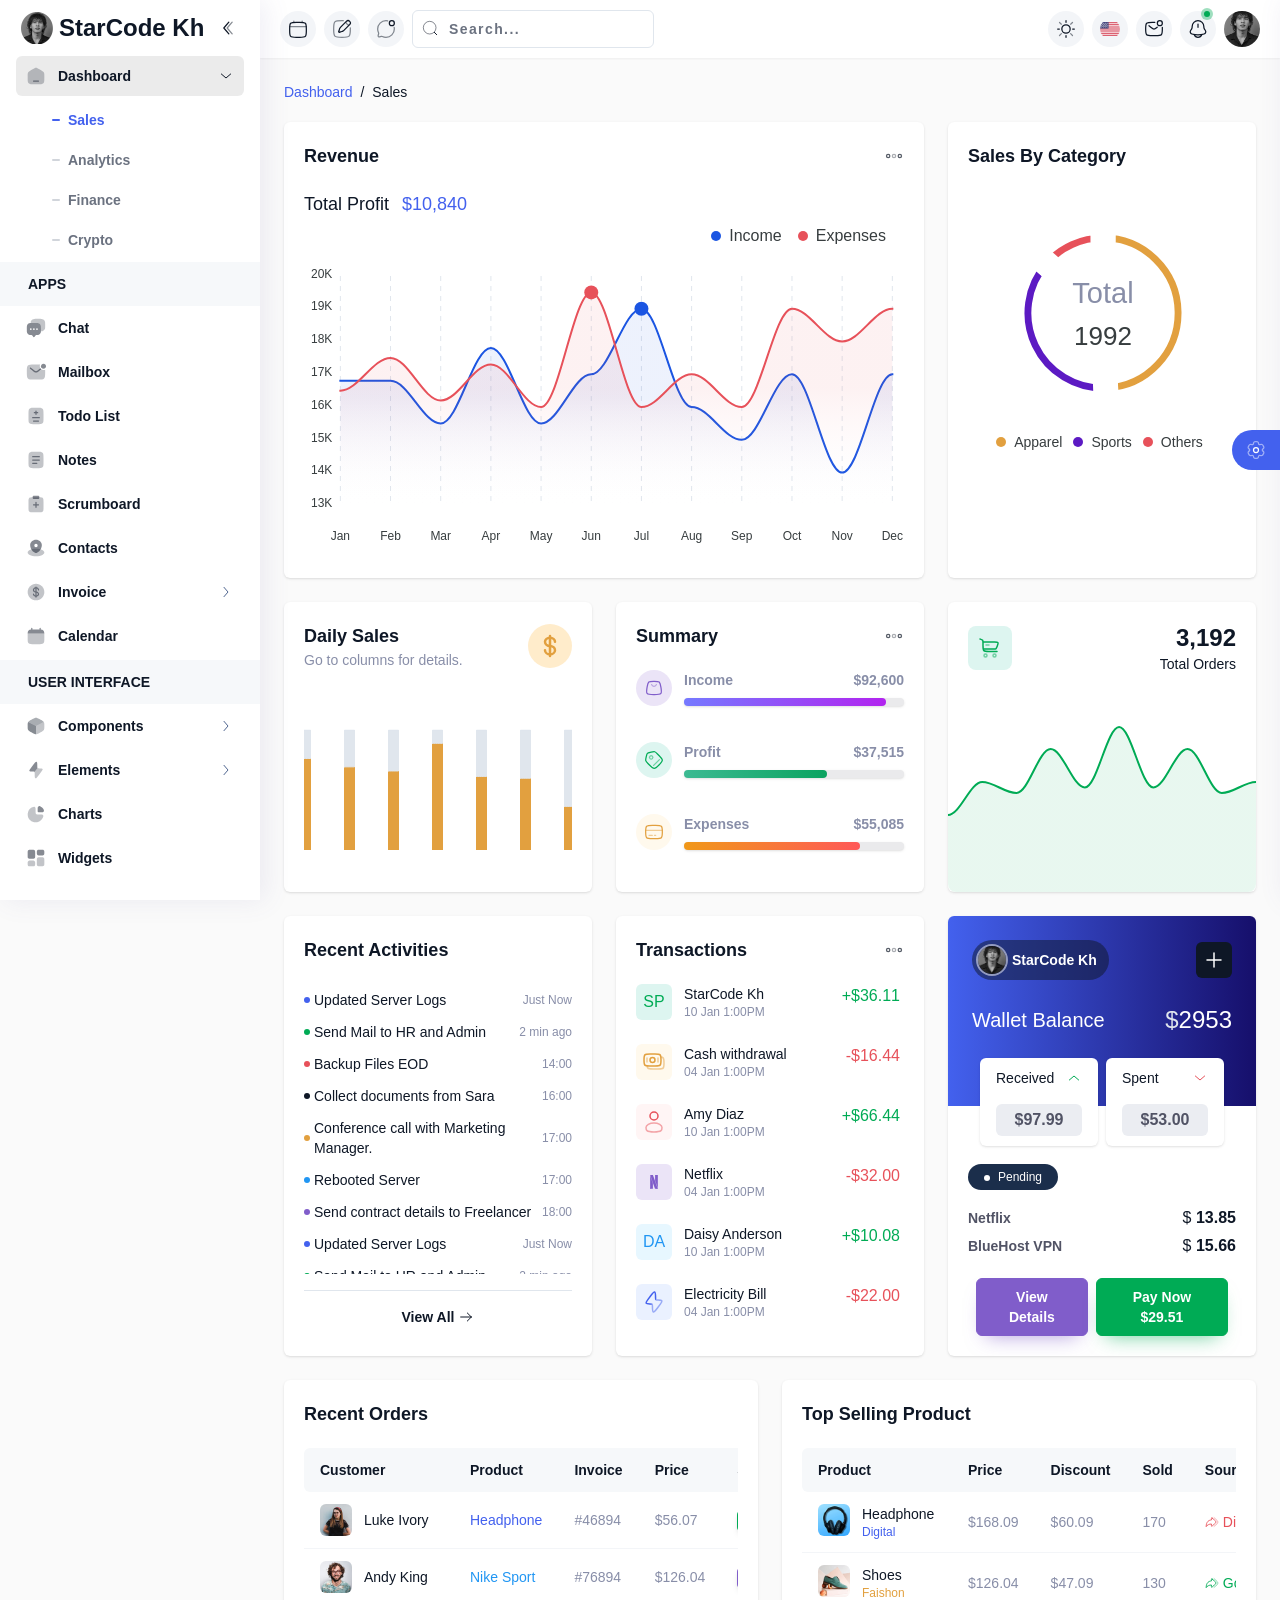
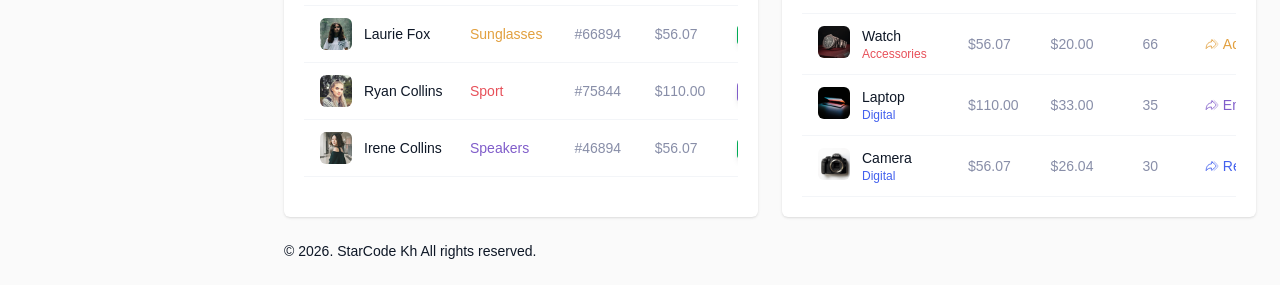
<file: Shareholder Management System/admin-template-pro-html-bootstrap-5-main/index.html>
﻿<!DOCTYPE html>
<html lang="en" dir="ltr">
    <head>
        <meta charset="utf-8">
        <meta http-equiv="X-UA-Compatible" content="IE=edge">
        <title>Dashboard Template</title>
        <meta name="viewport" content="width=device-width, initial-scale=1">
        <link rel="icon" type="image/x-icon" href="favicon.png">
        <link rel="preconnect" href="https://fonts.googleapis.com">
        <link rel="preconnect" href="https://fonts.gstatic.com" crossorigin="">
        <link href="css2?family=Nunito:wght@400;500;600;700;800&display=swap" rel="stylesheet">
        <link rel="stylesheet" type="text/css" media="screen" href="assets/css/perfect-scrollbar.min.css">
        <link rel="stylesheet" type="text/css" media="screen" href="assets/css/style.css">
        <link defer="" rel="stylesheet" type="text/css" media="screen" href="assets/css/animate.css">
        <script src="assets/js/perfect-scrollbar.min.js"></script>
        <script defer="" src="assets/js/popper.min.js"></script>
        <script defer="" src="assets/js/tippy-bundle.umd.min.js"></script>
        <script defer="" src="assets/js/sweetalert.min.js"></script>
    </head>

    <body x-data="main" class="relative overflow-x-hidden font-nunito text-sm font-normal antialiased" :class="[ $store.app.sidebar ? 'toggle-sidebar' : '', $store.app.theme === 'dark' || $store.app.isDarkMode ?  'dark' : '', $store.app.menu, $store.app.layout,$store.app.rtlClass]">
        <!-- sidebar menu overlay -->
        <div x-cloak="" class="fixed inset-0 z-50 bg-[black]/60 lg:hidden" :class="{'hidden' : !$store.app.sidebar}" @click="$store.app.toggleSidebar()"></div>

        <!-- screen loader -->
        <div class="screen_loader animate__animated fixed inset-0 z-[60] grid place-content-center bg-[#fafafa] dark:bg-[#060818]">
            <svg width="64" height="64" viewbox="0 0 135 135" xmlns="http://www.w3.org/2000/svg" fill="#4361ee">
                <path d="M67.447 58c5.523 0 10-4.477 10-10s-4.477-10-10-10-10 4.477-10 10 4.477 10 10 10zm9.448 9.447c0 5.523 4.477 10 10 10 5.522 0 10-4.477 10-10s-4.478-10-10-10c-5.523 0-10 4.477-10 10zm-9.448 9.448c-5.523 0-10 4.477-10 10 0 5.522 4.477 10 10 10s10-4.478 10-10c0-5.523-4.477-10-10-10zM58 67.447c0-5.523-4.477-10-10-10s-10 4.477-10 10 4.477 10 10 10 10-4.477 10-10z">
                    <animatetransform attributename="transform" type="rotate" from="0 67 67" to="-360 67 67" dur="2.5s" repeatcount="indefinite"></animatetransform>
                </path>
                <path d="M28.19 40.31c6.627 0 12-5.374 12-12 0-6.628-5.373-12-12-12-6.628 0-12 5.372-12 12 0 6.626 5.372 12 12 12zm30.72-19.825c4.686 4.687 12.284 4.687 16.97 0 4.686-4.686 4.686-12.284 0-16.97-4.686-4.687-12.284-4.687-16.97 0-4.687 4.686-4.687 12.284 0 16.97zm35.74 7.705c0 6.627 5.37 12 12 12 6.626 0 12-5.373 12-12 0-6.628-5.374-12-12-12-6.63 0-12 5.372-12 12zm19.822 30.72c-4.686 4.686-4.686 12.284 0 16.97 4.687 4.686 12.285 4.686 16.97 0 4.687-4.686 4.687-12.284 0-16.97-4.685-4.687-12.283-4.687-16.97 0zm-7.704 35.74c-6.627 0-12 5.37-12 12 0 6.626 5.373 12 12 12s12-5.374 12-12c0-6.63-5.373-12-12-12zm-30.72 19.822c-4.686-4.686-12.284-4.686-16.97 0-4.686 4.687-4.686 12.285 0 16.97 4.686 4.687 12.284 4.687 16.97 0 4.687-4.685 4.687-12.283 0-16.97zm-35.74-7.704c0-6.627-5.372-12-12-12-6.626 0-12 5.373-12 12s5.374 12 12 12c6.628 0 12-5.373 12-12zm-19.823-30.72c4.687-4.686 4.687-12.284 0-16.97-4.686-4.686-12.284-4.686-16.97 0-4.687 4.686-4.687 12.284 0 16.97 4.686 4.687 12.284 4.687 16.97 0z">
                    <animatetransform attributename="transform" type="rotate" from="0 67 67" to="360 67 67" dur="8s" repeatcount="indefinite"></animatetransform>
                </path>
            </svg>
        </div>

        <!-- scroll to top button -->
        <div class="fixed bottom-6 z-50 ltr:right-6 rtl:left-6" x-data="scrollToTop">
            <template x-if="showTopButton">
                <button type="button" class="btn btn-outline-primary animate-pulse rounded-full bg-[#fafafa] p-2 dark:bg-[#060818] dark:hover:bg-primary" @click="goToTop">
                    <svg width="24" height="24" class="h-4 w-4" viewbox="0 0 24 24" fill="none" xmlns="http://www.w3.org/2000/svg">
                        <path opacity="0.5" fill-rule="evenodd" clip-rule="evenodd" d="M12 20.75C12.4142 20.75 12.75 20.4142 12.75 20L12.75 10.75L11.25 10.75L11.25 20C11.25 20.4142 11.5858 20.75 12 20.75Z" fill="currentColor"></path>
                        <path d="M6.00002 10.75C5.69667 10.75 5.4232 10.5673 5.30711 10.287C5.19103 10.0068 5.25519 9.68417 5.46969 9.46967L11.4697 3.46967C11.6103 3.32902 11.8011 3.25 12 3.25C12.1989 3.25 12.3897 3.32902 12.5304 3.46967L18.5304 9.46967C18.7449 9.68417 18.809 10.0068 18.6929 10.287C18.5768 10.5673 18.3034 10.75 18 10.75L6.00002 10.75Z" fill="currentColor"></path>
                    </svg>
                </button>
            </template>
            
        </div>

        <!-- start theme customizer section -->
        <div x-data="customizer">
            <div class="fixed inset-0 z-[51] hidden bg-[black]/60 px-4 transition-[display]" :class="{'!block': showCustomizer}" @click="showCustomizer = false"></div>

            <nav class="fixed bottom-0 top-0 z-[51] w-full max-w-[400px] bg-white p-4 shadow-[5px_0_25px_0_rgba(94,92,154,0.1)] transition-[right] duration-300 ltr:-right-[400px] rtl:-left-[400px] dark:bg-[#0e1726]" :class="{'ltr:!right-0 rtl:!left-0' : showCustomizer}">
                <a href="javascript:;" class="absolute bottom-0 top-0 my-auto flex h-10 w-12 cursor-pointer items-center justify-center bg-primary text-white ltr:-left-12 ltr:rounded-bl-full ltr:rounded-tl-full rtl:-right-12 rtl:rounded-br-full rtl:rounded-tr-full" @click="showCustomizer = !showCustomizer">
                    <svg width="24" height="24" viewbox="0 0 24 24" fill="none" xmlns="http://www.w3.org/2000/svg" class="h-5 w-5 animate-[spin_3s_linear_infinite]">
                        <circle cx="12" cy="12" r="3" stroke="currentColor" stroke-width="1.5"></circle>
                        <path opacity="0.5" d="M13.7654 2.15224C13.3978 2 12.9319 2 12 2C11.0681 2 10.6022 2 10.2346 2.15224C9.74457 2.35523 9.35522 2.74458 9.15223 3.23463C9.05957 3.45834 9.0233 3.7185 9.00911 4.09799C8.98826 4.65568 8.70226 5.17189 8.21894 5.45093C7.73564 5.72996 7.14559 5.71954 6.65219 5.45876C6.31645 5.2813 6.07301 5.18262 5.83294 5.15102C5.30704 5.08178 4.77518 5.22429 4.35436 5.5472C4.03874 5.78938 3.80577 6.1929 3.33983 6.99993C2.87389 7.80697 2.64092 8.21048 2.58899 8.60491C2.51976 9.1308 2.66227 9.66266 2.98518 10.0835C3.13256 10.2756 3.3397 10.437 3.66119 10.639C4.1338 10.936 4.43789 11.4419 4.43786 12C4.43783 12.5581 4.13375 13.0639 3.66118 13.3608C3.33965 13.5629 3.13248 13.7244 2.98508 13.9165C2.66217 14.3373 2.51966 14.8691 2.5889 15.395C2.64082 15.7894 2.87379 16.193 3.33973 17C3.80568 17.807 4.03865 18.2106 4.35426 18.4527C4.77508 18.7756 5.30694 18.9181 5.83284 18.8489C6.07289 18.8173 6.31632 18.7186 6.65204 18.5412C7.14547 18.2804 7.73556 18.27 8.2189 18.549C8.70224 18.8281 8.98826 19.3443 9.00911 19.9021C9.02331 20.2815 9.05957 20.5417 9.15223 20.7654C9.35522 21.2554 9.74457 21.6448 10.2346 21.8478C10.6022 22 11.0681 22 12 22C12.9319 22 13.3978 22 13.7654 21.8478C14.2554 21.6448 14.6448 21.2554 14.8477 20.7654C14.9404 20.5417 14.9767 20.2815 14.9909 19.902C15.0117 19.3443 15.2977 18.8281 15.781 18.549C16.2643 18.2699 16.8544 18.2804 17.3479 18.5412C17.6836 18.7186 17.927 18.8172 18.167 18.8488C18.6929 18.9181 19.2248 18.7756 19.6456 18.4527C19.9612 18.2105 20.1942 17.807 20.6601 16.9999C21.1261 16.1929 21.3591 15.7894 21.411 15.395C21.4802 14.8691 21.3377 14.3372 21.0148 13.9164C20.8674 13.7243 20.6602 13.5628 20.3387 13.3608C19.8662 13.0639 19.5621 12.558 19.5621 11.9999C19.5621 11.4418 19.8662 10.9361 20.3387 10.6392C20.6603 10.4371 20.8675 10.2757 21.0149 10.0835C21.3378 9.66273 21.4803 9.13087 21.4111 8.60497C21.3592 8.21055 21.1262 7.80703 20.6602 7C20.1943 6.19297 19.9613 5.78945 19.6457 5.54727C19.2249 5.22436 18.693 5.08185 18.1671 5.15109C17.9271 5.18269 17.6837 5.28136 17.3479 5.4588C16.8545 5.71959 16.2644 5.73002 15.7811 5.45096C15.2977 5.17191 15.0117 4.65566 14.9909 4.09794C14.9767 3.71848 14.9404 3.45833 14.8477 3.23463C14.6448 2.74458 14.2554 2.35523 13.7654 2.15224Z" stroke="currentColor" stroke-width="1.5"></path>
                    </svg>
                </a>
                <div class="perfect-scrollbar h-full overflow-y-auto overflow-x-hidden">
                    <div class="relative pb-5 text-center">
                        <a href="javascript:;" class="absolute top-0 opacity-30 hover:opacity-100 ltr:right-0 rtl:left-0 dark:text-white" @click="showCustomizer = false">
                            <svg xmlns="http://www.w3.org/2000/svg" width="24px" height="24px" viewbox="0 0 24 24" fill="none" stroke="currentColor" stroke-width="1.5" stroke-linecap="round" stroke-linejoin="round" class="h-5 w-5">
                                <line x1="18" y1="6" x2="6" y2="18"></line>
                                <line x1="6" y1="6" x2="18" y2="18"></line>
                            </svg>
                        </a>
                        <h4 class="mb-1 dark:text-white">TEMPLATE CUSTOMIZER</h4>
                        <p class="text-white-dark">Set preferences that will be cookied for your live preview demonstration.</p>
                    </div>
                    <div class="mb-3 rounded-md border border-dashed border-[#e0e6ed] p-3 dark:border-[#1b2e4b]">
                        <h5 class="mb-1 text-base leading-none dark:text-white">Color Scheme</h5>
                        <p class="text-xs text-white-dark">Overall light or dark presentation.</p>
                        <div class="mt-3 grid grid-cols-3 gap-2">
                            <button type="button" class="btn" :class="[$store.app.theme === 'light' ? 'btn-primary' :'btn-outline-primary']" @click="$store.app.toggleTheme('light')">
                                <svg width="20" height="20" viewbox="0 0 24 24" fill="none" xmlns="http://www.w3.org/2000/svg" class="h-5 w-5 shrink-0 ltr:mr-2 rtl:ml-2">
                                    <circle cx="12" cy="12" r="5" stroke="currentColor" stroke-width="1.5"></circle>
                                    <path d="M12 2V4" stroke="currentColor" stroke-width="1.5" stroke-linecap="round"></path>
                                    <path d="M12 20V22" stroke="currentColor" stroke-width="1.5" stroke-linecap="round"></path>
                                    <path d="M4 12L2 12" stroke="currentColor" stroke-width="1.5" stroke-linecap="round"></path>
                                    <path d="M22 12L20 12" stroke="currentColor" stroke-width="1.5" stroke-linecap="round"></path>
                                    <path opacity="0.5" d="M19.7778 4.22266L17.5558 6.25424" stroke="currentColor" stroke-width="1.5" stroke-linecap="round"></path>
                                    <path opacity="0.5" d="M4.22217 4.22266L6.44418 6.25424" stroke="currentColor" stroke-width="1.5" stroke-linecap="round"></path>
                                    <path opacity="0.5" d="M6.44434 17.5557L4.22211 19.7779" stroke="currentColor" stroke-width="1.5" stroke-linecap="round"></path>
                                    <path opacity="0.5" d="M19.7778 19.7773L17.5558 17.5551" stroke="currentColor" stroke-width="1.5" stroke-linecap="round"></path>
                                </svg>
                                Light
                            </button>
                            <button type="button" class="btn" :class="[$store.app.theme === 'dark' ? 'btn-primary' :'btn-outline-primary']" @click="$store.app.toggleTheme('dark')">
                                <svg width="20" height="20" viewbox="0 0 24 24" fill="none" xmlns="http://www.w3.org/2000/svg" class="h-5 w-5 shrink-0 ltr:mr-2 rtl:ml-2">
                                    <path d="M21.0672 11.8568L20.4253 11.469L21.0672 11.8568ZM12.1432 2.93276L11.7553 2.29085V2.29085L12.1432 2.93276ZM21.25 12C21.25 17.1086 17.1086 21.25 12 21.25V22.75C17.9371 22.75 22.75 17.9371 22.75 12H21.25ZM12 21.25C6.89137 21.25 2.75 17.1086 2.75 12H1.25C1.25 17.9371 6.06294 22.75 12 22.75V21.25ZM2.75 12C2.75 6.89137 6.89137 2.75 12 2.75V1.25C6.06294 1.25 1.25 6.06294 1.25 12H2.75ZM15.5 14.25C12.3244 14.25 9.75 11.6756 9.75 8.5H8.25C8.25 12.5041 11.4959 15.75 15.5 15.75V14.25ZM20.4253 11.469C19.4172 13.1373 17.5882 14.25 15.5 14.25V15.75C18.1349 15.75 20.4407 14.3439 21.7092 12.2447L20.4253 11.469ZM9.75 8.5C9.75 6.41182 10.8627 4.5828 12.531 3.57467L11.7553 2.29085C9.65609 3.5593 8.25 5.86509 8.25 8.5H9.75ZM12 2.75C11.9115 2.75 11.8077 2.71008 11.7324 2.63168C11.6686 2.56527 11.6538 2.50244 11.6503 2.47703C11.6461 2.44587 11.6482 2.35557 11.7553 2.29085L12.531 3.57467C13.0342 3.27065 13.196 2.71398 13.1368 2.27627C13.0754 1.82126 12.7166 1.25 12 1.25V2.75ZM21.7092 12.2447C21.6444 12.3518 21.5541 12.3539 21.523 12.3497C21.4976 12.3462 21.4347 12.3314 21.3683 12.2676C21.2899 12.1923 21.25 12.0885 21.25 12H22.75C22.75 11.2834 22.1787 10.9246 21.7237 10.8632C21.286 10.804 20.7293 10.9658 20.4253 11.469L21.7092 12.2447Z" fill="currentColor"></path>
                                </svg>
                                Dark
                            </button>
                            <button type="button" class="btn" :class="[$store.app.theme === 'system' ? 'btn-primary' :'btn-outline-primary']" @click="$store.app.toggleTheme('system')">
                                <svg width="20" height="20" viewbox="0 0 24 24" fill="none" xmlns="http://www.w3.org/2000/svg" class="h-5 w-5 shrink-0 ltr:mr-2 rtl:ml-2">
                                    <path d="M3 9C3 6.17157 3 4.75736 3.87868 3.87868C4.75736 3 6.17157 3 9 3H15C17.8284 3 19.2426 3 20.1213 3.87868C21 4.75736 21 6.17157 21 9V14C21 15.8856 21 16.8284 20.4142 17.4142C19.8284 18 18.8856 18 17 18H7C5.11438 18 4.17157 18 3.58579 17.4142C3 16.8284 3 15.8856 3 14V9Z" stroke="currentColor" stroke-width="1.5"></path>
                                    <path opacity="0.5" d="M22 21H2" stroke="currentColor" stroke-width="1.5" stroke-linecap="round"></path>
                                    <path opacity="0.5" d="M15 15H9" stroke="currentColor" stroke-width="1.5" stroke-linecap="round"></path>
                                </svg>
                                System
                            </button>
                        </div>
                    </div>

                    <div class="mb-3 rounded-md border border-dashed border-[#e0e6ed] p-3 dark:border-[#1b2e4b]">
                        <h5 class="mb-1 text-base leading-none dark:text-white">Navigation Position</h5>
                        <p class="text-xs text-white-dark">Select the primary navigation paradigm for your app.</p>
                        <div class="mt-3 grid grid-cols-3 gap-2">
                            <button type="button" class="btn" :class="[$store.app.menu === 'horizontal' ? 'btn-primary' :'btn-outline-primary']" @click="$store.app.toggleMenu('horizontal')">
                                Horizontal
                            </button>
                            <button type="button" class="btn" :class="[$store.app.menu === 'vertical' ? 'btn-primary' :'btn-outline-primary']" @click="$store.app.toggleMenu('vertical')">
                                Vertical
                            </button>
                            <button type="button" class="btn" :class="[$store.app.menu === 'collapsible-vertical' ? 'btn-primary' :'btn-outline-primary']" @click="$store.app.toggleMenu('collapsible-vertical')">
                                Collapsible
                            </button>
                        </div>
                        <div class="mt-5 text-primary">
                            <label class="mb-0 inline-flex">
                                <input x-model="$store.app.semidark" type="checkbox" :value="true" class="form-checkbox" @change="$store.app.toggleSemidark()">
                                <span>Semi Dark (Sidebar & Header)</span>
                            </label>
                        </div>
                    </div>
                    <div class="mb-3 rounded-md border border-dashed border-[#e0e6ed] p-3 dark:border-[#1b2e4b]">
                        <h5 class="mb-1 text-base leading-none dark:text-white">Layout Style</h5>
                        <p class="text-xs text-white-dark">Select the primary layout style for your app.</p>
                        <div class="mt-3 flex gap-2">
                            <button type="button" class="btn flex-auto" :class="[$store.app.layout === 'boxed-layout' ? 'btn-primary' :'btn-outline-primary']" @click="$store.app.toggleLayout('boxed-layout')">
                                Box
                            </button>
                            <button type="button" class="btn flex-auto" :class="[$store.app.layout === 'full' ? 'btn-primary' :'btn-outline-primary']" @click="$store.app.toggleLayout('full')">
                                Full
                            </button>
                        </div>
                    </div>
                    <div class="mb-3 rounded-md border border-dashed border-[#e0e6ed] p-3 dark:border-[#1b2e4b]">
                        <h5 class="mb-1 text-base leading-none dark:text-white">Direction</h5>
                        <p class="text-xs text-white-dark">Select the direction for your app.</p>
                        <div class="mt-3 flex gap-2">
                            <button type="button" class="btn flex-auto" :class="[$store.app.rtlClass === 'ltr' ? 'btn-primary' :'btn-outline-primary']" @click="$store.app.toggleRTL('ltr')">
                                LTR
                            </button>
                            <button type="button" class="btn flex-auto" :class="[$store.app.rtlClass === 'rtl' ? 'btn-primary' :'btn-outline-primary']" @click="$store.app.toggleRTL('rtl')">
                                RTL
                            </button>
                        </div>
                    </div>

                    <div class="mb-3 rounded-md border border-dashed border-[#e0e6ed] p-3 dark:border-[#1b2e4b]">
                        <h5 class="mb-1 text-base leading-none dark:text-white">Navbar Type</h5>
                        <p class="text-xs text-white-dark">Sticky or Floating.</p>
                        <div class="mt-3 flex items-center gap-3 text-primary">
                            <label class="mb-0 inline-flex">
                                <input x-model="$store.app.navbar" type="radio" value="navbar-sticky" class="form-radio" @change="$store.app.toggleNavbar()">
                                <span>Sticky</span>
                            </label>
                            <label class="mb-0 inline-flex">
                                <input x-model="$store.app.navbar" type="radio" value="navbar-floating" class="form-radio" @change="$store.app.toggleNavbar()">
                                <span>Floating</span>
                            </label>
                            <label class="mb-0 inline-flex">
                                <input x-model="$store.app.navbar" type="radio" value="navbar-static" class="form-radio" @change="$store.app.toggleNavbar()">
                                <span>Static</span>
                            </label>
                        </div>
                    </div>

                    <div class="mb-3 rounded-md border border-dashed border-[#e0e6ed] p-3 dark:border-[#1b2e4b]">
                        <h5 class="mb-1 text-base leading-none dark:text-white">Router Transition</h5>
                        <p class="text-xs text-white-dark">Animation of main content.</p>
                        <div class="mt-3">
                            <select x-model="$store.app.animation" class="form-select border-primary text-primary" @change="$store.app.toggleAnimation()">
                                <option value="">None</option>
                                <option value="animate__fadeIn">Fade</option>
                                <option value="animate__fadeInDown">Fade Down</option>
                                <option value="animate__fadeInUp">Fade Up</option>
                                <option value="animate__fadeInLeft">Fade Left</option>
                                <option value="animate__fadeInRight">Fade Right</option>
                                <option value="animate__slideInDown">Slide Down</option>
                                <option value="animate__slideInLeft">Slide Left</option>
                                <option value="animate__slideInRight">Slide Right</option>
                                <option value="animate__zoomIn">Zoom In</option>
                            </select>
                        </div>
                    </div>
                </div>
            </nav>
        </div>
        <!-- end theme customizer section -->

        <div class="main-container min-h-screen text-black dark:text-white-dark" :class="[$store.app.navbar]">
            <!-- start sidebar section -->
            <div :class="{'dark text-white-dark' : $store.app.semidark}">
                <nav x-data="sidebar" class="sidebar fixed bottom-0 top-0 z-50 h-full min-h-screen w-[260px] shadow-[5px_0_25px_0_rgba(94,92,154,0.1)] transition-all duration-300">
                    <div class="h-full bg-white dark:bg-[#0e1726]">
                        <div class="flex items-center justify-between px-4 py-3">
                            <a href="index.html" class="main-logo flex shrink-0 items-center">
                                <img class="ml-[5px] w-8 flex-none" src="assets/images/logo.png" alt="image">
                                <span class="align-middle text-2xl font-semibold ltr:ml-1.5 rtl:mr-1.5 dark:text-white-light lg:inline">StarCode Kh</span>
                            </a>
                            <a href="javascript:;" class="collapse-icon flex h-8 w-8 items-center rounded-full transition duration-300 hover:bg-gray-500/10 rtl:rotate-180 dark:text-white-light dark:hover:bg-dark-light/10" @click="$store.app.toggleSidebar()">
                                <svg class="m-auto h-5 w-5" width="20" height="20" viewbox="0 0 24 24" fill="none" xmlns="http://www.w3.org/2000/svg">
                                    <path d="M13 19L7 12L13 5" stroke="currentColor" stroke-width="1.5" stroke-linecap="round" stroke-linejoin="round"></path>
                                    <path opacity="0.5" d="M16.9998 19L10.9998 12L16.9998 5" stroke="currentColor" stroke-width="1.5" stroke-linecap="round" stroke-linejoin="round"></path>
                                </svg>
                            </a>
                        </div>
                        <ul class="perfect-scrollbar relative h-[calc(100vh-80px)] space-y-0.5 overflow-y-auto overflow-x-hidden p-4 py-0 font-semibold" x-data="{ activeDropdown: 'dashboard' }">
                            <li class="menu nav-item">
                                <button type="button" class="nav-link group" :class="{'active' : activeDropdown === 'dashboard'}" @click="activeDropdown === 'dashboard' ? activeDropdown = null : activeDropdown = 'dashboard'">
                                    <div class="flex items-center">
                                        <svg class="shrink-0 group-hover:!text-primary" width="20" height="20" viewbox="0 0 24 24" fill="none" xmlns="http://www.w3.org/2000/svg">
                                            <path opacity="0.5" d="M2 12.2039C2 9.91549 2 8.77128 2.5192 7.82274C3.0384 6.87421 3.98695 6.28551 5.88403 5.10813L7.88403 3.86687C9.88939 2.62229 10.8921 2 12 2C13.1079 2 14.1106 2.62229 16.116 3.86687L18.116 5.10812C20.0131 6.28551 20.9616 6.87421 21.4808 7.82274C22 8.77128 22 9.91549 22 12.2039V13.725C22 17.6258 22 19.5763 20.8284 20.7881C19.6569 22 17.7712 22 14 22H10C6.22876 22 4.34315 22 3.17157 20.7881C2 19.5763 2 17.6258 2 13.725V12.2039Z" fill="currentColor"></path>
                                            <path d="M9 17.25C8.58579 17.25 8.25 17.5858 8.25 18C8.25 18.4142 8.58579 18.75 9 18.75H15C15.4142 18.75 15.75 18.4142 15.75 18C15.75 17.5858 15.4142 17.25 15 17.25H9Z" fill="currentColor"></path>
                                        </svg>

                                        <span class="text-black ltr:pl-3 rtl:pr-3 dark:text-[#506690] dark:group-hover:text-white-dark">Dashboard</span>
                                    </div>
                                    <div class="rtl:rotate-180" :class="{'!rotate-90' : activeDropdown === 'dashboard'}">
                                        <svg width="16" height="16" viewbox="0 0 24 24" fill="none" xmlns="http://www.w3.org/2000/svg">
                                            <path d="M9 5L15 12L9 19" stroke="currentColor" stroke-width="1.5" stroke-linecap="round" stroke-linejoin="round"></path>
                                        </svg>
                                    </div>
                                </button>
                                <ul x-cloak="" x-show="activeDropdown === 'dashboard'" x-collapse="" class="sub-menu text-gray-500">
                                    <li>
                                        <a href="index.html" class="active">Sales</a>
                                    </li>
                                    <li>
                                        <a href="analytics.html">Analytics</a>
                                    </li>
                                    <li>
                                        <a href="finance.html">Finance</a>
                                    </li>
                                    <li>
                                        <a href="crypto.html">Crypto</a>
                                    </li>
                                </ul>
                            </li>

                            <h2 class="-mx-4 mb-1 flex items-center bg-white-light/30 px-7 py-3 font-extrabold uppercase dark:bg-dark dark:bg-opacity-[0.08]">
                                <svg class="hidden h-5 w-4 flex-none" viewbox="0 0 24 24" stroke="currentColor" stroke-width="1.5" fill="none" stroke-linecap="round" stroke-linejoin="round">
                                    <line x1="5" y1="12" x2="19" y2="12"></line>
                                </svg>
                                <span>Apps</span>
                            </h2>

                            <li class="nav-item">
                                <ul>
                                    <li class="nav-item">
                                        <a href="apps-chat.html" class="group">
                                            <div class="flex items-center">
                                                <svg class="shrink-0 group-hover:!text-primary" width="20" height="20" viewbox="0 0 24 24" fill="none" xmlns="http://www.w3.org/2000/svg">
                                                    <path fill-rule="evenodd" clip-rule="evenodd" d="M10.4036 22.4797L10.6787 22.015C11.1195 21.2703 11.3399 20.8979 11.691 20.6902C12.0422 20.4825 12.5001 20.4678 13.4161 20.4385C14.275 20.4111 14.8523 20.3361 15.3458 20.1317C16.385 19.7012 17.2106 18.8756 17.641 17.8365C17.9639 17.0571 17.9639 16.0691 17.9639 14.093V13.2448C17.9639 10.4683 17.9639 9.08006 17.3389 8.06023C16.9892 7.48958 16.5094 7.0098 15.9388 6.66011C14.919 6.03516 13.5307 6.03516 10.7542 6.03516H8.20964C5.43314 6.03516 4.04489 6.03516 3.02507 6.66011C2.45442 7.0098 1.97464 7.48958 1.62495 8.06023C1 9.08006 1 10.4683 1 13.2448V14.093C1 16.0691 1 17.0571 1.32282 17.8365C1.75326 18.8756 2.57886 19.7012 3.61802 20.1317C4.11158 20.3361 4.68882 20.4111 5.5477 20.4385C6.46368 20.4678 6.92167 20.4825 7.27278 20.6902C7.6239 20.8979 7.84431 21.2703 8.28514 22.015L8.5602 22.4797C8.97002 23.1721 9.9938 23.1721 10.4036 22.4797ZM13.1928 14.5171C13.7783 14.5171 14.253 14.0424 14.253 13.4568C14.253 12.8713 13.7783 12.3966 13.1928 12.3966C12.6072 12.3966 12.1325 12.8713 12.1325 13.4568C12.1325 14.0424 12.6072 14.5171 13.1928 14.5171ZM10.5422 13.4568C10.5422 14.0424 10.0675 14.5171 9.48193 14.5171C8.89637 14.5171 8.42169 14.0424 8.42169 13.4568C8.42169 12.8713 8.89637 12.3966 9.48193 12.3966C10.0675 12.3966 10.5422 12.8713 10.5422 13.4568ZM5.77108 14.5171C6.35664 14.5171 6.83133 14.0424 6.83133 13.4568C6.83133 12.8713 6.35664 12.3966 5.77108 12.3966C5.18553 12.3966 4.71084 12.8713 4.71084 13.4568C4.71084 14.0424 5.18553 14.5171 5.77108 14.5171Z" fill="currentColor"></path>
                                                    <path opacity="0.5" d="M15.486 1C16.7529 0.999992 17.7603 0.999986 18.5683 1.07681C19.3967 1.15558 20.0972 1.32069 20.7212 1.70307C21.3632 2.09648 21.9029 2.63623 22.2963 3.27821C22.6787 3.90219 22.8438 4.60265 22.9226 5.43112C22.9994 6.23907 22.9994 7.24658 22.9994 8.51343V9.37869C22.9994 10.2803 22.9994 10.9975 22.9597 11.579C22.9191 12.174 22.8344 12.6848 22.6362 13.1632C22.152 14.3323 21.2232 15.2611 20.0541 15.7453C20.0249 15.7574 19.9955 15.7691 19.966 15.7804C19.8249 15.8343 19.7039 15.8806 19.5978 15.915H17.9477C17.9639 15.416 17.9639 14.8217 17.9639 14.093V13.2448C17.9639 10.4683 17.9639 9.08006 17.3389 8.06023C16.9892 7.48958 16.5094 7.0098 15.9388 6.66011C14.919 6.03516 13.5307 6.03516 10.7542 6.03516H8.20964C7.22423 6.03516 6.41369 6.03516 5.73242 6.06309V4.4127C5.76513 4.29934 5.80995 4.16941 5.86255 4.0169C5.95202 3.75751 6.06509 3.51219 6.20848 3.27821C6.60188 2.63623 7.14163 2.09648 7.78361 1.70307C8.40759 1.32069 9.10805 1.15558 9.93651 1.07681C10.7445 0.999986 11.7519 0.999992 13.0188 1H15.486Z" fill="currentColor"></path>
                                                </svg>
                                                <span class="text-black ltr:pl-3 rtl:pr-3 dark:text-[#506690] dark:group-hover:text-white-dark">Chat</span>
                                            </div>
                                        </a>
                                    </li>
                                    <li class="nav-item">
                                        <a href="apps-mailbox.html" class="group">
                                            <div class="flex items-center">
                                                <svg class="shrink-0 group-hover:!text-primary" width="20" height="20" viewbox="0 0 24 24" fill="none" xmlns="http://www.w3.org/2000/svg">
                                                    <path d="M24 5C24 6.65685 22.6569 8 21 8C19.3431 8 18 6.65685 18 5C18 3.34315 19.3431 2 21 2C22.6569 2 24 3.34315 24 5Z" fill="currentColor"></path>
                                                    <path d="M17.2339 7.46394L15.6973 8.74444C14.671 9.59966 13.9585 10.1915 13.357 10.5784C12.7747 10.9529 12.3798 11.0786 12.0002 11.0786C11.6206 11.0786 11.2258 10.9529 10.6435 10.5784C10.0419 10.1915 9.32941 9.59966 8.30315 8.74444L5.92837 6.76546C5.57834 6.47377 5.05812 6.52106 4.76643 6.87109C4.47474 7.22112 4.52204 7.74133 4.87206 8.03302L7.28821 10.0465C8.2632 10.859 9.05344 11.5176 9.75091 11.9661C10.4775 12.4334 11.185 12.7286 12.0002 12.7286C12.8154 12.7286 13.523 12.4334 14.2495 11.9661C14.947 11.5176 15.7372 10.859 16.7122 10.0465L18.3785 8.65795C17.9274 8.33414 17.5388 7.92898 17.2339 7.46394Z" fill="currentColor"></path>
                                                    <path d="M18.4538 6.58719C18.7362 6.53653 19.0372 6.63487 19.234 6.87109C19.3965 7.06614 19.4538 7.31403 19.4121 7.54579C19.0244 7.30344 18.696 6.97499 18.4538 6.58719Z" fill="currentColor"></path>
                                                    <path opacity="0.5" d="M16.9576 3.02099C16.156 3 15.2437 3 14.2 3H9.8C5.65164 3 3.57746 3 2.28873 4.31802C1 5.63604 1 7.75736 1 12C1 16.2426 1 18.364 2.28873 19.682C3.57746 21 5.65164 21 9.8 21H14.2C18.3484 21 20.4225 21 21.7113 19.682C23 18.364 23 16.2426 23 12C23 10.9326 23 9.99953 22.9795 9.1797C22.3821 9.47943 21.7103 9.64773 21 9.64773C18.5147 9.64773 16.5 7.58722 16.5 5.04545C16.5 4.31904 16.6646 3.63193 16.9576 3.02099Z" fill="currentColor"></path>
                                                </svg>
                                                <span class="text-black ltr:pl-3 rtl:pr-3 dark:text-[#506690] dark:group-hover:text-white-dark">Mailbox</span>
                                            </div>
                                        </a>
                                    </li>
                                    <li class="nav-item">
                                        <a href="apps-todolist.html" class="group">
                                            <div class="flex items-center">
                                                <svg class="shrink-0 group-hover:!text-primary" width="20" height="20" viewbox="0 0 24 24" fill="none" xmlns="http://www.w3.org/2000/svg">
                                                    <path opacity="0.5" d="M3 10C3 6.22876 3 4.34315 4.17157 3.17157C5.34315 2 7.22876 2 11 2H13C16.7712 2 18.6569 2 19.8284 3.17157C21 4.34315 21 6.22876 21 10V14C21 17.7712 21 19.6569 19.8284 20.8284C18.6569 22 16.7712 22 13 22H11C7.22876 22 5.34315 22 4.17157 20.8284C3 19.6569 3 17.7712 3 14V10Z" fill="currentColor"></path>
                                                    <path fill-rule="evenodd" clip-rule="evenodd" d="M12 5.25C12.4142 5.25 12.75 5.58579 12.75 6V7.25H14C14.4142 7.25 14.75 7.58579 14.75 8C14.75 8.41421 14.4142 8.75 14 8.75L12.75 8.75L12.75 10C12.75 10.4142 12.4142 10.75 12 10.75C11.5858 10.75 11.25 10.4142 11.25 10L11.25 8.75H9.99997C9.58575 8.75 9.24997 8.41421 9.24997 8C9.24997 7.58579 9.58575 7.25 9.99997 7.25H11.25L11.25 6C11.25 5.58579 11.5858 5.25 12 5.25ZM7.25 14C7.25 13.5858 7.58579 13.25 8 13.25H16C16.4142 13.25 16.75 13.5858 16.75 14C16.75 14.4142 16.4142 14.75 16 14.75H8C7.58579 14.75 7.25 14.4142 7.25 14ZM8.25 18C8.25 17.5858 8.58579 17.25 9 17.25H15C15.4142 17.25 15.75 17.5858 15.75 18C15.75 18.4142 15.4142 18.75 15 18.75H9C8.58579 18.75 8.25 18.4142 8.25 18Z" fill="currentColor"></path>
                                                </svg>
                                                <span class="text-black ltr:pl-3 rtl:pr-3 dark:text-[#506690] dark:group-hover:text-white-dark">Todo List</span>
                                            </div>
                                        </a>
                                    </li>
                                    <li class="nav-item">
                                        <a href="apps-notes.html" class="group">
                                            <div class="flex items-center">
                                                <svg class="shrink-0 group-hover:!text-primary" width="20" height="20" viewbox="0 0 24 24" fill="none" xmlns="http://www.w3.org/2000/svg">
                                                    <path opacity="0.5" d="M3 10C3 6.22876 3 4.34315 4.17157 3.17157C5.34315 2 7.22876 2 11 2H13C16.7712 2 18.6569 2 19.8284 3.17157C21 4.34315 21 6.22876 21 10V14C21 17.7712 21 19.6569 19.8284 20.8284C18.6569 22 16.7712 22 13 22H11C7.22876 22 5.34315 22 4.17157 20.8284C3 19.6569 3 17.7712 3 14V10Z" fill="currentColor"></path>
                                                    <path fill-rule="evenodd" clip-rule="evenodd" d="M7.25 12C7.25 11.5858 7.58579 11.25 8 11.25H16C16.4142 11.25 16.75 11.5858 16.75 12C16.75 12.4142 16.4142 12.75 16 12.75H8C7.58579 12.75 7.25 12.4142 7.25 12Z" fill="currentColor"></path>
                                                    <path fill-rule="evenodd" clip-rule="evenodd" d="M7.25 8C7.25 7.58579 7.58579 7.25 8 7.25H16C16.4142 7.25 16.75 7.58579 16.75 8C16.75 8.41421 16.4142 8.75 16 8.75H8C7.58579 8.75 7.25 8.41421 7.25 8Z" fill="currentColor"></path>
                                                    <path fill-rule="evenodd" clip-rule="evenodd" d="M7.25 16C7.25 15.5858 7.58579 15.25 8 15.25H13C13.4142 15.25 13.75 15.5858 13.75 16C13.75 16.4142 13.4142 16.75 13 16.75H8C7.58579 16.75 7.25 16.4142 7.25 16Z" fill="currentColor"></path>
                                                </svg>
                                                <span class="text-black ltr:pl-3 rtl:pr-3 dark:text-[#506690] dark:group-hover:text-white-dark">Notes</span>
                                            </div>
                                        </a>
                                    </li>
                                    <li class="nav-item">
                                        <a href="apps-scrumboard.html" class="group">
                                            <div class="flex items-center">
                                                <svg class="shrink-0 group-hover:!text-primary" width="20" height="20" viewbox="0 0 24 24" fill="none" xmlns="http://www.w3.org/2000/svg">
                                                    <path opacity="0.5" d="M21 15.9983V9.99826C21 7.16983 21 5.75562 20.1213 4.87694C19.3529 4.10856 18.175 4.01211 16 4H8C5.82497 4.01211 4.64706 4.10856 3.87868 4.87694C3 5.75562 3 7.16983 3 9.99826V15.9983C3 18.8267 3 20.2409 3.87868 21.1196C4.75736 21.9983 6.17157 21.9983 9 21.9983H15C17.8284 21.9983 19.2426 21.9983 20.1213 21.1196C21 20.2409 21 18.8267 21 15.9983Z" fill="currentColor"></path>
                                                    <path d="M8 3.5C8 2.67157 8.67157 2 9.5 2H14.5C15.3284 2 16 2.67157 16 3.5V4.5C16 5.32843 15.3284 6 14.5 6H9.5C8.67157 6 8 5.32843 8 4.5V3.5Z" fill="currentColor"></path>
                                                    <path fill-rule="evenodd" clip-rule="evenodd" d="M12 9.25C12.4142 9.25 12.75 9.58579 12.75 10V12.25L15 12.25C15.4142 12.25 15.75 12.5858 15.75 13C15.75 13.4142 15.4142 13.75 15 13.75L12.75 13.75L12.75 16C12.75 16.4142 12.4142 16.75 12 16.75C11.5858 16.75 11.25 16.4142 11.25 16L11.25 13.75H9C8.58579 13.75 8.25 13.4142 8.25 13C8.25 12.5858 8.58579 12.25 9 12.25L11.25 12.25L11.25 10C11.25 9.58579 11.5858 9.25 12 9.25Z" fill="currentColor"></path>
                                                </svg>
                                                <span class="text-black ltr:pl-3 rtl:pr-3 dark:text-[#506690] dark:group-hover:text-white-dark">Scrumboard</span>
                                            </div>
                                        </a>
                                    </li>
                                    <li class="nav-item">
                                        <a href="apps-contacts.html" class="group">
                                            <div class="flex items-center">
                                                <svg class="shrink-0 group-hover:!text-primary" width="20" height="20" viewbox="0 0 24 24" fill="none" xmlns="http://www.w3.org/2000/svg">
                                                    <path opacity="0.5" d="M19.7165 20.3624C21.143 19.5846 22 18.5873 22 17.5C22 16.3475 21.0372 15.2961 19.4537 14.5C17.6226 13.5794 14.9617 13 12 13C9.03833 13 6.37738 13.5794 4.54631 14.5C2.96285 15.2961 2 16.3475 2 17.5C2 18.6525 2.96285 19.7039 4.54631 20.5C6.37738 21.4206 9.03833 22 12 22C15.1066 22 17.8823 21.3625 19.7165 20.3624Z" fill="currentColor"></path>
                                                    <path fill-rule="evenodd" clip-rule="evenodd" d="M5 8.51464C5 4.9167 8.13401 2 12 2C15.866 2 19 4.9167 19 8.51464C19 12.0844 16.7658 16.2499 13.2801 17.7396C12.4675 18.0868 11.5325 18.0868 10.7199 17.7396C7.23416 16.2499 5 12.0844 5 8.51464ZM12 11C13.1046 11 14 10.1046 14 9C14 7.89543 13.1046 7 12 7C10.8954 7 10 7.89543 10 9C10 10.1046 10.8954 11 12 11Z" fill="currentColor"></path>
                                                </svg>

                                                <span class="text-black ltr:pl-3 rtl:pr-3 dark:text-[#506690] dark:group-hover:text-white-dark">Contacts</span>
                                            </div>
                                        </a>
                                    </li>
                                    <li class="menu nav-item">
                                        <button type="button" class="nav-link group" :class="{'active' : activeDropdown === 'invoice'}" @click="activeDropdown === 'invoice' ? activeDropdown = null : activeDropdown = 'invoice'">
                                            <div class="flex items-center">
                                                <svg class="shrink-0 group-hover:!text-primary" width="20" height="20" viewbox="0 0 24 24" fill="none" xmlns="http://www.w3.org/2000/svg">
                                                    <path opacity="0.5" fill-rule="evenodd" clip-rule="evenodd" d="M22 12C22 17.5228 17.5228 22 12 22C6.47715 22 2 17.5228 2 12C2 6.47715 6.47715 2 12 2C17.5228 2 22 6.47715 22 12Z" fill="currentColor"></path>
                                                    <path fill-rule="evenodd" clip-rule="evenodd" d="M12 5.25C12.4142 5.25 12.75 5.58579 12.75 6V6.31673C14.3804 6.60867 15.75 7.83361 15.75 9.5C15.75 9.91421 15.4142 10.25 15 10.25C14.5858 10.25 14.25 9.91421 14.25 9.5C14.25 8.82154 13.6859 8.10339 12.75 7.84748V11.3167C14.3804 11.6087 15.75 12.8336 15.75 14.5C15.75 16.1664 14.3804 17.3913 12.75 17.6833V18C12.75 18.4142 12.4142 18.75 12 18.75C11.5858 18.75 11.25 18.4142 11.25 18V17.6833C9.61957 17.3913 8.25 16.1664 8.25 14.5C8.25 14.0858 8.58579 13.75 9 13.75C9.41421 13.75 9.75 14.0858 9.75 14.5C9.75 15.1785 10.3141 15.8966 11.25 16.1525V12.6833C9.61957 12.3913 8.25 11.1664 8.25 9.5C8.25 7.83361 9.61957 6.60867 11.25 6.31673V6C11.25 5.58579 11.5858 5.25 12 5.25ZM11.25 7.84748C10.3141 8.10339 9.75 8.82154 9.75 9.5C9.75 10.1785 10.3141 10.8966 11.25 11.1525V7.84748ZM14.25 14.5C14.25 13.8215 13.6859 13.1034 12.75 12.8475V16.1525C13.6859 15.8966 14.25 15.1785 14.25 14.5Z" fill="currentColor"></path>
                                                </svg>
                                                <span class="text-black ltr:pl-3 rtl:pr-3 dark:text-[#506690] dark:group-hover:text-white-dark">Invoice</span>
                                            </div>
                                            <div class="rtl:rotate-180" :class="{'!rotate-90' : activeDropdown === 'invoice'}">
                                                <svg width="16" height="16" viewbox="0 0 24 24" fill="none" xmlns="http://www.w3.org/2000/svg">
                                                    <path d="M9 5L15 12L9 19" stroke="currentColor" stroke-width="1.5" stroke-linecap="round" stroke-linejoin="round"></path>
                                                </svg>
                                            </div>
                                        </button>
                                        <ul x-cloak="" x-show="activeDropdown === 'invoice'" x-collapse="" class="sub-menu text-gray-500">
                                            <li>
                                                <a href="apps-invoice-list.html">List</a>
                                            </li>
                                            <li>
                                                <a href="apps-invoice-preview.html">Preview</a>
                                            </li>
                                            <li>
                                                <a href="apps-invoice-add.html">Add</a>
                                            </li>
                                            <li>
                                                <a href="apps-invoice-edit.html">Edit</a>
                                            </li>
                                        </ul>
                                    </li>
                                    <li class="nav-item">
                                        <a href="apps-calendar.html" class="group">
                                            <div class="flex items-center">
                                                <svg class="shrink-0 group-hover:!text-primary" width="20" height="20" viewbox="0 0 24 24" fill="none" xmlns="http://www.w3.org/2000/svg">
                                                    <path d="M6.94028 2C7.35614 2 7.69326 2.32421 7.69326 2.72414V4.18487C8.36117 4.17241 9.10983 4.17241 9.95219 4.17241H13.9681C14.8104 4.17241 15.5591 4.17241 16.227 4.18487V2.72414C16.227 2.32421 16.5641 2 16.98 2C17.3958 2 17.733 2.32421 17.733 2.72414V4.24894C19.178 4.36022 20.1267 4.63333 20.8236 5.30359C21.5206 5.97385 21.8046 6.88616 21.9203 8.27586L22 9H2.92456H2V8.27586C2.11571 6.88616 2.3997 5.97385 3.09665 5.30359C3.79361 4.63333 4.74226 4.36022 6.1873 4.24894V2.72414C6.1873 2.32421 6.52442 2 6.94028 2Z" fill="currentColor"></path>
                                                    <path opacity="0.5" d="M21.9995 14.0001V12.0001C21.9995 11.161 21.9963 9.66527 21.9834 9H2.00917C1.99626 9.66527 1.99953 11.161 1.99953 12.0001V14.0001C1.99953 17.7713 1.99953 19.6569 3.1711 20.8285C4.34267 22.0001 6.22829 22.0001 9.99953 22.0001H13.9995C17.7708 22.0001 19.6564 22.0001 20.828 20.8285C21.9995 19.6569 21.9995 17.7713 21.9995 14.0001Z" fill="currentColor"></path>
                                                </svg>
                                                <span class="text-black ltr:pl-3 rtl:pr-3 dark:text-[#506690] dark:group-hover:text-white-dark">Calendar</span>
                                            </div>
                                        </a>
                                    </li>
                                </ul>
                            </li>

                            <h2 class="-mx-4 mb-1 flex items-center bg-white-light/30 px-7 py-3 font-extrabold uppercase dark:bg-dark dark:bg-opacity-[0.08]">
                                <svg class="hidden h-5 w-4 flex-none" viewbox="0 0 24 24" stroke="currentColor" stroke-width="1.5" fill="none" stroke-linecap="round" stroke-linejoin="round">
                                    <line x1="5" y1="12" x2="19" y2="12"></line>
                                </svg>
                                <span>USER INTERFACE</span>
                            </h2>

                            <li class="menu nav-item">
                                <button type="button" class="nav-link group" :class="{'active' : activeDropdown === 'components'}" @click="activeDropdown === 'components' ? activeDropdown = null : activeDropdown = 'components'">
                                    <div class="flex items-center">
                                        <svg class="shrink-0 group-hover:!text-primary" width="20" height="20" viewbox="0 0 24 24" fill="none" xmlns="http://www.w3.org/2000/svg">
                                            <path d="M8.42229 20.6181C10.1779 21.5395 11.0557 22.0001 12 22.0001V12.0001L2.63802 7.07275C2.62423 7.09491 2.6107 7.11727 2.5974 7.13986C2 8.15436 2 9.41678 2 11.9416V12.0586C2 14.5834 2 15.8459 2.5974 16.8604C3.19479 17.8749 4.27063 18.4395 6.42229 19.5686L8.42229 20.6181Z" fill="currentColor"></path>
                                            <path opacity="0.7" d="M17.5774 4.43152L15.5774 3.38197C13.8218 2.46066 12.944 2 11.9997 2C11.0554 2 10.1776 2.46066 8.42197 3.38197L6.42197 4.43152C4.31821 5.53552 3.24291 6.09982 2.6377 7.07264L11.9997 12L21.3617 7.07264C20.7564 6.09982 19.6811 5.53552 17.5774 4.43152Z" fill="currentColor"></path>
                                            <path opacity="0.5" d="M21.4026 7.13986C21.3893 7.11727 21.3758 7.09491 21.362 7.07275L12 12.0001V22.0001C12.9443 22.0001 13.8221 21.5395 15.5777 20.6181L17.5777 19.5686C19.7294 18.4395 20.8052 17.8749 21.4026 16.8604C22 15.8459 22 14.5834 22 12.0586V11.9416C22 9.41678 22 8.15436 21.4026 7.13986Z" fill="currentColor"></path>
                                        </svg>
                                        <span class="text-black ltr:pl-3 rtl:pr-3 dark:text-[#506690] dark:group-hover:text-white-dark">Components</span>
                                    </div>
                                    <div class="rtl:rotate-180" :class="{'!rotate-90' : activeDropdown === 'components'}">
                                        <svg width="16" height="16" viewbox="0 0 24 24" fill="none" xmlns="http://www.w3.org/2000/svg">
                                            <path d="M9 5L15 12L9 19" stroke="currentColor" stroke-width="1.5" stroke-linecap="round" stroke-linejoin="round"></path>
                                        </svg>
                                    </div>
                                </button>
                                <ul x-cloak="" x-show="activeDropdown === 'components'" x-collapse="" class="sub-menu text-gray-500">
                                    <li>
                                        <a href="components-tabs.html">Tabs</a>
                                    </li>
                                    <li>
                                        <a href="components-accordions.html">Accordions</a>
                                    </li>
                                    <li>
                                        <a href="components-modals.html">Modals</a>
                                    </li>
                                    <li>
                                        <a href="components-cards.html">Cards</a>
                                    </li>
                                    <li>
                                        <a href="components-carousel.html">Carousel</a>
                                    </li>
                                    <li>
                                        <a href="components-countdown.html">Countdown</a>
                                    </li>
                                    <li>
                                        <a href="components-counter.html">Counter</a>
                                    </li>
                                    <li>
                                        <a href="components-sweetalert.html">Sweet Alerts</a>
                                    </li>
                                    <li>
                                        <a href="components-timeline.html">Timeline</a>
                                    </li>
                                    <li>
                                        <a href="components-notifications.html">Notifications</a>
                                    </li>
                                    <li>
                                        <a href="components-media-object.html">Media Object</a>
                                    </li>
                                    <li>
                                        <a href="components-list-group.html">List Group</a>
                                    </li>
                                    <li>
                                        <a href="components-pricing-table.html">Pricing Tables</a>
                                    </li>
                                    <li>
                                        <a href="components-lightbox.html">Lightbox</a>
                                    </li>
                                </ul>
                            </li>

                            <li class="menu nav-item">
                                <button type="button" class="nav-link group" :class="{'active' : activeDropdown === 'elements'}" @click="activeDropdown === 'elements' ? activeDropdown = null : activeDropdown = 'elements'">
                                    <div class="flex items-center">
                                        <svg width="24" height="24" viewbox="0 0 24 24" fill="none" xmlns="http://www.w3.org/2000/svg" class="shrink-0 group-hover:!text-primary">
                                            <path fill-rule="evenodd" clip-rule="evenodd" d="M8.73167 5.77133L5.66953 9.91436C4.3848 11.6526 3.74244 12.5217 4.09639 13.205C4.10225 13.2164 4.10829 13.2276 4.1145 13.2387C4.48945 13.9117 5.59888 13.9117 7.81775 13.9117C9.05079 13.9117 9.6673 13.9117 10.054 14.2754L10.074 14.2946L13.946 9.72466L13.926 9.70541C13.5474 9.33386 13.5474 8.74151 13.5474 7.55682V7.24712C13.5474 3.96249 13.5474 2.32018 12.6241 2.03721C11.7007 1.75425 10.711 3.09327 8.73167 5.77133Z" fill="currentColor"></path>
                                            <path opacity="0.5" d="M10.4527 16.4432L10.4527 16.7528C10.4527 20.0374 10.4527 21.6798 11.376 21.9627C12.2994 22.2457 13.2891 20.9067 15.2685 18.2286L18.3306 14.0856C19.6154 12.3474 20.2577 11.4783 19.9038 10.7949C19.8979 10.7836 19.8919 10.7724 19.8857 10.7613C19.5107 10.0883 18.4013 10.0883 16.1824 10.0883C14.9494 10.0883 14.3329 10.0883 13.9462 9.72461L10.0742 14.2946C10.4528 14.6661 10.4527 15.2585 10.4527 16.4432Z" fill="currentColor"></path>
                                        </svg>
                                        <span class="text-black ltr:pl-3 rtl:pr-3 dark:text-[#506690] dark:group-hover:text-white-dark">Elements</span>
                                    </div>
                                    <div class="rtl:rotate-180" :class="{'!rotate-90' : activeDropdown === 'elements'}">
                                        <svg width="16" height="16" viewbox="0 0 24 24" fill="none" xmlns="http://www.w3.org/2000/svg">
                                            <path d="M9 5L15 12L9 19" stroke="currentColor" stroke-width="1.5" stroke-linecap="round" stroke-linejoin="round"></path>
                                        </svg>
                                    </div>
                                </button>
                                <ul x-cloak="" x-show="activeDropdown === 'elements'" x-collapse="" class="sub-menu text-gray-500">
                                    <li>
                                        <a href="elements-alerts.html">Alerts</a>
                                    </li>
                                    <li>
                                        <a href="elements-avatar.html">Avatar</a>
                                    </li>
                                    <li>
                                        <a href="elements-badges.html">Badges</a>
                                    </li>
                                    <li>
                                        <a href="elements-breadcrumbs.html">Breadcrumbs</a>
                                    </li>
                                    <li>
                                        <a href="elements-buttons.html">Buttons</a>
                                    </li>
                                    <li>
                                        <a href="elements-buttons-group.html">Button Groups</a>
                                    </li>
                                    <li>
                                        <a href="elements-color-library.html">Color Library</a>
                                    </li>
                                    <li>
                                        <a href="elements-dropdown.html">Dropdown</a>
                                    </li>
                                    <li>
                                        <a href="elements-infobox.html">Infobox</a>
                                    </li>
                                    <li>
                                        <a href="elements-jumbotron.html">Jumbotron</a>
                                    </li>
                                    <li>
                                        <a href="elements-loader.html">Loader</a>
                                    </li>
                                    <li>
                                        <a href="elements-pagination.html">Pagination</a>
                                    </li>
                                    <li>
                                        <a href="elements-popovers.html">Popovers</a>
                                    </li>
                                    <li>
                                        <a href="elements-progress-bar.html">Progress Bar</a>
                                    </li>
                                    <li>
                                        <a href="elements-search.html">Search</a>
                                    </li>
                                    <li>
                                        <a href="elements-tooltips.html">Tooltips</a>
                                    </li>
                                    <li>
                                        <a href="elements-treeview.html">Treeview</a>
                                    </li>
                                    <li>
                                        <a href="elements-typography.html">Typography</a>
                                    </li>
                                </ul>
                            </li>

                            <li class="menu nav-item">
                                <a href="charts.html" class="nav-link group">
                                    <div class="flex items-center">
                                        <svg class="shrink-0 group-hover:!text-primary" width="20" height="20" viewbox="0 0 24 24" fill="none" xmlns="http://www.w3.org/2000/svg">
                                            <path opacity="0.5" d="M6.22209 4.60105C6.66665 4.304 7.13344 4.04636 7.6171 3.82976C8.98898 3.21539 9.67491 2.9082 10.5875 3.4994C11.5 4.09061 11.5 5.06041 11.5 7.00001V8.50001C11.5 10.3856 11.5 11.3284 12.0858 11.9142C12.6716 12.5 13.6144 12.5 15.5 12.5H17C18.9396 12.5 19.9094 12.5 20.5006 13.4125C21.0918 14.3251 20.7846 15.011 20.1702 16.3829C19.9536 16.8666 19.696 17.3334 19.399 17.7779C18.3551 19.3402 16.8714 20.5578 15.1355 21.2769C13.3996 21.9959 11.4895 22.184 9.64665 21.8175C7.80383 21.4509 6.11109 20.5461 4.78249 19.2175C3.45389 17.8889 2.5491 16.1962 2.18254 14.3534C1.81598 12.5105 2.00412 10.6004 2.72315 8.86451C3.44218 7.12861 4.65982 5.64492 6.22209 4.60105Z" fill="currentColor"></path>
                                            <path d="M21.446 7.06901C20.6342 5.00831 18.9917 3.36579 16.931 2.55398C15.3895 1.94669 14 3.34316 14 5.00002V9.00002C14 9.5523 14.4477 10 15 10H19C20.6569 10 22.0533 8.61055 21.446 7.06901Z" fill="currentColor"></path>
                                        </svg>
                                        <span class="text-black ltr:pl-3 rtl:pr-3 dark:text-[#506690] dark:group-hover:text-white-dark">Charts</span>
                                    </div>
                                </a>
                            </li>

                            <li class="menu nav-item">
                                <a href="widgets.html" class="nav-link group">
                                    <div class="flex items-center">
                                        <svg class="shrink-0 group-hover:!text-primary" width="20" height="20" viewbox="0 0 24 24" fill="none" xmlns="http://www.w3.org/2000/svg">
                                            <path opacity="0.5" d="M13 15.4C13 13.3258 13 12.2887 13.659 11.6444C14.318 11 15.3787 11 17.5 11C19.6213 11 20.682 11 21.341 11.6444C22 12.2887 22 13.3258 22 15.4V17.6C22 19.6742 22 20.7113 21.341 21.3556C20.682 22 19.6213 22 17.5 22C15.3787 22 14.318 22 13.659 21.3556C13 20.7113 13 19.6742 13 17.6V15.4Z" fill="currentColor"></path>
                                            <path d="M2 8.6C2 10.6742 2 11.7113 2.65901 12.3556C3.31802 13 4.37868 13 6.5 13C8.62132 13 9.68198 13 10.341 12.3556C11 11.7113 11 10.6742 11 8.6V6.4C11 4.32582 11 3.28873 10.341 2.64437C9.68198 2 8.62132 2 6.5 2C4.37868 2 3.31802 2 2.65901 2.64437C2 3.28873 2 4.32582 2 6.4V8.6Z" fill="currentColor"></path>
                                            <path d="M13 5.5C13 4.4128 13 3.8692 13.1713 3.44041C13.3996 2.86867 13.8376 2.41443 14.389 2.17761C14.8024 2 15.3266 2 16.375 2H18.625C19.6734 2 20.1976 2 20.611 2.17761C21.1624 2.41443 21.6004 2.86867 21.8287 3.44041C22 3.8692 22 4.4128 22 5.5C22 6.5872 22 7.1308 21.8287 7.55959C21.6004 8.13133 21.1624 8.58557 20.611 8.82239C20.1976 9 19.6734 9 18.625 9H16.375C15.3266 9 14.8024 9 14.389 8.82239C13.8376 8.58557 13.3996 8.13133 13.1713 7.55959C13 7.1308 13 6.5872 13 5.5Z" fill="currentColor"></path>
                                            <path opacity="0.5" d="M2 18.5C2 19.5872 2 20.1308 2.17127 20.5596C2.39963 21.1313 2.83765 21.5856 3.38896 21.8224C3.80245 22 4.32663 22 5.375 22H7.625C8.67337 22 9.19755 22 9.61104 21.8224C10.1624 21.5856 10.6004 21.1313 10.8287 20.5596C11 20.1308 11 19.5872 11 18.5C11 17.4128 11 16.8692 10.8287 16.4404C10.6004 15.8687 10.1624 15.4144 9.61104 15.1776C9.19755 15 8.67337 15 7.625 15H5.375C4.32663 15 3.80245 15 3.38896 15.1776C2.83765 15.4144 2.39963 15.8687 2.17127 16.4404C2 16.8692 2 17.4128 2 18.5Z" fill="currentColor"></path>
                                        </svg>
                                        <span class="text-black ltr:pl-3 rtl:pr-3 dark:text-[#506690] dark:group-hover:text-white-dark">Widgets</span>
                                    </div>
                                </a>
                            </li>

                            <li class="menu nav-item">
                                <a href="font-icons.html" class="nav-link group">
                                    <div class="flex items-center">
                                        <svg class="shrink-0 group-hover:!text-primary" width="20" height="20" viewbox="0 0 24 24" fill="none" xmlns="http://www.w3.org/2000/svg">
                                            <path opacity="0.5" d="M2 12C2 6.47715 6.47715 2 12 2C17.5228 2 22 6.47715 22 12C22 17.5228 17.5228 22 12 22C6.47715 22 2 17.5228 2 12Z" fill="currentColor"></path>
                                            <path fill-rule="evenodd" clip-rule="evenodd" d="M12 6.75C9.1005 6.75 6.75 9.1005 6.75 12C6.75 14.8995 9.1005 17.25 12 17.25C12.4142 17.25 12.75 17.5858 12.75 18C12.75 18.4142 12.4142 18.75 12 18.75C8.27208 18.75 5.25 15.7279 5.25 12C5.25 8.27208 8.27208 5.25 12 5.25C15.7279 5.25 18.75 8.27208 18.75 12C18.75 12.8103 18.6069 13.5889 18.3439 14.3108C18.211 14.6756 17.9855 14.9732 17.7354 15.204L17.6548 15.2783C16.8451 16.0252 15.6294 16.121 14.7127 15.5099C14.3431 15.2635 14.0557 14.9233 13.8735 14.5325C13.3499 14.9205 12.7017 15.15 12 15.15C10.2603 15.15 8.85 13.7397 8.85 12C8.85 10.2603 10.2603 8.85 12 8.85C13.7397 8.85 15.15 10.2603 15.15 12V13.5241C15.15 13.8206 15.2981 14.0974 15.5448 14.2618C15.8853 14.4888 16.3369 14.4533 16.6377 14.1758L16.7183 14.1015C16.8295 13.9989 16.8991 13.8944 16.9345 13.7973C17.1384 13.2376 17.25 12.6327 17.25 12C17.25 9.1005 14.8995 6.75 12 6.75ZM12 10.35C12.9113 10.35 13.65 11.0887 13.65 12C13.65 12.9113 12.9113 13.65 12 13.65C11.0887 13.65 10.35 12.9113 10.35 12C10.35 11.0887 11.0887 10.35 12 10.35Z" fill="currentColor"></path>
                                        </svg>
                                        <span class="text-black ltr:pl-3 rtl:pr-3 dark:text-[#506690] dark:group-hover:text-white-dark">Font Icons</span>
                                    </div>
                                </a>
                            </li>

                            <li class="menu nav-item">
                                <a href="dragndrop.html" class="nav-link group">
                                    <div class="flex items-center">
                                        <svg class="shrink-0 group-hover:!text-primary" width="20" height="20" viewbox="0 0 24 24" fill="none" xmlns="http://www.w3.org/2000/svg">
                                            <path opacity="0.5" d="M2 12C2 7.28595 2 4.92893 3.46447 3.46447C4.92893 2 7.28595 2 12 2C16.714 2 19.0711 2 20.5355 3.46447C22 4.92893 22 7.28595 22 12C22 16.714 22 19.0711 20.5355 20.5355C19.0711 22 16.714 22 12 22C7.28595 22 4.92893 22 3.46447 20.5355C2 19.0711 2 16.714 2 12Z" fill="currentColor"></path>
                                            <path d="M13.25 7C13.25 7.41421 13.5858 7.75 14 7.75H15.1893L12.9697 9.96967C12.6768 10.2626 12.6768 10.7374 12.9697 11.0303C13.2626 11.3232 13.7374 11.3232 14.0303 11.0303L16.25 8.81066V10C16.25 10.4142 16.5858 10.75 17 10.75C17.4142 10.75 17.75 10.4142 17.75 10V7C17.75 6.58579 17.4142 6.25 17 6.25H14C13.5858 6.25 13.25 6.58579 13.25 7Z" fill="currentColor"></path>
                                            <path d="M11.0303 14.0303C11.3232 13.7374 11.3232 13.2626 11.0303 12.9697C10.7374 12.6768 10.2626 12.6768 9.96967 12.9697L7.75 15.1893V14C7.75 13.5858 7.41421 13.25 7 13.25C6.58579 13.25 6.25 13.5858 6.25 14V17C6.25 17.4142 6.58579 17.75 7 17.75H10C10.4142 17.75 10.75 17.4142 10.75 17C10.75 16.5858 10.4142 16.25 10 16.25H8.81066L11.0303 14.0303Z" fill="currentColor"></path>
                                            <path d="M10.75 7C10.75 7.41421 10.4142 7.75 10 7.75H8.81066L11.0303 9.96967C11.3232 10.2626 11.3232 10.7374 11.0303 11.0303C10.7374 11.3232 10.2626 11.3232 9.96967 11.0303L7.75 8.81066V10C7.75 10.4142 7.41421 10.75 7 10.75C6.58579 10.75 6.25 10.4142 6.25 10V7C6.25 6.58579 6.58579 6.25 7 6.25H10C10.4142 6.25 10.75 6.58579 10.75 7Z" fill="currentColor"></path>
                                            <path d="M12.9697 14.0303C12.6768 13.7374 12.6768 13.2626 12.9697 12.9697C13.2626 12.6768 13.7374 12.6768 14.0303 12.9697L16.25 15.1893V14C16.25 13.5858 16.5858 13.25 17 13.25C17.4142 13.25 17.75 13.5858 17.75 14V17C17.75 17.4142 17.4142 17.75 17 17.75H14C13.5858 17.75 13.25 17.4142 13.25 17C13.25 16.5858 13.5858 16.25 14 16.25H15.1893L12.9697 14.0303Z" fill="currentColor"></path>
                                        </svg>
                                        <span class="text-black ltr:pl-3 rtl:pr-3 dark:text-[#506690] dark:group-hover:text-white-dark">Drag and Drop</span>
                                    </div>
                                </a>
                            </li>

                            <h2 class="-mx-4 mb-1 flex items-center bg-white-light/30 px-7 py-3 font-extrabold uppercase dark:bg-dark dark:bg-opacity-[0.08]">
                                <svg class="hidden h-5 w-4 flex-none" viewbox="0 0 24 24" stroke="currentColor" stroke-width="1.5" fill="none" stroke-linecap="round" stroke-linejoin="round">
                                    <line x1="5" y1="12" x2="19" y2="12"></line>
                                </svg>
                                <span>TABLES AND FORMS</span>
                            </h2>

                            <li class="menu nav-item">
                                <a href="tables.html" class="nav-link group">
                                    <div class="flex items-center">
                                        <svg class="shrink-0 group-hover:!text-primary" width="20" height="20" viewbox="0 0 24 24" fill="none" xmlns="http://www.w3.org/2000/svg">
                                            <path opacity="0.5" d="M12 22C7.28595 22 4.92893 22 3.46447 20.5355C2 19.0711 2 16.714 2 12C2 7.28595 2 4.92893 3.46447 3.46447C4.92893 2 7.28595 2 12 2C16.714 2 19.0711 2 20.5355 3.46447C22 4.92893 22 7.28595 22 12C22 16.714 22 19.0711 20.5355 20.5355C19.0711 22 16.714 22 12 22Z" fill="currentColor"></path>
                                            <path d="M18.75 8C18.75 8.41421 18.4142 8.75 18 8.75H6C5.58579 8.75 5.25 8.41421 5.25 8C5.25 7.58579 5.58579 7.25 6 7.25H18C18.4142 7.25 18.75 7.58579 18.75 8Z" fill="currentColor"></path>
                                            <path d="M18.75 12C18.75 12.4142 18.4142 12.75 18 12.75H6C5.58579 12.75 5.25 12.4142 5.25 12C5.25 11.5858 5.58579 11.25 6 11.25H18C18.4142 11.25 18.75 11.5858 18.75 12Z" fill="currentColor"></path>
                                            <path d="M18.75 16C18.75 16.4142 18.4142 16.75 18 16.75H6C5.58579 16.75 5.25 16.4142 5.25 16C5.25 15.5858 5.58579 15.25 6 15.25H18C18.4142 15.25 18.75 15.5858 18.75 16Z" fill="currentColor"></path>
                                        </svg>
                                        <span class="text-black ltr:pl-3 rtl:pr-3 dark:text-[#506690] dark:group-hover:text-white-dark">Tables</span>
                                    </div>
                                </a>
                            </li>

                            <li class="menu nav-item">
                                <button type="button" class="nav-link group" :class=" {'active' : activeDropdown==='datatables' }" @click="activeDropdown === 'datatables' ? activeDropdown = null : activeDropdown = 'datatables'">
                                    <div class="flex items-center">
                                        <svg class="shrink-0 group-hover:!text-primary" width="20" height="20" viewbox="0 0 24 24" fill="none" xmlns="http://www.w3.org/2000/svg">
                                            <path d="M4.97883 9.68508C2.99294 8.89073 2 8.49355 2 8C2 7.50645 2.99294 7.10927 4.97883 6.31492L7.7873 5.19153C9.77318 4.39718 10.7661 4 12 4C13.2339 4 14.2268 4.39718 16.2127 5.19153L19.0212 6.31492C21.0071 7.10927 22 7.50645 22 8C22 8.49355 21.0071 8.89073 19.0212 9.68508L16.2127 10.8085C14.2268 11.6028 13.2339 12 12 12C10.7661 12 9.77318 11.6028 7.7873 10.8085L4.97883 9.68508Z" fill="currentColor"></path>
                                            <path fill-rule="evenodd" clip-rule="evenodd" d="M2 8C2 8.49355 2.99294 8.89073 4.97883 9.68508L7.7873 10.8085C9.77318 11.6028 10.7661 12 12 12C13.2339 12 14.2268 11.6028 16.2127 10.8085L19.0212 9.68508C21.0071 8.89073 22 8.49355 22 8C22 7.50645 21.0071 7.10927 19.0212 6.31492L16.2127 5.19153C14.2268 4.39718 13.2339 4 12 4C10.7661 4 9.77318 4.39718 7.7873 5.19153L4.97883 6.31492C2.99294 7.10927 2 7.50645 2 8Z" fill="currentColor"></path>
                                            <path opacity="0.7" d="M5.76613 10L4.97883 10.3149C2.99294 11.1093 2 11.5065 2 12C2 12.4935 2.99294 12.8907 4.97883 13.6851L7.7873 14.8085C9.77318 15.6028 10.7661 16 12 16C13.2339 16 14.2268 15.6028 16.2127 14.8085L19.0212 13.6851C21.0071 12.8907 22 12.4935 22 12C22 11.5065 21.0071 11.1093 19.0212 10.3149L18.2339 10L16.2127 10.8085C14.2268 11.6028 13.2339 12 12 12C10.7661 12 9.77318 11.6028 7.7873 10.8085L5.76613 10Z" fill="currentColor"></path>
                                            <path opacity="0.4" d="M5.76613 14L4.97883 14.3149C2.99294 15.1093 2 15.5065 2 16C2 16.4935 2.99294 16.8907 4.97883 17.6851L7.7873 18.8085C9.77318 19.6028 10.7661 20 12 20C13.2339 20 14.2268 19.6028 16.2127 18.8085L19.0212 17.6851C21.0071 16.8907 22 16.4935 22 16C22 15.5065 21.0071 15.1093 19.0212 14.3149L18.2339 14L16.2127 14.8085C14.2268 15.6028 13.2339 16 12 16C10.7661 16 9.77318 15.6028 7.7873 14.8085L5.76613 14Z" fill="currentColor"></path>
                                        </svg>

                                        <span class="text-black ltr:pl-3 rtl:pr-3 dark:text-[#506690] dark:group-hover:text-white-dark">Data Tables</span>
                                    </div>
                                    <div class="rtl:rotate-180" :class="{'!rotate-90' : activeDropdown === 'datatables'}">
                                        <svg width="16" height="16" viewbox="0 0 24 24" fill="none" xmlns="http://www.w3.org/2000/svg">
                                            <path d="M9 5L15 12L9 19" stroke="currentColor" stroke-width="1.5" stroke-linecap="round" stroke-linejoin="round"></path>
                                        </svg>
                                    </div>
                                </button>
                                <ul x-cloak="" x-show="activeDropdown === 'datatables'" x-collapse="" class="sub-menu text-gray-500">
                                    <li>
                                        <a href="datatables-basic.html">Basic</a>
                                    </li>
                                    <li>
                                        <a href="datatables-advanced.html">Advanced</a>
                                    </li>
                                    <li>
                                        <a href="datatables-skin.html">Skin</a>
                                    </li>
                                    <li>
                                        <a href="datatables-order-sorting.html">Order Sorting</a>
                                    </li>
                                    <li>
                                        <a href="datatables-multi-column.html">Multi Column</a>
                                    </li>
                                    <li>
                                        <a href="datatables-multiple-tables.html">Multiple Tables</a>
                                    </li>
                                    <li>
                                        <a href="datatables-alt-pagination.html">Alt. Pagination</a>
                                    </li>
                                    <li>
                                        <a href="datatables-checkbox.html">Checkbox</a>
                                    </li>
                                    <li>
                                        <a href="datatables-range-search.html">Range Search</a>
                                    </li>
                                    <li>
                                        <a href="datatables-export.html">Export</a>
                                    </li>
                                    <li>
                                        <a href="datatables-sticky-header.html">Sticky Header</a>
                                    </li>
                                    <li>
                                        <a href="datatables-clone-header.html">Clone Header</a>
                                    </li>
                                    <li>
                                        <a href="datatables-column-chooser.html">Column Chooser</a>
                                    </li>
                                </ul>
                            </li>

                            <li class="menu nav-item">
                                <button type="button" class="nav-link group" :class="{'active' : activeDropdown === 'forms'}" @click="activeDropdown === 'forms' ? activeDropdown = null : activeDropdown = 'forms'">
                                    <div class="flex items-center">
                                        <svg class="shrink-0 group-hover:!text-primary" width="20" height="20" viewbox="0 0 24 24" fill="none" xmlns="http://www.w3.org/2000/svg">
                                            <path opacity="0.5" d="M3 10C3 6.22876 3 4.34315 4.17157 3.17157C5.34315 2 7.22876 2 11 2H13C16.7712 2 18.6569 2 19.8284 3.17157C21 4.34315 21 6.22876 21 10V14C21 17.7712 21 19.6569 19.8284 20.8284C18.6569 22 16.7712 22 13 22H11C7.22876 22 5.34315 22 4.17157 20.8284C3 19.6569 3 17.7712 3 14V10Z" fill="currentColor"></path>
                                            <path d="M16.5189 16.5013C16.6939 16.3648 16.8526 16.2061 17.1701 15.8886L21.1275 11.9312C21.2231 11.8356 21.1793 11.6708 21.0515 11.6264C20.5844 11.4644 19.9767 11.1601 19.4083 10.5917C18.8399 10.0233 18.5356 9.41561 18.3736 8.94849C18.3292 8.82066 18.1644 8.77687 18.0688 8.87254L14.1114 12.8299C13.7939 13.1474 13.6352 13.3061 13.4987 13.4811C13.3377 13.6876 13.1996 13.9109 13.087 14.1473C12.9915 14.3476 12.9205 14.5606 12.7786 14.9865L12.5951 15.5368L12.3034 16.4118L12.0299 17.2323C11.9601 17.4419 12.0146 17.6729 12.1708 17.8292C12.3271 17.9854 12.5581 18.0399 12.7677 17.9701L13.5882 17.6966L14.4632 17.4049L15.0135 17.2214L15.0136 17.2214C15.4394 17.0795 15.6524 17.0085 15.8527 16.913C16.0891 16.8004 16.3124 16.6623 16.5189 16.5013Z" fill="currentColor"></path>
                                            <path d="M22.3665 10.6922C23.2112 9.84754 23.2112 8.47812 22.3665 7.63348C21.5219 6.78884 20.1525 6.78884 19.3078 7.63348L19.1806 7.76071C19.0578 7.88348 19.0022 8.05496 19.0329 8.22586C19.0522 8.33336 19.0879 8.49053 19.153 8.67807C19.2831 9.05314 19.5288 9.54549 19.9917 10.0083C20.4545 10.4712 20.9469 10.7169 21.3219 10.847C21.5095 10.9121 21.6666 10.9478 21.7741 10.9671C21.945 10.9978 22.1165 10.9422 22.2393 10.8194L22.3665 10.6922Z" fill="currentColor"></path>
                                            <path fill-rule="evenodd" clip-rule="evenodd" d="M7.25 9C7.25 8.58579 7.58579 8.25 8 8.25H14.5C14.9142 8.25 15.25 8.58579 15.25 9C15.25 9.41421 14.9142 9.75 14.5 9.75H8C7.58579 9.75 7.25 9.41421 7.25 9ZM7.25 13C7.25 12.5858 7.58579 12.25 8 12.25H11C11.4142 12.25 11.75 12.5858 11.75 13C11.75 13.4142 11.4142 13.75 11 13.75H8C7.58579 13.75 7.25 13.4142 7.25 13ZM7.25 17C7.25 16.5858 7.58579 16.25 8 16.25H9.5C9.91421 16.25 10.25 16.5858 10.25 17C10.25 17.4142 9.91421 17.75 9.5 17.75H8C7.58579 17.75 7.25 17.4142 7.25 17Z" fill="currentColor"></path>
                                        </svg>
                                        <span class="text-black ltr:pl-3 rtl:pr-3 dark:text-[#506690] dark:group-hover:text-white-dark">Forms</span>
                                    </div>
                                    <div class="rtl:rotate-180" :class="{'!rotate-90' : activeDropdown === 'forms'}">
                                        <svg width="16" height="16" viewbox="0 0 24 24" fill="none" xmlns="http://www.w3.org/2000/svg">
                                            <path d="M9 5L15 12L9 19" stroke="currentColor" stroke-width="1.5" stroke-linecap="round" stroke-linejoin="round"></path>
                                        </svg>
                                    </div>
                                </button>
                                <ul x-cloak="" x-show="activeDropdown === 'forms'" x-collapse="" class="sub-menu text-gray-500">
                                    <li>
                                        <a href="forms-basic.html">Basic</a>
                                    </li>
                                    <li>
                                        <a href="forms-input-group.html">Input Group</a>
                                    </li>
                                    <li>
                                        <a href="forms-layouts.html">Layouts</a>
                                    </li>
                                    <li>
                                        <a href="forms-validation.html">Validation</a>
                                    </li>
                                    <li>
                                        <a href="forms-input-mask.html">Input Mask</a>
                                    </li>
                                    <li>
                                        <a href="forms-select2.html">Select2</a>
                                    </li>
                                    <li>
                                        <a href="forms-touchspin.html">TouchSpin</a>
                                    </li>
                                    <li>
                                        <a href="forms-checkbox-radio.html">Checkbox & Radio</a>
                                    </li>
                                    <li>
                                        <a href="forms-switches.html">Switches</a>
                                    </li>
                                    <li>
                                        <a href="forms-wizards.html">Wizards</a>
                                    </li>
                                    <li>
                                        <a href="forms-file-upload.html">File Upload</a>
                                    </li>
                                    <li>
                                        <a href="forms-quill-editor.html">Quill Editor</a>
                                    </li>
                                    <li>
                                        <a href="forms-markdown-editor.html">Markdown Editor</a>
                                    </li>
                                    <li>
                                        <a href="forms-date-picker.html">Date & Range Picker</a>
                                    </li>
                                    <li>
                                        <a href="forms-clipboard.html">Clipboard</a>
                                    </li>
                                </ul>
                            </li>

                            <h2 class="-mx-4 mb-1 flex items-center bg-white-light/30 px-7 py-3 font-extrabold uppercase dark:bg-dark dark:bg-opacity-[0.08]">
                                <svg class="hidden h-5 w-4 flex-none" viewbox="0 0 24 24" stroke="currentColor" stroke-width="1.5" fill="none" stroke-linecap="round" stroke-linejoin="round">
                                    <line x1="5" y1="12" x2="19" y2="12"></line>
                                </svg>
                                <span>USER AND PAGES</span>
                            </h2>

                            <li class="menu nav-item">
                                <button type="button" class="nav-link group" :class="{'active' : activeDropdown === 'users'}" @click="activeDropdown === 'users' ? activeDropdown = null : activeDropdown = 'users'">
                                    <div class="flex items-center">
                                        <svg class="shrink-0 group-hover:!text-primary" width="20" height="20" viewbox="0 0 24 24" fill="none" xmlns="http://www.w3.org/2000/svg">
                                            <circle opacity="0.5" cx="15" cy="6" r="3" fill="currentColor"></circle>
                                            <ellipse opacity="0.5" cx="16" cy="17" rx="5" ry="3" fill="currentColor"></ellipse>
                                            <circle cx="9.00098" cy="6" r="4" fill="currentColor"></circle>
                                            <ellipse cx="9.00098" cy="17.001" rx="7" ry="4" fill="currentColor"></ellipse>
                                        </svg>
                                        <span class="text-black ltr:pl-3 rtl:pr-3 dark:text-[#506690] dark:group-hover:text-white-dark">Users</span>
                                    </div>
                                    <div class="rtl:rotate-180" :class="{'!rotate-90' : activeDropdown === 'users'}">
                                        <svg width="16" height="16" viewbox="0 0 24 24" fill="none" xmlns="http://www.w3.org/2000/svg">
                                            <path d="M9 5L15 12L9 19" stroke="currentColor" stroke-width="1.5" stroke-linecap="round" stroke-linejoin="round"></path>
                                        </svg>
                                    </div>
                                </button>
                                <ul x-cloak="" x-show="activeDropdown === 'users'" x-collapse="" class="sub-menu text-gray-500">
                                    <li>
                                        <a href="users-profile.html">Profile</a>
                                    </li>
                                    <li>
                                        <a href="users-account-settings.html">Account Settings</a>
                                    </li>
                                </ul>
                            </li>
                            <li class="menu nav-item">
                                <button type="button" class="nav-link group" :class="{'active' : activeDropdown === 'pages'}" @click="activeDropdown === 'pages' ? activeDropdown = null : activeDropdown = 'pages'">
                                    <div class="flex items-center">
                                        <svg class="shrink-0 group-hover:!text-primary" width="20" height="20" viewbox="0 0 24 24" fill="none" xmlns="http://www.w3.org/2000/svg">
                                            <path opacity="0.5" fill-rule="evenodd" clip-rule="evenodd" d="M14 22H10C6.22876 22 4.34315 22 3.17157 20.8284C2 19.6569 2 17.7712 2 14V10C2 6.22876 2 4.34315 3.17157 3.17157C4.34315 2 6.23869 2 10.0298 2C10.6358 2 11.1214 2 11.53 2.01666C11.5166 2.09659 11.5095 2.17813 11.5092 2.26057L11.5 5.09497C11.4999 6.19207 11.4998 7.16164 11.6049 7.94316C11.7188 8.79028 11.9803 9.63726 12.6716 10.3285C13.3628 11.0198 14.2098 11.2813 15.0569 11.3952C15.8385 11.5003 16.808 11.5002 17.9051 11.5001L18 11.5001H21.9574C22 12.0344 22 12.6901 22 13.5629V14C22 17.7712 22 19.6569 20.8284 20.8284C19.6569 22 17.7712 22 14 22Z" fill="currentColor"></path>
                                            <path d="M6 13.75C5.58579 13.75 5.25 14.0858 5.25 14.5C5.25 14.9142 5.58579 15.25 6 15.25H14C14.4142 15.25 14.75 14.9142 14.75 14.5C14.75 14.0858 14.4142 13.75 14 13.75H6Z" fill="currentColor"></path>
                                            <path d="M6 17.25C5.58579 17.25 5.25 17.5858 5.25 18C5.25 18.4142 5.58579 18.75 6 18.75H11.5C11.9142 18.75 12.25 18.4142 12.25 18C12.25 17.5858 11.9142 17.25 11.5 17.25H6Z" fill="currentColor"></path>
                                            <path d="M11.5092 2.2601L11.5 5.0945C11.4999 6.1916 11.4998 7.16117 11.6049 7.94269C11.7188 8.78981 11.9803 9.6368 12.6716 10.3281C13.3629 11.0193 14.2098 11.2808 15.057 11.3947C15.8385 11.4998 16.808 11.4997 17.9051 11.4996L21.9574 11.4996C21.9698 11.6552 21.9786 11.821 21.9848 11.9995H22C22 11.732 22 11.5983 21.9901 11.4408C21.9335 10.5463 21.5617 9.52125 21.0315 8.79853C20.9382 8.6713 20.8743 8.59493 20.7467 8.44218C19.9542 7.49359 18.911 6.31193 18 5.49953C17.1892 4.77645 16.0787 3.98536 15.1101 3.3385C14.2781 2.78275 13.862 2.50487 13.2915 2.29834C13.1403 2.24359 12.9408 2.18311 12.7846 2.14466C12.4006 2.05013 12.0268 2.01725 11.5 2.00586L11.5092 2.2601Z" fill="currentColor"></path>
                                        </svg>
                                        <span class="text-black ltr:pl-3 rtl:pr-3 dark:text-[#506690] dark:group-hover:text-white-dark">Pages</span>
                                    </div>
                                    <div class="rtl:rotate-180" :class="{'!rotate-90' : activeDropdown === 'pages'}">
                                        <svg width="16" height="16" viewbox="0 0 24 24" fill="none" xmlns="http://www.w3.org/2000/svg">
                                            <path d="M9 5L15 12L9 19" stroke="currentColor" stroke-width="1.5" stroke-linecap="round" stroke-linejoin="round"></path>
                                        </svg>
                                    </div>
                                </button>
                                <ul x-cloak="" x-show="activeDropdown === 'pages'" x-collapse="" class="sub-menu text-gray-500">
                                    <li>
                                        <a href="pages-knowledge-base.html">Knowledge Base</a>
                                    </li>
                                    <li>
                                        <a href="pages-contact-us-boxed.html" target="_blank">Contact Us Boxed</a>
                                    </li>
                                    <li>
                                        <a href="pages-contact-us-cover.html" target="_blank">Contact Us Cover</a>
                                    </li>
                                    <li>
                                        <a href="pages-faq.html">Faq</a>
                                    </li>
                                    <li>
                                        <a href="pages-coming-soon-boxed.html" target="_blank">Coming Soon Boxed</a>
                                    </li>
                                    <li>
                                        <a href="pages-coming-soon-cover.html" target="_blank">Coming Soon Cover</a>
                                    </li>
                                    <li x-data="{subActive:null}">
                                        <button type="button" class="before:h-[5px] before:w-[5px] before:rounded before:bg-gray-300 hover:bg-gray-100 ltr:before:mr-2 rtl:before:ml-2 dark:text-[#888ea8] dark:hover:bg-gray-900" @click="subActive === 'error' ? subActive = null : subActive = 'error'">
                                            Error
                                            <div class="ltr:ml-auto rtl:mr-auto rtl:rotate-180" :class="{'!rotate-90' : subActive === 'error'}">
                                                <svg width="16" height="16" viewbox="0 0 24 24" fill="none" xmlns="http://www.w3.org/2000/svg">
                                                    <path opacity="0.5" d="M6.25 19C6.25 19.3139 6.44543 19.5946 6.73979 19.7035C7.03415 19.8123 7.36519 19.7264 7.56944 19.4881L13.5694 12.4881C13.8102 12.2073 13.8102 11.7928 13.5694 11.5119L7.56944 4.51194C7.36519 4.27364 7.03415 4.18773 6.73979 4.29662C6.44543 4.40551 6.25 4.68618 6.25 5.00004L6.25 19Z" fill="currentColor"></path>
                                                    <path fill-rule="evenodd" clip-rule="evenodd" d="M10.5119 19.5695C10.1974 19.2999 10.161 18.8264 10.4306 18.5119L16.0122 12L10.4306 5.48811C10.161 5.17361 10.1974 4.70014 10.5119 4.43057C10.8264 4.161 11.2999 4.19743 11.5695 4.51192L17.5695 11.5119C17.8102 11.7928 17.8102 12.2072 17.5695 12.4881L11.5695 19.4881C11.2999 19.8026 10.8264 19.839 10.5119 19.5695Z" fill="currentColor"></path>
                                                </svg>
                                            </div>
                                        </button>
                                        <ul class="sub-menu text-gray-500 ltr:ml-2 rtl:mr-2" x-show="subActive === 'error'" x-collapse="">
                                            <li>
                                                <a href="pages-error404.html" target="_blank">404</a>
                                            </li>
                                            <li>
                                                <a href="pages-error500.html" target="_blank">500</a>
                                            </li>
                                            <li>
                                                <a href="pages-error503.html" target="_blank">503</a>
                                            </li>
                                        </ul>
                                    </li>
                                    <li>
                                        <a href="pages-maintenence.html" target="_blank">Maintanence</a>
                                    </li>
                                </ul>
                            </li>
                            <li class="menu nav-item">
                                <button type="button" class="nav-link group" :class="{'active' : activeDropdown === 'authentication'}" @click="activeDropdown === 'authentication' ? activeDropdown = null : activeDropdown = 'authentication'">
                                    <div class="flex items-center">
                                        <svg class="shrink-0 group-hover:!text-primary" width="20" height="20" viewbox="0 0 24 24" fill="none" xmlns="http://www.w3.org/2000/svg">
                                            <path opacity="0.5" d="M2 16C2 13.1716 2 11.7574 2.87868 10.8787C3.75736 10 5.17157 10 8 10H16C18.8284 10 20.2426 10 21.1213 10.8787C22 11.7574 22 13.1716 22 16C22 18.8284 22 20.2426 21.1213 21.1213C20.2426 22 18.8284 22 16 22H8C5.17157 22 3.75736 22 2.87868 21.1213C2 20.2426 2 18.8284 2 16Z" fill="currentColor"></path>
                                            <path d="M8 17C8.55228 17 9 16.5523 9 16C9 15.4477 8.55228 15 8 15C7.44772 15 7 15.4477 7 16C7 16.5523 7.44772 17 8 17Z" fill="currentColor"></path>
                                            <path d="M12 17C12.5523 17 13 16.5523 13 16C13 15.4477 12.5523 15 12 15C11.4477 15 11 15.4477 11 16C11 16.5523 11.4477 17 12 17Z" fill="currentColor"></path>
                                            <path d="M17 16C17 16.5523 16.5523 17 16 17C15.4477 17 15 16.5523 15 16C15 15.4477 15.4477 15 16 15C16.5523 15 17 15.4477 17 16Z" fill="currentColor"></path>
                                            <path d="M6.75 8C6.75 5.10051 9.10051 2.75 12 2.75C14.8995 2.75 17.25 5.10051 17.25 8V10.0036C17.8174 10.0089 18.3135 10.022 18.75 10.0546V8C18.75 4.27208 15.7279 1.25 12 1.25C8.27208 1.25 5.25 4.27208 5.25 8V10.0546C5.68651 10.022 6.18264 10.0089 6.75 10.0036V8Z" fill="currentColor"></path>
                                        </svg>
                                        <span class="text-black ltr:pl-3 rtl:pr-3 dark:text-[#506690] dark:group-hover:text-white-dark">Authentication</span>
                                    </div>
                                    <div class="rtl:rotate-180" :class="{'!rotate-90' : activeDropdown === 'authentication'}">
                                        <svg width="16" height="16" viewbox="0 0 24 24" fill="none" xmlns="http://www.w3.org/2000/svg">
                                            <path d="M9 5L15 12L9 19" stroke="currentColor" stroke-width="1.5" stroke-linecap="round" stroke-linejoin="round"></path>
                                        </svg>
                                    </div>
                                </button>
                                <ul x-cloak="" x-show="activeDropdown === 'authentication'" x-collapse="" class="sub-menu text-gray-500">
                                    <li>
                                        <a href="auth-boxed-signin.html" target="_blank">Login Boxed</a>
                                    </li>
                                    <li>
                                        <a href="auth-boxed-signup.html" target="_blank">Register Boxed</a>
                                    </li>
                                    <li>
                                        <a href="auth-boxed-lockscreen.html" target="_blank">Unlock Boxed</a>
                                    </li>
                                    <li>
                                        <a href="auth-boxed-password-reset.html" target="_blank">Recover ID Boxed</a>
                                    </li>
                                    <li>
                                        <a href="auth-cover-login.html" target="_blank">Login Cover</a>
                                    </li>
                                    <li>
                                        <a href="auth-cover-register.html" target="_blank">Register Cover</a>
                                    </li>
                                    <li>
                                        <a href="auth-cover-lockscreen.html" target="_blank">Unlock Cover</a>
                                    </li>
                                    <li>
                                        <a href="auth-cover-password-reset.html" target="_blank">Recover ID Cover</a>
                                    </li>
                                </ul>
                            </li>

                        </ul>
                    </div>
                </nav>
            </div>
            <!-- end sidebar section -->

            <div class="main-content flex min-h-screen flex-col">
                <!-- start header section -->
                <header class="z-40" :class="{'dark' : $store.app.semidark && $store.app.menu === 'horizontal'}">
                    <div class="shadow-sm">
                        <div class="relative flex w-full items-center bg-white px-5 py-2.5 dark:bg-[#0e1726]">
                            <div class="horizontal-logo flex items-center justify-between ltr:mr-2 rtl:ml-2 lg:hidden">
                                <a href="index.html" class="main-logo flex shrink-0 items-center">
                                    <img class="inline w-8 ltr:-ml-1 rtl:-mr-1" src="assets/images/logo.png" alt="image">
                                    <span class="hidden align-middle text-2xl font-semibold transition-all duration-300 ltr:ml-1.5 rtl:mr-1.5 dark:text-white-light md:inline">StarCode Kh</span>
                                </a>

                                <a href="javascript:;" class="collapse-icon flex flex-none rounded-full bg-white-light/40 p-2 hover:bg-white-light/90 hover:text-primary ltr:ml-2 rtl:mr-2 dark:bg-dark/40 dark:text-[#d0d2d6] dark:hover:bg-dark/60 dark:hover:text-primary lg:hidden" @click="$store.app.toggleSidebar()">
                                    <svg width="20" height="20" viewbox="0 0 24 24" fill="none" xmlns="http://www.w3.org/2000/svg">
                                        <path d="M20 7L4 7" stroke="currentColor" stroke-width="1.5" stroke-linecap="round"></path>
                                        <path opacity="0.5" d="M20 12L4 12" stroke="currentColor" stroke-width="1.5" stroke-linecap="round"></path>
                                        <path d="M20 17L4 17" stroke="currentColor" stroke-width="1.5" stroke-linecap="round"></path>
                                    </svg>
                                </a>
                            </div>
                            <div class="hidden ltr:mr-2 rtl:ml-2 sm:block">
                                <ul class="flex items-center space-x-2 rtl:space-x-reverse dark:text-[#d0d2d6]">
                                    <li>
                                        <a href="apps-calendar.html" class="block rounded-full bg-white-light/40 p-2 hover:bg-white-light/90 hover:text-primary dark:bg-dark/40 dark:hover:bg-dark/60">
                                            <svg width="20" height="20" viewbox="0 0 24 24" fill="none" xmlns="http://www.w3.org/2000/svg">
                                                <path d="M2 12C2 8.22876 2 6.34315 3.17157 5.17157C4.34315 4 6.22876 4 10 4H14C17.7712 4 19.6569 4 20.8284 5.17157C22 6.34315 22 8.22876 22 12V14C22 17.7712 22 19.6569 20.8284 20.8284C19.6569 22 17.7712 22 14 22H10C6.22876 22 4.34315 22 3.17157 20.8284C2 19.6569 2 17.7712 2 14V12Z" stroke="currentColor" stroke-width="1.5"></path>
                                                <path opacity="0.5" d="M7 4V2.5" stroke="currentColor" stroke-width="1.5" stroke-linecap="round"></path>
                                                <path opacity="0.5" d="M17 4V2.5" stroke="currentColor" stroke-width="1.5" stroke-linecap="round"></path>
                                                <path opacity="0.5" d="M2 9H22" stroke="currentColor" stroke-width="1.5" stroke-linecap="round"></path>
                                            </svg>
                                        </a>
                                    </li>
                                    <li>
                                        <a href="apps-todolist.html" class="block rounded-full bg-white-light/40 p-2 hover:bg-white-light/90 hover:text-primary dark:bg-dark/40 dark:hover:bg-dark/60">
                                            <svg width="20" height="20" viewbox="0 0 24 24" fill="none" xmlns="http://www.w3.org/2000/svg">
                                                <path opacity="0.5" d="M22 10.5V12C22 16.714 22 19.0711 20.5355 20.5355C19.0711 22 16.714 22 12 22C7.28595 22 4.92893 22 3.46447 20.5355C2 19.0711 2 16.714 2 12C2 7.28595 2 4.92893 3.46447 3.46447C4.92893 2 7.28595 2 12 2H13.5" stroke="currentColor" stroke-width="1.5" stroke-linecap="round"></path>
                                                <path d="M17.3009 2.80624L16.652 3.45506L10.6872 9.41993C10.2832 9.82394 10.0812 10.0259 9.90743 10.2487C9.70249 10.5114 9.52679 10.7957 9.38344 11.0965C9.26191 11.3515 9.17157 11.6225 8.99089 12.1646L8.41242 13.9L8.03811 15.0229C7.9492 15.2897 8.01862 15.5837 8.21744 15.7826C8.41626 15.9814 8.71035 16.0508 8.97709 15.9619L10.1 15.5876L11.8354 15.0091C12.3775 14.8284 12.6485 14.7381 12.9035 14.6166C13.2043 14.4732 13.4886 14.2975 13.7513 14.0926C13.9741 13.9188 14.1761 13.7168 14.5801 13.3128L20.5449 7.34795L21.1938 6.69914C22.2687 5.62415 22.2687 3.88124 21.1938 2.80624C20.1188 1.73125 18.3759 1.73125 17.3009 2.80624Z" stroke="currentColor" stroke-width="1.5"></path>
                                                <path opacity="0.5" d="M16.6522 3.45508C16.6522 3.45508 16.7333 4.83381 17.9499 6.05034C19.1664 7.26687 20.5451 7.34797 20.5451 7.34797M10.1002 15.5876L8.4126 13.9" stroke="currentColor" stroke-width="1.5"></path>
                                            </svg>
                                        </a>
                                    </li>
                                    <li>
                                        <a href="apps-chat.html" class="block rounded-full bg-white-light/40 p-2 hover:bg-white-light/90 hover:text-primary dark:bg-dark/40 dark:hover:bg-dark/60">
                                            <svg width="20" height="20" viewbox="0 0 24 24" fill="none" xmlns="http://www.w3.org/2000/svg">
                                                <circle r="3" transform="matrix(-1 0 0 1 19 5)" stroke="currentColor" stroke-width="1.5"></circle>
                                                <path opacity="0.5" d="M14 2.20004C13.3538 2.06886 12.6849 2 12 2C6.47715 2 2 6.47715 2 12C2 13.5997 2.37562 15.1116 3.04346 16.4525C3.22094 16.8088 3.28001 17.2161 3.17712 17.6006L2.58151 19.8267C2.32295 20.793 3.20701 21.677 4.17335 21.4185L6.39939 20.8229C6.78393 20.72 7.19121 20.7791 7.54753 20.9565C8.88837 21.6244 10.4003 22 12 22C17.5228 22 22 17.5228 22 12C22 11.3151 21.9311 10.6462 21.8 10" stroke="currentColor" stroke-width="1.5" stroke-linecap="round"></path>
                                            </svg>
                                        </a>
                                    </li>
                                </ul>
                            </div>
                            <div x-data="header" class="flex items-center space-x-1.5 ltr:ml-auto rtl:mr-auto rtl:space-x-reverse dark:text-[#d0d2d6] sm:flex-1 ltr:sm:ml-0 sm:rtl:mr-0 lg:space-x-2">
                                <div class="sm:ltr:mr-auto sm:rtl:ml-auto" x-data="{ search: false }" @click.outside="search = false">
                                    <form class="absolute inset-x-0 top-1/2 z-10 mx-4 hidden -translate-y-1/2 sm:relative sm:top-0 sm:mx-0 sm:block sm:translate-y-0" :class="{'!block' : search}" @submit.prevent="search = false">
                                        <div class="relative">
                                            <input type="text" class="peer form-input bg-gray-100 placeholder:tracking-widest ltr:pl-9 ltr:pr-9 rtl:pl-9 rtl:pr-9 sm:bg-transparent ltr:sm:pr-4 rtl:sm:pl-4" placeholder="Search...">
                                            <button type="button" class="absolute inset-0 h-9 w-9 appearance-none peer-focus:text-primary ltr:right-auto rtl:left-auto">
                                                <svg class="mx-auto" width="16" height="16" viewbox="0 0 24 24" fill="none" xmlns="http://www.w3.org/2000/svg">
                                                    <circle cx="11.5" cy="11.5" r="9.5" stroke="currentColor" stroke-width="1.5" opacity="0.5"></circle>
                                                    <path d="M18.5 18.5L22 22" stroke="currentColor" stroke-width="1.5" stroke-linecap="round"></path>
                                                </svg>
                                            </button>
                                            <button type="button" class="absolute top-1/2 block -translate-y-1/2 hover:opacity-80 ltr:right-2 rtl:left-2 sm:hidden" @click="search = false">
                                                <svg width="20" height="20" viewbox="0 0 24 24" fill="none" xmlns="http://www.w3.org/2000/svg">
                                                    <circle opacity="0.5" cx="12" cy="12" r="10" stroke="currentColor" stroke-width="1.5"></circle>
                                                    <path d="M14.5 9.50002L9.5 14.5M9.49998 9.5L14.5 14.5" stroke="currentColor" stroke-width="1.5" stroke-linecap="round"></path>
                                                </svg>
                                            </button>
                                        </div>
                                    </form>
                                    <button type="button" class="search_btn rounded-full bg-white-light/40 p-2 hover:bg-white-light/90 dark:bg-dark/40 dark:hover:bg-dark/60 sm:hidden" @click="search = ! search">
                                        <svg class="mx-auto h-4.5 w-4.5 dark:text-[#d0d2d6]" width="20" height="20" viewbox="0 0 24 24" fill="none" xmlns="http://www.w3.org/2000/svg">
                                            <circle cx="11.5" cy="11.5" r="9.5" stroke="currentColor" stroke-width="1.5" opacity="0.5"></circle>
                                            <path d="M18.5 18.5L22 22" stroke="currentColor" stroke-width="1.5" stroke-linecap="round"></path>
                                        </svg>
                                    </button>
                                </div>
                                <div>
                                    <a href="javascript:;" x-cloak="" x-show="$store.app.theme === 'light'" href="javascript:;" class="flex items-center rounded-full bg-white-light/40 p-2 hover:bg-white-light/90 hover:text-primary dark:bg-dark/40 dark:hover:bg-dark/60" @click="$store.app.toggleTheme('dark')">
                                        <svg width="20" height="20" viewbox="0 0 24 24" fill="none" xmlns="http://www.w3.org/2000/svg">
                                            <circle cx="12" cy="12" r="5" stroke="currentColor" stroke-width="1.5"></circle>
                                            <path d="M12 2V4" stroke="currentColor" stroke-width="1.5" stroke-linecap="round"></path>
                                            <path d="M12 20V22" stroke="currentColor" stroke-width="1.5" stroke-linecap="round"></path>
                                            <path d="M4 12L2 12" stroke="currentColor" stroke-width="1.5" stroke-linecap="round"></path>
                                            <path d="M22 12L20 12" stroke="currentColor" stroke-width="1.5" stroke-linecap="round"></path>
                                            <path opacity="0.5" d="M19.7778 4.22266L17.5558 6.25424" stroke="currentColor" stroke-width="1.5" stroke-linecap="round"></path>
                                            <path opacity="0.5" d="M4.22217 4.22266L6.44418 6.25424" stroke="currentColor" stroke-width="1.5" stroke-linecap="round"></path>
                                            <path opacity="0.5" d="M6.44434 17.5557L4.22211 19.7779" stroke="currentColor" stroke-width="1.5" stroke-linecap="round"></path>
                                            <path opacity="0.5" d="M19.7778 19.7773L17.5558 17.5551" stroke="currentColor" stroke-width="1.5" stroke-linecap="round"></path>
                                        </svg>
                                    </a>
                                    <a href="javascript:;" x-cloak="" x-show="$store.app.theme === 'dark'" href="javascript:;" class="flex items-center rounded-full bg-white-light/40 p-2 hover:bg-white-light/90 hover:text-primary dark:bg-dark/40 dark:hover:bg-dark/60" @click="$store.app.toggleTheme('system')">
                                        <svg width="20" height="20" viewbox="0 0 24 24" fill="none" xmlns="http://www.w3.org/2000/svg">
                                            <path d="M21.0672 11.8568L20.4253 11.469L21.0672 11.8568ZM12.1432 2.93276L11.7553 2.29085V2.29085L12.1432 2.93276ZM21.25 12C21.25 17.1086 17.1086 21.25 12 21.25V22.75C17.9371 22.75 22.75 17.9371 22.75 12H21.25ZM12 21.25C6.89137 21.25 2.75 17.1086 2.75 12H1.25C1.25 17.9371 6.06294 22.75 12 22.75V21.25ZM2.75 12C2.75 6.89137 6.89137 2.75 12 2.75V1.25C6.06294 1.25 1.25 6.06294 1.25 12H2.75ZM15.5 14.25C12.3244 14.25 9.75 11.6756 9.75 8.5H8.25C8.25 12.5041 11.4959 15.75 15.5 15.75V14.25ZM20.4253 11.469C19.4172 13.1373 17.5882 14.25 15.5 14.25V15.75C18.1349 15.75 20.4407 14.3439 21.7092 12.2447L20.4253 11.469ZM9.75 8.5C9.75 6.41182 10.8627 4.5828 12.531 3.57467L11.7553 2.29085C9.65609 3.5593 8.25 5.86509 8.25 8.5H9.75ZM12 2.75C11.9115 2.75 11.8077 2.71008 11.7324 2.63168C11.6686 2.56527 11.6538 2.50244 11.6503 2.47703C11.6461 2.44587 11.6482 2.35557 11.7553 2.29085L12.531 3.57467C13.0342 3.27065 13.196 2.71398 13.1368 2.27627C13.0754 1.82126 12.7166 1.25 12 1.25V2.75ZM21.7092 12.2447C21.6444 12.3518 21.5541 12.3539 21.523 12.3497C21.4976 12.3462 21.4347 12.3314 21.3683 12.2676C21.2899 12.1923 21.25 12.0885 21.25 12H22.75C22.75 11.2834 22.1787 10.9246 21.7237 10.8632C21.286 10.804 20.7293 10.9658 20.4253 11.469L21.7092 12.2447Z" fill="currentColor"></path>
                                        </svg>
                                    </a>
                                    <a href="javascript:;" x-cloak="" x-show="$store.app.theme === 'system'" href="javascript:;" class="flex items-center rounded-full bg-white-light/40 p-2 hover:bg-white-light/90 hover:text-primary dark:bg-dark/40 dark:hover:bg-dark/60" @click="$store.app.toggleTheme('light')">
                                        <svg width="20" height="20" viewbox="0 0 24 24" fill="none" xmlns="http://www.w3.org/2000/svg">
                                            <path d="M3 9C3 6.17157 3 4.75736 3.87868 3.87868C4.75736 3 6.17157 3 9 3H15C17.8284 3 19.2426 3 20.1213 3.87868C21 4.75736 21 6.17157 21 9V14C21 15.8856 21 16.8284 20.4142 17.4142C19.8284 18 18.8856 18 17 18H7C5.11438 18 4.17157 18 3.58579 17.4142C3 16.8284 3 15.8856 3 14V9Z" stroke="currentColor" stroke-width="1.5"></path>
                                            <path opacity="0.5" d="M22 21H2" stroke="currentColor" stroke-width="1.5" stroke-linecap="round"></path>
                                            <path opacity="0.5" d="M15 15H9" stroke="currentColor" stroke-width="1.5" stroke-linecap="round"></path>
                                        </svg>
                                    </a>
                                </div>

                                <div class="dropdown shrink-0" x-data="dropdown" @click.outside="open = false">
                                    <a href="javascript:;" class="block rounded-full bg-white-light/40 p-2 hover:bg-white-light/90 hover:text-primary dark:bg-dark/40 dark:hover:bg-dark/60" @click="toggle">
                                        <img :src="`assets/images/flags/${$store.app.locale.toUpperCase()}.svg`" alt="image" class="h-5 w-5 rounded-full object-cover">
                                    </a>
                                    <ul x-cloak="" x-show="open" x-transition="" x-transition.duration.300ms="" class="top-11 grid w-[280px] grid-cols-2 gap-y-2 !px-2 font-semibold text-dark ltr:-right-14 rtl:-left-14 dark:text-white-dark dark:text-white-light/90 sm:ltr:-right-2 sm:rtl:-left-2">
                                        <template x-for="item in languages">
                                            <li>
                                                <a href="javascript:;" class="hover:text-primary" @click="$store.app.toggleLocale(item.value),toggle()" :class="{'bg-primary/10 text-primary' : $store.app.locale == item.value}">
                                                    <img class="h-5 w-5 rounded-full object-cover" :src="`assets/images/flags/${item.value.toUpperCase()}.svg`" alt="image">
                                                    <span class="ltr:ml-3 rtl:mr-3" x-text="item.key"></span>
                                                </a>
                                            </li>
                                        </template>
                                    </ul>
                                </div>

                                <div class="dropdown" x-data="dropdown" @click.outside="open = false">
                                    <a href="javascript:;" class="block rounded-full bg-white-light/40 p-2 hover:bg-white-light/90 hover:text-primary dark:bg-dark/40 dark:hover:bg-dark/60" @click="toggle">
                                        <svg width="20" height="20" viewbox="0 0 24 24" fill="none" xmlns="http://www.w3.org/2000/svg">
                                            <path d="M22 10C22.0185 10.7271 22 11.0542 22 12C22 15.7712 22 17.6569 20.8284 18.8284C19.6569 20 17.7712 20 14 20H10C6.22876 20 4.34315 20 3.17157 18.8284C2 17.6569 2 15.7712 2 12C2 8.22876 2 6.34315 3.17157 5.17157C4.34315 4 6.22876 4 10 4H13" stroke="currentColor" stroke-width="1.5" stroke-linecap="round"></path>
                                            <path d="M6 8L8.1589 9.79908C9.99553 11.3296 10.9139 12.0949 12 12.0949C13.0861 12.0949 14.0045 11.3296 15.8411 9.79908" stroke="currentColor" stroke-width="1.5" stroke-linecap="round"></path>
                                            <circle cx="19" cy="5" r="3" stroke="currentColor" stroke-width="1.5"></circle>
                                        </svg>
                                    </a>
                                    <ul x-cloak="" x-show="open" x-transition="" x-transition.duration.300ms="" class="top-11 w-[300px] !py-0 text-xs text-dark ltr:-right-16 rtl:-left-16 dark:text-white-dark sm:w-[375px] sm:ltr:-right-2 sm:rtl:-left-2">
                                        <li class="mb-5">
                                            <div class="relative overflow-hidden rounded-t-md !p-5 text-white">
                                                <div class="absolute inset-0 h-full w-full bg-[url('../images/menu-heade.jpg')] bg-cover bg-center bg-no-repeat"></div>
                                                <h4 class="relative z-10 text-lg font-semibold">Messages</h4>
                                            </div>
                                        </li>
                                        <template x-for="msg in messages">
                                            <li>
                                                <div class="flex items-center px-5 py-3" @click.self="toggle">
                                                    <div x-html="msg.image"></div>
                                                    <span class="px-3 dark:text-gray-500">
                                                        <div class="text-sm font-semibold dark:text-white-light/90" x-text="msg.title"></div>
                                                        <div x-text="msg.message"></div>
                                                    </span>
                                                    <span class="whitespace-pre rounded bg-white-dark/20 px-1 font-semibold text-dark/60 ltr:ml-auto ltr:mr-2 rtl:ml-2 rtl:mr-auto dark:text-white-dark" x-text="msg.time"></span>
                                                    <button type="button" class="text-neutral-300 hover:text-danger" @click="removeMessage(msg.id)">
                                                        <svg width="20" height="20" viewbox="0 0 24 24" fill="none" xmlns="http://www.w3.org/2000/svg">
                                                            <circle opacity="0.5" cx="12" cy="12" r="10" stroke="currentColor" stroke-width="1.5"></circle>
                                                            <path d="M14.5 9.50002L9.5 14.5M9.49998 9.5L14.5 14.5" stroke="currentColor" stroke-width="1.5" stroke-linecap="round"></path>
                                                        </svg>
                                                    </button>
                                                </div>
                                            </li>
                                        </template>
                                        <template x-if="messages.length">
                                            <li class="mt-5 border-t border-white-light text-center dark:border-white/10">
                                                <div class="group flex cursor-pointer items-center justify-center px-4 py-4 font-semibold text-primary dark:text-gray-400" @click="toggle">
                                                    <span class="group-hover:underline ltr:mr-1 rtl:ml-1">VIEW ALL ACTIVITIES</span>
                                                    <svg class="h-4 w-4 transition duration-300 group-hover:translate-x-1 ltr:ml-1 rtl:mr-1" viewbox="0 0 24 24" fill="none" xmlns="http://www.w3.org/2000/svg">
                                                        <path d="M4 12H20M20 12L14 6M20 12L14 18" stroke="currentColor" stroke-width="1.5" stroke-linecap="round" stroke-linejoin="round"></path>
                                                    </svg>
                                                </div>
                                            </li>
                                        </template>
                                        <template x-if="!messages.length">
                                            <li class="mb-5">
                                                <div class="!grid min-h-[200px] place-content-center text-lg hover:!bg-transparent">
                                                    <div class="mx-auto mb-4 rounded-full text-primary ring-4 ring-primary/30">
                                                        <svg width="40" height="40" viewbox="0 0 20 20" fill="none" xmlns="http://www.w3.org/2000/svg">
                                                            <path opacity="0.5" d="M20 10C20 4.47715 15.5228 0 10 0C4.47715 0 0 4.47715 0 10C0 15.5228 4.47715 20 10 20C15.5228 20 20 15.5228 20 10Z" fill="currentColor"></path>
                                                            <path d="M10 4.25C10.4142 4.25 10.75 4.58579 10.75 5V11C10.75 11.4142 10.4142 11.75 10 11.75C9.58579 11.75 9.25 11.4142 9.25 11V5C9.25 4.58579 9.58579 4.25 10 4.25Z" fill="currentColor"></path>
                                                            <path d="M10 15C10.5523 15 11 14.5523 11 14C11 13.4477 10.5523 13 10 13C9.44772 13 9 13.4477 9 14C9 14.5523 9.44772 15 10 15Z" fill="currentColor"></path>
                                                        </svg>
                                                    </div>
                                                    No data available.
                                                </div>
                                            </li>
                                        </template>
                                    </ul>
                                </div>
                                <div class="dropdown" x-data="dropdown" @click.outside="open = false">
                                    <a href="javascript:;" class="relative block rounded-full bg-white-light/40 p-2 hover:bg-white-light/90 hover:text-primary dark:bg-dark/40 dark:hover:bg-dark/60" @click="toggle">
                                        <svg width="20" height="20" viewbox="0 0 24 24" fill="none" xmlns="http://www.w3.org/2000/svg">
                                            <path d="M19.0001 9.7041V9C19.0001 5.13401 15.8661 2 12.0001 2C8.13407 2 5.00006 5.13401 5.00006 9V9.7041C5.00006 10.5491 4.74995 11.3752 4.28123 12.0783L3.13263 13.8012C2.08349 15.3749 2.88442 17.5139 4.70913 18.0116C9.48258 19.3134 14.5175 19.3134 19.291 18.0116C21.1157 17.5139 21.9166 15.3749 20.8675 13.8012L19.7189 12.0783C19.2502 11.3752 19.0001 10.5491 19.0001 9.7041Z" stroke="currentColor" stroke-width="1.5"></path>
                                            <path d="M7.5 19C8.15503 20.7478 9.92246 22 12 22C14.0775 22 15.845 20.7478 16.5 19" stroke="currentColor" stroke-width="1.5" stroke-linecap="round"></path>
                                            <path d="M12 6V10" stroke="currentColor" stroke-width="1.5" stroke-linecap="round"></path>
                                        </svg>

                                        <span class="absolute top-0 flex h-3 w-3 ltr:right-0 rtl:left-0">
                                            <span class="absolute -top-[3px] inline-flex h-full w-full animate-ping rounded-full bg-success/50 opacity-75 ltr:-left-[3px] rtl:-right-[3px]"></span>
                                            <span class="relative inline-flex h-[6px] w-[6px] rounded-full bg-success"></span>
                                        </span>
                                    </a>
                                    <ul x-cloak="" x-show="open" x-transition="" x-transition.duration.300ms="" class="top-11 w-[300px] divide-y !py-0 text-dark ltr:-right-2 rtl:-left-2 dark:divide-white/10 dark:text-white-dark sm:w-[350px]">
                                        <li>
                                            <div class="flex items-center justify-between px-4 py-2 font-semibold hover:!bg-transparent">
                                                <h4 class="text-lg">Notification</h4>
                                                <template x-if="notifications.length">
                                                    <span class="badge bg-primary/80" x-text="notifications.length + 'New'"></span>
                                                </template>
                                            </div>
                                        </li>
                                        <template x-for="notification in notifications">
                                            <li class="dark:text-white-light/90">
                                                <div class="group flex items-center px-4 py-2" @click.self="toggle">
                                                    <div class="grid place-content-center rounded">
                                                        <div class="relative h-12 w-12">
                                                            <img class="h-12 w-12 rounded-full object-cover" :src="`assets/images/${notification.profile}`" alt="image">
                                                            <span class="absolute bottom-0 right-[6px] block h-2 w-2 rounded-full bg-success"></span>
                                                        </div>
                                                    </div>
                                                    <div class="flex flex-auto ltr:pl-3 rtl:pr-3">
                                                        <div class="ltr:pr-3 rtl:pl-3">
                                                            <h6 x-html="notification.message"></h6>
                                                            <span class="block text-xs font-normal dark:text-gray-500" x-text="notification.time"></span>
                                                        </div>
                                                        <button type="button" class="text-neutral-300 opacity-0 hover:text-danger group-hover:opacity-100 ltr:ml-auto rtl:mr-auto" @click="removeNotification(notification.id)">
                                                            <svg width="20" height="20" viewbox="0 0 24 24" fill="none" xmlns="http://www.w3.org/2000/svg">
                                                                <circle opacity="0.5" cx="12" cy="12" r="10" stroke="currentColor" stroke-width="1.5"></circle>
                                                                <path d="M14.5 9.50002L9.5 14.5M9.49998 9.5L14.5 14.5" stroke="currentColor" stroke-width="1.5" stroke-linecap="round"></path>
                                                            </svg>
                                                        </button>
                                                    </div>
                                                </div>
                                            </li>
                                        </template>
                                        <template x-if="notifications.length">
                                            <li>
                                                <div class="p-4">
                                                    <button class="btn btn-primary btn-small block w-full" @click="toggle">Read All Notifications</button>
                                                </div>
                                            </li>
                                        </template>
                                        <template x-if="!notifications.length">
                                            <li>
                                                <div class="!grid min-h-[200px] place-content-center text-lg hover:!bg-transparent">
                                                    <div class="mx-auto mb-4 rounded-full text-primary ring-4 ring-primary/30">
                                                        <svg width="40" height="40" viewbox="0 0 20 20" fill="none" xmlns="http://www.w3.org/2000/svg">
                                                            <path opacity="0.5" d="M20 10C20 4.47715 15.5228 0 10 0C4.47715 0 0 4.47715 0 10C0 15.5228 4.47715 20 10 20C15.5228 20 20 15.5228 20 10Z" fill="currentColor"></path>
                                                            <path d="M10 4.25C10.4142 4.25 10.75 4.58579 10.75 5V11C10.75 11.4142 10.4142 11.75 10 11.75C9.58579 11.75 9.25 11.4142 9.25 11V5C9.25 4.58579 9.58579 4.25 10 4.25Z" fill="currentColor"></path>
                                                            <path d="M10 15C10.5523 15 11 14.5523 11 14C11 13.4477 10.5523 13 10 13C9.44772 13 9 13.4477 9 14C9 14.5523 9.44772 15 10 15Z" fill="currentColor"></path>
                                                        </svg>
                                                    </div>
                                                    No data available.
                                                </div>
                                            </li>
                                        </template>
                                    </ul>
                                </div>
                                <div class="dropdown flex-shrink-0" x-data="dropdown" @click.outside="open = false">
                                    <a href="javascript:;" class="group relative" @click="toggle()">
                                        <span><img class="h-9 w-9 rounded-full object-cover saturate-50 group-hover:saturate-100" src="assets/images/user-profile.jpeg" alt="image"></span>
                                    </a>
                                    <ul x-cloak="" x-show="open" x-transition="" x-transition.duration.300ms="" class="top-11 w-[230px] !py-0 font-semibold text-dark ltr:right-0 rtl:left-0 dark:text-white-dark dark:text-white-light/90">
                                        <li>
                                            <div class="flex items-center px-4 py-4">
                                                <div class="flex-none">
                                                    <img class="h-10 w-10 rounded-md object-cover" src="assets/images/user-profile.jpeg" alt="image">
                                                </div>
                                                <div class="truncate ltr:pl-4 rtl:pr-4">
                                                    <h4 class="text-base">
                                                        StarCode Kh<span class="rounded bg-success-light px-1 text-xs text-success ltr:ml-2 rtl:ml-2">Pro</span>
                                                    </h4>
                                                    <a class="text-black/60 hover:text-primary dark:text-dark-light/60 dark:hover:text-white" href="javascript:;">starcodekh@gmail.com</a>
                                                </div>
                                            </div>
                                        </li>
                                        <li>
                                            <a href="users-profile.html" class="dark:hover:text-white" @click="toggle">
                                                <svg class="h-4.5 w-4.5 shrink-0 ltr:mr-2 rtl:ml-2" width="18" height="18" viewbox="0 0 24 24" fill="none" xmlns="http://www.w3.org/2000/svg">
                                                    <circle cx="12" cy="6" r="4" stroke="currentColor" stroke-width="1.5"></circle>
                                                    <path opacity="0.5" d="M20 17.5C20 19.9853 20 22 12 22C4 22 4 19.9853 4 17.5C4 15.0147 7.58172 13 12 13C16.4183 13 20 15.0147 20 17.5Z" stroke="currentColor" stroke-width="1.5"></path>
                                                </svg>
                                                Profile</a>
                                        </li>
                                        <li>
                                            <a href="apps-mailbox.html" class="dark:hover:text-white" @click="toggle">
                                                <svg class="h-4.5 w-4.5 shrink-0 ltr:mr-2 rtl:ml-2" width="18" height="18" viewbox="0 0 24 24" fill="none" xmlns="http://www.w3.org/2000/svg">
                                                    <path opacity="0.5" d="M2 12C2 8.22876 2 6.34315 3.17157 5.17157C4.34315 4 6.22876 4 10 4H14C17.7712 4 19.6569 4 20.8284 5.17157C22 6.34315 22 8.22876 22 12C22 15.7712 22 17.6569 20.8284 18.8284C19.6569 20 17.7712 20 14 20H10C6.22876 20 4.34315 20 3.17157 18.8284C2 17.6569 2 15.7712 2 12Z" stroke="currentColor" stroke-width="1.5"></path>
                                                    <path d="M6 8L8.1589 9.79908C9.99553 11.3296 10.9139 12.0949 12 12.0949C13.0861 12.0949 14.0045 11.3296 15.8411 9.79908L18 8" stroke="currentColor" stroke-width="1.5" stroke-linecap="round"></path>
                                                </svg>
                                                Inbox</a>
                                        </li>
                                        <li>
                                            <a href="auth-boxed-lockscreen.html" class="dark:hover:text-white" @click="toggle">
                                                <svg class="h-4.5 w-4.5 shrink-0 ltr:mr-2 rtl:ml-2" width="18" height="18" viewbox="0 0 24 24" fill="none" xmlns="http://www.w3.org/2000/svg">
                                                    <path d="M2 16C2 13.1716 2 11.7574 2.87868 10.8787C3.75736 10 5.17157 10 8 10H16C18.8284 10 20.2426 10 21.1213 10.8787C22 11.7574 22 13.1716 22 16C22 18.8284 22 20.2426 21.1213 21.1213C20.2426 22 18.8284 22 16 22H8C5.17157 22 3.75736 22 2.87868 21.1213C2 20.2426 2 18.8284 2 16Z" stroke="currentColor" stroke-width="1.5"></path>
                                                    <path opacity="0.5" d="M6 10V8C6 4.68629 8.68629 2 12 2C15.3137 2 18 4.68629 18 8V10" stroke="currentColor" stroke-width="1.5" stroke-linecap="round"></path>
                                                    <g opacity="0.5">
                                                        <path d="M9 16C9 16.5523 8.55228 17 8 17C7.44772 17 7 16.5523 7 16C7 15.4477 7.44772 15 8 15C8.55228 15 9 15.4477 9 16Z" fill="currentColor"></path>
                                                        <path d="M13 16C13 16.5523 12.5523 17 12 17C11.4477 17 11 16.5523 11 16C11 15.4477 11.4477 15 12 15C12.5523 15 13 15.4477 13 16Z" fill="currentColor"></path>
                                                        <path d="M17 16C17 16.5523 16.5523 17 16 17C15.4477 17 15 16.5523 15 16C15 15.4477 15.4477 15 16 15C16.5523 15 17 15.4477 17 16Z" fill="currentColor"></path>
                                                    </g>
                                                </svg>
                                                Lock Screen</a>
                                        </li>
                                        <li class="border-t border-white-light dark:border-white-light/10">
                                            <a href="auth-boxed-signin.html" class="!py-3 text-danger" @click="toggle">
                                                <svg class="h-4.5 w-4.5 shrink-0 rotate-90 ltr:mr-2 rtl:ml-2" width="18" height="18" viewbox="0 0 24 24" fill="none" xmlns="http://www.w3.org/2000/svg">
                                                    <path opacity="0.5" d="M17 9.00195C19.175 9.01406 20.3529 9.11051 21.1213 9.8789C22 10.7576 22 12.1718 22 15.0002V16.0002C22 18.8286 22 20.2429 21.1213 21.1215C20.2426 22.0002 18.8284 22.0002 16 22.0002H8C5.17157 22.0002 3.75736 22.0002 2.87868 21.1215C2 20.2429 2 18.8286 2 16.0002L2 15.0002C2 12.1718 2 10.7576 2.87868 9.87889C3.64706 9.11051 4.82497 9.01406 7 9.00195" stroke="currentColor" stroke-width="1.5" stroke-linecap="round"></path>
                                                    <path d="M12 15L12 2M12 2L15 5.5M12 2L9 5.5" stroke="currentColor" stroke-width="1.5" stroke-linecap="round" stroke-linejoin="round"></path>
                                                </svg>
                                                Sign Out
                                            </a>
                                        </li>
                                    </ul>
                                </div>
                            </div>
                        </div>

                        <!-- horizontal menu -->
                        <ul class="horizontal-menu hidden border-t border-[#ebedf2] bg-white px-6 py-1.5 font-semibold text-black rtl:space-x-reverse dark:border-[#191e3a] dark:bg-[#0e1726] dark:text-white-dark lg:space-x-1.5 xl:space-x-8">
                            <li class="menu nav-item relative">
                                <a href="javascript:;" class="nav-link active">
                                    <div class="flex items-center">
                                        <svg width="20" height="20" viewbox="0 0 24 24" fill="none" xmlns="http://www.w3.org/2000/svg" class="shrink-0">
                                            <path opacity="0.5" d="M2 12.2039C2 9.91549 2 8.77128 2.5192 7.82274C3.0384 6.87421 3.98695 6.28551 5.88403 5.10813L7.88403 3.86687C9.88939 2.62229 10.8921 2 12 2C13.1079 2 14.1106 2.62229 16.116 3.86687L18.116 5.10812C20.0131 6.28551 20.9616 6.87421 21.4808 7.82274C22 8.77128 22 9.91549 22 12.2039V13.725C22 17.6258 22 19.5763 20.8284 20.7881C19.6569 22 17.7712 22 14 22H10C6.22876 22 4.34315 22 3.17157 20.7881C2 19.5763 2 17.6258 2 13.725V12.2039Z" fill="currentColor"></path>
                                            <path d="M9 17.25C8.58579 17.25 8.25 17.5858 8.25 18C8.25 18.4142 8.58579 18.75 9 18.75H15C15.4142 18.75 15.75 18.4142 15.75 18C15.75 17.5858 15.4142 17.25 15 17.25H9Z" fill="currentColor"></path>
                                        </svg>
                                        <span class="px-1">Dashboard</span>
                                    </div>
                                    <div class="right_arrow">
                                        <svg class="h-4 w-4 rotate-90" width="16" height="16" viewbox="0 0 24 24" fill="none" xmlns="http://www.w3.org/2000/svg">
                                            <path d="M9 5L15 12L9 19" stroke="currentColor" stroke-width="1.5" stroke-linecap="round" stroke-linejoin="round"></path>
                                        </svg>
                                    </div>
                                </a>
                                <ul class="sub-menu">
                                    <li>
                                        <a href="index.html" class="active">Sales</a>
                                    </li>
                                    <li>
                                        <a href="analytics.html">Analytics</a>
                                    </li>
                                    <li>
                                        <a href="finance.html">Finance</a>
                                    </li>
                                    <li>
                                        <a href="crypto.html">Crypto</a>
                                    </li>
                                </ul>
                            </li>
                            <li class="menu nav-item relative">
                                <a href="javascript:;" class="nav-link">
                                    <div class="flex items-center">
                                        <svg width="20" height="20" viewbox="0 0 24 24" fill="none" xmlns="http://www.w3.org/2000/svg" class="shrink-0">
                                            <g opacity="0.5">
                                                <path d="M14 2.75C15.9068 2.75 17.2615 2.75159 18.2892 2.88976C19.2952 3.02503 19.8749 3.27869 20.2981 3.7019C20.7213 4.12511 20.975 4.70476 21.1102 5.71085C21.2484 6.73851 21.25 8.09318 21.25 10C21.25 10.4142 21.5858 10.75 22 10.75C22.4142 10.75 22.75 10.4142 22.75 10V9.94359C22.75 8.10583 22.75 6.65019 22.5969 5.51098C22.4392 4.33856 22.1071 3.38961 21.3588 2.64124C20.6104 1.89288 19.6614 1.56076 18.489 1.40314C17.3498 1.24997 15.8942 1.24998 14.0564 1.25H14C13.5858 1.25 13.25 1.58579 13.25 2C13.25 2.41421 13.5858 2.75 14 2.75Z" fill="currentColor"></path>
                                                <path d="M9.94358 1.25H10C10.4142 1.25 10.75 1.58579 10.75 2C10.75 2.41421 10.4142 2.75 10 2.75C8.09318 2.75 6.73851 2.75159 5.71085 2.88976C4.70476 3.02503 4.12511 3.27869 3.7019 3.7019C3.27869 4.12511 3.02503 4.70476 2.88976 5.71085C2.75159 6.73851 2.75 8.09318 2.75 10C2.75 10.4142 2.41421 10.75 2 10.75C1.58579 10.75 1.25 10.4142 1.25 10V9.94358C1.24998 8.10583 1.24997 6.65019 1.40314 5.51098C1.56076 4.33856 1.89288 3.38961 2.64124 2.64124C3.38961 1.89288 4.33856 1.56076 5.51098 1.40314C6.65019 1.24997 8.10583 1.24998 9.94358 1.25Z" fill="currentColor"></path>
                                                <path d="M22 13.25C22.4142 13.25 22.75 13.5858 22.75 14V14.0564C22.75 15.8942 22.75 17.3498 22.5969 18.489C22.4392 19.6614 22.1071 20.6104 21.3588 21.3588C20.6104 22.1071 19.6614 22.4392 18.489 22.5969C17.3498 22.75 15.8942 22.75 14.0564 22.75H14C13.5858 22.75 13.25 22.4142 13.25 22C13.25 21.5858 13.5858 21.25 14 21.25C15.9068 21.25 17.2615 21.2484 18.2892 21.1102C19.2952 20.975 19.8749 20.7213 20.2981 20.2981C20.7213 19.8749 20.975 19.2952 21.1102 18.2892C21.2484 17.2615 21.25 15.9068 21.25 14C21.25 13.5858 21.5858 13.25 22 13.25Z" fill="currentColor"></path>
                                                <path d="M2.75 14C2.75 13.5858 2.41421 13.25 2 13.25C1.58579 13.25 1.25 13.5858 1.25 14V14.0564C1.24998 15.8942 1.24997 17.3498 1.40314 18.489C1.56076 19.6614 1.89288 20.6104 2.64124 21.3588C3.38961 22.1071 4.33856 22.4392 5.51098 22.5969C6.65019 22.75 8.10583 22.75 9.94359 22.75H10C10.4142 22.75 10.75 22.4142 10.75 22C10.75 21.5858 10.4142 21.25 10 21.25C8.09318 21.25 6.73851 21.2484 5.71085 21.1102C4.70476 20.975 4.12511 20.7213 3.7019 20.2981C3.27869 19.8749 3.02503 19.2952 2.88976 18.2892C2.75159 17.2615 2.75 15.9068 2.75 14Z" fill="currentColor"></path>
                                            </g>
                                            <path d="M5.52721 5.52721C5 6.05442 5 6.90294 5 8.6C5 9.73137 5 10.2971 5.35147 10.6485C5.70294 11 6.26863 11 7.4 11H8.6C9.73137 11 10.2971 11 10.6485 10.6485C11 10.2971 11 9.73137 11 8.6V7.4C11 6.26863 11 5.70294 10.6485 5.35147C10.2971 5 9.73137 5 8.6 5C6.90294 5 6.05442 5 5.52721 5.52721Z" fill="currentColor"></path>
                                            <path d="M5.52721 18.4728C5 17.9456 5 17.0971 5 15.4C5 14.2686 5 13.7029 5.35147 13.3515C5.70294 13 6.26863 13 7.4 13H8.6C9.73137 13 10.2971 13 10.6485 13.3515C11 13.7029 11 14.2686 11 15.4V16.6C11 17.7314 11 18.2971 10.6485 18.6485C10.2971 19 9.73138 19 8.60002 19C6.90298 19 6.05441 19 5.52721 18.4728Z" fill="currentColor"></path>
                                            <path d="M13 7.4C13 6.26863 13 5.70294 13.3515 5.35147C13.7029 5 14.2686 5 15.4 5C17.0971 5 17.9456 5 18.4728 5.52721C19 6.05442 19 6.90294 19 8.6C19 9.73137 19 10.2971 18.6485 10.6485C18.2971 11 17.7314 11 16.6 11H15.4C14.2686 11 13.7029 11 13.3515 10.6485C13 10.2971 13 9.73137 13 8.6V7.4Z" fill="currentColor"></path>
                                            <path d="M13.3515 18.6485C13 18.2971 13 17.7314 13 16.6V15.4C13 14.2686 13 13.7029 13.3515 13.3515C13.7029 13 14.2686 13 15.4 13H16.6C17.7314 13 18.2971 13 18.6485 13.3515C19 13.7029 19 14.2686 19 15.4C19 17.097 19 17.9456 18.4728 18.4728C17.9456 19 17.0971 19 15.4 19C14.2687 19 13.7029 19 13.3515 18.6485Z" fill="currentColor"></path>
                                        </svg>
                                        <span class="px-1">Apps</span>
                                    </div>
                                    <div class="right_arrow">
                                        <svg class="h-4 w-4 rotate-90" width="16" height="16" viewbox="0 0 24 24" fill="none" xmlns="http://www.w3.org/2000/svg">
                                            <path d="M9 5L15 12L9 19" stroke="currentColor" stroke-width="1.5" stroke-linecap="round" stroke-linejoin="round"></path>
                                        </svg>
                                    </div>
                                </a>
                                <ul class="sub-menu">
                                    <li>
                                        <a href="apps-chat.html">Chat</a>
                                    </li>
                                    <li>
                                        <a href="apps-mailbox.html">Mailbox</a>
                                    </li>
                                    <li>
                                        <a href="apps-todolist.html">Todo List</a>
                                    </li>
                                    <li>
                                        <a href="apps-notes.html">Notes</a>
                                    </li>
                                    <li>
                                        <a href="apps-scrumboard.html">Scrumboard</a>
                                    </li>
                                    <li>
                                        <a href="apps-contacts.html">Contacts</a>
                                    </li>
                                    <li class="relative">
                                        <a href="javascript:;">Invoice
                                            <div class="ltr:ml-auto rtl:mr-auto rtl:rotate-180">
                                                <svg width="16" height="16" viewbox="0 0 24 24" fill="none" xmlns="http://www.w3.org/2000/svg">
                                                    <path d="M9 5L15 12L9 19" stroke="currentColor" stroke-width="1.5" stroke-linecap="round" stroke-linejoin="round"></path>
                                                </svg>
                                            </div>
                                        </a>
                                        <ul class="absolute top-0 z-[10] hidden min-w-[180px] rounded bg-white p-0 py-2 text-dark shadow ltr:left-[95%] rtl:right-[95%] dark:bg-[#1b2e4b] dark:text-white-dark">
                                            <li>
                                                <a href="apps-invoice-list.html">List</a>
                                            </li>
                                            <li>
                                                <a href="apps-invoice-preview.html">Preview</a>
                                            </li>
                                            <li>
                                                <a href="apps-invoice-add.html">Add</a>
                                            </li>
                                            <li>
                                                <a href="apps-invoice-edit.html">Edit</a>
                                            </li>
                                        </ul>
                                    </li>
                                    <li>
                                        <a href="apps-calendar.html">Calendar</a>
                                    </li>
                                </ul>
                            </li>
                            <li class="menu nav-item relative">
                                <a href="javascript:;" class="nav-link">
                                    <div class="flex items-center">
                                        <svg width="20" height="20" viewbox="0 0 24 24" fill="none" xmlns="http://www.w3.org/2000/svg" class="shrink-0">
                                            <path d="M8.42229 20.6181C10.1779 21.5395 11.0557 22.0001 12 22.0001V12.0001L2.63802 7.07275C2.62423 7.09491 2.6107 7.11727 2.5974 7.13986C2 8.15436 2 9.41678 2 11.9416V12.0586C2 14.5834 2 15.8459 2.5974 16.8604C3.19479 17.8749 4.27063 18.4395 6.42229 19.5686L8.42229 20.6181Z" fill="currentColor"></path>
                                            <path opacity="0.7" d="M17.5774 4.43152L15.5774 3.38197C13.8218 2.46066 12.944 2 11.9997 2C11.0554 2 10.1776 2.46066 8.42197 3.38197L6.42197 4.43152C4.31821 5.53552 3.24291 6.09982 2.6377 7.07264L11.9997 12L21.3617 7.07264C20.7564 6.09982 19.6811 5.53552 17.5774 4.43152Z" fill="currentColor"></path>
                                            <path opacity="0.5" d="M21.4026 7.13986C21.3893 7.11727 21.3758 7.09491 21.362 7.07275L12 12.0001V22.0001C12.9443 22.0001 13.8221 21.5395 15.5777 20.6181L17.5777 19.5686C19.7294 18.4395 20.8052 17.8749 21.4026 16.8604C22 15.8459 22 14.5834 22 12.0586V11.9416C22 9.41678 22 8.15436 21.4026 7.13986Z" fill="currentColor"></path>
                                        </svg>
                                        <span class="px-1">Components</span>
                                    </div>
                                    <div class="right_arrow">
                                        <svg class="h-4 w-4 rotate-90" width="16" height="16" viewbox="0 0 24 24" fill="none" xmlns="http://www.w3.org/2000/svg">
                                            <path d="M9 5L15 12L9 19" stroke="currentColor" stroke-width="1.5" stroke-linecap="round" stroke-linejoin="round"></path>
                                        </svg>
                                    </div>
                                </a>
                                <ul class="sub-menu">
                                    <li>
                                        <a href="components-tabs.html">Tabs</a>
                                    </li>
                                    <li>
                                        <a href="components-accordions.html">Accordions</a>
                                    </li>
                                    <li>
                                        <a href="components-modals.html">Modals</a>
                                    </li>
                                    <li>
                                        <a href="components-cards.html">Cards</a>
                                    </li>
                                    <li>
                                        <a href="components-carousel.html">Carousel</a>
                                    </li>
                                    <li>
                                        <a href="components-countdown.html">Countdown</a>
                                    </li>
                                    <li>
                                        <a href="components-counter.html">Counter</a>
                                    </li>
                                    <li>
                                        <a href="components-sweetalert.html">Sweet Alerts</a>
                                    </li>
                                    <li>
                                        <a href="components-timeline.html">Timeline</a>
                                    </li>
                                    <li>
                                        <a href="components-notifications.html">Notifications</a>
                                    </li>
                                    <li>
                                        <a href="components-media-object.html">Media Object</a>
                                    </li>
                                    <li>
                                        <a href="components-list-group.html">List Group</a>
                                    </li>
                                    <li>
                                        <a href="components-pricing-table.html">Pricing Tables</a>
                                    </li>
                                    <li>
                                        <a href="components-lightbox.html">Lightbox</a>
                                    </li>
                                </ul>
                            </li>
                            <li class="menu nav-item relative">
                                <a href="javascript:;" class="nav-link">
                                    <div class="flex items-center">
                                        <svg width="24" height="24" viewbox="0 0 24 24" fill="none" xmlns="http://www.w3.org/2000/svg" class="shrink-0">
                                            <path fill-rule="evenodd" clip-rule="evenodd" d="M8.73167 5.77133L5.66953 9.91436C4.3848 11.6526 3.74244 12.5217 4.09639 13.205C4.10225 13.2164 4.10829 13.2276 4.1145 13.2387C4.48945 13.9117 5.59888 13.9117 7.81775 13.9117C9.05079 13.9117 9.6673 13.9117 10.054 14.2754L10.074 14.2946L13.946 9.72466L13.926 9.70541C13.5474 9.33386 13.5474 8.74151 13.5474 7.55682V7.24712C13.5474 3.96249 13.5474 2.32018 12.6241 2.03721C11.7007 1.75425 10.711 3.09327 8.73167 5.77133Z" fill="currentColor"></path>
                                            <path opacity="0.5" d="M10.4527 16.4432L10.4527 16.7528C10.4527 20.0374 10.4527 21.6798 11.376 21.9627C12.2994 22.2457 13.2891 20.9067 15.2685 18.2286L18.3306 14.0856C19.6154 12.3474 20.2577 11.4783 19.9038 10.7949C19.8979 10.7836 19.8919 10.7724 19.8857 10.7613C19.5107 10.0883 18.4013 10.0883 16.1824 10.0883C14.9494 10.0883 14.3329 10.0883 13.9462 9.72461L10.0742 14.2946C10.4528 14.6661 10.4527 15.2585 10.4527 16.4432Z" fill="currentColor"></path>
                                        </svg>
                                        <span class="px-1">Elements</span>
                                    </div>
                                    <div class="right_arrow">
                                        <svg class="h-4 w-4 rotate-90" width="16" height="16" viewbox="0 0 24 24" fill="none" xmlns="http://www.w3.org/2000/svg">
                                            <path d="M9 5L15 12L9 19" stroke="currentColor" stroke-width="1.5" stroke-linecap="round" stroke-linejoin="round"></path>
                                        </svg>
                                    </div>
                                </a>
                                <ul class="sub-menu">
                                    <li>
                                        <a href="elements-alerts.html">Alerts</a>
                                    </li>
                                    <li>
                                        <a href="elements-avatar.html">Avatar</a>
                                    </li>
                                    <li>
                                        <a href="elements-badges.html">Badges</a>
                                    </li>
                                    <li>
                                        <a href="elements-breadcrumbs.html">Breadcrumbs</a>
                                    </li>
                                    <li>
                                        <a href="elements-buttons.html">Buttons</a>
                                    </li>
                                    <li>
                                        <a href="elements-buttons-group.html">Button Groups</a>
                                    </li>
                                    <li>
                                        <a href="elements-color-library.html">Color Library</a>
                                    </li>
                                    <li>
                                        <a href="elements-dropdown.html">Dropdown</a>
                                    </li>
                                    <li>
                                        <a href="elements-infobox.html">Infobox</a>
                                    </li>
                                    <li>
                                        <a href="elements-jumbotron.html">Jumbotron</a>
                                    </li>
                                    <li>
                                        <a href="elements-loader.html">Loader</a>
                                    </li>
                                    <li>
                                        <a href="elements-pagination.html">Pagination</a>
                                    </li>
                                    <li>
                                        <a href="elements-popovers.html">Popovers</a>
                                    </li>
                                    <li>
                                        <a href="elements-progress-bar.html">Progress Bar</a>
                                    </li>
                                    <li>
                                        <a href="elements-search.html">Search</a>
                                    </li>
                                    <li>
                                        <a href="elements-tooltips.html">Tooltips</a>
                                    </li>
                                    <li>
                                        <a href="elements-treeview.html">Treeview</a>
                                    </li>
                                    <li>
                                        <a href="elements-typography.html">Typography</a>
                                    </li>
                                </ul>
                            </li>
                            <li class="menu nav-item relative">
                                <a href="javascript:;" class="nav-link">
                                    <div class="flex items-center">
                                        <svg width="20" height="20" viewbox="0 0 24 24" fill="none" xmlns="http://www.w3.org/2000/svg" class="shrink-0">
                                            <path d="M4.97883 9.68508C2.99294 8.89073 2 8.49355 2 8C2 7.50645 2.99294 7.10927 4.97883 6.31492L7.7873 5.19153C9.77318 4.39718 10.7661 4 12 4C13.2339 4 14.2268 4.39718 16.2127 5.19153L19.0212 6.31492C21.0071 7.10927 22 7.50645 22 8C22 8.49355 21.0071 8.89073 19.0212 9.68508L16.2127 10.8085C14.2268 11.6028 13.2339 12 12 12C10.7661 12 9.77318 11.6028 7.7873 10.8085L4.97883 9.68508Z" fill="currentColor"></path>
                                            <path fill-rule="evenodd" clip-rule="evenodd" d="M2 8C2 8.49355 2.99294 8.89073 4.97883 9.68508L7.7873 10.8085C9.77318 11.6028 10.7661 12 12 12C13.2339 12 14.2268 11.6028 16.2127 10.8085L19.0212 9.68508C21.0071 8.89073 22 8.49355 22 8C22 7.50645 21.0071 7.10927 19.0212 6.31492L16.2127 5.19153C14.2268 4.39718 13.2339 4 12 4C10.7661 4 9.77318 4.39718 7.7873 5.19153L4.97883 6.31492C2.99294 7.10927 2 7.50645 2 8Z" fill="currentColor"></path>
                                            <path opacity="0.7" d="M5.76613 10L4.97883 10.3149C2.99294 11.1093 2 11.5065 2 12C2 12.4935 2.99294 12.8907 4.97883 13.6851L7.7873 14.8085C9.77318 15.6028 10.7661 16 12 16C13.2339 16 14.2268 15.6028 16.2127 14.8085L19.0212 13.6851C21.0071 12.8907 22 12.4935 22 12C22 11.5065 21.0071 11.1093 19.0212 10.3149L18.2339 10L16.2127 10.8085C14.2268 11.6028 13.2339 12 12 12C10.7661 12 9.77318 11.6028 7.7873 10.8085L5.76613 10Z" fill="currentColor"></path>
                                            <path opacity="0.4" d="M5.76613 14L4.97883 14.3149C2.99294 15.1093 2 15.5065 2 16C2 16.4935 2.99294 16.8907 4.97883 17.6851L7.7873 18.8085C9.77318 19.6028 10.7661 20 12 20C13.2339 20 14.2268 19.6028 16.2127 18.8085L19.0212 17.6851C21.0071 16.8907 22 16.4935 22 16C22 15.5065 21.0071 15.1093 19.0212 14.3149L18.2339 14L16.2127 14.8085C14.2268 15.6028 13.2339 16 12 16C10.7661 16 9.77318 15.6028 7.7873 14.8085L5.76613 14Z" fill="currentColor"></path>
                                        </svg>
                                        <span class="px-1">Tables</span>
                                    </div>
                                    <div class="right_arrow">
                                        <svg class="h-4 w-4 rotate-90" width="16" height="16" viewbox="0 0 24 24" fill="none" xmlns="http://www.w3.org/2000/svg">
                                            <path d="M9 5L15 12L9 19" stroke="currentColor" stroke-width="1.5" stroke-linecap="round" stroke-linejoin="round"></path>
                                        </svg>
                                    </div>
                                </a>
                                <ul class="sub-menu">
                                    <li>
                                        <a href="tables.html">Tables</a>
                                    </li>
                                    <li class="relative">
                                        <a href="javascript:;">Data Tables
                                            <div class="ltr:ml-auto rtl:mr-auto rtl:rotate-180">
                                                <svg width="16" height="16" viewbox="0 0 24 24" fill="none" xmlns="http://www.w3.org/2000/svg">
                                                    <path d="M9 5L15 12L9 19" stroke="currentColor" stroke-width="1.5" stroke-linecap="round" stroke-linejoin="round"></path>
                                                </svg>
                                            </div>
                                        </a>
                                        <ul class="absolute top-0 z-[10] hidden min-w-[180px] rounded bg-white p-0 py-2 text-dark shadow ltr:left-[95%] rtl:right-[95%] dark:bg-[#1b2e4b] dark:text-white-dark">
                                            <li>
                                                <a href="datatables-basic.html">Basic</a>
                                            </li>
                                            <li>
                                                <a href="datatables-advanced.html">Advanced</a>
                                            </li>
                                            <li>
                                                <a href="datatables-skin.html">Skin</a>
                                            </li>
                                            <li>
                                                <a href="datatables-order-sorting.html">Order Sorting</a>
                                            </li>
                                            <li>
                                                <a href="datatables-multi-column.html">Multi Column</a>
                                            </li>
                                            <li>
                                                <a href="datatables-multiple-tables.html">Multiple Tables</a>
                                            </li>
                                            <li>
                                                <a href="datatables-alt-pagination.html">Alt. Pagination</a>
                                            </li>
                                            <li>
                                                <a href="datatables-checkbox.html">Checkbox</a>
                                            </li>
                                            <li>
                                                <a href="datatables-range-search.html">Range Search</a>
                                            </li>
                                            <li>
                                                <a href="datatables-export.html">Export</a>
                                            </li>
                                            <li>
                                                <a href="datatables-sticky-header.html">Sticky Header</a>
                                            </li>
                                            <li>
                                                <a href="datatables-clone-header.html">Clone Header</a>
                                            </li>
                                            <li>
                                                <a href="datatables-column-chooser.html">Column Chooser</a>
                                            </li>
                                        </ul>
                                    </li>
                                </ul>
                            </li>
                            <li class="menu nav-item relative">
                                <a href="javascript:;" class="nav-link">
                                    <div class="flex items-center">
                                        <svg width="20" height="20" viewbox="0 0 24 24" fill="none" xmlns="http://www.w3.org/2000/svg" class="shrink-0">
                                            <path opacity="0.5" d="M3 10C3 6.22876 3 4.34315 4.17157 3.17157C5.34315 2 7.22876 2 11 2H13C16.7712 2 18.6569 2 19.8284 3.17157C21 4.34315 21 6.22876 21 10V14C21 17.7712 21 19.6569 19.8284 20.8284C18.6569 22 16.7712 22 13 22H11C7.22876 22 5.34315 22 4.17157 20.8284C3 19.6569 3 17.7712 3 14V10Z" fill="currentColor"></path>
                                            <path d="M16.5189 16.5013C16.6939 16.3648 16.8526 16.2061 17.1701 15.8886L21.1275 11.9312C21.2231 11.8356 21.1793 11.6708 21.0515 11.6264C20.5844 11.4644 19.9767 11.1601 19.4083 10.5917C18.8399 10.0233 18.5356 9.41561 18.3736 8.94849C18.3292 8.82066 18.1644 8.77687 18.0688 8.87254L14.1114 12.8299C13.7939 13.1474 13.6352 13.3061 13.4987 13.4811C13.3377 13.6876 13.1996 13.9109 13.087 14.1473C12.9915 14.3476 12.9205 14.5606 12.7786 14.9865L12.5951 15.5368L12.3034 16.4118L12.0299 17.2323C11.9601 17.4419 12.0146 17.6729 12.1708 17.8292C12.3271 17.9854 12.5581 18.0399 12.7677 17.9701L13.5882 17.6966L14.4632 17.4049L15.0135 17.2214L15.0136 17.2214C15.4394 17.0795 15.6524 17.0085 15.8527 16.913C16.0891 16.8004 16.3124 16.6623 16.5189 16.5013Z" fill="currentColor"></path>
                                            <path d="M22.3665 10.6922C23.2112 9.84754 23.2112 8.47812 22.3665 7.63348C21.5219 6.78884 20.1525 6.78884 19.3078 7.63348L19.1806 7.76071C19.0578 7.88348 19.0022 8.05496 19.0329 8.22586C19.0522 8.33336 19.0879 8.49053 19.153 8.67807C19.2831 9.05314 19.5288 9.54549 19.9917 10.0083C20.4545 10.4712 20.9469 10.7169 21.3219 10.847C21.5095 10.9121 21.6666 10.9478 21.7741 10.9671C21.945 10.9978 22.1165 10.9422 22.2393 10.8194L22.3665 10.6922Z" fill="currentColor"></path>
                                            <path fill-rule="evenodd" clip-rule="evenodd" d="M7.25 9C7.25 8.58579 7.58579 8.25 8 8.25H14.5C14.9142 8.25 15.25 8.58579 15.25 9C15.25 9.41421 14.9142 9.75 14.5 9.75H8C7.58579 9.75 7.25 9.41421 7.25 9ZM7.25 13C7.25 12.5858 7.58579 12.25 8 12.25H11C11.4142 12.25 11.75 12.5858 11.75 13C11.75 13.4142 11.4142 13.75 11 13.75H8C7.58579 13.75 7.25 13.4142 7.25 13ZM7.25 17C7.25 16.5858 7.58579 16.25 8 16.25H9.5C9.91421 16.25 10.25 16.5858 10.25 17C10.25 17.4142 9.91421 17.75 9.5 17.75H8C7.58579 17.75 7.25 17.4142 7.25 17Z" fill="currentColor"></path>
                                        </svg>
                                        <span class="px-1">Forms</span>
                                    </div>
                                    <div class="right_arrow">
                                        <svg class="h-4 w-4 rotate-90" width="16" height="16" viewbox="0 0 24 24" fill="none" xmlns="http://www.w3.org/2000/svg">
                                            <path d="M9 5L15 12L9 19" stroke="currentColor" stroke-width="1.5" stroke-linecap="round" stroke-linejoin="round"></path>
                                        </svg>
                                    </div>
                                </a>
                                <ul class="sub-menu">
                                    <li>
                                        <a href="forms-basic.html">Basic</a>
                                    </li>
                                    <li>
                                        <a href="forms-input-group.html">Input Group</a>
                                    </li>
                                    <li>
                                        <a href="forms-layouts.html">Layouts</a>
                                    </li>
                                    <li>
                                        <a href="forms-validation.html">Validation</a>
                                    </li>
                                    <li>
                                        <a href="forms-input-mask.html">Input Mask</a>
                                    </li>
                                    <li>
                                        <a href="forms-select2.html">Select2</a>
                                    </li>
                                    <li>
                                        <a href="forms-touchspin.html">TouchSpin</a>
                                    </li>
                                    <li>
                                        <a href="forms-checkbox-radio.html">Checkbox & Radio</a>
                                    </li>
                                    <li>
                                        <a href="forms-switches.html">Switches</a>
                                    </li>
                                    <li>
                                        <a href="forms-wizards.html">Wizards</a>
                                    </li>
                                    <li>
                                        <a href="forms-file-upload.html">File Upload</a>
                                    </li>
                                    <li>
                                        <a href="forms-quill-editor.html">Quill Editor</a>
                                    </li>
                                    <li>
                                        <a href="forms-markdown-editor.html">Markdown Editor</a>
                                    </li>
                                    <li>
                                        <a href="forms-date-picker.html">Date & Range Picker</a>
                                    </li>
                                    <li>
                                        <a href="forms-clipboard.html">Clipboard</a>
                                    </li>
                                </ul>
                            </li>
                            <li class="menu nav-item relative">
                                <a href="javascript:;" class="nav-link">
                                    <div class="flex items-center">
                                        <svg width="20" height="20" viewbox="0 0 24 24" fill="none" xmlns="http://www.w3.org/2000/svg" class="shrink-0">
                                            <path opacity="0.5" fill-rule="evenodd" clip-rule="evenodd" d="M14 22H10C6.22876 22 4.34315 22 3.17157 20.8284C2 19.6569 2 17.7712 2 14V10C2 6.22876 2 4.34315 3.17157 3.17157C4.34315 2 6.23869 2 10.0298 2C10.6358 2 11.1214 2 11.53 2.01666C11.5166 2.09659 11.5095 2.17813 11.5092 2.26057L11.5 5.09497C11.4999 6.19207 11.4998 7.16164 11.6049 7.94316C11.7188 8.79028 11.9803 9.63726 12.6716 10.3285C13.3628 11.0198 14.2098 11.2813 15.0569 11.3952C15.8385 11.5003 16.808 11.5002 17.9051 11.5001L18 11.5001H21.9574C22 12.0344 22 12.6901 22 13.5629V14C22 17.7712 22 19.6569 20.8284 20.8284C19.6569 22 17.7712 22 14 22Z" fill="currentColor"></path>
                                            <path d="M6 13.75C5.58579 13.75 5.25 14.0858 5.25 14.5C5.25 14.9142 5.58579 15.25 6 15.25H14C14.4142 15.25 14.75 14.9142 14.75 14.5C14.75 14.0858 14.4142 13.75 14 13.75H6Z" fill="currentColor"></path>
                                            <path d="M6 17.25C5.58579 17.25 5.25 17.5858 5.25 18C5.25 18.4142 5.58579 18.75 6 18.75H11.5C11.9142 18.75 12.25 18.4142 12.25 18C12.25 17.5858 11.9142 17.25 11.5 17.25H6Z" fill="currentColor"></path>
                                            <path d="M11.5092 2.2601L11.5 5.0945C11.4999 6.1916 11.4998 7.16117 11.6049 7.94269C11.7188 8.78981 11.9803 9.6368 12.6716 10.3281C13.3629 11.0193 14.2098 11.2808 15.057 11.3947C15.8385 11.4998 16.808 11.4997 17.9051 11.4996L21.9574 11.4996C21.9698 11.6552 21.9786 11.821 21.9848 11.9995H22C22 11.732 22 11.5983 21.9901 11.4408C21.9335 10.5463 21.5617 9.52125 21.0315 8.79853C20.9382 8.6713 20.8743 8.59493 20.7467 8.44218C19.9542 7.49359 18.911 6.31193 18 5.49953C17.1892 4.77645 16.0787 3.98536 15.1101 3.3385C14.2781 2.78275 13.862 2.50487 13.2915 2.29834C13.1403 2.24359 12.9408 2.18311 12.7846 2.14466C12.4006 2.05013 12.0268 2.01725 11.5 2.00586L11.5092 2.2601Z" fill="currentColor"></path>
                                        </svg>
                                        <span class="px-1">Pages</span>
                                    </div>
                                    <div class="right_arrow">
                                        <svg class="h-4 w-4 rotate-90" width="16" height="16" viewbox="0 0 24 24" fill="none" xmlns="http://www.w3.org/2000/svg">
                                            <path d="M9 5L15 12L9 19" stroke="currentColor" stroke-width="1.5" stroke-linecap="round" stroke-linejoin="round"></path>
                                        </svg>
                                    </div>
                                </a>
                                <ul class="sub-menu">
                                    <li class="relative">
                                        <a href="javascript:;">Users
                                            <div class="ltr:ml-auto rtl:mr-auto rtl:rotate-180">
                                                <svg width="16" height="16" viewbox="0 0 24 24" fill="none" xmlns="http://www.w3.org/2000/svg">
                                                    <path d="M9 5L15 12L9 19" stroke="currentColor" stroke-width="1.5" stroke-linecap="round" stroke-linejoin="round"></path>
                                                </svg>
                                            </div>
                                        </a>
                                        <ul class="absolute top-0 z-[10] hidden min-w-[180px] rounded bg-white p-0 py-2 text-dark shadow ltr:left-[95%] rtl:right-[95%] dark:bg-[#1b2e4b] dark:text-white-dark">
                                            <li>
                                                <a href="users-profile.html">Profile</a>
                                            </li>
                                            <li>
                                                <a href="users-account-settings.html">Account Settings</a>
                                            </li>
                                        </ul>
                                    </li>
                                    <li>
                                        <a href="pages-knowledge-base.html">Knowledge Base</a>
                                    </li>
                                    <li>
                                        <a href="pages-contact-us-boxed.html" target="_blank">Contact Us Boxed</a>
                                    </li>
                                    <li>
                                        <a href="pages-contact-us-cover.html" target="_blank">Contact Us Cover</a>
                                    </li>
                                    <li>
                                        <a href="pages-faq.html">Faq</a>
                                    </li>
                                    <li>
                                        <a href="pages-coming-soon-boxed.html" target="_blank">Coming Soon Boxed</a>
                                    </li>
                                    <li>
                                        <a href="pages-coming-soon-cover.html" target="_blank">Coming Soon Cover</a>
                                    </li>
                                    <li>
                                        <a href="pages-maintenence.html" target="_blank">Maintanence</a>
                                    </li>
                                    <li class="relative">
                                        <a href="javascript:;">Error
                                            <div class="ltr:ml-auto rtl:mr-auto rtl:rotate-180">
                                                <svg width="16" height="16" viewbox="0 0 24 24" fill="none" xmlns="http://www.w3.org/2000/svg">
                                                    <path d="M9 5L15 12L9 19" stroke="currentColor" stroke-width="1.5" stroke-linecap="round" stroke-linejoin="round"></path>
                                                </svg>
                                            </div>
                                        </a>
                                        <ul class="absolute top-0 z-[10] hidden min-w-[180px] rounded bg-white p-0 py-2 text-dark shadow ltr:left-[95%] rtl:right-[95%] dark:bg-[#1b2e4b] dark:text-white-dark">
                                            <li>
                                                <a href="pages-error404.html" target="_blank">404</a>
                                            </li>
                                            <li>
                                                <a href="pages-error500.html" target="_blank">500</a>
                                            </li>
                                            <li>
                                                <a href="pages-error503.html" target="_blank">503</a>
                                            </li>
                                        </ul>
                                    </li>
                                    <li class="relative">
                                        <a href="javascript:;">Login
                                            <div class="ltr:ml-auto rtl:mr-auto rtl:rotate-180">
                                                <svg width="16" height="16" viewbox="0 0 24 24" fill="none" xmlns="http://www.w3.org/2000/svg">
                                                    <path d="M9 5L15 12L9 19" stroke="currentColor" stroke-width="1.5" stroke-linecap="round" stroke-linejoin="round"></path>
                                                </svg>
                                            </div>
                                        </a>
                                        <ul class="absolute top-0 z-[10] hidden min-w-[180px] rounded bg-white p-0 py-2 text-dark shadow ltr:left-[95%] rtl:right-[95%] dark:bg-[#1b2e4b] dark:text-white-dark">
                                            <li>
                                                <a href="auth-cover-login.html" target="_blank">Login Cover</a>
                                            </li>
                                            <li>
                                                <a href="auth-boxed-signin.html" target="_blank">Login Boxed</a>
                                            </li>
                                        </ul>
                                    </li>
                                    <li class="relative">
                                        <a href="javascript:;">Register
                                            <div class="ltr:ml-auto rtl:mr-auto rtl:rotate-180">
                                                <svg width="16" height="16" viewbox="0 0 24 24" fill="none" xmlns="http://www.w3.org/2000/svg">
                                                    <path d="M9 5L15 12L9 19" stroke="currentColor" stroke-width="1.5" stroke-linecap="round" stroke-linejoin="round"></path>
                                                </svg>
                                            </div>
                                        </a>
                                        <ul class="absolute top-0 z-[10] hidden min-w-[180px] rounded bg-white p-0 py-2 text-dark shadow ltr:left-[95%] rtl:right-[95%] dark:bg-[#1b2e4b] dark:text-white-dark">
                                            <li>
                                                <a href="auth-cover-register.html" target="_blank">Register Cover</a>
                                            </li>
                                            <li>
                                                <a href="auth-boxed-signup.html" target="_blank">Register Boxed</a>
                                            </li>
                                        </ul>
                                    </li>
                                    <li class="relative">
                                        <a href="javascript:;">Password Recovery
                                            <div class="ltr:ml-auto rtl:mr-auto rtl:rotate-180">
                                                <svg width="16" height="16" viewbox="0 0 24 24" fill="none" xmlns="http://www.w3.org/2000/svg">
                                                    <path d="M9 5L15 12L9 19" stroke="currentColor" stroke-width="1.5" stroke-linecap="round" stroke-linejoin="round"></path>
                                                </svg>
                                            </div>
                                        </a>
                                        <ul class="absolute top-0 z-[10] hidden min-w-[180px] rounded bg-white p-0 py-2 text-dark shadow ltr:left-[95%] rtl:right-[95%] dark:bg-[#1b2e4b] dark:text-white-dark">
                                            <li>
                                                <a href="auth-cover-password-reset.html" target="_blank">Recover ID Cover</a>
                                            </li>
                                            <li>
                                                <a href="auth-boxed-password-reset.html" target="_blank">Recover ID Boxed</a>
                                            </li>
                                        </ul>
                                    </li>
                                    <li class="relative">
                                        <a href="javascript:;">Lockscreen
                                            <div class="ltr:ml-auto rtl:mr-auto rtl:rotate-180">
                                                <svg width="16" height="16" viewbox="0 0 24 24" fill="none" xmlns="http://www.w3.org/2000/svg">
                                                    <path d="M9 5L15 12L9 19" stroke="currentColor" stroke-width="1.5" stroke-linecap="round" stroke-linejoin="round"></path>
                                                </svg>
                                            </div>
                                        </a>
                                        <ul class="absolute top-0 z-[10] hidden min-w-[180px] rounded bg-white p-0 py-2 text-dark shadow ltr:left-[95%] rtl:right-[95%] dark:bg-[#1b2e4b] dark:text-white-dark">
                                            <li>
                                                <a href="auth-cover-lockscreen.html" target="_blank">Unlock Cover</a>
                                            </li>
                                            <li>
                                                <a href="auth-boxed-lockscreen.html" target="_blank">Unlock Boxed</a>
                                            </li>
                                        </ul>
                                    </li>
                                </ul>
                            </li>
                            <li class="menu nav-item relative">
                                <a href="javascript:;" class="nav-link">
                                    <div class="flex items-center">
                                        <svg width="20" height="20" viewbox="0 0 24 24" fill="none" xmlns="http://www.w3.org/2000/svg" class="shrink-0">
                                            <path opacity="0.5" d="M22 12C22 17.5228 17.5228 22 12 22C6.47715 22 2 17.5228 2 12C2 6.47715 6.47715 2 12 2C17.5228 2 22 6.47715 22 12Z" fill="currentColor"></path>
                                            <path d="M12.75 9C12.75 8.58579 12.4142 8.25 12 8.25C11.5858 8.25 11.25 8.58579 11.25 9L11.25 11.25H9C8.58579 11.25 8.25 11.5858 8.25 12C8.25 12.4142 8.58579 12.75 9 12.75H11.25V15C11.25 15.4142 11.5858 15.75 12 15.75C12.4142 15.75 12.75 15.4142 12.75 15L12.75 12.75H15C15.4142 12.75 15.75 12.4142 15.75 12C15.75 11.5858 15.4142 11.25 15 11.25H12.75V9Z" fill="currentColor"></path>
                                        </svg>
                                        <span class="px-1">More</span>
                                    </div>
                                    <div class="right_arrow">
                                        <svg class="h-4 w-4 rotate-90" width="16" height="16" viewbox="0 0 24 24" fill="none" xmlns="http://www.w3.org/2000/svg">
                                            <path d="M9 5L15 12L9 19" stroke="currentColor" stroke-width="1.5" stroke-linecap="round" stroke-linejoin="round"></path>
                                        </svg>
                                    </div>
                                </a>
                                <ul class="sub-menu">
                                    <li>
                                        <a href="dragndrop.html">Drag and Drop</a>
                                    </li>
                                    <li>
                                        <a href="charts.html">Charts</a>
                                    </li>
                                    <li>
                                        <a href="font-icons.html">Font Icons</a>
                                    </li>
                                    <li>
                                        <a href="widgets.html">Widgets</a>
                                    </li>
                                    <li>
                                        <a href="souysoeng.com" target="_blank">Documentation</a>
                                    </li>
                                </ul>
                            </li>
                        </ul>
                    </div>
                </header>
                <!-- end header section -->

                <div class="animate__animated p-6" :class="[$store.app.animation]">
                    <!-- start main content section -->
                    <div x-data="sales">
                        <ul class="flex space-x-2 rtl:space-x-reverse">
                            <li>
                                <a href="javascript:;" class="text-primary hover:underline">Dashboard</a>
                            </li>
                            <li class="before:content-['/'] ltr:before:mr-1 rtl:before:ml-1">
                                <span>Sales</span>
                            </li>
                        </ul>

                        <div class="pt-5">
                            <div class="mb-6 grid gap-6 xl:grid-cols-3">
                                <div class="panel h-full xl:col-span-2">
                                    <div class="mb-5 flex items-center dark:text-white-light">
                                        <h5 class="text-lg font-semibold">Revenue</h5>
                                        <div x-data="dropdown" @click.outside="open = false" class="dropdown ltr:ml-auto rtl:mr-auto">
                                            <a href="javascript:;" @click="toggle">
                                                <svg class="h-5 w-5 text-black/70 hover:!text-primary dark:text-white/70" viewbox="0 0 24 24" fill="none" xmlns="http://www.w3.org/2000/svg">
                                                    <circle cx="5" cy="12" r="2" stroke="currentColor" stroke-width="1.5"></circle>
                                                    <circle opacity="0.5" cx="12" cy="12" r="2" stroke="currentColor" stroke-width="1.5"></circle>
                                                    <circle cx="19" cy="12" r="2" stroke="currentColor" stroke-width="1.5"></circle>
                                                </svg>
                                            </a>
                                            <ul x-cloak="" x-show="open" x-transition="" x-transition.duration.300ms="" class="ltr:right-0 rtl:left-0">
                                                <li><a href="javascript:;" @click="toggle">Weekly</a></li>
                                                <li><a href="javascript:;" @click="toggle">Monthly</a></li>
                                                <li><a href="javascript:;" @click="toggle">Yearly</a></li>
                                            </ul>
                                        </div>
                                    </div>
                                    <p class="text-lg dark:text-white-light/90">Total Profit <span class="ml-2 text-primary">$10,840</span></p>
                                    <div class="relative overflow-hidden">
                                        <div x-ref="revenueChart" class="rounded-lg bg-white dark:bg-black">
                                            <!-- loader -->
                                            <div class="grid min-h-[325px] place-content-center bg-white-light/30 dark:bg-dark dark:bg-opacity-[0.08]">
                                                <span class="inline-flex h-5 w-5 animate-spin rounded-full border-2 border-black !border-l-transparent dark:border-white"></span>
                                            </div>
                                        </div>
                                    </div>
                                </div>

                                <div class="panel h-full">
                                    <div class="mb-5 flex items-center">
                                        <h5 class="text-lg font-semibold dark:text-white-light">Sales By Category</h5>
                                    </div>
                                    <div class="overflow-hidden">
                                        <div x-ref="salesByCategory" class="rounded-lg bg-white dark:bg-black">
                                            <!-- loader -->
                                            <div class="grid min-h-[353px] place-content-center bg-white-light/30 dark:bg-dark dark:bg-opacity-[0.08]">
                                                <span class="inline-flex h-5 w-5 animate-spin rounded-full border-2 border-black !border-l-transparent dark:border-white"></span>
                                            </div>
                                        </div>
                                    </div>
                                </div>
                            </div>

                            <div class="mb-6 grid gap-6 sm:grid-cols-2 xl:grid-cols-3">
                                <div class="panel h-full sm:col-span-2 xl:col-span-1">
                                    <div class="mb-5 flex items-center">
                                        <h5 class="text-lg font-semibold dark:text-white-light">
                                            Daily Sales <span class="block text-sm font-normal text-white-dark">Go to columns for details.</span>
                                        </h5>
                                        <div class="relative ltr:ml-auto rtl:mr-auto">
                                            <div class="grid h-11 w-11 place-content-center rounded-full bg-[#ffeccb] text-warning dark:bg-warning dark:text-[#ffeccb]">
                                                <svg width="40" height="40" viewbox="0 0 24 24" fill="none" xmlns="http://www.w3.org/2000/svg">
                                                    <path d="M12 6V18" stroke="currentColor" stroke-width="1.5" stroke-linecap="round"></path>
                                                    <path d="M15 9.5C15 8.11929 13.6569 7 12 7C10.3431 7 9 8.11929 9 9.5C9 10.8807 10.3431 12 12 12C13.6569 12 15 13.1193 15 14.5C15 15.8807 13.6569 17 12 17C10.3431 17 9 15.8807 9 14.5" stroke="currentColor" stroke-width="1.5" stroke-linecap="round"></path>
                                                </svg>
                                            </div>
                                        </div>
                                    </div>
                                    <div class="overflow-hidden">
                                        <div x-ref="dailySales" class="rounded-lg bg-white dark:bg-black">
                                            <!-- loader -->
                                            <div class="grid min-h-[175px] place-content-center bg-white-light/30 dark:bg-dark dark:bg-opacity-[0.08]">
                                                <span class="inline-flex h-5 w-5 animate-spin rounded-full border-2 border-black !border-l-transparent dark:border-white"></span>
                                            </div>
                                        </div>
                                    </div>
                                </div>

                                <div class="panel h-full">
                                    <div class="mb-5 flex items-center dark:text-white-light">
                                        <h5 class="text-lg font-semibold">Summary</h5>
                                        <div x-data="dropdown" @click.outside="open = false" class="dropdown ltr:ml-auto rtl:mr-auto">
                                            <a href="javascript:;" @click="toggle">
                                                <svg class="h-5 w-5 text-black/70 hover:!text-primary dark:text-white/70" viewbox="0 0 24 24" fill="none" xmlns="http://www.w3.org/2000/svg">
                                                    <circle cx="5" cy="12" r="2" stroke="currentColor" stroke-width="1.5"></circle>
                                                    <circle opacity="0.5" cx="12" cy="12" r="2" stroke="currentColor" stroke-width="1.5"></circle>
                                                    <circle cx="19" cy="12" r="2" stroke="currentColor" stroke-width="1.5"></circle>
                                                </svg>
                                            </a>
                                            <ul x-cloak="" x-show="open" x-transition="" x-transition.duration.300ms="" class="ltr:right-0 rtl:left-0">
                                                <li><a href="javascript:;" @click="toggle">View Report</a></li>
                                                <li><a href="javascript:;" @click="toggle">Edit Report</a></li>
                                                <li><a href="javascript:;" @click="toggle">Mark as Done</a></li>
                                            </ul>
                                        </div>
                                    </div>
                                    <div class="space-y-9">
                                        <div class="flex items-center">
                                            <div class="h-9 w-9 ltr:mr-3 rtl:ml-3">
                                                <div class="grid h-9 w-9 place-content-center rounded-full bg-secondary-light text-secondary dark:bg-secondary dark:text-secondary-light">
                                                    <svg width="20" height="20" viewbox="0 0 24 24" fill="none" xmlns="http://www.w3.org/2000/svg">
                                                        <path d="M3.74157 18.5545C4.94119 20 7.17389 20 11.6393 20H12.3605C16.8259 20 19.0586 20 20.2582 18.5545M3.74157 18.5545C2.54194 17.1091 2.9534 14.9146 3.77633 10.5257C4.36155 7.40452 4.65416 5.84393 5.76506 4.92196M3.74157 18.5545C3.74156 18.5545 3.74157 18.5545 3.74157 18.5545ZM20.2582 18.5545C21.4578 17.1091 21.0464 14.9146 20.2235 10.5257C19.6382 7.40452 19.3456 5.84393 18.2347 4.92196M20.2582 18.5545C20.2582 18.5545 20.2582 18.5545 20.2582 18.5545ZM18.2347 4.92196C17.1238 4 15.5361 4 12.3605 4H11.6393C8.46374 4 6.87596 4 5.76506 4.92196M18.2347 4.92196C18.2347 4.92196 18.2347 4.92196 18.2347 4.92196ZM5.76506 4.92196C5.76506 4.92196 5.76506 4.92196 5.76506 4.92196Z" stroke="currentColor" stroke-width="1.5"></path>
                                                        <path opacity="0.5" d="M9.1709 8C9.58273 9.16519 10.694 10 12.0002 10C13.3064 10 14.4177 9.16519 14.8295 8" stroke="currentColor" stroke-width="1.5" stroke-linecap="round"></path>
                                                    </svg>
                                                </div>
                                            </div>
                                            <div class="flex-1">
                                                <div class="mb-2 flex font-semibold text-white-dark">
                                                    <h6>Income</h6>
                                                    <p class="ltr:ml-auto rtl:mr-auto">$92,600</p>
                                                </div>
                                                <div class="h-2 rounded-full bg-dark-light shadow dark:bg-[#1b2e4b]">
                                                    <div class="h-full w-11/12 rounded-full bg-gradient-to-r from-[#7579ff] to-[#b224ef]"></div>
                                                </div>
                                            </div>
                                        </div>
                                        <div class="flex items-center">
                                            <div class="h-9 w-9 ltr:mr-3 rtl:ml-3">
                                                <div class="grid h-9 w-9 place-content-center rounded-full bg-success-light text-success dark:bg-success dark:text-success-light">
                                                    <svg width="20" height="20" viewbox="0 0 24 24" fill="none" xmlns="http://www.w3.org/2000/svg">
                                                        <path d="M4.72848 16.1369C3.18295 14.5914 2.41018 13.8186 2.12264 12.816C1.83509 11.8134 2.08083 10.7485 2.57231 8.61875L2.85574 7.39057C3.26922 5.59881 3.47597 4.70292 4.08944 4.08944C4.70292 3.47597 5.59881 3.26922 7.39057 2.85574L8.61875 2.57231C10.7485 2.08083 11.8134 1.83509 12.816 2.12264C13.8186 2.41018 14.5914 3.18295 16.1369 4.72848L17.9665 6.55812C20.6555 9.24711 22 10.5916 22 12.2623C22 13.933 20.6555 15.2775 17.9665 17.9665C15.2775 20.6555 13.933 22 12.2623 22C10.5916 22 9.24711 20.6555 6.55812 17.9665L4.72848 16.1369Z" stroke="currentColor" stroke-width="1.5"></path>
                                                        <circle opacity="0.5" cx="8.60699" cy="8.87891" r="2" transform="rotate(-45 8.60699 8.87891)" stroke="currentColor" stroke-width="1.5"></circle>
                                                        <path opacity="0.5" d="M11.5417 18.5L18.5208 11.5208" stroke="currentColor" stroke-width="1.5" stroke-linecap="round"></path>
                                                    </svg>
                                                </div>
                                            </div>
                                            <div class="flex-1">
                                                <div class="mb-2 flex font-semibold text-white-dark">
                                                    <h6>Profit</h6>
                                                    <p class="ltr:ml-auto rtl:mr-auto">$37,515</p>
                                                </div>
                                                <div class="h-2 w-full rounded-full bg-dark-light shadow dark:bg-[#1b2e4b]">
                                                    <div class="h-full w-full rounded-full bg-gradient-to-r from-[#3cba92] to-[#0ba360]" style="width: 65%"></div>
                                                </div>
                                            </div>
                                        </div>
                                        <div class="flex items-center">
                                            <div class="h-9 w-9 ltr:mr-3 rtl:ml-3">
                                                <div class="grid h-9 w-9 place-content-center rounded-full bg-warning-light text-warning dark:bg-warning dark:text-warning-light">
                                                    <svg width="20" height="20" viewbox="0 0 24 24" fill="none" xmlns="http://www.w3.org/2000/svg">
                                                        <path d="M2 12C2 8.22876 2 6.34315 3.17157 5.17157C4.34315 4 6.22876 4 10 4H14C17.7712 4 19.6569 4 20.8284 5.17157C22 6.34315 22 8.22876 22 12C22 15.7712 22 17.6569 20.8284 18.8284C19.6569 20 17.7712 20 14 20H10C6.22876 20 4.34315 20 3.17157 18.8284C2 17.6569 2 15.7712 2 12Z" stroke="currentColor" stroke-width="1.5"></path>
                                                        <path opacity="0.5" d="M10 16H6" stroke="currentColor" stroke-width="1.5" stroke-linecap="round"></path>
                                                        <path opacity="0.5" d="M14 16H12.5" stroke="currentColor" stroke-width="1.5" stroke-linecap="round"></path>
                                                        <path opacity="0.5" d="M2 10L22 10" stroke="currentColor" stroke-width="1.5" stroke-linecap="round"></path>
                                                    </svg>
                                                </div>
                                            </div>
                                            <div class="flex-1">
                                                <div class="mb-2 flex font-semibold text-white-dark">
                                                    <h6>Expenses</h6>
                                                    <p class="ltr:ml-auto rtl:mr-auto">$55,085</p>
                                                </div>
                                                <div class="h-2 w-full rounded-full bg-dark-light shadow dark:bg-[#1b2e4b]">
                                                    <div class="h-full w-full rounded-full bg-gradient-to-r from-[#f09819] to-[#ff5858]" style="width: 80%"></div>
                                                </div>
                                            </div>
                                        </div>
                                    </div>
                                </div>

                                <div class="panel h-full p-0">
                                    <div class="absolute flex w-full items-center justify-between p-5">
                                        <div class="relative">
                                            <div class="flex h-11 w-11 items-center justify-center rounded-lg bg-success-light text-success dark:bg-success dark:text-success-light">
                                                <svg width="24" height="24" viewbox="0 0 24 24" fill="none" xmlns="http://www.w3.org/2000/svg">
                                                    <path d="M2 3L2.26491 3.0883C3.58495 3.52832 4.24497 3.74832 4.62248 4.2721C5 4.79587 5 5.49159 5 6.88304V9.5C5 12.3284 5 13.7426 5.87868 14.6213C6.75736 15.5 8.17157 15.5 11 15.5H19" stroke="currentColor" stroke-width="1.5" stroke-linecap="round"></path>
                                                    <path opacity="0.5" d="M7.5 18C8.32843 18 9 18.6716 9 19.5C9 20.3284 8.32843 21 7.5 21C6.67157 21 6 20.3284 6 19.5C6 18.6716 6.67157 18 7.5 18Z" stroke="currentColor" stroke-width="1.5"></path>
                                                    <path opacity="0.5" d="M16.5 18.0001C17.3284 18.0001 18 18.6716 18 19.5001C18 20.3285 17.3284 21.0001 16.5 21.0001C15.6716 21.0001 15 20.3285 15 19.5001C15 18.6716 15.6716 18.0001 16.5 18.0001Z" stroke="currentColor" stroke-width="1.5"></path>
                                                    <path opacity="0.5" d="M11 9H8" stroke="currentColor" stroke-width="1.5" stroke-linecap="round"></path>
                                                    <path d="M5 6H16.4504C18.5054 6 19.5328 6 19.9775 6.67426C20.4221 7.34853 20.0173 8.29294 19.2078 10.1818L18.7792 11.1818C18.4013 12.0636 18.2123 12.5045 17.8366 12.7523C17.4609 13 16.9812 13 16.0218 13H5" stroke="currentColor" stroke-width="1.5"></path>
                                                </svg>
                                            </div>
                                        </div>
                                        <h5 class="text-2xl font-semibold ltr:text-right rtl:text-left dark:text-white-light">
                                            3,192
                                            <span class="block text-sm font-normal">Total Orders</span>
                                        </h5>
                                    </div>
                                    <div x-ref="totalOrders" class="overflow-hidden rounded-lg bg-transparent">
                                        <!-- loader -->
                                        <div class="grid min-h-[290px] place-content-center bg-white-light/30 dark:bg-dark dark:bg-opacity-[0.08]">
                                            <span class="inline-flex h-5 w-5 animate-spin rounded-full border-2 border-black !border-l-transparent dark:border-white"></span>
                                        </div>
                                    </div>
                                </div>
                            </div>

                            <div class="mb-6 grid gap-6 sm:grid-cols-2 xl:grid-cols-3">
                                <div class="panel h-full pb-0 sm:col-span-2 xl:col-span-1">
                                    <h5 class="mb-5 text-lg font-semibold dark:text-white-light">Recent Activities</h5>

                                    <div class="perfect-scrollbar relative -mr-3 mb-4 h-[290px] pr-3">
                                        <div class="cursor-pointer text-sm">
                                            <div class="group relative flex items-center py-1.5">
                                                <div class="h-1.5 w-1.5 rounded-full bg-primary ltr:mr-1 rtl:ml-1.5"></div>
                                                <div class="flex-1">Updated Server Logs</div>
                                                <div class="text-xs text-white-dark ltr:ml-auto rtl:mr-auto dark:text-gray-500">Just Now</div>

                                                <span class="badge badge-outline-primary absolute bg-primary-light text-xs opacity-0 group-hover:opacity-100 ltr:right-0 rtl:left-0 dark:bg-[#0e1726]">Pending</span>
                                            </div>
                                            <div class="group relative flex items-center py-1.5">
                                                <div class="h-1.5 w-1.5 rounded-full bg-success ltr:mr-1 rtl:ml-1.5"></div>
                                                <div class="flex-1">Send Mail to HR and Admin</div>
                                                <div class="text-xs text-white-dark ltr:ml-auto rtl:mr-auto dark:text-gray-500">2 min ago</div>

                                                <span class="badge badge-outline-success absolute bg-success-light text-xs opacity-0 group-hover:opacity-100 ltr:right-0 rtl:left-0 dark:bg-[#0e1726]">Completed</span>
                                            </div>
                                            <div class="group relative flex items-center py-1.5">
                                                <div class="h-1.5 w-1.5 rounded-full bg-danger ltr:mr-1 rtl:ml-1.5"></div>
                                                <div class="flex-1">Backup Files EOD</div>
                                                <div class="text-xs text-white-dark ltr:ml-auto rtl:mr-auto dark:text-gray-500">14:00</div>

                                                <span class="badge badge-outline-danger absolute bg-danger-light text-xs opacity-0 group-hover:opacity-100 ltr:right-0 rtl:left-0 dark:bg-[#0e1726]">Pending</span>
                                            </div>
                                            <div class="group relative flex items-center py-1.5">
                                                <div class="h-1.5 w-1.5 rounded-full bg-black ltr:mr-1 rtl:ml-1.5"></div>
                                                <div class="flex-1">Collect documents from Sara</div>
                                                <div class="text-xs text-white-dark ltr:ml-auto rtl:mr-auto dark:text-gray-500">16:00</div>

                                                <span class="badge badge-outline-dark absolute bg-dark-light text-xs opacity-0 group-hover:opacity-100 ltr:right-0 rtl:left-0 dark:bg-[#0e1726]">Completed</span>
                                            </div>
                                            <div class="group relative flex items-center py-1.5">
                                                <div class="h-1.5 w-1.5 rounded-full bg-warning ltr:mr-1 rtl:ml-1.5"></div>
                                                <div class="flex-1">Conference call with Marketing Manager.</div>
                                                <div class="text-xs text-white-dark ltr:ml-auto rtl:mr-auto dark:text-gray-500">17:00</div>

                                                <span class="badge badge-outline-warning absolute bg-warning-light text-xs opacity-0 group-hover:opacity-100 ltr:right-0 rtl:left-0 dark:bg-[#0e1726]">In progress</span>
                                            </div>
                                            <div class="group relative flex items-center py-1.5">
                                                <div class="h-1.5 w-1.5 rounded-full bg-info ltr:mr-1 rtl:ml-1.5"></div>
                                                <div class="flex-1">Rebooted Server</div>
                                                <div class="text-xs text-white-dark ltr:ml-auto rtl:mr-auto dark:text-gray-500">17:00</div>

                                                <span class="badge badge-outline-info absolute bg-info-light text-xs opacity-0 group-hover:opacity-100 ltr:right-0 rtl:left-0 dark:bg-[#0e1726]">Completed</span>
                                            </div>
                                            <div class="group relative flex items-center py-1.5">
                                                <div class="h-1.5 w-1.5 rounded-full bg-secondary ltr:mr-1 rtl:ml-1.5"></div>
                                                <div class="flex-1">Send contract details to Freelancer</div>
                                                <div class="text-xs text-white-dark ltr:ml-auto rtl:mr-auto dark:text-gray-500">18:00</div>

                                                <span class="badge badge-outline-secondary absolute bg-secondary-light text-xs opacity-0 group-hover:opacity-100 ltr:right-0 rtl:left-0 dark:bg-[#0e1726]">Pending</span>
                                            </div>
                                            <div class="group relative flex items-center py-1.5">
                                                <div class="h-1.5 w-1.5 rounded-full bg-primary ltr:mr-1 rtl:ml-1.5"></div>
                                                <div class="flex-1">Updated Server Logs</div>
                                                <div class="text-xs text-white-dark ltr:ml-auto rtl:mr-auto dark:text-gray-500">Just Now</div>

                                                <span class="badge badge-outline-primary absolute bg-primary-light text-xs opacity-0 group-hover:opacity-100 ltr:right-0 rtl:left-0 dark:bg-[#0e1726]">Pending</span>
                                            </div>
                                            <div class="group relative flex items-center py-1.5">
                                                <div class="h-1.5 w-1.5 rounded-full bg-success ltr:mr-1 rtl:ml-1.5"></div>
                                                <div class="flex-1">Send Mail to HR and Admin</div>
                                                <div class="text-xs text-white-dark ltr:ml-auto rtl:mr-auto dark:text-gray-500">2 min ago</div>

                                                <span class="badge badge-outline-success absolute bg-success-light text-xs opacity-0 group-hover:opacity-100 ltr:right-0 rtl:left-0 dark:bg-[#0e1726]">Completed</span>
                                            </div>
                                            <div class="group relative flex items-center py-1.5">
                                                <div class="h-1.5 w-1.5 rounded-full bg-danger ltr:mr-1 rtl:ml-1.5"></div>
                                                <div class="flex-1">Backup Files EOD</div>
                                                <div class="text-xs text-white-dark ltr:ml-auto rtl:mr-auto dark:text-gray-500">14:00</div>

                                                <span class="badge badge-outline-danger absolute bg-danger-light text-xs opacity-0 group-hover:opacity-100 ltr:right-0 rtl:left-0 dark:bg-[#0e1726]">Pending</span>
                                            </div>
                                            <div class="group relative flex items-center py-1.5">
                                                <div class="h-1.5 w-1.5 rounded-full bg-black ltr:mr-1 rtl:ml-1.5"></div>
                                                <div class="flex-1">Collect documents from Sara</div>
                                                <div class="text-xs text-white-dark ltr:ml-auto rtl:mr-auto dark:text-gray-500">16:00</div>

                                                <span class="badge badge-outline-dark absolute bg-dark-light text-xs opacity-0 group-hover:opacity-100 ltr:right-0 rtl:left-0 dark:bg-[#0e1726]">Completed</span>
                                            </div>
                                            <div class="group relative flex items-center py-1.5">
                                                <div class="h-1.5 w-1.5 rounded-full bg-warning ltr:mr-1 rtl:ml-1.5"></div>
                                                <div class="flex-1">Conference call with Marketing Manager.</div>
                                                <div class="text-xs text-white-dark ltr:ml-auto rtl:mr-auto dark:text-gray-500">17:00</div>

                                                <span class="badge badge-outline-warning absolute bg-warning-light text-xs opacity-0 group-hover:opacity-100 ltr:right-0 rtl:left-0 dark:bg-[#0e1726]">In progress</span>
                                            </div>
                                            <div class="group relative flex items-center py-1.5">
                                                <div class="h-1.5 w-1.5 rounded-full bg-info ltr:mr-1 rtl:ml-1.5"></div>
                                                <div class="flex-1">Rebooted Server</div>
                                                <div class="text-xs text-white-dark ltr:ml-auto rtl:mr-auto dark:text-gray-500">17:00</div>

                                                <span class="badge badge-outline-info absolute bg-info-light text-xs opacity-0 group-hover:opacity-100 ltr:right-0 rtl:left-0 dark:bg-[#0e1726]">Completed</span>
                                            </div>
                                            <div class="group relative flex items-center py-1.5">
                                                <div class="h-1.5 w-1.5 rounded-full bg-secondary ltr:mr-1 rtl:ml-1.5"></div>
                                                <div class="flex-1">Send contract details to Freelancer</div>
                                                <div class="text-xs text-white-dark ltr:ml-auto rtl:mr-auto dark:text-gray-500">18:00</div>

                                                <span class="badge badge-outline-secondary absolute bg-secondary-light text-xs opacity-0 group-hover:opacity-100 ltr:right-0 rtl:left-0 dark:bg-[#0e1726]">Pending</span>
                                            </div>
                                        </div>
                                    </div>
                                    <div class="border-t border-white-light dark:border-white/10">
                                        <a href="javascript:;" class="group group flex items-center justify-center p-4 font-semibold hover:text-primary">
                                            View All
                                            <svg class="h-4 w-4 transition duration-300 group-hover:translate-x-1 ltr:ml-1 rtl:mr-1 rtl:rotate-180 rtl:group-hover:-translate-x-1" viewbox="0 0 24 24" fill="none" xmlns="http://www.w3.org/2000/svg">
                                                <path d="M4 12H20M20 12L14 6M20 12L14 18" stroke="currentColor" stroke-width="1.5" stroke-linecap="round" stroke-linejoin="round"></path>
                                            </svg>
                                        </a>
                                    </div>
                                </div>

                                <div class="panel h-full">
                                    <div class="mb-5 flex items-center justify-between dark:text-white-light">
                                        <h5 class="text-lg font-semibold">Transactions</h5>
                                        <div x-data="dropdown" @click.outside="open = false" class="dropdown">
                                            <a href="javascript:;" @click="toggle">
                                                <svg class="h-5 w-5 text-black/70 hover:!text-primary dark:text-white/70" viewbox="0 0 24 24" fill="none" xmlns="http://www.w3.org/2000/svg">
                                                    <circle cx="5" cy="12" r="2" stroke="currentColor" stroke-width="1.5"></circle>
                                                    <circle opacity="0.5" cx="12" cy="12" r="2" stroke="currentColor" stroke-width="1.5"></circle>
                                                    <circle cx="19" cy="12" r="2" stroke="currentColor" stroke-width="1.5"></circle>
                                                </svg>
                                            </a>
                                            <ul x-cloak="" x-show="open" x-transition="" x-transition.duration.300ms="" class="ltr:right-0 rtl:left-0">
                                                <li><a href="javascript:;" @click="toggle">View Report</a></li>
                                                <li><a href="javascript:;" @click="toggle">Edit Report</a></li>
                                                <li><a href="javascript:;" @click="toggle">Mark as Done</a></li>
                                            </ul>
                                        </div>
                                    </div>
                                    <div>
                                        <div class="space-y-6">
                                            <div class="flex">
                                                <span class="grid h-9 w-9 shrink-0 place-content-center rounded-md bg-success-light text-base text-success dark:bg-success dark:text-success-light">SP</span>
                                                <div class="flex-1 px-3">
                                                    <div>StarCode Kh</div>
                                                    <div class="text-xs text-white-dark dark:text-gray-500">10 Jan 1:00PM</div>
                                                </div>
                                                <span class="whitespace-pre px-1 text-base text-success ltr:ml-auto rtl:mr-auto">+$36.11</span>
                                            </div>
                                            <div class="flex">
                                                <span class="grid h-9 w-9 shrink-0 place-content-center rounded-md bg-warning-light text-warning dark:bg-warning dark:text-warning-light">
                                                    <svg width="24" height="24" viewbox="0 0 24 24" fill="none" xmlns="http://www.w3.org/2000/svg" class="h-6 w-6">
                                                        <path d="M2 10C2 7.17157 2 5.75736 2.87868 4.87868C3.75736 4 5.17157 4 8 4H13C15.8284 4 17.2426 4 18.1213 4.87868C19 5.75736 19 7.17157 19 10C19 12.8284 19 14.2426 18.1213 15.1213C17.2426 16 15.8284 16 13 16H8C5.17157 16 3.75736 16 2.87868 15.1213C2 14.2426 2 12.8284 2 10Z" stroke="currentColor" stroke-width="1.5"></path>
                                                        <path opacity="0.5" d="M19.0003 7.07617C19.9754 7.17208 20.6317 7.38885 21.1216 7.87873C22.0003 8.75741 22.0003 10.1716 22.0003 13.0001C22.0003 15.8285 22.0003 17.2427 21.1216 18.1214C20.2429 19.0001 18.8287 19.0001 16.0003 19.0001H11.0003C8.17187 19.0001 6.75766 19.0001 5.87898 18.1214C5.38909 17.6315 5.17233 16.9751 5.07642 16" stroke="currentColor" stroke-width="1.5"></path>
                                                        <path d="M13 10C13 11.3807 11.8807 12.5 10.5 12.5C9.11929 12.5 8 11.3807 8 10C8 8.61929 9.11929 7.5 10.5 7.5C11.8807 7.5 13 8.61929 13 10Z" stroke="currentColor" stroke-width="1.5"></path>
                                                        <path opacity="0.5" d="M16 12L16 8" stroke="currentColor" stroke-width="1.5" stroke-linecap="round"></path>
                                                        <path opacity="0.5" d="M5 12L5 8" stroke="currentColor" stroke-width="1.5" stroke-linecap="round"></path>
                                                    </svg>
                                                </span>
                                                <div class="flex-1 px-3">
                                                    <div>Cash withdrawal</div>
                                                    <div class="text-xs text-white-dark dark:text-gray-500">04 Jan 1:00PM</div>
                                                </div>
                                                <span class="whitespace-pre px-1 text-base text-danger ltr:ml-auto rtl:mr-auto">-$16.44</span>
                                            </div>
                                            <div class="flex">
                                                <span class="grid h-9 w-9 shrink-0 place-content-center rounded-md bg-danger-light text-danger dark:bg-danger dark:text-danger-light">
                                                    <svg width="24" height="24" viewbox="0 0 24 24" fill="none" xmlns="http://www.w3.org/2000/svg">
                                                        <circle cx="12" cy="6" r="4" stroke="currentColor" stroke-width="1.5"></circle>
                                                        <path opacity="0.5" d="M20 17.5C20 19.9853 20 22 12 22C4 22 4 19.9853 4 17.5C4 15.0147 7.58172 13 12 13C16.4183 13 20 15.0147 20 17.5Z" stroke="currentColor" stroke-width="1.5"></path>
                                                    </svg>
                                                </span>
                                                <div class="flex-1 px-3">
                                                    <div>Amy Diaz</div>
                                                    <div class="text-xs text-white-dark dark:text-gray-500">10 Jan 1:00PM</div>
                                                </div>
                                                <span class="whitespace-pre px-1 text-base text-success ltr:ml-auto rtl:mr-auto">+$66.44</span>
                                            </div>
                                            <div class="flex">
                                                <span class="grid h-9 w-9 shrink-0 place-content-center rounded-md bg-secondary-light text-secondary dark:bg-secondary dark:text-secondary-light">
                                                    <svg xmlns="http://www.w3.org/2000/svg" width="1em" height="1em" preserveaspectratio="xMidYMid meet" viewbox="0 0 24 24">
                                                        <path fill="currentColor" d="M5.398 0v.006c3.028 8.556 5.37 15.175 8.348 23.596c2.344.058 4.85.398 4.854.398c-2.8-7.924-5.923-16.747-8.487-24zm8.489 0v9.63L18.6 22.951c-.043-7.86-.004-15.913.002-22.95zM5.398 1.05V24c1.873-.225 2.81-.312 4.715-.398v-9.22z"></path>
                                                    </svg>
                                                </span>
                                                <div class="flex-1 px-3">
                                                    <div>Netflix</div>
                                                    <div class="text-xs text-white-dark dark:text-gray-500">04 Jan 1:00PM</div>
                                                </div>
                                                <span class="whitespace-pre px-1 text-base text-danger ltr:ml-auto rtl:mr-auto">-$32.00</span>
                                            </div>
                                            <div class="flex">
                                                <span class="grid h-9 w-9 shrink-0 place-content-center rounded-md bg-info-light text-base text-info dark:bg-info dark:text-info-light">DA</span>
                                                <div class="flex-1 px-3">
                                                    <div>Daisy Anderson</div>
                                                    <div class="text-xs text-white-dark dark:text-gray-500">10 Jan 1:00PM</div>
                                                </div>
                                                <span class="whitespace-pre px-1 text-base text-success ltr:ml-auto rtl:mr-auto">+$10.08</span>
                                            </div>
                                            <div class="flex">
                                                <span class="grid h-9 w-9 shrink-0 place-content-center rounded-md bg-primary-light text-primary dark:bg-primary dark:text-primary-light">
                                                    <svg width="24" height="24" viewbox="0 0 24 24" fill="none" xmlns="http://www.w3.org/2000/svg">
                                                        <path d="M13.926 9.70541C13.5474 9.33386 13.5474 8.74151 13.5474 7.55682V7.24712C13.5474 3.96249 13.5474 2.32018 12.6241 2.03721C11.7007 1.75425 10.711 3.09327 8.73167 5.77133L5.66953 9.91436C4.3848 11.6526 3.74244 12.5217 4.09639 13.205C4.10225 13.2164 4.10829 13.2276 4.1145 13.2387C4.48945 13.9117 5.59888 13.9117 7.81775 13.9117C9.05079 13.9117 9.6673 13.9117 10.054 14.2754" stroke="currentColor" stroke-width="1.5"></path>
                                                        <path opacity="0.5" d="M13.9259 9.70557L13.9459 9.72481C14.3326 10.0885 14.9492 10.0885 16.1822 10.0885C18.4011 10.0885 19.5105 10.0885 19.8854 10.7615C19.8917 10.7726 19.8977 10.7838 19.9036 10.7951C20.2575 11.4785 19.6151 12.3476 18.3304 14.0858L15.2682 18.2288C13.2888 20.9069 12.2991 22.2459 11.3758 21.9629C10.4524 21.68 10.4524 20.0376 10.4525 16.753L10.4525 16.4434C10.4525 15.2587 10.4525 14.6663 10.074 14.2948L10.054 14.2755" stroke="currentColor" stroke-width="1.5"></path>
                                                    </svg>
                                                </span>
                                                <div class="flex-1 px-3">
                                                    <div>Electricity Bill</div>
                                                    <div class="text-xs text-white-dark dark:text-gray-500">04 Jan 1:00PM</div>
                                                </div>
                                                <span class="whitespace-pre px-1 text-base text-danger ltr:ml-auto rtl:mr-auto">-$22.00</span>
                                            </div>
                                        </div>
                                    </div>
                                </div>

                                <div class="panel h-full overflow-hidden border-0 p-0">
                                    <div class="min-h-[190px] bg-gradient-to-r from-[#4361ee] to-[#160f6b] p-6">
                                        <div class="mb-6 flex items-center justify-between">
                                            <div class="flex items-center rounded-full bg-black/50 p-1 font-semibold text-white ltr:pr-3 rtl:pl-3">
                                                <img class="block h-8 w-8 rounded-full border-2 border-white/50 object-cover ltr:mr-1 rtl:ml-1" src="assets/images/profile-34.jpeg" alt="image">
                                                StarCode Kh
                                            </div>
                                            <button type="button" class="flex h-9 w-9 items-center justify-between rounded-md bg-black text-white hover:opacity-80 ltr:ml-auto rtl:mr-auto">
                                                <svg class="m-auto h-6 w-6" viewbox="0 0 24 24" stroke="currentColor" stroke-width="1.5" fill="none" stroke-linecap="round" stroke-linejoin="round">
                                                    <line x1="12" y1="5" x2="12" y2="19"></line>
                                                    <line x1="5" y1="12" x2="19" y2="12"></line>
                                                </svg>
                                            </button>
                                        </div>
                                        <div class="flex items-center justify-between text-white">
                                            <p class="text-xl">Wallet Balance</p>
                                            <h5 class="text-2xl ltr:ml-auto rtl:mr-auto"><span class="text-white-light">$</span>2953</h5>
                                        </div>
                                    </div>
                                    <div class="-mt-12 grid grid-cols-2 gap-2 px-8">
                                        <div class="rounded-md bg-white px-4 py-2.5 shadow dark:bg-[#060818]">
                                            <span class="mb-4 flex items-center justify-between dark:text-white">Received
                                                <svg class="h-4 w-4 text-success" viewbox="0 0 24 24" fill="none" xmlns="http://www.w3.org/2000/svg">
                                                    <path d="M19 15L12 9L5 15" stroke="currentColor" stroke-width="1.5" stroke-linecap="round" stroke-linejoin="round"></path>
                                                </svg>
                                            </span>
                                            <div class="btn w-full border-0 bg-[#ebedf2] py-1 text-base text-[#515365] shadow-none dark:bg-black dark:text-[#bfc9d4]">
                                                $97.99
                                            </div>
                                        </div>
                                        <div class="rounded-md bg-white px-4 py-2.5 shadow dark:bg-[#060818]">
                                            <span class="mb-4 flex items-center justify-between dark:text-white">Spent
                                                <svg class="h-4 w-4 text-danger" viewbox="0 0 24 24" fill="none" xmlns="http://www.w3.org/2000/svg">
                                                    <path d="M19 9L12 15L5 9" stroke="currentColor" stroke-width="1.5" stroke-linecap="round" stroke-linejoin="round"></path>
                                                </svg>
                                            </span>
                                            <div class="btn w-full border-0 bg-[#ebedf2] py-1 text-base text-[#515365] shadow-none dark:bg-black dark:text-[#bfc9d4]">
                                                $53.00
                                            </div>
                                        </div>
                                    </div>
                                    <div class="p-5">
                                        <div class="mb-5">
                                            <span class="rounded-full bg-[#1b2e4b] px-4 py-1.5 text-xs text-white before:inline-block before:h-1.5 before:w-1.5 before:rounded-full before:bg-white ltr:before:mr-2 rtl:before:ml-2">Pending</span>
                                        </div>
                                        <div class="mb-5 space-y-1">
                                            <div class="flex items-center justify-between">
                                                <p class="font-semibold text-[#515365]">Netflix</p>
                                                <p class="text-base"><span>$</span> <span class="font-semibold">13.85</span></p>
                                            </div>
                                            <div class="flex items-center justify-between">
                                                <p class="font-semibold text-[#515365]">BlueHost VPN</p>
                                                <p class="text-base"><span>$</span> <span class="font-semibold">15.66</span></p>
                                            </div>
                                        </div>
                                        <div class="flex justify-around px-2 text-center">
                                            <button type="button" class="btn btn-secondary ltr:mr-2 rtl:ml-2">View Details</button>
                                            <button type="button" class="btn btn-success">Pay Now $29.51</button>
                                        </div>
                                    </div>
                                </div>
                            </div>

                            <div class="grid grid-cols-1 gap-6 lg:grid-cols-2">
                                <div class="panel h-full w-full">
                                    <div class="mb-5 flex items-center justify-between">
                                        <h5 class="text-lg font-semibold dark:text-white-light">Recent Orders</h5>
                                    </div>
                                    <div class="table-responsive">
                                        <table>
                                            <thead>
                                                <tr>
                                                    <th class="ltr:rounded-l-md rtl:rounded-r-md">Customer</th>
                                                    <th>Product</th>
                                                    <th>Invoice</th>
                                                    <th>Price</th>
                                                    <th class="ltr:rounded-r-md rtl:rounded-l-md">Status</th>
                                                </tr>
                                            </thead>
                                            <tbody>
                                                <tr class="group text-white-dark hover:text-black dark:hover:text-white-light/90">
                                                    <td class="min-w-[150px] text-black dark:text-white">
                                                        <div class="flex items-center">
                                                            <img class="h-8 w-8 rounded-md object-cover ltr:mr-3 rtl:ml-3" src="assets/images/profile-6.jpeg" alt="avatar">
                                                            <span class="whitespace-nowrap">Luke Ivory</span>
                                                        </div>
                                                    </td>
                                                    <td class="text-primary">Headphone</td>
                                                    <td><a href="apps-invoice-preview.html">#46894</a></td>
                                                    <td>$56.07</td>
                                                    <td><span class="badge bg-success shadow-md dark:group-hover:bg-transparent">Paid</span></td>
                                                </tr>
                                                <tr class="group text-white-dark hover:text-black dark:hover:text-white-light/90">
                                                    <td class="text-black dark:text-white">
                                                        <div class="flex items-center">
                                                            <img class="h-8 w-8 rounded-md object-cover ltr:mr-3 rtl:ml-3" src="assets/images/profile-7.jpeg" alt="avatar">
                                                            <span class="whitespace-nowrap">Andy King</span>
                                                        </div>
                                                    </td>
                                                    <td class="text-info">Nike Sport</td>
                                                    <td><a href="apps-invoice-preview.html">#76894</a></td>
                                                    <td>$126.04</td>
                                                    <td><span class="badge bg-secondary shadow-md dark:group-hover:bg-transparent">Shipped</span></td>
                                                </tr>
                                                <tr class="group text-white-dark hover:text-black dark:hover:text-white-light/90">
                                                    <td class="text-black dark:text-white">
                                                        <div class="flex items-center">
                                                            <img class="h-8 w-8 rounded-md object-cover ltr:mr-3 rtl:ml-3" src="assets/images/profile-8.jpeg" alt="avatar">
                                                            <span class="whitespace-nowrap">Laurie Fox</span>
                                                        </div>
                                                    </td>
                                                    <td class="text-warning">Sunglasses</td>
                                                    <td><a href="apps-invoice-preview.html">#66894</a></td>
                                                    <td>$56.07</td>
                                                    <td><span class="badge bg-success shadow-md dark:group-hover:bg-transparent">Paid</span></td>
                                                </tr>
                                                <tr class="group text-white-dark hover:text-black dark:hover:text-white-light/90">
                                                    <td class="text-black dark:text-white">
                                                        <div class="flex items-center">
                                                            <img class="h-8 w-8 rounded-md object-cover ltr:mr-3 rtl:ml-3" src="assets/images/profile-9.jpeg" alt="avatar">
                                                            <span class="whitespace-nowrap">Ryan Collins</span>
                                                        </div>
                                                    </td>
                                                    <td class="text-danger">Sport</td>
                                                    <td><a href="apps-invoice-preview.html">#75844</a></td>
                                                    <td>$110.00</td>
                                                    <td><span class="badge bg-secondary shadow-md dark:group-hover:bg-transparent">Shipped</span></td>
                                                </tr>
                                                <tr class="group text-white-dark hover:text-black dark:hover:text-white-light/90">
                                                    <td class="text-black dark:text-white">
                                                        <div class="flex items-center">
                                                            <img class="h-8 w-8 rounded-md object-cover ltr:mr-3 rtl:ml-3" src="assets/images/profile-10.jpeg" alt="avatar">
                                                            <span class="whitespace-nowrap">Irene Collins</span>
                                                        </div>
                                                    </td>
                                                    <td class="text-secondary">Speakers</td>
                                                    <td><a href="apps-invoice-preview.html">#46894</a></td>
                                                    <td>$56.07</td>
                                                    <td><span class="badge bg-success shadow-md dark:group-hover:bg-transparent">Paid</span></td>
                                                </tr>
                                            </tbody>
                                        </table>
                                    </div>
                                </div>

                                <div class="panel h-full w-full">
                                    <div class="mb-5 flex items-center justify-between">
                                        <h5 class="text-lg font-semibold dark:text-white-light">Top Selling Product</h5>
                                    </div>
                                    <div class="table-responsive">
                                        <table>
                                            <thead>
                                                <tr class="border-b-0">
                                                    <th class="ltr:rounded-l-md rtl:rounded-r-md">Product</th>
                                                    <th>Price</th>
                                                    <th>Discount</th>
                                                    <th>Sold</th>
                                                    <th class="ltr:rounded-r-md rtl:rounded-l-md">Source</th>
                                                </tr>
                                            </thead>
                                            <tbody>
                                                <tr class="group text-white-dark hover:text-black dark:hover:text-white-light/90">
                                                    <td class="min-w-[150px] text-black dark:text-white">
                                                        <div class="flex">
                                                            <img class="h-8 w-8 rounded-md object-cover ltr:mr-3 rtl:ml-3" src="assets/images/product-headphones.jpg" alt="avatar">
                                                            <p class="whitespace-nowrap">Headphone <span class="block text-xs text-primary">Digital</span></p>
                                                        </div>
                                                    </td>
                                                    <td>$168.09</td>
                                                    <td>$60.09</td>
                                                    <td>170</td>
                                                    <td>
                                                        <a class="flex items-center text-danger" href="javascript:;">
                                                            <svg class="h-3.5 w-3.5 ltr:mr-1 rtl:ml-1 rtl:rotate-180" viewbox="0 0 24 24" fill="none" xmlns="http://www.w3.org/2000/svg">
                                                                <path d="M12.6644 5.47875L16.6367 9.00968C18.2053 10.404 18.9896 11.1012 18.9896 11.9993C18.9896 12.8975 18.2053 13.5946 16.6367 14.989L12.6644 18.5199C11.9484 19.1563 11.5903 19.4746 11.2952 19.342C11 19.2095 11 18.7305 11 17.7725V15.4279C7.4 15.4279 3.5 17.1422 2 19.9993C2 10.8565 7.33333 8.57075 11 8.57075V6.22616C11 5.26817 11 4.78917 11.2952 4.65662C11.5903 4.52407 11.9484 4.8423 12.6644 5.47875Z" stroke="currentColor" stroke-width="1.5" stroke-linecap="round" stroke-linejoin="round"></path>
                                                                <path opacity="0.5" d="M15.5386 4.5L20.7548 9.34362C21.5489 10.081 22.0001 11.1158 22.0001 12.1994C22.0001 13.3418 21.4989 14.4266 20.629 15.1671L15.5386 19.5" stroke="currentColor" stroke-width="1.5" stroke-linecap="round"></path>
                                                            </svg>

                                                            Direct
                                                        </a>
                                                    </td>
                                                </tr>
                                                <tr class="group text-white-dark hover:text-black dark:hover:text-white-light/90">
                                                    <td class="text-black dark:text-white">
                                                        <div class="flex">
                                                            <img class="h-8 w-8 rounded-md object-cover ltr:mr-3 rtl:ml-3" src="assets/images/product-shoes.jpg" alt="avatar">
                                                            <p class="whitespace-nowrap">Shoes <span class="block text-xs text-warning">Faishon</span></p>
                                                        </div>
                                                    </td>
                                                    <td>$126.04</td>
                                                    <td>$47.09</td>
                                                    <td>130</td>
                                                    <td>
                                                        <a class="flex items-center text-success" href="javascript:;">
                                                            <svg class="h-3.5 w-3.5 ltr:mr-1 rtl:ml-1 rtl:rotate-180" viewbox="0 0 24 24" fill="none" xmlns="http://www.w3.org/2000/svg">
                                                                <path d="M12.6644 5.47875L16.6367 9.00968C18.2053 10.404 18.9896 11.1012 18.9896 11.9993C18.9896 12.8975 18.2053 13.5946 16.6367 14.989L12.6644 18.5199C11.9484 19.1563 11.5903 19.4746 11.2952 19.342C11 19.2095 11 18.7305 11 17.7725V15.4279C7.4 15.4279 3.5 17.1422 2 19.9993C2 10.8565 7.33333 8.57075 11 8.57075V6.22616C11 5.26817 11 4.78917 11.2952 4.65662C11.5903 4.52407 11.9484 4.8423 12.6644 5.47875Z" stroke="currentColor" stroke-width="1.5" stroke-linecap="round" stroke-linejoin="round"></path>
                                                                <path opacity="0.5" d="M15.5386 4.5L20.7548 9.34362C21.5489 10.081 22.0001 11.1158 22.0001 12.1994C22.0001 13.3418 21.4989 14.4266 20.629 15.1671L15.5386 19.5" stroke="currentColor" stroke-width="1.5" stroke-linecap="round"></path>
                                                            </svg>
                                                            Google
                                                        </a>
                                                    </td>
                                                </tr>
                                                <tr class="group text-white-dark hover:text-black dark:hover:text-white-light/90">
                                                    <td class="text-black dark:text-white">
                                                        <div class="flex">
                                                            <img class="h-8 w-8 rounded-md object-cover ltr:mr-3 rtl:ml-3" src="assets/images/product-watch.jpg" alt="avatar">
                                                            <p class="whitespace-nowrap">Watch <span class="block text-xs text-danger">Accessories</span></p>
                                                        </div>
                                                    </td>
                                                    <td>$56.07</td>
                                                    <td>$20.00</td>
                                                    <td>66</td>
                                                    <td>
                                                        <a class="flex items-center text-warning" href="javascript:;">
                                                            <svg class="h-3.5 w-3.5 ltr:mr-1 rtl:ml-1 rtl:rotate-180" viewbox="0 0 24 24" fill="none" xmlns="http://www.w3.org/2000/svg">
                                                                <path d="M12.6644 5.47875L16.6367 9.00968C18.2053 10.404 18.9896 11.1012 18.9896 11.9993C18.9896 12.8975 18.2053 13.5946 16.6367 14.989L12.6644 18.5199C11.9484 19.1563 11.5903 19.4746 11.2952 19.342C11 19.2095 11 18.7305 11 17.7725V15.4279C7.4 15.4279 3.5 17.1422 2 19.9993C2 10.8565 7.33333 8.57075 11 8.57075V6.22616C11 5.26817 11 4.78917 11.2952 4.65662C11.5903 4.52407 11.9484 4.8423 12.6644 5.47875Z" stroke="currentColor" stroke-width="1.5" stroke-linecap="round" stroke-linejoin="round"></path>
                                                                <path opacity="0.5" d="M15.5386 4.5L20.7548 9.34362C21.5489 10.081 22.0001 11.1158 22.0001 12.1994C22.0001 13.3418 21.4989 14.4266 20.629 15.1671L15.5386 19.5" stroke="currentColor" stroke-width="1.5" stroke-linecap="round"></path>
                                                            </svg>
                                                            Ads
                                                        </a>
                                                    </td>
                                                </tr>
                                                <tr class="group text-white-dark hover:text-black dark:hover:text-white-light/90">
                                                    <td class="text-black dark:text-white">
                                                        <div class="flex">
                                                            <img class="h-8 w-8 rounded-md object-cover ltr:mr-3 rtl:ml-3" src="assets/images/product-laptop.jpg" alt="avatar">
                                                            <p class="whitespace-nowrap">Laptop <span class="block text-xs text-primary">Digital</span></p>
                                                        </div>
                                                    </td>
                                                    <td>$110.00</td>
                                                    <td>$33.00</td>
                                                    <td>35</td>
                                                    <td>
                                                        <a class="flex items-center text-secondary" href="javascript:;">
                                                            <svg class="h-3.5 w-3.5 ltr:mr-1 rtl:ml-1 rtl:rotate-180" viewbox="0 0 24 24" fill="none" xmlns="http://www.w3.org/2000/svg">
                                                                <path d="M12.6644 5.47875L16.6367 9.00968C18.2053 10.404 18.9896 11.1012 18.9896 11.9993C18.9896 12.8975 18.2053 13.5946 16.6367 14.989L12.6644 18.5199C11.9484 19.1563 11.5903 19.4746 11.2952 19.342C11 19.2095 11 18.7305 11 17.7725V15.4279C7.4 15.4279 3.5 17.1422 2 19.9993C2 10.8565 7.33333 8.57075 11 8.57075V6.22616C11 5.26817 11 4.78917 11.2952 4.65662C11.5903 4.52407 11.9484 4.8423 12.6644 5.47875Z" stroke="currentColor" stroke-width="1.5" stroke-linecap="round" stroke-linejoin="round"></path>
                                                                <path opacity="0.5" d="M15.5386 4.5L20.7548 9.34362C21.5489 10.081 22.0001 11.1158 22.0001 12.1994C22.0001 13.3418 21.4989 14.4266 20.629 15.1671L15.5386 19.5" stroke="currentColor" stroke-width="1.5" stroke-linecap="round"></path>
                                                            </svg>
                                                            Email
                                                        </a>
                                                    </td>
                                                </tr>
                                                <tr class="group text-white-dark hover:text-black dark:hover:text-white-light/90">
                                                    <td class="text-black dark:text-white">
                                                        <div class="flex">
                                                            <img class="h-8 w-8 rounded-md object-cover ltr:mr-3 rtl:ml-3" src="assets/images/product-camera.jpg" alt="avatar">
                                                            <p class="whitespace-nowrap">Camera <span class="block text-xs text-primary">Digital</span></p>
                                                        </div>
                                                    </td>
                                                    <td>$56.07</td>
                                                    <td>$26.04</td>
                                                    <td>30</td>
                                                    <td>
                                                        <a class="flex items-center text-primary" href="javascript:;">
                                                            <svg class="h-3.5 w-3.5 ltr:mr-1 rtl:ml-1 rtl:rotate-180" viewbox="0 0 24 24" fill="none" xmlns="http://www.w3.org/2000/svg">
                                                                <path d="M12.6644 5.47875L16.6367 9.00968C18.2053 10.404 18.9896 11.1012 18.9896 11.9993C18.9896 12.8975 18.2053 13.5946 16.6367 14.989L12.6644 18.5199C11.9484 19.1563 11.5903 19.4746 11.2952 19.342C11 19.2095 11 18.7305 11 17.7725V15.4279C7.4 15.4279 3.5 17.1422 2 19.9993C2 10.8565 7.33333 8.57075 11 8.57075V6.22616C11 5.26817 11 4.78917 11.2952 4.65662C11.5903 4.52407 11.9484 4.8423 12.6644 5.47875Z" stroke="currentColor" stroke-width="1.5" stroke-linecap="round" stroke-linejoin="round"></path>
                                                                <path opacity="0.5" d="M15.5386 4.5L20.7548 9.34362C21.5489 10.081 22.0001 11.1158 22.0001 12.1994C22.0001 13.3418 21.4989 14.4266 20.629 15.1671L15.5386 19.5" stroke="currentColor" stroke-width="1.5" stroke-linecap="round"></path>
                                                            </svg>
                                                            Referral
                                                        </a>
                                                    </td>
                                                </tr>
                                            </tbody>
                                        </table>
                                    </div>
                                </div>
                            </div>
                        </div>
                    </div>
                    <!-- end main content section -->
                </div>

                <!-- start footer section -->
                <div class="mt-auto p-6 pt-0 text-center dark:text-white-dark ltr:sm:text-left rtl:sm:text-right">
                    © <span id="footer-year">2022</span>. StarCode Kh All rights reserved.
                </div>
                <!-- end footer section -->
            </div>
        </div>

        <script src="assets/js/alpine-collaspe.min.js"></script>
        <script src="assets/js/alpine-persist.min.js"></script>
        <script defer="" src="assets/js/alpine-ui.min.js"></script>
        <script defer="" src="assets/js/alpine-focus.min.js"></script>
        <script defer="" src="assets/js/alpine.min.js"></script>
        <script src="assets/js/custom.js"></script>
        <script defer="" src="assets/js/apexcharts.js"></script>

        <script>
            document.addEventListener('alpine:init', () => {
                // main section
                Alpine.data('scrollToTop', () => ({
                    showTopButton: false,
                    init() {
                        window.onscroll = () => {
                            this.scrollFunction();
                        };
                    },

                    scrollFunction() {
                        if (document.body.scrollTop > 50 || document.documentElement.scrollTop > 50) {
                            this.showTopButton = true;
                        } else {
                            this.showTopButton = false;
                        }
                    },

                    goToTop() {
                        document.body.scrollTop = 0;
                        document.documentElement.scrollTop = 0;
                    },
                }));

                // theme customization
                Alpine.data('customizer', () => ({
                    showCustomizer: false,
                }));

                // sidebar section
                Alpine.data('sidebar', () => ({
                    init() {
                        const selector = document.querySelector('.sidebar ul a[href="' + window.location.pathname + '"]');
                        if (selector) {
                            selector.classList.add('active');
                            const ul = selector.closest('ul.sub-menu');
                            if (ul) {
                                let ele = ul.closest('li.menu').querySelectorAll('.nav-link');
                                if (ele) {
                                    ele = ele[0];
                                    setTimeout(() => {
                                        ele.click();
                                    });
                                }
                            }
                        }
                    },
                }));

                // header section
                Alpine.data('header', () => ({
                    init() {
                        const selector = document.querySelector('ul.horizontal-menu a[href="' + window.location.pathname + '"]');
                        if (selector) {
                            selector.classList.add('active');
                            const ul = selector.closest('ul.sub-menu');
                            if (ul) {
                                let ele = ul.closest('li.menu').querySelectorAll('.nav-link');
                                if (ele) {
                                    ele = ele[0];
                                    setTimeout(() => {
                                        ele.classList.add('active');
                                    });
                                }
                            }
                        }
                    },

                    notifications: [
                        {
                            id: 1,
                            profile: 'user-profile.jpeg',
                            message: '<strong class="text-sm mr-1">StarCode Kh</strong>invite you to <strong>Prototyping</strong>',
                            time: '45 min ago',
                        },
                        {
                            id: 2,
                            profile: 'profile-34.jpeg',
                            message: '<strong class="text-sm mr-1">Adam Nolan</strong>mentioned you to <strong>UX Basics</strong>',
                            time: '9h Ago',
                        },
                        {
                            id: 3,
                            profile: 'profile-16.jpeg',
                            message: '<strong class="text-sm mr-1">Anna Morgan</strong>Upload a file',
                            time: '9h Ago',
                        },
                    ],

                    messages: [
                        {
                            id: 1,
                            image: '<span class="grid place-content-center w-9 h-9 rounded-full bg-success-light dark:bg-success text-success dark:text-success-light"><svg xmlns="http://www.w3.org/2000/svg" class="w-5 h-5" viewBox="0 0 24 24" fill="none" stroke="currentColor" stroke-width="1.5" stroke-linecap="round" stroke-linejoin="round"><path d="M12 22s8-4 8-10V5l-8-3-8 3v7c0 6 8 10 8 10z"></path></svg></span>',
                            title: 'Congratulations!',
                            message: 'Your OS has been updated.',
                            time: '1hr',
                        },
                        {
                            id: 2,
                            image: '<span class="grid place-content-center w-9 h-9 rounded-full bg-info-light dark:bg-info text-info dark:text-info-light"><svg xmlns="http://www.w3.org/2000/svg" class="w-5 h-5" viewBox="0 0 24 24" fill="none" stroke="currentColor" stroke-width="1.5" stroke-linecap="round" stroke-linejoin="round"><circle cx="12" cy="12" r="10"></circle><line x1="12" y1="16" x2="12" y2="12"></line><line x1="12" y1="8" x2="12.01" y2="8"></line></svg></span>',
                            title: 'Did you know?',
                            message: 'You can switch between artboards.',
                            time: '2hr',
                        },
                        {
                            id: 3,
                            image: '<span class="grid place-content-center w-9 h-9 rounded-full bg-danger-light dark:bg-danger text-danger dark:text-danger-light"><svg xmlns="http://www.w3.org/2000/svg" class="w-5 h-5" viewBox="0 0 24 24" fill="none" stroke="currentColor" stroke-width="1.5" stroke-linecap="round" stroke-linejoin="round"><line x1="18" y1="6" x2="6" y2="18"></line><line x1="6" y1="6" x2="18" y2="18"></line></svg></span>',
                            title: 'Something went wrong!',
                            message: 'Send Reposrt',
                            time: '2days',
                        },
                        {
                            id: 4,
                            image: '<span class="grid place-content-center w-9 h-9 rounded-full bg-warning-light dark:bg-warning text-warning dark:text-warning-light"><svg xmlns="http://www.w3.org/2000/svg" class="w-5 h-5" viewBox="0 0 24 24" fill="none" stroke="currentColor" stroke-width="1.5" stroke-linecap="round" stroke-linejoin="round">    <circle cx="12" cy="12" r="10"></circle>    <line x1="12" y1="8" x2="12" y2="12"></line>    <line x1="12" y1="16" x2="12.01" y2="16"></line></svg></span>',
                            title: 'Warning',
                            message: 'Your password strength is low.',
                            time: '5days',
                        },
                    ],

                    languages: [
                        {
                            id: 1,
                            key: 'Khmer',
                            value: 'kh',
                        },
                        {
                            id: 2,
                            key: 'Danish',
                            value: 'da',
                        },
                        {
                            id: 3,
                            key: 'English',
                            value: 'en',
                        },
                        {
                            id: 4,
                            key: 'French',
                            value: 'fr',
                        },
                        {
                            id: 5,
                            key: 'German',
                            value: 'de',
                        },
                        {
                            id: 6,
                            key: 'Greek',
                            value: 'el',
                        },
                        {
                            id: 7,
                            key: 'Hungarian',
                            value: 'hu',
                        },
                        {
                            id: 8,
                            key: 'Italian',
                            value: 'it',
                        },
                        {
                            id: 9,
                            key: 'Japanese',
                            value: 'ja',
                        },
                        {
                            id: 10,
                            key: 'Polish',
                            value: 'pl',
                        },
                        {
                            id: 11,
                            key: 'Portuguese',
                            value: 'pt',
                        },
                        {
                            id: 12,
                            key: 'Russian',
                            value: 'ru',
                        },
                        {
                            id: 13,
                            key: 'Spanish',
                            value: 'es',
                        },
                        {
                            id: 14,
                            key: 'Swedish',
                            value: 'sv',
                        },
                        {
                            id: 15,
                            key: 'Turkish',
                            value: 'tr',
                        },
                        {
                            id: 16,
                            key: 'Arabic',
                            value: 'ae',
                        },
                    ],

                    removeNotification(value) {
                        this.notifications = this.notifications.filter((d) => d.id !== value);
                    },

                    removeMessage(value) {
                        this.messages = this.messages.filter((d) => d.id !== value);
                    },
                }));

                // content section
                Alpine.data('sales', () => ({
                    init() {
                        isDark = this.$store.app.theme === 'dark' || this.$store.app.isDarkMode ? true : false;
                        isRtl = this.$store.app.rtlClass === 'rtl' ? true : false;

                        const revenueChart = null;
                        const salesByCategory = null;
                        const dailySales = null;
                        const totalOrders = null;

                        // revenue
                        setTimeout(() => {
                            this.revenueChart = new ApexCharts(this.$refs.revenueChart, this.revenueChartOptions);
                            this.$refs.revenueChart.innerHTML = '';
                            this.revenueChart.render();

                            // sales by category
                            this.salesByCategory = new ApexCharts(this.$refs.salesByCategory, this.salesByCategoryOptions);
                            this.$refs.salesByCategory.innerHTML = '';
                            this.salesByCategory.render();

                            // daily sales
                            this.dailySales = new ApexCharts(this.$refs.dailySales, this.dailySalesOptions);
                            this.$refs.dailySales.innerHTML = '';
                            this.dailySales.render();

                            // total orders
                            this.totalOrders = new ApexCharts(this.$refs.totalOrders, this.totalOrdersOptions);
                            this.$refs.totalOrders.innerHTML = '';
                            this.totalOrders.render();
                        }, 300);

                        this.$watch('$store.app.theme', () => {
                            isDark = this.$store.app.theme === 'dark' || this.$store.app.isDarkMode ? true : false;

                            this.revenueChart.updateOptions(this.revenueChartOptions);
                            this.salesByCategory.updateOptions(this.salesByCategoryOptions);
                            this.dailySales.updateOptions(this.dailySalesOptions);
                            this.totalOrders.updateOptions(this.totalOrdersOptions);
                        });

                        this.$watch('$store.app.rtlClass', () => {
                            isRtl = this.$store.app.rtlClass === 'rtl' ? true : false;
                            this.revenueChart.updateOptions(this.revenueChartOptions);
                        });
                    },

                    // revenue
                    get revenueChartOptions() {
                        return {
                            series: [
                                {
                                    name: 'Income',
                                    data: [16800, 16800, 15500, 17800, 15500, 17000, 19000, 16000, 15000, 17000, 14000, 17000],
                                },
                                {
                                    name: 'Expenses',
                                    data: [16500, 17500, 16200, 17300, 16000, 19500, 16000, 17000, 16000, 19000, 18000, 19000],
                                },
                            ],
                            chart: {
                                height: 325,
                                type: 'area',
                                fontFamily: 'Nunito, sans-serif',
                                zoom: {
                                    enabled: false,
                                },
                                toolbar: {
                                    show: false,
                                },
                            },
                            dataLabels: {
                                enabled: false,
                            },
                            stroke: {
                                show: true,
                                curve: 'smooth',
                                width: 2,
                                lineCap: 'square',
                            },
                            dropShadow: {
                                enabled: true,
                                opacity: 0.2,
                                blur: 10,
                                left: -7,
                                top: 22,
                            },
                            colors: isDark ? ['#2196f3', '#e7515a'] : ['#1b55e2', '#e7515a'],
                            markers: {
                                discrete: [
                                    {
                                        seriesIndex: 0,
                                        dataPointIndex: 6,
                                        fillColor: '#1b55e2',
                                        strokeColor: 'transparent',
                                        size: 7,
                                    },
                                    {
                                        seriesIndex: 1,
                                        dataPointIndex: 5,
                                        fillColor: '#e7515a',
                                        strokeColor: 'transparent',
                                        size: 7,
                                    },
                                ],
                            },
                            labels: ['Jan', 'Feb', 'Mar', 'Apr', 'May', 'Jun', 'Jul', 'Aug', 'Sep', 'Oct', 'Nov', 'Dec'],
                            xaxis: {
                                axisBorder: {
                                    show: false,
                                },
                                axisTicks: {
                                    show: false,
                                },
                                crosshairs: {
                                    show: true,
                                },
                                labels: {
                                    offsetX: isRtl ? 2 : 0,
                                    offsetY: 5,
                                    style: {
                                        fontSize: '12px',
                                        cssClass: 'apexcharts-xaxis-title',
                                    },
                                },
                            },
                            yaxis: {
                                tickAmount: 7,
                                labels: {
                                    formatter: (value) => {
                                        return value / 1000 + 'K';
                                    },
                                    offsetX: isRtl ? -30 : -10,
                                    offsetY: 0,
                                    style: {
                                        fontSize: '12px',
                                        cssClass: 'apexcharts-yaxis-title',
                                    },
                                },
                                opposite: isRtl ? true : false,
                            },
                            grid: {
                                borderColor: isDark ? '#191e3a' : '#e0e6ed',
                                strokeDashArray: 5,
                                xaxis: {
                                    lines: {
                                        show: true,
                                    },
                                },
                                yaxis: {
                                    lines: {
                                        show: false,
                                    },
                                },
                                padding: {
                                    top: 0,
                                    right: 0,
                                    bottom: 0,
                                    left: 0,
                                },
                            },
                            legend: {
                                position: 'top',
                                horizontalAlign: 'right',
                                fontSize: '16px',
                                markers: {
                                    width: 10,
                                    height: 10,
                                    offsetX: -2,
                                },
                                itemMargin: {
                                    horizontal: 10,
                                    vertical: 5,
                                },
                            },
                            tooltip: {
                                marker: {
                                    show: true,
                                },
                                x: {
                                    show: false,
                                },
                            },
                            fill: {
                                type: 'gradient',
                                gradient: {
                                    shadeIntensity: 1,
                                    inverseColors: !1,
                                    opacityFrom: isDark ? 0.19 : 0.28,
                                    opacityTo: 0.05,
                                    stops: isDark ? [100, 100] : [45, 100],
                                },
                            },
                        };
                    },

                    // sales by category
                    get salesByCategoryOptions() {
                        return {
                            series: [985, 737, 270],
                            chart: {
                                type: 'donut',
                                height: 460,
                                fontFamily: 'Nunito, sans-serif',
                            },
                            dataLabels: {
                                enabled: false,
                            },
                            stroke: {
                                show: true,
                                width: 25,
                                colors: isDark ? '#0e1726' : '#fff',
                            },
                            colors: isDark ? ['#5c1ac3', '#e2a03f', '#e7515a', '#e2a03f'] : ['#e2a03f', '#5c1ac3', '#e7515a'],
                            legend: {
                                position: 'bottom',
                                horizontalAlign: 'center',
                                fontSize: '14px',
                                markers: {
                                    width: 10,
                                    height: 10,
                                    offsetX: -2,
                                },
                                height: 50,
                                offsetY: 20,
                            },
                            plotOptions: {
                                pie: {
                                    donut: {
                                        size: '65%',
                                        background: 'transparent',
                                        labels: {
                                            show: true,
                                            name: {
                                                show: true,
                                                fontSize: '29px',
                                                offsetY: -10,
                                            },
                                            value: {
                                                show: true,
                                                fontSize: '26px',
                                                color: isDark ? '#bfc9d4' : undefined,
                                                offsetY: 16,
                                                formatter: (val) => {
                                                    return val;
                                                },
                                            },
                                            total: {
                                                show: true,
                                                label: 'Total',
                                                color: '#888ea8',
                                                fontSize: '29px',
                                                formatter: (w) => {
                                                    return w.globals.seriesTotals.reduce(function (a, b) {
                                                        return a + b;
                                                    }, 0);
                                                },
                                            },
                                        },
                                    },
                                },
                            },
                            labels: ['Apparel', 'Sports', 'Others'],
                            states: {
                                hover: {
                                    filter: {
                                        type: 'none',
                                        value: 0.15,
                                    },
                                },
                                active: {
                                    filter: {
                                        type: 'none',
                                        value: 0.15,
                                    },
                                },
                            },
                        };
                    },

                    // daily sales
                    get dailySalesOptions() {
                        return {
                            series: [
                                {
                                    name: 'Sales',
                                    data: [44, 55, 41, 67, 22, 43, 21],
                                },
                                {
                                    name: 'Last Week',
                                    data: [13, 23, 20, 8, 13, 27, 33],
                                },
                            ],
                            chart: {
                                height: 160,
                                type: 'bar',
                                fontFamily: 'Nunito, sans-serif',
                                toolbar: {
                                    show: false,
                                },
                                stacked: true,
                                stackType: '100%',
                            },
                            dataLabels: {
                                enabled: false,
                            },
                            stroke: {
                                show: true,
                                width: 1,
                            },
                            colors: ['#e2a03f', '#e0e6ed'],
                            responsive: [
                                {
                                    breakpoint: 480,
                                    options: {
                                        legend: {
                                            position: 'bottom',
                                            offsetX: -10,
                                            offsetY: 0,
                                        },
                                    },
                                },
                            ],
                            xaxis: {
                                labels: {
                                    show: false,
                                },
                                categories: ['Sun', 'Mon', 'Tue', 'Wed', 'Thur', 'Fri', 'Sat'],
                            },
                            yaxis: {
                                show: false,
                            },
                            fill: {
                                opacity: 1,
                            },
                            plotOptions: {
                                bar: {
                                    horizontal: false,
                                    columnWidth: '25%',
                                },
                            },
                            legend: {
                                show: false,
                            },
                            grid: {
                                show: false,
                                xaxis: {
                                    lines: {
                                        show: false,
                                    },
                                },
                                padding: {
                                    top: 10,
                                    right: -20,
                                    bottom: -20,
                                    left: -20,
                                },
                            },
                        };
                    },

                    // total orders
                    get totalOrdersOptions() {
                        return {
                            series: [
                                {
                                    name: 'Sales',
                                    data: [28, 40, 36, 52, 38, 60, 38, 52, 36, 40],
                                },
                            ],
                            chart: {
                                height: 290,
                                type: 'area',
                                fontFamily: 'Nunito, sans-serif',
                                sparkline: {
                                    enabled: true,
                                },
                            },
                            stroke: {
                                curve: 'smooth',
                                width: 2,
                            },
                            colors: isDark ? ['#00ab55'] : ['#00ab55'],
                            labels: ['1', '2', '3', '4', '5', '6', '7', '8', '9', '10'],
                            yaxis: {
                                min: 0,
                                show: false,
                            },
                            grid: {
                                padding: {
                                    top: 125,
                                    right: 0,
                                    bottom: 0,
                                    left: 0,
                                },
                            },
                            fill: {
                                opacity: 1,
                                type: 'gradient',
                                gradient: {
                                    type: 'vertical',
                                    shadeIntensity: 1,
                                    inverseColors: !1,
                                    opacityFrom: 0.3,
                                    opacityTo: 0.05,
                                    stops: [100, 100],
                                },
                            },
                            tooltip: {
                                x: {
                                    show: false,
                                },
                            },
                        };
                    },
                }));
            });
        </script>
    </body>
</html>
</file>
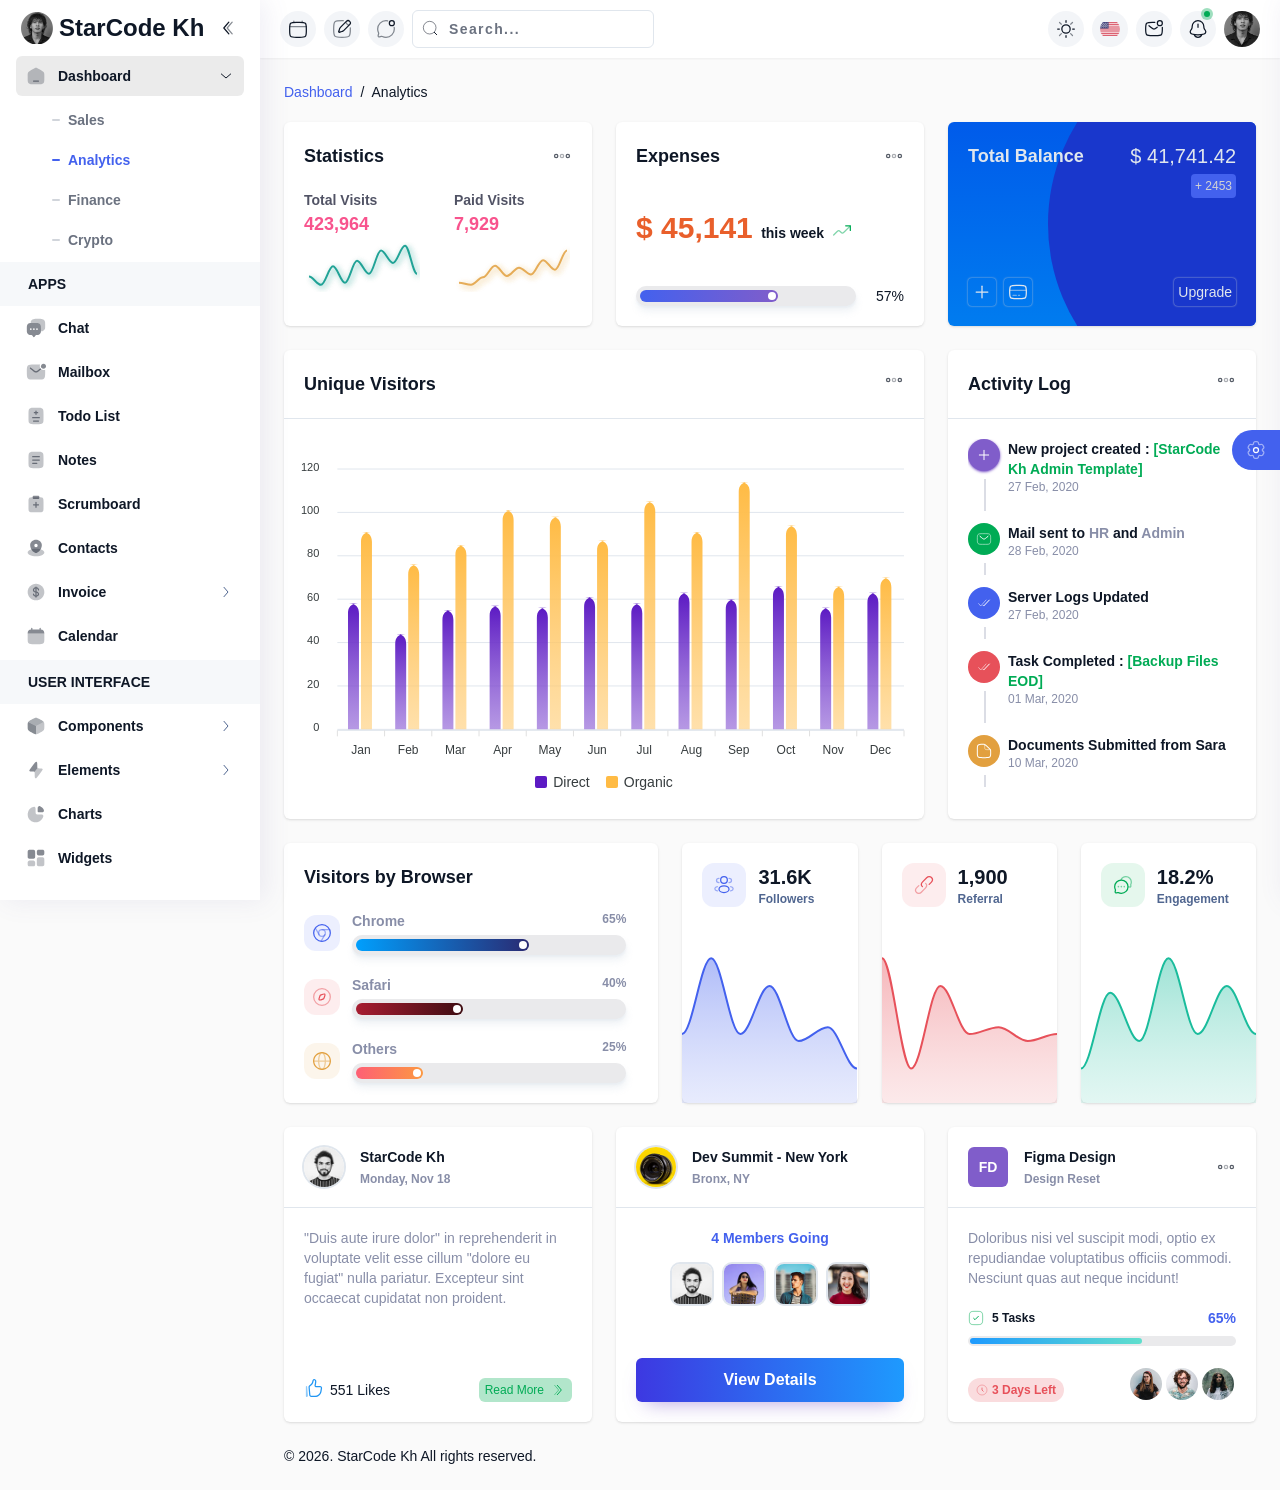
<file: Shareholder Management System/admin-template-pro-html-bootstrap-5-main/analytics.html>
﻿<!DOCTYPE html>
<html lang="en" dir="ltr">
    <head>
        <meta charset="utf-8">
        <meta http-equiv="X-UA-Compatible" content="IE=edge">
        <title>Dashboard Template</title>
        <meta name="viewport" content="width=device-width, initial-scale=1">
        <link rel="icon" type="image/x-icon" href="favicon.png">
        <link rel="preconnect" href="https://fonts.googleapis.com">
        <link rel="preconnect" href="https://fonts.gstatic.com" crossorigin="">
        <link href="css2?family=Nunito:wght@400;500;600;700;800&display=swap" rel="stylesheet">
        <link rel="stylesheet" type="text/css" media="screen" href="assets/css/perfect-scrollbar.min.css">
        <link rel="stylesheet" type="text/css" media="screen" href="assets/css/style.css">
        <link defer="" rel="stylesheet" type="text/css" media="screen" href="assets/css/animate.css">
        <script src="assets/js/perfect-scrollbar.min.js"></script>
        <script defer="" src="assets/js/popper.min.js"></script>
        <script defer="" src="assets/js/tippy-bundle.umd.min.js"></script>
        <script defer="" src="assets/js/sweetalert.min.js"></script>
    </head>

    <body x-data="main" class="relative overflow-x-hidden font-nunito text-sm font-normal antialiased" :class="[ $store.app.sidebar ? 'toggle-sidebar' : '', $store.app.theme === 'dark' || $store.app.isDarkMode ?  'dark' : '', $store.app.menu, $store.app.layout,$store.app.rtlClass]">
        <!-- sidebar menu overlay -->
        <div x-cloak="" class="fixed inset-0 z-50 bg-[black]/60 lg:hidden" :class="{'hidden' : !$store.app.sidebar}" @click="$store.app.toggleSidebar()"></div>

        <!-- screen loader -->
        <div class="screen_loader animate__animated fixed inset-0 z-[60] grid place-content-center bg-[#fafafa] dark:bg-[#060818]">
            <svg width="64" height="64" viewbox="0 0 135 135" xmlns="http://www.w3.org/2000/svg" fill="#4361ee">
                <path d="M67.447 58c5.523 0 10-4.477 10-10s-4.477-10-10-10-10 4.477-10 10 4.477 10 10 10zm9.448 9.447c0 5.523 4.477 10 10 10 5.522 0 10-4.477 10-10s-4.478-10-10-10c-5.523 0-10 4.477-10 10zm-9.448 9.448c-5.523 0-10 4.477-10 10 0 5.522 4.477 10 10 10s10-4.478 10-10c0-5.523-4.477-10-10-10zM58 67.447c0-5.523-4.477-10-10-10s-10 4.477-10 10 4.477 10 10 10 10-4.477 10-10z">
                    <animatetransform attributename="transform" type="rotate" from="0 67 67" to="-360 67 67" dur="2.5s" repeatcount="indefinite"></animatetransform>
                </path>
                <path d="M28.19 40.31c6.627 0 12-5.374 12-12 0-6.628-5.373-12-12-12-6.628 0-12 5.372-12 12 0 6.626 5.372 12 12 12zm30.72-19.825c4.686 4.687 12.284 4.687 16.97 0 4.686-4.686 4.686-12.284 0-16.97-4.686-4.687-12.284-4.687-16.97 0-4.687 4.686-4.687 12.284 0 16.97zm35.74 7.705c0 6.627 5.37 12 12 12 6.626 0 12-5.373 12-12 0-6.628-5.374-12-12-12-6.63 0-12 5.372-12 12zm19.822 30.72c-4.686 4.686-4.686 12.284 0 16.97 4.687 4.686 12.285 4.686 16.97 0 4.687-4.686 4.687-12.284 0-16.97-4.685-4.687-12.283-4.687-16.97 0zm-7.704 35.74c-6.627 0-12 5.37-12 12 0 6.626 5.373 12 12 12s12-5.374 12-12c0-6.63-5.373-12-12-12zm-30.72 19.822c-4.686-4.686-12.284-4.686-16.97 0-4.686 4.687-4.686 12.285 0 16.97 4.686 4.687 12.284 4.687 16.97 0 4.687-4.685 4.687-12.283 0-16.97zm-35.74-7.704c0-6.627-5.372-12-12-12-6.626 0-12 5.373-12 12s5.374 12 12 12c6.628 0 12-5.373 12-12zm-19.823-30.72c4.687-4.686 4.687-12.284 0-16.97-4.686-4.686-12.284-4.686-16.97 0-4.687 4.686-4.687 12.284 0 16.97 4.686 4.687 12.284 4.687 16.97 0z">
                    <animatetransform attributename="transform" type="rotate" from="0 67 67" to="360 67 67" dur="8s" repeatcount="indefinite"></animatetransform>
                </path>
            </svg>
        </div>

        <!-- scroll to top button -->
        <div class="fixed bottom-6 z-50 ltr:right-6 rtl:left-6" x-data="scrollToTop">
            <template x-if="showTopButton">
                <button type="button" class="btn btn-outline-primary animate-pulse rounded-full bg-[#fafafa] p-2 dark:bg-[#060818] dark:hover:bg-primary" @click="goToTop">
                    <svg width="24" height="24" class="h-4 w-4" viewbox="0 0 24 24" fill="none" xmlns="http://www.w3.org/2000/svg">
                        <path opacity="0.5" fill-rule="evenodd" clip-rule="evenodd" d="M12 20.75C12.4142 20.75 12.75 20.4142 12.75 20L12.75 10.75L11.25 10.75L11.25 20C11.25 20.4142 11.5858 20.75 12 20.75Z" fill="currentColor"></path>
                        <path d="M6.00002 10.75C5.69667 10.75 5.4232 10.5673 5.30711 10.287C5.19103 10.0068 5.25519 9.68417 5.46969 9.46967L11.4697 3.46967C11.6103 3.32902 11.8011 3.25 12 3.25C12.1989 3.25 12.3897 3.32902 12.5304 3.46967L18.5304 9.46967C18.7449 9.68417 18.809 10.0068 18.6929 10.287C18.5768 10.5673 18.3034 10.75 18 10.75L6.00002 10.75Z" fill="currentColor"></path>
                    </svg>
                </button>
            </template>
        </div>

        <!-- start theme customizer section -->
        <div x-data="customizer">
            <div class="fixed inset-0 z-[51] hidden bg-[black]/60 px-4 transition-[display]" :class="{'!block': showCustomizer}" @click="showCustomizer = false"></div>

            <nav class="fixed top-0 bottom-0 z-[51] w-full max-w-[400px] bg-white p-4 shadow-[5px_0_25px_0_rgba(94,92,154,0.1)] transition-[right] duration-300 ltr:-right-[400px] rtl:-left-[400px] dark:bg-[#0e1726]" :class="{'ltr:!right-0 rtl:!left-0' : showCustomizer}">
                <a href="javascript:;" class="absolute top-0 bottom-0 my-auto flex h-10 w-12 cursor-pointer items-center justify-center bg-primary text-white ltr:-left-12 ltr:rounded-tl-full ltr:rounded-bl-full rtl:-right-12 rtl:rounded-tr-full rtl:rounded-br-full" @click="showCustomizer = !showCustomizer">
                    <svg width="24" height="24" viewbox="0 0 24 24" fill="none" xmlns="http://www.w3.org/2000/svg" class="h-5 w-5 animate-[spin_3s_linear_infinite]">
                        <circle cx="12" cy="12" r="3" stroke="currentColor" stroke-width="1.5"></circle>
                        <path opacity="0.5" d="M13.7654 2.15224C13.3978 2 12.9319 2 12 2C11.0681 2 10.6022 2 10.2346 2.15224C9.74457 2.35523 9.35522 2.74458 9.15223 3.23463C9.05957 3.45834 9.0233 3.7185 9.00911 4.09799C8.98826 4.65568 8.70226 5.17189 8.21894 5.45093C7.73564 5.72996 7.14559 5.71954 6.65219 5.45876C6.31645 5.2813 6.07301 5.18262 5.83294 5.15102C5.30704 5.08178 4.77518 5.22429 4.35436 5.5472C4.03874 5.78938 3.80577 6.1929 3.33983 6.99993C2.87389 7.80697 2.64092 8.21048 2.58899 8.60491C2.51976 9.1308 2.66227 9.66266 2.98518 10.0835C3.13256 10.2756 3.3397 10.437 3.66119 10.639C4.1338 10.936 4.43789 11.4419 4.43786 12C4.43783 12.5581 4.13375 13.0639 3.66118 13.3608C3.33965 13.5629 3.13248 13.7244 2.98508 13.9165C2.66217 14.3373 2.51966 14.8691 2.5889 15.395C2.64082 15.7894 2.87379 16.193 3.33973 17C3.80568 17.807 4.03865 18.2106 4.35426 18.4527C4.77508 18.7756 5.30694 18.9181 5.83284 18.8489C6.07289 18.8173 6.31632 18.7186 6.65204 18.5412C7.14547 18.2804 7.73556 18.27 8.2189 18.549C8.70224 18.8281 8.98826 19.3443 9.00911 19.9021C9.02331 20.2815 9.05957 20.5417 9.15223 20.7654C9.35522 21.2554 9.74457 21.6448 10.2346 21.8478C10.6022 22 11.0681 22 12 22C12.9319 22 13.3978 22 13.7654 21.8478C14.2554 21.6448 14.6448 21.2554 14.8477 20.7654C14.9404 20.5417 14.9767 20.2815 14.9909 19.902C15.0117 19.3443 15.2977 18.8281 15.781 18.549C16.2643 18.2699 16.8544 18.2804 17.3479 18.5412C17.6836 18.7186 17.927 18.8172 18.167 18.8488C18.6929 18.9181 19.2248 18.7756 19.6456 18.4527C19.9612 18.2105 20.1942 17.807 20.6601 16.9999C21.1261 16.1929 21.3591 15.7894 21.411 15.395C21.4802 14.8691 21.3377 14.3372 21.0148 13.9164C20.8674 13.7243 20.6602 13.5628 20.3387 13.3608C19.8662 13.0639 19.5621 12.558 19.5621 11.9999C19.5621 11.4418 19.8662 10.9361 20.3387 10.6392C20.6603 10.4371 20.8675 10.2757 21.0149 10.0835C21.3378 9.66273 21.4803 9.13087 21.4111 8.60497C21.3592 8.21055 21.1262 7.80703 20.6602 7C20.1943 6.19297 19.9613 5.78945 19.6457 5.54727C19.2249 5.22436 18.693 5.08185 18.1671 5.15109C17.9271 5.18269 17.6837 5.28136 17.3479 5.4588C16.8545 5.71959 16.2644 5.73002 15.7811 5.45096C15.2977 5.17191 15.0117 4.65566 14.9909 4.09794C14.9767 3.71848 14.9404 3.45833 14.8477 3.23463C14.6448 2.74458 14.2554 2.35523 13.7654 2.15224Z" stroke="currentColor" stroke-width="1.5"></path>
                    </svg>
                </a>
                <div class="perfect-scrollbar h-full overflow-y-auto overflow-x-hidden">
                    <div class="relative pb-5 text-center">
                        <a href="javascript:;" class="absolute top-0 opacity-30 hover:opacity-100 ltr:right-0 rtl:left-0 dark:text-white" @click="showCustomizer = false">
                            <svg xmlns="http://www.w3.org/2000/svg" width="24px" height="24px" viewbox="0 0 24 24" fill="none" stroke="currentColor" stroke-width="1.5" stroke-linecap="round" stroke-linejoin="round" class="h-5 w-5">
                                <line x1="18" y1="6" x2="6" y2="18"></line>
                                <line x1="6" y1="6" x2="18" y2="18"></line>
                            </svg>
                        </a>
                        <h4 class="mb-1 dark:text-white">TEMPLATE CUSTOMIZER</h4>
                        <p class="text-white-dark">Set preferences that will be cookied for your live preview demonstration.</p>
                    </div>
                    <div class="mb-3 rounded-md border border-dashed border-[#e0e6ed] p-3 dark:border-[#1b2e4b]">
                        <h5 class="mb-1 text-base leading-none dark:text-white">Color Scheme</h5>
                        <p class="text-xs text-white-dark">Overall light or dark presentation.</p>
                        <div class="mt-3 grid grid-cols-3 gap-2">
                            <button type="button" class="btn" :class="[$store.app.theme === 'light' ? 'btn-primary' :'btn-outline-primary']" @click="$store.app.toggleTheme('light')">
                                <svg width="20" height="20" viewbox="0 0 24 24" fill="none" xmlns="http://www.w3.org/2000/svg" class="h-5 w-5 shrink-0 ltr:mr-2 rtl:ml-2">
                                    <circle cx="12" cy="12" r="5" stroke="currentColor" stroke-width="1.5"></circle>
                                    <path d="M12 2V4" stroke="currentColor" stroke-width="1.5" stroke-linecap="round"></path>
                                    <path d="M12 20V22" stroke="currentColor" stroke-width="1.5" stroke-linecap="round"></path>
                                    <path d="M4 12L2 12" stroke="currentColor" stroke-width="1.5" stroke-linecap="round"></path>
                                    <path d="M22 12L20 12" stroke="currentColor" stroke-width="1.5" stroke-linecap="round"></path>
                                    <path opacity="0.5" d="M19.7778 4.22266L17.5558 6.25424" stroke="currentColor" stroke-width="1.5" stroke-linecap="round"></path>
                                    <path opacity="0.5" d="M4.22217 4.22266L6.44418 6.25424" stroke="currentColor" stroke-width="1.5" stroke-linecap="round"></path>
                                    <path opacity="0.5" d="M6.44434 17.5557L4.22211 19.7779" stroke="currentColor" stroke-width="1.5" stroke-linecap="round"></path>
                                    <path opacity="0.5" d="M19.7778 19.7773L17.5558 17.5551" stroke="currentColor" stroke-width="1.5" stroke-linecap="round"></path>
                                </svg>
                                Light
                            </button>
                            <button type="button" class="btn" :class="[$store.app.theme === 'dark' ? 'btn-primary' :'btn-outline-primary']" @click="$store.app.toggleTheme('dark')">
                                <svg width="20" height="20" viewbox="0 0 24 24" fill="none" xmlns="http://www.w3.org/2000/svg" class="h-5 w-5 shrink-0 ltr:mr-2 rtl:ml-2">
                                    <path d="M21.0672 11.8568L20.4253 11.469L21.0672 11.8568ZM12.1432 2.93276L11.7553 2.29085V2.29085L12.1432 2.93276ZM21.25 12C21.25 17.1086 17.1086 21.25 12 21.25V22.75C17.9371 22.75 22.75 17.9371 22.75 12H21.25ZM12 21.25C6.89137 21.25 2.75 17.1086 2.75 12H1.25C1.25 17.9371 6.06294 22.75 12 22.75V21.25ZM2.75 12C2.75 6.89137 6.89137 2.75 12 2.75V1.25C6.06294 1.25 1.25 6.06294 1.25 12H2.75ZM15.5 14.25C12.3244 14.25 9.75 11.6756 9.75 8.5H8.25C8.25 12.5041 11.4959 15.75 15.5 15.75V14.25ZM20.4253 11.469C19.4172 13.1373 17.5882 14.25 15.5 14.25V15.75C18.1349 15.75 20.4407 14.3439 21.7092 12.2447L20.4253 11.469ZM9.75 8.5C9.75 6.41182 10.8627 4.5828 12.531 3.57467L11.7553 2.29085C9.65609 3.5593 8.25 5.86509 8.25 8.5H9.75ZM12 2.75C11.9115 2.75 11.8077 2.71008 11.7324 2.63168C11.6686 2.56527 11.6538 2.50244 11.6503 2.47703C11.6461 2.44587 11.6482 2.35557 11.7553 2.29085L12.531 3.57467C13.0342 3.27065 13.196 2.71398 13.1368 2.27627C13.0754 1.82126 12.7166 1.25 12 1.25V2.75ZM21.7092 12.2447C21.6444 12.3518 21.5541 12.3539 21.523 12.3497C21.4976 12.3462 21.4347 12.3314 21.3683 12.2676C21.2899 12.1923 21.25 12.0885 21.25 12H22.75C22.75 11.2834 22.1787 10.9246 21.7237 10.8632C21.286 10.804 20.7293 10.9658 20.4253 11.469L21.7092 12.2447Z" fill="currentColor"></path>
                                </svg>
                                Dark
                            </button>
                            <button type="button" class="btn" :class="[$store.app.theme === 'system' ? 'btn-primary' :'btn-outline-primary']" @click="$store.app.toggleTheme('system')">
                                <svg width="20" height="20" viewbox="0 0 24 24" fill="none" xmlns="http://www.w3.org/2000/svg" class="h-5 w-5 shrink-0 ltr:mr-2 rtl:ml-2">
                                    <path d="M3 9C3 6.17157 3 4.75736 3.87868 3.87868C4.75736 3 6.17157 3 9 3H15C17.8284 3 19.2426 3 20.1213 3.87868C21 4.75736 21 6.17157 21 9V14C21 15.8856 21 16.8284 20.4142 17.4142C19.8284 18 18.8856 18 17 18H7C5.11438 18 4.17157 18 3.58579 17.4142C3 16.8284 3 15.8856 3 14V9Z" stroke="currentColor" stroke-width="1.5"></path>
                                    <path opacity="0.5" d="M22 21H2" stroke="currentColor" stroke-width="1.5" stroke-linecap="round"></path>
                                    <path opacity="0.5" d="M15 15H9" stroke="currentColor" stroke-width="1.5" stroke-linecap="round"></path>
                                </svg>
                                System
                            </button>
                        </div>
                    </div>

                    <div class="mb-3 rounded-md border border-dashed border-[#e0e6ed] p-3 dark:border-[#1b2e4b]">
                        <h5 class="mb-1 text-base leading-none dark:text-white">Navigation Position</h5>
                        <p class="text-xs text-white-dark">Select the primary navigation paradigm for your app.</p>
                        <div class="mt-3 grid grid-cols-3 gap-2">
                            <button type="button" class="btn" :class="[$store.app.menu === 'horizontal' ? 'btn-primary' :'btn-outline-primary']" @click="$store.app.toggleMenu('horizontal')">
                                Horizontal
                            </button>
                            <button type="button" class="btn" :class="[$store.app.menu === 'vertical' ? 'btn-primary' :'btn-outline-primary']" @click="$store.app.toggleMenu('vertical')">
                                Vertical
                            </button>
                            <button type="button" class="btn" :class="[$store.app.menu === 'collapsible-vertical' ? 'btn-primary' :'btn-outline-primary']" @click="$store.app.toggleMenu('collapsible-vertical')">
                                Collapsible
                            </button>
                        </div>
                        <div class="mt-5 text-primary">
                            <label class="mb-0 inline-flex">
                                <input x-model="$store.app.semidark" type="checkbox" :value="true" class="form-checkbox" @change="$store.app.toggleSemidark()">
                                <span>Semi Dark (Sidebar & Header)</span>
                            </label>
                        </div>
                    </div>
                    <div class="mb-3 rounded-md border border-dashed border-[#e0e6ed] p-3 dark:border-[#1b2e4b]">
                        <h5 class="mb-1 text-base leading-none dark:text-white">Layout Style</h5>
                        <p class="text-xs text-white-dark">Select the primary layout style for your app.</p>
                        <div class="mt-3 flex gap-2">
                            <button type="button" class="btn flex-auto" :class="[$store.app.layout === 'boxed-layout' ? 'btn-primary' :'btn-outline-primary']" @click="$store.app.toggleLayout('boxed-layout')">
                                Box
                            </button>
                            <button type="button" class="btn flex-auto" :class="[$store.app.layout === 'full' ? 'btn-primary' :'btn-outline-primary']" @click="$store.app.toggleLayout('full')">
                                Full
                            </button>
                        </div>
                    </div>
                    <div class="mb-3 rounded-md border border-dashed border-[#e0e6ed] p-3 dark:border-[#1b2e4b]">
                        <h5 class="mb-1 text-base leading-none dark:text-white">Direction</h5>
                        <p class="text-xs text-white-dark">Select the direction for your app.</p>
                        <div class="mt-3 flex gap-2">
                            <button type="button" class="btn flex-auto" :class="[$store.app.rtlClass === 'ltr' ? 'btn-primary' :'btn-outline-primary']" @click="$store.app.toggleRTL('ltr')">
                                LTR
                            </button>
                            <button type="button" class="btn flex-auto" :class="[$store.app.rtlClass === 'rtl' ? 'btn-primary' :'btn-outline-primary']" @click="$store.app.toggleRTL('rtl')">
                                RTL
                            </button>
                        </div>
                    </div>

                    <div class="mb-3 rounded-md border border-dashed border-[#e0e6ed] p-3 dark:border-[#1b2e4b]">
                        <h5 class="mb-1 text-base leading-none dark:text-white">Navbar Type</h5>
                        <p class="text-xs text-white-dark">Sticky or Floating.</p>
                        <div class="mt-3 flex items-center gap-3 text-primary">
                            <label class="mb-0 inline-flex">
                                <input x-model="$store.app.navbar" type="radio" value="navbar-sticky" class="form-radio" @change="$store.app.toggleNavbar()">
                                <span>Sticky</span>
                            </label>
                            <label class="mb-0 inline-flex">
                                <input x-model="$store.app.navbar" type="radio" value="navbar-floating" class="form-radio" @change="$store.app.toggleNavbar()">
                                <span>Floating</span>
                            </label>
                            <label class="mb-0 inline-flex">
                                <input x-model="$store.app.navbar" type="radio" value="navbar-static" class="form-radio" @change="$store.app.toggleNavbar()">
                                <span>Static</span>
                            </label>
                        </div>
                    </div>

                    <div class="mb-3 rounded-md border border-dashed border-[#e0e6ed] p-3 dark:border-[#1b2e4b]">
                        <h5 class="mb-1 text-base leading-none dark:text-white">Router Transition</h5>
                        <p class="text-xs text-white-dark">Animation of main content.</p>
                        <div class="mt-3">
                            <select x-model="$store.app.animation" class="form-select border-primary text-primary" @change="$store.app.toggleAnimation()">
                                <option value="">None</option>
                                <option value="animate__fadeIn">Fade</option>
                                <option value="animate__fadeInDown">Fade Down</option>
                                <option value="animate__fadeInUp">Fade Up</option>
                                <option value="animate__fadeInLeft">Fade Left</option>
                                <option value="animate__fadeInRight">Fade Right</option>
                                <option value="animate__slideInDown">Slide Down</option>
                                <option value="animate__slideInLeft">Slide Left</option>
                                <option value="animate__slideInRight">Slide Right</option>
                                <option value="animate__zoomIn">Zoom In</option>
                            </select>
                        </div>
                    </div>
                </div>
            </nav>
        </div>
        <!-- end theme customizer section -->

        <div class="main-container min-h-screen text-black dark:text-white-dark" :class="[$store.app.navbar]">
            <!-- start sidebar section -->
            <div :class="{'dark text-white-dark' : $store.app.semidark}">
                <nav x-data="sidebar" class="sidebar fixed top-0 bottom-0 z-50 h-full min-h-screen w-[260px] shadow-[5px_0_25px_0_rgba(94,92,154,0.1)] transition-all duration-300">
                    <div class="h-full bg-white dark:bg-[#0e1726]">
                        <div class="flex items-center justify-between px-4 py-3">
                            <a href="index.html" class="main-logo flex shrink-0 items-center">
                                <img class="ml-[5px] w-8 flex-none" src="assets/images/logo.png" alt="image">
                                <span class="align-middle text-2xl font-semibold ltr:ml-1.5 rtl:mr-1.5 dark:text-white-light lg:inline">StarCode Kh</span>
                            </a>
                            <a href="javascript:;" class="collapse-icon flex h-8 w-8 items-center rounded-full transition duration-300 hover:bg-gray-500/10 rtl:rotate-180 dark:text-white-light dark:hover:bg-dark-light/10" @click="$store.app.toggleSidebar()">
                                <svg class="m-auto h-5 w-5" width="20" height="20" viewbox="0 0 24 24" fill="none" xmlns="http://www.w3.org/2000/svg">
                                    <path d="M13 19L7 12L13 5" stroke="currentColor" stroke-width="1.5" stroke-linecap="round" stroke-linejoin="round"></path>
                                    <path opacity="0.5" d="M16.9998 19L10.9998 12L16.9998 5" stroke="currentColor" stroke-width="1.5" stroke-linecap="round" stroke-linejoin="round"></path>
                                </svg>
                            </a>
                        </div>
                        <ul class="perfect-scrollbar relative h-[calc(100vh-80px)] space-y-0.5 overflow-y-auto overflow-x-hidden p-4 py-0 font-semibold" x-data="{ activeDropdown: 'dashboard' }">
                            <li class="menu nav-item">
                                <button type="button" class="nav-link group" :class="{'active' : activeDropdown === 'dashboard'}" @click="activeDropdown === 'dashboard' ? activeDropdown = null : activeDropdown = 'dashboard'">
                                    <div class="flex items-center">
                                        <svg class="shrink-0 group-hover:!text-primary" width="20" height="20" viewbox="0 0 24 24" fill="none" xmlns="http://www.w3.org/2000/svg">
                                            <path opacity="0.5" d="M2 12.2039C2 9.91549 2 8.77128 2.5192 7.82274C3.0384 6.87421 3.98695 6.28551 5.88403 5.10813L7.88403 3.86687C9.88939 2.62229 10.8921 2 12 2C13.1079 2 14.1106 2.62229 16.116 3.86687L18.116 5.10812C20.0131 6.28551 20.9616 6.87421 21.4808 7.82274C22 8.77128 22 9.91549 22 12.2039V13.725C22 17.6258 22 19.5763 20.8284 20.7881C19.6569 22 17.7712 22 14 22H10C6.22876 22 4.34315 22 3.17157 20.7881C2 19.5763 2 17.6258 2 13.725V12.2039Z" fill="currentColor"></path>
                                            <path d="M9 17.25C8.58579 17.25 8.25 17.5858 8.25 18C8.25 18.4142 8.58579 18.75 9 18.75H15C15.4142 18.75 15.75 18.4142 15.75 18C15.75 17.5858 15.4142 17.25 15 17.25H9Z" fill="currentColor"></path>
                                        </svg>

                                        <span class="text-black ltr:pl-3 rtl:pr-3 dark:text-[#506690] dark:group-hover:text-white-dark">Dashboard</span>
                                    </div>
                                    <div class="rtl:rotate-180" :class="{'!rotate-90' : activeDropdown === 'dashboard'}">
                                        <svg width="16" height="16" viewbox="0 0 24 24" fill="none" xmlns="http://www.w3.org/2000/svg">
                                            <path d="M9 5L15 12L9 19" stroke="currentColor" stroke-width="1.5" stroke-linecap="round" stroke-linejoin="round"></path>
                                        </svg>
                                    </div>
                                </button>
                                <ul x-cloak="" x-show="activeDropdown === 'dashboard'" x-collapse="" class="sub-menu text-gray-500">
                                    <li>
                                        <a href="index.html">Sales</a>
                                    </li>
                                    <li>
                                        <a href="analytics.html" class="active">Analytics</a>
                                    </li>
                                    <li>
                                        <a href="finance.html">Finance</a>
                                    </li>
                                    <li>
                                        <a href="crypto.html">Crypto</a>
                                    </li>
                                </ul>
                            </li>

                            <h2 class="-mx-4 mb-1 flex items-center bg-white-light/30 py-3 px-7 font-extrabold uppercase dark:bg-dark dark:bg-opacity-[0.08]">
                                <svg class="hidden h-5 w-4 flex-none" viewbox="0 0 24 24" stroke="currentColor" stroke-width="1.5" fill="none" stroke-linecap="round" stroke-linejoin="round">
                                    <line x1="5" y1="12" x2="19" y2="12"></line>
                                </svg>
                                <span>Apps</span>
                            </h2>

                            <li class="nav-item">
                                <ul>
                                    <li class="nav-item">
                                        <a href="apps-chat.html" class="group">
                                            <div class="flex items-center">
                                                <svg class="shrink-0 group-hover:!text-primary" width="20" height="20" viewbox="0 0 24 24" fill="none" xmlns="http://www.w3.org/2000/svg">
                                                    <path fill-rule="evenodd" clip-rule="evenodd" d="M10.4036 22.4797L10.6787 22.015C11.1195 21.2703 11.3399 20.8979 11.691 20.6902C12.0422 20.4825 12.5001 20.4678 13.4161 20.4385C14.275 20.4111 14.8523 20.3361 15.3458 20.1317C16.385 19.7012 17.2106 18.8756 17.641 17.8365C17.9639 17.0571 17.9639 16.0691 17.9639 14.093V13.2448C17.9639 10.4683 17.9639 9.08006 17.3389 8.06023C16.9892 7.48958 16.5094 7.0098 15.9388 6.66011C14.919 6.03516 13.5307 6.03516 10.7542 6.03516H8.20964C5.43314 6.03516 4.04489 6.03516 3.02507 6.66011C2.45442 7.0098 1.97464 7.48958 1.62495 8.06023C1 9.08006 1 10.4683 1 13.2448V14.093C1 16.0691 1 17.0571 1.32282 17.8365C1.75326 18.8756 2.57886 19.7012 3.61802 20.1317C4.11158 20.3361 4.68882 20.4111 5.5477 20.4385C6.46368 20.4678 6.92167 20.4825 7.27278 20.6902C7.6239 20.8979 7.84431 21.2703 8.28514 22.015L8.5602 22.4797C8.97002 23.1721 9.9938 23.1721 10.4036 22.4797ZM13.1928 14.5171C13.7783 14.5171 14.253 14.0424 14.253 13.4568C14.253 12.8713 13.7783 12.3966 13.1928 12.3966C12.6072 12.3966 12.1325 12.8713 12.1325 13.4568C12.1325 14.0424 12.6072 14.5171 13.1928 14.5171ZM10.5422 13.4568C10.5422 14.0424 10.0675 14.5171 9.48193 14.5171C8.89637 14.5171 8.42169 14.0424 8.42169 13.4568C8.42169 12.8713 8.89637 12.3966 9.48193 12.3966C10.0675 12.3966 10.5422 12.8713 10.5422 13.4568ZM5.77108 14.5171C6.35664 14.5171 6.83133 14.0424 6.83133 13.4568C6.83133 12.8713 6.35664 12.3966 5.77108 12.3966C5.18553 12.3966 4.71084 12.8713 4.71084 13.4568C4.71084 14.0424 5.18553 14.5171 5.77108 14.5171Z" fill="currentColor"></path>
                                                    <path opacity="0.5" d="M15.486 1C16.7529 0.999992 17.7603 0.999986 18.5683 1.07681C19.3967 1.15558 20.0972 1.32069 20.7212 1.70307C21.3632 2.09648 21.9029 2.63623 22.2963 3.27821C22.6787 3.90219 22.8438 4.60265 22.9226 5.43112C22.9994 6.23907 22.9994 7.24658 22.9994 8.51343V9.37869C22.9994 10.2803 22.9994 10.9975 22.9597 11.579C22.9191 12.174 22.8344 12.6848 22.6362 13.1632C22.152 14.3323 21.2232 15.2611 20.0541 15.7453C20.0249 15.7574 19.9955 15.7691 19.966 15.7804C19.8249 15.8343 19.7039 15.8806 19.5978 15.915H17.9477C17.9639 15.416 17.9639 14.8217 17.9639 14.093V13.2448C17.9639 10.4683 17.9639 9.08006 17.3389 8.06023C16.9892 7.48958 16.5094 7.0098 15.9388 6.66011C14.919 6.03516 13.5307 6.03516 10.7542 6.03516H8.20964C7.22423 6.03516 6.41369 6.03516 5.73242 6.06309V4.4127C5.76513 4.29934 5.80995 4.16941 5.86255 4.0169C5.95202 3.75751 6.06509 3.51219 6.20848 3.27821C6.60188 2.63623 7.14163 2.09648 7.78361 1.70307C8.40759 1.32069 9.10805 1.15558 9.93651 1.07681C10.7445 0.999986 11.7519 0.999992 13.0188 1H15.486Z" fill="currentColor"></path>
                                                </svg>
                                                <span class="text-black ltr:pl-3 rtl:pr-3 dark:text-[#506690] dark:group-hover:text-white-dark">Chat</span>
                                            </div>
                                        </a>
                                    </li>
                                    <li class="nav-item">
                                        <a href="apps-mailbox.html" class="group">
                                            <div class="flex items-center">
                                                <svg class="shrink-0 group-hover:!text-primary" width="20" height="20" viewbox="0 0 24 24" fill="none" xmlns="http://www.w3.org/2000/svg">
                                                    <path d="M24 5C24 6.65685 22.6569 8 21 8C19.3431 8 18 6.65685 18 5C18 3.34315 19.3431 2 21 2C22.6569 2 24 3.34315 24 5Z" fill="currentColor"></path>
                                                    <path d="M17.2339 7.46394L15.6973 8.74444C14.671 9.59966 13.9585 10.1915 13.357 10.5784C12.7747 10.9529 12.3798 11.0786 12.0002 11.0786C11.6206 11.0786 11.2258 10.9529 10.6435 10.5784C10.0419 10.1915 9.32941 9.59966 8.30315 8.74444L5.92837 6.76546C5.57834 6.47377 5.05812 6.52106 4.76643 6.87109C4.47474 7.22112 4.52204 7.74133 4.87206 8.03302L7.28821 10.0465C8.2632 10.859 9.05344 11.5176 9.75091 11.9661C10.4775 12.4334 11.185 12.7286 12.0002 12.7286C12.8154 12.7286 13.523 12.4334 14.2495 11.9661C14.947 11.5176 15.7372 10.859 16.7122 10.0465L18.3785 8.65795C17.9274 8.33414 17.5388 7.92898 17.2339 7.46394Z" fill="currentColor"></path>
                                                    <path d="M18.4538 6.58719C18.7362 6.53653 19.0372 6.63487 19.234 6.87109C19.3965 7.06614 19.4538 7.31403 19.4121 7.54579C19.0244 7.30344 18.696 6.97499 18.4538 6.58719Z" fill="currentColor"></path>
                                                    <path opacity="0.5" d="M16.9576 3.02099C16.156 3 15.2437 3 14.2 3H9.8C5.65164 3 3.57746 3 2.28873 4.31802C1 5.63604 1 7.75736 1 12C1 16.2426 1 18.364 2.28873 19.682C3.57746 21 5.65164 21 9.8 21H14.2C18.3484 21 20.4225 21 21.7113 19.682C23 18.364 23 16.2426 23 12C23 10.9326 23 9.99953 22.9795 9.1797C22.3821 9.47943 21.7103 9.64773 21 9.64773C18.5147 9.64773 16.5 7.58722 16.5 5.04545C16.5 4.31904 16.6646 3.63193 16.9576 3.02099Z" fill="currentColor"></path>
                                                </svg>
                                                <span class="text-black ltr:pl-3 rtl:pr-3 dark:text-[#506690] dark:group-hover:text-white-dark">Mailbox</span>
                                            </div>
                                        </a>
                                    </li>
                                    <li class="nav-item">
                                        <a href="apps-todolist.html" class="group">
                                            <div class="flex items-center">
                                                <svg class="shrink-0 group-hover:!text-primary" width="20" height="20" viewbox="0 0 24 24" fill="none" xmlns="http://www.w3.org/2000/svg">
                                                    <path opacity="0.5" d="M3 10C3 6.22876 3 4.34315 4.17157 3.17157C5.34315 2 7.22876 2 11 2H13C16.7712 2 18.6569 2 19.8284 3.17157C21 4.34315 21 6.22876 21 10V14C21 17.7712 21 19.6569 19.8284 20.8284C18.6569 22 16.7712 22 13 22H11C7.22876 22 5.34315 22 4.17157 20.8284C3 19.6569 3 17.7712 3 14V10Z" fill="currentColor"></path>
                                                    <path fill-rule="evenodd" clip-rule="evenodd" d="M12 5.25C12.4142 5.25 12.75 5.58579 12.75 6V7.25H14C14.4142 7.25 14.75 7.58579 14.75 8C14.75 8.41421 14.4142 8.75 14 8.75L12.75 8.75L12.75 10C12.75 10.4142 12.4142 10.75 12 10.75C11.5858 10.75 11.25 10.4142 11.25 10L11.25 8.75H9.99997C9.58575 8.75 9.24997 8.41421 9.24997 8C9.24997 7.58579 9.58575 7.25 9.99997 7.25H11.25L11.25 6C11.25 5.58579 11.5858 5.25 12 5.25ZM7.25 14C7.25 13.5858 7.58579 13.25 8 13.25H16C16.4142 13.25 16.75 13.5858 16.75 14C16.75 14.4142 16.4142 14.75 16 14.75H8C7.58579 14.75 7.25 14.4142 7.25 14ZM8.25 18C8.25 17.5858 8.58579 17.25 9 17.25H15C15.4142 17.25 15.75 17.5858 15.75 18C15.75 18.4142 15.4142 18.75 15 18.75H9C8.58579 18.75 8.25 18.4142 8.25 18Z" fill="currentColor"></path>
                                                </svg>
                                                <span class="text-black ltr:pl-3 rtl:pr-3 dark:text-[#506690] dark:group-hover:text-white-dark">Todo List</span>
                                            </div>
                                        </a>
                                    </li>
                                    <li class="nav-item">
                                        <a href="apps-notes.html" class="group">
                                            <div class="flex items-center">
                                                <svg class="shrink-0 group-hover:!text-primary" width="20" height="20" viewbox="0 0 24 24" fill="none" xmlns="http://www.w3.org/2000/svg">
                                                    <path opacity="0.5" d="M3 10C3 6.22876 3 4.34315 4.17157 3.17157C5.34315 2 7.22876 2 11 2H13C16.7712 2 18.6569 2 19.8284 3.17157C21 4.34315 21 6.22876 21 10V14C21 17.7712 21 19.6569 19.8284 20.8284C18.6569 22 16.7712 22 13 22H11C7.22876 22 5.34315 22 4.17157 20.8284C3 19.6569 3 17.7712 3 14V10Z" fill="currentColor"></path>
                                                    <path fill-rule="evenodd" clip-rule="evenodd" d="M7.25 12C7.25 11.5858 7.58579 11.25 8 11.25H16C16.4142 11.25 16.75 11.5858 16.75 12C16.75 12.4142 16.4142 12.75 16 12.75H8C7.58579 12.75 7.25 12.4142 7.25 12Z" fill="currentColor"></path>
                                                    <path fill-rule="evenodd" clip-rule="evenodd" d="M7.25 8C7.25 7.58579 7.58579 7.25 8 7.25H16C16.4142 7.25 16.75 7.58579 16.75 8C16.75 8.41421 16.4142 8.75 16 8.75H8C7.58579 8.75 7.25 8.41421 7.25 8Z" fill="currentColor"></path>
                                                    <path fill-rule="evenodd" clip-rule="evenodd" d="M7.25 16C7.25 15.5858 7.58579 15.25 8 15.25H13C13.4142 15.25 13.75 15.5858 13.75 16C13.75 16.4142 13.4142 16.75 13 16.75H8C7.58579 16.75 7.25 16.4142 7.25 16Z" fill="currentColor"></path>
                                                </svg>
                                                <span class="text-black ltr:pl-3 rtl:pr-3 dark:text-[#506690] dark:group-hover:text-white-dark">Notes</span>
                                            </div>
                                        </a>
                                    </li>
                                    <li class="nav-item">
                                        <a href="apps-scrumboard.html" class="group">
                                            <div class="flex items-center">
                                                <svg class="shrink-0 group-hover:!text-primary" width="20" height="20" viewbox="0 0 24 24" fill="none" xmlns="http://www.w3.org/2000/svg">
                                                    <path opacity="0.5" d="M21 15.9983V9.99826C21 7.16983 21 5.75562 20.1213 4.87694C19.3529 4.10856 18.175 4.01211 16 4H8C5.82497 4.01211 4.64706 4.10856 3.87868 4.87694C3 5.75562 3 7.16983 3 9.99826V15.9983C3 18.8267 3 20.2409 3.87868 21.1196C4.75736 21.9983 6.17157 21.9983 9 21.9983H15C17.8284 21.9983 19.2426 21.9983 20.1213 21.1196C21 20.2409 21 18.8267 21 15.9983Z" fill="currentColor"></path>
                                                    <path d="M8 3.5C8 2.67157 8.67157 2 9.5 2H14.5C15.3284 2 16 2.67157 16 3.5V4.5C16 5.32843 15.3284 6 14.5 6H9.5C8.67157 6 8 5.32843 8 4.5V3.5Z" fill="currentColor"></path>
                                                    <path fill-rule="evenodd" clip-rule="evenodd" d="M12 9.25C12.4142 9.25 12.75 9.58579 12.75 10V12.25L15 12.25C15.4142 12.25 15.75 12.5858 15.75 13C15.75 13.4142 15.4142 13.75 15 13.75L12.75 13.75L12.75 16C12.75 16.4142 12.4142 16.75 12 16.75C11.5858 16.75 11.25 16.4142 11.25 16L11.25 13.75H9C8.58579 13.75 8.25 13.4142 8.25 13C8.25 12.5858 8.58579 12.25 9 12.25L11.25 12.25L11.25 10C11.25 9.58579 11.5858 9.25 12 9.25Z" fill="currentColor"></path>
                                                </svg>
                                                <span class="text-black ltr:pl-3 rtl:pr-3 dark:text-[#506690] dark:group-hover:text-white-dark">Scrumboard</span>
                                            </div>
                                        </a>
                                    </li>
                                    <li class="nav-item">
                                        <a href="apps-contacts.html" class="group">
                                            <div class="flex items-center">
                                                <svg class="shrink-0 group-hover:!text-primary" width="20" height="20" viewbox="0 0 24 24" fill="none" xmlns="http://www.w3.org/2000/svg">
                                                    <path opacity="0.5" d="M19.7165 20.3624C21.143 19.5846 22 18.5873 22 17.5C22 16.3475 21.0372 15.2961 19.4537 14.5C17.6226 13.5794 14.9617 13 12 13C9.03833 13 6.37738 13.5794 4.54631 14.5C2.96285 15.2961 2 16.3475 2 17.5C2 18.6525 2.96285 19.7039 4.54631 20.5C6.37738 21.4206 9.03833 22 12 22C15.1066 22 17.8823 21.3625 19.7165 20.3624Z" fill="currentColor"></path>
                                                    <path fill-rule="evenodd" clip-rule="evenodd" d="M5 8.51464C5 4.9167 8.13401 2 12 2C15.866 2 19 4.9167 19 8.51464C19 12.0844 16.7658 16.2499 13.2801 17.7396C12.4675 18.0868 11.5325 18.0868 10.7199 17.7396C7.23416 16.2499 5 12.0844 5 8.51464ZM12 11C13.1046 11 14 10.1046 14 9C14 7.89543 13.1046 7 12 7C10.8954 7 10 7.89543 10 9C10 10.1046 10.8954 11 12 11Z" fill="currentColor"></path>
                                                </svg>

                                                <span class="text-black ltr:pl-3 rtl:pr-3 dark:text-[#506690] dark:group-hover:text-white-dark">Contacts</span>
                                            </div>
                                        </a>
                                    </li>
                                    <li class="menu nav-item">
                                        <button type="button" class="nav-link group" :class="{'active' : activeDropdown === 'invoice'}" @click="activeDropdown === 'invoice' ? activeDropdown = null : activeDropdown = 'invoice'">
                                            <div class="flex items-center">
                                                <svg class="shrink-0 group-hover:!text-primary" width="20" height="20" viewbox="0 0 24 24" fill="none" xmlns="http://www.w3.org/2000/svg">
                                                    <path opacity="0.5" fill-rule="evenodd" clip-rule="evenodd" d="M22 12C22 17.5228 17.5228 22 12 22C6.47715 22 2 17.5228 2 12C2 6.47715 6.47715 2 12 2C17.5228 2 22 6.47715 22 12Z" fill="currentColor"></path>
                                                    <path fill-rule="evenodd" clip-rule="evenodd" d="M12 5.25C12.4142 5.25 12.75 5.58579 12.75 6V6.31673C14.3804 6.60867 15.75 7.83361 15.75 9.5C15.75 9.91421 15.4142 10.25 15 10.25C14.5858 10.25 14.25 9.91421 14.25 9.5C14.25 8.82154 13.6859 8.10339 12.75 7.84748V11.3167C14.3804 11.6087 15.75 12.8336 15.75 14.5C15.75 16.1664 14.3804 17.3913 12.75 17.6833V18C12.75 18.4142 12.4142 18.75 12 18.75C11.5858 18.75 11.25 18.4142 11.25 18V17.6833C9.61957 17.3913 8.25 16.1664 8.25 14.5C8.25 14.0858 8.58579 13.75 9 13.75C9.41421 13.75 9.75 14.0858 9.75 14.5C9.75 15.1785 10.3141 15.8966 11.25 16.1525V12.6833C9.61957 12.3913 8.25 11.1664 8.25 9.5C8.25 7.83361 9.61957 6.60867 11.25 6.31673V6C11.25 5.58579 11.5858 5.25 12 5.25ZM11.25 7.84748C10.3141 8.10339 9.75 8.82154 9.75 9.5C9.75 10.1785 10.3141 10.8966 11.25 11.1525V7.84748ZM14.25 14.5C14.25 13.8215 13.6859 13.1034 12.75 12.8475V16.1525C13.6859 15.8966 14.25 15.1785 14.25 14.5Z" fill="currentColor"></path>
                                                </svg>
                                                <span class="text-black ltr:pl-3 rtl:pr-3 dark:text-[#506690] dark:group-hover:text-white-dark">Invoice</span>
                                            </div>
                                            <div class="rtl:rotate-180" :class="{'!rotate-90' : activeDropdown === 'invoice'}">
                                                <svg width="16" height="16" viewbox="0 0 24 24" fill="none" xmlns="http://www.w3.org/2000/svg">
                                                    <path d="M9 5L15 12L9 19" stroke="currentColor" stroke-width="1.5" stroke-linecap="round" stroke-linejoin="round"></path>
                                                </svg>
                                            </div>
                                        </button>
                                        <ul x-cloak="" x-show="activeDropdown === 'invoice'" x-collapse="" class="sub-menu text-gray-500">
                                            <li>
                                                <a href="apps-invoice-list.html">List</a>
                                            </li>
                                            <li>
                                                <a href="apps-invoice-preview.html">Preview</a>
                                            </li>
                                            <li>
                                                <a href="apps-invoice-add.html">Add</a>
                                            </li>
                                            <li>
                                                <a href="apps-invoice-edit.html">Edit</a>
                                            </li>
                                        </ul>
                                    </li>
                                    <li class="nav-item">
                                        <a href="apps-calendar.html" class="group">
                                            <div class="flex items-center">
                                                <svg class="shrink-0 group-hover:!text-primary" width="20" height="20" viewbox="0 0 24 24" fill="none" xmlns="http://www.w3.org/2000/svg">
                                                    <path d="M6.94028 2C7.35614 2 7.69326 2.32421 7.69326 2.72414V4.18487C8.36117 4.17241 9.10983 4.17241 9.95219 4.17241H13.9681C14.8104 4.17241 15.5591 4.17241 16.227 4.18487V2.72414C16.227 2.32421 16.5641 2 16.98 2C17.3958 2 17.733 2.32421 17.733 2.72414V4.24894C19.178 4.36022 20.1267 4.63333 20.8236 5.30359C21.5206 5.97385 21.8046 6.88616 21.9203 8.27586L22 9H2.92456H2V8.27586C2.11571 6.88616 2.3997 5.97385 3.09665 5.30359C3.79361 4.63333 4.74226 4.36022 6.1873 4.24894V2.72414C6.1873 2.32421 6.52442 2 6.94028 2Z" fill="currentColor"></path>
                                                    <path opacity="0.5" d="M21.9995 14.0001V12.0001C21.9995 11.161 21.9963 9.66527 21.9834 9H2.00917C1.99626 9.66527 1.99953 11.161 1.99953 12.0001V14.0001C1.99953 17.7713 1.99953 19.6569 3.1711 20.8285C4.34267 22.0001 6.22829 22.0001 9.99953 22.0001H13.9995C17.7708 22.0001 19.6564 22.0001 20.828 20.8285C21.9995 19.6569 21.9995 17.7713 21.9995 14.0001Z" fill="currentColor"></path>
                                                </svg>
                                                <span class="text-black ltr:pl-3 rtl:pr-3 dark:text-[#506690] dark:group-hover:text-white-dark">Calendar</span>
                                            </div>
                                        </a>
                                    </li>
                                </ul>
                            </li>

                            <h2 class="-mx-4 mb-1 flex items-center bg-white-light/30 py-3 px-7 font-extrabold uppercase dark:bg-dark dark:bg-opacity-[0.08]">
                                <svg class="hidden h-5 w-4 flex-none" viewbox="0 0 24 24" stroke="currentColor" stroke-width="1.5" fill="none" stroke-linecap="round" stroke-linejoin="round">
                                    <line x1="5" y1="12" x2="19" y2="12"></line>
                                </svg>
                                <span>USER INTERFACE</span>
                            </h2>

                            <li class="menu nav-item">
                                <button type="button" class="nav-link group" :class="{'active' : activeDropdown === 'components'}" @click="activeDropdown === 'components' ? activeDropdown = null : activeDropdown = 'components'">
                                    <div class="flex items-center">
                                        <svg class="shrink-0 group-hover:!text-primary" width="20" height="20" viewbox="0 0 24 24" fill="none" xmlns="http://www.w3.org/2000/svg">
                                            <path d="M8.42229 20.6181C10.1779 21.5395 11.0557 22.0001 12 22.0001V12.0001L2.63802 7.07275C2.62423 7.09491 2.6107 7.11727 2.5974 7.13986C2 8.15436 2 9.41678 2 11.9416V12.0586C2 14.5834 2 15.8459 2.5974 16.8604C3.19479 17.8749 4.27063 18.4395 6.42229 19.5686L8.42229 20.6181Z" fill="currentColor"></path>
                                            <path opacity="0.7" d="M17.5774 4.43152L15.5774 3.38197C13.8218 2.46066 12.944 2 11.9997 2C11.0554 2 10.1776 2.46066 8.42197 3.38197L6.42197 4.43152C4.31821 5.53552 3.24291 6.09982 2.6377 7.07264L11.9997 12L21.3617 7.07264C20.7564 6.09982 19.6811 5.53552 17.5774 4.43152Z" fill="currentColor"></path>
                                            <path opacity="0.5" d="M21.4026 7.13986C21.3893 7.11727 21.3758 7.09491 21.362 7.07275L12 12.0001V22.0001C12.9443 22.0001 13.8221 21.5395 15.5777 20.6181L17.5777 19.5686C19.7294 18.4395 20.8052 17.8749 21.4026 16.8604C22 15.8459 22 14.5834 22 12.0586V11.9416C22 9.41678 22 8.15436 21.4026 7.13986Z" fill="currentColor"></path>
                                        </svg>
                                        <span class="text-black ltr:pl-3 rtl:pr-3 dark:text-[#506690] dark:group-hover:text-white-dark">Components</span>
                                    </div>
                                    <div class="rtl:rotate-180" :class="{'!rotate-90' : activeDropdown === 'components'}">
                                        <svg width="16" height="16" viewbox="0 0 24 24" fill="none" xmlns="http://www.w3.org/2000/svg">
                                            <path d="M9 5L15 12L9 19" stroke="currentColor" stroke-width="1.5" stroke-linecap="round" stroke-linejoin="round"></path>
                                        </svg>
                                    </div>
                                </button>
                                <ul x-cloak="" x-show="activeDropdown === 'components'" x-collapse="" class="sub-menu text-gray-500">
                                    <li>
                                        <a href="components-tabs.html">Tabs</a>
                                    </li>
                                    <li>
                                        <a href="components-accordions.html">Accordions</a>
                                    </li>
                                    <li>
                                        <a href="components-modals.html">Modals</a>
                                    </li>
                                    <li>
                                        <a href="components-cards.html">Cards</a>
                                    </li>
                                    <li>
                                        <a href="components-carousel.html">Carousel</a>
                                    </li>
                                    <li>
                                        <a href="components-countdown.html">Countdown</a>
                                    </li>
                                    <li>
                                        <a href="components-counter.html">Counter</a>
                                    </li>
                                    <li>
                                        <a href="components-sweetalert.html">Sweet Alerts</a>
                                    </li>
                                    <li>
                                        <a href="components-timeline.html">Timeline</a>
                                    </li>
                                    <li>
                                        <a href="components-notifications.html">Notifications</a>
                                    </li>
                                    <li>
                                        <a href="components-media-object.html">Media Object</a>
                                    </li>
                                    <li>
                                        <a href="components-list-group.html">List Group</a>
                                    </li>
                                    <li>
                                        <a href="components-pricing-table.html">Pricing Tables</a>
                                    </li>
                                    <li>
                                        <a href="components-lightbox.html">Lightbox</a>
                                    </li>
                                </ul>
                            </li>

                            <li class="menu nav-item">
                                <button type="button" class="nav-link group" :class="{'active' : activeDropdown === 'elements'}" @click="activeDropdown === 'elements' ? activeDropdown = null : activeDropdown = 'elements'">
                                    <div class="flex items-center">
                                        <svg width="24" height="24" viewbox="0 0 24 24" fill="none" xmlns="http://www.w3.org/2000/svg" class="shrink-0 group-hover:!text-primary">
                                            <path fill-rule="evenodd" clip-rule="evenodd" d="M8.73167 5.77133L5.66953 9.91436C4.3848 11.6526 3.74244 12.5217 4.09639 13.205C4.10225 13.2164 4.10829 13.2276 4.1145 13.2387C4.48945 13.9117 5.59888 13.9117 7.81775 13.9117C9.05079 13.9117 9.6673 13.9117 10.054 14.2754L10.074 14.2946L13.946 9.72466L13.926 9.70541C13.5474 9.33386 13.5474 8.74151 13.5474 7.55682V7.24712C13.5474 3.96249 13.5474 2.32018 12.6241 2.03721C11.7007 1.75425 10.711 3.09327 8.73167 5.77133Z" fill="currentColor"></path>
                                            <path opacity="0.5" d="M10.4527 16.4432L10.4527 16.7528C10.4527 20.0374 10.4527 21.6798 11.376 21.9627C12.2994 22.2457 13.2891 20.9067 15.2685 18.2286L18.3306 14.0856C19.6154 12.3474 20.2577 11.4783 19.9038 10.7949C19.8979 10.7836 19.8919 10.7724 19.8857 10.7613C19.5107 10.0883 18.4013 10.0883 16.1824 10.0883C14.9494 10.0883 14.3329 10.0883 13.9462 9.72461L10.0742 14.2946C10.4528 14.6661 10.4527 15.2585 10.4527 16.4432Z" fill="currentColor"></path>
                                        </svg>
                                        <span class="text-black ltr:pl-3 rtl:pr-3 dark:text-[#506690] dark:group-hover:text-white-dark">Elements</span>
                                    </div>
                                    <div class="rtl:rotate-180" :class="{'!rotate-90' : activeDropdown === 'elements'}">
                                        <svg width="16" height="16" viewbox="0 0 24 24" fill="none" xmlns="http://www.w3.org/2000/svg">
                                            <path d="M9 5L15 12L9 19" stroke="currentColor" stroke-width="1.5" stroke-linecap="round" stroke-linejoin="round"></path>
                                        </svg>
                                    </div>
                                </button>
                                <ul x-cloak="" x-show="activeDropdown === 'elements'" x-collapse="" class="sub-menu text-gray-500">
                                    <li>
                                        <a href="elements-alerts.html">Alerts</a>
                                    </li>
                                    <li>
                                        <a href="elements-avatar.html">Avatar</a>
                                    </li>
                                    <li>
                                        <a href="elements-badges.html">Badges</a>
                                    </li>
                                    <li>
                                        <a href="elements-breadcrumbs.html">Breadcrumbs</a>
                                    </li>
                                    <li>
                                        <a href="elements-buttons.html">Buttons</a>
                                    </li>
                                    <li>
                                        <a href="elements-buttons-group.html">Button Groups</a>
                                    </li>
                                    <li>
                                        <a href="elements-color-library.html">Color Library</a>
                                    </li>
                                    <li>
                                        <a href="elements-dropdown.html">Dropdown</a>
                                    </li>
                                    <li>
                                        <a href="elements-infobox.html">Infobox</a>
                                    </li>
                                    <li>
                                        <a href="elements-jumbotron.html">Jumbotron</a>
                                    </li>
                                    <li>
                                        <a href="elements-loader.html">Loader</a>
                                    </li>
                                    <li>
                                        <a href="elements-pagination.html">Pagination</a>
                                    </li>
                                    <li>
                                        <a href="elements-popovers.html">Popovers</a>
                                    </li>
                                    <li>
                                        <a href="elements-progress-bar.html">Progress Bar</a>
                                    </li>
                                    <li>
                                        <a href="elements-search.html">Search</a>
                                    </li>
                                    <li>
                                        <a href="elements-tooltips.html">Tooltips</a>
                                    </li>
                                    <li>
                                        <a href="elements-treeview.html">Treeview</a>
                                    </li>
                                    <li>
                                        <a href="elements-typography.html">Typography</a>
                                    </li>
                                </ul>
                            </li>

                            <li class="menu nav-item">
                                <a href="charts.html" class="nav-link group">
                                    <div class="flex items-center">
                                        <svg class="shrink-0 group-hover:!text-primary" width="20" height="20" viewbox="0 0 24 24" fill="none" xmlns="http://www.w3.org/2000/svg">
                                            <path opacity="0.5" d="M6.22209 4.60105C6.66665 4.304 7.13344 4.04636 7.6171 3.82976C8.98898 3.21539 9.67491 2.9082 10.5875 3.4994C11.5 4.09061 11.5 5.06041 11.5 7.00001V8.50001C11.5 10.3856 11.5 11.3284 12.0858 11.9142C12.6716 12.5 13.6144 12.5 15.5 12.5H17C18.9396 12.5 19.9094 12.5 20.5006 13.4125C21.0918 14.3251 20.7846 15.011 20.1702 16.3829C19.9536 16.8666 19.696 17.3334 19.399 17.7779C18.3551 19.3402 16.8714 20.5578 15.1355 21.2769C13.3996 21.9959 11.4895 22.184 9.64665 21.8175C7.80383 21.4509 6.11109 20.5461 4.78249 19.2175C3.45389 17.8889 2.5491 16.1962 2.18254 14.3534C1.81598 12.5105 2.00412 10.6004 2.72315 8.86451C3.44218 7.12861 4.65982 5.64492 6.22209 4.60105Z" fill="currentColor"></path>
                                            <path d="M21.446 7.06901C20.6342 5.00831 18.9917 3.36579 16.931 2.55398C15.3895 1.94669 14 3.34316 14 5.00002V9.00002C14 9.5523 14.4477 10 15 10H19C20.6569 10 22.0533 8.61055 21.446 7.06901Z" fill="currentColor"></path>
                                        </svg>
                                        <span class="text-black ltr:pl-3 rtl:pr-3 dark:text-[#506690] dark:group-hover:text-white-dark">Charts</span>
                                    </div>
                                </a>
                            </li>

                            <li class="menu nav-item">
                                <a href="widgets.html" class="nav-link group">
                                    <div class="flex items-center">
                                        <svg class="shrink-0 group-hover:!text-primary" width="20" height="20" viewbox="0 0 24 24" fill="none" xmlns="http://www.w3.org/2000/svg">
                                            <path opacity="0.5" d="M13 15.4C13 13.3258 13 12.2887 13.659 11.6444C14.318 11 15.3787 11 17.5 11C19.6213 11 20.682 11 21.341 11.6444C22 12.2887 22 13.3258 22 15.4V17.6C22 19.6742 22 20.7113 21.341 21.3556C20.682 22 19.6213 22 17.5 22C15.3787 22 14.318 22 13.659 21.3556C13 20.7113 13 19.6742 13 17.6V15.4Z" fill="currentColor"></path>
                                            <path d="M2 8.6C2 10.6742 2 11.7113 2.65901 12.3556C3.31802 13 4.37868 13 6.5 13C8.62132 13 9.68198 13 10.341 12.3556C11 11.7113 11 10.6742 11 8.6V6.4C11 4.32582 11 3.28873 10.341 2.64437C9.68198 2 8.62132 2 6.5 2C4.37868 2 3.31802 2 2.65901 2.64437C2 3.28873 2 4.32582 2 6.4V8.6Z" fill="currentColor"></path>
                                            <path d="M13 5.5C13 4.4128 13 3.8692 13.1713 3.44041C13.3996 2.86867 13.8376 2.41443 14.389 2.17761C14.8024 2 15.3266 2 16.375 2H18.625C19.6734 2 20.1976 2 20.611 2.17761C21.1624 2.41443 21.6004 2.86867 21.8287 3.44041C22 3.8692 22 4.4128 22 5.5C22 6.5872 22 7.1308 21.8287 7.55959C21.6004 8.13133 21.1624 8.58557 20.611 8.82239C20.1976 9 19.6734 9 18.625 9H16.375C15.3266 9 14.8024 9 14.389 8.82239C13.8376 8.58557 13.3996 8.13133 13.1713 7.55959C13 7.1308 13 6.5872 13 5.5Z" fill="currentColor"></path>
                                            <path opacity="0.5" d="M2 18.5C2 19.5872 2 20.1308 2.17127 20.5596C2.39963 21.1313 2.83765 21.5856 3.38896 21.8224C3.80245 22 4.32663 22 5.375 22H7.625C8.67337 22 9.19755 22 9.61104 21.8224C10.1624 21.5856 10.6004 21.1313 10.8287 20.5596C11 20.1308 11 19.5872 11 18.5C11 17.4128 11 16.8692 10.8287 16.4404C10.6004 15.8687 10.1624 15.4144 9.61104 15.1776C9.19755 15 8.67337 15 7.625 15H5.375C4.32663 15 3.80245 15 3.38896 15.1776C2.83765 15.4144 2.39963 15.8687 2.17127 16.4404C2 16.8692 2 17.4128 2 18.5Z" fill="currentColor"></path>
                                        </svg>
                                        <span class="text-black ltr:pl-3 rtl:pr-3 dark:text-[#506690] dark:group-hover:text-white-dark">Widgets</span>
                                    </div>
                                </a>
                            </li>

                            <li class="menu nav-item">
                                <a href="font-icons.html" class="nav-link group">
                                    <div class="flex items-center">
                                        <svg class="shrink-0 group-hover:!text-primary" width="20" height="20" viewbox="0 0 24 24" fill="none" xmlns="http://www.w3.org/2000/svg">
                                            <path opacity="0.5" d="M2 12C2 6.47715 6.47715 2 12 2C17.5228 2 22 6.47715 22 12C22 17.5228 17.5228 22 12 22C6.47715 22 2 17.5228 2 12Z" fill="currentColor"></path>
                                            <path fill-rule="evenodd" clip-rule="evenodd" d="M12 6.75C9.1005 6.75 6.75 9.1005 6.75 12C6.75 14.8995 9.1005 17.25 12 17.25C12.4142 17.25 12.75 17.5858 12.75 18C12.75 18.4142 12.4142 18.75 12 18.75C8.27208 18.75 5.25 15.7279 5.25 12C5.25 8.27208 8.27208 5.25 12 5.25C15.7279 5.25 18.75 8.27208 18.75 12C18.75 12.8103 18.6069 13.5889 18.3439 14.3108C18.211 14.6756 17.9855 14.9732 17.7354 15.204L17.6548 15.2783C16.8451 16.0252 15.6294 16.121 14.7127 15.5099C14.3431 15.2635 14.0557 14.9233 13.8735 14.5325C13.3499 14.9205 12.7017 15.15 12 15.15C10.2603 15.15 8.85 13.7397 8.85 12C8.85 10.2603 10.2603 8.85 12 8.85C13.7397 8.85 15.15 10.2603 15.15 12V13.5241C15.15 13.8206 15.2981 14.0974 15.5448 14.2618C15.8853 14.4888 16.3369 14.4533 16.6377 14.1758L16.7183 14.1015C16.8295 13.9989 16.8991 13.8944 16.9345 13.7973C17.1384 13.2376 17.25 12.6327 17.25 12C17.25 9.1005 14.8995 6.75 12 6.75ZM12 10.35C12.9113 10.35 13.65 11.0887 13.65 12C13.65 12.9113 12.9113 13.65 12 13.65C11.0887 13.65 10.35 12.9113 10.35 12C10.35 11.0887 11.0887 10.35 12 10.35Z" fill="currentColor"></path>
                                        </svg>
                                        <span class="text-black ltr:pl-3 rtl:pr-3 dark:text-[#506690] dark:group-hover:text-white-dark">Font Icons</span>
                                    </div>
                                </a>
                            </li>

                            <li class="menu nav-item">
                                <a href="dragndrop.html" class="nav-link group">
                                    <div class="flex items-center">
                                        <svg class="shrink-0 group-hover:!text-primary" width="20" height="20" viewbox="0 0 24 24" fill="none" xmlns="http://www.w3.org/2000/svg">
                                            <path opacity="0.5" d="M2 12C2 7.28595 2 4.92893 3.46447 3.46447C4.92893 2 7.28595 2 12 2C16.714 2 19.0711 2 20.5355 3.46447C22 4.92893 22 7.28595 22 12C22 16.714 22 19.0711 20.5355 20.5355C19.0711 22 16.714 22 12 22C7.28595 22 4.92893 22 3.46447 20.5355C2 19.0711 2 16.714 2 12Z" fill="currentColor"></path>
                                            <path d="M13.25 7C13.25 7.41421 13.5858 7.75 14 7.75H15.1893L12.9697 9.96967C12.6768 10.2626 12.6768 10.7374 12.9697 11.0303C13.2626 11.3232 13.7374 11.3232 14.0303 11.0303L16.25 8.81066V10C16.25 10.4142 16.5858 10.75 17 10.75C17.4142 10.75 17.75 10.4142 17.75 10V7C17.75 6.58579 17.4142 6.25 17 6.25H14C13.5858 6.25 13.25 6.58579 13.25 7Z" fill="currentColor"></path>
                                            <path d="M11.0303 14.0303C11.3232 13.7374 11.3232 13.2626 11.0303 12.9697C10.7374 12.6768 10.2626 12.6768 9.96967 12.9697L7.75 15.1893V14C7.75 13.5858 7.41421 13.25 7 13.25C6.58579 13.25 6.25 13.5858 6.25 14V17C6.25 17.4142 6.58579 17.75 7 17.75H10C10.4142 17.75 10.75 17.4142 10.75 17C10.75 16.5858 10.4142 16.25 10 16.25H8.81066L11.0303 14.0303Z" fill="currentColor"></path>
                                            <path d="M10.75 7C10.75 7.41421 10.4142 7.75 10 7.75H8.81066L11.0303 9.96967C11.3232 10.2626 11.3232 10.7374 11.0303 11.0303C10.7374 11.3232 10.2626 11.3232 9.96967 11.0303L7.75 8.81066V10C7.75 10.4142 7.41421 10.75 7 10.75C6.58579 10.75 6.25 10.4142 6.25 10V7C6.25 6.58579 6.58579 6.25 7 6.25H10C10.4142 6.25 10.75 6.58579 10.75 7Z" fill="currentColor"></path>
                                            <path d="M12.9697 14.0303C12.6768 13.7374 12.6768 13.2626 12.9697 12.9697C13.2626 12.6768 13.7374 12.6768 14.0303 12.9697L16.25 15.1893V14C16.25 13.5858 16.5858 13.25 17 13.25C17.4142 13.25 17.75 13.5858 17.75 14V17C17.75 17.4142 17.4142 17.75 17 17.75H14C13.5858 17.75 13.25 17.4142 13.25 17C13.25 16.5858 13.5858 16.25 14 16.25H15.1893L12.9697 14.0303Z" fill="currentColor"></path>
                                        </svg>
                                        <span class="text-black ltr:pl-3 rtl:pr-3 dark:text-[#506690] dark:group-hover:text-white-dark">Drag and Drop</span>
                                    </div>
                                </a>
                            </li>

                            <h2 class="-mx-4 mb-1 flex items-center bg-white-light/30 py-3 px-7 font-extrabold uppercase dark:bg-dark dark:bg-opacity-[0.08]">
                                <svg class="hidden h-5 w-4 flex-none" viewbox="0 0 24 24" stroke="currentColor" stroke-width="1.5" fill="none" stroke-linecap="round" stroke-linejoin="round">
                                    <line x1="5" y1="12" x2="19" y2="12"></line>
                                </svg>
                                <span>TABLES AND FORMS</span>
                            </h2>

                            <li class="menu nav-item">
                                <a href="tables.html" class="nav-link group">
                                    <div class="flex items-center">
                                        <svg class="shrink-0 group-hover:!text-primary" width="20" height="20" viewbox="0 0 24 24" fill="none" xmlns="http://www.w3.org/2000/svg">
                                            <path opacity="0.5" d="M12 22C7.28595 22 4.92893 22 3.46447 20.5355C2 19.0711 2 16.714 2 12C2 7.28595 2 4.92893 3.46447 3.46447C4.92893 2 7.28595 2 12 2C16.714 2 19.0711 2 20.5355 3.46447C22 4.92893 22 7.28595 22 12C22 16.714 22 19.0711 20.5355 20.5355C19.0711 22 16.714 22 12 22Z" fill="currentColor"></path>
                                            <path d="M18.75 8C18.75 8.41421 18.4142 8.75 18 8.75H6C5.58579 8.75 5.25 8.41421 5.25 8C5.25 7.58579 5.58579 7.25 6 7.25H18C18.4142 7.25 18.75 7.58579 18.75 8Z" fill="currentColor"></path>
                                            <path d="M18.75 12C18.75 12.4142 18.4142 12.75 18 12.75H6C5.58579 12.75 5.25 12.4142 5.25 12C5.25 11.5858 5.58579 11.25 6 11.25H18C18.4142 11.25 18.75 11.5858 18.75 12Z" fill="currentColor"></path>
                                            <path d="M18.75 16C18.75 16.4142 18.4142 16.75 18 16.75H6C5.58579 16.75 5.25 16.4142 5.25 16C5.25 15.5858 5.58579 15.25 6 15.25H18C18.4142 15.25 18.75 15.5858 18.75 16Z" fill="currentColor"></path>
                                        </svg>
                                        <span class="text-black ltr:pl-3 rtl:pr-3 dark:text-[#506690] dark:group-hover:text-white-dark">Tables</span>
                                    </div>
                                </a>
                            </li>

                            <li class="menu nav-item">
                                <button type="button" class="nav-link group" :class=" {'active' : activeDropdown==='datatables' }" @click="activeDropdown === 'datatables' ? activeDropdown = null : activeDropdown = 'datatables'">
                                    <div class="flex items-center">
                                        <svg class="shrink-0 group-hover:!text-primary" width="20" height="20" viewbox="0 0 24 24" fill="none" xmlns="http://www.w3.org/2000/svg">
                                            <path d="M4.97883 9.68508C2.99294 8.89073 2 8.49355 2 8C2 7.50645 2.99294 7.10927 4.97883 6.31492L7.7873 5.19153C9.77318 4.39718 10.7661 4 12 4C13.2339 4 14.2268 4.39718 16.2127 5.19153L19.0212 6.31492C21.0071 7.10927 22 7.50645 22 8C22 8.49355 21.0071 8.89073 19.0212 9.68508L16.2127 10.8085C14.2268 11.6028 13.2339 12 12 12C10.7661 12 9.77318 11.6028 7.7873 10.8085L4.97883 9.68508Z" fill="currentColor"></path>
                                            <path fill-rule="evenodd" clip-rule="evenodd" d="M2 8C2 8.49355 2.99294 8.89073 4.97883 9.68508L7.7873 10.8085C9.77318 11.6028 10.7661 12 12 12C13.2339 12 14.2268 11.6028 16.2127 10.8085L19.0212 9.68508C21.0071 8.89073 22 8.49355 22 8C22 7.50645 21.0071 7.10927 19.0212 6.31492L16.2127 5.19153C14.2268 4.39718 13.2339 4 12 4C10.7661 4 9.77318 4.39718 7.7873 5.19153L4.97883 6.31492C2.99294 7.10927 2 7.50645 2 8Z" fill="currentColor"></path>
                                            <path opacity="0.7" d="M5.76613 10L4.97883 10.3149C2.99294 11.1093 2 11.5065 2 12C2 12.4935 2.99294 12.8907 4.97883 13.6851L7.7873 14.8085C9.77318 15.6028 10.7661 16 12 16C13.2339 16 14.2268 15.6028 16.2127 14.8085L19.0212 13.6851C21.0071 12.8907 22 12.4935 22 12C22 11.5065 21.0071 11.1093 19.0212 10.3149L18.2339 10L16.2127 10.8085C14.2268 11.6028 13.2339 12 12 12C10.7661 12 9.77318 11.6028 7.7873 10.8085L5.76613 10Z" fill="currentColor"></path>
                                            <path opacity="0.4" d="M5.76613 14L4.97883 14.3149C2.99294 15.1093 2 15.5065 2 16C2 16.4935 2.99294 16.8907 4.97883 17.6851L7.7873 18.8085C9.77318 19.6028 10.7661 20 12 20C13.2339 20 14.2268 19.6028 16.2127 18.8085L19.0212 17.6851C21.0071 16.8907 22 16.4935 22 16C22 15.5065 21.0071 15.1093 19.0212 14.3149L18.2339 14L16.2127 14.8085C14.2268 15.6028 13.2339 16 12 16C10.7661 16 9.77318 15.6028 7.7873 14.8085L5.76613 14Z" fill="currentColor"></path>
                                        </svg>

                                        <span class="text-black ltr:pl-3 rtl:pr-3 dark:text-[#506690] dark:group-hover:text-white-dark">Data Tables</span>
                                    </div>
                                    <div class="rtl:rotate-180" :class="{'!rotate-90' : activeDropdown === 'datatables'}">
                                        <svg width="16" height="16" viewbox="0 0 24 24" fill="none" xmlns="http://www.w3.org/2000/svg">
                                            <path d="M9 5L15 12L9 19" stroke="currentColor" stroke-width="1.5" stroke-linecap="round" stroke-linejoin="round"></path>
                                        </svg>
                                    </div>
                                </button>
                                <ul x-cloak="" x-show="activeDropdown === 'datatables'" x-collapse="" class="sub-menu text-gray-500">
                                    <li>
                                        <a href="datatables-basic.html">Basic</a>
                                    </li>
                                    <li>
                                        <a href="datatables-advanced.html">Advanced</a>
                                    </li>
                                    <li>
                                        <a href="datatables-skin.html">Skin</a>
                                    </li>
                                    <li>
                                        <a href="datatables-order-sorting.html">Order Sorting</a>
                                    </li>
                                    <li>
                                        <a href="datatables-multi-column.html">Multi Column</a>
                                    </li>
                                    <li>
                                        <a href="datatables-multiple-tables.html">Multiple Tables</a>
                                    </li>
                                    <li>
                                        <a href="datatables-alt-pagination.html">Alt. Pagination</a>
                                    </li>
                                    <li>
                                        <a href="datatables-checkbox.html">Checkbox</a>
                                    </li>
                                    <li>
                                        <a href="datatables-range-search.html">Range Search</a>
                                    </li>
                                    <li>
                                        <a href="datatables-export.html">Export</a>
                                    </li>
                                    <li>
                                        <a href="datatables-sticky-header.html">Sticky Header</a>
                                    </li>
                                    <li>
                                        <a href="datatables-clone-header.html">Clone Header</a>
                                    </li>
                                    <li>
                                        <a href="datatables-column-chooser.html">Column Chooser</a>
                                    </li>
                                </ul>
                            </li>

                            <li class="menu nav-item">
                                <button type="button" class="nav-link group" :class="{'active' : activeDropdown === 'forms'}" @click="activeDropdown === 'forms' ? activeDropdown = null : activeDropdown = 'forms'">
                                    <div class="flex items-center">
                                        <svg class="shrink-0 group-hover:!text-primary" width="20" height="20" viewbox="0 0 24 24" fill="none" xmlns="http://www.w3.org/2000/svg">
                                            <path opacity="0.5" d="M3 10C3 6.22876 3 4.34315 4.17157 3.17157C5.34315 2 7.22876 2 11 2H13C16.7712 2 18.6569 2 19.8284 3.17157C21 4.34315 21 6.22876 21 10V14C21 17.7712 21 19.6569 19.8284 20.8284C18.6569 22 16.7712 22 13 22H11C7.22876 22 5.34315 22 4.17157 20.8284C3 19.6569 3 17.7712 3 14V10Z" fill="currentColor"></path>
                                            <path d="M16.5189 16.5013C16.6939 16.3648 16.8526 16.2061 17.1701 15.8886L21.1275 11.9312C21.2231 11.8356 21.1793 11.6708 21.0515 11.6264C20.5844 11.4644 19.9767 11.1601 19.4083 10.5917C18.8399 10.0233 18.5356 9.41561 18.3736 8.94849C18.3292 8.82066 18.1644 8.77687 18.0688 8.87254L14.1114 12.8299C13.7939 13.1474 13.6352 13.3061 13.4987 13.4811C13.3377 13.6876 13.1996 13.9109 13.087 14.1473C12.9915 14.3476 12.9205 14.5606 12.7786 14.9865L12.5951 15.5368L12.3034 16.4118L12.0299 17.2323C11.9601 17.4419 12.0146 17.6729 12.1708 17.8292C12.3271 17.9854 12.5581 18.0399 12.7677 17.9701L13.5882 17.6966L14.4632 17.4049L15.0135 17.2214L15.0136 17.2214C15.4394 17.0795 15.6524 17.0085 15.8527 16.913C16.0891 16.8004 16.3124 16.6623 16.5189 16.5013Z" fill="currentColor"></path>
                                            <path d="M22.3665 10.6922C23.2112 9.84754 23.2112 8.47812 22.3665 7.63348C21.5219 6.78884 20.1525 6.78884 19.3078 7.63348L19.1806 7.76071C19.0578 7.88348 19.0022 8.05496 19.0329 8.22586C19.0522 8.33336 19.0879 8.49053 19.153 8.67807C19.2831 9.05314 19.5288 9.54549 19.9917 10.0083C20.4545 10.4712 20.9469 10.7169 21.3219 10.847C21.5095 10.9121 21.6666 10.9478 21.7741 10.9671C21.945 10.9978 22.1165 10.9422 22.2393 10.8194L22.3665 10.6922Z" fill="currentColor"></path>
                                            <path fill-rule="evenodd" clip-rule="evenodd" d="M7.25 9C7.25 8.58579 7.58579 8.25 8 8.25H14.5C14.9142 8.25 15.25 8.58579 15.25 9C15.25 9.41421 14.9142 9.75 14.5 9.75H8C7.58579 9.75 7.25 9.41421 7.25 9ZM7.25 13C7.25 12.5858 7.58579 12.25 8 12.25H11C11.4142 12.25 11.75 12.5858 11.75 13C11.75 13.4142 11.4142 13.75 11 13.75H8C7.58579 13.75 7.25 13.4142 7.25 13ZM7.25 17C7.25 16.5858 7.58579 16.25 8 16.25H9.5C9.91421 16.25 10.25 16.5858 10.25 17C10.25 17.4142 9.91421 17.75 9.5 17.75H8C7.58579 17.75 7.25 17.4142 7.25 17Z" fill="currentColor"></path>
                                        </svg>
                                        <span class="text-black ltr:pl-3 rtl:pr-3 dark:text-[#506690] dark:group-hover:text-white-dark">Forms</span>
                                    </div>
                                    <div class="rtl:rotate-180" :class="{'!rotate-90' : activeDropdown === 'forms'}">
                                        <svg width="16" height="16" viewbox="0 0 24 24" fill="none" xmlns="http://www.w3.org/2000/svg">
                                            <path d="M9 5L15 12L9 19" stroke="currentColor" stroke-width="1.5" stroke-linecap="round" stroke-linejoin="round"></path>
                                        </svg>
                                    </div>
                                </button>
                                <ul x-cloak="" x-show="activeDropdown === 'forms'" x-collapse="" class="sub-menu text-gray-500">
                                    <li>
                                        <a href="forms-basic.html">Basic</a>
                                    </li>
                                    <li>
                                        <a href="forms-input-group.html">Input Group</a>
                                    </li>
                                    <li>
                                        <a href="forms-layouts.html">Layouts</a>
                                    </li>
                                    <li>
                                        <a href="forms-validation.html">Validation</a>
                                    </li>
                                    <li>
                                        <a href="forms-input-mask.html">Input Mask</a>
                                    </li>
                                    <li>
                                        <a href="forms-select2.html">Select2</a>
                                    </li>
                                    <li>
                                        <a href="forms-touchspin.html">TouchSpin</a>
                                    </li>
                                    <li>
                                        <a href="forms-checkbox-radio.html">Checkbox & Radio</a>
                                    </li>
                                    <li>
                                        <a href="forms-switches.html">Switches</a>
                                    </li>
                                    <li>
                                        <a href="forms-wizards.html">Wizards</a>
                                    </li>
                                    <li>
                                        <a href="forms-file-upload.html">File Upload</a>
                                    </li>
                                    <li>
                                        <a href="forms-quill-editor.html">Quill Editor</a>
                                    </li>
                                    <li>
                                        <a href="forms-markdown-editor.html">Markdown Editor</a>
                                    </li>
                                    <li>
                                        <a href="forms-date-picker.html">Date & Range Picker</a>
                                    </li>
                                    <li>
                                        <a href="forms-clipboard.html">Clipboard</a>
                                    </li>
                                </ul>
                            </li>

                            <h2 class="-mx-4 mb-1 flex items-center bg-white-light/30 py-3 px-7 font-extrabold uppercase dark:bg-dark dark:bg-opacity-[0.08]">
                                <svg class="hidden h-5 w-4 flex-none" viewbox="0 0 24 24" stroke="currentColor" stroke-width="1.5" fill="none" stroke-linecap="round" stroke-linejoin="round">
                                    <line x1="5" y1="12" x2="19" y2="12"></line>
                                </svg>
                                <span>USER AND PAGES</span>
                            </h2>

                            <li class="menu nav-item">
                                <button type="button" class="nav-link group" :class="{'active' : activeDropdown === 'users'}" @click="activeDropdown === 'users' ? activeDropdown = null : activeDropdown = 'users'">
                                    <div class="flex items-center">
                                        <svg class="shrink-0 group-hover:!text-primary" width="20" height="20" viewbox="0 0 24 24" fill="none" xmlns="http://www.w3.org/2000/svg">
                                            <circle opacity="0.5" cx="15" cy="6" r="3" fill="currentColor"></circle>
                                            <ellipse opacity="0.5" cx="16" cy="17" rx="5" ry="3" fill="currentColor"></ellipse>
                                            <circle cx="9.00098" cy="6" r="4" fill="currentColor"></circle>
                                            <ellipse cx="9.00098" cy="17.001" rx="7" ry="4" fill="currentColor"></ellipse>
                                        </svg>
                                        <span class="text-black ltr:pl-3 rtl:pr-3 dark:text-[#506690] dark:group-hover:text-white-dark">Users</span>
                                    </div>
                                    <div class="rtl:rotate-180" :class="{'!rotate-90' : activeDropdown === 'users'}">
                                        <svg width="16" height="16" viewbox="0 0 24 24" fill="none" xmlns="http://www.w3.org/2000/svg">
                                            <path d="M9 5L15 12L9 19" stroke="currentColor" stroke-width="1.5" stroke-linecap="round" stroke-linejoin="round"></path>
                                        </svg>
                                    </div>
                                </button>
                                <ul x-cloak="" x-show="activeDropdown === 'users'" x-collapse="" class="sub-menu text-gray-500">
                                    <li>
                                        <a href="users-profile.html">Profile</a>
                                    </li>
                                    <li>
                                        <a href="users-account-settings.html">Account Settings</a>
                                    </li>
                                </ul>
                            </li>
                            <li class="menu nav-item">
                                <button type="button" class="nav-link group" :class="{'active' : activeDropdown === 'pages'}" @click="activeDropdown === 'pages' ? activeDropdown = null : activeDropdown = 'pages'">
                                    <div class="flex items-center">
                                        <svg class="shrink-0 group-hover:!text-primary" width="20" height="20" viewbox="0 0 24 24" fill="none" xmlns="http://www.w3.org/2000/svg">
                                            <path opacity="0.5" fill-rule="evenodd" clip-rule="evenodd" d="M14 22H10C6.22876 22 4.34315 22 3.17157 20.8284C2 19.6569 2 17.7712 2 14V10C2 6.22876 2 4.34315 3.17157 3.17157C4.34315 2 6.23869 2 10.0298 2C10.6358 2 11.1214 2 11.53 2.01666C11.5166 2.09659 11.5095 2.17813 11.5092 2.26057L11.5 5.09497C11.4999 6.19207 11.4998 7.16164 11.6049 7.94316C11.7188 8.79028 11.9803 9.63726 12.6716 10.3285C13.3628 11.0198 14.2098 11.2813 15.0569 11.3952C15.8385 11.5003 16.808 11.5002 17.9051 11.5001L18 11.5001H21.9574C22 12.0344 22 12.6901 22 13.5629V14C22 17.7712 22 19.6569 20.8284 20.8284C19.6569 22 17.7712 22 14 22Z" fill="currentColor"></path>
                                            <path d="M6 13.75C5.58579 13.75 5.25 14.0858 5.25 14.5C5.25 14.9142 5.58579 15.25 6 15.25H14C14.4142 15.25 14.75 14.9142 14.75 14.5C14.75 14.0858 14.4142 13.75 14 13.75H6Z" fill="currentColor"></path>
                                            <path d="M6 17.25C5.58579 17.25 5.25 17.5858 5.25 18C5.25 18.4142 5.58579 18.75 6 18.75H11.5C11.9142 18.75 12.25 18.4142 12.25 18C12.25 17.5858 11.9142 17.25 11.5 17.25H6Z" fill="currentColor"></path>
                                            <path d="M11.5092 2.2601L11.5 5.0945C11.4999 6.1916 11.4998 7.16117 11.6049 7.94269C11.7188 8.78981 11.9803 9.6368 12.6716 10.3281C13.3629 11.0193 14.2098 11.2808 15.057 11.3947C15.8385 11.4998 16.808 11.4997 17.9051 11.4996L21.9574 11.4996C21.9698 11.6552 21.9786 11.821 21.9848 11.9995H22C22 11.732 22 11.5983 21.9901 11.4408C21.9335 10.5463 21.5617 9.52125 21.0315 8.79853C20.9382 8.6713 20.8743 8.59493 20.7467 8.44218C19.9542 7.49359 18.911 6.31193 18 5.49953C17.1892 4.77645 16.0787 3.98536 15.1101 3.3385C14.2781 2.78275 13.862 2.50487 13.2915 2.29834C13.1403 2.24359 12.9408 2.18311 12.7846 2.14466C12.4006 2.05013 12.0268 2.01725 11.5 2.00586L11.5092 2.2601Z" fill="currentColor"></path>
                                        </svg>
                                        <span class="text-black ltr:pl-3 rtl:pr-3 dark:text-[#506690] dark:group-hover:text-white-dark">Pages</span>
                                    </div>
                                    <div class="rtl:rotate-180" :class="{'!rotate-90' : activeDropdown === 'pages'}">
                                        <svg width="16" height="16" viewbox="0 0 24 24" fill="none" xmlns="http://www.w3.org/2000/svg">
                                            <path d="M9 5L15 12L9 19" stroke="currentColor" stroke-width="1.5" stroke-linecap="round" stroke-linejoin="round"></path>
                                        </svg>
                                    </div>
                                </button>
                                <ul x-cloak="" x-show="activeDropdown === 'pages'" x-collapse="" class="sub-menu text-gray-500">
                                    <li>
                                        <a href="pages-knowledge-base.html">Knowledge Base</a>
                                    </li>
                                    <li>
                                        <a href="pages-contact-us-boxed.html" target="_blank">Contact Us Boxed</a>
                                    </li>
                                    <li>
                                        <a href="pages-contact-us-cover.html" target="_blank">Contact Us Cover</a>
                                    </li>
                                    <li>
                                        <a href="pages-faq.html">Faq</a>
                                    </li>
                                    <li>
                                        <a href="pages-coming-soon-boxed.html" target="_blank">Coming Soon Boxed</a>
                                    </li>
                                    <li>
                                        <a href="pages-coming-soon-cover.html" target="_blank">Coming Soon Cover</a>
                                    </li>
                                    <li x-data="{subActive:null}">
                                        <button type="button" class="before:h-[5px] before:w-[5px] before:rounded before:bg-gray-300 hover:bg-gray-100 ltr:before:mr-2 rtl:before:ml-2 dark:text-[#888ea8] dark:hover:bg-gray-900" @click="subActive === 'error' ? subActive = null : subActive = 'error'">
                                            Error
                                            <div class="ltr:ml-auto rtl:mr-auto rtl:rotate-180" :class="{'!rotate-90' : subActive === 'error'}">
                                                <svg width="16" height="16" viewbox="0 0 24 24" fill="none" xmlns="http://www.w3.org/2000/svg">
                                                    <path opacity="0.5" d="M6.25 19C6.25 19.3139 6.44543 19.5946 6.73979 19.7035C7.03415 19.8123 7.36519 19.7264 7.56944 19.4881L13.5694 12.4881C13.8102 12.2073 13.8102 11.7928 13.5694 11.5119L7.56944 4.51194C7.36519 4.27364 7.03415 4.18773 6.73979 4.29662C6.44543 4.40551 6.25 4.68618 6.25 5.00004L6.25 19Z" fill="currentColor"></path>
                                                    <path fill-rule="evenodd" clip-rule="evenodd" d="M10.5119 19.5695C10.1974 19.2999 10.161 18.8264 10.4306 18.5119L16.0122 12L10.4306 5.48811C10.161 5.17361 10.1974 4.70014 10.5119 4.43057C10.8264 4.161 11.2999 4.19743 11.5695 4.51192L17.5695 11.5119C17.8102 11.7928 17.8102 12.2072 17.5695 12.4881L11.5695 19.4881C11.2999 19.8026 10.8264 19.839 10.5119 19.5695Z" fill="currentColor"></path>
                                                </svg>
                                            </div>
                                        </button>
                                        <ul class="sub-menu text-gray-500 ltr:ml-2 rtl:mr-2" x-show="subActive === 'error'" x-collapse="">
                                            <li>
                                                <a href="pages-error404.html" target="_blank">404</a>
                                            </li>
                                            <li>
                                                <a href="pages-error500.html" target="_blank">500</a>
                                            </li>
                                            <li>
                                                <a href="pages-error503.html" target="_blank">503</a>
                                            </li>
                                        </ul>
                                    </li>
                                    <li>
                                        <a href="pages-maintenence.html" target="_blank">Maintanence</a>
                                    </li>
                                </ul>
                            </li>
                            <li class="menu nav-item">
                                <button type="button" class="nav-link group" :class="{'active' : activeDropdown === 'authentication'}" @click="activeDropdown === 'authentication' ? activeDropdown = null : activeDropdown = 'authentication'">
                                    <div class="flex items-center">
                                        <svg class="shrink-0 group-hover:!text-primary" width="20" height="20" viewbox="0 0 24 24" fill="none" xmlns="http://www.w3.org/2000/svg">
                                            <path opacity="0.5" d="M2 16C2 13.1716 2 11.7574 2.87868 10.8787C3.75736 10 5.17157 10 8 10H16C18.8284 10 20.2426 10 21.1213 10.8787C22 11.7574 22 13.1716 22 16C22 18.8284 22 20.2426 21.1213 21.1213C20.2426 22 18.8284 22 16 22H8C5.17157 22 3.75736 22 2.87868 21.1213C2 20.2426 2 18.8284 2 16Z" fill="currentColor"></path>
                                            <path d="M8 17C8.55228 17 9 16.5523 9 16C9 15.4477 8.55228 15 8 15C7.44772 15 7 15.4477 7 16C7 16.5523 7.44772 17 8 17Z" fill="currentColor"></path>
                                            <path d="M12 17C12.5523 17 13 16.5523 13 16C13 15.4477 12.5523 15 12 15C11.4477 15 11 15.4477 11 16C11 16.5523 11.4477 17 12 17Z" fill="currentColor"></path>
                                            <path d="M17 16C17 16.5523 16.5523 17 16 17C15.4477 17 15 16.5523 15 16C15 15.4477 15.4477 15 16 15C16.5523 15 17 15.4477 17 16Z" fill="currentColor"></path>
                                            <path d="M6.75 8C6.75 5.10051 9.10051 2.75 12 2.75C14.8995 2.75 17.25 5.10051 17.25 8V10.0036C17.8174 10.0089 18.3135 10.022 18.75 10.0546V8C18.75 4.27208 15.7279 1.25 12 1.25C8.27208 1.25 5.25 4.27208 5.25 8V10.0546C5.68651 10.022 6.18264 10.0089 6.75 10.0036V8Z" fill="currentColor"></path>
                                        </svg>
                                        <span class="text-black ltr:pl-3 rtl:pr-3 dark:text-[#506690] dark:group-hover:text-white-dark">Authentication</span>
                                    </div>
                                    <div class="rtl:rotate-180" :class="{'!rotate-90' : activeDropdown === 'authentication'}">
                                        <svg width="16" height="16" viewbox="0 0 24 24" fill="none" xmlns="http://www.w3.org/2000/svg">
                                            <path d="M9 5L15 12L9 19" stroke="currentColor" stroke-width="1.5" stroke-linecap="round" stroke-linejoin="round"></path>
                                        </svg>
                                    </div>
                                </button>
                                <ul x-cloak="" x-show="activeDropdown === 'authentication'" x-collapse="" class="sub-menu text-gray-500">
                                    <li>
                                        <a href="auth-boxed-signin.html" target="_blank">Login Boxed</a>
                                    </li>
                                    <li>
                                        <a href="auth-boxed-signup.html" target="_blank">Register Boxed</a>
                                    </li>
                                    <li>
                                        <a href="auth-boxed-lockscreen.html" target="_blank">Unlock Boxed</a>
                                    </li>
                                    <li>
                                        <a href="auth-boxed-password-reset.html" target="_blank">Recover ID Boxed</a>
                                    </li>
                                    <li>
                                        <a href="auth-cover-login.html" target="_blank">Login Cover</a>
                                    </li>
                                    <li>
                                        <a href="auth-cover-register.html" target="_blank">Register Cover</a>
                                    </li>
                                    <li>
                                        <a href="auth-cover-lockscreen.html" target="_blank">Unlock Cover</a>
                                    </li>
                                    <li>
                                        <a href="auth-cover-password-reset.html" target="_blank">Recover ID Cover</a>
                                    </li>
                                </ul>
                            </li>

                            
                        </ul>
                    </div>
                </nav>
            </div>
            <!-- end sidebar section -->

            <div class="main-content flex flex-col min-h-screen">
                <!-- start header section -->
                <header class="z-40" :class="{'dark' : $store.app.semidark && $store.app.menu === 'horizontal'}">
                    <div class="shadow-sm">
                        <div class="relative flex w-full items-center bg-white px-5 py-2.5 dark:bg-[#0e1726]">
                            <div class="horizontal-logo flex items-center justify-between ltr:mr-2 rtl:ml-2 lg:hidden">
                                <a href="index.html" class="main-logo flex shrink-0 items-center">
                                    <img class="inline w-8 ltr:-ml-1 rtl:-mr-1" src="assets/images/logo.png" alt="image">
                                    <span class="hidden align-middle text-2xl font-semibold transition-all duration-300 ltr:ml-1.5 rtl:mr-1.5 dark:text-white-light md:inline">StarCode Kh</span>
                                </a>

                                <a href="javascript:;" class="collapse-icon flex flex-none rounded-full bg-white-light/40 p-2 hover:bg-white-light/90 hover:text-primary ltr:ml-2 rtl:mr-2 dark:bg-dark/40 dark:text-[#d0d2d6] dark:hover:bg-dark/60 dark:hover:text-primary lg:hidden" @click="$store.app.toggleSidebar()">
                                    <svg width="20" height="20" viewbox="0 0 24 24" fill="none" xmlns="http://www.w3.org/2000/svg">
                                        <path d="M20 7L4 7" stroke="currentColor" stroke-width="1.5" stroke-linecap="round"></path>
                                        <path opacity="0.5" d="M20 12L4 12" stroke="currentColor" stroke-width="1.5" stroke-linecap="round"></path>
                                        <path d="M20 17L4 17" stroke="currentColor" stroke-width="1.5" stroke-linecap="round"></path>
                                    </svg>
                                </a>
                            </div>
                            <div class="hidden ltr:mr-2 rtl:ml-2 sm:block">
                                <ul class="flex items-center space-x-2 rtl:space-x-reverse dark:text-[#d0d2d6]">
                                    <li>
                                        <a href="apps-calendar.html" class="block rounded-full bg-white-light/40 p-2 hover:bg-white-light/90 hover:text-primary dark:bg-dark/40 dark:hover:bg-dark/60">
                                            <svg width="20" height="20" viewbox="0 0 24 24" fill="none" xmlns="http://www.w3.org/2000/svg">
                                                <path d="M2 12C2 8.22876 2 6.34315 3.17157 5.17157C4.34315 4 6.22876 4 10 4H14C17.7712 4 19.6569 4 20.8284 5.17157C22 6.34315 22 8.22876 22 12V14C22 17.7712 22 19.6569 20.8284 20.8284C19.6569 22 17.7712 22 14 22H10C6.22876 22 4.34315 22 3.17157 20.8284C2 19.6569 2 17.7712 2 14V12Z" stroke="currentColor" stroke-width="1.5"></path>
                                                <path opacity="0.5" d="M7 4V2.5" stroke="currentColor" stroke-width="1.5" stroke-linecap="round"></path>
                                                <path opacity="0.5" d="M17 4V2.5" stroke="currentColor" stroke-width="1.5" stroke-linecap="round"></path>
                                                <path opacity="0.5" d="M2 9H22" stroke="currentColor" stroke-width="1.5" stroke-linecap="round"></path>
                                            </svg>
                                        </a>
                                    </li>
                                    <li>
                                        <a href="apps-todolist.html" class="block rounded-full bg-white-light/40 p-2 hover:bg-white-light/90 hover:text-primary dark:bg-dark/40 dark:hover:bg-dark/60">
                                            <svg width="20" height="20" viewbox="0 0 24 24" fill="none" xmlns="http://www.w3.org/2000/svg">
                                                <path opacity="0.5" d="M22 10.5V12C22 16.714 22 19.0711 20.5355 20.5355C19.0711 22 16.714 22 12 22C7.28595 22 4.92893 22 3.46447 20.5355C2 19.0711 2 16.714 2 12C2 7.28595 2 4.92893 3.46447 3.46447C4.92893 2 7.28595 2 12 2H13.5" stroke="currentColor" stroke-width="1.5" stroke-linecap="round"></path>
                                                <path d="M17.3009 2.80624L16.652 3.45506L10.6872 9.41993C10.2832 9.82394 10.0812 10.0259 9.90743 10.2487C9.70249 10.5114 9.52679 10.7957 9.38344 11.0965C9.26191 11.3515 9.17157 11.6225 8.99089 12.1646L8.41242 13.9L8.03811 15.0229C7.9492 15.2897 8.01862 15.5837 8.21744 15.7826C8.41626 15.9814 8.71035 16.0508 8.97709 15.9619L10.1 15.5876L11.8354 15.0091C12.3775 14.8284 12.6485 14.7381 12.9035 14.6166C13.2043 14.4732 13.4886 14.2975 13.7513 14.0926C13.9741 13.9188 14.1761 13.7168 14.5801 13.3128L20.5449 7.34795L21.1938 6.69914C22.2687 5.62415 22.2687 3.88124 21.1938 2.80624C20.1188 1.73125 18.3759 1.73125 17.3009 2.80624Z" stroke="currentColor" stroke-width="1.5"></path>
                                                <path opacity="0.5" d="M16.6522 3.45508C16.6522 3.45508 16.7333 4.83381 17.9499 6.05034C19.1664 7.26687 20.5451 7.34797 20.5451 7.34797M10.1002 15.5876L8.4126 13.9" stroke="currentColor" stroke-width="1.5"></path>
                                            </svg>
                                        </a>
                                    </li>
                                    <li>
                                        <a href="apps-chat.html" class="block rounded-full bg-white-light/40 p-2 hover:bg-white-light/90 hover:text-primary dark:bg-dark/40 dark:hover:bg-dark/60">
                                            <svg width="20" height="20" viewbox="0 0 24 24" fill="none" xmlns="http://www.w3.org/2000/svg">
                                                <circle r="3" transform="matrix(-1 0 0 1 19 5)" stroke="currentColor" stroke-width="1.5"></circle>
                                                <path opacity="0.5" d="M14 2.20004C13.3538 2.06886 12.6849 2 12 2C6.47715 2 2 6.47715 2 12C2 13.5997 2.37562 15.1116 3.04346 16.4525C3.22094 16.8088 3.28001 17.2161 3.17712 17.6006L2.58151 19.8267C2.32295 20.793 3.20701 21.677 4.17335 21.4185L6.39939 20.8229C6.78393 20.72 7.19121 20.7791 7.54753 20.9565C8.88837 21.6244 10.4003 22 12 22C17.5228 22 22 17.5228 22 12C22 11.3151 21.9311 10.6462 21.8 10" stroke="currentColor" stroke-width="1.5" stroke-linecap="round"></path>
                                            </svg>
                                        </a>
                                    </li>
                                </ul>
                            </div>
                            <div x-data="header" class="flex items-center space-x-1.5 ltr:ml-auto rtl:mr-auto rtl:space-x-reverse dark:text-[#d0d2d6] sm:flex-1 ltr:sm:ml-0 sm:rtl:mr-0 lg:space-x-2">
                                <div class="sm:ltr:mr-auto sm:rtl:ml-auto" x-data="{ search: false }" @click.outside="search = false">
                                    <form class="absolute inset-x-0 top-1/2 z-10 mx-4 hidden -translate-y-1/2 sm:relative sm:top-0 sm:mx-0 sm:block sm:translate-y-0" :class="{'!block' : search}" @submit.prevent="search = false">
                                        <div class="relative">
                                            <input type="text" class="peer form-input bg-gray-100 placeholder:tracking-widest ltr:pl-9 ltr:pr-9 rtl:pr-9 rtl:pl-9 sm:bg-transparent ltr:sm:pr-4 rtl:sm:pl-4" placeholder="Search...">
                                            <button type="button" class="absolute inset-0 h-9 w-9 appearance-none peer-focus:text-primary ltr:right-auto rtl:left-auto">
                                                <svg class="mx-auto" width="16" height="16" viewbox="0 0 24 24" fill="none" xmlns="http://www.w3.org/2000/svg">
                                                    <circle cx="11.5" cy="11.5" r="9.5" stroke="currentColor" stroke-width="1.5" opacity="0.5"></circle>
                                                    <path d="M18.5 18.5L22 22" stroke="currentColor" stroke-width="1.5" stroke-linecap="round"></path>
                                                </svg>
                                            </button>
                                            <button type="button" class="absolute top-1/2 block -translate-y-1/2 hover:opacity-80 ltr:right-2 rtl:left-2 sm:hidden" @click="search = false">
                                                <svg width="20" height="20" viewbox="0 0 24 24" fill="none" xmlns="http://www.w3.org/2000/svg">
                                                    <circle opacity="0.5" cx="12" cy="12" r="10" stroke="currentColor" stroke-width="1.5"></circle>
                                                    <path d="M14.5 9.50002L9.5 14.5M9.49998 9.5L14.5 14.5" stroke="currentColor" stroke-width="1.5" stroke-linecap="round"></path>
                                                </svg>
                                            </button>
                                        </div>
                                    </form>
                                    <button type="button" class="search_btn rounded-full bg-white-light/40 p-2 hover:bg-white-light/90 dark:bg-dark/40 dark:hover:bg-dark/60 sm:hidden" @click="search = ! search">
                                        <svg class="mx-auto h-4.5 w-4.5 dark:text-[#d0d2d6]" width="20" height="20" viewbox="0 0 24 24" fill="none" xmlns="http://www.w3.org/2000/svg">
                                            <circle cx="11.5" cy="11.5" r="9.5" stroke="currentColor" stroke-width="1.5" opacity="0.5"></circle>
                                            <path d="M18.5 18.5L22 22" stroke="currentColor" stroke-width="1.5" stroke-linecap="round"></path>
                                        </svg>
                                    </button>
                                </div>
                                <div>
                                    <a href="javascript:;" x-cloak="" x-show="$store.app.theme === 'light'" href="javascript:;" class="flex items-center rounded-full bg-white-light/40 p-2 hover:bg-white-light/90 hover:text-primary dark:bg-dark/40 dark:hover:bg-dark/60" @click="$store.app.toggleTheme('dark')">
                                        <svg width="20" height="20" viewbox="0 0 24 24" fill="none" xmlns="http://www.w3.org/2000/svg">
                                            <circle cx="12" cy="12" r="5" stroke="currentColor" stroke-width="1.5"></circle>
                                            <path d="M12 2V4" stroke="currentColor" stroke-width="1.5" stroke-linecap="round"></path>
                                            <path d="M12 20V22" stroke="currentColor" stroke-width="1.5" stroke-linecap="round"></path>
                                            <path d="M4 12L2 12" stroke="currentColor" stroke-width="1.5" stroke-linecap="round"></path>
                                            <path d="M22 12L20 12" stroke="currentColor" stroke-width="1.5" stroke-linecap="round"></path>
                                            <path opacity="0.5" d="M19.7778 4.22266L17.5558 6.25424" stroke="currentColor" stroke-width="1.5" stroke-linecap="round"></path>
                                            <path opacity="0.5" d="M4.22217 4.22266L6.44418 6.25424" stroke="currentColor" stroke-width="1.5" stroke-linecap="round"></path>
                                            <path opacity="0.5" d="M6.44434 17.5557L4.22211 19.7779" stroke="currentColor" stroke-width="1.5" stroke-linecap="round"></path>
                                            <path opacity="0.5" d="M19.7778 19.7773L17.5558 17.5551" stroke="currentColor" stroke-width="1.5" stroke-linecap="round"></path>
                                        </svg>
                                    </a>
                                    <a href="javascript:;" x-cloak="" x-show="$store.app.theme === 'dark'" href="javascript:;" class="flex items-center rounded-full bg-white-light/40 p-2 hover:bg-white-light/90 hover:text-primary dark:bg-dark/40 dark:hover:bg-dark/60" @click="$store.app.toggleTheme('system')">
                                        <svg width="20" height="20" viewbox="0 0 24 24" fill="none" xmlns="http://www.w3.org/2000/svg">
                                            <path d="M21.0672 11.8568L20.4253 11.469L21.0672 11.8568ZM12.1432 2.93276L11.7553 2.29085V2.29085L12.1432 2.93276ZM21.25 12C21.25 17.1086 17.1086 21.25 12 21.25V22.75C17.9371 22.75 22.75 17.9371 22.75 12H21.25ZM12 21.25C6.89137 21.25 2.75 17.1086 2.75 12H1.25C1.25 17.9371 6.06294 22.75 12 22.75V21.25ZM2.75 12C2.75 6.89137 6.89137 2.75 12 2.75V1.25C6.06294 1.25 1.25 6.06294 1.25 12H2.75ZM15.5 14.25C12.3244 14.25 9.75 11.6756 9.75 8.5H8.25C8.25 12.5041 11.4959 15.75 15.5 15.75V14.25ZM20.4253 11.469C19.4172 13.1373 17.5882 14.25 15.5 14.25V15.75C18.1349 15.75 20.4407 14.3439 21.7092 12.2447L20.4253 11.469ZM9.75 8.5C9.75 6.41182 10.8627 4.5828 12.531 3.57467L11.7553 2.29085C9.65609 3.5593 8.25 5.86509 8.25 8.5H9.75ZM12 2.75C11.9115 2.75 11.8077 2.71008 11.7324 2.63168C11.6686 2.56527 11.6538 2.50244 11.6503 2.47703C11.6461 2.44587 11.6482 2.35557 11.7553 2.29085L12.531 3.57467C13.0342 3.27065 13.196 2.71398 13.1368 2.27627C13.0754 1.82126 12.7166 1.25 12 1.25V2.75ZM21.7092 12.2447C21.6444 12.3518 21.5541 12.3539 21.523 12.3497C21.4976 12.3462 21.4347 12.3314 21.3683 12.2676C21.2899 12.1923 21.25 12.0885 21.25 12H22.75C22.75 11.2834 22.1787 10.9246 21.7237 10.8632C21.286 10.804 20.7293 10.9658 20.4253 11.469L21.7092 12.2447Z" fill="currentColor"></path>
                                        </svg>
                                    </a>
                                    <a href="javascript:;" x-cloak="" x-show="$store.app.theme === 'system'" href="javascript:;" class="flex items-center rounded-full bg-white-light/40 p-2 hover:bg-white-light/90 hover:text-primary dark:bg-dark/40 dark:hover:bg-dark/60" @click="$store.app.toggleTheme('light')">
                                        <svg width="20" height="20" viewbox="0 0 24 24" fill="none" xmlns="http://www.w3.org/2000/svg">
                                            <path d="M3 9C3 6.17157 3 4.75736 3.87868 3.87868C4.75736 3 6.17157 3 9 3H15C17.8284 3 19.2426 3 20.1213 3.87868C21 4.75736 21 6.17157 21 9V14C21 15.8856 21 16.8284 20.4142 17.4142C19.8284 18 18.8856 18 17 18H7C5.11438 18 4.17157 18 3.58579 17.4142C3 16.8284 3 15.8856 3 14V9Z" stroke="currentColor" stroke-width="1.5"></path>
                                            <path opacity="0.5" d="M22 21H2" stroke="currentColor" stroke-width="1.5" stroke-linecap="round"></path>
                                            <path opacity="0.5" d="M15 15H9" stroke="currentColor" stroke-width="1.5" stroke-linecap="round"></path>
                                        </svg>
                                    </a>
                                </div>

                                <div class="dropdown shrink-0" x-data="dropdown" @click.outside="open = false">
                                    <a href="javascript:;" class="block rounded-full bg-white-light/40 p-2 hover:bg-white-light/90 hover:text-primary dark:bg-dark/40 dark:hover:bg-dark/60" @click="toggle">
                                        <img :src="`assets/images/flags/${$store.app.locale.toUpperCase()}.svg`" alt="image" class="h-5 w-5 rounded-full object-cover">
                                    </a>
                                    <ul x-cloak="" x-show="open" x-transition="" x-transition.duration.300ms="" class="top-11 grid w-[280px] grid-cols-2 gap-y-2 !px-2 font-semibold text-dark ltr:-right-14 rtl:-left-14 dark:text-white-dark dark:text-white-light/90 sm:ltr:-right-2 sm:rtl:-left-2">
                                        <template x-for="item in languages">
                                            <li>
                                                <a href="javascript:;" class="hover:text-primary" @click="$store.app.toggleLocale(item.value),toggle()" :class="{'bg-primary/10 text-primary' : $store.app.locale == item.value}">
                                                    <img class="h-5 w-5 rounded-full object-cover" :src="`assets/images/flags/${item.value.toUpperCase()}.svg`" alt="image">
                                                    <span class="ltr:ml-3 rtl:mr-3" x-text="item.key"></span>
                                                </a>
                                            </li>
                                        </template>
                                    </ul>
                                </div>

                                <div class="dropdown" x-data="dropdown" @click.outside="open = false">
                                    <a href="javascript:;" class="block rounded-full bg-white-light/40 p-2 hover:bg-white-light/90 hover:text-primary dark:bg-dark/40 dark:hover:bg-dark/60" @click="toggle">
                                        <svg width="20" height="20" viewbox="0 0 24 24" fill="none" xmlns="http://www.w3.org/2000/svg">
                                            <path d="M22 10C22.0185 10.7271 22 11.0542 22 12C22 15.7712 22 17.6569 20.8284 18.8284C19.6569 20 17.7712 20 14 20H10C6.22876 20 4.34315 20 3.17157 18.8284C2 17.6569 2 15.7712 2 12C2 8.22876 2 6.34315 3.17157 5.17157C4.34315 4 6.22876 4 10 4H13" stroke="currentColor" stroke-width="1.5" stroke-linecap="round"></path>
                                            <path d="M6 8L8.1589 9.79908C9.99553 11.3296 10.9139 12.0949 12 12.0949C13.0861 12.0949 14.0045 11.3296 15.8411 9.79908" stroke="currentColor" stroke-width="1.5" stroke-linecap="round"></path>
                                            <circle cx="19" cy="5" r="3" stroke="currentColor" stroke-width="1.5"></circle>
                                        </svg>
                                    </a>
                                    <ul x-cloak="" x-show="open" x-transition="" x-transition.duration.300ms="" class="top-11 w-[300px] !py-0 text-xs text-dark ltr:-right-16 rtl:-left-16 dark:text-white-dark sm:w-[375px] sm:ltr:-right-2 sm:rtl:-left-2">
                                        <li class="mb-5">
                                            <div class="relative overflow-hidden rounded-t-md !p-5 text-white">
                                                <div class="absolute inset-0 h-full w-full bg-[url('../images/menu-heade.jpg')] bg-cover bg-center bg-no-repeat"></div>
                                                <h4 class="relative z-10 text-lg font-semibold">Messages</h4>
                                            </div>
                                        </li>
                                        <template x-for="msg in messages">
                                            <li>
                                                <div class="flex items-center px-5 py-3" @click.self="toggle">
                                                    <div x-html="msg.image"></div>
                                                    <span class="px-3 dark:text-gray-500">
                                                        <div class="text-sm font-semibold dark:text-white-light/90" x-text="msg.title"></div>
                                                        <div x-text="msg.message"></div>
                                                    </span>
                                                    <span class="whitespace-pre rounded bg-white-dark/20 px-1 font-semibold text-dark/60 ltr:ml-auto ltr:mr-2 rtl:mr-auto rtl:ml-2 dark:text-white-dark" x-text="msg.time"></span>
                                                    <button type="button" class="text-neutral-300 hover:text-danger" @click="removeMessage(msg.id)">
                                                        <svg width="20" height="20" viewbox="0 0 24 24" fill="none" xmlns="http://www.w3.org/2000/svg">
                                                            <circle opacity="0.5" cx="12" cy="12" r="10" stroke="currentColor" stroke-width="1.5"></circle>
                                                            <path d="M14.5 9.50002L9.5 14.5M9.49998 9.5L14.5 14.5" stroke="currentColor" stroke-width="1.5" stroke-linecap="round"></path>
                                                        </svg>
                                                    </button>
                                                </div>
                                            </li>
                                        </template>
                                        <template x-if="messages.length">
                                            <li class="mt-5 border-t border-white-light text-center dark:border-white/10">
                                                <div class="group flex cursor-pointer items-center justify-center px-4 py-4 font-semibold text-primary dark:text-gray-400" @click="toggle">
                                                    <span class="group-hover:underline ltr:mr-1 rtl:ml-1">VIEW ALL ACTIVITIES</span>
                                                    <svg class="h-4 w-4 transition duration-300 group-hover:translate-x-1 ltr:ml-1 rtl:mr-1" viewbox="0 0 24 24" fill="none" xmlns="http://www.w3.org/2000/svg">
                                                        <path d="M4 12H20M20 12L14 6M20 12L14 18" stroke="currentColor" stroke-width="1.5" stroke-linecap="round" stroke-linejoin="round"></path>
                                                    </svg>
                                                </div>
                                            </li>
                                        </template>
                                        <template x-if="!messages.length">
                                            <li class="mb-5">
                                                <div class="!grid min-h-[200px] place-content-center text-lg hover:!bg-transparent">
                                                    <div class="mx-auto mb-4 rounded-full text-primary ring-4 ring-primary/30">
                                                        <svg width="40" height="40" viewbox="0 0 20 20" fill="none" xmlns="http://www.w3.org/2000/svg">
                                                            <path opacity="0.5" d="M20 10C20 4.47715 15.5228 0 10 0C4.47715 0 0 4.47715 0 10C0 15.5228 4.47715 20 10 20C15.5228 20 20 15.5228 20 10Z" fill="currentColor"></path>
                                                            <path d="M10 4.25C10.4142 4.25 10.75 4.58579 10.75 5V11C10.75 11.4142 10.4142 11.75 10 11.75C9.58579 11.75 9.25 11.4142 9.25 11V5C9.25 4.58579 9.58579 4.25 10 4.25Z" fill="currentColor"></path>
                                                            <path d="M10 15C10.5523 15 11 14.5523 11 14C11 13.4477 10.5523 13 10 13C9.44772 13 9 13.4477 9 14C9 14.5523 9.44772 15 10 15Z" fill="currentColor"></path>
                                                        </svg>
                                                    </div>
                                                    No data available.
                                                </div>
                                            </li>
                                        </template>
                                    </ul>
                                </div>
                                <div class="dropdown" x-data="dropdown" @click.outside="open = false">
                                    <a href="javascript:;" class="relative block rounded-full bg-white-light/40 p-2 hover:bg-white-light/90 hover:text-primary dark:bg-dark/40 dark:hover:bg-dark/60" @click="toggle">
                                        <svg width="20" height="20" viewbox="0 0 24 24" fill="none" xmlns="http://www.w3.org/2000/svg">
                                            <path d="M19.0001 9.7041V9C19.0001 5.13401 15.8661 2 12.0001 2C8.13407 2 5.00006 5.13401 5.00006 9V9.7041C5.00006 10.5491 4.74995 11.3752 4.28123 12.0783L3.13263 13.8012C2.08349 15.3749 2.88442 17.5139 4.70913 18.0116C9.48258 19.3134 14.5175 19.3134 19.291 18.0116C21.1157 17.5139 21.9166 15.3749 20.8675 13.8012L19.7189 12.0783C19.2502 11.3752 19.0001 10.5491 19.0001 9.7041Z" stroke="currentColor" stroke-width="1.5"></path>
                                            <path d="M7.5 19C8.15503 20.7478 9.92246 22 12 22C14.0775 22 15.845 20.7478 16.5 19" stroke="currentColor" stroke-width="1.5" stroke-linecap="round"></path>
                                            <path d="M12 6V10" stroke="currentColor" stroke-width="1.5" stroke-linecap="round"></path>
                                        </svg>

                                        <span class="absolute top-0 flex h-3 w-3 ltr:right-0 rtl:left-0">
                                            <span class="absolute -top-[3px] inline-flex h-full w-full animate-ping rounded-full bg-success/50 opacity-75 ltr:-left-[3px] rtl:-right-[3px]"></span>
                                            <span class="relative inline-flex h-[6px] w-[6px] rounded-full bg-success"></span>
                                        </span>
                                    </a>
                                    <ul x-cloak="" x-show="open" x-transition="" x-transition.duration.300ms="" class="top-11 w-[300px] divide-y !py-0 text-dark ltr:-right-2 rtl:-left-2 dark:divide-white/10 dark:text-white-dark sm:w-[350px]">
                                        <li>
                                            <div class="flex items-center justify-between px-4 py-2 font-semibold hover:!bg-transparent">
                                                <h4 class="text-lg">Notification</h4>
                                                <template x-if="notifications.length">
                                                    <span class="badge bg-primary/80" x-text="notifications.length + 'New'"></span>
                                                </template>
                                            </div>
                                        </li>
                                        <template x-for="notification in notifications">
                                            <li class="dark:text-white-light/90">
                                                <div class="group flex items-center px-4 py-2" @click.self="toggle">
                                                    <div class="grid place-content-center rounded">
                                                        <div class="relative h-12 w-12">
                                                            <img class="h-12 w-12 rounded-full object-cover" :src="`assets/images/${notification.profile}`" alt="image">
                                                            <span class="absolute right-[6px] bottom-0 block h-2 w-2 rounded-full bg-success"></span>
                                                        </div>
                                                    </div>
                                                    <div class="flex flex-auto ltr:pl-3 rtl:pr-3">
                                                        <div class="ltr:pr-3 rtl:pl-3">
                                                            <h6 x-html="notification.message"></h6>
                                                            <span class="block text-xs font-normal dark:text-gray-500" x-text="notification.time"></span>
                                                        </div>
                                                        <button type="button" class="text-neutral-300 opacity-0 hover:text-danger group-hover:opacity-100 ltr:ml-auto rtl:mr-auto" @click="removeNotification(notification.id)">
                                                            <svg width="20" height="20" viewbox="0 0 24 24" fill="none" xmlns="http://www.w3.org/2000/svg">
                                                                <circle opacity="0.5" cx="12" cy="12" r="10" stroke="currentColor" stroke-width="1.5"></circle>
                                                                <path d="M14.5 9.50002L9.5 14.5M9.49998 9.5L14.5 14.5" stroke="currentColor" stroke-width="1.5" stroke-linecap="round"></path>
                                                            </svg>
                                                        </button>
                                                    </div>
                                                </div>
                                            </li>
                                        </template>
                                        <template x-if="notifications.length">
                                            <li>
                                                <div class="p-4">
                                                    <button class="btn btn-primary btn-small block w-full" @click="toggle">Read All Notifications</button>
                                                </div>
                                            </li>
                                        </template>
                                        <template x-if="!notifications.length">
                                            <li>
                                                <div class="!grid min-h-[200px] place-content-center text-lg hover:!bg-transparent">
                                                    <div class="mx-auto mb-4 rounded-full text-primary ring-4 ring-primary/30">
                                                        <svg width="40" height="40" viewbox="0 0 20 20" fill="none" xmlns="http://www.w3.org/2000/svg">
                                                            <path opacity="0.5" d="M20 10C20 4.47715 15.5228 0 10 0C4.47715 0 0 4.47715 0 10C0 15.5228 4.47715 20 10 20C15.5228 20 20 15.5228 20 10Z" fill="currentColor"></path>
                                                            <path d="M10 4.25C10.4142 4.25 10.75 4.58579 10.75 5V11C10.75 11.4142 10.4142 11.75 10 11.75C9.58579 11.75 9.25 11.4142 9.25 11V5C9.25 4.58579 9.58579 4.25 10 4.25Z" fill="currentColor"></path>
                                                            <path d="M10 15C10.5523 15 11 14.5523 11 14C11 13.4477 10.5523 13 10 13C9.44772 13 9 13.4477 9 14C9 14.5523 9.44772 15 10 15Z" fill="currentColor"></path>
                                                        </svg>
                                                    </div>
                                                    No data available.
                                                </div>
                                            </li>
                                        </template>
                                    </ul>
                                </div>
                                <div class="dropdown flex-shrink-0" x-data="dropdown" @click.outside="open = false">
                                    <a href="javascript:;" class="group relative" @click="toggle()">
                                        <span><img class="h-9 w-9 rounded-full object-cover saturate-50 group-hover:saturate-100" src="assets/images/user-profile.jpeg" alt="image"></span>
                                    </a>
                                    <ul x-cloak="" x-show="open" x-transition="" x-transition.duration.300ms="" class="top-11 w-[230px] !py-0 font-semibold text-dark ltr:right-0 rtl:left-0 dark:text-white-dark dark:text-white-light/90">
                                        <li>
                                            <div class="flex items-center px-4 py-4">
                                                <div class="flex-none">
                                                    <img class="h-10 w-10 rounded-md object-cover" src="assets/images/user-profile.jpeg" alt="image">
                                                </div>
                                                <div class="truncate ltr:pl-4 rtl:pr-4">
                                                    <h4 class="text-base">
                                                        StarCode Kh<span class="rounded bg-success-light px-1 text-xs text-success ltr:ml-2 rtl:ml-2">Pro</span>
                                                    </h4>
                                                    <a class="text-black/60 hover:text-primary dark:text-dark-light/60 dark:hover:text-white" href="javascript:;">starcodekh@gmail.com</a>
                                                </div>
                                            </div>
                                        </li>
                                        <li>
                                            <a href="users-profile.html" class="dark:hover:text-white" @click="toggle">
                                                <svg class="h-4.5 w-4.5 shrink-0 ltr:mr-2 rtl:ml-2" width="18" height="18" viewbox="0 0 24 24" fill="none" xmlns="http://www.w3.org/2000/svg">
                                                    <circle cx="12" cy="6" r="4" stroke="currentColor" stroke-width="1.5"></circle>
                                                    <path opacity="0.5" d="M20 17.5C20 19.9853 20 22 12 22C4 22 4 19.9853 4 17.5C4 15.0147 7.58172 13 12 13C16.4183 13 20 15.0147 20 17.5Z" stroke="currentColor" stroke-width="1.5"></path>
                                                </svg>
                                                Profile</a>
                                        </li>
                                        <li>
                                            <a href="apps-mailbox.html" class="dark:hover:text-white" @click="toggle">
                                                <svg class="h-4.5 w-4.5 shrink-0 ltr:mr-2 rtl:ml-2" width="18" height="18" viewbox="0 0 24 24" fill="none" xmlns="http://www.w3.org/2000/svg">
                                                    <path opacity="0.5" d="M2 12C2 8.22876 2 6.34315 3.17157 5.17157C4.34315 4 6.22876 4 10 4H14C17.7712 4 19.6569 4 20.8284 5.17157C22 6.34315 22 8.22876 22 12C22 15.7712 22 17.6569 20.8284 18.8284C19.6569 20 17.7712 20 14 20H10C6.22876 20 4.34315 20 3.17157 18.8284C2 17.6569 2 15.7712 2 12Z" stroke="currentColor" stroke-width="1.5"></path>
                                                    <path d="M6 8L8.1589 9.79908C9.99553 11.3296 10.9139 12.0949 12 12.0949C13.0861 12.0949 14.0045 11.3296 15.8411 9.79908L18 8" stroke="currentColor" stroke-width="1.5" stroke-linecap="round"></path>
                                                </svg>
                                                Inbox</a>
                                        </li>
                                        <li>
                                            <a href="auth-boxed-lockscreen.html" class="dark:hover:text-white" @click="toggle">
                                                <svg class="h-4.5 w-4.5 shrink-0 ltr:mr-2 rtl:ml-2" width="18" height="18" viewbox="0 0 24 24" fill="none" xmlns="http://www.w3.org/2000/svg">
                                                    <path d="M2 16C2 13.1716 2 11.7574 2.87868 10.8787C3.75736 10 5.17157 10 8 10H16C18.8284 10 20.2426 10 21.1213 10.8787C22 11.7574 22 13.1716 22 16C22 18.8284 22 20.2426 21.1213 21.1213C20.2426 22 18.8284 22 16 22H8C5.17157 22 3.75736 22 2.87868 21.1213C2 20.2426 2 18.8284 2 16Z" stroke="currentColor" stroke-width="1.5"></path>
                                                    <path opacity="0.5" d="M6 10V8C6 4.68629 8.68629 2 12 2C15.3137 2 18 4.68629 18 8V10" stroke="currentColor" stroke-width="1.5" stroke-linecap="round"></path>
                                                    <g opacity="0.5">
                                                        <path d="M9 16C9 16.5523 8.55228 17 8 17C7.44772 17 7 16.5523 7 16C7 15.4477 7.44772 15 8 15C8.55228 15 9 15.4477 9 16Z" fill="currentColor"></path>
                                                        <path d="M13 16C13 16.5523 12.5523 17 12 17C11.4477 17 11 16.5523 11 16C11 15.4477 11.4477 15 12 15C12.5523 15 13 15.4477 13 16Z" fill="currentColor"></path>
                                                        <path d="M17 16C17 16.5523 16.5523 17 16 17C15.4477 17 15 16.5523 15 16C15 15.4477 15.4477 15 16 15C16.5523 15 17 15.4477 17 16Z" fill="currentColor"></path>
                                                    </g>
                                                </svg>
                                                Lock Screen</a>
                                        </li>
                                        <li class="border-t border-white-light dark:border-white-light/10">
                                            <a href="auth-boxed-signin.html" class="!py-3 text-danger" @click="toggle">
                                                <svg class="h-4.5 w-4.5 rotate-90 ltr:mr-2 rtl:ml-2" width="18" height="18" viewbox="0 0 24 24" fill="none" xmlns="http://www.w3.org/2000/svg">
                                                    <path opacity="0.5" d="M17 9.00195C19.175 9.01406 20.3529 9.11051 21.1213 9.8789C22 10.7576 22 12.1718 22 15.0002V16.0002C22 18.8286 22 20.2429 21.1213 21.1215C20.2426 22.0002 18.8284 22.0002 16 22.0002H8C5.17157 22.0002 3.75736 22.0002 2.87868 21.1215C2 20.2429 2 18.8286 2 16.0002L2 15.0002C2 12.1718 2 10.7576 2.87868 9.87889C3.64706 9.11051 4.82497 9.01406 7 9.00195" stroke="currentColor" stroke-width="1.5" stroke-linecap="round"></path>
                                                    <path d="M12 15L12 2M12 2L15 5.5M12 2L9 5.5" stroke="currentColor" stroke-width="1.5" stroke-linecap="round" stroke-linejoin="round"></path>
                                                </svg>
                                                Sign Out
                                            </a>
                                        </li>
                                    </ul>
                                </div>
                            </div>
                        </div>

                        <!-- horizontal menu -->
                        <ul class="horizontal-menu hidden border-t border-[#ebedf2] bg-white py-1.5 px-6 font-semibold text-black rtl:space-x-reverse dark:border-[#191e3a] dark:bg-[#0e1726] dark:text-white-dark lg:space-x-1.5 xl:space-x-8">
                            <li class="menu nav-item relative">
                                <a href="javascript:;" class="nav-link active">
                                    <div class="flex items-center">
                                        <svg width="20" height="20" viewbox="0 0 24 24" fill="none" xmlns="http://www.w3.org/2000/svg" class="shrink-0">
                                            <path opacity="0.5" d="M2 12.2039C2 9.91549 2 8.77128 2.5192 7.82274C3.0384 6.87421 3.98695 6.28551 5.88403 5.10813L7.88403 3.86687C9.88939 2.62229 10.8921 2 12 2C13.1079 2 14.1106 2.62229 16.116 3.86687L18.116 5.10812C20.0131 6.28551 20.9616 6.87421 21.4808 7.82274C22 8.77128 22 9.91549 22 12.2039V13.725C22 17.6258 22 19.5763 20.8284 20.7881C19.6569 22 17.7712 22 14 22H10C6.22876 22 4.34315 22 3.17157 20.7881C2 19.5763 2 17.6258 2 13.725V12.2039Z" fill="currentColor"></path>
                                            <path d="M9 17.25C8.58579 17.25 8.25 17.5858 8.25 18C8.25 18.4142 8.58579 18.75 9 18.75H15C15.4142 18.75 15.75 18.4142 15.75 18C15.75 17.5858 15.4142 17.25 15 17.25H9Z" fill="currentColor"></path>
                                        </svg>
                                        <span class="px-1">Dashboard</span>
                                    </div>
                                    <div class="right_arrow">
                                        <svg class="h-4 w-4 rotate-90" width="16" height="16" viewbox="0 0 24 24" fill="none" xmlns="http://www.w3.org/2000/svg">
                                            <path d="M9 5L15 12L9 19" stroke="currentColor" stroke-width="1.5" stroke-linecap="round" stroke-linejoin="round"></path>
                                        </svg>
                                    </div>
                                </a>
                                <ul class="sub-menu">
                                    <li>
                                        <a href="index.html">Sales</a>
                                    </li>
                                    <li>
                                        <a href="analytics.html" class="active">Analytics</a>
                                    </li>
                                    <li>
                                        <a href="finance.html">Finance</a>
                                    </li>
                                    <li>
                                        <a href="crypto.html">Crypto</a>
                                    </li>
                                </ul>
                            </li>
                            <li class="menu nav-item relative">
                                <a href="javascript:;" class="nav-link">
                                    <div class="flex items-center">
                                        <svg width="20" height="20" viewbox="0 0 24 24" fill="none" xmlns="http://www.w3.org/2000/svg" class="shrink-0">
                                            <g opacity="0.5">
                                                <path d="M14 2.75C15.9068 2.75 17.2615 2.75159 18.2892 2.88976C19.2952 3.02503 19.8749 3.27869 20.2981 3.7019C20.7213 4.12511 20.975 4.70476 21.1102 5.71085C21.2484 6.73851 21.25 8.09318 21.25 10C21.25 10.4142 21.5858 10.75 22 10.75C22.4142 10.75 22.75 10.4142 22.75 10V9.94359C22.75 8.10583 22.75 6.65019 22.5969 5.51098C22.4392 4.33856 22.1071 3.38961 21.3588 2.64124C20.6104 1.89288 19.6614 1.56076 18.489 1.40314C17.3498 1.24997 15.8942 1.24998 14.0564 1.25H14C13.5858 1.25 13.25 1.58579 13.25 2C13.25 2.41421 13.5858 2.75 14 2.75Z" fill="currentColor"></path>
                                                <path d="M9.94358 1.25H10C10.4142 1.25 10.75 1.58579 10.75 2C10.75 2.41421 10.4142 2.75 10 2.75C8.09318 2.75 6.73851 2.75159 5.71085 2.88976C4.70476 3.02503 4.12511 3.27869 3.7019 3.7019C3.27869 4.12511 3.02503 4.70476 2.88976 5.71085C2.75159 6.73851 2.75 8.09318 2.75 10C2.75 10.4142 2.41421 10.75 2 10.75C1.58579 10.75 1.25 10.4142 1.25 10V9.94358C1.24998 8.10583 1.24997 6.65019 1.40314 5.51098C1.56076 4.33856 1.89288 3.38961 2.64124 2.64124C3.38961 1.89288 4.33856 1.56076 5.51098 1.40314C6.65019 1.24997 8.10583 1.24998 9.94358 1.25Z" fill="currentColor"></path>
                                                <path d="M22 13.25C22.4142 13.25 22.75 13.5858 22.75 14V14.0564C22.75 15.8942 22.75 17.3498 22.5969 18.489C22.4392 19.6614 22.1071 20.6104 21.3588 21.3588C20.6104 22.1071 19.6614 22.4392 18.489 22.5969C17.3498 22.75 15.8942 22.75 14.0564 22.75H14C13.5858 22.75 13.25 22.4142 13.25 22C13.25 21.5858 13.5858 21.25 14 21.25C15.9068 21.25 17.2615 21.2484 18.2892 21.1102C19.2952 20.975 19.8749 20.7213 20.2981 20.2981C20.7213 19.8749 20.975 19.2952 21.1102 18.2892C21.2484 17.2615 21.25 15.9068 21.25 14C21.25 13.5858 21.5858 13.25 22 13.25Z" fill="currentColor"></path>
                                                <path d="M2.75 14C2.75 13.5858 2.41421 13.25 2 13.25C1.58579 13.25 1.25 13.5858 1.25 14V14.0564C1.24998 15.8942 1.24997 17.3498 1.40314 18.489C1.56076 19.6614 1.89288 20.6104 2.64124 21.3588C3.38961 22.1071 4.33856 22.4392 5.51098 22.5969C6.65019 22.75 8.10583 22.75 9.94359 22.75H10C10.4142 22.75 10.75 22.4142 10.75 22C10.75 21.5858 10.4142 21.25 10 21.25C8.09318 21.25 6.73851 21.2484 5.71085 21.1102C4.70476 20.975 4.12511 20.7213 3.7019 20.2981C3.27869 19.8749 3.02503 19.2952 2.88976 18.2892C2.75159 17.2615 2.75 15.9068 2.75 14Z" fill="currentColor"></path>
                                            </g>
                                            <path d="M5.52721 5.52721C5 6.05442 5 6.90294 5 8.6C5 9.73137 5 10.2971 5.35147 10.6485C5.70294 11 6.26863 11 7.4 11H8.6C9.73137 11 10.2971 11 10.6485 10.6485C11 10.2971 11 9.73137 11 8.6V7.4C11 6.26863 11 5.70294 10.6485 5.35147C10.2971 5 9.73137 5 8.6 5C6.90294 5 6.05442 5 5.52721 5.52721Z" fill="currentColor"></path>
                                            <path d="M5.52721 18.4728C5 17.9456 5 17.0971 5 15.4C5 14.2686 5 13.7029 5.35147 13.3515C5.70294 13 6.26863 13 7.4 13H8.6C9.73137 13 10.2971 13 10.6485 13.3515C11 13.7029 11 14.2686 11 15.4V16.6C11 17.7314 11 18.2971 10.6485 18.6485C10.2971 19 9.73138 19 8.60002 19C6.90298 19 6.05441 19 5.52721 18.4728Z" fill="currentColor"></path>
                                            <path d="M13 7.4C13 6.26863 13 5.70294 13.3515 5.35147C13.7029 5 14.2686 5 15.4 5C17.0971 5 17.9456 5 18.4728 5.52721C19 6.05442 19 6.90294 19 8.6C19 9.73137 19 10.2971 18.6485 10.6485C18.2971 11 17.7314 11 16.6 11H15.4C14.2686 11 13.7029 11 13.3515 10.6485C13 10.2971 13 9.73137 13 8.6V7.4Z" fill="currentColor"></path>
                                            <path d="M13.3515 18.6485C13 18.2971 13 17.7314 13 16.6V15.4C13 14.2686 13 13.7029 13.3515 13.3515C13.7029 13 14.2686 13 15.4 13H16.6C17.7314 13 18.2971 13 18.6485 13.3515C19 13.7029 19 14.2686 19 15.4C19 17.097 19 17.9456 18.4728 18.4728C17.9456 19 17.0971 19 15.4 19C14.2687 19 13.7029 19 13.3515 18.6485Z" fill="currentColor"></path>
                                        </svg>
                                        <span class="px-1">Apps</span>
                                    </div>
                                    <div class="right_arrow">
                                        <svg class="h-4 w-4 rotate-90" width="16" height="16" viewbox="0 0 24 24" fill="none" xmlns="http://www.w3.org/2000/svg">
                                            <path d="M9 5L15 12L9 19" stroke="currentColor" stroke-width="1.5" stroke-linecap="round" stroke-linejoin="round"></path>
                                        </svg>
                                    </div>
                                </a>
                                <ul class="sub-menu">
                                    <li>
                                        <a href="apps-chat.html">Chat</a>
                                    </li>
                                    <li>
                                        <a href="apps-mailbox.html">Mailbox</a>
                                    </li>
                                    <li>
                                        <a href="apps-todolist.html">Todo List</a>
                                    </li>
                                    <li>
                                        <a href="apps-notes.html">Notes</a>
                                    </li>
                                    <li>
                                        <a href="apps-scrumboard.html">Scrumboard</a>
                                    </li>
                                    <li>
                                        <a href="apps-contacts.html">Contacts</a>
                                    </li>
                                    <li class="relative">
                                        <a href="javascript:;">Invoice
                                            <div class="ltr:ml-auto rtl:mr-auto rtl:rotate-180">
                                                <svg width="16" height="16" viewbox="0 0 24 24" fill="none" xmlns="http://www.w3.org/2000/svg">
                                                    <path d="M9 5L15 12L9 19" stroke="currentColor" stroke-width="1.5" stroke-linecap="round" stroke-linejoin="round"></path>
                                                </svg>
                                            </div>
                                        </a>
                                        <ul class="absolute top-0 z-[10] hidden min-w-[180px] rounded bg-white p-0 py-2 text-dark shadow ltr:left-[95%] rtl:right-[95%] dark:bg-[#1b2e4b] dark:text-white-dark">
                                            <li>
                                                <a href="apps-invoice-list.html">List</a>
                                            </li>
                                            <li>
                                                <a href="apps-invoice-preview.html">Preview</a>
                                            </li>
                                            <li>
                                                <a href="apps-invoice-add.html">Add</a>
                                            </li>
                                            <li>
                                                <a href="apps-invoice-edit.html">Edit</a>
                                            </li>
                                        </ul>
                                    </li>
                                    <li>
                                        <a href="apps-calendar.html">Calendar</a>
                                    </li>
                                </ul>
                            </li>
                            <li class="menu nav-item relative">
                                <a href="javascript:;" class="nav-link">
                                    <div class="flex items-center">
                                        <svg width="20" height="20" viewbox="0 0 24 24" fill="none" xmlns="http://www.w3.org/2000/svg" class="shrink-0">
                                            <path d="M8.42229 20.6181C10.1779 21.5395 11.0557 22.0001 12 22.0001V12.0001L2.63802 7.07275C2.62423 7.09491 2.6107 7.11727 2.5974 7.13986C2 8.15436 2 9.41678 2 11.9416V12.0586C2 14.5834 2 15.8459 2.5974 16.8604C3.19479 17.8749 4.27063 18.4395 6.42229 19.5686L8.42229 20.6181Z" fill="currentColor"></path>
                                            <path opacity="0.7" d="M17.5774 4.43152L15.5774 3.38197C13.8218 2.46066 12.944 2 11.9997 2C11.0554 2 10.1776 2.46066 8.42197 3.38197L6.42197 4.43152C4.31821 5.53552 3.24291 6.09982 2.6377 7.07264L11.9997 12L21.3617 7.07264C20.7564 6.09982 19.6811 5.53552 17.5774 4.43152Z" fill="currentColor"></path>
                                            <path opacity="0.5" d="M21.4026 7.13986C21.3893 7.11727 21.3758 7.09491 21.362 7.07275L12 12.0001V22.0001C12.9443 22.0001 13.8221 21.5395 15.5777 20.6181L17.5777 19.5686C19.7294 18.4395 20.8052 17.8749 21.4026 16.8604C22 15.8459 22 14.5834 22 12.0586V11.9416C22 9.41678 22 8.15436 21.4026 7.13986Z" fill="currentColor"></path>
                                        </svg>
                                        <span class="px-1">Components</span>
                                    </div>
                                    <div class="right_arrow">
                                        <svg class="h-4 w-4 rotate-90" width="16" height="16" viewbox="0 0 24 24" fill="none" xmlns="http://www.w3.org/2000/svg">
                                            <path d="M9 5L15 12L9 19" stroke="currentColor" stroke-width="1.5" stroke-linecap="round" stroke-linejoin="round"></path>
                                        </svg>
                                    </div>
                                </a>
                                <ul class="sub-menu">
                                    <li>
                                        <a href="components-tabs.html">Tabs</a>
                                    </li>
                                    <li>
                                        <a href="components-accordions.html">Accordions</a>
                                    </li>
                                    <li>
                                        <a href="components-modals.html">Modals</a>
                                    </li>
                                    <li>
                                        <a href="components-cards.html">Cards</a>
                                    </li>
                                    <li>
                                        <a href="components-carousel.html">Carousel</a>
                                    </li>
                                    <li>
                                        <a href="components-countdown.html">Countdown</a>
                                    </li>
                                    <li>
                                        <a href="components-counter.html">Counter</a>
                                    </li>
                                    <li>
                                        <a href="components-sweetalert.html">Sweet Alerts</a>
                                    </li>
                                    <li>
                                        <a href="components-timeline.html">Timeline</a>
                                    </li>
                                    <li>
                                        <a href="components-notifications.html">Notifications</a>
                                    </li>
                                    <li>
                                        <a href="components-media-object.html">Media Object</a>
                                    </li>
                                    <li>
                                        <a href="components-list-group.html">List Group</a>
                                    </li>
                                    <li>
                                        <a href="components-pricing-table.html">Pricing Tables</a>
                                    </li>
                                    <li>
                                        <a href="components-lightbox.html">Lightbox</a>
                                    </li>
                                </ul>
                            </li>
                            <li class="menu nav-item relative">
                                <a href="javascript:;" class="nav-link">
                                    <div class="flex items-center">
                                        <svg width="24" height="24" viewbox="0 0 24 24" fill="none" xmlns="http://www.w3.org/2000/svg" class="shrink-0">
                                            <path fill-rule="evenodd" clip-rule="evenodd" d="M8.73167 5.77133L5.66953 9.91436C4.3848 11.6526 3.74244 12.5217 4.09639 13.205C4.10225 13.2164 4.10829 13.2276 4.1145 13.2387C4.48945 13.9117 5.59888 13.9117 7.81775 13.9117C9.05079 13.9117 9.6673 13.9117 10.054 14.2754L10.074 14.2946L13.946 9.72466L13.926 9.70541C13.5474 9.33386 13.5474 8.74151 13.5474 7.55682V7.24712C13.5474 3.96249 13.5474 2.32018 12.6241 2.03721C11.7007 1.75425 10.711 3.09327 8.73167 5.77133Z" fill="currentColor"></path>
                                            <path opacity="0.5" d="M10.4527 16.4432L10.4527 16.7528C10.4527 20.0374 10.4527 21.6798 11.376 21.9627C12.2994 22.2457 13.2891 20.9067 15.2685 18.2286L18.3306 14.0856C19.6154 12.3474 20.2577 11.4783 19.9038 10.7949C19.8979 10.7836 19.8919 10.7724 19.8857 10.7613C19.5107 10.0883 18.4013 10.0883 16.1824 10.0883C14.9494 10.0883 14.3329 10.0883 13.9462 9.72461L10.0742 14.2946C10.4528 14.6661 10.4527 15.2585 10.4527 16.4432Z" fill="currentColor"></path>
                                        </svg>
                                        <span class="px-1">Elements</span>
                                    </div>
                                    <div class="right_arrow">
                                        <svg class="h-4 w-4 rotate-90" width="16" height="16" viewbox="0 0 24 24" fill="none" xmlns="http://www.w3.org/2000/svg">
                                            <path d="M9 5L15 12L9 19" stroke="currentColor" stroke-width="1.5" stroke-linecap="round" stroke-linejoin="round"></path>
                                        </svg>
                                    </div>
                                </a>
                                <ul class="sub-menu">
                                    <li>
                                        <a href="elements-alerts.html">Alerts</a>
                                    </li>
                                    <li>
                                        <a href="elements-avatar.html">Avatar</a>
                                    </li>
                                    <li>
                                        <a href="elements-badges.html">Badges</a>
                                    </li>
                                    <li>
                                        <a href="elements-breadcrumbs.html">Breadcrumbs</a>
                                    </li>
                                    <li>
                                        <a href="elements-buttons.html">Buttons</a>
                                    </li>
                                    <li>
                                        <a href="elements-buttons-group.html">Button Groups</a>
                                    </li>
                                    <li>
                                        <a href="elements-color-library.html">Color Library</a>
                                    </li>
                                    <li>
                                        <a href="elements-dropdown.html">Dropdown</a>
                                    </li>
                                    <li>
                                        <a href="elements-infobox.html">Infobox</a>
                                    </li>
                                    <li>
                                        <a href="elements-jumbotron.html">Jumbotron</a>
                                    </li>
                                    <li>
                                        <a href="elements-loader.html">Loader</a>
                                    </li>
                                    <li>
                                        <a href="elements-pagination.html">Pagination</a>
                                    </li>
                                    <li>
                                        <a href="elements-popovers.html">Popovers</a>
                                    </li>
                                    <li>
                                        <a href="elements-progress-bar.html">Progress Bar</a>
                                    </li>
                                    <li>
                                        <a href="elements-search.html">Search</a>
                                    </li>
                                    <li>
                                        <a href="elements-tooltips.html">Tooltips</a>
                                    </li>
                                    <li>
                                        <a href="elements-treeview.html">Treeview</a>
                                    </li>
                                    <li>
                                        <a href="elements-typography.html">Typography</a>
                                    </li>
                                </ul>
                            </li>
                            <li class="menu nav-item relative">
                                <a href="javascript:;" class="nav-link">
                                    <div class="flex items-center">
                                        <svg width="20" height="20" viewbox="0 0 24 24" fill="none" xmlns="http://www.w3.org/2000/svg" class="shrink-0">
                                            <path d="M4.97883 9.68508C2.99294 8.89073 2 8.49355 2 8C2 7.50645 2.99294 7.10927 4.97883 6.31492L7.7873 5.19153C9.77318 4.39718 10.7661 4 12 4C13.2339 4 14.2268 4.39718 16.2127 5.19153L19.0212 6.31492C21.0071 7.10927 22 7.50645 22 8C22 8.49355 21.0071 8.89073 19.0212 9.68508L16.2127 10.8085C14.2268 11.6028 13.2339 12 12 12C10.7661 12 9.77318 11.6028 7.7873 10.8085L4.97883 9.68508Z" fill="currentColor"></path>
                                            <path fill-rule="evenodd" clip-rule="evenodd" d="M2 8C2 8.49355 2.99294 8.89073 4.97883 9.68508L7.7873 10.8085C9.77318 11.6028 10.7661 12 12 12C13.2339 12 14.2268 11.6028 16.2127 10.8085L19.0212 9.68508C21.0071 8.89073 22 8.49355 22 8C22 7.50645 21.0071 7.10927 19.0212 6.31492L16.2127 5.19153C14.2268 4.39718 13.2339 4 12 4C10.7661 4 9.77318 4.39718 7.7873 5.19153L4.97883 6.31492C2.99294 7.10927 2 7.50645 2 8Z" fill="currentColor"></path>
                                            <path opacity="0.7" d="M5.76613 10L4.97883 10.3149C2.99294 11.1093 2 11.5065 2 12C2 12.4935 2.99294 12.8907 4.97883 13.6851L7.7873 14.8085C9.77318 15.6028 10.7661 16 12 16C13.2339 16 14.2268 15.6028 16.2127 14.8085L19.0212 13.6851C21.0071 12.8907 22 12.4935 22 12C22 11.5065 21.0071 11.1093 19.0212 10.3149L18.2339 10L16.2127 10.8085C14.2268 11.6028 13.2339 12 12 12C10.7661 12 9.77318 11.6028 7.7873 10.8085L5.76613 10Z" fill="currentColor"></path>
                                            <path opacity="0.4" d="M5.76613 14L4.97883 14.3149C2.99294 15.1093 2 15.5065 2 16C2 16.4935 2.99294 16.8907 4.97883 17.6851L7.7873 18.8085C9.77318 19.6028 10.7661 20 12 20C13.2339 20 14.2268 19.6028 16.2127 18.8085L19.0212 17.6851C21.0071 16.8907 22 16.4935 22 16C22 15.5065 21.0071 15.1093 19.0212 14.3149L18.2339 14L16.2127 14.8085C14.2268 15.6028 13.2339 16 12 16C10.7661 16 9.77318 15.6028 7.7873 14.8085L5.76613 14Z" fill="currentColor"></path>
                                        </svg>
                                        <span class="px-1">Tables</span>
                                    </div>
                                    <div class="right_arrow">
                                        <svg class="h-4 w-4 rotate-90" width="16" height="16" viewbox="0 0 24 24" fill="none" xmlns="http://www.w3.org/2000/svg">
                                            <path d="M9 5L15 12L9 19" stroke="currentColor" stroke-width="1.5" stroke-linecap="round" stroke-linejoin="round"></path>
                                        </svg>
                                    </div>
                                </a>
                                <ul class="sub-menu">
                                    <li>
                                        <a href="tables.html">Tables</a>
                                    </li>
                                    <li class="relative">
                                        <a href="javascript:;">Data Tables
                                            <div class="ltr:ml-auto rtl:mr-auto rtl:rotate-180">
                                                <svg width="16" height="16" viewbox="0 0 24 24" fill="none" xmlns="http://www.w3.org/2000/svg">
                                                    <path d="M9 5L15 12L9 19" stroke="currentColor" stroke-width="1.5" stroke-linecap="round" stroke-linejoin="round"></path>
                                                </svg>
                                            </div>
                                        </a>
                                        <ul class="absolute top-0 z-[10] hidden min-w-[180px] rounded bg-white p-0 py-2 text-dark shadow ltr:left-[95%] rtl:right-[95%] dark:bg-[#1b2e4b] dark:text-white-dark">
                                            <li>
                                                <a href="datatables-basic.html">Basic</a>
                                            </li>
                                            <li>
                                                <a href="datatables-advanced.html">Advanced</a>
                                            </li>
                                            <li>
                                                <a href="datatables-skin.html">Skin</a>
                                            </li>
                                            <li>
                                                <a href="datatables-order-sorting.html">Order Sorting</a>
                                            </li>
                                            <li>
                                                <a href="datatables-multi-column.html">Multi Column</a>
                                            </li>
                                            <li>
                                                <a href="datatables-multiple-tables.html">Multiple Tables</a>
                                            </li>
                                            <li>
                                                <a href="datatables-alt-pagination.html">Alt. Pagination</a>
                                            </li>
                                            <li>
                                                <a href="datatables-checkbox.html">Checkbox</a>
                                            </li>
                                            <li>
                                                <a href="datatables-range-search.html">Range Search</a>
                                            </li>
                                            <li>
                                                <a href="datatables-export.html">Export</a>
                                            </li>
                                            <li>
                                                <a href="datatables-sticky-header.html">Sticky Header</a>
                                            </li>
                                            <li>
                                                <a href="datatables-clone-header.html">Clone Header</a>
                                            </li>
                                            <li>
                                                <a href="datatables-column-chooser.html">Column Chooser</a>
                                            </li>
                                        </ul>
                                    </li>
                                </ul>
                            </li>
                            <li class="menu nav-item relative">
                                <a href="javascript:;" class="nav-link">
                                    <div class="flex items-center">
                                        <svg width="20" height="20" viewbox="0 0 24 24" fill="none" xmlns="http://www.w3.org/2000/svg" class="shrink-0">
                                            <path opacity="0.5" d="M3 10C3 6.22876 3 4.34315 4.17157 3.17157C5.34315 2 7.22876 2 11 2H13C16.7712 2 18.6569 2 19.8284 3.17157C21 4.34315 21 6.22876 21 10V14C21 17.7712 21 19.6569 19.8284 20.8284C18.6569 22 16.7712 22 13 22H11C7.22876 22 5.34315 22 4.17157 20.8284C3 19.6569 3 17.7712 3 14V10Z" fill="currentColor"></path>
                                            <path d="M16.5189 16.5013C16.6939 16.3648 16.8526 16.2061 17.1701 15.8886L21.1275 11.9312C21.2231 11.8356 21.1793 11.6708 21.0515 11.6264C20.5844 11.4644 19.9767 11.1601 19.4083 10.5917C18.8399 10.0233 18.5356 9.41561 18.3736 8.94849C18.3292 8.82066 18.1644 8.77687 18.0688 8.87254L14.1114 12.8299C13.7939 13.1474 13.6352 13.3061 13.4987 13.4811C13.3377 13.6876 13.1996 13.9109 13.087 14.1473C12.9915 14.3476 12.9205 14.5606 12.7786 14.9865L12.5951 15.5368L12.3034 16.4118L12.0299 17.2323C11.9601 17.4419 12.0146 17.6729 12.1708 17.8292C12.3271 17.9854 12.5581 18.0399 12.7677 17.9701L13.5882 17.6966L14.4632 17.4049L15.0135 17.2214L15.0136 17.2214C15.4394 17.0795 15.6524 17.0085 15.8527 16.913C16.0891 16.8004 16.3124 16.6623 16.5189 16.5013Z" fill="currentColor"></path>
                                            <path d="M22.3665 10.6922C23.2112 9.84754 23.2112 8.47812 22.3665 7.63348C21.5219 6.78884 20.1525 6.78884 19.3078 7.63348L19.1806 7.76071C19.0578 7.88348 19.0022 8.05496 19.0329 8.22586C19.0522 8.33336 19.0879 8.49053 19.153 8.67807C19.2831 9.05314 19.5288 9.54549 19.9917 10.0083C20.4545 10.4712 20.9469 10.7169 21.3219 10.847C21.5095 10.9121 21.6666 10.9478 21.7741 10.9671C21.945 10.9978 22.1165 10.9422 22.2393 10.8194L22.3665 10.6922Z" fill="currentColor"></path>
                                            <path fill-rule="evenodd" clip-rule="evenodd" d="M7.25 9C7.25 8.58579 7.58579 8.25 8 8.25H14.5C14.9142 8.25 15.25 8.58579 15.25 9C15.25 9.41421 14.9142 9.75 14.5 9.75H8C7.58579 9.75 7.25 9.41421 7.25 9ZM7.25 13C7.25 12.5858 7.58579 12.25 8 12.25H11C11.4142 12.25 11.75 12.5858 11.75 13C11.75 13.4142 11.4142 13.75 11 13.75H8C7.58579 13.75 7.25 13.4142 7.25 13ZM7.25 17C7.25 16.5858 7.58579 16.25 8 16.25H9.5C9.91421 16.25 10.25 16.5858 10.25 17C10.25 17.4142 9.91421 17.75 9.5 17.75H8C7.58579 17.75 7.25 17.4142 7.25 17Z" fill="currentColor"></path>
                                        </svg>
                                        <span class="px-1">Forms</span>
                                    </div>
                                    <div class="right_arrow">
                                        <svg class="h-4 w-4 rotate-90" width="16" height="16" viewbox="0 0 24 24" fill="none" xmlns="http://www.w3.org/2000/svg">
                                            <path d="M9 5L15 12L9 19" stroke="currentColor" stroke-width="1.5" stroke-linecap="round" stroke-linejoin="round"></path>
                                        </svg>
                                    </div>
                                </a>
                                <ul class="sub-menu">
                                    <li>
                                        <a href="forms-basic.html">Basic</a>
                                    </li>
                                    <li>
                                        <a href="forms-input-group.html">Input Group</a>
                                    </li>
                                    <li>
                                        <a href="forms-layouts.html">Layouts</a>
                                    </li>
                                    <li>
                                        <a href="forms-validation.html">Validation</a>
                                    </li>
                                    <li>
                                        <a href="forms-input-mask.html">Input Mask</a>
                                    </li>
                                    <li>
                                        <a href="forms-select2.html">Select2</a>
                                    </li>
                                    <li>
                                        <a href="forms-touchspin.html">TouchSpin</a>
                                    </li>
                                    <li>
                                        <a href="forms-checkbox-radio.html">Checkbox & Radio</a>
                                    </li>
                                    <li>
                                        <a href="forms-switches.html">Switches</a>
                                    </li>
                                    <li>
                                        <a href="forms-wizards.html">Wizards</a>
                                    </li>
                                    <li>
                                        <a href="forms-file-upload.html">File Upload</a>
                                    </li>
                                    <li>
                                        <a href="forms-quill-editor.html">Quill Editor</a>
                                    </li>
                                    <li>
                                        <a href="forms-markdown-editor.html">Markdown Editor</a>
                                    </li>
                                    <li>
                                        <a href="forms-date-picker.html">Date & Range Picker</a>
                                    </li>
                                    <li>
                                        <a href="forms-clipboard.html">Clipboard</a>
                                    </li>
                                </ul>
                            </li>
                            <li class="menu nav-item relative">
                                <a href="javascript:;" class="nav-link">
                                    <div class="flex items-center">
                                        <svg width="20" height="20" viewbox="0 0 24 24" fill="none" xmlns="http://www.w3.org/2000/svg" class="shrink-0">
                                            <path opacity="0.5" fill-rule="evenodd" clip-rule="evenodd" d="M14 22H10C6.22876 22 4.34315 22 3.17157 20.8284C2 19.6569 2 17.7712 2 14V10C2 6.22876 2 4.34315 3.17157 3.17157C4.34315 2 6.23869 2 10.0298 2C10.6358 2 11.1214 2 11.53 2.01666C11.5166 2.09659 11.5095 2.17813 11.5092 2.26057L11.5 5.09497C11.4999 6.19207 11.4998 7.16164 11.6049 7.94316C11.7188 8.79028 11.9803 9.63726 12.6716 10.3285C13.3628 11.0198 14.2098 11.2813 15.0569 11.3952C15.8385 11.5003 16.808 11.5002 17.9051 11.5001L18 11.5001H21.9574C22 12.0344 22 12.6901 22 13.5629V14C22 17.7712 22 19.6569 20.8284 20.8284C19.6569 22 17.7712 22 14 22Z" fill="currentColor"></path>
                                            <path d="M6 13.75C5.58579 13.75 5.25 14.0858 5.25 14.5C5.25 14.9142 5.58579 15.25 6 15.25H14C14.4142 15.25 14.75 14.9142 14.75 14.5C14.75 14.0858 14.4142 13.75 14 13.75H6Z" fill="currentColor"></path>
                                            <path d="M6 17.25C5.58579 17.25 5.25 17.5858 5.25 18C5.25 18.4142 5.58579 18.75 6 18.75H11.5C11.9142 18.75 12.25 18.4142 12.25 18C12.25 17.5858 11.9142 17.25 11.5 17.25H6Z" fill="currentColor"></path>
                                            <path d="M11.5092 2.2601L11.5 5.0945C11.4999 6.1916 11.4998 7.16117 11.6049 7.94269C11.7188 8.78981 11.9803 9.6368 12.6716 10.3281C13.3629 11.0193 14.2098 11.2808 15.057 11.3947C15.8385 11.4998 16.808 11.4997 17.9051 11.4996L21.9574 11.4996C21.9698 11.6552 21.9786 11.821 21.9848 11.9995H22C22 11.732 22 11.5983 21.9901 11.4408C21.9335 10.5463 21.5617 9.52125 21.0315 8.79853C20.9382 8.6713 20.8743 8.59493 20.7467 8.44218C19.9542 7.49359 18.911 6.31193 18 5.49953C17.1892 4.77645 16.0787 3.98536 15.1101 3.3385C14.2781 2.78275 13.862 2.50487 13.2915 2.29834C13.1403 2.24359 12.9408 2.18311 12.7846 2.14466C12.4006 2.05013 12.0268 2.01725 11.5 2.00586L11.5092 2.2601Z" fill="currentColor"></path>
                                        </svg>
                                        <span class="px-1">Pages</span>
                                    </div>
                                    <div class="right_arrow">
                                        <svg class="h-4 w-4 rotate-90" width="16" height="16" viewbox="0 0 24 24" fill="none" xmlns="http://www.w3.org/2000/svg">
                                            <path d="M9 5L15 12L9 19" stroke="currentColor" stroke-width="1.5" stroke-linecap="round" stroke-linejoin="round"></path>
                                        </svg>
                                    </div>
                                </a>
                                <ul class="sub-menu">
                                    <li class="relative">
                                        <a href="javascript:;">Users
                                            <div class="ltr:ml-auto rtl:mr-auto rtl:rotate-180">
                                                <svg width="16" height="16" viewbox="0 0 24 24" fill="none" xmlns="http://www.w3.org/2000/svg">
                                                    <path d="M9 5L15 12L9 19" stroke="currentColor" stroke-width="1.5" stroke-linecap="round" stroke-linejoin="round"></path>
                                                </svg>
                                            </div>
                                        </a>
                                        <ul class="absolute top-0 z-[10] hidden min-w-[180px] rounded bg-white p-0 py-2 text-dark shadow ltr:left-[95%] rtl:right-[95%] dark:bg-[#1b2e4b] dark:text-white-dark">
                                            <li>
                                                <a href="users-profile.html">Profile</a>
                                            </li>
                                            <li>
                                                <a href="users-account-settings.html">Account Settings</a>
                                            </li>
                                        </ul>
                                    </li>
                                    <li>
                                        <a href="pages-knowledge-base.html">Knowledge Base</a>
                                    </li>
                                    <li>
                                        <a href="pages-contact-us-boxed.html" target="_blank">Contact Us Boxed</a>
                                    </li>
                                    <li>
                                        <a href="pages-contact-us-cover.html" target="_blank">Contact Us Cover</a>
                                    </li>
                                    <li>
                                        <a href="pages-faq.html">Faq</a>
                                    </li>
                                    <li>
                                        <a href="pages-coming-soon-boxed.html" target="_blank">Coming Soon Boxed</a>
                                    </li>
                                    <li>
                                        <a href="pages-coming-soon-cover.html" target="_blank">Coming Soon Cover</a>
                                    </li>
                                    <li>
                                        <a href="pages-maintenence.html" target="_blank">Maintanence</a>
                                    </li>
                                    <li class="relative">
                                        <a href="javascript:;">Error
                                            <div class="ltr:ml-auto rtl:mr-auto rtl:rotate-180">
                                                <svg width="16" height="16" viewbox="0 0 24 24" fill="none" xmlns="http://www.w3.org/2000/svg">
                                                    <path d="M9 5L15 12L9 19" stroke="currentColor" stroke-width="1.5" stroke-linecap="round" stroke-linejoin="round"></path>
                                                </svg>
                                            </div>
                                        </a>
                                        <ul class="absolute top-0 z-[10] hidden min-w-[180px] rounded bg-white p-0 py-2 text-dark shadow ltr:left-[95%] rtl:right-[95%] dark:bg-[#1b2e4b] dark:text-white-dark">
                                            <li>
                                                <a href="pages-error404.html" target="_blank">404</a>
                                            </li>
                                            <li>
                                                <a href="pages-error500.html" target="_blank">500</a>
                                            </li>
                                            <li>
                                                <a href="pages-error503.html" target="_blank">503</a>
                                            </li>
                                        </ul>
                                    </li>
                                    <li class="relative">
                                        <a href="javascript:;">Login
                                            <div class="ltr:ml-auto rtl:mr-auto rtl:rotate-180">
                                                <svg width="16" height="16" viewbox="0 0 24 24" fill="none" xmlns="http://www.w3.org/2000/svg">
                                                    <path d="M9 5L15 12L9 19" stroke="currentColor" stroke-width="1.5" stroke-linecap="round" stroke-linejoin="round"></path>
                                                </svg>
                                            </div>
                                        </a>
                                        <ul class="absolute top-0 z-[10] hidden min-w-[180px] rounded bg-white p-0 py-2 text-dark shadow ltr:left-[95%] rtl:right-[95%] dark:bg-[#1b2e4b] dark:text-white-dark">
                                            <li>
                                                <a href="auth-cover-login.html" target="_blank">Login Cover</a>
                                            </li>
                                            <li>
                                                <a href="auth-boxed-signin.html" target="_blank">Login Boxed</a>
                                            </li>
                                        </ul>
                                    </li>
                                    <li class="relative">
                                        <a href="javascript:;">Register
                                            <div class="ltr:ml-auto rtl:mr-auto rtl:rotate-180">
                                                <svg width="16" height="16" viewbox="0 0 24 24" fill="none" xmlns="http://www.w3.org/2000/svg">
                                                    <path d="M9 5L15 12L9 19" stroke="currentColor" stroke-width="1.5" stroke-linecap="round" stroke-linejoin="round"></path>
                                                </svg>
                                            </div>
                                        </a>
                                        <ul class="absolute top-0 z-[10] hidden min-w-[180px] rounded bg-white p-0 py-2 text-dark shadow ltr:left-[95%] rtl:right-[95%] dark:bg-[#1b2e4b] dark:text-white-dark">
                                            <li>
                                                <a href="auth-cover-register.html" target="_blank">Register Cover</a>
                                            </li>
                                            <li>
                                                <a href="auth-boxed-signup.html" target="_blank">Register Boxed</a>
                                            </li>
                                        </ul>
                                    </li>
                                    <li class="relative">
                                        <a href="javascript:;">Password Recovery
                                            <div class="ltr:ml-auto rtl:mr-auto rtl:rotate-180">
                                                <svg width="16" height="16" viewbox="0 0 24 24" fill="none" xmlns="http://www.w3.org/2000/svg">
                                                    <path d="M9 5L15 12L9 19" stroke="currentColor" stroke-width="1.5" stroke-linecap="round" stroke-linejoin="round"></path>
                                                </svg>
                                            </div>
                                        </a>
                                        <ul class="absolute top-0 z-[10] hidden min-w-[180px] rounded bg-white p-0 py-2 text-dark shadow ltr:left-[95%] rtl:right-[95%] dark:bg-[#1b2e4b] dark:text-white-dark">
                                            <li>
                                                <a href="auth-cover-password-reset.html" target="_blank">Recover ID Cover</a>
                                            </li>
                                            <li>
                                                <a href="auth-boxed-password-reset.html" target="_blank">Recover ID Boxed</a>
                                            </li>
                                        </ul>
                                    </li>
                                    <li class="relative">
                                        <a href="javascript:;">Lockscreen
                                            <div class="ltr:ml-auto rtl:mr-auto rtl:rotate-180">
                                                <svg width="16" height="16" viewbox="0 0 24 24" fill="none" xmlns="http://www.w3.org/2000/svg">
                                                    <path d="M9 5L15 12L9 19" stroke="currentColor" stroke-width="1.5" stroke-linecap="round" stroke-linejoin="round"></path>
                                                </svg>
                                            </div>
                                        </a>
                                        <ul class="absolute top-0 z-[10] hidden min-w-[180px] rounded bg-white p-0 py-2 text-dark shadow ltr:left-[95%] rtl:right-[95%] dark:bg-[#1b2e4b] dark:text-white-dark">
                                            <li>
                                                <a href="auth-cover-lockscreen.html" target="_blank">Unlock Cover</a>
                                            </li>
                                            <li>
                                                <a href="auth-boxed-lockscreen.html" target="_blank">Unlock Boxed</a>
                                            </li>
                                        </ul>
                                    </li>
                                </ul>
                            </li>
                            <li class="menu nav-item relative">
                                <a href="javascript:;" class="nav-link">
                                    <div class="flex items-center">
                                        <svg width="20" height="20" viewbox="0 0 24 24" fill="none" xmlns="http://www.w3.org/2000/svg" class="shrink-0">
                                            <path opacity="0.5" d="M22 12C22 17.5228 17.5228 22 12 22C6.47715 22 2 17.5228 2 12C2 6.47715 6.47715 2 12 2C17.5228 2 22 6.47715 22 12Z" fill="currentColor"></path>
                                            <path d="M12.75 9C12.75 8.58579 12.4142 8.25 12 8.25C11.5858 8.25 11.25 8.58579 11.25 9L11.25 11.25H9C8.58579 11.25 8.25 11.5858 8.25 12C8.25 12.4142 8.58579 12.75 9 12.75H11.25V15C11.25 15.4142 11.5858 15.75 12 15.75C12.4142 15.75 12.75 15.4142 12.75 15L12.75 12.75H15C15.4142 12.75 15.75 12.4142 15.75 12C15.75 11.5858 15.4142 11.25 15 11.25H12.75V9Z" fill="currentColor"></path>
                                        </svg>
                                        <span class="px-1">More</span>
                                    </div>
                                    <div class="right_arrow">
                                        <svg class="h-4 w-4 rotate-90" width="16" height="16" viewbox="0 0 24 24" fill="none" xmlns="http://www.w3.org/2000/svg">
                                            <path d="M9 5L15 12L9 19" stroke="currentColor" stroke-width="1.5" stroke-linecap="round" stroke-linejoin="round"></path>
                                        </svg>
                                    </div>
                                </a>
                                <ul class="sub-menu">
                                    <li>
                                        <a href="dragndrop.html">Drag and Drop</a>
                                    </li>
                                    <li>
                                        <a href="charts.html">Charts</a>
                                    </li>
                                    <li>
                                        <a href="font-icons.html">Font Icons</a>
                                    </li>
                                    <li>
                                        <a href="widgets.html">Widgets</a>
                                    </li>
                                    <li>
                                        <a href="souysoeng.com" target="_blank">Documentation</a>
                                    </li>
                                </ul>
                            </li>
                        </ul>
                    </div>
                </header>
                <!-- end header section -->

                <div class="animate__animated p-6" :class="[$store.app.animation]">
                    <!-- start main content section -->
                    <div x-data="analytics">
                        <ul class="flex space-x-2 rtl:space-x-reverse">
                            <li>
                                <a href="javascript:;" class="text-primary hover:underline">Dashboard</a>
                            </li>
                            <li class="before:mr-1 before:content-['/'] rtl:before:ml-1">
                                <span>Analytics</span>
                            </li>
                        </ul>
                        <div class="pt-5">
                            <div class="mb-6 grid gap-6 sm:grid-cols-2 lg:grid-cols-3">
                                <div class="panel h-full sm:col-span-2 lg:col-span-1">
                                    <!-- statistics -->
                                    <div class="mb-5 flex items-center justify-between dark:text-white-light">
                                        <h5 class="text-lg font-semibold">Statistics</h5>
                                        <div x-data="dropdown" @click.outside="open = false" class="dropdown">
                                            <a href="javascript:;" @click="toggle">
                                                <svg class="h-5 w-5 text-black/70 hover:!text-primary dark:text-white/70" viewbox="0 0 24 24" fill="none" xmlns="http://www.w3.org/2000/svg">
                                                    <circle cx="5" cy="12" r="2" stroke="currentColor" stroke-width="1.5"></circle>
                                                    <circle opacity="0.5" cx="12" cy="12" r="2" stroke="currentColor" stroke-width="1.5"></circle>
                                                    <circle cx="19" cy="12" r="2" stroke="currentColor" stroke-width="1.5"></circle>
                                                </svg>
                                            </a>
                                            <ul x-cloak="" x-show="open" x-transition="" x-transition.duration.300ms="" class="ltr:right-0 rtl:left-0">
                                                <li><a href="javascript:;" @click="toggle">This Week</a></li>
                                                <li><a href="javascript:;" @click="toggle">Last Week</a></li>
                                                <li><a href="javascript:;" @click="toggle">This Month</a></li>
                                                <li><a href="javascript:;" @click="toggle">Last Month</a></li>
                                            </ul>
                                        </div>
                                    </div>
                                    <div class="grid gap-8 text-sm font-bold text-[#515365] sm:grid-cols-2">
                                        <div>
                                            <div>
                                                <div>Total Visits</div>
                                                <div class="text-lg text-[#f8538d]">423,964</div>
                                            </div>
                                            <div x-ref="totalVisit" class="overflow-hidden"></div>
                                        </div>

                                        <div>
                                            <div>
                                                <div>Paid Visits</div>
                                                <div class="text-lg text-[#f8538d]">7,929</div>
                                            </div>
                                            <div x-ref="paidVisit" class="overflow-hidden"></div>
                                        </div>
                                    </div>
                                </div>

                                <div class="panel h-full">
                                    <div class="mb-5 flex items-center justify-between dark:text-white-light">
                                        <h5 class="text-lg font-semibold">Expenses</h5>
                                        <div x-data="dropdown" @click.outside="open = false" class="dropdown">
                                            <a href="javascript:;" @click="toggle">
                                                <svg class="h-5 w-5 text-black/70 hover:!text-primary dark:text-white/70" viewbox="0 0 24 24" fill="none" xmlns="http://www.w3.org/2000/svg">
                                                    <circle cx="5" cy="12" r="2" stroke="currentColor" stroke-width="1.5"></circle>
                                                    <circle opacity="0.5" cx="12" cy="12" r="2" stroke="currentColor" stroke-width="1.5"></circle>
                                                    <circle cx="19" cy="12" r="2" stroke="currentColor" stroke-width="1.5"></circle>
                                                </svg>
                                            </a>
                                            <ul x-cloak="" x-show="open" x-transition="" x-transition.duration.300ms="" class="ltr:right-0 rtl:left-0">
                                                <li><a href="javascript:;" @click="toggle">This Week</a></li>
                                                <li><a href="javascript:;" @click="toggle">Last Week</a></li>
                                                <li><a href="javascript:;" @click="toggle">This Month</a></li>
                                                <li><a href="javascript:;" @click="toggle">Last Month</a></li>
                                            </ul>
                                        </div>
                                    </div>
                                    <div class="my-10 text-3xl font-bold text-[#e95f2b]">
                                        <span>$ 45,141</span>
                                        <span class="text-sm text-black ltr:mr-1 rtl:ml-1 dark:text-white-light">this week </span>
                                        <svg class="inline h-5 w-5 text-success" viewbox="0 0 24 24" fill="none" xmlns="http://www.w3.org/2000/svg">
                                            <path opacity="0.5" d="M22 7L14.6203 14.3347C13.6227 15.3263 13.1238 15.822 12.5051 15.822C11.8864 15.8219 11.3876 15.326 10.3902 14.3342L10.1509 14.0962C9.15254 13.1035 8.65338 12.6071 8.03422 12.6074C7.41506 12.6076 6.91626 13.1043 5.91867 14.0977L2 18" stroke="currentColor" stroke-width="1.5" stroke-linecap="round" stroke-linejoin="round"></path>
                                            <path d="M22.0001 12.5458V7H16.418" stroke="currentColor" stroke-width="1.5" stroke-linecap="round" stroke-linejoin="round"></path>
                                        </svg>
                                    </div>
                                    <div class="flex items-center justify-between">
                                        <div class="h-5 w-full overflow-hidden rounded-full bg-dark-light p-1 shadow-3xl dark:bg-dark-light/10 dark:shadow-none">
                                            <div class="relative h-full w-full rounded-full bg-gradient-to-r from-[#4361ee] to-[#805dca] before:absolute before:inset-y-0 before:m-auto before:h-2 before:w-2 before:rounded-full before:bg-white ltr:before:right-0.5 rtl:before:left-0.5" style="width: 65%"></div>
                                        </div>
                                        <span class="ltr:ml-5 rtl:mr-5 dark:text-white-light">57%</span>
                                    </div>
                                </div>

                                <div class="panel grid h-full grid-cols-1 content-between overflow-hidden before:absolute before:-right-44 before:top-0 before:bottom-0 before:m-auto before:h-96 before:w-96 before:rounded-full before:bg-[#1937cc]" style="background: linear-gradient(0deg, #00c6fb -227%, #005bea) !important">
                                    <div class="z-[7] mb-16 flex items-start justify-between text-white-light">
                                        <h5 class="text-lg font-semibold">Total Balance</h5>

                                        <div class="relative whitespace-nowrap text-xl">
                                            $ 41,741.42
                                            <span class="mt-1 table rounded bg-[#4361ee] p-1 text-xs text-[#d3d3d3] ltr:ml-auto rtl:mr-auto">+ 2453</span>
                                        </div>
                                    </div>
                                    <div class="z-10 flex items-center justify-between">
                                        <div class="flex items-center justify-between">
                                            <a href="javascript:;" class="place-content-center rounded p-1 text-white-light shadow-[0_0_2px_0_#bfc9d4] hover:bg-[#1937cc] ltr:mr-2 rtl:ml-2">
                                                <svg class="h-5 w-5" viewbox="0 0 24 24" stroke="currentColor" stroke-width="1.5" fill="none" stroke-linecap="round" stroke-linejoin="round">
                                                    <line x1="12" y1="5" x2="12" y2="19"></line>
                                                    <line x1="5" y1="12" x2="19" y2="12"></line>
                                                </svg>
                                            </a>
                                            <a href="javascript:;" class="grid place-content-center rounded p-1 text-white-light shadow-[0_0_2px_0_#bfc9d4] hover:bg-[#1937cc]">
                                                <svg class="h-5 w-5" viewbox="0 0 24 24" fill="none" xmlns="http://www.w3.org/2000/svg">
                                                    <path d="M2 12C2 8.22876 2 6.34315 3.17157 5.17157C4.34315 4 6.22876 4 10 4H14C17.7712 4 19.6569 4 20.8284 5.17157C22 6.34315 22 8.22876 22 12C22 15.7712 22 17.6569 20.8284 18.8284C19.6569 20 17.7712 20 14 20H10C6.22876 20 4.34315 20 3.17157 18.8284C2 17.6569 2 15.7712 2 12Z" stroke="currentColor" stroke-width="1.5"></path>
                                                    <path opacity="0.5" d="M10 16H6" stroke="currentColor" stroke-width="1.5" stroke-linecap="round"></path>
                                                    <path opacity="0.5" d="M14 16H12.5" stroke="currentColor" stroke-width="1.5" stroke-linecap="round"></path>
                                                    <path opacity="0.5" d="M2 10L22 10" stroke="currentColor" stroke-width="1.5" stroke-linecap="round"></path>
                                                </svg>
                                            </a>
                                        </div>
                                        <a href="javascript:;" class="z-10 rounded p-1 text-white-light shadow-[0_0_2px_0_#bfc9d4] hover:bg-[#4361ee]">
                                            Upgrade
                                        </a>
                                    </div>
                                </div>
                            </div>

                            <div class="mb-6 grid gap-6 lg:grid-cols-3">
                                <div class="panel h-full p-0 lg:col-span-2">
                                    <div class="mb-5 flex items-start justify-between border-b border-[#e0e6ed] p-5 dark:border-[#1b2e4b] dark:text-white-light">
                                        <h5 class="text-lg font-semibold">Unique Visitors</h5>
                                        <div x-data="dropdown" @click.outside="open = false" class="dropdown">
                                            <a href="javascript:;" @click="toggle">
                                                <svg class="h-5 w-5 text-black/70 hover:!text-primary dark:text-white/70" viewbox="0 0 24 24" fill="none" xmlns="http://www.w3.org/2000/svg">
                                                    <circle cx="5" cy="12" r="2" stroke="currentColor" stroke-width="1.5"></circle>
                                                    <circle opacity="0.5" cx="12" cy="12" r="2" stroke="currentColor" stroke-width="1.5"></circle>
                                                    <circle cx="19" cy="12" r="2" stroke="currentColor" stroke-width="1.5"></circle>
                                                </svg>
                                            </a>
                                            <ul x-cloak="" x-show="open" x-transition="" x-transition.duration.300ms="" class="ltr:right-0 rtl:left-0">
                                                <li><a href="javascript:;" @click="toggle">View</a></li>
                                                <li><a href="javascript:;" @click="toggle">Update</a></li>
                                                <li><a href="javascript:;" @click="toggle">Download</a></li>
                                            </ul>
                                        </div>
                                    </div>

                                    <div x-ref="uniqueVisitorSeries" class="overflow-hidden">
                                        <!-- loader -->
                                        <div class="grid min-h-[360px] place-content-center bg-white-light/30 dark:bg-dark dark:bg-opacity-[0.08]">
                                            <span class="inline-flex h-5 w-5 animate-spin rounded-full border-2 border-black !border-l-transparent dark:border-white"></span>
                                        </div>
                                    </div>
                                </div>

                                <div class="panel h-full">
                                    <div class="-mx-5 mb-5 flex items-start justify-between border-b border-[#e0e6ed] p-5 pt-0 dark:border-[#1b2e4b] dark:text-white-light">
                                        <h5 class="text-lg font-semibold">Activity Log</h5>
                                        <div x-data="dropdown" @click.outside="open = false" class="dropdown">
                                            <a href="javascript:;" @click="toggle">
                                                <svg class="h-5 w-5 text-black/70 hover:!text-primary dark:text-white/70" viewbox="0 0 24 24" fill="none" xmlns="http://www.w3.org/2000/svg">
                                                    <circle cx="5" cy="12" r="2" stroke="currentColor" stroke-width="1.5"></circle>
                                                    <circle opacity="0.5" cx="12" cy="12" r="2" stroke="currentColor" stroke-width="1.5"></circle>
                                                    <circle cx="19" cy="12" r="2" stroke="currentColor" stroke-width="1.5"></circle>
                                                </svg>
                                            </a>
                                            <ul x-cloak="" x-show="open" x-transition="" x-transition.duration.300ms="" class="ltr:right-0 rtl:left-0">
                                                <li><a href="javascript:;" @click="toggle">View All</a></li>
                                                <li><a href="javascript:;" @click="toggle">Mark as Read</a></li>
                                            </ul>
                                        </div>
                                    </div>
                                    <div class="perfect-scrollbar relative -mr-3 h-[360px] pr-3">
                                        <div class="space-y-7">
                                            <div class="flex">
                                                <div class="relative z-10 shrink-0 before:absolute before:top-10 before:left-4 before:h-[calc(100%-24px)] before:w-[2px] before:bg-white-dark/30 ltr:mr-2 rtl:ml-2">
                                                    <div class="flex h-8 w-8 items-center justify-center rounded-full bg-secondary text-white shadow shadow-secondary">
                                                        <svg class="h-4 w-4" viewbox="0 0 24 24" stroke="currentColor" stroke-width="1.5" fill="none" stroke-linecap="round" stroke-linejoin="round">
                                                            <line x1="12" y1="5" x2="12" y2="19"></line>
                                                            <line x1="5" y1="12" x2="19" y2="12"></line>
                                                        </svg>
                                                    </div>
                                                </div>
                                                <div>
                                                    <h5 class="font-semibold dark:text-white-light">
                                                        New project created : <a href="javascript:;" class="text-success">[StarCode Kh Admin Template]</a>
                                                    </h5>
                                                    <p class="text-xs text-white-dark">27 Feb, 2020</p>
                                                </div>
                                            </div>
                                            <div class="flex">
                                                <div class="relative z-10 shrink-0 before:absolute before:top-10 before:left-4 before:h-[calc(100%-24px)] before:w-[2px] before:bg-white-dark/30 ltr:mr-2 rtl:ml-2">
                                                    <div class="flex h-8 w-8 items-center justify-center rounded-full bg-success text-white shadow-success">
                                                        <svg class="h-4 w-4" viewbox="0 0 24 24" fill="none" xmlns="http://www.w3.org/2000/svg">
                                                            <path opacity="0.5" d="M2 12C2 8.22876 2 6.34315 3.17157 5.17157C4.34315 4 6.22876 4 10 4H14C17.7712 4 19.6569 4 20.8284 5.17157C22 6.34315 22 8.22876 22 12C22 15.7712 22 17.6569 20.8284 18.8284C19.6569 20 17.7712 20 14 20H10C6.22876 20 4.34315 20 3.17157 18.8284C2 17.6569 2 15.7712 2 12Z" stroke="currentColor" stroke-width="1.5"></path>
                                                            <path d="M6 8L8.1589 9.79908C9.99553 11.3296 10.9139 12.0949 12 12.0949C13.0861 12.0949 14.0045 11.3296 15.8411 9.79908L18 8" stroke="currentColor" stroke-width="1.5" stroke-linecap="round"></path>
                                                        </svg>
                                                    </div>
                                                </div>
                                                <div>
                                                    <h5 class="font-semibold dark:text-white-light">
                                                        Mail sent to <a href="javascript:;" class="text-white-dark">HR</a> and
                                                        <a href="javascript:;" class="text-white-dark">Admin</a>
                                                    </h5>
                                                    <p class="text-xs text-white-dark">28 Feb, 2020</p>
                                                </div>
                                            </div>
                                            <div class="flex">
                                                <div class="relative z-10 shrink-0 before:absolute before:top-10 before:left-4 before:h-[calc(100%-24px)] before:w-[2px] before:bg-white-dark/30 ltr:mr-2 rtl:ml-2">
                                                    <div class="flex h-8 w-8 items-center justify-center rounded-full bg-primary text-white">
                                                        <svg class="h-4 w-4" viewbox="0 0 24 24" fill="none" xmlns="http://www.w3.org/2000/svg">
                                                            <path opacity="0.5" d="M4 12.9L7.14286 16.5L15 7.5" stroke="currentColor" stroke-width="1.5" stroke-linecap="round" stroke-linejoin="round"></path>
                                                            <path d="M20.0002 7.5625L11.4286 16.5625L11.0002 16" stroke="currentColor" stroke-width="1.5" stroke-linecap="round" stroke-linejoin="round"></path>
                                                        </svg>
                                                    </div>
                                                </div>
                                                <div>
                                                    <h5 class="font-semibold dark:text-white-light">Server Logs Updated</h5>
                                                    <p class="text-xs text-white-dark">27 Feb, 2020</p>
                                                </div>
                                            </div>
                                            <div class="flex">
                                                <div class="relative z-10 shrink-0 before:absolute before:top-10 before:left-4 before:h-[calc(100%-24px)] before:w-[2px] before:bg-white-dark/30 ltr:mr-2 rtl:ml-2">
                                                    <div class="flex h-8 w-8 items-center justify-center rounded-full bg-danger text-white">
                                                        <svg class="h-4 w-4" viewbox="0 0 24 24" fill="none" xmlns="http://www.w3.org/2000/svg">
                                                            <path opacity="0.5" d="M4 12.9L7.14286 16.5L15 7.5" stroke="currentColor" stroke-width="1.5" stroke-linecap="round" stroke-linejoin="round"></path>
                                                            <path d="M20.0002 7.5625L11.4286 16.5625L11.0002 16" stroke="currentColor" stroke-width="1.5" stroke-linecap="round" stroke-linejoin="round"></path>
                                                        </svg>
                                                    </div>
                                                </div>
                                                <div>
                                                    <h5 class="font-semibold dark:text-white-light">
                                                        Task Completed : <a href="javascript:;" class="text-success">[Backup Files EOD]</a>
                                                    </h5>
                                                    <p class="text-xs text-white-dark">01 Mar, 2020</p>
                                                </div>
                                            </div>
                                            <div class="flex">
                                                <div class="relative z-10 shrink-0 before:absolute before:top-10 before:left-4 before:h-[calc(100%-24px)] before:w-[2px] before:bg-white-dark/30 ltr:mr-2 rtl:ml-2">
                                                    <div class="flex h-8 w-8 items-center justify-center rounded-full bg-warning text-white">
                                                        <svg class="h-4 w-4" viewbox="0 0 24 24" fill="none" xmlns="http://www.w3.org/2000/svg">
                                                            <path d="M15.3929 4.05365L14.8912 4.61112L15.3929 4.05365ZM19.3517 7.61654L18.85 8.17402L19.3517 7.61654ZM21.654 10.1541L20.9689 10.4592V10.4592L21.654 10.1541ZM3.17157 20.8284L3.7019 20.2981H3.7019L3.17157 20.8284ZM20.8284 20.8284L20.2981 20.2981L20.2981 20.2981L20.8284 20.8284ZM14 21.25H10V22.75H14V21.25ZM2.75 14V10H1.25V14H2.75ZM21.25 13.5629V14H22.75V13.5629H21.25ZM14.8912 4.61112L18.85 8.17402L19.8534 7.05907L15.8947 3.49618L14.8912 4.61112ZM22.75 13.5629C22.75 11.8745 22.7651 10.8055 22.3391 9.84897L20.9689 10.4592C21.2349 11.0565 21.25 11.742 21.25 13.5629H22.75ZM18.85 8.17402C20.2034 9.3921 20.7029 9.86199 20.9689 10.4592L22.3391 9.84897C21.9131 8.89241 21.1084 8.18853 19.8534 7.05907L18.85 8.17402ZM10.0298 2.75C11.6116 2.75 12.2085 2.76158 12.7405 2.96573L13.2779 1.5653C12.4261 1.23842 11.498 1.25 10.0298 1.25V2.75ZM15.8947 3.49618C14.8087 2.51878 14.1297 1.89214 13.2779 1.5653L12.7405 2.96573C13.2727 3.16993 13.7215 3.55836 14.8912 4.61112L15.8947 3.49618ZM10 21.25C8.09318 21.25 6.73851 21.2484 5.71085 21.1102C4.70476 20.975 4.12511 20.7213 3.7019 20.2981L2.64124 21.3588C3.38961 22.1071 4.33855 22.4392 5.51098 22.5969C6.66182 22.7516 8.13558 22.75 10 22.75V21.25ZM1.25 14C1.25 15.8644 1.24841 17.3382 1.40313 18.489C1.56076 19.6614 1.89288 20.6104 2.64124 21.3588L3.7019 20.2981C3.27869 19.8749 3.02502 19.2952 2.88976 18.2892C2.75159 17.2615 2.75 15.9068 2.75 14H1.25ZM14 22.75C15.8644 22.75 17.3382 22.7516 18.489 22.5969C19.6614 22.4392 20.6104 22.1071 21.3588 21.3588L20.2981 20.2981C19.8749 20.7213 19.2952 20.975 18.2892 21.1102C17.2615 21.2484 15.9068 21.25 14 21.25V22.75ZM21.25 14C21.25 15.9068 21.2484 17.2615 21.1102 18.2892C20.975 19.2952 20.7213 19.8749 20.2981 20.2981L21.3588 21.3588C22.1071 20.6104 22.4392 19.6614 22.5969 18.489C22.7516 17.3382 22.75 15.8644 22.75 14H21.25ZM2.75 10C2.75 8.09318 2.75159 6.73851 2.88976 5.71085C3.02502 4.70476 3.27869 4.12511 3.7019 3.7019L2.64124 2.64124C1.89288 3.38961 1.56076 4.33855 1.40313 5.51098C1.24841 6.66182 1.25 8.13558 1.25 10H2.75ZM10.0298 1.25C8.15538 1.25 6.67442 1.24842 5.51887 1.40307C4.34232 1.56054 3.39019 1.8923 2.64124 2.64124L3.7019 3.7019C4.12453 3.27928 4.70596 3.02525 5.71785 2.88982C6.75075 2.75158 8.11311 2.75 10.0298 2.75V1.25Z" fill="currentColor"></path>
                                                            <path opacity="0.5" d="M13 2.5V5C13 7.35702 13 8.53553 13.7322 9.26777C14.4645 10 15.643 10 18 10H22" stroke="currentColor" stroke-width="1.5"></path>
                                                        </svg>
                                                    </div>
                                                </div>
                                                <div>
                                                    <h5 class="font-semibold dark:text-white-light">
                                                        Documents Submitted from <a href="javascript:;">Sara</a>
                                                    </h5>
                                                    <p class="text-xs text-white-dark">10 Mar, 2020</p>
                                                </div>
                                            </div>
                                            <div class="flex">
                                                <div class="shrink-0 ltr:mr-2 rtl:ml-2">
                                                    <div class="flex h-8 w-8 items-center justify-center rounded-full bg-dark text-white">
                                                        <svg width="24" height="24" viewbox="0 0 24 24" fill="none" xmlns="http://www.w3.org/2000/svg" class="h-4 w-4">
                                                            <path opacity="0.5" d="M2 17C2 15.1144 2 14.1716 2.58579 13.5858C3.17157 13 4.11438 13 6 13H18C19.8856 13 20.8284 13 21.4142 13.5858C22 14.1716 22 15.1144 22 17C22 18.8856 22 19.8284 21.4142 20.4142C20.8284 21 19.8856 21 18 21H6C4.11438 21 3.17157 21 2.58579 20.4142C2 19.8284 2 18.8856 2 17Z" stroke="currentColor" stroke-width="1.5"></path>
                                                            <path opacity="0.5" d="M2 6C2 4.11438 2 3.17157 2.58579 2.58579C3.17157 2 4.11438 2 6 2H18C19.8856 2 20.8284 2 21.4142 2.58579C22 3.17157 22 4.11438 22 6C22 7.88562 22 8.82843 21.4142 9.41421C20.8284 10 19.8856 10 18 10H6C4.11438 10 3.17157 10 2.58579 9.41421C2 8.82843 2 7.88562 2 6Z" stroke="currentColor" stroke-width="1.5"></path>
                                                            <path d="M11 6H18" stroke="currentColor" stroke-width="1.5" stroke-linecap="round"></path>
                                                            <path d="M6 6H8" stroke="currentColor" stroke-width="1.5" stroke-linecap="round"></path>
                                                            <path d="M11 17H18" stroke="currentColor" stroke-width="1.5" stroke-linecap="round"></path>
                                                            <path d="M6 17H8" stroke="currentColor" stroke-width="1.5" stroke-linecap="round"></path>
                                                        </svg>
                                                    </div>
                                                </div>
                                                <div>
                                                    <h5 class="font-semibold dark:text-white-light">Server rebooted successfully</h5>
                                                    <p class="text-xs text-white-dark">06 Apr, 2020</p>
                                                </div>
                                            </div>
                                        </div>
                                    </div>
                                </div>
                            </div>

                            <div class="mb-6 grid gap-6 sm:grid-cols-3 xl:grid-cols-5">
                                <div class="panel h-full sm:col-span-3 xl:col-span-2">
                                    <div class="mb-5 flex items-start justify-between">
                                        <h5 class="text-lg font-semibold dark:text-white-light">Visitors by Browser</h5>
                                    </div>
                                    <div class="flex flex-col space-y-5">
                                        <div class="flex items-center">
                                            <div class="h-9 w-9">
                                                <div class="flex h-9 w-9 items-center justify-center rounded-xl bg-primary/10 text-primary dark:bg-primary dark:text-white-light">
                                                    <svg xmlns="http://www.w3.org/2000/svg" width="24px" height="24px" viewbox="0 0 24 24" fill="none" stroke="currentColor" stroke-width="1.5" stroke-linecap="round" stroke-linejoin="round" class="h-5 w-5">
                                                        <circle cx="12" cy="12" r="10"></circle>
                                                        <circle opacity="0.5" cx="12" cy="12" r="4"></circle>
                                                        <line opacity="0.5" x1="21.17" y1="8" x2="12" y2="8"></line>
                                                        <line opacity="0.5" x1="3.95" y1="6.06" x2="8.54" y2="14"></line>
                                                        <line opacity="0.5" x1="10.88" y1="21.94" x2="15.46" y2="14"></line>
                                                    </svg>
                                                </div>
                                            </div>
                                            <div class="w-full flex-initial px-3">
                                                <div class="w-summary-info mb-1 flex justify-between font-semibold text-white-dark">
                                                    <h6>Chrome</h6>
                                                    <p class="text-xs ltr:ml-auto rtl:mr-auto">65%</p>
                                                </div>
                                                <div>
                                                    <div class="h-5 w-full overflow-hidden rounded-full bg-dark-light p-1 shadow-3xl dark:bg-dark-light/10 dark:shadow-none">
                                                        <div class="relative h-full w-full rounded-full bg-gradient-to-r from-[#009ffd] to-[#2a2a72] before:absolute before:inset-y-0 before:m-auto before:h-2 before:w-2 before:rounded-full before:bg-white ltr:before:right-0.5 rtl:before:left-0.5" style="width: 65%"></div>
                                                    </div>
                                                </div>
                                            </div>
                                        </div>
                                        <div class="flex items-center">
                                            <div class="h-9 w-9">
                                                <div class="flex h-9 w-9 items-center justify-center rounded-xl bg-danger/10 text-danger dark:bg-danger dark:text-white-light">
                                                    <svg width="24" height="24" viewbox="0 0 24 24" fill="none" xmlns="http://www.w3.org/2000/svg" class="h-5 w-5">
                                                        <circle opacity="0.5" cx="12" cy="12" r="10" stroke="currentColor" stroke-width="1.5"></circle>
                                                        <path d="M13.024 14.5601C10.7142 15.484 9.5593 15.946 8.89964 15.4977C8.74324 15.3914 8.60834 15.2565 8.50206 15.1001C8.0538 14.4405 8.51575 13.2856 9.43967 10.9758C9.63673 10.4831 9.73527 10.2368 9.90474 10.0435C9.94792 9.99429 9.99429 9.94792 10.0435 9.90474C10.2368 9.73527 10.4831 9.63673 10.9758 9.43966C13.2856 8.51575 14.4405 8.0538 15.1001 8.50206C15.2565 8.60834 15.3914 8.74324 15.4977 8.89964C15.946 9.5593 15.484 10.7142 14.5601 13.024C14.363 13.5166 14.2645 13.763 14.095 13.9562C14.0518 14.0055 14.0055 14.0518 13.9562 14.095C13.763 14.2645 13.5166 14.363 13.024 14.5601Z" stroke="currentColor" stroke-width="1.5"></path>
                                                    </svg>
                                                </div>
                                            </div>
                                            <div class="w-full flex-initial px-3">
                                                <div class="w-summary-info mb-1 flex justify-between font-semibold text-white-dark">
                                                    <h6>Safari</h6>
                                                    <p class="text-xs ltr:ml-auto rtl:mr-auto">40%</p>
                                                </div>
                                                <div>
                                                    <div class="h-5 w-full overflow-hidden rounded-full bg-dark-light p-1 shadow-3xl dark:bg-dark-light/10 dark:shadow-none">
                                                        <div class="relative h-full w-full rounded-full bg-gradient-to-r from-[#a71d31] to-[#3f0d12] before:absolute before:inset-y-0 before:m-auto before:h-2 before:w-2 before:rounded-full before:bg-white ltr:before:right-0.5 rtl:before:left-0.5" style="width: 40%"></div>
                                                    </div>
                                                </div>
                                            </div>
                                        </div>
                                        <div class="flex items-center">
                                            <div class="h-9 w-9">
                                                <div class="flex h-9 w-9 items-center justify-center rounded-xl bg-warning/10 text-warning dark:bg-warning dark:text-white-light">
                                                    <svg width="24" height="24" viewbox="0 0 24 24" fill="none" xmlns="http://www.w3.org/2000/svg" class="h-5 w-5">
                                                        <path opacity="0.5" d="M2 12H22M16 12C16 13.3132 15.8965 14.6136 15.6955 15.8268C15.4945 17.0401 15.1999 18.1425 14.8284 19.0711C14.457 19.9997 14.016 20.7362 13.5307 21.2388C13.0454 21.7413 12.5253 22 12 22C11.4747 22 10.9546 21.7413 10.4693 21.2388C9.98396 20.7362 9.54301 19.9997 9.17157 19.0711C8.80014 18.1425 8.5055 17.0401 8.30448 15.8268C8.10346 14.6136 8 13.3132 8 12C8 10.6868 8.10346 9.38642 8.30448 8.17316C8.5055 6.95991 8.80014 5.85752 9.17157 4.92893C9.54301 4.00035 9.98396 3.26375 10.4693 2.7612C10.9546 2.25866 11.4747 2 12 2C12.5253 2 13.0454 2.25866 13.5307 2.76121C14.016 3.26375 14.457 4.00035 14.8284 4.92893C15.1999 5.85752 15.4945 6.95991 15.6955 8.17317C15.8965 9.38642 16 10.6868 16 12Z" stroke="currentColor" stroke-width="1.5" stroke-linecap="round"></path>
                                                        <path d="M22 12C22 13.3132 21.7413 14.6136 21.2388 15.8268C20.7362 17.0401 19.9997 18.1425 19.0711 19.0711C18.1425 19.9997 17.0401 20.7362 15.8268 21.2388C14.6136 21.7413 13.3132 22 12 22C10.6868 22 9.38642 21.7413 8.17317 21.2388C6.95991 20.7362 5.85752 19.9997 4.92893 19.0711C4.00035 18.1425 3.26375 17.0401 2.7612 15.8268C2.25866 14.6136 2 13.3132 2 12C2 10.6868 2.25866 9.38642 2.76121 8.17316C3.26375 6.95991 4.00035 5.85752 4.92893 4.92893C5.85752 4.00035 6.95991 3.26375 8.17317 2.7612C9.38642 2.25866 10.6868 2 12 2C13.3132 2 14.6136 2.25866 15.8268 2.76121C17.0401 3.26375 18.1425 4.00035 19.0711 4.92893C19.9997 5.85752 20.7362 6.95991 21.2388 8.17317C21.7413 9.38642 22 10.6868 22 12L22 12Z" stroke="currentColor" stroke-width="1.5"></path>
                                                    </svg>
                                                </div>
                                            </div>
                                            <div class="w-full flex-initial px-3">
                                                <div class="w-summary-info mb-1 flex justify-between font-semibold text-white-dark">
                                                    <h6>Others</h6>
                                                    <p class="text-xs ltr:ml-auto rtl:mr-auto">25%</p>
                                                </div>
                                                <div>
                                                    <div class="h-5 w-full overflow-hidden rounded-full bg-dark-light p-1 shadow-3xl dark:bg-dark-light/10 dark:shadow-none">
                                                        <div class="relative h-full w-full rounded-full bg-gradient-to-r from-[#fe5f75] to-[#fc9842] before:absolute before:inset-y-0 before:m-auto before:h-2 before:w-2 before:rounded-full before:bg-white ltr:before:right-0.5 rtl:before:left-0.5" style="width: 25%"></div>
                                                    </div>
                                                </div>
                                            </div>
                                        </div>
                                    </div>
                                </div>

                                <div class="panel h-full p-0">
                                    <div class="flex p-5">
                                        <div class="flex h-11 w-11 shrink-0 items-center justify-center rounded-xl bg-primary/10 text-primary dark:bg-primary dark:text-white-light">
                                            <svg width="24" height="24" viewbox="0 0 24 24" fill="none" xmlns="http://www.w3.org/2000/svg" class="h-5 w-5">
                                                <circle cx="12" cy="6" r="4" stroke="currentColor" stroke-width="1.5"></circle>
                                                <path opacity="0.5" d="M18 9C19.6569 9 21 7.88071 21 6.5C21 5.11929 19.6569 4 18 4" stroke="currentColor" stroke-width="1.5" stroke-linecap="round"></path>
                                                <path opacity="0.5" d="M6 9C4.34315 9 3 7.88071 3 6.5C3 5.11929 4.34315 4 6 4" stroke="currentColor" stroke-width="1.5" stroke-linecap="round"></path>
                                                <ellipse cx="12" cy="17" rx="6" ry="4" stroke="currentColor" stroke-width="1.5"></ellipse>
                                                <path opacity="0.5" d="M20 19C21.7542 18.6153 23 17.6411 23 16.5C23 15.3589 21.7542 14.3847 20 14" stroke="currentColor" stroke-width="1.5" stroke-linecap="round"></path>
                                                <path opacity="0.5" d="M4 19C2.24575 18.6153 1 17.6411 1 16.5C1 15.3589 2.24575 14.3847 4 14" stroke="currentColor" stroke-width="1.5" stroke-linecap="round"></path>
                                            </svg>
                                        </div>
                                        <div class="font-semibold ltr:ml-3 rtl:mr-3">
                                            <p class="text-xl dark:text-white-light">31.6K</p>
                                            <h5 class="text-xs text-[#506690]">Followers</h5>
                                        </div>
                                    </div>
                                    <div class="h-40 overflow-hidden">
                                        <div x-ref="followers" class="absolute bottom-0 w-full"></div>
                                    </div>
                                </div>

                                <div class="panel h-full p-0">
                                    <div class="flex p-5">
                                        <div class="flex h-11 w-11 shrink-0 items-center justify-center rounded-xl bg-danger/10 text-danger dark:bg-danger dark:text-white-light">
                                            <svg width="24" height="24" viewbox="0 0 24 24" fill="none" xmlns="http://www.w3.org/2000/svg" class="h-5 w-5">
                                                <path d="M10.0464 14C8.54044 12.4882 8.67609 9.90087 10.3494 8.22108L15.197 3.35462C16.8703 1.67483 19.4476 1.53865 20.9536 3.05046C22.4596 4.56228 22.3239 7.14956 20.6506 8.82935L18.2268 11.2626" stroke="currentColor" stroke-width="1.5" stroke-linecap="round"></path>
                                                <path opacity="0.5" d="M13.9536 10C15.4596 11.5118 15.3239 14.0991 13.6506 15.7789L11.2268 18.2121L8.80299 20.6454C7.12969 22.3252 4.55237 22.4613 3.0464 20.9495C1.54043 19.4377 1.67609 16.8504 3.34939 15.1706L5.77323 12.7373" stroke="currentColor" stroke-width="1.5" stroke-linecap="round"></path>
                                            </svg>
                                        </div>
                                        <div class="font-semibold ltr:ml-3 rtl:mr-3">
                                            <p class="text-xl dark:text-white-light">1,900</p>
                                            <h5 class="text-xs text-[#506690]">Referral</h5>
                                        </div>
                                    </div>
                                    <div class="h-40 overflow-hidden">
                                        <div x-ref="referral" class="absolute bottom-0 w-full"></div>
                                    </div>
                                </div>

                                <div class="panel h-full p-0">
                                    <div class="flex p-5">
                                        <div class="flex h-11 w-11 shrink-0 items-center justify-center rounded-xl bg-success/10 text-success dark:bg-success dark:text-white-light">
                                            <svg width="24" height="24" viewbox="0 0 24 24" fill="none" xmlns="http://www.w3.org/2000/svg" class="h-5 w-5">
                                                <path d="M10 22C14.4183 22 18 18.4183 18 14C18 9.58172 14.4183 6 10 6C5.58172 6 2 9.58172 2 14C2 15.2355 2.28008 16.4056 2.7802 17.4502C2.95209 17.8093 3.01245 18.2161 2.90955 18.6006L2.58151 19.8267C2.32295 20.793 3.20701 21.677 4.17335 21.4185L5.39939 21.0904C5.78393 20.9876 6.19071 21.0479 6.54976 21.2198C7.5944 21.7199 8.76449 22 10 22Z" stroke="currentColor" stroke-width="1.5"></path>
                                                <path opacity="0.5" d="M18 14.5018C18.0665 14.4741 18.1324 14.4453 18.1977 14.4155C18.5598 14.2501 18.9661 14.1882 19.3506 14.2911L19.8267 14.4185C20.793 14.677 21.677 13.793 21.4185 12.8267L21.2911 12.3506C21.1882 11.9661 21.2501 11.5598 21.4155 11.1977C21.7908 10.376 22 9.46242 22 8.5C22 4.91015 19.0899 2 15.5 2C12.7977 2 10.4806 3.64899 9.5 5.9956" stroke="currentColor" stroke-width="1.5"></path>
                                                <g opacity="0.5">
                                                    <path d="M7.5 14C7.5 14.5523 7.05228 15 6.5 15C5.94772 15 5.5 14.5523 5.5 14C5.5 13.4477 5.94772 13 6.5 13C7.05228 13 7.5 13.4477 7.5 14Z" fill="currentColor"></path>
                                                    <path d="M11 14C11 14.5523 10.5523 15 10 15C9.44772 15 9 14.5523 9 14C9 13.4477 9.44772 13 10 13C10.5523 13 11 13.4477 11 14Z" fill="currentColor"></path>
                                                    <path d="M14.5 14C14.5 14.5523 14.0523 15 13.5 15C12.9477 15 12.5 14.5523 12.5 14C12.5 13.4477 12.9477 13 13.5 13C14.0523 13 14.5 13.4477 14.5 14Z" fill="currentColor"></path>
                                                </g>
                                            </svg>
                                        </div>
                                        <div class="font-semibold ltr:ml-3 rtl:mr-3">
                                            <p class="text-xl dark:text-white-light">18.2%</p>
                                            <h5 class="text-xs text-[#506690]">Engagement</h5>
                                        </div>
                                    </div>
                                    <div class="h-40 overflow-hidden">
                                        <div x-ref="engagement" class="absolute bottom-0 w-full"></div>
                                    </div>
                                </div>
                            </div>

                            <div class="grid gap-6 md:grid-cols-2 xl:grid-cols-3">
                                <div class="panel h-full">
                                    <div class="-m-5 mb-5 flex items-start border-b border-[#e0e6ed] p-5 dark:border-[#1b2e4b]">
                                        <div class="shrink-0 rounded-full ring-2 ring-white-light ltr:mr-4 rtl:ml-4 dark:ring-dark">
                                            <img src="assets/images/profile-1.jpeg" alt="image" class="h-10 w-10 rounded-full object-cover">
                                        </div>
                                        <div class="font-semibold">
                                            <h6>StarCode Kh</h6>
                                            <p class="mt-1 text-xs text-white-dark">Monday, Nov 18</p>
                                        </div>
                                    </div>
                                    <div>
                                        <div class="pb-8 text-white-dark">
                                            "Duis aute irure dolor" in reprehenderit in voluptate velit esse cillum "dolore eu fugiat" nulla pariatur. Excepteur
                                            sint occaecat cupidatat non proident.
                                        </div>
                                        <div class="absolute bottom-0 -mx-5 flex w-full items-center justify-between p-5">
                                            <div class="flex items-center">
                                                <svg width="24" height="24" viewbox="0 0 24 24" fill="none" xmlns="http://www.w3.org/2000/svg" class="relative -top-0.5 inline h-5 w-5 text-info ltr:mr-1.5 rtl:ml-1.5">
                                                    <path d="M20.9751 12.1852L20.2361 12.0574L20.9751 12.1852ZM20.2696 16.265L19.5306 16.1371L20.2696 16.265ZM6.93776 20.4771L6.19055 20.5417H6.19055L6.93776 20.4771ZM6.1256 11.0844L6.87281 11.0198L6.1256 11.0844ZM13.9949 5.22142L14.7351 5.34269V5.34269L13.9949 5.22142ZM13.3323 9.26598L14.0724 9.38725V9.38725L13.3323 9.26598ZM6.69813 9.67749L6.20854 9.10933H6.20854L6.69813 9.67749ZM8.13687 8.43769L8.62646 9.00585H8.62646L8.13687 8.43769ZM10.518 4.78374L9.79207 4.59542L10.518 4.78374ZM10.9938 2.94989L11.7197 3.13821L11.7197 3.13821L10.9938 2.94989ZM12.6676 2.06435L12.4382 2.77841L12.4382 2.77841L12.6676 2.06435ZM12.8126 2.11093L13.0419 1.39687L13.0419 1.39687L12.8126 2.11093ZM9.86194 6.46262L10.5235 6.81599V6.81599L9.86194 6.46262ZM13.9047 3.24752L13.1787 3.43584V3.43584L13.9047 3.24752ZM11.6742 2.13239L11.3486 1.45675L11.3486 1.45675L11.6742 2.13239ZM20.2361 12.0574L19.5306 16.1371L21.0086 16.3928L21.7142 12.313L20.2361 12.0574ZM13.245 21.25H8.59634V22.75H13.245V21.25ZM7.68497 20.4125L6.87281 11.0198L5.37839 11.149L6.19055 20.5417L7.68497 20.4125ZM19.5306 16.1371C19.0238 19.0677 16.3813 21.25 13.245 21.25V22.75C17.0712 22.75 20.3708 20.081 21.0086 16.3928L19.5306 16.1371ZM13.2548 5.10015L12.5921 9.14472L14.0724 9.38725L14.7351 5.34269L13.2548 5.10015ZM7.18772 10.2456L8.62646 9.00585L7.64728 7.86954L6.20854 9.10933L7.18772 10.2456ZM11.244 4.97206L11.7197 3.13821L10.2678 2.76157L9.79207 4.59542L11.244 4.97206ZM12.4382 2.77841L12.5832 2.82498L13.0419 1.39687L12.897 1.3503L12.4382 2.77841ZM10.5235 6.81599C10.8354 6.23198 11.0777 5.61339 11.244 4.97206L9.79207 4.59542C9.65572 5.12107 9.45698 5.62893 9.20041 6.10924L10.5235 6.81599ZM12.5832 2.82498C12.8896 2.92342 13.1072 3.16009 13.1787 3.43584L14.6306 3.05921C14.4252 2.26719 13.819 1.64648 13.0419 1.39687L12.5832 2.82498ZM11.7197 3.13821C11.7547 3.0032 11.8522 2.87913 11.9998 2.80804L11.3486 1.45675C10.8166 1.71309 10.417 2.18627 10.2678 2.76157L11.7197 3.13821ZM11.9998 2.80804C12.1345 2.74311 12.2931 2.73181 12.4382 2.77841L12.897 1.3503C12.3872 1.18655 11.8312 1.2242 11.3486 1.45675L11.9998 2.80804ZM14.1537 10.9842H19.3348V9.4842H14.1537V10.9842ZM14.7351 5.34269C14.8596 4.58256 14.824 3.80477 14.6306 3.0592L13.1787 3.43584C13.3197 3.97923 13.3456 4.54613 13.2548 5.10016L14.7351 5.34269ZM8.59634 21.25C8.12243 21.25 7.726 20.887 7.68497 20.4125L6.19055 20.5417C6.29851 21.7902 7.34269 22.75 8.59634 22.75V21.25ZM8.62646 9.00585C9.30632 8.42 10.0391 7.72267 10.5235 6.81599L9.20041 6.10924C8.85403 6.75767 8.30249 7.30493 7.64728 7.86954L8.62646 9.00585ZM21.7142 12.313C21.9695 10.8365 20.8341 9.4842 19.3348 9.4842V10.9842C19.9014 10.9842 20.3332 11.4959 20.2361 12.0574L21.7142 12.313ZM12.5921 9.14471C12.4344 10.1076 13.1766 10.9842 14.1537 10.9842V9.4842C14.1038 9.4842 14.0639 9.43901 14.0724 9.38725L12.5921 9.14471ZM6.87281 11.0198C6.84739 10.7258 6.96474 10.4378 7.18772 10.2456L6.20854 9.10933C5.62021 9.61631 5.31148 10.3753 5.37839 11.149L6.87281 11.0198Z" fill="currentColor"></path>
                                                    <path opacity="0.5" d="M3.9716 21.4709L3.22439 21.5355L3.9716 21.4709ZM3 10.2344L3.74721 10.1698C3.71261 9.76962 3.36893 9.46776 2.96767 9.48507C2.5664 9.50239 2.25 9.83274 2.25 10.2344L3 10.2344ZM4.71881 21.4063L3.74721 10.1698L2.25279 10.299L3.22439 21.5355L4.71881 21.4063ZM3.75 21.5129V10.2344H2.25V21.5129H3.75ZM3.22439 21.5355C3.2112 21.383 3.33146 21.2502 3.48671 21.2502V22.7502C4.21268 22.7502 4.78122 22.1281 4.71881 21.4063L3.22439 21.5355ZM3.48671 21.2502C3.63292 21.2502 3.75 21.3686 3.75 21.5129H2.25C2.25 22.1954 2.80289 22.7502 3.48671 22.7502V21.2502Z" fill="currentColor"></path>
                                                </svg>
                                                <span class="dark:text-info">551 Likes</span>
                                            </div>
                                            <a href="javascript:;" class="flex items-center rounded-md bg-success/30 px-1.5 py-1 text-xs text-success hover:shadow-[0_10px_20px_-10px] hover:shadow-success">Read More
                                                <svg width="24" height="24" viewbox="0 0 24 24" fill="none" xmlns="http://www.w3.org/2000/svg" class="h-4 w-4 ltr:ml-1.5 rtl:mr-1.5 rtl:rotate-180">
                                                    <path d="M11 19L17 12L11 5" stroke="currentColor" stroke-width="1.5" stroke-linecap="round" stroke-linejoin="round"></path>
                                                    <path opacity="0.5" d="M6.99976 19L12.9998 12L6.99976 5" stroke="currentColor" stroke-width="1.5" stroke-linecap="round" stroke-linejoin="round"></path>
                                                </svg>
                                            </a>
                                        </div>
                                    </div>
                                </div>

                                <div class="panel h-full">
                                    <div class="-m-5 mb-5 flex items-center justify-between border-b border-[#e0e6ed] p-5 dark:border-[#1b2e4b]">
                                        <div class="flex">
                                            <div class="media-aside align-self-start">
                                                <div class="shrink-0 rounded-full ring-2 ring-white-light ltr:mr-4 rtl:ml-4 dark:ring-dark">
                                                    <img src="assets/images/g-8.png" alt="image" class="h-10 w-10 rounded-full object-cover">
                                                </div>
                                            </div>
                                            <div class="font-semibold">
                                                <h6>Dev Summit - New York</h6>
                                                <p class="mt-1 text-xs text-white-dark">Bronx, NY</p>
                                            </div>
                                        </div>
                                    </div>
                                    <div class="pb-8 text-center font-semibold">
                                        <div class="mb-4 text-primary">4 Members Going</div>
                                        <div class="flex items-center justify-center gap-3 pb-8">
                                            <img class="h-10 w-10 overflow-hidden rounded-lg object-cover ring-2 ring-white-light dark:ring-dark" src="assets/images/profile-1.jpeg" alt="image">
                                            <img class="h-10 w-10 overflow-hidden rounded-lg object-cover ring-2 ring-white-light dark:ring-dark" src="assets/images/profile-2.jpeg" alt="image">
                                            <img class="h-10 w-10 overflow-hidden rounded-lg object-cover ring-2 ring-white-light dark:ring-dark" src="assets/images/profile-3.jpeg" alt="image">
                                            <img class="h-10 w-10 overflow-hidden rounded-lg object-cover ring-2 ring-white-light dark:ring-dark" src="assets/images/profile-4.jpeg" alt="image">
                                        </div>

                                        <div class="absolute bottom-0 -mx-5 flex w-full items-center justify-between p-5">
                                            <a href="javascript:;" class="btn btn-secondary btn-lg w-full border-0 bg-gradient-to-r from-[#3d38e1] to-[#1e9afe]">View Details</a>
                                        </div>
                                    </div>
                                </div>

                                <div class="panel h-full">
                                    <div class="-m-5 mb-5 flex items-center justify-between border-b border-[#e0e6ed] p-5 dark:border-[#1b2e4b]">
                                        <a href="javascript:;" class="flex font-semibold">
                                            <div class="flex h-10 w-10 shrink-0 items-center justify-center rounded-md bg-secondary text-white ltr:mr-4 rtl:ml-4">
                                                <span>FD</span>
                                            </div>
                                            <div>
                                                <h6>Figma Design</h6>
                                                <p class="mt-1 text-xs text-white-dark">Design Reset</p>
                                            </div>
                                        </a>
                                        <div x-data="dropdown" @click.outside="open = false" class="dropdown">
                                            <a href="javascript:;" @click="toggle" class="dark:text-white-light">
                                                <svg class="h-5 w-5 text-black/70 hover:!text-primary dark:text-white/70" viewbox="0 0 24 24" fill="none" xmlns="http://www.w3.org/2000/svg">
                                                    <circle cx="5" cy="12" r="2" stroke="currentColor" stroke-width="1.5"></circle>
                                                    <circle opacity="0.5" cx="12" cy="12" r="2" stroke="currentColor" stroke-width="1.5"></circle>
                                                    <circle cx="19" cy="12" r="2" stroke="currentColor" stroke-width="1.5"></circle>
                                                </svg>
                                            </a>
                                            <ul x-cloak="" x-show="open" x-transition="" x-transition.duration.300ms="" class="ltr:right-0 rtl:left-0">
                                                <li><a href="javascript:;" @click="toggle">View Project</a></li>
                                                <li><a href="javascript:;" @click="toggle">Edit Project</a></li>
                                                <li><a href="javascript:;" @click="toggle">Mark as Done</a></li>
                                            </ul>
                                        </div>
                                    </div>
                                    <div class="group">
                                        <div class="mb-5">
                                            <div class="text-white-dark">
                                                Doloribus nisi vel suscipit modi, optio ex repudiandae voluptatibus officiis commodi. Nesciunt quas aut neque
                                                incidunt!
                                            </div>
                                        </div>
                                        <div class="mb-2 flex items-center justify-between font-semibold">
                                            <div class="flex items-center">
                                                <svg width="24" height="24" viewbox="0 0 24 24" fill="none" xmlns="http://www.w3.org/2000/svg" class="h-4 w-4 text-success">
                                                    <path opacity="0.5" d="M2 12C2 7.28595 2 4.92893 3.46447 3.46447C4.92893 2 7.28595 2 12 2C16.714 2 19.0711 2 20.5355 3.46447C22 4.92893 22 7.28595 22 12C22 16.714 22 19.0711 20.5355 20.5355C19.0711 22 16.714 22 12 22C7.28595 22 4.92893 22 3.46447 20.5355C2 19.0711 2 16.714 2 12Z" stroke="currentColor" stroke-width="1.5"></path>
                                                    <path d="M8.5 12.5L10.5 14.5L15.5 9.5" stroke="currentColor" stroke-width="1.5" stroke-linecap="round" stroke-linejoin="round"></path>
                                                </svg>
                                                <div class="text-xs ltr:ml-2 rtl:mr-2">5 Tasks</div>
                                            </div>
                                            <p class="text-primary">65%</p>
                                        </div>
                                        <div class="mb-5 h-2.5 rounded-full bg-dark-light p-0.5 dark:bg-dark-light/10">
                                            <div class="h-full rounded-full bg-gradient-to-r from-[#1e9afe] to-[#60dfcd]" style="width: 65%"></div>
                                        </div>
                                        <div class="flex items-end justify-between">
                                            <div class="flex items-center rounded-full bg-danger/20 px-2 py-1 text-xs font-semibold text-danger">
                                                <svg width="24" height="24" viewbox="0 0 24 24" fill="none" xmlns="http://www.w3.org/2000/svg" class="h-3 w-3 ltr:mr-1 rtl:ml-1">
                                                    <circle opacity="0.5" cx="12" cy="12" r="10" stroke="currentColor" stroke-width="1.5"></circle>
                                                    <path d="M12 8V12L14.5 14.5" stroke="currentColor" stroke-width="1.5" stroke-linecap="round" stroke-linejoin="round"></path>
                                                </svg>
                                                3 Days Left
                                            </div>
                                            <div class="flex items-center justify-center group-hover:-space-x-2 rtl:space-x-reverse rtl:group-hover:space-x-reverse">
                                                <span class="flex h-9 w-9 items-center justify-center rounded-full bg-[#bfc9d4] font-semibold text-white opacity-0 transition-all duration-300 group-hover:opacity-100 dark:bg-dark">+6</span>
                                                <img class="h-9 w-9 rounded-full border-2 border-white object-cover transition-all duration-300 dark:border-dark" src="assets/images/profile-6.jpeg" alt="image">
                                                <img class="h-9 w-9 rounded-full border-2 border-white object-cover transition-all duration-300 dark:border-dark" src="assets/images/profile-7.jpeg" alt="image">
                                                <img class="h-9 w-9 rounded-full border-2 border-white object-cover transition-all duration-300 dark:border-dark" src="assets/images/profile-8.jpeg" alt="image">
                                            </div>
                                        </div>
                                    </div>
                                </div>
                            </div>
                        </div>
                    </div>
                    <!-- end main content section -->

                </div>

                <!-- start footer section -->
                <div class="p-6 pt-0 mt-auto text-center dark:text-white-dark ltr:sm:text-left rtl:sm:text-right">
                    © <span id="footer-year">2022</span>. StarCode Kh All rights reserved.
                </div>
                <!-- end footer section -->
            </div>
        </div>

        <script src="assets/js/alpine-collaspe.min.js"></script>
        <script src="assets/js/alpine-persist.min.js"></script>
        <script defer="" src="assets/js/alpine-ui.min.js"></script>
        <script defer="" src="assets/js/alpine-focus.min.js"></script>
        <script defer="" src="assets/js/alpine.min.js"></script>
        <script src="assets/js/custom.js"></script>
        <script defer="" src="assets/js/apexcharts.js"></script>

        <script>
            // main section
            document.addEventListener('alpine:init', () => {
                Alpine.data('scrollToTop', () => ({
                    showTopButton: false,
                    init() {
                        window.onscroll = () => {
                            this.scrollFunction();
                        };
                    },

                    scrollFunction() {
                        if (document.body.scrollTop > 50 || document.documentElement.scrollTop > 50) {
                            this.showTopButton = true;
                        } else {
                            this.showTopButton = false;
                        }
                    },

                    goToTop() {
                        document.body.scrollTop = 0;
                        document.documentElement.scrollTop = 0;
                    },
                }));

                // theme customization
                Alpine.data('customizer', () => ({
                    showCustomizer: false,
                }));

                // sidebar section
                Alpine.data('sidebar', () => ({
                    init() {
                        const selector = document.querySelector('.sidebar ul a[href="' + window.location.pathname + '"]');
                        if (selector) {
                            selector.classList.add('active');
                            const ul = selector.closest('ul.sub-menu');
                            if (ul) {
                                let ele = ul.closest('li.menu').querySelectorAll('.nav-link');
                                if (ele) {
                                    ele = ele[0];
                                    setTimeout(() => {
                                        ele.click();
                                    });
                                }
                            }
                        }
                    },
                }));

                // header section
                Alpine.data('header', () => ({
                    init() {
                        const selector = document.querySelector('ul.horizontal-menu a[href="' + window.location.pathname + '"]');
                        if (selector) {
                            selector.classList.add('active');
                            const ul = selector.closest('ul.sub-menu');
                            if (ul) {
                                let ele = ul.closest('li.menu').querySelectorAll('.nav-link');
                                if (ele) {
                                    ele = ele[0];
                                    setTimeout(() => {
                                        ele.classList.add('active');
                                    });
                                }
                            }
                        }
                    },

                    notifications: [
                        {
                            id: 1,
                            profile: 'user-profile.jpeg',
                            message: '<strong class="text-sm mr-1">StarCode Kh</strong>invite you to <strong>Prototyping</strong>',
                            time: '45 min ago',
                        },
                        {
                            id: 2,
                            profile: 'profile-34.jpeg',
                            message: '<strong class="text-sm mr-1">Adam Nolan</strong>mentioned you to <strong>UX Basics</strong>',
                            time: '9h Ago',
                        },
                        {
                            id: 3,
                            profile: 'profile-16.jpeg',
                            message: '<strong class="text-sm mr-1">Anna Morgan</strong>Upload a file',
                            time: '9h Ago',
                        },
                    ],

                    messages: [
                        {
                            id: 1,
                            image: '<span class="grid place-content-center w-9 h-9 rounded-full bg-success-light dark:bg-success text-success dark:text-success-light"><svg xmlns="http://www.w3.org/2000/svg" class="w-5 h-5" viewBox="0 0 24 24" fill="none" stroke="currentColor" stroke-width="1.5" stroke-linecap="round" stroke-linejoin="round"><path d="M12 22s8-4 8-10V5l-8-3-8 3v7c0 6 8 10 8 10z"></path></svg></span>',
                            title: 'Congratulations!',
                            message: 'Your OS has been updated.',
                            time: '1hr',
                        },
                        {
                            id: 2,
                            image: '<span class="grid place-content-center w-9 h-9 rounded-full bg-info-light dark:bg-info text-info dark:text-info-light"><svg xmlns="http://www.w3.org/2000/svg" class="w-5 h-5" viewBox="0 0 24 24" fill="none" stroke="currentColor" stroke-width="1.5" stroke-linecap="round" stroke-linejoin="round"><circle cx="12" cy="12" r="10"></circle><line x1="12" y1="16" x2="12" y2="12"></line><line x1="12" y1="8" x2="12.01" y2="8"></line></svg></span>',
                            title: 'Did you know?',
                            message: 'You can switch between artboards.',
                            time: '2hr',
                        },
                        {
                            id: 3,
                            image: '<span class="grid place-content-center w-9 h-9 rounded-full bg-danger-light dark:bg-danger text-danger dark:text-danger-light"><svg xmlns="http://www.w3.org/2000/svg" class="w-5 h-5" viewBox="0 0 24 24" fill="none" stroke="currentColor" stroke-width="1.5" stroke-linecap="round" stroke-linejoin="round"><line x1="18" y1="6" x2="6" y2="18"></line><line x1="6" y1="6" x2="18" y2="18"></line></svg></span>',
                            title: 'Something went wrong!',
                            message: 'Send Reposrt',
                            time: '2days',
                        },
                        {
                            id: 4,
                            image: '<span class="grid place-content-center w-9 h-9 rounded-full bg-warning-light dark:bg-warning text-warning dark:text-warning-light"><svg xmlns="http://www.w3.org/2000/svg" class="w-5 h-5" viewBox="0 0 24 24" fill="none" stroke="currentColor" stroke-width="1.5" stroke-linecap="round" stroke-linejoin="round">    <circle cx="12" cy="12" r="10"></circle>    <line x1="12" y1="8" x2="12" y2="12"></line>    <line x1="12" y1="16" x2="12.01" y2="16"></line></svg></span>',
                            title: 'Warning',
                            message: 'Your password strength is low.',
                            time: '5days',
                        },
                    ],

                    languages: [
                        {
                            id: 1,
                            key: 'Khmer',
                            value: 'kh',
                        },
                        {
                            id: 2,
                            key: 'Danish',
                            value: 'da',
                        },
                        {
                            id: 3,
                            key: 'English',
                            value: 'en',
                        },
                        {
                            id: 4,
                            key: 'French',
                            value: 'fr',
                        },
                        {
                            id: 5,
                            key: 'German',
                            value: 'de',
                        },
                        {
                            id: 6,
                            key: 'Greek',
                            value: 'el',
                        },
                        {
                            id: 7,
                            key: 'Hungarian',
                            value: 'hu',
                        },
                        {
                            id: 8,
                            key: 'Italian',
                            value: 'it',
                        },
                        {
                            id: 9,
                            key: 'Japanese',
                            value: 'ja',
                        },
                        {
                            id: 10,
                            key: 'Polish',
                            value: 'pl',
                        },
                        {
                            id: 11,
                            key: 'Portuguese',
                            value: 'pt',
                        },
                        {
                            id: 12,
                            key: 'Russian',
                            value: 'ru',
                        },
                        {
                            id: 13,
                            key: 'Spanish',
                            value: 'es',
                        },
                        {
                            id: 14,
                            key: 'Swedish',
                            value: 'sv',
                        },
                        {
                            id: 15,
                            key: 'Turkish',
                            value: 'tr',
                        },
                        {
                            id: 16,
                            key: 'Arabic',
                            value: 'ae',
                        },
                    ],

                    removeNotification(value) {
                        this.notifications = this.notifications.filter((d) => d.id !== value);
                    },

                    removeMessage(value) {
                        this.messages = this.messages.filter((d) => d.id !== value);
                    },
                }));

                // content section
                // total-visit
                Alpine.data('analytics', () => ({
                    init() {
                        isDark = this.$store.app.theme === 'dark' || this.$store.app.isDarkMode ? true : false;
                        isRtl = this.$store.app.rtlClass === 'rtl' ? true : false;

                        const totalVisit = null;
                        const paidVisit = null;
                        const uniqueVisitorSeries = null;
                        const followers = null;
                        const referral = null;
                        const engagement = null;

                        // statistics
                        setTimeout(() => {
                            this.totalVisit = new ApexCharts(this.$refs.totalVisit, this.totalVisitOptions);
                            this.totalVisit.render();

                            this.paidVisit = new ApexCharts(this.$refs.paidVisit, this.paidVisitOptions);
                            this.paidVisit.render();

                            // unique visitors
                            this.uniqueVisitorSeries = new ApexCharts(this.$refs.uniqueVisitorSeries, this.uniqueVisitorSeriesOptions);
                            this.$refs.uniqueVisitorSeries.innerHTML = '';
                            this.uniqueVisitorSeries.render();

                            // followers
                            this.followers = new ApexCharts(this.$refs.followers, this.followersOptions);
                            this.followers.render();

                            // referral
                            this.referral = new ApexCharts(this.$refs.referral, this.referralOptions);
                            this.referral.render();

                            // engagement
                            this.engagement = new ApexCharts(this.$refs.engagement, this.engagementOptions);
                            this.engagement.render();
                        }, 300);

                        this.$watch('$store.app.theme', () => {
                            isDark = this.$store.app.theme === 'dark' || this.$store.app.isDarkMode ? true : false;
                            this.totalVisit.updateOptions(this.totalVisitOptions);
                            this.paidVisit.updateOptions(this.paidVisitOptions);
                            this.uniqueVisitorSeries.updateOptions(this.uniqueVisitorSeriesOptions);
                            this.followers.updateOptions(this.followersOptions);
                            this.referral.updateOptions(this.referralOptions);
                            this.engagement.updateOptions(this.engagementOptions);
                        });

                        this.$watch('$store.app.rtlClass', () => {
                            isRtl = this.$store.app.rtlClass === 'rtl' ? true : false;
                            this.uniqueVisitorSeries.updateOptions(this.uniqueVisitorSeriesOptions);
                        });
                    },

                    // statistics
                    get totalVisitOptions() {
                        return {
                            series: [
                                {
                                    data: [21, 9, 36, 12, 44, 25, 59, 41, 66, 25],
                                },
                            ],
                            chart: {
                                height: 58,
                                type: 'line',
                                fontFamily: 'Nunito, sans-serif',
                                sparkline: {
                                    enabled: true,
                                },
                                dropShadow: {
                                    enabled: true,
                                    blur: 3,
                                    color: '#009688',
                                    opacity: 0.4,
                                },
                            },
                            stroke: {
                                curve: 'smooth',
                                width: 2,
                            },
                            colors: ['#009688'],
                            grid: {
                                padding: {
                                    top: 5,
                                    bottom: 5,
                                    left: 5,
                                    right: 5,
                                },
                            },
                            tooltip: {
                                x: {
                                    show: false,
                                },
                                y: {
                                    title: {
                                        formatter: (formatter = () => {
                                            return '';
                                        }),
                                    },
                                },
                            },
                        };
                    },

                    //paid visit
                    get paidVisitOptions() {
                        return {
                            series: [
                                {
                                    data: [22, 19, 30, 47, 32, 44, 34, 55, 41, 69],
                                },
                            ],
                            chart: {
                                height: 58,
                                type: 'line',
                                fontFamily: 'Nunito, sans-serif',
                                sparkline: {
                                    enabled: true,
                                },
                                dropShadow: {
                                    enabled: true,
                                    blur: 3,
                                    color: '#e2a03f',
                                    opacity: 0.4,
                                },
                            },
                            stroke: {
                                curve: 'smooth',
                                width: 2,
                            },
                            colors: ['#e2a03f'],
                            grid: {
                                padding: {
                                    top: 5,
                                    bottom: 5,
                                    left: 5,
                                    right: 5,
                                },
                            },
                            tooltip: {
                                x: {
                                    show: false,
                                },
                                y: {
                                    title: {
                                        formatter: (formatter = () => {
                                            return '';
                                        }),
                                    },
                                },
                            },
                        };
                    },

                    // unique visitors
                    get uniqueVisitorSeriesOptions() {
                        return {
                            series: [
                                {
                                    name: 'Direct',
                                    data: [58, 44, 55, 57, 56, 61, 58, 63, 60, 66, 56, 63],
                                },
                                {
                                    name: 'Organic',
                                    data: [91, 76, 85, 101, 98, 87, 105, 91, 114, 94, 66, 70],
                                },
                            ],
                            chart: {
                                height: 360,
                                type: 'bar',
                                fontFamily: 'Nunito, sans-serif',
                                toolbar: {
                                    show: false,
                                },
                            },
                            dataLabels: {
                                enabled: false,
                            },
                            stroke: {
                                width: 2,
                                colors: ['transparent'],
                            },
                            colors: ['#5c1ac3', '#ffbb44'],
                            dropShadow: {
                                enabled: true,
                                blur: 3,
                                color: '#515365',
                                opacity: 0.4,
                            },
                            plotOptions: {
                                bar: {
                                    horizontal: false,
                                    columnWidth: '55%',
                                    borderRadius: 10,
                                },
                            },
                            legend: {
                                position: 'bottom',
                                horizontalAlign: 'center',
                                fontSize: '14px',
                                itemMargin: {
                                    horizontal: 8,
                                    vertical: 8,
                                },
                            },
                            grid: {
                                borderColor: isDark ? '#191e3a' : '#e0e6ed',
                                padding: {
                                    left: 20,
                                    right: 20,
                                },
                            },
                            xaxis: {
                                categories: ['Jan', 'Feb', 'Mar', 'Apr', 'May', 'Jun', 'Jul', 'Aug', 'Sep', 'Oct', 'Nov', 'Dec'],
                                axisBorder: {
                                    show: true,
                                    color: isDark ? '#3b3f5c' : '#e0e6ed',
                                },
                            },
                            yaxis: {
                                tickAmount: 6,
                                opposite: isRtl ? true : false,
                                labels: {
                                    offsetX: isRtl ? -10 : 0,
                                },
                            },
                            fill: {
                                type: 'gradient',
                                gradient: {
                                    shade: isDark ? 'dark' : 'light',
                                    type: 'vertical',
                                    shadeIntensity: 0.3,
                                    inverseColors: false,
                                    opacityFrom: 1,
                                    opacityTo: 0.8,
                                    stops: [0, 100],
                                },
                            },
                            tooltip: {
                                marker: {
                                    show: true,
                                },
                                y: {
                                    formatter: (val) => {
                                        return val;
                                    },
                                },
                            },
                        };
                    },

                    // followers
                    get followersOptions() {
                        return {
                            series: [
                                {
                                    data: [38, 60, 38, 52, 36, 40, 28],
                                },
                            ],
                            chart: {
                                height: 160,
                                type: 'area',
                                fontFamily: 'Nunito, sans-serif',
                                sparkline: {
                                    enabled: true,
                                },
                            },
                            stroke: {
                                curve: 'smooth',
                                width: 2,
                            },
                            colors: ['#4361ee'],
                            grid: {
                                padding: {
                                    top: 5,
                                },
                            },
                            yaxis: {
                                show: false,
                            },
                            tooltip: {
                                x: {
                                    show: false,
                                },
                                y: {
                                    title: {
                                        formatter: (formatter = () => {
                                            return '';
                                        }),
                                    },
                                },
                            },

                            if(isDark) {
                                option['fill'] = {
                                    type: 'gradient',
                                    gradient: {
                                        type: 'vertical',
                                        shadeIntensity: 1,
                                        inverseColors: !1,
                                        opacityFrom: 0.3,
                                        opacityTo: 0.05,
                                        stops: [100, 100],
                                    },
                                };
                            },
                        };
                    },

                    // referral
                    get referralOptions() {
                        return {
                            series: [
                                {
                                    data: [60, 28, 52, 38, 40, 36, 38],
                                },
                            ],
                            chart: {
                                height: 160,
                                type: 'area',
                                fontFamily: 'Nunito, sans-serif',
                                sparkline: {
                                    enabled: true,
                                },
                            },
                            stroke: {
                                curve: 'smooth',
                                width: 2,
                            },
                            colors: ['#e7515a'],
                            grid: {
                                padding: {
                                    top: 5,
                                },
                            },
                            yaxis: {
                                show: false,
                            },
                            tooltip: {
                                x: {
                                    show: false,
                                },
                                y: {
                                    title: {
                                        formatter: (formatter = () => {
                                            return '';
                                        }),
                                    },
                                },
                            },

                            if(isDark) {
                                option['fill'] = {
                                    type: 'gradient',
                                    gradient: {
                                        type: 'vertical',
                                        shadeIntensity: 1,
                                        inverseColors: !1,
                                        opacityFrom: 0.3,
                                        opacityTo: 0.05,
                                        stops: [100, 100],
                                    },
                                };
                            },
                        };
                    },

                    // engagement
                    get engagementOptions() {
                        return {
                            series: [
                                {
                                    name: 'Sales',
                                    data: [28, 50, 36, 60, 38, 52, 38],
                                },
                            ],
                            chart: {
                                height: 160,
                                type: 'area',
                                fontFamily: 'Nunito, sans-serif',
                                sparkline: {
                                    enabled: true,
                                },
                            },
                            stroke: {
                                curve: 'smooth',
                                width: 2,
                            },
                            colors: ['#1abc9c'],
                            grid: {
                                padding: {
                                    top: 5,
                                },
                            },
                            yaxis: {
                                show: false,
                            },
                            tooltip: {
                                x: {
                                    show: false,
                                },
                                y: {
                                    title: {
                                        formatter: (formatter = () => {
                                            return '';
                                        }),
                                    },
                                },
                            },

                            if(isDark) {
                                option['fill'] = {
                                    type: 'gradient',
                                    gradient: {
                                        type: 'vertical',
                                        shadeIntensity: 1,
                                        inverseColors: !1,
                                        opacityFrom: 0.3,
                                        opacityTo: 0.05,
                                        stops: [100, 100],
                                    },
                                };
                            },
                        };
                    },
                }));
            });
        </script>
    </body>
</html>
</file>
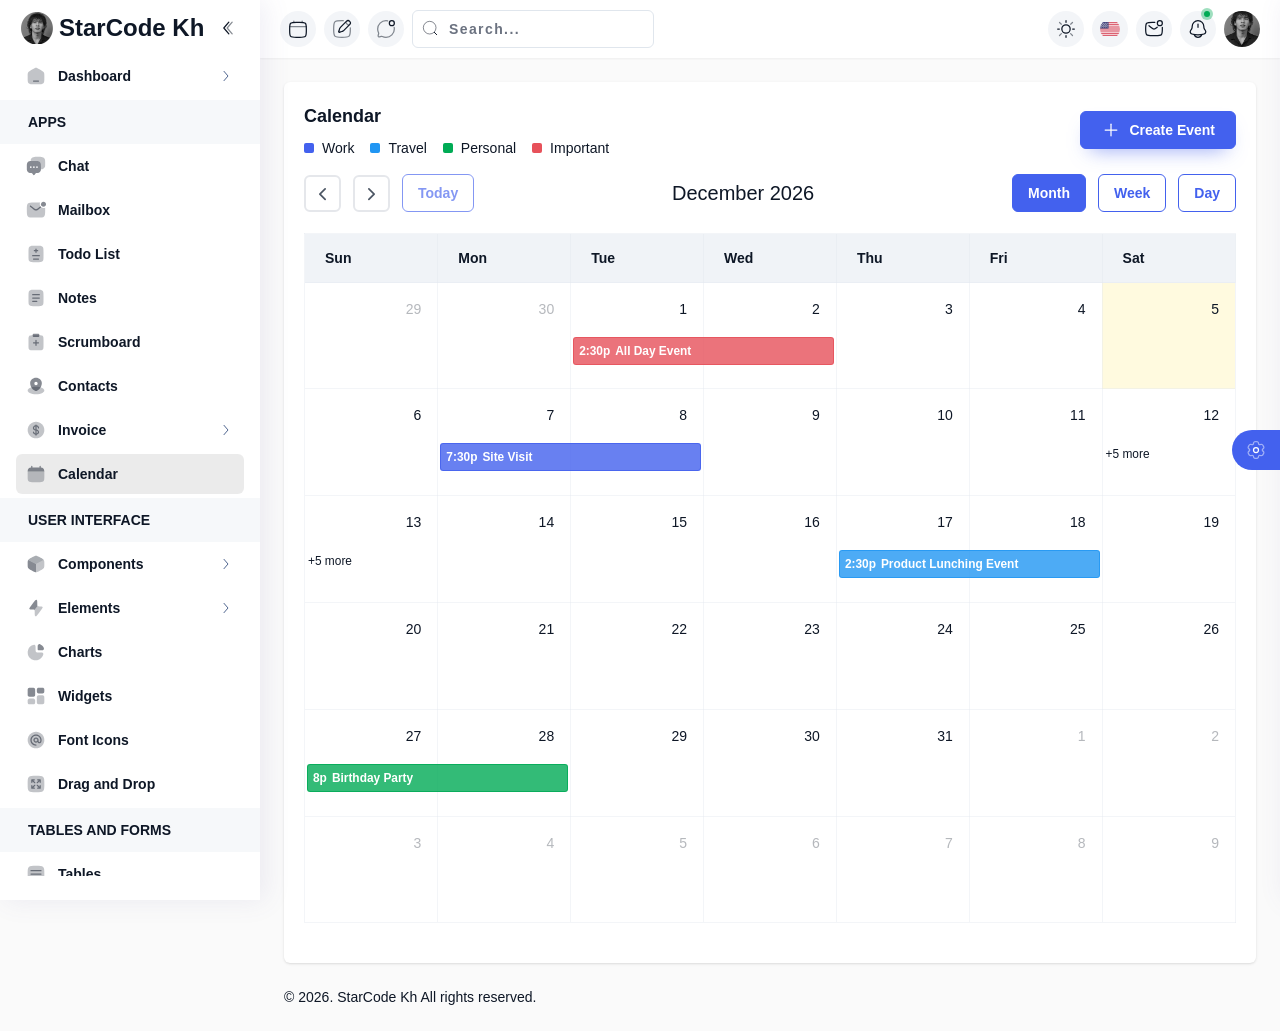
<file: Shareholder Management System/admin-template-pro-html-bootstrap-5-main/apps-calendar.html>
﻿<!DOCTYPE html>
<html lang="en" dir="ltr">
    <head>
        <meta charset="utf-8">
        <meta http-equiv="X-UA-Compatible" content="IE=edge">
        <title>Dashboard Template</title>
        <meta name="viewport" content="width=device-width, initial-scale=1">
        <link rel="icon" type="image/x-icon" href="favicon.png">
        <link rel="preconnect" href="https://fonts.googleapis.com">
        <link rel="preconnect" href="https://fonts.gstatic.com" crossorigin="">
        <link href="css2?family=Nunito:wght@400;500;600;700;800&display=swap" rel="stylesheet">
        <link rel="stylesheet" type="text/css" media="screen" href="assets/css/perfect-scrollbar.min.css">
        <link href="assets/css/fullcalendar.min.css" rel="stylesheet">
        <link rel="stylesheet" type="text/css" media="screen" href="assets/css/style.css">
        <link defer="" rel="stylesheet" type="text/css" media="screen" href="assets/css/animate.css">
        <script src="assets/js/perfect-scrollbar.min.js"></script>
        <script defer="" src="assets/js/popper.min.js"></script>
        <script defer="" src="assets/js/tippy-bundle.umd.min.js"></script>
        <script defer="" src="assets/js/sweetalert.min.js"></script>
    </head>

    <body x-data="main" class="relative overflow-x-hidden font-nunito text-sm font-normal antialiased" :class="[ $store.app.sidebar ? 'toggle-sidebar' : '', $store.app.theme === 'dark' || $store.app.isDarkMode ?  'dark' : '', $store.app.menu, $store.app.layout,$store.app.rtlClass]">
        <!-- sidebar menu overlay -->
        <div x-cloak="" class="fixed inset-0 z-50 bg-[black]/60 lg:hidden" :class="{'hidden' : !$store.app.sidebar}" @click="$store.app.toggleSidebar()"></div>

        <!-- screen loader -->
        <div class="screen_loader animate__animated fixed inset-0 z-[60] grid place-content-center bg-[#fafafa] dark:bg-[#060818]">
            <svg width="64" height="64" viewbox="0 0 135 135" xmlns="http://www.w3.org/2000/svg" fill="#4361ee">
                <path d="M67.447 58c5.523 0 10-4.477 10-10s-4.477-10-10-10-10 4.477-10 10 4.477 10 10 10zm9.448 9.447c0 5.523 4.477 10 10 10 5.522 0 10-4.477 10-10s-4.478-10-10-10c-5.523 0-10 4.477-10 10zm-9.448 9.448c-5.523 0-10 4.477-10 10 0 5.522 4.477 10 10 10s10-4.478 10-10c0-5.523-4.477-10-10-10zM58 67.447c0-5.523-4.477-10-10-10s-10 4.477-10 10 4.477 10 10 10 10-4.477 10-10z">
                    <animatetransform attributename="transform" type="rotate" from="0 67 67" to="-360 67 67" dur="2.5s" repeatcount="indefinite"></animatetransform>
                </path>
                <path d="M28.19 40.31c6.627 0 12-5.374 12-12 0-6.628-5.373-12-12-12-6.628 0-12 5.372-12 12 0 6.626 5.372 12 12 12zm30.72-19.825c4.686 4.687 12.284 4.687 16.97 0 4.686-4.686 4.686-12.284 0-16.97-4.686-4.687-12.284-4.687-16.97 0-4.687 4.686-4.687 12.284 0 16.97zm35.74 7.705c0 6.627 5.37 12 12 12 6.626 0 12-5.373 12-12 0-6.628-5.374-12-12-12-6.63 0-12 5.372-12 12zm19.822 30.72c-4.686 4.686-4.686 12.284 0 16.97 4.687 4.686 12.285 4.686 16.97 0 4.687-4.686 4.687-12.284 0-16.97-4.685-4.687-12.283-4.687-16.97 0zm-7.704 35.74c-6.627 0-12 5.37-12 12 0 6.626 5.373 12 12 12s12-5.374 12-12c0-6.63-5.373-12-12-12zm-30.72 19.822c-4.686-4.686-12.284-4.686-16.97 0-4.686 4.687-4.686 12.285 0 16.97 4.686 4.687 12.284 4.687 16.97 0 4.687-4.685 4.687-12.283 0-16.97zm-35.74-7.704c0-6.627-5.372-12-12-12-6.626 0-12 5.373-12 12s5.374 12 12 12c6.628 0 12-5.373 12-12zm-19.823-30.72c4.687-4.686 4.687-12.284 0-16.97-4.686-4.686-12.284-4.686-16.97 0-4.687 4.686-4.687 12.284 0 16.97 4.686 4.687 12.284 4.687 16.97 0z">
                    <animatetransform attributename="transform" type="rotate" from="0 67 67" to="360 67 67" dur="8s" repeatcount="indefinite"></animatetransform>
                </path>
            </svg>
        </div>

        <!-- scroll to top button -->
        <div class="fixed bottom-6 z-50 ltr:right-6 rtl:left-6" x-data="scrollToTop">
            <template x-if="showTopButton">
                <button type="button" class="btn btn-outline-primary animate-pulse rounded-full bg-[#fafafa] p-2 dark:bg-[#060818] dark:hover:bg-primary" @click="goToTop">
                    <svg width="24" height="24" class="h-4 w-4" viewbox="0 0 24 24" fill="none" xmlns="http://www.w3.org/2000/svg">
                        <path opacity="0.5" fill-rule="evenodd" clip-rule="evenodd" d="M12 20.75C12.4142 20.75 12.75 20.4142 12.75 20L12.75 10.75L11.25 10.75L11.25 20C11.25 20.4142 11.5858 20.75 12 20.75Z" fill="currentColor"></path>
                        <path d="M6.00002 10.75C5.69667 10.75 5.4232 10.5673 5.30711 10.287C5.19103 10.0068 5.25519 9.68417 5.46969 9.46967L11.4697 3.46967C11.6103 3.32902 11.8011 3.25 12 3.25C12.1989 3.25 12.3897 3.32902 12.5304 3.46967L18.5304 9.46967C18.7449 9.68417 18.809 10.0068 18.6929 10.287C18.5768 10.5673 18.3034 10.75 18 10.75L6.00002 10.75Z" fill="currentColor"></path>
                    </svg>
                </button>
            </template>
        </div>

        <!-- start theme customizer section -->
        <div x-data="customizer">
            <div class="fixed inset-0 z-[51] hidden bg-[black]/60 px-4 transition-[display]" :class="{'!block': showCustomizer}" @click="showCustomizer = false"></div>

            <nav class="fixed top-0 bottom-0 z-[51] w-full max-w-[400px] bg-white p-4 shadow-[5px_0_25px_0_rgba(94,92,154,0.1)] transition-[right] duration-300 ltr:-right-[400px] rtl:-left-[400px] dark:bg-[#0e1726]" :class="{'ltr:!right-0 rtl:!left-0' : showCustomizer}">
                <a href="javascript:;" class="absolute top-0 bottom-0 my-auto flex h-10 w-12 cursor-pointer items-center justify-center bg-primary text-white ltr:-left-12 ltr:rounded-tl-full ltr:rounded-bl-full rtl:-right-12 rtl:rounded-tr-full rtl:rounded-br-full" @click="showCustomizer = !showCustomizer">
                    <svg width="24" height="24" viewbox="0 0 24 24" fill="none" xmlns="http://www.w3.org/2000/svg" class="h-5 w-5 animate-[spin_3s_linear_infinite]">
                        <circle cx="12" cy="12" r="3" stroke="currentColor" stroke-width="1.5"></circle>
                        <path opacity="0.5" d="M13.7654 2.15224C13.3978 2 12.9319 2 12 2C11.0681 2 10.6022 2 10.2346 2.15224C9.74457 2.35523 9.35522 2.74458 9.15223 3.23463C9.05957 3.45834 9.0233 3.7185 9.00911 4.09799C8.98826 4.65568 8.70226 5.17189 8.21894 5.45093C7.73564 5.72996 7.14559 5.71954 6.65219 5.45876C6.31645 5.2813 6.07301 5.18262 5.83294 5.15102C5.30704 5.08178 4.77518 5.22429 4.35436 5.5472C4.03874 5.78938 3.80577 6.1929 3.33983 6.99993C2.87389 7.80697 2.64092 8.21048 2.58899 8.60491C2.51976 9.1308 2.66227 9.66266 2.98518 10.0835C3.13256 10.2756 3.3397 10.437 3.66119 10.639C4.1338 10.936 4.43789 11.4419 4.43786 12C4.43783 12.5581 4.13375 13.0639 3.66118 13.3608C3.33965 13.5629 3.13248 13.7244 2.98508 13.9165C2.66217 14.3373 2.51966 14.8691 2.5889 15.395C2.64082 15.7894 2.87379 16.193 3.33973 17C3.80568 17.807 4.03865 18.2106 4.35426 18.4527C4.77508 18.7756 5.30694 18.9181 5.83284 18.8489C6.07289 18.8173 6.31632 18.7186 6.65204 18.5412C7.14547 18.2804 7.73556 18.27 8.2189 18.549C8.70224 18.8281 8.98826 19.3443 9.00911 19.9021C9.02331 20.2815 9.05957 20.5417 9.15223 20.7654C9.35522 21.2554 9.74457 21.6448 10.2346 21.8478C10.6022 22 11.0681 22 12 22C12.9319 22 13.3978 22 13.7654 21.8478C14.2554 21.6448 14.6448 21.2554 14.8477 20.7654C14.9404 20.5417 14.9767 20.2815 14.9909 19.902C15.0117 19.3443 15.2977 18.8281 15.781 18.549C16.2643 18.2699 16.8544 18.2804 17.3479 18.5412C17.6836 18.7186 17.927 18.8172 18.167 18.8488C18.6929 18.9181 19.2248 18.7756 19.6456 18.4527C19.9612 18.2105 20.1942 17.807 20.6601 16.9999C21.1261 16.1929 21.3591 15.7894 21.411 15.395C21.4802 14.8691 21.3377 14.3372 21.0148 13.9164C20.8674 13.7243 20.6602 13.5628 20.3387 13.3608C19.8662 13.0639 19.5621 12.558 19.5621 11.9999C19.5621 11.4418 19.8662 10.9361 20.3387 10.6392C20.6603 10.4371 20.8675 10.2757 21.0149 10.0835C21.3378 9.66273 21.4803 9.13087 21.4111 8.60497C21.3592 8.21055 21.1262 7.80703 20.6602 7C20.1943 6.19297 19.9613 5.78945 19.6457 5.54727C19.2249 5.22436 18.693 5.08185 18.1671 5.15109C17.9271 5.18269 17.6837 5.28136 17.3479 5.4588C16.8545 5.71959 16.2644 5.73002 15.7811 5.45096C15.2977 5.17191 15.0117 4.65566 14.9909 4.09794C14.9767 3.71848 14.9404 3.45833 14.8477 3.23463C14.6448 2.74458 14.2554 2.35523 13.7654 2.15224Z" stroke="currentColor" stroke-width="1.5"></path>
                    </svg>
                </a>
                <div class="perfect-scrollbar h-full overflow-y-auto overflow-x-hidden">
                    <div class="relative pb-5 text-center">
                        <a href="javascript:;" class="absolute top-0 opacity-30 hover:opacity-100 ltr:right-0 rtl:left-0 dark:text-white" @click="showCustomizer = false">
                            <svg xmlns="http://www.w3.org/2000/svg" width="24px" height="24px" viewbox="0 0 24 24" fill="none" stroke="currentColor" stroke-width="1.5" stroke-linecap="round" stroke-linejoin="round" class="h-5 w-5">
                                <line x1="18" y1="6" x2="6" y2="18"></line>
                                <line x1="6" y1="6" x2="18" y2="18"></line>
                            </svg>
                        </a>
                        <h4 class="mb-1 dark:text-white">TEMPLATE CUSTOMIZER</h4>
                        <p class="text-white-dark">Set preferences that will be cookied for your live preview demonstration.</p>
                    </div>
                    <div class="mb-3 rounded-md border border-dashed border-[#e0e6ed] p-3 dark:border-[#1b2e4b]">
                        <h5 class="mb-1 text-base leading-none dark:text-white">Color Scheme</h5>
                        <p class="text-xs text-white-dark">Overall light or dark presentation.</p>
                        <div class="mt-3 grid grid-cols-3 gap-2">
                            <button type="button" class="btn" :class="[$store.app.theme === 'light' ? 'btn-primary' :'btn-outline-primary']" @click="$store.app.toggleTheme('light')">
                                <svg width="20" height="20" viewbox="0 0 24 24" fill="none" xmlns="http://www.w3.org/2000/svg" class="h-5 w-5 shrink-0 ltr:mr-2 rtl:ml-2">
                                    <circle cx="12" cy="12" r="5" stroke="currentColor" stroke-width="1.5"></circle>
                                    <path d="M12 2V4" stroke="currentColor" stroke-width="1.5" stroke-linecap="round"></path>
                                    <path d="M12 20V22" stroke="currentColor" stroke-width="1.5" stroke-linecap="round"></path>
                                    <path d="M4 12L2 12" stroke="currentColor" stroke-width="1.5" stroke-linecap="round"></path>
                                    <path d="M22 12L20 12" stroke="currentColor" stroke-width="1.5" stroke-linecap="round"></path>
                                    <path opacity="0.5" d="M19.7778 4.22266L17.5558 6.25424" stroke="currentColor" stroke-width="1.5" stroke-linecap="round"></path>
                                    <path opacity="0.5" d="M4.22217 4.22266L6.44418 6.25424" stroke="currentColor" stroke-width="1.5" stroke-linecap="round"></path>
                                    <path opacity="0.5" d="M6.44434 17.5557L4.22211 19.7779" stroke="currentColor" stroke-width="1.5" stroke-linecap="round"></path>
                                    <path opacity="0.5" d="M19.7778 19.7773L17.5558 17.5551" stroke="currentColor" stroke-width="1.5" stroke-linecap="round"></path>
                                </svg>
                                Light
                            </button>
                            <button type="button" class="btn" :class="[$store.app.theme === 'dark' ? 'btn-primary' :'btn-outline-primary']" @click="$store.app.toggleTheme('dark')">
                                <svg width="20" height="20" viewbox="0 0 24 24" fill="none" xmlns="http://www.w3.org/2000/svg" class="h-5 w-5 shrink-0 ltr:mr-2 rtl:ml-2">
                                    <path d="M21.0672 11.8568L20.4253 11.469L21.0672 11.8568ZM12.1432 2.93276L11.7553 2.29085V2.29085L12.1432 2.93276ZM21.25 12C21.25 17.1086 17.1086 21.25 12 21.25V22.75C17.9371 22.75 22.75 17.9371 22.75 12H21.25ZM12 21.25C6.89137 21.25 2.75 17.1086 2.75 12H1.25C1.25 17.9371 6.06294 22.75 12 22.75V21.25ZM2.75 12C2.75 6.89137 6.89137 2.75 12 2.75V1.25C6.06294 1.25 1.25 6.06294 1.25 12H2.75ZM15.5 14.25C12.3244 14.25 9.75 11.6756 9.75 8.5H8.25C8.25 12.5041 11.4959 15.75 15.5 15.75V14.25ZM20.4253 11.469C19.4172 13.1373 17.5882 14.25 15.5 14.25V15.75C18.1349 15.75 20.4407 14.3439 21.7092 12.2447L20.4253 11.469ZM9.75 8.5C9.75 6.41182 10.8627 4.5828 12.531 3.57467L11.7553 2.29085C9.65609 3.5593 8.25 5.86509 8.25 8.5H9.75ZM12 2.75C11.9115 2.75 11.8077 2.71008 11.7324 2.63168C11.6686 2.56527 11.6538 2.50244 11.6503 2.47703C11.6461 2.44587 11.6482 2.35557 11.7553 2.29085L12.531 3.57467C13.0342 3.27065 13.196 2.71398 13.1368 2.27627C13.0754 1.82126 12.7166 1.25 12 1.25V2.75ZM21.7092 12.2447C21.6444 12.3518 21.5541 12.3539 21.523 12.3497C21.4976 12.3462 21.4347 12.3314 21.3683 12.2676C21.2899 12.1923 21.25 12.0885 21.25 12H22.75C22.75 11.2834 22.1787 10.9246 21.7237 10.8632C21.286 10.804 20.7293 10.9658 20.4253 11.469L21.7092 12.2447Z" fill="currentColor"></path>
                                </svg>
                                Dark
                            </button>
                            <button type="button" class="btn" :class="[$store.app.theme === 'system' ? 'btn-primary' :'btn-outline-primary']" @click="$store.app.toggleTheme('system')">
                                <svg width="20" height="20" viewbox="0 0 24 24" fill="none" xmlns="http://www.w3.org/2000/svg" class="h-5 w-5 shrink-0 ltr:mr-2 rtl:ml-2">
                                    <path d="M3 9C3 6.17157 3 4.75736 3.87868 3.87868C4.75736 3 6.17157 3 9 3H15C17.8284 3 19.2426 3 20.1213 3.87868C21 4.75736 21 6.17157 21 9V14C21 15.8856 21 16.8284 20.4142 17.4142C19.8284 18 18.8856 18 17 18H7C5.11438 18 4.17157 18 3.58579 17.4142C3 16.8284 3 15.8856 3 14V9Z" stroke="currentColor" stroke-width="1.5"></path>
                                    <path opacity="0.5" d="M22 21H2" stroke="currentColor" stroke-width="1.5" stroke-linecap="round"></path>
                                    <path opacity="0.5" d="M15 15H9" stroke="currentColor" stroke-width="1.5" stroke-linecap="round"></path>
                                </svg>
                                System
                            </button>
                        </div>
                    </div>

                    <div class="mb-3 rounded-md border border-dashed border-[#e0e6ed] p-3 dark:border-[#1b2e4b]">
                        <h5 class="mb-1 text-base leading-none dark:text-white">Navigation Position</h5>
                        <p class="text-xs text-white-dark">Select the primary navigation paradigm for your app.</p>
                        <div class="mt-3 grid grid-cols-3 gap-2">
                            <button type="button" class="btn" :class="[$store.app.menu === 'horizontal' ? 'btn-primary' :'btn-outline-primary']" @click="$store.app.toggleMenu('horizontal')">
                                Horizontal
                            </button>
                            <button type="button" class="btn" :class="[$store.app.menu === 'vertical' ? 'btn-primary' :'btn-outline-primary']" @click="$store.app.toggleMenu('vertical')">
                                Vertical
                            </button>
                            <button type="button" class="btn" :class="[$store.app.menu === 'collapsible-vertical' ? 'btn-primary' :'btn-outline-primary']" @click="$store.app.toggleMenu('collapsible-vertical')">
                                Collapsible
                            </button>
                        </div>
                        <div class="mt-5 text-primary">
                            <label class="mb-0 inline-flex">
                                <input x-model="$store.app.semidark" type="checkbox" :value="true" class="form-checkbox" @change="$store.app.toggleSemidark()">
                                <span>Semi Dark (Sidebar & Header)</span>
                            </label>
                        </div>
                    </div>
                    <div class="mb-3 rounded-md border border-dashed border-[#e0e6ed] p-3 dark:border-[#1b2e4b]">
                        <h5 class="mb-1 text-base leading-none dark:text-white">Layout Style</h5>
                        <p class="text-xs text-white-dark">Select the primary layout style for your app.</p>
                        <div class="mt-3 flex gap-2">
                            <button type="button" class="btn flex-auto" :class="[$store.app.layout === 'boxed-layout' ? 'btn-primary' :'btn-outline-primary']" @click="$store.app.toggleLayout('boxed-layout')">
                                Box
                            </button>
                            <button type="button" class="btn flex-auto" :class="[$store.app.layout === 'full' ? 'btn-primary' :'btn-outline-primary']" @click="$store.app.toggleLayout('full')">
                                Full
                            </button>
                        </div>
                    </div>
                    <div class="mb-3 rounded-md border border-dashed border-[#e0e6ed] p-3 dark:border-[#1b2e4b]">
                        <h5 class="mb-1 text-base leading-none dark:text-white">Direction</h5>
                        <p class="text-xs text-white-dark">Select the direction for your app.</p>
                        <div class="mt-3 flex gap-2">
                            <button type="button" class="btn flex-auto" :class="[$store.app.rtlClass === 'ltr' ? 'btn-primary' :'btn-outline-primary']" @click="$store.app.toggleRTL('ltr')">
                                LTR
                            </button>
                            <button type="button" class="btn flex-auto" :class="[$store.app.rtlClass === 'rtl' ? 'btn-primary' :'btn-outline-primary']" @click="$store.app.toggleRTL('rtl')">
                                RTL
                            </button>
                        </div>
                    </div>

                    <div class="mb-3 rounded-md border border-dashed border-[#e0e6ed] p-3 dark:border-[#1b2e4b]">
                        <h5 class="mb-1 text-base leading-none dark:text-white">Navbar Type</h5>
                        <p class="text-xs text-white-dark">Sticky or Floating.</p>
                        <div class="mt-3 flex items-center gap-3 text-primary">
                            <label class="mb-0 inline-flex">
                                <input x-model="$store.app.navbar" type="radio" value="navbar-sticky" class="form-radio" @change="$store.app.toggleNavbar()">
                                <span>Sticky</span>
                            </label>
                            <label class="mb-0 inline-flex">
                                <input x-model="$store.app.navbar" type="radio" value="navbar-floating" class="form-radio" @change="$store.app.toggleNavbar()">
                                <span>Floating</span>
                            </label>
                            <label class="mb-0 inline-flex">
                                <input x-model="$store.app.navbar" type="radio" value="navbar-static" class="form-radio" @change="$store.app.toggleNavbar()">
                                <span>Static</span>
                            </label>
                        </div>
                    </div>

                    <div class="mb-3 rounded-md border border-dashed border-[#e0e6ed] p-3 dark:border-[#1b2e4b]">
                        <h5 class="mb-1 text-base leading-none dark:text-white">Router Transition</h5>
                        <p class="text-xs text-white-dark">Animation of main content.</p>
                        <div class="mt-3">
                            <select x-model="$store.app.animation" class="form-select border-primary text-primary" @change="$store.app.toggleAnimation()">
                                <option value="">None</option>
                                <option value="animate__fadeIn">Fade</option>
                                <option value="animate__fadeInDown">Fade Down</option>
                                <option value="animate__fadeInUp">Fade Up</option>
                                <option value="animate__fadeInLeft">Fade Left</option>
                                <option value="animate__fadeInRight">Fade Right</option>
                                <option value="animate__slideInDown">Slide Down</option>
                                <option value="animate__slideInLeft">Slide Left</option>
                                <option value="animate__slideInRight">Slide Right</option>
                                <option value="animate__zoomIn">Zoom In</option>
                            </select>
                        </div>
                    </div>
                </div>
            </nav>
        </div>
        <!-- end theme customizer section -->

        <div class="main-container min-h-screen text-black dark:text-white-dark" :class="[$store.app.navbar]">
            <!-- start sidebar section -->
            <div :class="{'dark text-white-dark' : $store.app.semidark}">
                <nav x-data="sidebar" class="sidebar fixed top-0 bottom-0 z-50 h-full min-h-screen w-[260px] shadow-[5px_0_25px_0_rgba(94,92,154,0.1)] transition-all duration-300">
                    <div class="h-full bg-white dark:bg-[#0e1726]">
                        <div class="flex items-center justify-between px-4 py-3">
                            <a href="index.html" class="main-logo flex shrink-0 items-center">
                                <img class="ml-[5px] w-8 flex-none" src="assets/images/logo.png" alt="image">
                                <span class="align-middle text-2xl font-semibold ltr:ml-1.5 rtl:mr-1.5 dark:text-white-light lg:inline">StarCode Kh</span>
                            </a>
                            <a href="javascript:;" class="collapse-icon flex h-8 w-8 items-center rounded-full transition duration-300 hover:bg-gray-500/10 rtl:rotate-180 dark:text-white-light dark:hover:bg-dark-light/10" @click="$store.app.toggleSidebar()">
                                <svg class="m-auto h-5 w-5" width="20" height="20" viewbox="0 0 24 24" fill="none" xmlns="http://www.w3.org/2000/svg">
                                    <path d="M13 19L7 12L13 5" stroke="currentColor" stroke-width="1.5" stroke-linecap="round" stroke-linejoin="round"></path>
                                    <path opacity="0.5" d="M16.9998 19L10.9998 12L16.9998 5" stroke="currentColor" stroke-width="1.5" stroke-linecap="round" stroke-linejoin="round"></path>
                                </svg>
                            </a>
                        </div>
                        <ul class="perfect-scrollbar relative h-[calc(100vh-80px)] space-y-0.5 overflow-y-auto overflow-x-hidden p-4 py-0 font-semibold" x-data="{ activeDropdown: null }">
                            <li class="menu nav-item">
                                <button type="button" class="nav-link group" :class="{'active' : activeDropdown === 'dashboard'}" @click="activeDropdown === 'dashboard' ? activeDropdown = null : activeDropdown = 'dashboard'">
                                    <div class="flex items-center">
                                        <svg class="shrink-0 group-hover:!text-primary" width="20" height="20" viewbox="0 0 24 24" fill="none" xmlns="http://www.w3.org/2000/svg">
                                            <path opacity="0.5" d="M2 12.2039C2 9.91549 2 8.77128 2.5192 7.82274C3.0384 6.87421 3.98695 6.28551 5.88403 5.10813L7.88403 3.86687C9.88939 2.62229 10.8921 2 12 2C13.1079 2 14.1106 2.62229 16.116 3.86687L18.116 5.10812C20.0131 6.28551 20.9616 6.87421 21.4808 7.82274C22 8.77128 22 9.91549 22 12.2039V13.725C22 17.6258 22 19.5763 20.8284 20.7881C19.6569 22 17.7712 22 14 22H10C6.22876 22 4.34315 22 3.17157 20.7881C2 19.5763 2 17.6258 2 13.725V12.2039Z" fill="currentColor"></path>
                                            <path d="M9 17.25C8.58579 17.25 8.25 17.5858 8.25 18C8.25 18.4142 8.58579 18.75 9 18.75H15C15.4142 18.75 15.75 18.4142 15.75 18C15.75 17.5858 15.4142 17.25 15 17.25H9Z" fill="currentColor"></path>
                                        </svg>

                                        <span class="text-black ltr:pl-3 rtl:pr-3 dark:text-[#506690] dark:group-hover:text-white-dark">Dashboard</span>
                                    </div>
                                    <div class="rtl:rotate-180" :class="{'!rotate-90' : activeDropdown === 'dashboard'}">
                                        <svg width="16" height="16" viewbox="0 0 24 24" fill="none" xmlns="http://www.w3.org/2000/svg">
                                            <path d="M9 5L15 12L9 19" stroke="currentColor" stroke-width="1.5" stroke-linecap="round" stroke-linejoin="round"></path>
                                        </svg>
                                    </div>
                                </button>
                                <ul x-cloak="" x-show="activeDropdown === 'dashboard'" x-collapse="" class="sub-menu text-gray-500">
                                    <li>
                                        <a href="index.html">Sales</a>
                                    </li>
                                    <li>
                                        <a href="analytics.html">Analytics</a>
                                    </li>
                                    <li>
                                        <a href="finance.html">Finance</a>
                                    </li>
                                    <li>
                                        <a href="crypto.html">Crypto</a>
                                    </li>
                                </ul>
                            </li>

                            <h2 class="-mx-4 mb-1 flex items-center bg-white-light/30 py-3 px-7 font-extrabold uppercase dark:bg-dark dark:bg-opacity-[0.08]">
                                <svg class="hidden h-5 w-4 flex-none" viewbox="0 0 24 24" stroke="currentColor" stroke-width="1.5" fill="none" stroke-linecap="round" stroke-linejoin="round">
                                    <line x1="5" y1="12" x2="19" y2="12"></line>
                                </svg>
                                <span>Apps</span>
                            </h2>

                            <li class="nav-item">
                                <ul>
                                    <li class="nav-item">
                                        <a href="apps-chat.html" class="group">
                                            <div class="flex items-center">
                                                <svg class="shrink-0 group-hover:!text-primary" width="20" height="20" viewbox="0 0 24 24" fill="none" xmlns="http://www.w3.org/2000/svg">
                                                    <path fill-rule="evenodd" clip-rule="evenodd" d="M10.4036 22.4797L10.6787 22.015C11.1195 21.2703 11.3399 20.8979 11.691 20.6902C12.0422 20.4825 12.5001 20.4678 13.4161 20.4385C14.275 20.4111 14.8523 20.3361 15.3458 20.1317C16.385 19.7012 17.2106 18.8756 17.641 17.8365C17.9639 17.0571 17.9639 16.0691 17.9639 14.093V13.2448C17.9639 10.4683 17.9639 9.08006 17.3389 8.06023C16.9892 7.48958 16.5094 7.0098 15.9388 6.66011C14.919 6.03516 13.5307 6.03516 10.7542 6.03516H8.20964C5.43314 6.03516 4.04489 6.03516 3.02507 6.66011C2.45442 7.0098 1.97464 7.48958 1.62495 8.06023C1 9.08006 1 10.4683 1 13.2448V14.093C1 16.0691 1 17.0571 1.32282 17.8365C1.75326 18.8756 2.57886 19.7012 3.61802 20.1317C4.11158 20.3361 4.68882 20.4111 5.5477 20.4385C6.46368 20.4678 6.92167 20.4825 7.27278 20.6902C7.6239 20.8979 7.84431 21.2703 8.28514 22.015L8.5602 22.4797C8.97002 23.1721 9.9938 23.1721 10.4036 22.4797ZM13.1928 14.5171C13.7783 14.5171 14.253 14.0424 14.253 13.4568C14.253 12.8713 13.7783 12.3966 13.1928 12.3966C12.6072 12.3966 12.1325 12.8713 12.1325 13.4568C12.1325 14.0424 12.6072 14.5171 13.1928 14.5171ZM10.5422 13.4568C10.5422 14.0424 10.0675 14.5171 9.48193 14.5171C8.89637 14.5171 8.42169 14.0424 8.42169 13.4568C8.42169 12.8713 8.89637 12.3966 9.48193 12.3966C10.0675 12.3966 10.5422 12.8713 10.5422 13.4568ZM5.77108 14.5171C6.35664 14.5171 6.83133 14.0424 6.83133 13.4568C6.83133 12.8713 6.35664 12.3966 5.77108 12.3966C5.18553 12.3966 4.71084 12.8713 4.71084 13.4568C4.71084 14.0424 5.18553 14.5171 5.77108 14.5171Z" fill="currentColor"></path>
                                                    <path opacity="0.5" d="M15.486 1C16.7529 0.999992 17.7603 0.999986 18.5683 1.07681C19.3967 1.15558 20.0972 1.32069 20.7212 1.70307C21.3632 2.09648 21.9029 2.63623 22.2963 3.27821C22.6787 3.90219 22.8438 4.60265 22.9226 5.43112C22.9994 6.23907 22.9994 7.24658 22.9994 8.51343V9.37869C22.9994 10.2803 22.9994 10.9975 22.9597 11.579C22.9191 12.174 22.8344 12.6848 22.6362 13.1632C22.152 14.3323 21.2232 15.2611 20.0541 15.7453C20.0249 15.7574 19.9955 15.7691 19.966 15.7804C19.8249 15.8343 19.7039 15.8806 19.5978 15.915H17.9477C17.9639 15.416 17.9639 14.8217 17.9639 14.093V13.2448C17.9639 10.4683 17.9639 9.08006 17.3389 8.06023C16.9892 7.48958 16.5094 7.0098 15.9388 6.66011C14.919 6.03516 13.5307 6.03516 10.7542 6.03516H8.20964C7.22423 6.03516 6.41369 6.03516 5.73242 6.06309V4.4127C5.76513 4.29934 5.80995 4.16941 5.86255 4.0169C5.95202 3.75751 6.06509 3.51219 6.20848 3.27821C6.60188 2.63623 7.14163 2.09648 7.78361 1.70307C8.40759 1.32069 9.10805 1.15558 9.93651 1.07681C10.7445 0.999986 11.7519 0.999992 13.0188 1H15.486Z" fill="currentColor"></path>
                                                </svg>
                                                <span class="text-black ltr:pl-3 rtl:pr-3 dark:text-[#506690] dark:group-hover:text-white-dark">Chat</span>
                                            </div>
                                        </a>
                                    </li>
                                    <li class="nav-item">
                                        <a href="apps-mailbox.html" class="group">
                                            <div class="flex items-center">
                                                <svg class="shrink-0 group-hover:!text-primary" width="20" height="20" viewbox="0 0 24 24" fill="none" xmlns="http://www.w3.org/2000/svg">
                                                    <path d="M24 5C24 6.65685 22.6569 8 21 8C19.3431 8 18 6.65685 18 5C18 3.34315 19.3431 2 21 2C22.6569 2 24 3.34315 24 5Z" fill="currentColor"></path>
                                                    <path d="M17.2339 7.46394L15.6973 8.74444C14.671 9.59966 13.9585 10.1915 13.357 10.5784C12.7747 10.9529 12.3798 11.0786 12.0002 11.0786C11.6206 11.0786 11.2258 10.9529 10.6435 10.5784C10.0419 10.1915 9.32941 9.59966 8.30315 8.74444L5.92837 6.76546C5.57834 6.47377 5.05812 6.52106 4.76643 6.87109C4.47474 7.22112 4.52204 7.74133 4.87206 8.03302L7.28821 10.0465C8.2632 10.859 9.05344 11.5176 9.75091 11.9661C10.4775 12.4334 11.185 12.7286 12.0002 12.7286C12.8154 12.7286 13.523 12.4334 14.2495 11.9661C14.947 11.5176 15.7372 10.859 16.7122 10.0465L18.3785 8.65795C17.9274 8.33414 17.5388 7.92898 17.2339 7.46394Z" fill="currentColor"></path>
                                                    <path d="M18.4538 6.58719C18.7362 6.53653 19.0372 6.63487 19.234 6.87109C19.3965 7.06614 19.4538 7.31403 19.4121 7.54579C19.0244 7.30344 18.696 6.97499 18.4538 6.58719Z" fill="currentColor"></path>
                                                    <path opacity="0.5" d="M16.9576 3.02099C16.156 3 15.2437 3 14.2 3H9.8C5.65164 3 3.57746 3 2.28873 4.31802C1 5.63604 1 7.75736 1 12C1 16.2426 1 18.364 2.28873 19.682C3.57746 21 5.65164 21 9.8 21H14.2C18.3484 21 20.4225 21 21.7113 19.682C23 18.364 23 16.2426 23 12C23 10.9326 23 9.99953 22.9795 9.1797C22.3821 9.47943 21.7103 9.64773 21 9.64773C18.5147 9.64773 16.5 7.58722 16.5 5.04545C16.5 4.31904 16.6646 3.63193 16.9576 3.02099Z" fill="currentColor"></path>
                                                </svg>
                                                <span class="text-black ltr:pl-3 rtl:pr-3 dark:text-[#506690] dark:group-hover:text-white-dark">Mailbox</span>
                                            </div>
                                        </a>
                                    </li>
                                    <li class="nav-item">
                                        <a href="apps-todolist.html" class="group">
                                            <div class="flex items-center">
                                                <svg class="shrink-0 group-hover:!text-primary" width="20" height="20" viewbox="0 0 24 24" fill="none" xmlns="http://www.w3.org/2000/svg">
                                                    <path opacity="0.5" d="M3 10C3 6.22876 3 4.34315 4.17157 3.17157C5.34315 2 7.22876 2 11 2H13C16.7712 2 18.6569 2 19.8284 3.17157C21 4.34315 21 6.22876 21 10V14C21 17.7712 21 19.6569 19.8284 20.8284C18.6569 22 16.7712 22 13 22H11C7.22876 22 5.34315 22 4.17157 20.8284C3 19.6569 3 17.7712 3 14V10Z" fill="currentColor"></path>
                                                    <path fill-rule="evenodd" clip-rule="evenodd" d="M12 5.25C12.4142 5.25 12.75 5.58579 12.75 6V7.25H14C14.4142 7.25 14.75 7.58579 14.75 8C14.75 8.41421 14.4142 8.75 14 8.75L12.75 8.75L12.75 10C12.75 10.4142 12.4142 10.75 12 10.75C11.5858 10.75 11.25 10.4142 11.25 10L11.25 8.75H9.99997C9.58575 8.75 9.24997 8.41421 9.24997 8C9.24997 7.58579 9.58575 7.25 9.99997 7.25H11.25L11.25 6C11.25 5.58579 11.5858 5.25 12 5.25ZM7.25 14C7.25 13.5858 7.58579 13.25 8 13.25H16C16.4142 13.25 16.75 13.5858 16.75 14C16.75 14.4142 16.4142 14.75 16 14.75H8C7.58579 14.75 7.25 14.4142 7.25 14ZM8.25 18C8.25 17.5858 8.58579 17.25 9 17.25H15C15.4142 17.25 15.75 17.5858 15.75 18C15.75 18.4142 15.4142 18.75 15 18.75H9C8.58579 18.75 8.25 18.4142 8.25 18Z" fill="currentColor"></path>
                                                </svg>
                                                <span class="text-black ltr:pl-3 rtl:pr-3 dark:text-[#506690] dark:group-hover:text-white-dark">Todo List</span>
                                            </div>
                                        </a>
                                    </li>
                                    <li class="nav-item">
                                        <a href="apps-notes.html" class="group">
                                            <div class="flex items-center">
                                                <svg class="shrink-0 group-hover:!text-primary" width="20" height="20" viewbox="0 0 24 24" fill="none" xmlns="http://www.w3.org/2000/svg">
                                                    <path opacity="0.5" d="M3 10C3 6.22876 3 4.34315 4.17157 3.17157C5.34315 2 7.22876 2 11 2H13C16.7712 2 18.6569 2 19.8284 3.17157C21 4.34315 21 6.22876 21 10V14C21 17.7712 21 19.6569 19.8284 20.8284C18.6569 22 16.7712 22 13 22H11C7.22876 22 5.34315 22 4.17157 20.8284C3 19.6569 3 17.7712 3 14V10Z" fill="currentColor"></path>
                                                    <path fill-rule="evenodd" clip-rule="evenodd" d="M7.25 12C7.25 11.5858 7.58579 11.25 8 11.25H16C16.4142 11.25 16.75 11.5858 16.75 12C16.75 12.4142 16.4142 12.75 16 12.75H8C7.58579 12.75 7.25 12.4142 7.25 12Z" fill="currentColor"></path>
                                                    <path fill-rule="evenodd" clip-rule="evenodd" d="M7.25 8C7.25 7.58579 7.58579 7.25 8 7.25H16C16.4142 7.25 16.75 7.58579 16.75 8C16.75 8.41421 16.4142 8.75 16 8.75H8C7.58579 8.75 7.25 8.41421 7.25 8Z" fill="currentColor"></path>
                                                    <path fill-rule="evenodd" clip-rule="evenodd" d="M7.25 16C7.25 15.5858 7.58579 15.25 8 15.25H13C13.4142 15.25 13.75 15.5858 13.75 16C13.75 16.4142 13.4142 16.75 13 16.75H8C7.58579 16.75 7.25 16.4142 7.25 16Z" fill="currentColor"></path>
                                                </svg>
                                                <span class="text-black ltr:pl-3 rtl:pr-3 dark:text-[#506690] dark:group-hover:text-white-dark">Notes</span>
                                            </div>
                                        </a>
                                    </li>
                                    <li class="nav-item">
                                        <a href="apps-scrumboard.html" class="group">
                                            <div class="flex items-center">
                                                <svg class="shrink-0 group-hover:!text-primary" width="20" height="20" viewbox="0 0 24 24" fill="none" xmlns="http://www.w3.org/2000/svg">
                                                    <path opacity="0.5" d="M21 15.9983V9.99826C21 7.16983 21 5.75562 20.1213 4.87694C19.3529 4.10856 18.175 4.01211 16 4H8C5.82497 4.01211 4.64706 4.10856 3.87868 4.87694C3 5.75562 3 7.16983 3 9.99826V15.9983C3 18.8267 3 20.2409 3.87868 21.1196C4.75736 21.9983 6.17157 21.9983 9 21.9983H15C17.8284 21.9983 19.2426 21.9983 20.1213 21.1196C21 20.2409 21 18.8267 21 15.9983Z" fill="currentColor"></path>
                                                    <path d="M8 3.5C8 2.67157 8.67157 2 9.5 2H14.5C15.3284 2 16 2.67157 16 3.5V4.5C16 5.32843 15.3284 6 14.5 6H9.5C8.67157 6 8 5.32843 8 4.5V3.5Z" fill="currentColor"></path>
                                                    <path fill-rule="evenodd" clip-rule="evenodd" d="M12 9.25C12.4142 9.25 12.75 9.58579 12.75 10V12.25L15 12.25C15.4142 12.25 15.75 12.5858 15.75 13C15.75 13.4142 15.4142 13.75 15 13.75L12.75 13.75L12.75 16C12.75 16.4142 12.4142 16.75 12 16.75C11.5858 16.75 11.25 16.4142 11.25 16L11.25 13.75H9C8.58579 13.75 8.25 13.4142 8.25 13C8.25 12.5858 8.58579 12.25 9 12.25L11.25 12.25L11.25 10C11.25 9.58579 11.5858 9.25 12 9.25Z" fill="currentColor"></path>
                                                </svg>
                                                <span class="text-black ltr:pl-3 rtl:pr-3 dark:text-[#506690] dark:group-hover:text-white-dark">Scrumboard</span>
                                            </div>
                                        </a>
                                    </li>
                                    <li class="nav-item">
                                        <a href="apps-contacts.html" class="group">
                                            <div class="flex items-center">
                                                <svg class="shrink-0 group-hover:!text-primary" width="20" height="20" viewbox="0 0 24 24" fill="none" xmlns="http://www.w3.org/2000/svg">
                                                    <path opacity="0.5" d="M19.7165 20.3624C21.143 19.5846 22 18.5873 22 17.5C22 16.3475 21.0372 15.2961 19.4537 14.5C17.6226 13.5794 14.9617 13 12 13C9.03833 13 6.37738 13.5794 4.54631 14.5C2.96285 15.2961 2 16.3475 2 17.5C2 18.6525 2.96285 19.7039 4.54631 20.5C6.37738 21.4206 9.03833 22 12 22C15.1066 22 17.8823 21.3625 19.7165 20.3624Z" fill="currentColor"></path>
                                                    <path fill-rule="evenodd" clip-rule="evenodd" d="M5 8.51464C5 4.9167 8.13401 2 12 2C15.866 2 19 4.9167 19 8.51464C19 12.0844 16.7658 16.2499 13.2801 17.7396C12.4675 18.0868 11.5325 18.0868 10.7199 17.7396C7.23416 16.2499 5 12.0844 5 8.51464ZM12 11C13.1046 11 14 10.1046 14 9C14 7.89543 13.1046 7 12 7C10.8954 7 10 7.89543 10 9C10 10.1046 10.8954 11 12 11Z" fill="currentColor"></path>
                                                </svg>

                                                <span class="text-black ltr:pl-3 rtl:pr-3 dark:text-[#506690] dark:group-hover:text-white-dark">Contacts</span>
                                            </div>
                                        </a>
                                    </li>
                                    <li class="menu nav-item">
                                        <button type="button" class="nav-link group" :class="{'active' : activeDropdown === 'invoice'}" @click="activeDropdown === 'invoice' ? activeDropdown = null : activeDropdown = 'invoice'">
                                            <div class="flex items-center">
                                                <svg class="shrink-0 group-hover:!text-primary" width="20" height="20" viewbox="0 0 24 24" fill="none" xmlns="http://www.w3.org/2000/svg">
                                                    <path opacity="0.5" fill-rule="evenodd" clip-rule="evenodd" d="M22 12C22 17.5228 17.5228 22 12 22C6.47715 22 2 17.5228 2 12C2 6.47715 6.47715 2 12 2C17.5228 2 22 6.47715 22 12Z" fill="currentColor"></path>
                                                    <path fill-rule="evenodd" clip-rule="evenodd" d="M12 5.25C12.4142 5.25 12.75 5.58579 12.75 6V6.31673C14.3804 6.60867 15.75 7.83361 15.75 9.5C15.75 9.91421 15.4142 10.25 15 10.25C14.5858 10.25 14.25 9.91421 14.25 9.5C14.25 8.82154 13.6859 8.10339 12.75 7.84748V11.3167C14.3804 11.6087 15.75 12.8336 15.75 14.5C15.75 16.1664 14.3804 17.3913 12.75 17.6833V18C12.75 18.4142 12.4142 18.75 12 18.75C11.5858 18.75 11.25 18.4142 11.25 18V17.6833C9.61957 17.3913 8.25 16.1664 8.25 14.5C8.25 14.0858 8.58579 13.75 9 13.75C9.41421 13.75 9.75 14.0858 9.75 14.5C9.75 15.1785 10.3141 15.8966 11.25 16.1525V12.6833C9.61957 12.3913 8.25 11.1664 8.25 9.5C8.25 7.83361 9.61957 6.60867 11.25 6.31673V6C11.25 5.58579 11.5858 5.25 12 5.25ZM11.25 7.84748C10.3141 8.10339 9.75 8.82154 9.75 9.5C9.75 10.1785 10.3141 10.8966 11.25 11.1525V7.84748ZM14.25 14.5C14.25 13.8215 13.6859 13.1034 12.75 12.8475V16.1525C13.6859 15.8966 14.25 15.1785 14.25 14.5Z" fill="currentColor"></path>
                                                </svg>
                                                <span class="text-black ltr:pl-3 rtl:pr-3 dark:text-[#506690] dark:group-hover:text-white-dark">Invoice</span>
                                            </div>
                                            <div class="rtl:rotate-180" :class="{'!rotate-90' : activeDropdown === 'invoice'}">
                                                <svg width="16" height="16" viewbox="0 0 24 24" fill="none" xmlns="http://www.w3.org/2000/svg">
                                                    <path d="M9 5L15 12L9 19" stroke="currentColor" stroke-width="1.5" stroke-linecap="round" stroke-linejoin="round"></path>
                                                </svg>
                                            </div>
                                        </button>
                                        <ul x-cloak="" x-show="activeDropdown === 'invoice'" x-collapse="" class="sub-menu text-gray-500">
                                            <li>
                                                <a href="apps-invoice-list.html">List</a>
                                            </li>
                                            <li>
                                                <a href="apps-invoice-preview.html">Preview</a>
                                            </li>
                                            <li>
                                                <a href="apps-invoice-add.html">Add</a>
                                            </li>
                                            <li>
                                                <a href="apps-invoice-edit.html">Edit</a>
                                            </li>
                                        </ul>
                                    </li>
                                    <li class="nav-item">
                                        <a href="apps-calendar.html" class="active group">
                                            <div class="flex items-center">
                                                <svg class="shrink-0 group-hover:!text-primary" width="20" height="20" viewbox="0 0 24 24" fill="none" xmlns="http://www.w3.org/2000/svg">
                                                    <path d="M6.94028 2C7.35614 2 7.69326 2.32421 7.69326 2.72414V4.18487C8.36117 4.17241 9.10983 4.17241 9.95219 4.17241H13.9681C14.8104 4.17241 15.5591 4.17241 16.227 4.18487V2.72414C16.227 2.32421 16.5641 2 16.98 2C17.3958 2 17.733 2.32421 17.733 2.72414V4.24894C19.178 4.36022 20.1267 4.63333 20.8236 5.30359C21.5206 5.97385 21.8046 6.88616 21.9203 8.27586L22 9H2.92456H2V8.27586C2.11571 6.88616 2.3997 5.97385 3.09665 5.30359C3.79361 4.63333 4.74226 4.36022 6.1873 4.24894V2.72414C6.1873 2.32421 6.52442 2 6.94028 2Z" fill="currentColor"></path>
                                                    <path opacity="0.5" d="M21.9995 14.0001V12.0001C21.9995 11.161 21.9963 9.66527 21.9834 9H2.00917C1.99626 9.66527 1.99953 11.161 1.99953 12.0001V14.0001C1.99953 17.7713 1.99953 19.6569 3.1711 20.8285C4.34267 22.0001 6.22829 22.0001 9.99953 22.0001H13.9995C17.7708 22.0001 19.6564 22.0001 20.828 20.8285C21.9995 19.6569 21.9995 17.7713 21.9995 14.0001Z" fill="currentColor"></path>
                                                </svg>
                                                <span class="text-black ltr:pl-3 rtl:pr-3 dark:text-[#506690] dark:group-hover:text-white-dark">Calendar</span>
                                            </div>
                                        </a>
                                    </li>
                                </ul>
                            </li>

                            <h2 class="-mx-4 mb-1 flex items-center bg-white-light/30 py-3 px-7 font-extrabold uppercase dark:bg-dark dark:bg-opacity-[0.08]">
                                <svg class="hidden h-5 w-4 flex-none" viewbox="0 0 24 24" stroke="currentColor" stroke-width="1.5" fill="none" stroke-linecap="round" stroke-linejoin="round">
                                    <line x1="5" y1="12" x2="19" y2="12"></line>
                                </svg>
                                <span>USER INTERFACE</span>
                            </h2>

                            <li class="menu nav-item">
                                <button type="button" class="nav-link group" :class="{'active' : activeDropdown === 'components'}" @click="activeDropdown === 'components' ? activeDropdown = null : activeDropdown = 'components'">
                                    <div class="flex items-center">
                                        <svg class="shrink-0 group-hover:!text-primary" width="20" height="20" viewbox="0 0 24 24" fill="none" xmlns="http://www.w3.org/2000/svg">
                                            <path d="M8.42229 20.6181C10.1779 21.5395 11.0557 22.0001 12 22.0001V12.0001L2.63802 7.07275C2.62423 7.09491 2.6107 7.11727 2.5974 7.13986C2 8.15436 2 9.41678 2 11.9416V12.0586C2 14.5834 2 15.8459 2.5974 16.8604C3.19479 17.8749 4.27063 18.4395 6.42229 19.5686L8.42229 20.6181Z" fill="currentColor"></path>
                                            <path opacity="0.7" d="M17.5774 4.43152L15.5774 3.38197C13.8218 2.46066 12.944 2 11.9997 2C11.0554 2 10.1776 2.46066 8.42197 3.38197L6.42197 4.43152C4.31821 5.53552 3.24291 6.09982 2.6377 7.07264L11.9997 12L21.3617 7.07264C20.7564 6.09982 19.6811 5.53552 17.5774 4.43152Z" fill="currentColor"></path>
                                            <path opacity="0.5" d="M21.4026 7.13986C21.3893 7.11727 21.3758 7.09491 21.362 7.07275L12 12.0001V22.0001C12.9443 22.0001 13.8221 21.5395 15.5777 20.6181L17.5777 19.5686C19.7294 18.4395 20.8052 17.8749 21.4026 16.8604C22 15.8459 22 14.5834 22 12.0586V11.9416C22 9.41678 22 8.15436 21.4026 7.13986Z" fill="currentColor"></path>
                                        </svg>
                                        <span class="text-black ltr:pl-3 rtl:pr-3 dark:text-[#506690] dark:group-hover:text-white-dark">Components</span>
                                    </div>
                                    <div class="rtl:rotate-180" :class="{'!rotate-90' : activeDropdown === 'components'}">
                                        <svg width="16" height="16" viewbox="0 0 24 24" fill="none" xmlns="http://www.w3.org/2000/svg">
                                            <path d="M9 5L15 12L9 19" stroke="currentColor" stroke-width="1.5" stroke-linecap="round" stroke-linejoin="round"></path>
                                        </svg>
                                    </div>
                                </button>
                                <ul x-cloak="" x-show="activeDropdown === 'components'" x-collapse="" class="sub-menu text-gray-500">
                                    <li>
                                        <a href="components-tabs.html">Tabs</a>
                                    </li>
                                    <li>
                                        <a href="components-accordions.html">Accordions</a>
                                    </li>
                                    <li>
                                        <a href="components-modals.html">Modals</a>
                                    </li>
                                    <li>
                                        <a href="components-cards.html">Cards</a>
                                    </li>
                                    <li>
                                        <a href="components-carousel.html">Carousel</a>
                                    </li>
                                    <li>
                                        <a href="components-countdown.html">Countdown</a>
                                    </li>
                                    <li>
                                        <a href="components-counter.html">Counter</a>
                                    </li>
                                    <li>
                                        <a href="components-sweetalert.html">Sweet Alerts</a>
                                    </li>
                                    <li>
                                        <a href="components-timeline.html">Timeline</a>
                                    </li>
                                    <li>
                                        <a href="components-notifications.html">Notifications</a>
                                    </li>
                                    <li>
                                        <a href="components-media-object.html">Media Object</a>
                                    </li>
                                    <li>
                                        <a href="components-list-group.html">List Group</a>
                                    </li>
                                    <li>
                                        <a href="components-pricing-table.html">Pricing Tables</a>
                                    </li>
                                    <li>
                                        <a href="components-lightbox.html">Lightbox</a>
                                    </li>
                                </ul>
                            </li>

                            <li class="menu nav-item">
                                <button type="button" class="nav-link group" :class="{'active' : activeDropdown === 'elements'}" @click="activeDropdown === 'elements' ? activeDropdown = null : activeDropdown = 'elements'">
                                    <div class="flex items-center">
                                        <svg width="24" height="24" viewbox="0 0 24 24" fill="none" xmlns="http://www.w3.org/2000/svg" class="shrink-0 group-hover:!text-primary">
                                            <path fill-rule="evenodd" clip-rule="evenodd" d="M8.73167 5.77133L5.66953 9.91436C4.3848 11.6526 3.74244 12.5217 4.09639 13.205C4.10225 13.2164 4.10829 13.2276 4.1145 13.2387C4.48945 13.9117 5.59888 13.9117 7.81775 13.9117C9.05079 13.9117 9.6673 13.9117 10.054 14.2754L10.074 14.2946L13.946 9.72466L13.926 9.70541C13.5474 9.33386 13.5474 8.74151 13.5474 7.55682V7.24712C13.5474 3.96249 13.5474 2.32018 12.6241 2.03721C11.7007 1.75425 10.711 3.09327 8.73167 5.77133Z" fill="currentColor"></path>
                                            <path opacity="0.5" d="M10.4527 16.4432L10.4527 16.7528C10.4527 20.0374 10.4527 21.6798 11.376 21.9627C12.2994 22.2457 13.2891 20.9067 15.2685 18.2286L18.3306 14.0856C19.6154 12.3474 20.2577 11.4783 19.9038 10.7949C19.8979 10.7836 19.8919 10.7724 19.8857 10.7613C19.5107 10.0883 18.4013 10.0883 16.1824 10.0883C14.9494 10.0883 14.3329 10.0883 13.9462 9.72461L10.0742 14.2946C10.4528 14.6661 10.4527 15.2585 10.4527 16.4432Z" fill="currentColor"></path>
                                        </svg>
                                        <span class="text-black ltr:pl-3 rtl:pr-3 dark:text-[#506690] dark:group-hover:text-white-dark">Elements</span>
                                    </div>
                                    <div class="rtl:rotate-180" :class="{'!rotate-90' : activeDropdown === 'elements'}">
                                        <svg width="16" height="16" viewbox="0 0 24 24" fill="none" xmlns="http://www.w3.org/2000/svg">
                                            <path d="M9 5L15 12L9 19" stroke="currentColor" stroke-width="1.5" stroke-linecap="round" stroke-linejoin="round"></path>
                                        </svg>
                                    </div>
                                </button>
                                <ul x-cloak="" x-show="activeDropdown === 'elements'" x-collapse="" class="sub-menu text-gray-500">
                                    <li>
                                        <a href="elements-alerts.html">Alerts</a>
                                    </li>
                                    <li>
                                        <a href="elements-avatar.html">Avatar</a>
                                    </li>
                                    <li>
                                        <a href="elements-badges.html">Badges</a>
                                    </li>
                                    <li>
                                        <a href="elements-breadcrumbs.html">Breadcrumbs</a>
                                    </li>
                                    <li>
                                        <a href="elements-buttons.html">Buttons</a>
                                    </li>
                                    <li>
                                        <a href="elements-buttons-group.html">Button Groups</a>
                                    </li>
                                    <li>
                                        <a href="elements-color-library.html">Color Library</a>
                                    </li>
                                    <li>
                                        <a href="elements-dropdown.html">Dropdown</a>
                                    </li>
                                    <li>
                                        <a href="elements-infobox.html">Infobox</a>
                                    </li>
                                    <li>
                                        <a href="elements-jumbotron.html">Jumbotron</a>
                                    </li>
                                    <li>
                                        <a href="elements-loader.html">Loader</a>
                                    </li>
                                    <li>
                                        <a href="elements-pagination.html">Pagination</a>
                                    </li>
                                    <li>
                                        <a href="elements-popovers.html">Popovers</a>
                                    </li>
                                    <li>
                                        <a href="elements-progress-bar.html">Progress Bar</a>
                                    </li>
                                    <li>
                                        <a href="elements-search.html">Search</a>
                                    </li>
                                    <li>
                                        <a href="elements-tooltips.html">Tooltips</a>
                                    </li>
                                    <li>
                                        <a href="elements-treeview.html">Treeview</a>
                                    </li>
                                    <li>
                                        <a href="elements-typography.html">Typography</a>
                                    </li>
                                </ul>
                            </li>

                            <li class="menu nav-item">
                                <a href="charts.html" class="nav-link group">
                                    <div class="flex items-center">
                                        <svg class="shrink-0 group-hover:!text-primary" width="20" height="20" viewbox="0 0 24 24" fill="none" xmlns="http://www.w3.org/2000/svg">
                                            <path opacity="0.5" d="M6.22209 4.60105C6.66665 4.304 7.13344 4.04636 7.6171 3.82976C8.98898 3.21539 9.67491 2.9082 10.5875 3.4994C11.5 4.09061 11.5 5.06041 11.5 7.00001V8.50001C11.5 10.3856 11.5 11.3284 12.0858 11.9142C12.6716 12.5 13.6144 12.5 15.5 12.5H17C18.9396 12.5 19.9094 12.5 20.5006 13.4125C21.0918 14.3251 20.7846 15.011 20.1702 16.3829C19.9536 16.8666 19.696 17.3334 19.399 17.7779C18.3551 19.3402 16.8714 20.5578 15.1355 21.2769C13.3996 21.9959 11.4895 22.184 9.64665 21.8175C7.80383 21.4509 6.11109 20.5461 4.78249 19.2175C3.45389 17.8889 2.5491 16.1962 2.18254 14.3534C1.81598 12.5105 2.00412 10.6004 2.72315 8.86451C3.44218 7.12861 4.65982 5.64492 6.22209 4.60105Z" fill="currentColor"></path>
                                            <path d="M21.446 7.06901C20.6342 5.00831 18.9917 3.36579 16.931 2.55398C15.3895 1.94669 14 3.34316 14 5.00002V9.00002C14 9.5523 14.4477 10 15 10H19C20.6569 10 22.0533 8.61055 21.446 7.06901Z" fill="currentColor"></path>
                                        </svg>
                                        <span class="text-black ltr:pl-3 rtl:pr-3 dark:text-[#506690] dark:group-hover:text-white-dark">Charts</span>
                                    </div>
                                </a>
                            </li>

                            <li class="menu nav-item">
                                <a href="widgets.html" class="nav-link group">
                                    <div class="flex items-center">
                                        <svg class="shrink-0 group-hover:!text-primary" width="20" height="20" viewbox="0 0 24 24" fill="none" xmlns="http://www.w3.org/2000/svg">
                                            <path opacity="0.5" d="M13 15.4C13 13.3258 13 12.2887 13.659 11.6444C14.318 11 15.3787 11 17.5 11C19.6213 11 20.682 11 21.341 11.6444C22 12.2887 22 13.3258 22 15.4V17.6C22 19.6742 22 20.7113 21.341 21.3556C20.682 22 19.6213 22 17.5 22C15.3787 22 14.318 22 13.659 21.3556C13 20.7113 13 19.6742 13 17.6V15.4Z" fill="currentColor"></path>
                                            <path d="M2 8.6C2 10.6742 2 11.7113 2.65901 12.3556C3.31802 13 4.37868 13 6.5 13C8.62132 13 9.68198 13 10.341 12.3556C11 11.7113 11 10.6742 11 8.6V6.4C11 4.32582 11 3.28873 10.341 2.64437C9.68198 2 8.62132 2 6.5 2C4.37868 2 3.31802 2 2.65901 2.64437C2 3.28873 2 4.32582 2 6.4V8.6Z" fill="currentColor"></path>
                                            <path d="M13 5.5C13 4.4128 13 3.8692 13.1713 3.44041C13.3996 2.86867 13.8376 2.41443 14.389 2.17761C14.8024 2 15.3266 2 16.375 2H18.625C19.6734 2 20.1976 2 20.611 2.17761C21.1624 2.41443 21.6004 2.86867 21.8287 3.44041C22 3.8692 22 4.4128 22 5.5C22 6.5872 22 7.1308 21.8287 7.55959C21.6004 8.13133 21.1624 8.58557 20.611 8.82239C20.1976 9 19.6734 9 18.625 9H16.375C15.3266 9 14.8024 9 14.389 8.82239C13.8376 8.58557 13.3996 8.13133 13.1713 7.55959C13 7.1308 13 6.5872 13 5.5Z" fill="currentColor"></path>
                                            <path opacity="0.5" d="M2 18.5C2 19.5872 2 20.1308 2.17127 20.5596C2.39963 21.1313 2.83765 21.5856 3.38896 21.8224C3.80245 22 4.32663 22 5.375 22H7.625C8.67337 22 9.19755 22 9.61104 21.8224C10.1624 21.5856 10.6004 21.1313 10.8287 20.5596C11 20.1308 11 19.5872 11 18.5C11 17.4128 11 16.8692 10.8287 16.4404C10.6004 15.8687 10.1624 15.4144 9.61104 15.1776C9.19755 15 8.67337 15 7.625 15H5.375C4.32663 15 3.80245 15 3.38896 15.1776C2.83765 15.4144 2.39963 15.8687 2.17127 16.4404C2 16.8692 2 17.4128 2 18.5Z" fill="currentColor"></path>
                                        </svg>
                                        <span class="text-black ltr:pl-3 rtl:pr-3 dark:text-[#506690] dark:group-hover:text-white-dark">Widgets</span>
                                    </div>
                                </a>
                            </li>

                            <li class="menu nav-item">
                                <a href="font-icons.html" class="nav-link group">
                                    <div class="flex items-center">
                                        <svg class="shrink-0 group-hover:!text-primary" width="20" height="20" viewbox="0 0 24 24" fill="none" xmlns="http://www.w3.org/2000/svg">
                                            <path opacity="0.5" d="M2 12C2 6.47715 6.47715 2 12 2C17.5228 2 22 6.47715 22 12C22 17.5228 17.5228 22 12 22C6.47715 22 2 17.5228 2 12Z" fill="currentColor"></path>
                                            <path fill-rule="evenodd" clip-rule="evenodd" d="M12 6.75C9.1005 6.75 6.75 9.1005 6.75 12C6.75 14.8995 9.1005 17.25 12 17.25C12.4142 17.25 12.75 17.5858 12.75 18C12.75 18.4142 12.4142 18.75 12 18.75C8.27208 18.75 5.25 15.7279 5.25 12C5.25 8.27208 8.27208 5.25 12 5.25C15.7279 5.25 18.75 8.27208 18.75 12C18.75 12.8103 18.6069 13.5889 18.3439 14.3108C18.211 14.6756 17.9855 14.9732 17.7354 15.204L17.6548 15.2783C16.8451 16.0252 15.6294 16.121 14.7127 15.5099C14.3431 15.2635 14.0557 14.9233 13.8735 14.5325C13.3499 14.9205 12.7017 15.15 12 15.15C10.2603 15.15 8.85 13.7397 8.85 12C8.85 10.2603 10.2603 8.85 12 8.85C13.7397 8.85 15.15 10.2603 15.15 12V13.5241C15.15 13.8206 15.2981 14.0974 15.5448 14.2618C15.8853 14.4888 16.3369 14.4533 16.6377 14.1758L16.7183 14.1015C16.8295 13.9989 16.8991 13.8944 16.9345 13.7973C17.1384 13.2376 17.25 12.6327 17.25 12C17.25 9.1005 14.8995 6.75 12 6.75ZM12 10.35C12.9113 10.35 13.65 11.0887 13.65 12C13.65 12.9113 12.9113 13.65 12 13.65C11.0887 13.65 10.35 12.9113 10.35 12C10.35 11.0887 11.0887 10.35 12 10.35Z" fill="currentColor"></path>
                                        </svg>
                                        <span class="text-black ltr:pl-3 rtl:pr-3 dark:text-[#506690] dark:group-hover:text-white-dark">Font Icons</span>
                                    </div>
                                </a>
                            </li>

                            <li class="menu nav-item">
                                <a href="dragndrop.html" class="nav-link group">
                                    <div class="flex items-center">
                                        <svg class="shrink-0 group-hover:!text-primary" width="20" height="20" viewbox="0 0 24 24" fill="none" xmlns="http://www.w3.org/2000/svg">
                                            <path opacity="0.5" d="M2 12C2 7.28595 2 4.92893 3.46447 3.46447C4.92893 2 7.28595 2 12 2C16.714 2 19.0711 2 20.5355 3.46447C22 4.92893 22 7.28595 22 12C22 16.714 22 19.0711 20.5355 20.5355C19.0711 22 16.714 22 12 22C7.28595 22 4.92893 22 3.46447 20.5355C2 19.0711 2 16.714 2 12Z" fill="currentColor"></path>
                                            <path d="M13.25 7C13.25 7.41421 13.5858 7.75 14 7.75H15.1893L12.9697 9.96967C12.6768 10.2626 12.6768 10.7374 12.9697 11.0303C13.2626 11.3232 13.7374 11.3232 14.0303 11.0303L16.25 8.81066V10C16.25 10.4142 16.5858 10.75 17 10.75C17.4142 10.75 17.75 10.4142 17.75 10V7C17.75 6.58579 17.4142 6.25 17 6.25H14C13.5858 6.25 13.25 6.58579 13.25 7Z" fill="currentColor"></path>
                                            <path d="M11.0303 14.0303C11.3232 13.7374 11.3232 13.2626 11.0303 12.9697C10.7374 12.6768 10.2626 12.6768 9.96967 12.9697L7.75 15.1893V14C7.75 13.5858 7.41421 13.25 7 13.25C6.58579 13.25 6.25 13.5858 6.25 14V17C6.25 17.4142 6.58579 17.75 7 17.75H10C10.4142 17.75 10.75 17.4142 10.75 17C10.75 16.5858 10.4142 16.25 10 16.25H8.81066L11.0303 14.0303Z" fill="currentColor"></path>
                                            <path d="M10.75 7C10.75 7.41421 10.4142 7.75 10 7.75H8.81066L11.0303 9.96967C11.3232 10.2626 11.3232 10.7374 11.0303 11.0303C10.7374 11.3232 10.2626 11.3232 9.96967 11.0303L7.75 8.81066V10C7.75 10.4142 7.41421 10.75 7 10.75C6.58579 10.75 6.25 10.4142 6.25 10V7C6.25 6.58579 6.58579 6.25 7 6.25H10C10.4142 6.25 10.75 6.58579 10.75 7Z" fill="currentColor"></path>
                                            <path d="M12.9697 14.0303C12.6768 13.7374 12.6768 13.2626 12.9697 12.9697C13.2626 12.6768 13.7374 12.6768 14.0303 12.9697L16.25 15.1893V14C16.25 13.5858 16.5858 13.25 17 13.25C17.4142 13.25 17.75 13.5858 17.75 14V17C17.75 17.4142 17.4142 17.75 17 17.75H14C13.5858 17.75 13.25 17.4142 13.25 17C13.25 16.5858 13.5858 16.25 14 16.25H15.1893L12.9697 14.0303Z" fill="currentColor"></path>
                                        </svg>
                                        <span class="text-black ltr:pl-3 rtl:pr-3 dark:text-[#506690] dark:group-hover:text-white-dark">Drag and Drop</span>
                                    </div>
                                </a>
                            </li>

                            <h2 class="-mx-4 mb-1 flex items-center bg-white-light/30 py-3 px-7 font-extrabold uppercase dark:bg-dark dark:bg-opacity-[0.08]">
                                <svg class="hidden h-5 w-4 flex-none" viewbox="0 0 24 24" stroke="currentColor" stroke-width="1.5" fill="none" stroke-linecap="round" stroke-linejoin="round">
                                    <line x1="5" y1="12" x2="19" y2="12"></line>
                                </svg>
                                <span>TABLES AND FORMS</span>
                            </h2>

                            <li class="menu nav-item">
                                <a href="tables.html" class="nav-link group">
                                    <div class="flex items-center">
                                        <svg class="shrink-0 group-hover:!text-primary" width="20" height="20" viewbox="0 0 24 24" fill="none" xmlns="http://www.w3.org/2000/svg">
                                            <path opacity="0.5" d="M12 22C7.28595 22 4.92893 22 3.46447 20.5355C2 19.0711 2 16.714 2 12C2 7.28595 2 4.92893 3.46447 3.46447C4.92893 2 7.28595 2 12 2C16.714 2 19.0711 2 20.5355 3.46447C22 4.92893 22 7.28595 22 12C22 16.714 22 19.0711 20.5355 20.5355C19.0711 22 16.714 22 12 22Z" fill="currentColor"></path>
                                            <path d="M18.75 8C18.75 8.41421 18.4142 8.75 18 8.75H6C5.58579 8.75 5.25 8.41421 5.25 8C5.25 7.58579 5.58579 7.25 6 7.25H18C18.4142 7.25 18.75 7.58579 18.75 8Z" fill="currentColor"></path>
                                            <path d="M18.75 12C18.75 12.4142 18.4142 12.75 18 12.75H6C5.58579 12.75 5.25 12.4142 5.25 12C5.25 11.5858 5.58579 11.25 6 11.25H18C18.4142 11.25 18.75 11.5858 18.75 12Z" fill="currentColor"></path>
                                            <path d="M18.75 16C18.75 16.4142 18.4142 16.75 18 16.75H6C5.58579 16.75 5.25 16.4142 5.25 16C5.25 15.5858 5.58579 15.25 6 15.25H18C18.4142 15.25 18.75 15.5858 18.75 16Z" fill="currentColor"></path>
                                        </svg>
                                        <span class="text-black ltr:pl-3 rtl:pr-3 dark:text-[#506690] dark:group-hover:text-white-dark">Tables</span>
                                    </div>
                                </a>
                            </li>

                            <li class="menu nav-item">
                                <button type="button" class="nav-link group" :class=" {'active' : activeDropdown==='datatables' }" @click="activeDropdown === 'datatables' ? activeDropdown = null : activeDropdown = 'datatables'">
                                    <div class="flex items-center">
                                        <svg class="shrink-0 group-hover:!text-primary" width="20" height="20" viewbox="0 0 24 24" fill="none" xmlns="http://www.w3.org/2000/svg">
                                            <path d="M4.97883 9.68508C2.99294 8.89073 2 8.49355 2 8C2 7.50645 2.99294 7.10927 4.97883 6.31492L7.7873 5.19153C9.77318 4.39718 10.7661 4 12 4C13.2339 4 14.2268 4.39718 16.2127 5.19153L19.0212 6.31492C21.0071 7.10927 22 7.50645 22 8C22 8.49355 21.0071 8.89073 19.0212 9.68508L16.2127 10.8085C14.2268 11.6028 13.2339 12 12 12C10.7661 12 9.77318 11.6028 7.7873 10.8085L4.97883 9.68508Z" fill="currentColor"></path>
                                            <path fill-rule="evenodd" clip-rule="evenodd" d="M2 8C2 8.49355 2.99294 8.89073 4.97883 9.68508L7.7873 10.8085C9.77318 11.6028 10.7661 12 12 12C13.2339 12 14.2268 11.6028 16.2127 10.8085L19.0212 9.68508C21.0071 8.89073 22 8.49355 22 8C22 7.50645 21.0071 7.10927 19.0212 6.31492L16.2127 5.19153C14.2268 4.39718 13.2339 4 12 4C10.7661 4 9.77318 4.39718 7.7873 5.19153L4.97883 6.31492C2.99294 7.10927 2 7.50645 2 8Z" fill="currentColor"></path>
                                            <path opacity="0.7" d="M5.76613 10L4.97883 10.3149C2.99294 11.1093 2 11.5065 2 12C2 12.4935 2.99294 12.8907 4.97883 13.6851L7.7873 14.8085C9.77318 15.6028 10.7661 16 12 16C13.2339 16 14.2268 15.6028 16.2127 14.8085L19.0212 13.6851C21.0071 12.8907 22 12.4935 22 12C22 11.5065 21.0071 11.1093 19.0212 10.3149L18.2339 10L16.2127 10.8085C14.2268 11.6028 13.2339 12 12 12C10.7661 12 9.77318 11.6028 7.7873 10.8085L5.76613 10Z" fill="currentColor"></path>
                                            <path opacity="0.4" d="M5.76613 14L4.97883 14.3149C2.99294 15.1093 2 15.5065 2 16C2 16.4935 2.99294 16.8907 4.97883 17.6851L7.7873 18.8085C9.77318 19.6028 10.7661 20 12 20C13.2339 20 14.2268 19.6028 16.2127 18.8085L19.0212 17.6851C21.0071 16.8907 22 16.4935 22 16C22 15.5065 21.0071 15.1093 19.0212 14.3149L18.2339 14L16.2127 14.8085C14.2268 15.6028 13.2339 16 12 16C10.7661 16 9.77318 15.6028 7.7873 14.8085L5.76613 14Z" fill="currentColor"></path>
                                        </svg>

                                        <span class="text-black ltr:pl-3 rtl:pr-3 dark:text-[#506690] dark:group-hover:text-white-dark">Data Tables</span>
                                    </div>
                                    <div class="rtl:rotate-180" :class="{'!rotate-90' : activeDropdown === 'datatables'}">
                                        <svg width="16" height="16" viewbox="0 0 24 24" fill="none" xmlns="http://www.w3.org/2000/svg">
                                            <path d="M9 5L15 12L9 19" stroke="currentColor" stroke-width="1.5" stroke-linecap="round" stroke-linejoin="round"></path>
                                        </svg>
                                    </div>
                                </button>
                                <ul x-cloak="" x-show="activeDropdown === 'datatables'" x-collapse="" class="sub-menu text-gray-500">
                                    <li>
                                        <a href="datatables-basic.html">Basic</a>
                                    </li>
                                    <li>
                                        <a href="datatables-advanced.html">Advanced</a>
                                    </li>
                                    <li>
                                        <a href="datatables-skin.html">Skin</a>
                                    </li>
                                    <li>
                                        <a href="datatables-order-sorting.html">Order Sorting</a>
                                    </li>
                                    <li>
                                        <a href="datatables-multi-column.html">Multi Column</a>
                                    </li>
                                    <li>
                                        <a href="datatables-multiple-tables.html">Multiple Tables</a>
                                    </li>
                                    <li>
                                        <a href="datatables-alt-pagination.html">Alt. Pagination</a>
                                    </li>
                                    <li>
                                        <a href="datatables-checkbox.html">Checkbox</a>
                                    </li>
                                    <li>
                                        <a href="datatables-range-search.html">Range Search</a>
                                    </li>
                                    <li>
                                        <a href="datatables-export.html">Export</a>
                                    </li>
                                    <li>
                                        <a href="datatables-sticky-header.html">Sticky Header</a>
                                    </li>
                                    <li>
                                        <a href="datatables-clone-header.html">Clone Header</a>
                                    </li>
                                    <li>
                                        <a href="datatables-column-chooser.html">Column Chooser</a>
                                    </li>
                                </ul>
                            </li>

                            <li class="menu nav-item">
                                <button type="button" class="nav-link group" :class="{'active' : activeDropdown === 'forms'}" @click="activeDropdown === 'forms' ? activeDropdown = null : activeDropdown = 'forms'">
                                    <div class="flex items-center">
                                        <svg class="shrink-0 group-hover:!text-primary" width="20" height="20" viewbox="0 0 24 24" fill="none" xmlns="http://www.w3.org/2000/svg">
                                            <path opacity="0.5" d="M3 10C3 6.22876 3 4.34315 4.17157 3.17157C5.34315 2 7.22876 2 11 2H13C16.7712 2 18.6569 2 19.8284 3.17157C21 4.34315 21 6.22876 21 10V14C21 17.7712 21 19.6569 19.8284 20.8284C18.6569 22 16.7712 22 13 22H11C7.22876 22 5.34315 22 4.17157 20.8284C3 19.6569 3 17.7712 3 14V10Z" fill="currentColor"></path>
                                            <path d="M16.5189 16.5013C16.6939 16.3648 16.8526 16.2061 17.1701 15.8886L21.1275 11.9312C21.2231 11.8356 21.1793 11.6708 21.0515 11.6264C20.5844 11.4644 19.9767 11.1601 19.4083 10.5917C18.8399 10.0233 18.5356 9.41561 18.3736 8.94849C18.3292 8.82066 18.1644 8.77687 18.0688 8.87254L14.1114 12.8299C13.7939 13.1474 13.6352 13.3061 13.4987 13.4811C13.3377 13.6876 13.1996 13.9109 13.087 14.1473C12.9915 14.3476 12.9205 14.5606 12.7786 14.9865L12.5951 15.5368L12.3034 16.4118L12.0299 17.2323C11.9601 17.4419 12.0146 17.6729 12.1708 17.8292C12.3271 17.9854 12.5581 18.0399 12.7677 17.9701L13.5882 17.6966L14.4632 17.4049L15.0135 17.2214L15.0136 17.2214C15.4394 17.0795 15.6524 17.0085 15.8527 16.913C16.0891 16.8004 16.3124 16.6623 16.5189 16.5013Z" fill="currentColor"></path>
                                            <path d="M22.3665 10.6922C23.2112 9.84754 23.2112 8.47812 22.3665 7.63348C21.5219 6.78884 20.1525 6.78884 19.3078 7.63348L19.1806 7.76071C19.0578 7.88348 19.0022 8.05496 19.0329 8.22586C19.0522 8.33336 19.0879 8.49053 19.153 8.67807C19.2831 9.05314 19.5288 9.54549 19.9917 10.0083C20.4545 10.4712 20.9469 10.7169 21.3219 10.847C21.5095 10.9121 21.6666 10.9478 21.7741 10.9671C21.945 10.9978 22.1165 10.9422 22.2393 10.8194L22.3665 10.6922Z" fill="currentColor"></path>
                                            <path fill-rule="evenodd" clip-rule="evenodd" d="M7.25 9C7.25 8.58579 7.58579 8.25 8 8.25H14.5C14.9142 8.25 15.25 8.58579 15.25 9C15.25 9.41421 14.9142 9.75 14.5 9.75H8C7.58579 9.75 7.25 9.41421 7.25 9ZM7.25 13C7.25 12.5858 7.58579 12.25 8 12.25H11C11.4142 12.25 11.75 12.5858 11.75 13C11.75 13.4142 11.4142 13.75 11 13.75H8C7.58579 13.75 7.25 13.4142 7.25 13ZM7.25 17C7.25 16.5858 7.58579 16.25 8 16.25H9.5C9.91421 16.25 10.25 16.5858 10.25 17C10.25 17.4142 9.91421 17.75 9.5 17.75H8C7.58579 17.75 7.25 17.4142 7.25 17Z" fill="currentColor"></path>
                                        </svg>
                                        <span class="text-black ltr:pl-3 rtl:pr-3 dark:text-[#506690] dark:group-hover:text-white-dark">Forms</span>
                                    </div>
                                    <div class="rtl:rotate-180" :class="{'!rotate-90' : activeDropdown === 'forms'}">
                                        <svg width="16" height="16" viewbox="0 0 24 24" fill="none" xmlns="http://www.w3.org/2000/svg">
                                            <path d="M9 5L15 12L9 19" stroke="currentColor" stroke-width="1.5" stroke-linecap="round" stroke-linejoin="round"></path>
                                        </svg>
                                    </div>
                                </button>
                                <ul x-cloak="" x-show="activeDropdown === 'forms'" x-collapse="" class="sub-menu text-gray-500">
                                    <li>
                                        <a href="forms-basic.html">Basic</a>
                                    </li>
                                    <li>
                                        <a href="forms-input-group.html">Input Group</a>
                                    </li>
                                    <li>
                                        <a href="forms-layouts.html">Layouts</a>
                                    </li>
                                    <li>
                                        <a href="forms-validation.html">Validation</a>
                                    </li>
                                    <li>
                                        <a href="forms-input-mask.html">Input Mask</a>
                                    </li>
                                    <li>
                                        <a href="forms-select2.html">Select2</a>
                                    </li>
                                    <li>
                                        <a href="forms-touchspin.html">TouchSpin</a>
                                    </li>
                                    <li>
                                        <a href="forms-checkbox-radio.html">Checkbox & Radio</a>
                                    </li>
                                    <li>
                                        <a href="forms-switches.html">Switches</a>
                                    </li>
                                    <li>
                                        <a href="forms-wizards.html">Wizards</a>
                                    </li>
                                    <li>
                                        <a href="forms-file-upload.html">File Upload</a>
                                    </li>
                                    <li>
                                        <a href="forms-quill-editor.html">Quill Editor</a>
                                    </li>
                                    <li>
                                        <a href="forms-markdown-editor.html">Markdown Editor</a>
                                    </li>
                                    <li>
                                        <a href="forms-date-picker.html">Date & Range Picker</a>
                                    </li>
                                    <li>
                                        <a href="forms-clipboard.html">Clipboard</a>
                                    </li>
                                </ul>
                            </li>

                            <h2 class="-mx-4 mb-1 flex items-center bg-white-light/30 py-3 px-7 font-extrabold uppercase dark:bg-dark dark:bg-opacity-[0.08]">
                                <svg class="hidden h-5 w-4 flex-none" viewbox="0 0 24 24" stroke="currentColor" stroke-width="1.5" fill="none" stroke-linecap="round" stroke-linejoin="round">
                                    <line x1="5" y1="12" x2="19" y2="12"></line>
                                </svg>
                                <span>USER AND PAGES</span>
                            </h2>

                            <li class="menu nav-item">
                                <button type="button" class="nav-link group" :class="{'active' : activeDropdown === 'users'}" @click="activeDropdown === 'users' ? activeDropdown = null : activeDropdown = 'users'">
                                    <div class="flex items-center">
                                        <svg class="shrink-0 group-hover:!text-primary" width="20" height="20" viewbox="0 0 24 24" fill="none" xmlns="http://www.w3.org/2000/svg">
                                            <circle opacity="0.5" cx="15" cy="6" r="3" fill="currentColor"></circle>
                                            <ellipse opacity="0.5" cx="16" cy="17" rx="5" ry="3" fill="currentColor"></ellipse>
                                            <circle cx="9.00098" cy="6" r="4" fill="currentColor"></circle>
                                            <ellipse cx="9.00098" cy="17.001" rx="7" ry="4" fill="currentColor"></ellipse>
                                        </svg>
                                        <span class="text-black ltr:pl-3 rtl:pr-3 dark:text-[#506690] dark:group-hover:text-white-dark">Users</span>
                                    </div>
                                    <div class="rtl:rotate-180" :class="{'!rotate-90' : activeDropdown === 'users'}">
                                        <svg width="16" height="16" viewbox="0 0 24 24" fill="none" xmlns="http://www.w3.org/2000/svg">
                                            <path d="M9 5L15 12L9 19" stroke="currentColor" stroke-width="1.5" stroke-linecap="round" stroke-linejoin="round"></path>
                                        </svg>
                                    </div>
                                </button>
                                <ul x-cloak="" x-show="activeDropdown === 'users'" x-collapse="" class="sub-menu text-gray-500">
                                    <li>
                                        <a href="users-profile.html">Profile</a>
                                    </li>
                                    <li>
                                        <a href="users-account-settings.html">Account Settings</a>
                                    </li>
                                </ul>
                            </li>
                            <li class="menu nav-item">
                                <button type="button" class="nav-link group" :class="{'active' : activeDropdown === 'pages'}" @click="activeDropdown === 'pages' ? activeDropdown = null : activeDropdown = 'pages'">
                                    <div class="flex items-center">
                                        <svg class="shrink-0 group-hover:!text-primary" width="20" height="20" viewbox="0 0 24 24" fill="none" xmlns="http://www.w3.org/2000/svg">
                                            <path opacity="0.5" fill-rule="evenodd" clip-rule="evenodd" d="M14 22H10C6.22876 22 4.34315 22 3.17157 20.8284C2 19.6569 2 17.7712 2 14V10C2 6.22876 2 4.34315 3.17157 3.17157C4.34315 2 6.23869 2 10.0298 2C10.6358 2 11.1214 2 11.53 2.01666C11.5166 2.09659 11.5095 2.17813 11.5092 2.26057L11.5 5.09497C11.4999 6.19207 11.4998 7.16164 11.6049 7.94316C11.7188 8.79028 11.9803 9.63726 12.6716 10.3285C13.3628 11.0198 14.2098 11.2813 15.0569 11.3952C15.8385 11.5003 16.808 11.5002 17.9051 11.5001L18 11.5001H21.9574C22 12.0344 22 12.6901 22 13.5629V14C22 17.7712 22 19.6569 20.8284 20.8284C19.6569 22 17.7712 22 14 22Z" fill="currentColor"></path>
                                            <path d="M6 13.75C5.58579 13.75 5.25 14.0858 5.25 14.5C5.25 14.9142 5.58579 15.25 6 15.25H14C14.4142 15.25 14.75 14.9142 14.75 14.5C14.75 14.0858 14.4142 13.75 14 13.75H6Z" fill="currentColor"></path>
                                            <path d="M6 17.25C5.58579 17.25 5.25 17.5858 5.25 18C5.25 18.4142 5.58579 18.75 6 18.75H11.5C11.9142 18.75 12.25 18.4142 12.25 18C12.25 17.5858 11.9142 17.25 11.5 17.25H6Z" fill="currentColor"></path>
                                            <path d="M11.5092 2.2601L11.5 5.0945C11.4999 6.1916 11.4998 7.16117 11.6049 7.94269C11.7188 8.78981 11.9803 9.6368 12.6716 10.3281C13.3629 11.0193 14.2098 11.2808 15.057 11.3947C15.8385 11.4998 16.808 11.4997 17.9051 11.4996L21.9574 11.4996C21.9698 11.6552 21.9786 11.821 21.9848 11.9995H22C22 11.732 22 11.5983 21.9901 11.4408C21.9335 10.5463 21.5617 9.52125 21.0315 8.79853C20.9382 8.6713 20.8743 8.59493 20.7467 8.44218C19.9542 7.49359 18.911 6.31193 18 5.49953C17.1892 4.77645 16.0787 3.98536 15.1101 3.3385C14.2781 2.78275 13.862 2.50487 13.2915 2.29834C13.1403 2.24359 12.9408 2.18311 12.7846 2.14466C12.4006 2.05013 12.0268 2.01725 11.5 2.00586L11.5092 2.2601Z" fill="currentColor"></path>
                                        </svg>
                                        <span class="text-black ltr:pl-3 rtl:pr-3 dark:text-[#506690] dark:group-hover:text-white-dark">Pages</span>
                                    </div>
                                    <div class="rtl:rotate-180" :class="{'!rotate-90' : activeDropdown === 'pages'}">
                                        <svg width="16" height="16" viewbox="0 0 24 24" fill="none" xmlns="http://www.w3.org/2000/svg">
                                            <path d="M9 5L15 12L9 19" stroke="currentColor" stroke-width="1.5" stroke-linecap="round" stroke-linejoin="round"></path>
                                        </svg>
                                    </div>
                                </button>
                                <ul x-cloak="" x-show="activeDropdown === 'pages'" x-collapse="" class="sub-menu text-gray-500">
                                    <li>
                                        <a href="pages-knowledge-base.html">Knowledge Base</a>
                                    </li>
                                    <li>
                                        <a href="pages-contact-us-boxed.html" target="_blank">Contact Us Boxed</a>
                                    </li>
                                    <li>
                                        <a href="pages-contact-us-cover.html" target="_blank">Contact Us Cover</a>
                                    </li>
                                    <li>
                                        <a href="pages-faq.html">Faq</a>
                                    </li>
                                    <li>
                                        <a href="pages-coming-soon-boxed.html" target="_blank">Coming Soon Boxed</a>
                                    </li>
                                    <li>
                                        <a href="pages-coming-soon-cover.html" target="_blank">Coming Soon Cover</a>
                                    </li>
                                    <li x-data="{subActive:null}">
                                        <button type="button" class="before:h-[5px] before:w-[5px] before:rounded before:bg-gray-300 hover:bg-gray-100 ltr:before:mr-2 rtl:before:ml-2 dark:text-[#888ea8] dark:hover:bg-gray-900" @click="subActive === 'error' ? subActive = null : subActive = 'error'">
                                            Error
                                            <div class="ltr:ml-auto rtl:mr-auto rtl:rotate-180" :class="{'!rotate-90' : subActive === 'error'}">
                                                <svg width="16" height="16" viewbox="0 0 24 24" fill="none" xmlns="http://www.w3.org/2000/svg">
                                                    <path opacity="0.5" d="M6.25 19C6.25 19.3139 6.44543 19.5946 6.73979 19.7035C7.03415 19.8123 7.36519 19.7264 7.56944 19.4881L13.5694 12.4881C13.8102 12.2073 13.8102 11.7928 13.5694 11.5119L7.56944 4.51194C7.36519 4.27364 7.03415 4.18773 6.73979 4.29662C6.44543 4.40551 6.25 4.68618 6.25 5.00004L6.25 19Z" fill="currentColor"></path>
                                                    <path fill-rule="evenodd" clip-rule="evenodd" d="M10.5119 19.5695C10.1974 19.2999 10.161 18.8264 10.4306 18.5119L16.0122 12L10.4306 5.48811C10.161 5.17361 10.1974 4.70014 10.5119 4.43057C10.8264 4.161 11.2999 4.19743 11.5695 4.51192L17.5695 11.5119C17.8102 11.7928 17.8102 12.2072 17.5695 12.4881L11.5695 19.4881C11.2999 19.8026 10.8264 19.839 10.5119 19.5695Z" fill="currentColor"></path>
                                                </svg>
                                            </div>
                                        </button>
                                        <ul class="sub-menu text-gray-500 ltr:ml-2 rtl:mr-2" x-show="subActive === 'error'" x-collapse="">
                                            <li>
                                                <a href="pages-error404.html" target="_blank">404</a>
                                            </li>
                                            <li>
                                                <a href="pages-error500.html" target="_blank">500</a>
                                            </li>
                                            <li>
                                                <a href="pages-error503.html" target="_blank">503</a>
                                            </li>
                                        </ul>
                                    </li>
                                    <li>
                                        <a href="pages-maintenence.html" target="_blank">Maintanence</a>
                                    </li>
                                </ul>
                            </li>
                            <li class="menu nav-item">
                                <button type="button" class="nav-link group" :class="{'active' : activeDropdown === 'authentication'}" @click="activeDropdown === 'authentication' ? activeDropdown = null : activeDropdown = 'authentication'">
                                    <div class="flex items-center">
                                        <svg class="shrink-0 group-hover:!text-primary" width="20" height="20" viewbox="0 0 24 24" fill="none" xmlns="http://www.w3.org/2000/svg">
                                            <path opacity="0.5" d="M2 16C2 13.1716 2 11.7574 2.87868 10.8787C3.75736 10 5.17157 10 8 10H16C18.8284 10 20.2426 10 21.1213 10.8787C22 11.7574 22 13.1716 22 16C22 18.8284 22 20.2426 21.1213 21.1213C20.2426 22 18.8284 22 16 22H8C5.17157 22 3.75736 22 2.87868 21.1213C2 20.2426 2 18.8284 2 16Z" fill="currentColor"></path>
                                            <path d="M8 17C8.55228 17 9 16.5523 9 16C9 15.4477 8.55228 15 8 15C7.44772 15 7 15.4477 7 16C7 16.5523 7.44772 17 8 17Z" fill="currentColor"></path>
                                            <path d="M12 17C12.5523 17 13 16.5523 13 16C13 15.4477 12.5523 15 12 15C11.4477 15 11 15.4477 11 16C11 16.5523 11.4477 17 12 17Z" fill="currentColor"></path>
                                            <path d="M17 16C17 16.5523 16.5523 17 16 17C15.4477 17 15 16.5523 15 16C15 15.4477 15.4477 15 16 15C16.5523 15 17 15.4477 17 16Z" fill="currentColor"></path>
                                            <path d="M6.75 8C6.75 5.10051 9.10051 2.75 12 2.75C14.8995 2.75 17.25 5.10051 17.25 8V10.0036C17.8174 10.0089 18.3135 10.022 18.75 10.0546V8C18.75 4.27208 15.7279 1.25 12 1.25C8.27208 1.25 5.25 4.27208 5.25 8V10.0546C5.68651 10.022 6.18264 10.0089 6.75 10.0036V8Z" fill="currentColor"></path>
                                        </svg>
                                        <span class="text-black ltr:pl-3 rtl:pr-3 dark:text-[#506690] dark:group-hover:text-white-dark">Authentication</span>
                                    </div>
                                    <div class="rtl:rotate-180" :class="{'!rotate-90' : activeDropdown === 'authentication'}">
                                        <svg width="16" height="16" viewbox="0 0 24 24" fill="none" xmlns="http://www.w3.org/2000/svg">
                                            <path d="M9 5L15 12L9 19" stroke="currentColor" stroke-width="1.5" stroke-linecap="round" stroke-linejoin="round"></path>
                                        </svg>
                                    </div>
                                </button>
                                <ul x-cloak="" x-show="activeDropdown === 'authentication'" x-collapse="" class="sub-menu text-gray-500">
                                    <li>
                                        <a href="auth-boxed-signin.html" target="_blank">Login Boxed</a>
                                    </li>
                                    <li>
                                        <a href="auth-boxed-signup.html" target="_blank">Register Boxed</a>
                                    </li>
                                    <li>
                                        <a href="auth-boxed-lockscreen.html" target="_blank">Unlock Boxed</a>
                                    </li>
                                    <li>
                                        <a href="auth-boxed-password-reset.html" target="_blank">Recover ID Boxed</a>
                                    </li>
                                    <li>
                                        <a href="auth-cover-login.html" target="_blank">Login Cover</a>
                                    </li>
                                    <li>
                                        <a href="auth-cover-register.html" target="_blank">Register Cover</a>
                                    </li>
                                    <li>
                                        <a href="auth-cover-lockscreen.html" target="_blank">Unlock Cover</a>
                                    </li>
                                    <li>
                                        <a href="auth-cover-password-reset.html" target="_blank">Recover ID Cover</a>
                                    </li>
                                </ul>
                            </li>

                            
                        </ul>
                    </div>
                </nav>
            </div>
            <!-- end sidebar section -->

            <div class="main-content flex flex-col min-h-screen">
                <!-- start header section -->
                <header class="z-40" :class="{'dark' : $store.app.semidark && $store.app.menu === 'horizontal'}">
                    <div class="shadow-sm">
                        <div class="relative flex w-full items-center bg-white px-5 py-2.5 dark:bg-[#0e1726]">
                            <div class="horizontal-logo flex items-center justify-between ltr:mr-2 rtl:ml-2 lg:hidden">
                                <a href="index.html" class="main-logo flex shrink-0 items-center">
                                    <img class="inline w-8 ltr:-ml-1 rtl:-mr-1" src="assets/images/logo.png" alt="image">
                                    <span class="hidden align-middle text-2xl font-semibold transition-all duration-300 ltr:ml-1.5 rtl:mr-1.5 dark:text-white-light md:inline">StarCode Kh</span>
                                </a>

                                <a href="javascript:;" class="collapse-icon flex flex-none rounded-full bg-white-light/40 p-2 hover:bg-white-light/90 hover:text-primary ltr:ml-2 rtl:mr-2 dark:bg-dark/40 dark:text-[#d0d2d6] dark:hover:bg-dark/60 dark:hover:text-primary lg:hidden" @click="$store.app.toggleSidebar()">
                                    <svg width="20" height="20" viewbox="0 0 24 24" fill="none" xmlns="http://www.w3.org/2000/svg">
                                        <path d="M20 7L4 7" stroke="currentColor" stroke-width="1.5" stroke-linecap="round"></path>
                                        <path opacity="0.5" d="M20 12L4 12" stroke="currentColor" stroke-width="1.5" stroke-linecap="round"></path>
                                        <path d="M20 17L4 17" stroke="currentColor" stroke-width="1.5" stroke-linecap="round"></path>
                                    </svg>
                                </a>
                            </div>
                            <div class="hidden ltr:mr-2 rtl:ml-2 sm:block">
                                <ul class="flex items-center space-x-2 rtl:space-x-reverse dark:text-[#d0d2d6]">
                                    <li>
                                        <a href="apps-calendar.html" class="block rounded-full bg-white-light/40 p-2 hover:bg-white-light/90 hover:text-primary dark:bg-dark/40 dark:hover:bg-dark/60">
                                            <svg width="20" height="20" viewbox="0 0 24 24" fill="none" xmlns="http://www.w3.org/2000/svg">
                                                <path d="M2 12C2 8.22876 2 6.34315 3.17157 5.17157C4.34315 4 6.22876 4 10 4H14C17.7712 4 19.6569 4 20.8284 5.17157C22 6.34315 22 8.22876 22 12V14C22 17.7712 22 19.6569 20.8284 20.8284C19.6569 22 17.7712 22 14 22H10C6.22876 22 4.34315 22 3.17157 20.8284C2 19.6569 2 17.7712 2 14V12Z" stroke="currentColor" stroke-width="1.5"></path>
                                                <path opacity="0.5" d="M7 4V2.5" stroke="currentColor" stroke-width="1.5" stroke-linecap="round"></path>
                                                <path opacity="0.5" d="M17 4V2.5" stroke="currentColor" stroke-width="1.5" stroke-linecap="round"></path>
                                                <path opacity="0.5" d="M2 9H22" stroke="currentColor" stroke-width="1.5" stroke-linecap="round"></path>
                                            </svg>
                                        </a>
                                    </li>
                                    <li>
                                        <a href="apps-todolist.html" class="block rounded-full bg-white-light/40 p-2 hover:bg-white-light/90 hover:text-primary dark:bg-dark/40 dark:hover:bg-dark/60">
                                            <svg width="20" height="20" viewbox="0 0 24 24" fill="none" xmlns="http://www.w3.org/2000/svg">
                                                <path opacity="0.5" d="M22 10.5V12C22 16.714 22 19.0711 20.5355 20.5355C19.0711 22 16.714 22 12 22C7.28595 22 4.92893 22 3.46447 20.5355C2 19.0711 2 16.714 2 12C2 7.28595 2 4.92893 3.46447 3.46447C4.92893 2 7.28595 2 12 2H13.5" stroke="currentColor" stroke-width="1.5" stroke-linecap="round"></path>
                                                <path d="M17.3009 2.80624L16.652 3.45506L10.6872 9.41993C10.2832 9.82394 10.0812 10.0259 9.90743 10.2487C9.70249 10.5114 9.52679 10.7957 9.38344 11.0965C9.26191 11.3515 9.17157 11.6225 8.99089 12.1646L8.41242 13.9L8.03811 15.0229C7.9492 15.2897 8.01862 15.5837 8.21744 15.7826C8.41626 15.9814 8.71035 16.0508 8.97709 15.9619L10.1 15.5876L11.8354 15.0091C12.3775 14.8284 12.6485 14.7381 12.9035 14.6166C13.2043 14.4732 13.4886 14.2975 13.7513 14.0926C13.9741 13.9188 14.1761 13.7168 14.5801 13.3128L20.5449 7.34795L21.1938 6.69914C22.2687 5.62415 22.2687 3.88124 21.1938 2.80624C20.1188 1.73125 18.3759 1.73125 17.3009 2.80624Z" stroke="currentColor" stroke-width="1.5"></path>
                                                <path opacity="0.5" d="M16.6522 3.45508C16.6522 3.45508 16.7333 4.83381 17.9499 6.05034C19.1664 7.26687 20.5451 7.34797 20.5451 7.34797M10.1002 15.5876L8.4126 13.9" stroke="currentColor" stroke-width="1.5"></path>
                                            </svg>
                                        </a>
                                    </li>
                                    <li>
                                        <a href="apps-chat.html" class="block rounded-full bg-white-light/40 p-2 hover:bg-white-light/90 hover:text-primary dark:bg-dark/40 dark:hover:bg-dark/60">
                                            <svg width="20" height="20" viewbox="0 0 24 24" fill="none" xmlns="http://www.w3.org/2000/svg">
                                                <circle r="3" transform="matrix(-1 0 0 1 19 5)" stroke="currentColor" stroke-width="1.5"></circle>
                                                <path opacity="0.5" d="M14 2.20004C13.3538 2.06886 12.6849 2 12 2C6.47715 2 2 6.47715 2 12C2 13.5997 2.37562 15.1116 3.04346 16.4525C3.22094 16.8088 3.28001 17.2161 3.17712 17.6006L2.58151 19.8267C2.32295 20.793 3.20701 21.677 4.17335 21.4185L6.39939 20.8229C6.78393 20.72 7.19121 20.7791 7.54753 20.9565C8.88837 21.6244 10.4003 22 12 22C17.5228 22 22 17.5228 22 12C22 11.3151 21.9311 10.6462 21.8 10" stroke="currentColor" stroke-width="1.5" stroke-linecap="round"></path>
                                            </svg>
                                        </a>
                                    </li>
                                </ul>
                            </div>
                            <div x-data="header" class="flex items-center space-x-1.5 ltr:ml-auto rtl:mr-auto rtl:space-x-reverse dark:text-[#d0d2d6] sm:flex-1 ltr:sm:ml-0 sm:rtl:mr-0 lg:space-x-2">
                                <div class="sm:ltr:mr-auto sm:rtl:ml-auto" x-data="{ search: false }" @click.outside="search = false">
                                    <form class="absolute inset-x-0 top-1/2 z-10 mx-4 hidden -translate-y-1/2 sm:relative sm:top-0 sm:mx-0 sm:block sm:translate-y-0" :class="{'!block' : search}" @submit.prevent="search = false">
                                        <div class="relative">
                                            <input type="text" class="peer form-input bg-gray-100 placeholder:tracking-widest ltr:pl-9 ltr:pr-9 rtl:pr-9 rtl:pl-9 sm:bg-transparent ltr:sm:pr-4 rtl:sm:pl-4" placeholder="Search...">
                                            <button type="button" class="absolute inset-0 h-9 w-9 appearance-none peer-focus:text-primary ltr:right-auto rtl:left-auto">
                                                <svg class="mx-auto" width="16" height="16" viewbox="0 0 24 24" fill="none" xmlns="http://www.w3.org/2000/svg">
                                                    <circle cx="11.5" cy="11.5" r="9.5" stroke="currentColor" stroke-width="1.5" opacity="0.5"></circle>
                                                    <path d="M18.5 18.5L22 22" stroke="currentColor" stroke-width="1.5" stroke-linecap="round"></path>
                                                </svg>
                                            </button>
                                            <button type="button" class="absolute top-1/2 block -translate-y-1/2 hover:opacity-80 ltr:right-2 rtl:left-2 sm:hidden" @click="search = false">
                                                <svg width="20" height="20" viewbox="0 0 24 24" fill="none" xmlns="http://www.w3.org/2000/svg">
                                                    <circle opacity="0.5" cx="12" cy="12" r="10" stroke="currentColor" stroke-width="1.5"></circle>
                                                    <path d="M14.5 9.50002L9.5 14.5M9.49998 9.5L14.5 14.5" stroke="currentColor" stroke-width="1.5" stroke-linecap="round"></path>
                                                </svg>
                                            </button>
                                        </div>
                                    </form>
                                    <button type="button" class="search_btn rounded-full bg-white-light/40 p-2 hover:bg-white-light/90 dark:bg-dark/40 dark:hover:bg-dark/60 sm:hidden" @click="search = ! search">
                                        <svg class="mx-auto h-4.5 w-4.5 dark:text-[#d0d2d6]" width="20" height="20" viewbox="0 0 24 24" fill="none" xmlns="http://www.w3.org/2000/svg">
                                            <circle cx="11.5" cy="11.5" r="9.5" stroke="currentColor" stroke-width="1.5" opacity="0.5"></circle>
                                            <path d="M18.5 18.5L22 22" stroke="currentColor" stroke-width="1.5" stroke-linecap="round"></path>
                                        </svg>
                                    </button>
                                </div>
                                <div>
                                    <a href="javascript:;" x-cloak="" x-show="$store.app.theme === 'light'" href="javascript:;" class="flex items-center rounded-full bg-white-light/40 p-2 hover:bg-white-light/90 hover:text-primary dark:bg-dark/40 dark:hover:bg-dark/60" @click="$store.app.toggleTheme('dark')">
                                        <svg width="20" height="20" viewbox="0 0 24 24" fill="none" xmlns="http://www.w3.org/2000/svg">
                                            <circle cx="12" cy="12" r="5" stroke="currentColor" stroke-width="1.5"></circle>
                                            <path d="M12 2V4" stroke="currentColor" stroke-width="1.5" stroke-linecap="round"></path>
                                            <path d="M12 20V22" stroke="currentColor" stroke-width="1.5" stroke-linecap="round"></path>
                                            <path d="M4 12L2 12" stroke="currentColor" stroke-width="1.5" stroke-linecap="round"></path>
                                            <path d="M22 12L20 12" stroke="currentColor" stroke-width="1.5" stroke-linecap="round"></path>
                                            <path opacity="0.5" d="M19.7778 4.22266L17.5558 6.25424" stroke="currentColor" stroke-width="1.5" stroke-linecap="round"></path>
                                            <path opacity="0.5" d="M4.22217 4.22266L6.44418 6.25424" stroke="currentColor" stroke-width="1.5" stroke-linecap="round"></path>
                                            <path opacity="0.5" d="M6.44434 17.5557L4.22211 19.7779" stroke="currentColor" stroke-width="1.5" stroke-linecap="round"></path>
                                            <path opacity="0.5" d="M19.7778 19.7773L17.5558 17.5551" stroke="currentColor" stroke-width="1.5" stroke-linecap="round"></path>
                                        </svg>
                                    </a>
                                    <a href="javascript:;" x-cloak="" x-show="$store.app.theme === 'dark'" href="javascript:;" class="flex items-center rounded-full bg-white-light/40 p-2 hover:bg-white-light/90 hover:text-primary dark:bg-dark/40 dark:hover:bg-dark/60" @click="$store.app.toggleTheme('system')">
                                        <svg width="20" height="20" viewbox="0 0 24 24" fill="none" xmlns="http://www.w3.org/2000/svg">
                                            <path d="M21.0672 11.8568L20.4253 11.469L21.0672 11.8568ZM12.1432 2.93276L11.7553 2.29085V2.29085L12.1432 2.93276ZM21.25 12C21.25 17.1086 17.1086 21.25 12 21.25V22.75C17.9371 22.75 22.75 17.9371 22.75 12H21.25ZM12 21.25C6.89137 21.25 2.75 17.1086 2.75 12H1.25C1.25 17.9371 6.06294 22.75 12 22.75V21.25ZM2.75 12C2.75 6.89137 6.89137 2.75 12 2.75V1.25C6.06294 1.25 1.25 6.06294 1.25 12H2.75ZM15.5 14.25C12.3244 14.25 9.75 11.6756 9.75 8.5H8.25C8.25 12.5041 11.4959 15.75 15.5 15.75V14.25ZM20.4253 11.469C19.4172 13.1373 17.5882 14.25 15.5 14.25V15.75C18.1349 15.75 20.4407 14.3439 21.7092 12.2447L20.4253 11.469ZM9.75 8.5C9.75 6.41182 10.8627 4.5828 12.531 3.57467L11.7553 2.29085C9.65609 3.5593 8.25 5.86509 8.25 8.5H9.75ZM12 2.75C11.9115 2.75 11.8077 2.71008 11.7324 2.63168C11.6686 2.56527 11.6538 2.50244 11.6503 2.47703C11.6461 2.44587 11.6482 2.35557 11.7553 2.29085L12.531 3.57467C13.0342 3.27065 13.196 2.71398 13.1368 2.27627C13.0754 1.82126 12.7166 1.25 12 1.25V2.75ZM21.7092 12.2447C21.6444 12.3518 21.5541 12.3539 21.523 12.3497C21.4976 12.3462 21.4347 12.3314 21.3683 12.2676C21.2899 12.1923 21.25 12.0885 21.25 12H22.75C22.75 11.2834 22.1787 10.9246 21.7237 10.8632C21.286 10.804 20.7293 10.9658 20.4253 11.469L21.7092 12.2447Z" fill="currentColor"></path>
                                        </svg>
                                    </a>
                                    <a href="javascript:;" x-cloak="" x-show="$store.app.theme === 'system'" href="javascript:;" class="flex items-center rounded-full bg-white-light/40 p-2 hover:bg-white-light/90 hover:text-primary dark:bg-dark/40 dark:hover:bg-dark/60" @click="$store.app.toggleTheme('light')">
                                        <svg width="20" height="20" viewbox="0 0 24 24" fill="none" xmlns="http://www.w3.org/2000/svg">
                                            <path d="M3 9C3 6.17157 3 4.75736 3.87868 3.87868C4.75736 3 6.17157 3 9 3H15C17.8284 3 19.2426 3 20.1213 3.87868C21 4.75736 21 6.17157 21 9V14C21 15.8856 21 16.8284 20.4142 17.4142C19.8284 18 18.8856 18 17 18H7C5.11438 18 4.17157 18 3.58579 17.4142C3 16.8284 3 15.8856 3 14V9Z" stroke="currentColor" stroke-width="1.5"></path>
                                            <path opacity="0.5" d="M22 21H2" stroke="currentColor" stroke-width="1.5" stroke-linecap="round"></path>
                                            <path opacity="0.5" d="M15 15H9" stroke="currentColor" stroke-width="1.5" stroke-linecap="round"></path>
                                        </svg>
                                    </a>
                                </div>

                                <div class="dropdown shrink-0" x-data="dropdown" @click.outside="open = false">
                                    <a href="javascript:;" class="block rounded-full bg-white-light/40 p-2 hover:bg-white-light/90 hover:text-primary dark:bg-dark/40 dark:hover:bg-dark/60" @click="toggle">
                                        <img :src="`assets/images/flags/${$store.app.locale.toUpperCase()}.svg`" alt="image" class="h-5 w-5 rounded-full object-cover">
                                    </a>
                                    <ul x-cloak="" x-show="open" x-transition="" x-transition.duration.300ms="" class="top-11 grid w-[280px] grid-cols-2 gap-y-2 !px-2 font-semibold text-dark ltr:-right-14 rtl:-left-14 dark:text-white-dark dark:text-white-light/90 sm:ltr:-right-2 sm:rtl:-left-2">
                                        <template x-for="item in languages">
                                            <li>
                                                <a href="javascript:;" class="hover:text-primary" @click="$store.app.toggleLocale(item.value),toggle()" :class="{'bg-primary/10 text-primary' : $store.app.locale == item.value}">
                                                    <img class="h-5 w-5 rounded-full object-cover" :src="`assets/images/flags/${item.value.toUpperCase()}.svg`" alt="image">
                                                    <span class="ltr:ml-3 rtl:mr-3" x-text="item.key"></span>
                                                </a>
                                            </li>
                                        </template>
                                    </ul>
                                </div>

                                <div class="dropdown" x-data="dropdown" @click.outside="open = false">
                                    <a href="javascript:;" class="block rounded-full bg-white-light/40 p-2 hover:bg-white-light/90 hover:text-primary dark:bg-dark/40 dark:hover:bg-dark/60" @click="toggle">
                                        <svg width="20" height="20" viewbox="0 0 24 24" fill="none" xmlns="http://www.w3.org/2000/svg">
                                            <path d="M22 10C22.0185 10.7271 22 11.0542 22 12C22 15.7712 22 17.6569 20.8284 18.8284C19.6569 20 17.7712 20 14 20H10C6.22876 20 4.34315 20 3.17157 18.8284C2 17.6569 2 15.7712 2 12C2 8.22876 2 6.34315 3.17157 5.17157C4.34315 4 6.22876 4 10 4H13" stroke="currentColor" stroke-width="1.5" stroke-linecap="round"></path>
                                            <path d="M6 8L8.1589 9.79908C9.99553 11.3296 10.9139 12.0949 12 12.0949C13.0861 12.0949 14.0045 11.3296 15.8411 9.79908" stroke="currentColor" stroke-width="1.5" stroke-linecap="round"></path>
                                            <circle cx="19" cy="5" r="3" stroke="currentColor" stroke-width="1.5"></circle>
                                        </svg>
                                    </a>
                                    <ul x-cloak="" x-show="open" x-transition="" x-transition.duration.300ms="" class="top-11 w-[300px] !py-0 text-xs text-dark ltr:-right-16 rtl:-left-16 dark:text-white-dark sm:w-[375px] sm:ltr:-right-2 sm:rtl:-left-2">
                                        <li class="mb-5">
                                            <div class="relative overflow-hidden rounded-t-md !p-5 text-white">
                                                <div class="absolute inset-0 h-full w-full bg-[url('../images/menu-heade.jpg')] bg-cover bg-center bg-no-repeat"></div>
                                                <h4 class="relative z-10 text-lg font-semibold">Messages</h4>
                                            </div>
                                        </li>
                                        <template x-for="msg in messages">
                                            <li>
                                                <div class="flex items-center px-5 py-3" @click.self="toggle">
                                                    <div x-html="msg.image"></div>
                                                    <span class="px-3 dark:text-gray-500">
                                                        <div class="text-sm font-semibold dark:text-white-light/90" x-text="msg.title"></div>
                                                        <div x-text="msg.message"></div>
                                                    </span>
                                                    <span class="whitespace-pre rounded bg-white-dark/20 px-1 font-semibold text-dark/60 ltr:ml-auto ltr:mr-2 rtl:mr-auto rtl:ml-2 dark:text-white-dark" x-text="msg.time"></span>
                                                    <button type="button" class="text-neutral-300 hover:text-danger" @click="removeMessage(msg.id)">
                                                        <svg width="20" height="20" viewbox="0 0 24 24" fill="none" xmlns="http://www.w3.org/2000/svg">
                                                            <circle opacity="0.5" cx="12" cy="12" r="10" stroke="currentColor" stroke-width="1.5"></circle>
                                                            <path d="M14.5 9.50002L9.5 14.5M9.49998 9.5L14.5 14.5" stroke="currentColor" stroke-width="1.5" stroke-linecap="round"></path>
                                                        </svg>
                                                    </button>
                                                </div>
                                            </li>
                                        </template>
                                        <template x-if="messages.length">
                                            <li class="mt-5 border-t border-white-light text-center dark:border-white/10">
                                                <div class="group flex cursor-pointer items-center justify-center px-4 py-4 font-semibold text-primary dark:text-gray-400" @click="toggle">
                                                    <span class="group-hover:underline ltr:mr-1 rtl:ml-1">VIEW ALL ACTIVITIES</span>
                                                    <svg class="h-4 w-4 transition duration-300 group-hover:translate-x-1 ltr:ml-1 rtl:mr-1" viewbox="0 0 24 24" fill="none" xmlns="http://www.w3.org/2000/svg">
                                                        <path d="M4 12H20M20 12L14 6M20 12L14 18" stroke="currentColor" stroke-width="1.5" stroke-linecap="round" stroke-linejoin="round"></path>
                                                    </svg>
                                                </div>
                                            </li>
                                        </template>
                                        <template x-if="!messages.length">
                                            <li class="mb-5">
                                                <div class="!grid min-h-[200px] place-content-center text-lg hover:!bg-transparent">
                                                    <div class="mx-auto mb-4 rounded-full text-primary ring-4 ring-primary/30">
                                                        <svg width="40" height="40" viewbox="0 0 20 20" fill="none" xmlns="http://www.w3.org/2000/svg">
                                                            <path opacity="0.5" d="M20 10C20 4.47715 15.5228 0 10 0C4.47715 0 0 4.47715 0 10C0 15.5228 4.47715 20 10 20C15.5228 20 20 15.5228 20 10Z" fill="currentColor"></path>
                                                            <path d="M10 4.25C10.4142 4.25 10.75 4.58579 10.75 5V11C10.75 11.4142 10.4142 11.75 10 11.75C9.58579 11.75 9.25 11.4142 9.25 11V5C9.25 4.58579 9.58579 4.25 10 4.25Z" fill="currentColor"></path>
                                                            <path d="M10 15C10.5523 15 11 14.5523 11 14C11 13.4477 10.5523 13 10 13C9.44772 13 9 13.4477 9 14C9 14.5523 9.44772 15 10 15Z" fill="currentColor"></path>
                                                        </svg>
                                                    </div>
                                                    No data available.
                                                </div>
                                            </li>
                                        </template>
                                    </ul>
                                </div>
                                <div class="dropdown" x-data="dropdown" @click.outside="open = false">
                                    <a href="javascript:;" class="relative block rounded-full bg-white-light/40 p-2 hover:bg-white-light/90 hover:text-primary dark:bg-dark/40 dark:hover:bg-dark/60" @click="toggle">
                                        <svg width="20" height="20" viewbox="0 0 24 24" fill="none" xmlns="http://www.w3.org/2000/svg">
                                            <path d="M19.0001 9.7041V9C19.0001 5.13401 15.8661 2 12.0001 2C8.13407 2 5.00006 5.13401 5.00006 9V9.7041C5.00006 10.5491 4.74995 11.3752 4.28123 12.0783L3.13263 13.8012C2.08349 15.3749 2.88442 17.5139 4.70913 18.0116C9.48258 19.3134 14.5175 19.3134 19.291 18.0116C21.1157 17.5139 21.9166 15.3749 20.8675 13.8012L19.7189 12.0783C19.2502 11.3752 19.0001 10.5491 19.0001 9.7041Z" stroke="currentColor" stroke-width="1.5"></path>
                                            <path d="M7.5 19C8.15503 20.7478 9.92246 22 12 22C14.0775 22 15.845 20.7478 16.5 19" stroke="currentColor" stroke-width="1.5" stroke-linecap="round"></path>
                                            <path d="M12 6V10" stroke="currentColor" stroke-width="1.5" stroke-linecap="round"></path>
                                        </svg>

                                        <span class="absolute top-0 flex h-3 w-3 ltr:right-0 rtl:left-0">
                                            <span class="absolute -top-[3px] inline-flex h-full w-full animate-ping rounded-full bg-success/50 opacity-75 ltr:-left-[3px] rtl:-right-[3px]"></span>
                                            <span class="relative inline-flex h-[6px] w-[6px] rounded-full bg-success"></span>
                                        </span>
                                    </a>
                                    <ul x-cloak="" x-show="open" x-transition="" x-transition.duration.300ms="" class="top-11 w-[300px] divide-y !py-0 text-dark ltr:-right-2 rtl:-left-2 dark:divide-white/10 dark:text-white-dark sm:w-[350px]">
                                        <li>
                                            <div class="flex items-center justify-between px-4 py-2 font-semibold hover:!bg-transparent">
                                                <h4 class="text-lg">Notification</h4>
                                                <template x-if="notifications.length">
                                                    <span class="badge bg-primary/80" x-text="notifications.length + 'New'"></span>
                                                </template>
                                            </div>
                                        </li>
                                        <template x-for="notification in notifications">
                                            <li class="dark:text-white-light/90">
                                                <div class="group flex items-center px-4 py-2" @click.self="toggle">
                                                    <div class="grid place-content-center rounded">
                                                        <div class="relative h-12 w-12">
                                                            <img class="h-12 w-12 rounded-full object-cover" :src="`assets/images/${notification.profile}`" alt="image">
                                                            <span class="absolute right-[6px] bottom-0 block h-2 w-2 rounded-full bg-success"></span>
                                                        </div>
                                                    </div>
                                                    <div class="flex flex-auto ltr:pl-3 rtl:pr-3">
                                                        <div class="ltr:pr-3 rtl:pl-3">
                                                            <h6 x-html="notification.message"></h6>
                                                            <span class="block text-xs font-normal dark:text-gray-500" x-text="notification.time"></span>
                                                        </div>
                                                        <button type="button" class="text-neutral-300 opacity-0 hover:text-danger group-hover:opacity-100 ltr:ml-auto rtl:mr-auto" @click="removeNotification(notification.id)">
                                                            <svg width="20" height="20" viewbox="0 0 24 24" fill="none" xmlns="http://www.w3.org/2000/svg">
                                                                <circle opacity="0.5" cx="12" cy="12" r="10" stroke="currentColor" stroke-width="1.5"></circle>
                                                                <path d="M14.5 9.50002L9.5 14.5M9.49998 9.5L14.5 14.5" stroke="currentColor" stroke-width="1.5" stroke-linecap="round"></path>
                                                            </svg>
                                                        </button>
                                                    </div>
                                                </div>
                                            </li>
                                        </template>
                                        <template x-if="notifications.length">
                                            <li>
                                                <div class="p-4">
                                                    <button class="btn btn-primary btn-small block w-full" @click="toggle">Read All Notifications</button>
                                                </div>
                                            </li>
                                        </template>
                                        <template x-if="!notifications.length">
                                            <li>
                                                <div class="!grid min-h-[200px] place-content-center text-lg hover:!bg-transparent">
                                                    <div class="mx-auto mb-4 rounded-full text-primary ring-4 ring-primary/30">
                                                        <svg width="40" height="40" viewbox="0 0 20 20" fill="none" xmlns="http://www.w3.org/2000/svg">
                                                            <path opacity="0.5" d="M20 10C20 4.47715 15.5228 0 10 0C4.47715 0 0 4.47715 0 10C0 15.5228 4.47715 20 10 20C15.5228 20 20 15.5228 20 10Z" fill="currentColor"></path>
                                                            <path d="M10 4.25C10.4142 4.25 10.75 4.58579 10.75 5V11C10.75 11.4142 10.4142 11.75 10 11.75C9.58579 11.75 9.25 11.4142 9.25 11V5C9.25 4.58579 9.58579 4.25 10 4.25Z" fill="currentColor"></path>
                                                            <path d="M10 15C10.5523 15 11 14.5523 11 14C11 13.4477 10.5523 13 10 13C9.44772 13 9 13.4477 9 14C9 14.5523 9.44772 15 10 15Z" fill="currentColor"></path>
                                                        </svg>
                                                    </div>
                                                    No data available.
                                                </div>
                                            </li>
                                        </template>
                                    </ul>
                                </div>
                                <div class="dropdown flex-shrink-0" x-data="dropdown" @click.outside="open = false">
                                    <a href="javascript:;" class="group relative" @click="toggle()">
                                        <span><img class="h-9 w-9 rounded-full object-cover saturate-50 group-hover:saturate-100" src="assets/images/user-profile.jpeg" alt="image"></span>
                                    </a>
                                    <ul x-cloak="" x-show="open" x-transition="" x-transition.duration.300ms="" class="top-11 w-[230px] !py-0 font-semibold text-dark ltr:right-0 rtl:left-0 dark:text-white-dark dark:text-white-light/90">
                                        <li>
                                            <div class="flex items-center px-4 py-4">
                                                <div class="flex-none">
                                                    <img class="h-10 w-10 rounded-md object-cover" src="assets/images/user-profile.jpeg" alt="image">
                                                </div>
                                                <div class="truncate ltr:pl-4 rtl:pr-4">
                                                    <h4 class="text-base">
                                                        StarCode Kh<span class="rounded bg-success-light px-1 text-xs text-success ltr:ml-2 rtl:ml-2">Pro</span>
                                                    </h4>
                                                    <a class="text-black/60 hover:text-primary dark:text-dark-light/60 dark:hover:text-white" href="javascript:;">starcodekh@gmail.com</a>
                                                </div>
                                            </div>
                                        </li>
                                        <li>
                                            <a href="users-profile.html" class="dark:hover:text-white" @click="toggle">
                                                <svg class="h-4.5 w-4.5 shrink-0 ltr:mr-2 rtl:ml-2" width="18" height="18" viewbox="0 0 24 24" fill="none" xmlns="http://www.w3.org/2000/svg">
                                                    <circle cx="12" cy="6" r="4" stroke="currentColor" stroke-width="1.5"></circle>
                                                    <path opacity="0.5" d="M20 17.5C20 19.9853 20 22 12 22C4 22 4 19.9853 4 17.5C4 15.0147 7.58172 13 12 13C16.4183 13 20 15.0147 20 17.5Z" stroke="currentColor" stroke-width="1.5"></path>
                                                </svg>
                                                Profile</a>
                                        </li>
                                        <li>
                                            <a href="apps-mailbox.html" class="dark:hover:text-white" @click="toggle">
                                                <svg class="h-4.5 w-4.5 shrink-0 ltr:mr-2 rtl:ml-2" width="18" height="18" viewbox="0 0 24 24" fill="none" xmlns="http://www.w3.org/2000/svg">
                                                    <path opacity="0.5" d="M2 12C2 8.22876 2 6.34315 3.17157 5.17157C4.34315 4 6.22876 4 10 4H14C17.7712 4 19.6569 4 20.8284 5.17157C22 6.34315 22 8.22876 22 12C22 15.7712 22 17.6569 20.8284 18.8284C19.6569 20 17.7712 20 14 20H10C6.22876 20 4.34315 20 3.17157 18.8284C2 17.6569 2 15.7712 2 12Z" stroke="currentColor" stroke-width="1.5"></path>
                                                    <path d="M6 8L8.1589 9.79908C9.99553 11.3296 10.9139 12.0949 12 12.0949C13.0861 12.0949 14.0045 11.3296 15.8411 9.79908L18 8" stroke="currentColor" stroke-width="1.5" stroke-linecap="round"></path>
                                                </svg>
                                                Inbox</a>
                                        </li>
                                        <li>
                                            <a href="auth-boxed-lockscreen.html" class="dark:hover:text-white" @click="toggle">
                                                <svg class="h-4.5 w-4.5 shrink-0 ltr:mr-2 rtl:ml-2" width="18" height="18" viewbox="0 0 24 24" fill="none" xmlns="http://www.w3.org/2000/svg">
                                                    <path d="M2 16C2 13.1716 2 11.7574 2.87868 10.8787C3.75736 10 5.17157 10 8 10H16C18.8284 10 20.2426 10 21.1213 10.8787C22 11.7574 22 13.1716 22 16C22 18.8284 22 20.2426 21.1213 21.1213C20.2426 22 18.8284 22 16 22H8C5.17157 22 3.75736 22 2.87868 21.1213C2 20.2426 2 18.8284 2 16Z" stroke="currentColor" stroke-width="1.5"></path>
                                                    <path opacity="0.5" d="M6 10V8C6 4.68629 8.68629 2 12 2C15.3137 2 18 4.68629 18 8V10" stroke="currentColor" stroke-width="1.5" stroke-linecap="round"></path>
                                                    <g opacity="0.5">
                                                        <path d="M9 16C9 16.5523 8.55228 17 8 17C7.44772 17 7 16.5523 7 16C7 15.4477 7.44772 15 8 15C8.55228 15 9 15.4477 9 16Z" fill="currentColor"></path>
                                                        <path d="M13 16C13 16.5523 12.5523 17 12 17C11.4477 17 11 16.5523 11 16C11 15.4477 11.4477 15 12 15C12.5523 15 13 15.4477 13 16Z" fill="currentColor"></path>
                                                        <path d="M17 16C17 16.5523 16.5523 17 16 17C15.4477 17 15 16.5523 15 16C15 15.4477 15.4477 15 16 15C16.5523 15 17 15.4477 17 16Z" fill="currentColor"></path>
                                                    </g>
                                                </svg>
                                                Lock Screen</a>
                                        </li>
                                        <li class="border-t border-white-light dark:border-white-light/10">
                                            <a href="auth-boxed-signin.html" class="!py-3 text-danger" @click="toggle">
                                                <svg class="h-4.5 w-4.5 rotate-90 ltr:mr-2 rtl:ml-2" width="18" height="18" viewbox="0 0 24 24" fill="none" xmlns="http://www.w3.org/2000/svg">
                                                    <path opacity="0.5" d="M17 9.00195C19.175 9.01406 20.3529 9.11051 21.1213 9.8789C22 10.7576 22 12.1718 22 15.0002V16.0002C22 18.8286 22 20.2429 21.1213 21.1215C20.2426 22.0002 18.8284 22.0002 16 22.0002H8C5.17157 22.0002 3.75736 22.0002 2.87868 21.1215C2 20.2429 2 18.8286 2 16.0002L2 15.0002C2 12.1718 2 10.7576 2.87868 9.87889C3.64706 9.11051 4.82497 9.01406 7 9.00195" stroke="currentColor" stroke-width="1.5" stroke-linecap="round"></path>
                                                    <path d="M12 15L12 2M12 2L15 5.5M12 2L9 5.5" stroke="currentColor" stroke-width="1.5" stroke-linecap="round" stroke-linejoin="round"></path>
                                                </svg>
                                                Sign Out
                                            </a>
                                        </li>
                                    </ul>
                                </div>
                            </div>
                        </div>

                        <!-- horizontal menu -->
                        <ul class="horizontal-menu hidden border-t border-[#ebedf2] bg-white py-1.5 px-6 font-semibold text-black rtl:space-x-reverse dark:border-[#191e3a] dark:bg-[#0e1726] dark:text-white-dark lg:space-x-1.5 xl:space-x-8">
                            <li class="menu nav-item relative">
                                <a href="javascript:;" class="nav-link">
                                    <div class="flex items-center">
                                        <svg width="20" height="20" viewbox="0 0 24 24" fill="none" xmlns="http://www.w3.org/2000/svg" class="shrink-0">
                                            <path opacity="0.5" d="M2 12.2039C2 9.91549 2 8.77128 2.5192 7.82274C3.0384 6.87421 3.98695 6.28551 5.88403 5.10813L7.88403 3.86687C9.88939 2.62229 10.8921 2 12 2C13.1079 2 14.1106 2.62229 16.116 3.86687L18.116 5.10812C20.0131 6.28551 20.9616 6.87421 21.4808 7.82274C22 8.77128 22 9.91549 22 12.2039V13.725C22 17.6258 22 19.5763 20.8284 20.7881C19.6569 22 17.7712 22 14 22H10C6.22876 22 4.34315 22 3.17157 20.7881C2 19.5763 2 17.6258 2 13.725V12.2039Z" fill="currentColor"></path>
                                            <path d="M9 17.25C8.58579 17.25 8.25 17.5858 8.25 18C8.25 18.4142 8.58579 18.75 9 18.75H15C15.4142 18.75 15.75 18.4142 15.75 18C15.75 17.5858 15.4142 17.25 15 17.25H9Z" fill="currentColor"></path>
                                        </svg>
                                        <span class="px-1">Dashboard</span>
                                    </div>
                                    <div class="right_arrow">
                                        <svg class="h-4 w-4 rotate-90" width="16" height="16" viewbox="0 0 24 24" fill="none" xmlns="http://www.w3.org/2000/svg">
                                            <path d="M9 5L15 12L9 19" stroke="currentColor" stroke-width="1.5" stroke-linecap="round" stroke-linejoin="round"></path>
                                        </svg>
                                    </div>
                                </a>
                                <ul class="sub-menu">
                                    <li>
                                        <a href="index.html">Sales</a>
                                    </li>
                                    <li>
                                        <a href="analytics.html">Analytics</a>
                                    </li>
                                    <li>
                                        <a href="finance.html">Finance</a>
                                    </li>
                                    <li>
                                        <a href="crypto.html">Crypto</a>
                                    </li>
                                </ul>
                            </li>
                            <li class="menu nav-item relative">
                                <a href="javascript:;" class="nav-link active">
                                    <div class="flex items-center">
                                        <svg width="20" height="20" viewbox="0 0 24 24" fill="none" xmlns="http://www.w3.org/2000/svg" class="shrink-0">
                                            <g opacity="0.5">
                                                <path d="M14 2.75C15.9068 2.75 17.2615 2.75159 18.2892 2.88976C19.2952 3.02503 19.8749 3.27869 20.2981 3.7019C20.7213 4.12511 20.975 4.70476 21.1102 5.71085C21.2484 6.73851 21.25 8.09318 21.25 10C21.25 10.4142 21.5858 10.75 22 10.75C22.4142 10.75 22.75 10.4142 22.75 10V9.94359C22.75 8.10583 22.75 6.65019 22.5969 5.51098C22.4392 4.33856 22.1071 3.38961 21.3588 2.64124C20.6104 1.89288 19.6614 1.56076 18.489 1.40314C17.3498 1.24997 15.8942 1.24998 14.0564 1.25H14C13.5858 1.25 13.25 1.58579 13.25 2C13.25 2.41421 13.5858 2.75 14 2.75Z" fill="currentColor"></path>
                                                <path d="M9.94358 1.25H10C10.4142 1.25 10.75 1.58579 10.75 2C10.75 2.41421 10.4142 2.75 10 2.75C8.09318 2.75 6.73851 2.75159 5.71085 2.88976C4.70476 3.02503 4.12511 3.27869 3.7019 3.7019C3.27869 4.12511 3.02503 4.70476 2.88976 5.71085C2.75159 6.73851 2.75 8.09318 2.75 10C2.75 10.4142 2.41421 10.75 2 10.75C1.58579 10.75 1.25 10.4142 1.25 10V9.94358C1.24998 8.10583 1.24997 6.65019 1.40314 5.51098C1.56076 4.33856 1.89288 3.38961 2.64124 2.64124C3.38961 1.89288 4.33856 1.56076 5.51098 1.40314C6.65019 1.24997 8.10583 1.24998 9.94358 1.25Z" fill="currentColor"></path>
                                                <path d="M22 13.25C22.4142 13.25 22.75 13.5858 22.75 14V14.0564C22.75 15.8942 22.75 17.3498 22.5969 18.489C22.4392 19.6614 22.1071 20.6104 21.3588 21.3588C20.6104 22.1071 19.6614 22.4392 18.489 22.5969C17.3498 22.75 15.8942 22.75 14.0564 22.75H14C13.5858 22.75 13.25 22.4142 13.25 22C13.25 21.5858 13.5858 21.25 14 21.25C15.9068 21.25 17.2615 21.2484 18.2892 21.1102C19.2952 20.975 19.8749 20.7213 20.2981 20.2981C20.7213 19.8749 20.975 19.2952 21.1102 18.2892C21.2484 17.2615 21.25 15.9068 21.25 14C21.25 13.5858 21.5858 13.25 22 13.25Z" fill="currentColor"></path>
                                                <path d="M2.75 14C2.75 13.5858 2.41421 13.25 2 13.25C1.58579 13.25 1.25 13.5858 1.25 14V14.0564C1.24998 15.8942 1.24997 17.3498 1.40314 18.489C1.56076 19.6614 1.89288 20.6104 2.64124 21.3588C3.38961 22.1071 4.33856 22.4392 5.51098 22.5969C6.65019 22.75 8.10583 22.75 9.94359 22.75H10C10.4142 22.75 10.75 22.4142 10.75 22C10.75 21.5858 10.4142 21.25 10 21.25C8.09318 21.25 6.73851 21.2484 5.71085 21.1102C4.70476 20.975 4.12511 20.7213 3.7019 20.2981C3.27869 19.8749 3.02503 19.2952 2.88976 18.2892C2.75159 17.2615 2.75 15.9068 2.75 14Z" fill="currentColor"></path>
                                            </g>
                                            <path d="M5.52721 5.52721C5 6.05442 5 6.90294 5 8.6C5 9.73137 5 10.2971 5.35147 10.6485C5.70294 11 6.26863 11 7.4 11H8.6C9.73137 11 10.2971 11 10.6485 10.6485C11 10.2971 11 9.73137 11 8.6V7.4C11 6.26863 11 5.70294 10.6485 5.35147C10.2971 5 9.73137 5 8.6 5C6.90294 5 6.05442 5 5.52721 5.52721Z" fill="currentColor"></path>
                                            <path d="M5.52721 18.4728C5 17.9456 5 17.0971 5 15.4C5 14.2686 5 13.7029 5.35147 13.3515C5.70294 13 6.26863 13 7.4 13H8.6C9.73137 13 10.2971 13 10.6485 13.3515C11 13.7029 11 14.2686 11 15.4V16.6C11 17.7314 11 18.2971 10.6485 18.6485C10.2971 19 9.73138 19 8.60002 19C6.90298 19 6.05441 19 5.52721 18.4728Z" fill="currentColor"></path>
                                            <path d="M13 7.4C13 6.26863 13 5.70294 13.3515 5.35147C13.7029 5 14.2686 5 15.4 5C17.0971 5 17.9456 5 18.4728 5.52721C19 6.05442 19 6.90294 19 8.6C19 9.73137 19 10.2971 18.6485 10.6485C18.2971 11 17.7314 11 16.6 11H15.4C14.2686 11 13.7029 11 13.3515 10.6485C13 10.2971 13 9.73137 13 8.6V7.4Z" fill="currentColor"></path>
                                            <path d="M13.3515 18.6485C13 18.2971 13 17.7314 13 16.6V15.4C13 14.2686 13 13.7029 13.3515 13.3515C13.7029 13 14.2686 13 15.4 13H16.6C17.7314 13 18.2971 13 18.6485 13.3515C19 13.7029 19 14.2686 19 15.4C19 17.097 19 17.9456 18.4728 18.4728C17.9456 19 17.0971 19 15.4 19C14.2687 19 13.7029 19 13.3515 18.6485Z" fill="currentColor"></path>
                                        </svg>
                                        <span class="px-1">Apps</span>
                                    </div>
                                    <div class="right_arrow">
                                        <svg class="h-4 w-4 rotate-90" width="16" height="16" viewbox="0 0 24 24" fill="none" xmlns="http://www.w3.org/2000/svg">
                                            <path d="M9 5L15 12L9 19" stroke="currentColor" stroke-width="1.5" stroke-linecap="round" stroke-linejoin="round"></path>
                                        </svg>
                                    </div>
                                </a>
                                <ul class="sub-menu">
                                    <li>
                                        <a href="apps-chat.html">Chat</a>
                                    </li>
                                    <li>
                                        <a href="apps-mailbox.html">Mailbox</a>
                                    </li>
                                    <li>
                                        <a href="apps-todolist.html">Todo List</a>
                                    </li>
                                    <li>
                                        <a href="apps-notes.html">Notes</a>
                                    </li>
                                    <li>
                                        <a href="apps-scrumboard.html">Scrumboard</a>
                                    </li>
                                    <li>
                                        <a href="apps-contacts.html">Contacts</a>
                                    </li>
                                    <li class="relative">
                                        <a href="javascript:;">Invoice
                                            <div class="ltr:ml-auto rtl:mr-auto rtl:rotate-180">
                                                <svg width="16" height="16" viewbox="0 0 24 24" fill="none" xmlns="http://www.w3.org/2000/svg">
                                                    <path d="M9 5L15 12L9 19" stroke="currentColor" stroke-width="1.5" stroke-linecap="round" stroke-linejoin="round"></path>
                                                </svg>
                                            </div>
                                        </a>
                                        <ul class="absolute top-0 z-[10] hidden min-w-[180px] rounded bg-white p-0 py-2 text-dark shadow ltr:left-[95%] rtl:right-[95%] dark:bg-[#1b2e4b] dark:text-white-dark">
                                            <li>
                                                <a href="apps-invoice-list.html">List</a>
                                            </li>
                                            <li>
                                                <a href="apps-invoice-preview.html">Preview</a>
                                            </li>
                                            <li>
                                                <a href="apps-invoice-add.html">Add</a>
                                            </li>
                                            <li>
                                                <a href="apps-invoice-edit.html">Edit</a>
                                            </li>
                                        </ul>
                                    </li>
                                    <li>
                                        <a href="apps-calendar.html" class="active">Calendar</a>
                                    </li>
                                </ul>
                            </li>
                            <li class="menu nav-item relative">
                                <a href="javascript:;" class="nav-link">
                                    <div class="flex items-center">
                                        <svg width="20" height="20" viewbox="0 0 24 24" fill="none" xmlns="http://www.w3.org/2000/svg" class="shrink-0">
                                            <path d="M8.42229 20.6181C10.1779 21.5395 11.0557 22.0001 12 22.0001V12.0001L2.63802 7.07275C2.62423 7.09491 2.6107 7.11727 2.5974 7.13986C2 8.15436 2 9.41678 2 11.9416V12.0586C2 14.5834 2 15.8459 2.5974 16.8604C3.19479 17.8749 4.27063 18.4395 6.42229 19.5686L8.42229 20.6181Z" fill="currentColor"></path>
                                            <path opacity="0.7" d="M17.5774 4.43152L15.5774 3.38197C13.8218 2.46066 12.944 2 11.9997 2C11.0554 2 10.1776 2.46066 8.42197 3.38197L6.42197 4.43152C4.31821 5.53552 3.24291 6.09982 2.6377 7.07264L11.9997 12L21.3617 7.07264C20.7564 6.09982 19.6811 5.53552 17.5774 4.43152Z" fill="currentColor"></path>
                                            <path opacity="0.5" d="M21.4026 7.13986C21.3893 7.11727 21.3758 7.09491 21.362 7.07275L12 12.0001V22.0001C12.9443 22.0001 13.8221 21.5395 15.5777 20.6181L17.5777 19.5686C19.7294 18.4395 20.8052 17.8749 21.4026 16.8604C22 15.8459 22 14.5834 22 12.0586V11.9416C22 9.41678 22 8.15436 21.4026 7.13986Z" fill="currentColor"></path>
                                        </svg>
                                        <span class="px-1">Components</span>
                                    </div>
                                    <div class="right_arrow">
                                        <svg class="h-4 w-4 rotate-90" width="16" height="16" viewbox="0 0 24 24" fill="none" xmlns="http://www.w3.org/2000/svg">
                                            <path d="M9 5L15 12L9 19" stroke="currentColor" stroke-width="1.5" stroke-linecap="round" stroke-linejoin="round"></path>
                                        </svg>
                                    </div>
                                </a>
                                <ul class="sub-menu">
                                    <li>
                                        <a href="components-tabs.html">Tabs</a>
                                    </li>
                                    <li>
                                        <a href="components-accordions.html">Accordions</a>
                                    </li>
                                    <li>
                                        <a href="components-modals.html">Modals</a>
                                    </li>
                                    <li>
                                        <a href="components-cards.html">Cards</a>
                                    </li>
                                    <li>
                                        <a href="components-carousel.html">Carousel</a>
                                    </li>
                                    <li>
                                        <a href="components-countdown.html">Countdown</a>
                                    </li>
                                    <li>
                                        <a href="components-counter.html">Counter</a>
                                    </li>
                                    <li>
                                        <a href="components-sweetalert.html">Sweet Alerts</a>
                                    </li>
                                    <li>
                                        <a href="components-timeline.html">Timeline</a>
                                    </li>
                                    <li>
                                        <a href="components-notifications.html">Notifications</a>
                                    </li>
                                    <li>
                                        <a href="components-media-object.html">Media Object</a>
                                    </li>
                                    <li>
                                        <a href="components-list-group.html">List Group</a>
                                    </li>
                                    <li>
                                        <a href="components-pricing-table.html">Pricing Tables</a>
                                    </li>
                                    <li>
                                        <a href="components-lightbox.html">Lightbox</a>
                                    </li>
                                </ul>
                            </li>
                            <li class="menu nav-item relative">
                                <a href="javascript:;" class="nav-link">
                                    <div class="flex items-center">
                                        <svg width="24" height="24" viewbox="0 0 24 24" fill="none" xmlns="http://www.w3.org/2000/svg" class="shrink-0">
                                            <path fill-rule="evenodd" clip-rule="evenodd" d="M8.73167 5.77133L5.66953 9.91436C4.3848 11.6526 3.74244 12.5217 4.09639 13.205C4.10225 13.2164 4.10829 13.2276 4.1145 13.2387C4.48945 13.9117 5.59888 13.9117 7.81775 13.9117C9.05079 13.9117 9.6673 13.9117 10.054 14.2754L10.074 14.2946L13.946 9.72466L13.926 9.70541C13.5474 9.33386 13.5474 8.74151 13.5474 7.55682V7.24712C13.5474 3.96249 13.5474 2.32018 12.6241 2.03721C11.7007 1.75425 10.711 3.09327 8.73167 5.77133Z" fill="currentColor"></path>
                                            <path opacity="0.5" d="M10.4527 16.4432L10.4527 16.7528C10.4527 20.0374 10.4527 21.6798 11.376 21.9627C12.2994 22.2457 13.2891 20.9067 15.2685 18.2286L18.3306 14.0856C19.6154 12.3474 20.2577 11.4783 19.9038 10.7949C19.8979 10.7836 19.8919 10.7724 19.8857 10.7613C19.5107 10.0883 18.4013 10.0883 16.1824 10.0883C14.9494 10.0883 14.3329 10.0883 13.9462 9.72461L10.0742 14.2946C10.4528 14.6661 10.4527 15.2585 10.4527 16.4432Z" fill="currentColor"></path>
                                        </svg>
                                        <span class="px-1">Elements</span>
                                    </div>
                                    <div class="right_arrow">
                                        <svg class="h-4 w-4 rotate-90" width="16" height="16" viewbox="0 0 24 24" fill="none" xmlns="http://www.w3.org/2000/svg">
                                            <path d="M9 5L15 12L9 19" stroke="currentColor" stroke-width="1.5" stroke-linecap="round" stroke-linejoin="round"></path>
                                        </svg>
                                    </div>
                                </a>
                                <ul class="sub-menu">
                                    <li>
                                        <a href="elements-alerts.html">Alerts</a>
                                    </li>
                                    <li>
                                        <a href="elements-avatar.html">Avatar</a>
                                    </li>
                                    <li>
                                        <a href="elements-badges.html">Badges</a>
                                    </li>
                                    <li>
                                        <a href="elements-breadcrumbs.html">Breadcrumbs</a>
                                    </li>
                                    <li>
                                        <a href="elements-buttons.html">Buttons</a>
                                    </li>
                                    <li>
                                        <a href="elements-buttons-group.html">Button Groups</a>
                                    </li>
                                    <li>
                                        <a href="elements-color-library.html">Color Library</a>
                                    </li>
                                    <li>
                                        <a href="elements-dropdown.html">Dropdown</a>
                                    </li>
                                    <li>
                                        <a href="elements-infobox.html">Infobox</a>
                                    </li>
                                    <li>
                                        <a href="elements-jumbotron.html">Jumbotron</a>
                                    </li>
                                    <li>
                                        <a href="elements-loader.html">Loader</a>
                                    </li>
                                    <li>
                                        <a href="elements-pagination.html">Pagination</a>
                                    </li>
                                    <li>
                                        <a href="elements-popovers.html">Popovers</a>
                                    </li>
                                    <li>
                                        <a href="elements-progress-bar.html">Progress Bar</a>
                                    </li>
                                    <li>
                                        <a href="elements-search.html">Search</a>
                                    </li>
                                    <li>
                                        <a href="elements-tooltips.html">Tooltips</a>
                                    </li>
                                    <li>
                                        <a href="elements-treeview.html">Treeview</a>
                                    </li>
                                    <li>
                                        <a href="elements-typography.html">Typography</a>
                                    </li>
                                </ul>
                            </li>
                            <li class="menu nav-item relative">
                                <a href="javascript:;" class="nav-link">
                                    <div class="flex items-center">
                                        <svg width="20" height="20" viewbox="0 0 24 24" fill="none" xmlns="http://www.w3.org/2000/svg" class="shrink-0">
                                            <path d="M4.97883 9.68508C2.99294 8.89073 2 8.49355 2 8C2 7.50645 2.99294 7.10927 4.97883 6.31492L7.7873 5.19153C9.77318 4.39718 10.7661 4 12 4C13.2339 4 14.2268 4.39718 16.2127 5.19153L19.0212 6.31492C21.0071 7.10927 22 7.50645 22 8C22 8.49355 21.0071 8.89073 19.0212 9.68508L16.2127 10.8085C14.2268 11.6028 13.2339 12 12 12C10.7661 12 9.77318 11.6028 7.7873 10.8085L4.97883 9.68508Z" fill="currentColor"></path>
                                            <path fill-rule="evenodd" clip-rule="evenodd" d="M2 8C2 8.49355 2.99294 8.89073 4.97883 9.68508L7.7873 10.8085C9.77318 11.6028 10.7661 12 12 12C13.2339 12 14.2268 11.6028 16.2127 10.8085L19.0212 9.68508C21.0071 8.89073 22 8.49355 22 8C22 7.50645 21.0071 7.10927 19.0212 6.31492L16.2127 5.19153C14.2268 4.39718 13.2339 4 12 4C10.7661 4 9.77318 4.39718 7.7873 5.19153L4.97883 6.31492C2.99294 7.10927 2 7.50645 2 8Z" fill="currentColor"></path>
                                            <path opacity="0.7" d="M5.76613 10L4.97883 10.3149C2.99294 11.1093 2 11.5065 2 12C2 12.4935 2.99294 12.8907 4.97883 13.6851L7.7873 14.8085C9.77318 15.6028 10.7661 16 12 16C13.2339 16 14.2268 15.6028 16.2127 14.8085L19.0212 13.6851C21.0071 12.8907 22 12.4935 22 12C22 11.5065 21.0071 11.1093 19.0212 10.3149L18.2339 10L16.2127 10.8085C14.2268 11.6028 13.2339 12 12 12C10.7661 12 9.77318 11.6028 7.7873 10.8085L5.76613 10Z" fill="currentColor"></path>
                                            <path opacity="0.4" d="M5.76613 14L4.97883 14.3149C2.99294 15.1093 2 15.5065 2 16C2 16.4935 2.99294 16.8907 4.97883 17.6851L7.7873 18.8085C9.77318 19.6028 10.7661 20 12 20C13.2339 20 14.2268 19.6028 16.2127 18.8085L19.0212 17.6851C21.0071 16.8907 22 16.4935 22 16C22 15.5065 21.0071 15.1093 19.0212 14.3149L18.2339 14L16.2127 14.8085C14.2268 15.6028 13.2339 16 12 16C10.7661 16 9.77318 15.6028 7.7873 14.8085L5.76613 14Z" fill="currentColor"></path>
                                        </svg>
                                        <span class="px-1">Tables</span>
                                    </div>
                                    <div class="right_arrow">
                                        <svg class="h-4 w-4 rotate-90" width="16" height="16" viewbox="0 0 24 24" fill="none" xmlns="http://www.w3.org/2000/svg">
                                            <path d="M9 5L15 12L9 19" stroke="currentColor" stroke-width="1.5" stroke-linecap="round" stroke-linejoin="round"></path>
                                        </svg>
                                    </div>
                                </a>
                                <ul class="sub-menu">
                                    <li>
                                        <a href="tables.html">Tables</a>
                                    </li>
                                    <li class="relative">
                                        <a href="javascript:;">Data Tables
                                            <div class="ltr:ml-auto rtl:mr-auto rtl:rotate-180">
                                                <svg width="16" height="16" viewbox="0 0 24 24" fill="none" xmlns="http://www.w3.org/2000/svg">
                                                    <path d="M9 5L15 12L9 19" stroke="currentColor" stroke-width="1.5" stroke-linecap="round" stroke-linejoin="round"></path>
                                                </svg>
                                            </div>
                                        </a>
                                        <ul class="absolute top-0 z-[10] hidden min-w-[180px] rounded bg-white p-0 py-2 text-dark shadow ltr:left-[95%] rtl:right-[95%] dark:bg-[#1b2e4b] dark:text-white-dark">
                                            <li>
                                                <a href="datatables-basic.html">Basic</a>
                                            </li>
                                            <li>
                                                <a href="datatables-advanced.html">Advanced</a>
                                            </li>
                                            <li>
                                                <a href="datatables-skin.html">Skin</a>
                                            </li>
                                            <li>
                                                <a href="datatables-order-sorting.html">Order Sorting</a>
                                            </li>
                                            <li>
                                                <a href="datatables-multi-column.html">Multi Column</a>
                                            </li>
                                            <li>
                                                <a href="datatables-multiple-tables.html">Multiple Tables</a>
                                            </li>
                                            <li>
                                                <a href="datatables-alt-pagination.html">Alt. Pagination</a>
                                            </li>
                                            <li>
                                                <a href="datatables-checkbox.html">Checkbox</a>
                                            </li>
                                            <li>
                                                <a href="datatables-range-search.html">Range Search</a>
                                            </li>
                                            <li>
                                                <a href="datatables-export.html">Export</a>
                                            </li>
                                            <li>
                                                <a href="datatables-sticky-header.html">Sticky Header</a>
                                            </li>
                                            <li>
                                                <a href="datatables-clone-header.html">Clone Header</a>
                                            </li>
                                            <li>
                                                <a href="datatables-column-chooser.html">Column Chooser</a>
                                            </li>
                                        </ul>
                                    </li>
                                </ul>
                            </li>
                            <li class="menu nav-item relative">
                                <a href="javascript:;" class="nav-link">
                                    <div class="flex items-center">
                                        <svg width="20" height="20" viewbox="0 0 24 24" fill="none" xmlns="http://www.w3.org/2000/svg" class="shrink-0">
                                            <path opacity="0.5" d="M3 10C3 6.22876 3 4.34315 4.17157 3.17157C5.34315 2 7.22876 2 11 2H13C16.7712 2 18.6569 2 19.8284 3.17157C21 4.34315 21 6.22876 21 10V14C21 17.7712 21 19.6569 19.8284 20.8284C18.6569 22 16.7712 22 13 22H11C7.22876 22 5.34315 22 4.17157 20.8284C3 19.6569 3 17.7712 3 14V10Z" fill="currentColor"></path>
                                            <path d="M16.5189 16.5013C16.6939 16.3648 16.8526 16.2061 17.1701 15.8886L21.1275 11.9312C21.2231 11.8356 21.1793 11.6708 21.0515 11.6264C20.5844 11.4644 19.9767 11.1601 19.4083 10.5917C18.8399 10.0233 18.5356 9.41561 18.3736 8.94849C18.3292 8.82066 18.1644 8.77687 18.0688 8.87254L14.1114 12.8299C13.7939 13.1474 13.6352 13.3061 13.4987 13.4811C13.3377 13.6876 13.1996 13.9109 13.087 14.1473C12.9915 14.3476 12.9205 14.5606 12.7786 14.9865L12.5951 15.5368L12.3034 16.4118L12.0299 17.2323C11.9601 17.4419 12.0146 17.6729 12.1708 17.8292C12.3271 17.9854 12.5581 18.0399 12.7677 17.9701L13.5882 17.6966L14.4632 17.4049L15.0135 17.2214L15.0136 17.2214C15.4394 17.0795 15.6524 17.0085 15.8527 16.913C16.0891 16.8004 16.3124 16.6623 16.5189 16.5013Z" fill="currentColor"></path>
                                            <path d="M22.3665 10.6922C23.2112 9.84754 23.2112 8.47812 22.3665 7.63348C21.5219 6.78884 20.1525 6.78884 19.3078 7.63348L19.1806 7.76071C19.0578 7.88348 19.0022 8.05496 19.0329 8.22586C19.0522 8.33336 19.0879 8.49053 19.153 8.67807C19.2831 9.05314 19.5288 9.54549 19.9917 10.0083C20.4545 10.4712 20.9469 10.7169 21.3219 10.847C21.5095 10.9121 21.6666 10.9478 21.7741 10.9671C21.945 10.9978 22.1165 10.9422 22.2393 10.8194L22.3665 10.6922Z" fill="currentColor"></path>
                                            <path fill-rule="evenodd" clip-rule="evenodd" d="M7.25 9C7.25 8.58579 7.58579 8.25 8 8.25H14.5C14.9142 8.25 15.25 8.58579 15.25 9C15.25 9.41421 14.9142 9.75 14.5 9.75H8C7.58579 9.75 7.25 9.41421 7.25 9ZM7.25 13C7.25 12.5858 7.58579 12.25 8 12.25H11C11.4142 12.25 11.75 12.5858 11.75 13C11.75 13.4142 11.4142 13.75 11 13.75H8C7.58579 13.75 7.25 13.4142 7.25 13ZM7.25 17C7.25 16.5858 7.58579 16.25 8 16.25H9.5C9.91421 16.25 10.25 16.5858 10.25 17C10.25 17.4142 9.91421 17.75 9.5 17.75H8C7.58579 17.75 7.25 17.4142 7.25 17Z" fill="currentColor"></path>
                                        </svg>
                                        <span class="px-1">Forms</span>
                                    </div>
                                    <div class="right_arrow">
                                        <svg class="h-4 w-4 rotate-90" width="16" height="16" viewbox="0 0 24 24" fill="none" xmlns="http://www.w3.org/2000/svg">
                                            <path d="M9 5L15 12L9 19" stroke="currentColor" stroke-width="1.5" stroke-linecap="round" stroke-linejoin="round"></path>
                                        </svg>
                                    </div>
                                </a>
                                <ul class="sub-menu">
                                    <li>
                                        <a href="forms-basic.html">Basic</a>
                                    </li>
                                    <li>
                                        <a href="forms-input-group.html">Input Group</a>
                                    </li>
                                    <li>
                                        <a href="forms-layouts.html">Layouts</a>
                                    </li>
                                    <li>
                                        <a href="forms-validation.html">Validation</a>
                                    </li>
                                    <li>
                                        <a href="forms-input-mask.html">Input Mask</a>
                                    </li>
                                    <li>
                                        <a href="forms-select2.html">Select2</a>
                                    </li>
                                    <li>
                                        <a href="forms-touchspin.html">TouchSpin</a>
                                    </li>
                                    <li>
                                        <a href="forms-checkbox-radio.html">Checkbox & Radio</a>
                                    </li>
                                    <li>
                                        <a href="forms-switches.html">Switches</a>
                                    </li>
                                    <li>
                                        <a href="forms-wizards.html">Wizards</a>
                                    </li>
                                    <li>
                                        <a href="forms-file-upload.html">File Upload</a>
                                    </li>
                                    <li>
                                        <a href="forms-quill-editor.html">Quill Editor</a>
                                    </li>
                                    <li>
                                        <a href="forms-markdown-editor.html">Markdown Editor</a>
                                    </li>
                                    <li>
                                        <a href="forms-date-picker.html">Date & Range Picker</a>
                                    </li>
                                    <li>
                                        <a href="forms-clipboard.html">Clipboard</a>
                                    </li>
                                </ul>
                            </li>
                            <li class="menu nav-item relative">
                                <a href="javascript:;" class="nav-link">
                                    <div class="flex items-center">
                                        <svg width="20" height="20" viewbox="0 0 24 24" fill="none" xmlns="http://www.w3.org/2000/svg" class="shrink-0">
                                            <path opacity="0.5" fill-rule="evenodd" clip-rule="evenodd" d="M14 22H10C6.22876 22 4.34315 22 3.17157 20.8284C2 19.6569 2 17.7712 2 14V10C2 6.22876 2 4.34315 3.17157 3.17157C4.34315 2 6.23869 2 10.0298 2C10.6358 2 11.1214 2 11.53 2.01666C11.5166 2.09659 11.5095 2.17813 11.5092 2.26057L11.5 5.09497C11.4999 6.19207 11.4998 7.16164 11.6049 7.94316C11.7188 8.79028 11.9803 9.63726 12.6716 10.3285C13.3628 11.0198 14.2098 11.2813 15.0569 11.3952C15.8385 11.5003 16.808 11.5002 17.9051 11.5001L18 11.5001H21.9574C22 12.0344 22 12.6901 22 13.5629V14C22 17.7712 22 19.6569 20.8284 20.8284C19.6569 22 17.7712 22 14 22Z" fill="currentColor"></path>
                                            <path d="M6 13.75C5.58579 13.75 5.25 14.0858 5.25 14.5C5.25 14.9142 5.58579 15.25 6 15.25H14C14.4142 15.25 14.75 14.9142 14.75 14.5C14.75 14.0858 14.4142 13.75 14 13.75H6Z" fill="currentColor"></path>
                                            <path d="M6 17.25C5.58579 17.25 5.25 17.5858 5.25 18C5.25 18.4142 5.58579 18.75 6 18.75H11.5C11.9142 18.75 12.25 18.4142 12.25 18C12.25 17.5858 11.9142 17.25 11.5 17.25H6Z" fill="currentColor"></path>
                                            <path d="M11.5092 2.2601L11.5 5.0945C11.4999 6.1916 11.4998 7.16117 11.6049 7.94269C11.7188 8.78981 11.9803 9.6368 12.6716 10.3281C13.3629 11.0193 14.2098 11.2808 15.057 11.3947C15.8385 11.4998 16.808 11.4997 17.9051 11.4996L21.9574 11.4996C21.9698 11.6552 21.9786 11.821 21.9848 11.9995H22C22 11.732 22 11.5983 21.9901 11.4408C21.9335 10.5463 21.5617 9.52125 21.0315 8.79853C20.9382 8.6713 20.8743 8.59493 20.7467 8.44218C19.9542 7.49359 18.911 6.31193 18 5.49953C17.1892 4.77645 16.0787 3.98536 15.1101 3.3385C14.2781 2.78275 13.862 2.50487 13.2915 2.29834C13.1403 2.24359 12.9408 2.18311 12.7846 2.14466C12.4006 2.05013 12.0268 2.01725 11.5 2.00586L11.5092 2.2601Z" fill="currentColor"></path>
                                        </svg>
                                        <span class="px-1">Pages</span>
                                    </div>
                                    <div class="right_arrow">
                                        <svg class="h-4 w-4 rotate-90" width="16" height="16" viewbox="0 0 24 24" fill="none" xmlns="http://www.w3.org/2000/svg">
                                            <path d="M9 5L15 12L9 19" stroke="currentColor" stroke-width="1.5" stroke-linecap="round" stroke-linejoin="round"></path>
                                        </svg>
                                    </div>
                                </a>
                                <ul class="sub-menu">
                                    <li class="relative">
                                        <a href="javascript:;">Users
                                            <div class="ltr:ml-auto rtl:mr-auto rtl:rotate-180">
                                                <svg width="16" height="16" viewbox="0 0 24 24" fill="none" xmlns="http://www.w3.org/2000/svg">
                                                    <path d="M9 5L15 12L9 19" stroke="currentColor" stroke-width="1.5" stroke-linecap="round" stroke-linejoin="round"></path>
                                                </svg>
                                            </div>
                                        </a>
                                        <ul class="absolute top-0 z-[10] hidden min-w-[180px] rounded bg-white p-0 py-2 text-dark shadow ltr:left-[95%] rtl:right-[95%] dark:bg-[#1b2e4b] dark:text-white-dark">
                                            <li>
                                                <a href="users-profile.html">Profile</a>
                                            </li>
                                            <li>
                                                <a href="users-account-settings.html">Account Settings</a>
                                            </li>
                                        </ul>
                                    </li>
                                    <li>
                                        <a href="pages-knowledge-base.html">Knowledge Base</a>
                                    </li>
                                    <li>
                                        <a href="pages-contact-us-boxed.html" target="_blank">Contact Us Boxed</a>
                                    </li>
                                    <li>
                                        <a href="pages-contact-us-cover.html" target="_blank">Contact Us Cover</a>
                                    </li>
                                    <li>
                                        <a href="pages-faq.html">Faq</a>
                                    </li>
                                    <li>
                                        <a href="pages-coming-soon-boxed.html" target="_blank">Coming Soon Boxed</a>
                                    </li>
                                    <li>
                                        <a href="pages-coming-soon-cover.html" target="_blank">Coming Soon Cover</a>
                                    </li>
                                    <li>
                                        <a href="pages-maintenence.html" target="_blank">Maintanence</a>
                                    </li>
                                    <li class="relative">
                                        <a href="javascript:;">Error
                                            <div class="ltr:ml-auto rtl:mr-auto rtl:rotate-180">
                                                <svg width="16" height="16" viewbox="0 0 24 24" fill="none" xmlns="http://www.w3.org/2000/svg">
                                                    <path d="M9 5L15 12L9 19" stroke="currentColor" stroke-width="1.5" stroke-linecap="round" stroke-linejoin="round"></path>
                                                </svg>
                                            </div>
                                        </a>
                                        <ul class="absolute top-0 z-[10] hidden min-w-[180px] rounded bg-white p-0 py-2 text-dark shadow ltr:left-[95%] rtl:right-[95%] dark:bg-[#1b2e4b] dark:text-white-dark">
                                            <li>
                                                <a href="pages-error404.html" target="_blank">404</a>
                                            </li>
                                            <li>
                                                <a href="pages-error500.html" target="_blank">500</a>
                                            </li>
                                            <li>
                                                <a href="pages-error503.html" target="_blank">503</a>
                                            </li>
                                        </ul>
                                    </li>
                                    <li class="relative">
                                        <a href="javascript:;">Login
                                            <div class="ltr:ml-auto rtl:mr-auto rtl:rotate-180">
                                                <svg width="16" height="16" viewbox="0 0 24 24" fill="none" xmlns="http://www.w3.org/2000/svg">
                                                    <path d="M9 5L15 12L9 19" stroke="currentColor" stroke-width="1.5" stroke-linecap="round" stroke-linejoin="round"></path>
                                                </svg>
                                            </div>
                                        </a>
                                        <ul class="absolute top-0 z-[10] hidden min-w-[180px] rounded bg-white p-0 py-2 text-dark shadow ltr:left-[95%] rtl:right-[95%] dark:bg-[#1b2e4b] dark:text-white-dark">
                                            <li>
                                                <a href="auth-cover-login.html" target="_blank">Login Cover</a>
                                            </li>
                                            <li>
                                                <a href="auth-boxed-signin.html" target="_blank">Login Boxed</a>
                                            </li>
                                        </ul>
                                    </li>
                                    <li class="relative">
                                        <a href="javascript:;">Register
                                            <div class="ltr:ml-auto rtl:mr-auto rtl:rotate-180">
                                                <svg width="16" height="16" viewbox="0 0 24 24" fill="none" xmlns="http://www.w3.org/2000/svg">
                                                    <path d="M9 5L15 12L9 19" stroke="currentColor" stroke-width="1.5" stroke-linecap="round" stroke-linejoin="round"></path>
                                                </svg>
                                            </div>
                                        </a>
                                        <ul class="absolute top-0 z-[10] hidden min-w-[180px] rounded bg-white p-0 py-2 text-dark shadow ltr:left-[95%] rtl:right-[95%] dark:bg-[#1b2e4b] dark:text-white-dark">
                                            <li>
                                                <a href="auth-cover-register.html" target="_blank">Register Cover</a>
                                            </li>
                                            <li>
                                                <a href="auth-boxed-signup.html" target="_blank">Register Boxed</a>
                                            </li>
                                        </ul>
                                    </li>
                                    <li class="relative">
                                        <a href="javascript:;">Password Recovery
                                            <div class="ltr:ml-auto rtl:mr-auto rtl:rotate-180">
                                                <svg width="16" height="16" viewbox="0 0 24 24" fill="none" xmlns="http://www.w3.org/2000/svg">
                                                    <path d="M9 5L15 12L9 19" stroke="currentColor" stroke-width="1.5" stroke-linecap="round" stroke-linejoin="round"></path>
                                                </svg>
                                            </div>
                                        </a>
                                        <ul class="absolute top-0 z-[10] hidden min-w-[180px] rounded bg-white p-0 py-2 text-dark shadow ltr:left-[95%] rtl:right-[95%] dark:bg-[#1b2e4b] dark:text-white-dark">
                                            <li>
                                                <a href="auth-cover-password-reset.html" target="_blank">Recover ID Cover</a>
                                            </li>
                                            <li>
                                                <a href="auth-boxed-password-reset.html" target="_blank">Recover ID Boxed</a>
                                            </li>
                                        </ul>
                                    </li>
                                    <li class="relative">
                                        <a href="javascript:;">Lockscreen
                                            <div class="ltr:ml-auto rtl:mr-auto rtl:rotate-180">
                                                <svg width="16" height="16" viewbox="0 0 24 24" fill="none" xmlns="http://www.w3.org/2000/svg">
                                                    <path d="M9 5L15 12L9 19" stroke="currentColor" stroke-width="1.5" stroke-linecap="round" stroke-linejoin="round"></path>
                                                </svg>
                                            </div>
                                        </a>
                                        <ul class="absolute top-0 z-[10] hidden min-w-[180px] rounded bg-white p-0 py-2 text-dark shadow ltr:left-[95%] rtl:right-[95%] dark:bg-[#1b2e4b] dark:text-white-dark">
                                            <li>
                                                <a href="auth-cover-lockscreen.html" target="_blank">Unlock Cover</a>
                                            </li>
                                            <li>
                                                <a href="auth-boxed-lockscreen.html" target="_blank">Unlock Boxed</a>
                                            </li>
                                        </ul>
                                    </li>
                                </ul>
                            </li>
                            <li class="menu nav-item relative">
                                <a href="javascript:;" class="nav-link">
                                    <div class="flex items-center">
                                        <svg width="20" height="20" viewbox="0 0 24 24" fill="none" xmlns="http://www.w3.org/2000/svg" class="shrink-0">
                                            <path opacity="0.5" d="M22 12C22 17.5228 17.5228 22 12 22C6.47715 22 2 17.5228 2 12C2 6.47715 6.47715 2 12 2C17.5228 2 22 6.47715 22 12Z" fill="currentColor"></path>
                                            <path d="M12.75 9C12.75 8.58579 12.4142 8.25 12 8.25C11.5858 8.25 11.25 8.58579 11.25 9L11.25 11.25H9C8.58579 11.25 8.25 11.5858 8.25 12C8.25 12.4142 8.58579 12.75 9 12.75H11.25V15C11.25 15.4142 11.5858 15.75 12 15.75C12.4142 15.75 12.75 15.4142 12.75 15L12.75 12.75H15C15.4142 12.75 15.75 12.4142 15.75 12C15.75 11.5858 15.4142 11.25 15 11.25H12.75V9Z" fill="currentColor"></path>
                                        </svg>
                                        <span class="px-1">More</span>
                                    </div>
                                    <div class="right_arrow">
                                        <svg class="h-4 w-4 rotate-90" width="16" height="16" viewbox="0 0 24 24" fill="none" xmlns="http://www.w3.org/2000/svg">
                                            <path d="M9 5L15 12L9 19" stroke="currentColor" stroke-width="1.5" stroke-linecap="round" stroke-linejoin="round"></path>
                                        </svg>
                                    </div>
                                </a>
                                <ul class="sub-menu">
                                    <li>
                                        <a href="dragndrop.html">Drag and Drop</a>
                                    </li>
                                    <li>
                                        <a href="charts.html">Charts</a>
                                    </li>
                                    <li>
                                        <a href="font-icons.html">Font Icons</a>
                                    </li>
                                    <li>
                                        <a href="widgets.html">Widgets</a>
                                    </li>
                                    <li>
                                        <a href="souysoeng.com" target="_blank">Documentation</a>
                                    </li>
                                </ul>
                            </li>
                        </ul>
                    </div>
                </header>
                <!-- end header section -->

                <div class="animate__animated p-6" :class="[$store.app.animation]">
                    <!-- start main content section -->

                    <div x-data="calendar">
                        <div class="panel">
                            <div class="mb-5">
                                <div class="mb-4 flex flex-col items-center justify-center sm:flex-row sm:justify-between">
                                    <div class="mb-4 sm:mb-0">
                                        <div class="text-center text-lg font-semibold ltr:sm:text-left rtl:sm:text-right">Calendar</div>
                                        <div class="mt-2 flex flex-wrap items-center justify-center sm:justify-start">
                                            <div class="flex items-center ltr:mr-4 rtl:ml-4">
                                                <div class="h-2.5 w-2.5 rounded-sm bg-primary ltr:mr-2 rtl:ml-2"></div>
                                                <div>Work</div>
                                            </div>
                                            <div class="flex items-center ltr:mr-4 rtl:ml-4">
                                                <div class="h-2.5 w-2.5 rounded-sm bg-info ltr:mr-2 rtl:ml-2"></div>
                                                <div>Travel</div>
                                            </div>
                                            <div class="flex items-center ltr:mr-4 rtl:ml-4">
                                                <div class="h-2.5 w-2.5 rounded-sm bg-success ltr:mr-2 rtl:ml-2"></div>
                                                <div>Personal</div>
                                            </div>
                                            <div class="flex items-center">
                                                <div class="h-2.5 w-2.5 rounded-sm bg-danger ltr:mr-2 rtl:ml-2"></div>
                                                <div>Important</div>
                                            </div>
                                        </div>
                                    </div>
                                    <button type="button" class="btn btn-primary" @click="editEvent()">
                                        <svg xmlns="http://www.w3.org/2000/svg" width="24px" height="24px" viewbox="0 0 24 24" fill="none" stroke="currentColor" stroke-width="1.5" stroke-linecap="round" stroke-linejoin="round" class="h-5 w-5 ltr:mr-2 rtl:ml-2">
                                            <line x1="12" y1="5" x2="12" y2="19"></line>
                                            <line x1="5" y1="12" x2="19" y2="12"></line>
                                        </svg>
                                        Create Event
                                    </button>
                                    <div class="fixed inset-0 z-[999] hidden overflow-y-auto bg-[black]/60" :class="isAddEventModal && '!block'">
                                        <div class="flex min-h-screen items-center justify-center px-4" @click.self="isAddEventModal = false">
                                            <div x-show="isAddEventModal" x-transition="" x-transition.duration.300="" class="panel my-8 w-[90%] max-w-lg overflow-hidden rounded-lg border-0 p-0 md:w-full">
                                                <button type="button" class="absolute top-4 text-white-dark hover:text-dark ltr:right-4 rtl:left-4" @click="isAddEventModal = false">
                                                    <svg xmlns="http://www.w3.org/2000/svg" width="24px" height="24px" viewbox="0 0 24 24" fill="none" stroke="currentColor" stroke-width="1.5" stroke-linecap="round" stroke-linejoin="round" class="h-6 w-6">
                                                        <line x1="18" y1="6" x2="6" y2="18"></line>
                                                        <line x1="6" y1="6" x2="18" y2="18"></line>
                                                    </svg>
                                                </button>
                                                <h3 class="bg-[#fbfbfb] py-3 text-lg font-medium ltr:pl-5 ltr:pr-[50px] rtl:pr-5 rtl:pl-[50px] dark:bg-[#121c2c]" x-text="params.id ? 'Edit Event' : 'Add Event'"></h3>
                                                <div class="p-5">
                                                    <form @submit.prevent="saveEvent">
                                                        <div class="mb-5">
                                                            <label for="title">Event Title :</label>
                                                            <input id="title" type="text" name="title" id="title" class="form-input" placeholder="Enter Event Title" x-model="params.title" required="">
                                                            <div class="mt-2 text-danger" id="titleErr"></div>
                                                        </div>

                                                        <div class="mb-5">
                                                            <label for="dateStart">From :</label>
                                                            <input id="dateStart" type="datetime-local" name="start" id="start" class="form-input" placeholder="Event Start Date" x-model="params.start" :min="minStartDate" @change="startDateChange($event)" required="">
                                                            <div class="mt-2 text-danger" id="startDateErr"></div>
                                                        </div>
                                                        <div class="mb-5">
                                                            <label for="dateEnd">To :</label>
                                                            <input id="dateEnd" type="datetime-local" name="end" id="end" class="form-input" placeholder="Event End Date" x-model="params.end" :min="minEndDate" required="">
                                                            <div class="mt-2 text-danger" id="endDateErr"></div>
                                                        </div>
                                                        <div class="mb-5">
                                                            <label for="description">Event Description :</label>
                                                            <textarea id="description" name="description" id="description" class="form-textarea min-h-[130px]" placeholder="Enter Event Description" x-model="params.description"></textarea>
                                                        </div>
                                                        <div class="mb-5">
                                                            <label>Badge:</label>
                                                            <div class="mt-3">
                                                                <label class="inline-flex cursor-pointer ltr:mr-3 rtl:ml-3">
                                                                    <input type="radio" class="form-radio" name="badge" value="primary" x-model="params.type">
                                                                    <span class="ltr:pl-2 rtl:pr-2">Work</span>
                                                                </label>
                                                                <label class="inline-flex cursor-pointer ltr:mr-3 rtl:ml-3">
                                                                    <input type="radio" class="form-radio text-info" name="badge" value="info" x-model="params.type">
                                                                    <span class="ltr:pl-2 rtl:pr-2">Travel</span>
                                                                </label>
                                                                <label class="inline-flex cursor-pointer ltr:mr-3 rtl:ml-3">
                                                                    <input type="radio" class="form-radio text-success" name="badge" value="success" x-model="params.type">
                                                                    <span class="ltr:pl-2 rtl:pr-2">Personal</span>
                                                                </label>
                                                                <label class="inline-flex cursor-pointer">
                                                                    <input type="radio" class="form-radio text-danger" name="badge" value="danger" x-model="params.type">
                                                                    <span class="ltr:pl-2 rtl:pr-2">Important</span>
                                                                </label>
                                                            </div>
                                                        </div>
                                                        <div class="mt-8 flex items-center justify-end">
                                                            <button type="button" class="btn btn-outline-danger" @click="isAddEventModal = false">
                                                                Cancel
                                                            </button>
                                                            <button type="submit" class="btn btn-primary ltr:ml-4 rtl:mr-4" x-text="params.id ? 'Update Event' : 'Create Event'"></button>
                                                        </div>
                                                    </form>
                                                </div>
                                            </div>
                                        </div>
                                    </div>
                                </div>
                                <div class="calendar-wrapper" id="calendar"></div>
                            </div>
                        </div>
                    </div>
                    <!-- end main content section -->

                </div>

                <!-- start footer section -->
                <div class="p-6 pt-0 mt-auto text-center dark:text-white-dark ltr:sm:text-left rtl:sm:text-right">
                    © <span id="footer-year">2022</span>. StarCode Kh All rights reserved.
                </div>
                <!-- end footer section -->
            </div>
        </div>

        <script src="assets/js/alpine-collaspe.min.js"></script>
        <script src="assets/js/alpine-persist.min.js"></script>
        <script defer="" src="assets/js/alpine-ui.min.js"></script>
        <script defer="" src="assets/js/alpine-focus.min.js"></script>
        <script defer="" src="assets/js/alpine.min.js"></script>
        <script src="assets/js/fullcalendar.min.js"></script>
        <script src="assets/js/custom.js"></script>
        <script>
            document.addEventListener('alpine:init', () => {
                // main section
                Alpine.data('scrollToTop', () => ({
                    showTopButton: false,
                    init() {
                        window.onscroll = () => {
                            this.scrollFunction();
                        };
                    },

                    scrollFunction() {
                        if (document.body.scrollTop > 50 || document.documentElement.scrollTop > 50) {
                            this.showTopButton = true;
                        } else {
                            this.showTopButton = false;
                        }
                    },

                    goToTop() {
                        document.body.scrollTop = 0;
                        document.documentElement.scrollTop = 0;
                    },
                }));

                // theme customization
                Alpine.data('customizer', () => ({
                    showCustomizer: false,
                }));

                // sidebar section
                Alpine.data('sidebar', () => ({
                    init() {
                        const selector = document.querySelector('.sidebar ul a[href="' + window.location.pathname + '"]');
                        if (selector) {
                            selector.classList.add('active');
                            const ul = selector.closest('ul.sub-menu');
                            if (ul) {
                                let ele = ul.closest('li.menu').querySelectorAll('.nav-link');
                                if (ele) {
                                    ele = ele[0];
                                    setTimeout(() => {
                                        ele.click();
                                    });
                                }
                            }
                        }
                    },
                }));

                // header section
                Alpine.data('header', () => ({
                    init() {
                        const selector = document.querySelector('ul.horizontal-menu a[href="' + window.location.pathname + '"]');
                        if (selector) {
                            selector.classList.add('active');
                            const ul = selector.closest('ul.sub-menu');
                            if (ul) {
                                let ele = ul.closest('li.menu').querySelectorAll('.nav-link');
                                if (ele) {
                                    ele = ele[0];
                                    setTimeout(() => {
                                        ele.classList.add('active');
                                    });
                                }
                            }
                        }
                    },

                    notifications: [
                        {
                            id: 1,
                            profile: 'user-profile.jpeg',
                            message: '<strong class="text-sm mr-1">StarCode Kh</strong>invite you to <strong>Prototyping</strong>',
                            time: '45 min ago',
                        },
                        {
                            id: 2,
                            profile: 'profile-34.jpeg',
                            message: '<strong class="text-sm mr-1">Adam Nolan</strong>mentioned you to <strong>UX Basics</strong>',
                            time: '9h Ago',
                        },
                        {
                            id: 3,
                            profile: 'profile-16.jpeg',
                            message: '<strong class="text-sm mr-1">Anna Morgan</strong>Upload a file',
                            time: '9h Ago',
                        },
                    ],

                    messages: [
                        {
                            id: 1,
                            image: '<span class="grid place-content-center w-9 h-9 rounded-full bg-success-light dark:bg-success text-success dark:text-success-light"><svg xmlns="http://www.w3.org/2000/svg" class="w-5 h-5" viewBox="0 0 24 24" fill="none" stroke="currentColor" stroke-width="1.5" stroke-linecap="round" stroke-linejoin="round"><path d="M12 22s8-4 8-10V5l-8-3-8 3v7c0 6 8 10 8 10z"></path></svg></span>',
                            title: 'Congratulations!',
                            message: 'Your OS has been updated.',
                            time: '1hr',
                        },
                        {
                            id: 2,
                            image: '<span class="grid place-content-center w-9 h-9 rounded-full bg-info-light dark:bg-info text-info dark:text-info-light"><svg xmlns="http://www.w3.org/2000/svg" class="w-5 h-5" viewBox="0 0 24 24" fill="none" stroke="currentColor" stroke-width="1.5" stroke-linecap="round" stroke-linejoin="round"><circle cx="12" cy="12" r="10"></circle><line x1="12" y1="16" x2="12" y2="12"></line><line x1="12" y1="8" x2="12.01" y2="8"></line></svg></span>',
                            title: 'Did you know?',
                            message: 'You can switch between artboards.',
                            time: '2hr',
                        },
                        {
                            id: 3,
                            image: '<span class="grid place-content-center w-9 h-9 rounded-full bg-danger-light dark:bg-danger text-danger dark:text-danger-light"><svg xmlns="http://www.w3.org/2000/svg" class="w-5 h-5" viewBox="0 0 24 24" fill="none" stroke="currentColor" stroke-width="1.5" stroke-linecap="round" stroke-linejoin="round"><line x1="18" y1="6" x2="6" y2="18"></line><line x1="6" y1="6" x2="18" y2="18"></line></svg></span>',
                            title: 'Something went wrong!',
                            message: 'Send Reposrt',
                            time: '2days',
                        },
                        {
                            id: 4,
                            image: '<span class="grid place-content-center w-9 h-9 rounded-full bg-warning-light dark:bg-warning text-warning dark:text-warning-light"><svg xmlns="http://www.w3.org/2000/svg" class="w-5 h-5" viewBox="0 0 24 24" fill="none" stroke="currentColor" stroke-width="1.5" stroke-linecap="round" stroke-linejoin="round">    <circle cx="12" cy="12" r="10"></circle>    <line x1="12" y1="8" x2="12" y2="12"></line>    <line x1="12" y1="16" x2="12.01" y2="16"></line></svg></span>',
                            title: 'Warning',
                            message: 'Your password strength is low.',
                            time: '5days',
                        },
                    ],

                    languages: [
                        {
                            id: 1,
                            key: 'Khmer',
                            value: 'kh',
                        },
                        {
                            id: 2,
                            key: 'Danish',
                            value: 'da',
                        },
                        {
                            id: 3,
                            key: 'English',
                            value: 'en',
                        },
                        {
                            id: 4,
                            key: 'French',
                            value: 'fr',
                        },
                        {
                            id: 5,
                            key: 'German',
                            value: 'de',
                        },
                        {
                            id: 6,
                            key: 'Greek',
                            value: 'el',
                        },
                        {
                            id: 7,
                            key: 'Hungarian',
                            value: 'hu',
                        },
                        {
                            id: 8,
                            key: 'Italian',
                            value: 'it',
                        },
                        {
                            id: 9,
                            key: 'Japanese',
                            value: 'ja',
                        },
                        {
                            id: 10,
                            key: 'Polish',
                            value: 'pl',
                        },
                        {
                            id: 11,
                            key: 'Portuguese',
                            value: 'pt',
                        },
                        {
                            id: 12,
                            key: 'Russian',
                            value: 'ru',
                        },
                        {
                            id: 13,
                            key: 'Spanish',
                            value: 'es',
                        },
                        {
                            id: 14,
                            key: 'Swedish',
                            value: 'sv',
                        },
                        {
                            id: 15,
                            key: 'Turkish',
                            value: 'tr',
                        },
                        {
                            id: 16,
                            key: 'Arabic',
                            value: 'ae',
                        },
                    ],

                    removeNotification(value) {
                        this.notifications = this.notifications.filter((d) => d.id !== value);
                    },

                    removeMessage(value) {
                        this.messages = this.messages.filter((d) => d.id !== value);
                    },
                }));
                //calendar
                Alpine.data('calendar', () => ({
                    defaultParams: {
                        id: null,
                        title: '',
                        start: '',
                        end: '',
                        description: '',
                        type: 'primary',
                    },
                    params: {
                        id: null,
                        title: '',
                        start: '',
                        end: '',
                        description: '',
                        type: 'primary',
                    },
                    isAddEventModal: false,
                    minStartDate: '',
                    minEndDate: '',
                    calendar: null,
                    now: new Date(),
                    events: [],
                    init() {
                        this.events = [
                            {
                                id: 1,
                                title: 'All Day Event',
                                start: this.now.getFullYear() + '-' + this.getMonth(this.now) + '-01T14:30:00',
                                end: this.now.getFullYear() + '-' + this.getMonth(this.now) + '-02T14:30:00',
                                className: 'danger',
                                description:
                                    'Aenean fermentum quam vel sapien rutrum cursus. Vestibulum imperdiet finibus odio, nec tincidunt felis facilisis eu.',
                            },
                            {
                                id: 2,
                                title: 'Site Visit',
                                start: this.now.getFullYear() + '-' + this.getMonth(this.now) + '-07T19:30:00',
                                end: this.now.getFullYear() + '-' + this.getMonth(this.now) + '-08T14:30:00',
                                className: 'primary',
                                description: 'Etiam a odio eget enim aliquet laoreet. Vivamus auctor nunc ultrices varius lobortis.',
                            },
                            {
                                id: 3,
                                title: 'Product Lunching Event',
                                start: this.now.getFullYear() + '-' + this.getMonth(this.now) + '-17T14:30:00',
                                end: this.now.getFullYear() + '-' + this.getMonth(this.now) + '-18T14:30:00',
                                className: 'info',
                                description:
                                    'Proin et consectetur nibh. Mauris et mollis purus. Ut nec tincidunt lacus. Nam at rutrum justo, vitae egestas dolor.',
                            },
                            {
                                id: 4,
                                title: 'Meeting',
                                start: this.now.getFullYear() + '-' + this.getMonth(this.now) + '-12T10:30:00',
                                end: this.now.getFullYear() + '-' + this.getMonth(this.now) + '-13T10:30:00',
                                className: 'danger',
                                description: 'Mauris ut mauris aliquam, fringilla sapien et, dignissim nisl. Pellentesque ornare velit non mollis fringilla.',
                            },
                            {
                                id: 5,
                                title: 'Lunch',
                                start: this.now.getFullYear() + '-' + this.getMonth(this.now) + '-12T15:00:00',
                                end: this.now.getFullYear() + '-' + this.getMonth(this.now) + '-13T15:00:00',
                                className: 'info',
                                description: 'Integer fermentum bibendum elit in egestas. Interdum et malesuada fames ac ante ipsum primis in faucibus.',
                            },
                            {
                                id: 6,
                                title: 'Conference',
                                start: this.now.getFullYear() + '-' + this.getMonth(this.now) + '-12T21:30:00',
                                end: this.now.getFullYear() + '-' + this.getMonth(this.now) + '-13T21:30:00',
                                className: 'success',
                                description:
                                    'Curabitur facilisis vel elit sed dapibus. Nunc sagittis ex nec ante facilisis, sed sodales purus rhoncus. Donec est sapien, porttitor et feugiat sed, eleifend quis sapien. Sed sit amet maximus dolor.',
                            },
                            {
                                id: 7,
                                title: 'Happy Hour',
                                start: this.now.getFullYear() + '-' + this.getMonth(this.now) + '-12T05:30:00',
                                end: this.now.getFullYear() + '-' + this.getMonth(this.now) + '-13T05:30:00',
                                className: 'info',
                                description:
                                    ' odio lectus, porttitor molestie scelerisque blandit, hendrerit sed ex. Aenean malesuada iaculis erat, vitae blandit nisl accumsan ut.',
                            },
                            {
                                id: 8,
                                title: 'Dinner',
                                start: this.now.getFullYear() + '-' + this.getMonth(this.now) + '-12T20:00:00',
                                end: this.now.getFullYear() + '-' + this.getMonth(this.now) + '-13T20:00:00',
                                className: 'danger',
                                description:
                                    'Sed purus urna, aliquam et pharetra ut, efficitur id mi. Pellentesque ut convallis velit. Lorem ipsum dolor sit amet, consectetur adipiscing elit.',
                            },
                            {
                                id: 9,
                                title: 'Birthday Party',
                                start: this.now.getFullYear() + '-' + this.getMonth(this.now) + '-27T20:00:00',
                                end: this.now.getFullYear() + '-' + this.getMonth(this.now) + '-28T20:00:00',
                                className: 'success',
                                description:
                                    'Sed purus urna, aliquam et pharetra ut, efficitur id mi. Pellentesque ut convallis velit. Lorem ipsum dolor sit amet, consectetur adipiscing elit.',
                            },
                            {
                                id: 10,
                                title: 'New Talent Event',
                                start: this.now.getFullYear() + '-' + this.getMonth(this.now, 1) + '-24T08:12:14',
                                end: this.now.getFullYear() + '-' + this.getMonth(this.now, 1) + '-27T22:20:20',
                                className: 'danger',
                                description:
                                    'Sed purus urna, aliquam et pharetra ut, efficitur id mi. Pellentesque ut convallis velit. Lorem ipsum dolor sit amet, consectetur adipiscing elit.',
                            },
                            {
                                id: 11,
                                title: 'Other new',
                                start: this.now.getFullYear() + '-' + this.getMonth(this.now, -1) + '-13T08:12:14',
                                end: this.now.getFullYear() + '-' + this.getMonth(this.now, -1) + '-16T22:20:20',
                                className: 'primary',
                                description:
                                    'Pellentesque ut convallis velit. Sed purus urna, aliquam et pharetra ut, efficitur id mi. Lorem ipsum dolor sit amet, consectetur adipiscing elit.',
                            },
                            {
                                id: 13,
                                title: 'Upcoming Event',
                                start: this.now.getFullYear() + '-' + this.getMonth(this.now, 1) + '-15T08:12:14',
                                end: this.now.getFullYear() + '-' + this.getMonth(this.now, 1) + '-18T22:20:20',
                                className: 'primary',
                                description:
                                    'Pellentesque ut convallis velit. Sed purus urna, aliquam et pharetra ut, efficitur id mi. Lorem ipsum dolor sit amet, consectetur adipiscing elit.',
                            },
                        ];
                        var calendarEl = document.getElementById('calendar');
                        this.calendar = new FullCalendar.Calendar(calendarEl, {
                            initialView: 'dayGridMonth',
                            headerToolbar: {
                                left: 'prev,next today',
                                center: 'title',
                                right: 'dayGridMonth,timeGridWeek,timeGridDay',
                            },
                            editable: true,
                            dayMaxEvents: true,
                            selectable: true,
                            droppable: true,
                            eventClick: (event) => {
                                this.editEvent(event);
                            },
                            select: (event) => {
                                this.editDate(event);
                            },
                            events: this.events,
                        });
                        this.calendar.render();

                        this.$watch('$store.app.sidebar', () => {
                            setTimeout(() => {
                                this.calendar.render();
                            }, 300);
                        });
                    },

                    getMonth(dt, add = 0) {
                        let month = dt.getMonth() + 1 + add;
                        return dt.getMonth() < 10 ? '0' + month : month;
                    },

                    editEvent(data) {
                        this.params = JSON.parse(JSON.stringify(this.defaultParams));
                        if (data) {
                            let obj = JSON.parse(JSON.stringify(data.event));
                            this.params = {
                                id: obj.id ? obj.id : null,
                                title: obj.title ? obj.title : null,
                                start: this.dateFormat(obj.start),
                                end: this.dateFormat(obj.end),
                                type: obj.classNames ? obj.classNames[0] : 'primary',
                                description: obj.extendedProps ? obj.extendedProps.description : '',
                            };
                            this.minStartDate = new Date();
                            this.minEndDate = this.dateFormat(obj.start);
                        } else {
                            this.minStartDate = new Date();
                            this.minEndDate = new Date();
                        }

                        this.isAddEventModal = true;
                    },

                    editDate(data) {
                        let obj = {
                            event: {
                                start: data.start,
                                end: data.end,
                            },
                        };
                        this.editEvent(obj);
                    },

                    dateFormat(dt) {
                        dt = new Date(dt);
                        const month = dt.getMonth() + 1 < 10 ? '0' + (dt.getMonth() + 1) : dt.getMonth() + 1;
                        const date = dt.getDate() < 10 ? '0' + dt.getDate() : dt.getDate();
                        const hours = dt.getHours() < 10 ? '0' + dt.getHours() : dt.getHours();
                        const mins = dt.getMinutes() < 10 ? '0' + dt.getMinutes() : dt.getMinutes();
                        dt = dt.getFullYear() + '-' + month + '-' + date + 'T' + hours + ':' + mins;
                        return dt;
                    },

                    saveEvent() {
                        if (!this.params.title) {
                            return true;
                        }
                        if (!this.params.start) {
                            return true;
                        }
                        if (!this.params.end) {
                            return true;
                        }

                        if (this.params.id) {
                            //update event
                            let event = this.events.find((d) => d.id == this.params.id);
                            event.title = this.params.title;
                            event.start = this.params.start;
                            event.end = this.params.end;
                            event.description = this.params.description;
                            event.className = this.params.type;
                        } else {
                            //add event
                            let maxEventId = 0;
                            if (this.events) {
                                maxEventId = this.events.reduce((max, character) => (character.id > max ? character.id : max), this.events[0].id);
                            }

                            let event = {
                                id: maxEventId + 1,
                                title: this.params.title,
                                start: this.params.start,
                                end: this.params.end,
                                description: this.params.description,
                                className: this.params.type,
                            };
                            this.events.push(event);
                        }
                        this.calendar.getEventSources()[0].refetch(); //refresh Calendar
                        this.showMessage('Event has been saved successfully.');
                        this.isAddEventModal = false;
                    },

                    startDateChange(event) {
                        const dateStr = event.target.value;
                        if (dateStr) {
                            this.minEndDate = this.dateFormat(dateStr);
                            this.params.end = '';
                        }
                    },

                    showMessage(msg = '', type = 'success') {
                        const toast = window.Swal.mixin({
                            toast: true,
                            position: 'top',
                            showConfirmButton: false,
                            timer: 3000,
                        });
                        toast.fire({
                            icon: type,
                            title: msg,
                            padding: '10px 20px',
                        });
                    },
                }));
            });
        </script>
    </body>
</html>
</file>
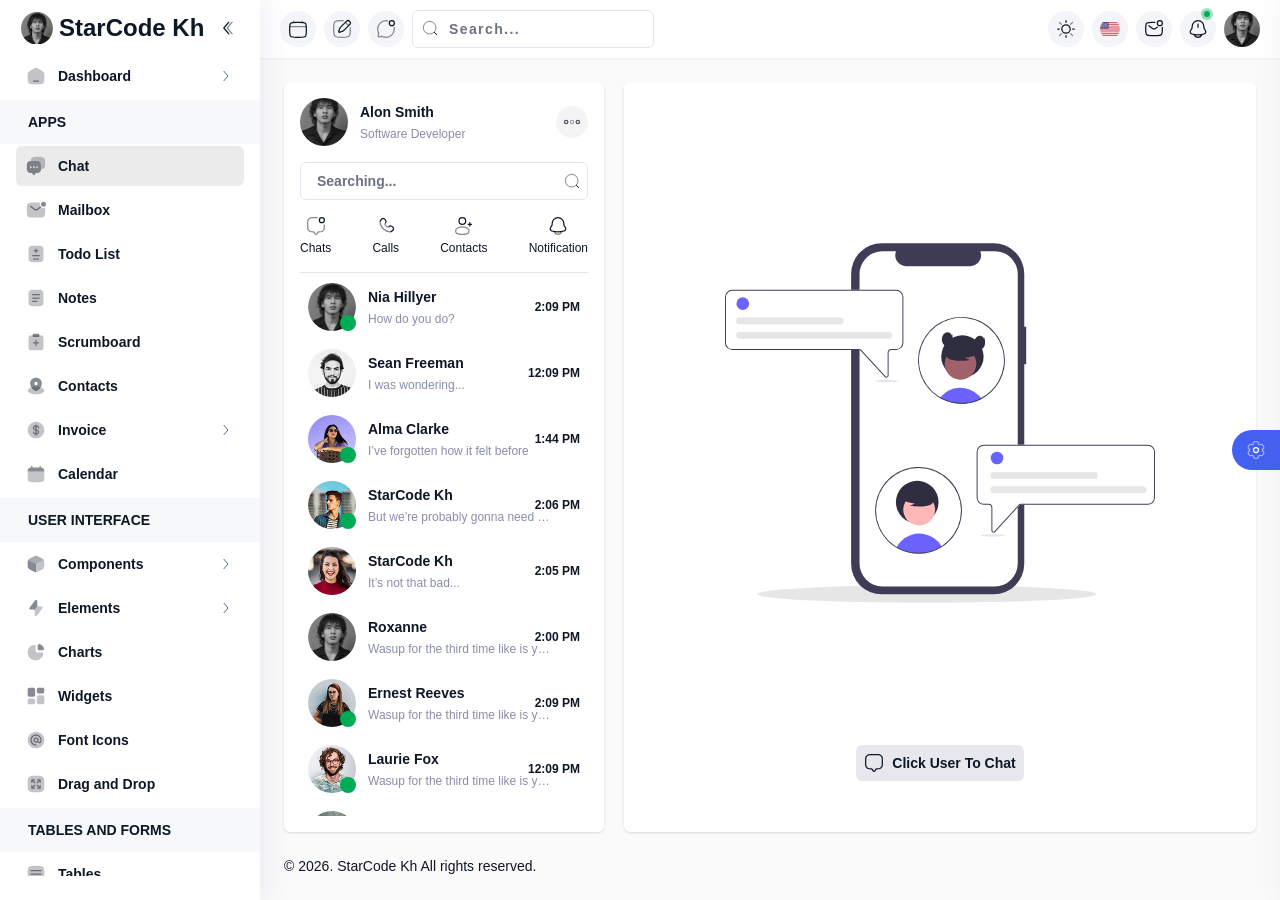
<file: Shareholder Management System/admin-template-pro-html-bootstrap-5-main/apps-chat.html>
﻿<!DOCTYPE html>
<html lang="en" dir="ltr">
    <head>
        <meta charset="utf-8">
        <meta http-equiv="X-UA-Compatible" content="IE=edge">
        <title>Dashboard Template</title>
        <meta name="viewport" content="width=device-width, initial-scale=1">
        <link rel="icon" type="image/x-icon" href="favicon.png">
        <link rel="preconnect" href="https://fonts.googleapis.com">
        <link rel="preconnect" href="https://fonts.gstatic.com" crossorigin="">
        <link href="css2?family=Nunito:wght@400;500;600;700;800&display=swap" rel="stylesheet">
        <link rel="stylesheet" type="text/css" media="screen" href="assets/css/perfect-scrollbar.min.css">
        <link rel="stylesheet" type="text/css" media="screen" href="assets/css/style.css">
        <link defer="" rel="stylesheet" type="text/css" media="screen" href="assets/css/animate.css">
        <script src="assets/js/perfect-scrollbar.min.js"></script>
        <script defer="" src="assets/js/popper.min.js"></script>
        <script defer="" src="assets/js/tippy-bundle.umd.min.js"></script>
        <script defer="" src="assets/js/sweetalert.min.js"></script>
    </head>

    <body x-data="main" class="relative overflow-x-hidden font-nunito text-sm font-normal antialiased" :class="[ $store.app.sidebar ? 'toggle-sidebar' : '', $store.app.theme === 'dark' || $store.app.isDarkMode ?  'dark' : '', $store.app.menu, $store.app.layout,$store.app.rtlClass]">
        <!-- sidebar menu overlay -->
        <div x-cloak="" class="fixed inset-0 z-50 bg-[black]/60 lg:hidden" :class="{'hidden' : !$store.app.sidebar}" @click="$store.app.toggleSidebar()"></div>

        <!-- screen loader -->
        <div class="screen_loader animate__animated fixed inset-0 z-[60] grid place-content-center bg-[#fafafa] dark:bg-[#060818]">
            <svg width="64" height="64" viewbox="0 0 135 135" xmlns="http://www.w3.org/2000/svg" fill="#4361ee">
                <path d="M67.447 58c5.523 0 10-4.477 10-10s-4.477-10-10-10-10 4.477-10 10 4.477 10 10 10zm9.448 9.447c0 5.523 4.477 10 10 10 5.522 0 10-4.477 10-10s-4.478-10-10-10c-5.523 0-10 4.477-10 10zm-9.448 9.448c-5.523 0-10 4.477-10 10 0 5.522 4.477 10 10 10s10-4.478 10-10c0-5.523-4.477-10-10-10zM58 67.447c0-5.523-4.477-10-10-10s-10 4.477-10 10 4.477 10 10 10 10-4.477 10-10z">
                    <animatetransform attributename="transform" type="rotate" from="0 67 67" to="-360 67 67" dur="2.5s" repeatcount="indefinite"></animatetransform>
                </path>
                <path d="M28.19 40.31c6.627 0 12-5.374 12-12 0-6.628-5.373-12-12-12-6.628 0-12 5.372-12 12 0 6.626 5.372 12 12 12zm30.72-19.825c4.686 4.687 12.284 4.687 16.97 0 4.686-4.686 4.686-12.284 0-16.97-4.686-4.687-12.284-4.687-16.97 0-4.687 4.686-4.687 12.284 0 16.97zm35.74 7.705c0 6.627 5.37 12 12 12 6.626 0 12-5.373 12-12 0-6.628-5.374-12-12-12-6.63 0-12 5.372-12 12zm19.822 30.72c-4.686 4.686-4.686 12.284 0 16.97 4.687 4.686 12.285 4.686 16.97 0 4.687-4.686 4.687-12.284 0-16.97-4.685-4.687-12.283-4.687-16.97 0zm-7.704 35.74c-6.627 0-12 5.37-12 12 0 6.626 5.373 12 12 12s12-5.374 12-12c0-6.63-5.373-12-12-12zm-30.72 19.822c-4.686-4.686-12.284-4.686-16.97 0-4.686 4.687-4.686 12.285 0 16.97 4.686 4.687 12.284 4.687 16.97 0 4.687-4.685 4.687-12.283 0-16.97zm-35.74-7.704c0-6.627-5.372-12-12-12-6.626 0-12 5.373-12 12s5.374 12 12 12c6.628 0 12-5.373 12-12zm-19.823-30.72c4.687-4.686 4.687-12.284 0-16.97-4.686-4.686-12.284-4.686-16.97 0-4.687 4.686-4.687 12.284 0 16.97 4.686 4.687 12.284 4.687 16.97 0z">
                    <animatetransform attributename="transform" type="rotate" from="0 67 67" to="360 67 67" dur="8s" repeatcount="indefinite"></animatetransform>
                </path>
            </svg>
        </div>

        <!-- scroll to top button -->
        <div class="fixed bottom-6 z-50 ltr:right-6 rtl:left-6" x-data="scrollToTop">
            <template x-if="showTopButton">
                <button type="button" class="btn btn-outline-primary animate-pulse rounded-full bg-[#fafafa] p-2 dark:bg-[#060818] dark:hover:bg-primary" @click="goToTop">
                    <svg width="24" height="24" class="h-4 w-4" viewbox="0 0 24 24" fill="none" xmlns="http://www.w3.org/2000/svg">
                        <path opacity="0.5" fill-rule="evenodd" clip-rule="evenodd" d="M12 20.75C12.4142 20.75 12.75 20.4142 12.75 20L12.75 10.75L11.25 10.75L11.25 20C11.25 20.4142 11.5858 20.75 12 20.75Z" fill="currentColor"></path>
                        <path d="M6.00002 10.75C5.69667 10.75 5.4232 10.5673 5.30711 10.287C5.19103 10.0068 5.25519 9.68417 5.46969 9.46967L11.4697 3.46967C11.6103 3.32902 11.8011 3.25 12 3.25C12.1989 3.25 12.3897 3.32902 12.5304 3.46967L18.5304 9.46967C18.7449 9.68417 18.809 10.0068 18.6929 10.287C18.5768 10.5673 18.3034 10.75 18 10.75L6.00002 10.75Z" fill="currentColor"></path>
                    </svg>
                </button>
            </template>
        </div>

        <!-- start theme customizer section -->
        <div x-data="customizer">
            <div class="fixed inset-0 z-[51] hidden bg-[black]/60 px-4 transition-[display]" :class="{'!block': showCustomizer}" @click="showCustomizer = false"></div>

            <nav class="fixed top-0 bottom-0 z-[51] w-full max-w-[400px] bg-white p-4 shadow-[5px_0_25px_0_rgba(94,92,154,0.1)] transition-[right] duration-300 ltr:-right-[400px] rtl:-left-[400px] dark:bg-[#0e1726]" :class="{'ltr:!right-0 rtl:!left-0' : showCustomizer}">
                <a href="javascript:;" class="absolute top-0 bottom-0 my-auto flex h-10 w-12 cursor-pointer items-center justify-center bg-primary text-white ltr:-left-12 ltr:rounded-tl-full ltr:rounded-bl-full rtl:-right-12 rtl:rounded-tr-full rtl:rounded-br-full" @click="showCustomizer = !showCustomizer">
                    <svg width="24" height="24" viewbox="0 0 24 24" fill="none" xmlns="http://www.w3.org/2000/svg" class="h-5 w-5 animate-[spin_3s_linear_infinite]">
                        <circle cx="12" cy="12" r="3" stroke="currentColor" stroke-width="1.5"></circle>
                        <path opacity="0.5" d="M13.7654 2.15224C13.3978 2 12.9319 2 12 2C11.0681 2 10.6022 2 10.2346 2.15224C9.74457 2.35523 9.35522 2.74458 9.15223 3.23463C9.05957 3.45834 9.0233 3.7185 9.00911 4.09799C8.98826 4.65568 8.70226 5.17189 8.21894 5.45093C7.73564 5.72996 7.14559 5.71954 6.65219 5.45876C6.31645 5.2813 6.07301 5.18262 5.83294 5.15102C5.30704 5.08178 4.77518 5.22429 4.35436 5.5472C4.03874 5.78938 3.80577 6.1929 3.33983 6.99993C2.87389 7.80697 2.64092 8.21048 2.58899 8.60491C2.51976 9.1308 2.66227 9.66266 2.98518 10.0835C3.13256 10.2756 3.3397 10.437 3.66119 10.639C4.1338 10.936 4.43789 11.4419 4.43786 12C4.43783 12.5581 4.13375 13.0639 3.66118 13.3608C3.33965 13.5629 3.13248 13.7244 2.98508 13.9165C2.66217 14.3373 2.51966 14.8691 2.5889 15.395C2.64082 15.7894 2.87379 16.193 3.33973 17C3.80568 17.807 4.03865 18.2106 4.35426 18.4527C4.77508 18.7756 5.30694 18.9181 5.83284 18.8489C6.07289 18.8173 6.31632 18.7186 6.65204 18.5412C7.14547 18.2804 7.73556 18.27 8.2189 18.549C8.70224 18.8281 8.98826 19.3443 9.00911 19.9021C9.02331 20.2815 9.05957 20.5417 9.15223 20.7654C9.35522 21.2554 9.74457 21.6448 10.2346 21.8478C10.6022 22 11.0681 22 12 22C12.9319 22 13.3978 22 13.7654 21.8478C14.2554 21.6448 14.6448 21.2554 14.8477 20.7654C14.9404 20.5417 14.9767 20.2815 14.9909 19.902C15.0117 19.3443 15.2977 18.8281 15.781 18.549C16.2643 18.2699 16.8544 18.2804 17.3479 18.5412C17.6836 18.7186 17.927 18.8172 18.167 18.8488C18.6929 18.9181 19.2248 18.7756 19.6456 18.4527C19.9612 18.2105 20.1942 17.807 20.6601 16.9999C21.1261 16.1929 21.3591 15.7894 21.411 15.395C21.4802 14.8691 21.3377 14.3372 21.0148 13.9164C20.8674 13.7243 20.6602 13.5628 20.3387 13.3608C19.8662 13.0639 19.5621 12.558 19.5621 11.9999C19.5621 11.4418 19.8662 10.9361 20.3387 10.6392C20.6603 10.4371 20.8675 10.2757 21.0149 10.0835C21.3378 9.66273 21.4803 9.13087 21.4111 8.60497C21.3592 8.21055 21.1262 7.80703 20.6602 7C20.1943 6.19297 19.9613 5.78945 19.6457 5.54727C19.2249 5.22436 18.693 5.08185 18.1671 5.15109C17.9271 5.18269 17.6837 5.28136 17.3479 5.4588C16.8545 5.71959 16.2644 5.73002 15.7811 5.45096C15.2977 5.17191 15.0117 4.65566 14.9909 4.09794C14.9767 3.71848 14.9404 3.45833 14.8477 3.23463C14.6448 2.74458 14.2554 2.35523 13.7654 2.15224Z" stroke="currentColor" stroke-width="1.5"></path>
                    </svg>
                </a>
                <div class="perfect-scrollbar h-full overflow-y-auto overflow-x-hidden">
                    <div class="relative pb-5 text-center">
                        <a href="javascript:;" class="absolute top-0 opacity-30 hover:opacity-100 ltr:right-0 rtl:left-0 dark:text-white" @click="showCustomizer = false">
                            <svg xmlns="http://www.w3.org/2000/svg" width="24px" height="24px" viewbox="0 0 24 24" fill="none" stroke="currentColor" stroke-width="1.5" stroke-linecap="round" stroke-linejoin="round" class="h-5 w-5">
                                <line x1="18" y1="6" x2="6" y2="18"></line>
                                <line x1="6" y1="6" x2="18" y2="18"></line>
                            </svg>
                        </a>
                        <h4 class="mb-1 dark:text-white">TEMPLATE CUSTOMIZER</h4>
                        <p class="text-white-dark">Set preferences that will be cookied for your live preview demonstration.</p>
                    </div>
                    <div class="mb-3 rounded-md border border-dashed border-[#e0e6ed] p-3 dark:border-[#1b2e4b]">
                        <h5 class="mb-1 text-base leading-none dark:text-white">Color Scheme</h5>
                        <p class="text-xs text-white-dark">Overall light or dark presentation.</p>
                        <div class="mt-3 grid grid-cols-3 gap-2">
                            <button type="button" class="btn" :class="[$store.app.theme === 'light' ? 'btn-primary' :'btn-outline-primary']" @click="$store.app.toggleTheme('light')">
                                <svg width="20" height="20" viewbox="0 0 24 24" fill="none" xmlns="http://www.w3.org/2000/svg" class="h-5 w-5 shrink-0 ltr:mr-2 rtl:ml-2">
                                    <circle cx="12" cy="12" r="5" stroke="currentColor" stroke-width="1.5"></circle>
                                    <path d="M12 2V4" stroke="currentColor" stroke-width="1.5" stroke-linecap="round"></path>
                                    <path d="M12 20V22" stroke="currentColor" stroke-width="1.5" stroke-linecap="round"></path>
                                    <path d="M4 12L2 12" stroke="currentColor" stroke-width="1.5" stroke-linecap="round"></path>
                                    <path d="M22 12L20 12" stroke="currentColor" stroke-width="1.5" stroke-linecap="round"></path>
                                    <path opacity="0.5" d="M19.7778 4.22266L17.5558 6.25424" stroke="currentColor" stroke-width="1.5" stroke-linecap="round"></path>
                                    <path opacity="0.5" d="M4.22217 4.22266L6.44418 6.25424" stroke="currentColor" stroke-width="1.5" stroke-linecap="round"></path>
                                    <path opacity="0.5" d="M6.44434 17.5557L4.22211 19.7779" stroke="currentColor" stroke-width="1.5" stroke-linecap="round"></path>
                                    <path opacity="0.5" d="M19.7778 19.7773L17.5558 17.5551" stroke="currentColor" stroke-width="1.5" stroke-linecap="round"></path>
                                </svg>
                                Light
                            </button>
                            <button type="button" class="btn" :class="[$store.app.theme === 'dark' ? 'btn-primary' :'btn-outline-primary']" @click="$store.app.toggleTheme('dark')">
                                <svg width="20" height="20" viewbox="0 0 24 24" fill="none" xmlns="http://www.w3.org/2000/svg" class="h-5 w-5 shrink-0 ltr:mr-2 rtl:ml-2">
                                    <path d="M21.0672 11.8568L20.4253 11.469L21.0672 11.8568ZM12.1432 2.93276L11.7553 2.29085V2.29085L12.1432 2.93276ZM21.25 12C21.25 17.1086 17.1086 21.25 12 21.25V22.75C17.9371 22.75 22.75 17.9371 22.75 12H21.25ZM12 21.25C6.89137 21.25 2.75 17.1086 2.75 12H1.25C1.25 17.9371 6.06294 22.75 12 22.75V21.25ZM2.75 12C2.75 6.89137 6.89137 2.75 12 2.75V1.25C6.06294 1.25 1.25 6.06294 1.25 12H2.75ZM15.5 14.25C12.3244 14.25 9.75 11.6756 9.75 8.5H8.25C8.25 12.5041 11.4959 15.75 15.5 15.75V14.25ZM20.4253 11.469C19.4172 13.1373 17.5882 14.25 15.5 14.25V15.75C18.1349 15.75 20.4407 14.3439 21.7092 12.2447L20.4253 11.469ZM9.75 8.5C9.75 6.41182 10.8627 4.5828 12.531 3.57467L11.7553 2.29085C9.65609 3.5593 8.25 5.86509 8.25 8.5H9.75ZM12 2.75C11.9115 2.75 11.8077 2.71008 11.7324 2.63168C11.6686 2.56527 11.6538 2.50244 11.6503 2.47703C11.6461 2.44587 11.6482 2.35557 11.7553 2.29085L12.531 3.57467C13.0342 3.27065 13.196 2.71398 13.1368 2.27627C13.0754 1.82126 12.7166 1.25 12 1.25V2.75ZM21.7092 12.2447C21.6444 12.3518 21.5541 12.3539 21.523 12.3497C21.4976 12.3462 21.4347 12.3314 21.3683 12.2676C21.2899 12.1923 21.25 12.0885 21.25 12H22.75C22.75 11.2834 22.1787 10.9246 21.7237 10.8632C21.286 10.804 20.7293 10.9658 20.4253 11.469L21.7092 12.2447Z" fill="currentColor"></path>
                                </svg>
                                Dark
                            </button>
                            <button type="button" class="btn" :class="[$store.app.theme === 'system' ? 'btn-primary' :'btn-outline-primary']" @click="$store.app.toggleTheme('system')">
                                <svg width="20" height="20" viewbox="0 0 24 24" fill="none" xmlns="http://www.w3.org/2000/svg" class="h-5 w-5 shrink-0 ltr:mr-2 rtl:ml-2">
                                    <path d="M3 9C3 6.17157 3 4.75736 3.87868 3.87868C4.75736 3 6.17157 3 9 3H15C17.8284 3 19.2426 3 20.1213 3.87868C21 4.75736 21 6.17157 21 9V14C21 15.8856 21 16.8284 20.4142 17.4142C19.8284 18 18.8856 18 17 18H7C5.11438 18 4.17157 18 3.58579 17.4142C3 16.8284 3 15.8856 3 14V9Z" stroke="currentColor" stroke-width="1.5"></path>
                                    <path opacity="0.5" d="M22 21H2" stroke="currentColor" stroke-width="1.5" stroke-linecap="round"></path>
                                    <path opacity="0.5" d="M15 15H9" stroke="currentColor" stroke-width="1.5" stroke-linecap="round"></path>
                                </svg>
                                System
                            </button>
                        </div>
                    </div>

                    <div class="mb-3 rounded-md border border-dashed border-[#e0e6ed] p-3 dark:border-[#1b2e4b]">
                        <h5 class="mb-1 text-base leading-none dark:text-white">Navigation Position</h5>
                        <p class="text-xs text-white-dark">Select the primary navigation paradigm for your app.</p>
                        <div class="mt-3 grid grid-cols-3 gap-2">
                            <button type="button" class="btn" :class="[$store.app.menu === 'horizontal' ? 'btn-primary' :'btn-outline-primary']" @click="$store.app.toggleMenu('horizontal')">
                                Horizontal
                            </button>
                            <button type="button" class="btn" :class="[$store.app.menu === 'vertical' ? 'btn-primary' :'btn-outline-primary']" @click="$store.app.toggleMenu('vertical')">
                                Vertical
                            </button>
                            <button type="button" class="btn" :class="[$store.app.menu === 'collapsible-vertical' ? 'btn-primary' :'btn-outline-primary']" @click="$store.app.toggleMenu('collapsible-vertical')">
                                Collapsible
                            </button>
                        </div>
                        <div class="mt-5 text-primary">
                            <label class="mb-0 inline-flex">
                                <input x-model="$store.app.semidark" type="checkbox" :value="true" class="form-checkbox" @change="$store.app.toggleSemidark()">
                                <span>Semi Dark (Sidebar & Header)</span>
                            </label>
                        </div>
                    </div>
                    <div class="mb-3 rounded-md border border-dashed border-[#e0e6ed] p-3 dark:border-[#1b2e4b]">
                        <h5 class="mb-1 text-base leading-none dark:text-white">Layout Style</h5>
                        <p class="text-xs text-white-dark">Select the primary layout style for your app.</p>
                        <div class="mt-3 flex gap-2">
                            <button type="button" class="btn flex-auto" :class="[$store.app.layout === 'boxed-layout' ? 'btn-primary' :'btn-outline-primary']" @click="$store.app.toggleLayout('boxed-layout')">
                                Box
                            </button>
                            <button type="button" class="btn flex-auto" :class="[$store.app.layout === 'full' ? 'btn-primary' :'btn-outline-primary']" @click="$store.app.toggleLayout('full')">
                                Full
                            </button>
                        </div>
                    </div>
                    <div class="mb-3 rounded-md border border-dashed border-[#e0e6ed] p-3 dark:border-[#1b2e4b]">
                        <h5 class="mb-1 text-base leading-none dark:text-white">Direction</h5>
                        <p class="text-xs text-white-dark">Select the direction for your app.</p>
                        <div class="mt-3 flex gap-2">
                            <button type="button" class="btn flex-auto" :class="[$store.app.rtlClass === 'ltr' ? 'btn-primary' :'btn-outline-primary']" @click="$store.app.toggleRTL('ltr')">
                                LTR
                            </button>
                            <button type="button" class="btn flex-auto" :class="[$store.app.rtlClass === 'rtl' ? 'btn-primary' :'btn-outline-primary']" @click="$store.app.toggleRTL('rtl')">
                                RTL
                            </button>
                        </div>
                    </div>

                    <div class="mb-3 rounded-md border border-dashed border-[#e0e6ed] p-3 dark:border-[#1b2e4b]">
                        <h5 class="mb-1 text-base leading-none dark:text-white">Navbar Type</h5>
                        <p class="text-xs text-white-dark">Sticky or Floating.</p>
                        <div class="mt-3 flex items-center gap-3 text-primary">
                            <label class="mb-0 inline-flex">
                                <input x-model="$store.app.navbar" type="radio" value="navbar-sticky" class="form-radio" @change="$store.app.toggleNavbar()">
                                <span>Sticky</span>
                            </label>
                            <label class="mb-0 inline-flex">
                                <input x-model="$store.app.navbar" type="radio" value="navbar-floating" class="form-radio" @change="$store.app.toggleNavbar()">
                                <span>Floating</span>
                            </label>
                            <label class="mb-0 inline-flex">
                                <input x-model="$store.app.navbar" type="radio" value="navbar-static" class="form-radio" @change="$store.app.toggleNavbar()">
                                <span>Static</span>
                            </label>
                        </div>
                    </div>

                    <div class="mb-3 rounded-md border border-dashed border-[#e0e6ed] p-3 dark:border-[#1b2e4b]">
                        <h5 class="mb-1 text-base leading-none dark:text-white">Router Transition</h5>
                        <p class="text-xs text-white-dark">Animation of main content.</p>
                        <div class="mt-3">
                            <select x-model="$store.app.animation" class="form-select border-primary text-primary" @change="$store.app.toggleAnimation()">
                                <option value="">None</option>
                                <option value="animate__fadeIn">Fade</option>
                                <option value="animate__fadeInDown">Fade Down</option>
                                <option value="animate__fadeInUp">Fade Up</option>
                                <option value="animate__fadeInLeft">Fade Left</option>
                                <option value="animate__fadeInRight">Fade Right</option>
                                <option value="animate__slideInDown">Slide Down</option>
                                <option value="animate__slideInLeft">Slide Left</option>
                                <option value="animate__slideInRight">Slide Right</option>
                                <option value="animate__zoomIn">Zoom In</option>
                            </select>
                        </div>
                    </div>
                </div>
            </nav>
        </div>
        <!-- end theme customizer section -->

        <div class="main-container min-h-screen text-black dark:text-white-dark" :class="[$store.app.navbar]">
            <!-- start sidebar section -->
            <div :class="{'dark text-white-dark' : $store.app.semidark}">
                <nav x-data="sidebar" class="sidebar fixed top-0 bottom-0 z-50 h-full min-h-screen w-[260px] shadow-[5px_0_25px_0_rgba(94,92,154,0.1)] transition-all duration-300">
                    <div class="h-full bg-white dark:bg-[#0e1726]">
                        <div class="flex items-center justify-between px-4 py-3">
                            <a href="index.html" class="main-logo flex shrink-0 items-center">
                                <img class="ml-[5px] w-8 flex-none" src="assets/images/logo.png" alt="image">
                                <span class="align-middle text-2xl font-semibold ltr:ml-1.5 rtl:mr-1.5 dark:text-white-light lg:inline">StarCode Kh</span>
                            </a>
                            <a href="javascript:;" class="collapse-icon flex h-8 w-8 items-center rounded-full transition duration-300 hover:bg-gray-500/10 rtl:rotate-180 dark:text-white-light dark:hover:bg-dark-light/10" @click="$store.app.toggleSidebar()">
                                <svg class="m-auto h-5 w-5" width="20" height="20" viewbox="0 0 24 24" fill="none" xmlns="http://www.w3.org/2000/svg">
                                    <path d="M13 19L7 12L13 5" stroke="currentColor" stroke-width="1.5" stroke-linecap="round" stroke-linejoin="round"></path>
                                    <path opacity="0.5" d="M16.9998 19L10.9998 12L16.9998 5" stroke="currentColor" stroke-width="1.5" stroke-linecap="round" stroke-linejoin="round"></path>
                                </svg>
                            </a>
                        </div>
                        <ul class="perfect-scrollbar relative h-[calc(100vh-80px)] space-y-0.5 overflow-y-auto overflow-x-hidden p-4 py-0 font-semibold" x-data="{ activeDropdown: null }">
                            <li class="menu nav-item">
                                <button type="button" class="nav-link group" :class="{'active' : activeDropdown === 'dashboard'}" @click="activeDropdown === 'dashboard' ? activeDropdown = null : activeDropdown = 'dashboard'">
                                    <div class="flex items-center">
                                        <svg class="shrink-0 group-hover:!text-primary" width="20" height="20" viewbox="0 0 24 24" fill="none" xmlns="http://www.w3.org/2000/svg">
                                            <path opacity="0.5" d="M2 12.2039C2 9.91549 2 8.77128 2.5192 7.82274C3.0384 6.87421 3.98695 6.28551 5.88403 5.10813L7.88403 3.86687C9.88939 2.62229 10.8921 2 12 2C13.1079 2 14.1106 2.62229 16.116 3.86687L18.116 5.10812C20.0131 6.28551 20.9616 6.87421 21.4808 7.82274C22 8.77128 22 9.91549 22 12.2039V13.725C22 17.6258 22 19.5763 20.8284 20.7881C19.6569 22 17.7712 22 14 22H10C6.22876 22 4.34315 22 3.17157 20.7881C2 19.5763 2 17.6258 2 13.725V12.2039Z" fill="currentColor"></path>
                                            <path d="M9 17.25C8.58579 17.25 8.25 17.5858 8.25 18C8.25 18.4142 8.58579 18.75 9 18.75H15C15.4142 18.75 15.75 18.4142 15.75 18C15.75 17.5858 15.4142 17.25 15 17.25H9Z" fill="currentColor"></path>
                                        </svg>

                                        <span class="text-black ltr:pl-3 rtl:pr-3 dark:text-[#506690] dark:group-hover:text-white-dark">Dashboard</span>
                                    </div>
                                    <div class="rtl:rotate-180" :class="{'!rotate-90' : activeDropdown === 'dashboard'}">
                                        <svg width="16" height="16" viewbox="0 0 24 24" fill="none" xmlns="http://www.w3.org/2000/svg">
                                            <path d="M9 5L15 12L9 19" stroke="currentColor" stroke-width="1.5" stroke-linecap="round" stroke-linejoin="round"></path>
                                        </svg>
                                    </div>
                                </button>
                                <ul x-cloak="" x-show="activeDropdown === 'dashboard'" x-collapse="" class="sub-menu text-gray-500">
                                    <li>
                                        <a href="index.html">Sales</a>
                                    </li>
                                    <li>
                                        <a href="analytics.html">Analytics</a>
                                    </li>
                                    <li>
                                        <a href="finance.html">Finance</a>
                                    </li>
                                    <li>
                                        <a href="crypto.html">Crypto</a>
                                    </li>
                                </ul>
                            </li>

                            <h2 class="-mx-4 mb-1 flex items-center bg-white-light/30 py-3 px-7 font-extrabold uppercase dark:bg-dark dark:bg-opacity-[0.08]">
                                <svg class="hidden h-5 w-4 flex-none" viewbox="0 0 24 24" stroke="currentColor" stroke-width="1.5" fill="none" stroke-linecap="round" stroke-linejoin="round">
                                    <line x1="5" y1="12" x2="19" y2="12"></line>
                                </svg>
                                <span>Apps</span>
                            </h2>

                            <li class="nav-item">
                                <ul>
                                    <li class="nav-item">
                                        <a href="apps-chat.html" class="active group">
                                            <div class="flex items-center">
                                                <svg class="shrink-0 group-hover:!text-primary" width="20" height="20" viewbox="0 0 24 24" fill="none" xmlns="http://www.w3.org/2000/svg">
                                                    <path fill-rule="evenodd" clip-rule="evenodd" d="M10.4036 22.4797L10.6787 22.015C11.1195 21.2703 11.3399 20.8979 11.691 20.6902C12.0422 20.4825 12.5001 20.4678 13.4161 20.4385C14.275 20.4111 14.8523 20.3361 15.3458 20.1317C16.385 19.7012 17.2106 18.8756 17.641 17.8365C17.9639 17.0571 17.9639 16.0691 17.9639 14.093V13.2448C17.9639 10.4683 17.9639 9.08006 17.3389 8.06023C16.9892 7.48958 16.5094 7.0098 15.9388 6.66011C14.919 6.03516 13.5307 6.03516 10.7542 6.03516H8.20964C5.43314 6.03516 4.04489 6.03516 3.02507 6.66011C2.45442 7.0098 1.97464 7.48958 1.62495 8.06023C1 9.08006 1 10.4683 1 13.2448V14.093C1 16.0691 1 17.0571 1.32282 17.8365C1.75326 18.8756 2.57886 19.7012 3.61802 20.1317C4.11158 20.3361 4.68882 20.4111 5.5477 20.4385C6.46368 20.4678 6.92167 20.4825 7.27278 20.6902C7.6239 20.8979 7.84431 21.2703 8.28514 22.015L8.5602 22.4797C8.97002 23.1721 9.9938 23.1721 10.4036 22.4797ZM13.1928 14.5171C13.7783 14.5171 14.253 14.0424 14.253 13.4568C14.253 12.8713 13.7783 12.3966 13.1928 12.3966C12.6072 12.3966 12.1325 12.8713 12.1325 13.4568C12.1325 14.0424 12.6072 14.5171 13.1928 14.5171ZM10.5422 13.4568C10.5422 14.0424 10.0675 14.5171 9.48193 14.5171C8.89637 14.5171 8.42169 14.0424 8.42169 13.4568C8.42169 12.8713 8.89637 12.3966 9.48193 12.3966C10.0675 12.3966 10.5422 12.8713 10.5422 13.4568ZM5.77108 14.5171C6.35664 14.5171 6.83133 14.0424 6.83133 13.4568C6.83133 12.8713 6.35664 12.3966 5.77108 12.3966C5.18553 12.3966 4.71084 12.8713 4.71084 13.4568C4.71084 14.0424 5.18553 14.5171 5.77108 14.5171Z" fill="currentColor"></path>
                                                    <path opacity="0.5" d="M15.486 1C16.7529 0.999992 17.7603 0.999986 18.5683 1.07681C19.3967 1.15558 20.0972 1.32069 20.7212 1.70307C21.3632 2.09648 21.9029 2.63623 22.2963 3.27821C22.6787 3.90219 22.8438 4.60265 22.9226 5.43112C22.9994 6.23907 22.9994 7.24658 22.9994 8.51343V9.37869C22.9994 10.2803 22.9994 10.9975 22.9597 11.579C22.9191 12.174 22.8344 12.6848 22.6362 13.1632C22.152 14.3323 21.2232 15.2611 20.0541 15.7453C20.0249 15.7574 19.9955 15.7691 19.966 15.7804C19.8249 15.8343 19.7039 15.8806 19.5978 15.915H17.9477C17.9639 15.416 17.9639 14.8217 17.9639 14.093V13.2448C17.9639 10.4683 17.9639 9.08006 17.3389 8.06023C16.9892 7.48958 16.5094 7.0098 15.9388 6.66011C14.919 6.03516 13.5307 6.03516 10.7542 6.03516H8.20964C7.22423 6.03516 6.41369 6.03516 5.73242 6.06309V4.4127C5.76513 4.29934 5.80995 4.16941 5.86255 4.0169C5.95202 3.75751 6.06509 3.51219 6.20848 3.27821C6.60188 2.63623 7.14163 2.09648 7.78361 1.70307C8.40759 1.32069 9.10805 1.15558 9.93651 1.07681C10.7445 0.999986 11.7519 0.999992 13.0188 1H15.486Z" fill="currentColor"></path>
                                                </svg>
                                                <span class="text-black ltr:pl-3 rtl:pr-3 dark:text-[#506690] dark:group-hover:text-white-dark">Chat</span>
                                            </div>
                                        </a>
                                    </li>
                                    <li class="nav-item">
                                        <a href="apps-mailbox.html" class="group">
                                            <div class="flex items-center">
                                                <svg class="shrink-0 group-hover:!text-primary" width="20" height="20" viewbox="0 0 24 24" fill="none" xmlns="http://www.w3.org/2000/svg">
                                                    <path d="M24 5C24 6.65685 22.6569 8 21 8C19.3431 8 18 6.65685 18 5C18 3.34315 19.3431 2 21 2C22.6569 2 24 3.34315 24 5Z" fill="currentColor"></path>
                                                    <path d="M17.2339 7.46394L15.6973 8.74444C14.671 9.59966 13.9585 10.1915 13.357 10.5784C12.7747 10.9529 12.3798 11.0786 12.0002 11.0786C11.6206 11.0786 11.2258 10.9529 10.6435 10.5784C10.0419 10.1915 9.32941 9.59966 8.30315 8.74444L5.92837 6.76546C5.57834 6.47377 5.05812 6.52106 4.76643 6.87109C4.47474 7.22112 4.52204 7.74133 4.87206 8.03302L7.28821 10.0465C8.2632 10.859 9.05344 11.5176 9.75091 11.9661C10.4775 12.4334 11.185 12.7286 12.0002 12.7286C12.8154 12.7286 13.523 12.4334 14.2495 11.9661C14.947 11.5176 15.7372 10.859 16.7122 10.0465L18.3785 8.65795C17.9274 8.33414 17.5388 7.92898 17.2339 7.46394Z" fill="currentColor"></path>
                                                    <path d="M18.4538 6.58719C18.7362 6.53653 19.0372 6.63487 19.234 6.87109C19.3965 7.06614 19.4538 7.31403 19.4121 7.54579C19.0244 7.30344 18.696 6.97499 18.4538 6.58719Z" fill="currentColor"></path>
                                                    <path opacity="0.5" d="M16.9576 3.02099C16.156 3 15.2437 3 14.2 3H9.8C5.65164 3 3.57746 3 2.28873 4.31802C1 5.63604 1 7.75736 1 12C1 16.2426 1 18.364 2.28873 19.682C3.57746 21 5.65164 21 9.8 21H14.2C18.3484 21 20.4225 21 21.7113 19.682C23 18.364 23 16.2426 23 12C23 10.9326 23 9.99953 22.9795 9.1797C22.3821 9.47943 21.7103 9.64773 21 9.64773C18.5147 9.64773 16.5 7.58722 16.5 5.04545C16.5 4.31904 16.6646 3.63193 16.9576 3.02099Z" fill="currentColor"></path>
                                                </svg>
                                                <span class="text-black ltr:pl-3 rtl:pr-3 dark:text-[#506690] dark:group-hover:text-white-dark">Mailbox</span>
                                            </div>
                                        </a>
                                    </li>
                                    <li class="nav-item">
                                        <a href="apps-todolist.html" class="group">
                                            <div class="flex items-center">
                                                <svg class="shrink-0 group-hover:!text-primary" width="20" height="20" viewbox="0 0 24 24" fill="none" xmlns="http://www.w3.org/2000/svg">
                                                    <path opacity="0.5" d="M3 10C3 6.22876 3 4.34315 4.17157 3.17157C5.34315 2 7.22876 2 11 2H13C16.7712 2 18.6569 2 19.8284 3.17157C21 4.34315 21 6.22876 21 10V14C21 17.7712 21 19.6569 19.8284 20.8284C18.6569 22 16.7712 22 13 22H11C7.22876 22 5.34315 22 4.17157 20.8284C3 19.6569 3 17.7712 3 14V10Z" fill="currentColor"></path>
                                                    <path fill-rule="evenodd" clip-rule="evenodd" d="M12 5.25C12.4142 5.25 12.75 5.58579 12.75 6V7.25H14C14.4142 7.25 14.75 7.58579 14.75 8C14.75 8.41421 14.4142 8.75 14 8.75L12.75 8.75L12.75 10C12.75 10.4142 12.4142 10.75 12 10.75C11.5858 10.75 11.25 10.4142 11.25 10L11.25 8.75H9.99997C9.58575 8.75 9.24997 8.41421 9.24997 8C9.24997 7.58579 9.58575 7.25 9.99997 7.25H11.25L11.25 6C11.25 5.58579 11.5858 5.25 12 5.25ZM7.25 14C7.25 13.5858 7.58579 13.25 8 13.25H16C16.4142 13.25 16.75 13.5858 16.75 14C16.75 14.4142 16.4142 14.75 16 14.75H8C7.58579 14.75 7.25 14.4142 7.25 14ZM8.25 18C8.25 17.5858 8.58579 17.25 9 17.25H15C15.4142 17.25 15.75 17.5858 15.75 18C15.75 18.4142 15.4142 18.75 15 18.75H9C8.58579 18.75 8.25 18.4142 8.25 18Z" fill="currentColor"></path>
                                                </svg>
                                                <span class="text-black ltr:pl-3 rtl:pr-3 dark:text-[#506690] dark:group-hover:text-white-dark">Todo List</span>
                                            </div>
                                        </a>
                                    </li>
                                    <li class="nav-item">
                                        <a href="apps-notes.html" class="group">
                                            <div class="flex items-center">
                                                <svg class="shrink-0 group-hover:!text-primary" width="20" height="20" viewbox="0 0 24 24" fill="none" xmlns="http://www.w3.org/2000/svg">
                                                    <path opacity="0.5" d="M3 10C3 6.22876 3 4.34315 4.17157 3.17157C5.34315 2 7.22876 2 11 2H13C16.7712 2 18.6569 2 19.8284 3.17157C21 4.34315 21 6.22876 21 10V14C21 17.7712 21 19.6569 19.8284 20.8284C18.6569 22 16.7712 22 13 22H11C7.22876 22 5.34315 22 4.17157 20.8284C3 19.6569 3 17.7712 3 14V10Z" fill="currentColor"></path>
                                                    <path fill-rule="evenodd" clip-rule="evenodd" d="M7.25 12C7.25 11.5858 7.58579 11.25 8 11.25H16C16.4142 11.25 16.75 11.5858 16.75 12C16.75 12.4142 16.4142 12.75 16 12.75H8C7.58579 12.75 7.25 12.4142 7.25 12Z" fill="currentColor"></path>
                                                    <path fill-rule="evenodd" clip-rule="evenodd" d="M7.25 8C7.25 7.58579 7.58579 7.25 8 7.25H16C16.4142 7.25 16.75 7.58579 16.75 8C16.75 8.41421 16.4142 8.75 16 8.75H8C7.58579 8.75 7.25 8.41421 7.25 8Z" fill="currentColor"></path>
                                                    <path fill-rule="evenodd" clip-rule="evenodd" d="M7.25 16C7.25 15.5858 7.58579 15.25 8 15.25H13C13.4142 15.25 13.75 15.5858 13.75 16C13.75 16.4142 13.4142 16.75 13 16.75H8C7.58579 16.75 7.25 16.4142 7.25 16Z" fill="currentColor"></path>
                                                </svg>
                                                <span class="text-black ltr:pl-3 rtl:pr-3 dark:text-[#506690] dark:group-hover:text-white-dark">Notes</span>
                                            </div>
                                        </a>
                                    </li>
                                    <li class="nav-item">
                                        <a href="apps-scrumboard.html" class="group">
                                            <div class="flex items-center">
                                                <svg class="shrink-0 group-hover:!text-primary" width="20" height="20" viewbox="0 0 24 24" fill="none" xmlns="http://www.w3.org/2000/svg">
                                                    <path opacity="0.5" d="M21 15.9983V9.99826C21 7.16983 21 5.75562 20.1213 4.87694C19.3529 4.10856 18.175 4.01211 16 4H8C5.82497 4.01211 4.64706 4.10856 3.87868 4.87694C3 5.75562 3 7.16983 3 9.99826V15.9983C3 18.8267 3 20.2409 3.87868 21.1196C4.75736 21.9983 6.17157 21.9983 9 21.9983H15C17.8284 21.9983 19.2426 21.9983 20.1213 21.1196C21 20.2409 21 18.8267 21 15.9983Z" fill="currentColor"></path>
                                                    <path d="M8 3.5C8 2.67157 8.67157 2 9.5 2H14.5C15.3284 2 16 2.67157 16 3.5V4.5C16 5.32843 15.3284 6 14.5 6H9.5C8.67157 6 8 5.32843 8 4.5V3.5Z" fill="currentColor"></path>
                                                    <path fill-rule="evenodd" clip-rule="evenodd" d="M12 9.25C12.4142 9.25 12.75 9.58579 12.75 10V12.25L15 12.25C15.4142 12.25 15.75 12.5858 15.75 13C15.75 13.4142 15.4142 13.75 15 13.75L12.75 13.75L12.75 16C12.75 16.4142 12.4142 16.75 12 16.75C11.5858 16.75 11.25 16.4142 11.25 16L11.25 13.75H9C8.58579 13.75 8.25 13.4142 8.25 13C8.25 12.5858 8.58579 12.25 9 12.25L11.25 12.25L11.25 10C11.25 9.58579 11.5858 9.25 12 9.25Z" fill="currentColor"></path>
                                                </svg>
                                                <span class="text-black ltr:pl-3 rtl:pr-3 dark:text-[#506690] dark:group-hover:text-white-dark">Scrumboard</span>
                                            </div>
                                        </a>
                                    </li>
                                    <li class="nav-item">
                                        <a href="apps-contacts.html" class="group">
                                            <div class="flex items-center">
                                                <svg class="shrink-0 group-hover:!text-primary" width="20" height="20" viewbox="0 0 24 24" fill="none" xmlns="http://www.w3.org/2000/svg">
                                                    <path opacity="0.5" d="M19.7165 20.3624C21.143 19.5846 22 18.5873 22 17.5C22 16.3475 21.0372 15.2961 19.4537 14.5C17.6226 13.5794 14.9617 13 12 13C9.03833 13 6.37738 13.5794 4.54631 14.5C2.96285 15.2961 2 16.3475 2 17.5C2 18.6525 2.96285 19.7039 4.54631 20.5C6.37738 21.4206 9.03833 22 12 22C15.1066 22 17.8823 21.3625 19.7165 20.3624Z" fill="currentColor"></path>
                                                    <path fill-rule="evenodd" clip-rule="evenodd" d="M5 8.51464C5 4.9167 8.13401 2 12 2C15.866 2 19 4.9167 19 8.51464C19 12.0844 16.7658 16.2499 13.2801 17.7396C12.4675 18.0868 11.5325 18.0868 10.7199 17.7396C7.23416 16.2499 5 12.0844 5 8.51464ZM12 11C13.1046 11 14 10.1046 14 9C14 7.89543 13.1046 7 12 7C10.8954 7 10 7.89543 10 9C10 10.1046 10.8954 11 12 11Z" fill="currentColor"></path>
                                                </svg>

                                                <span class="text-black ltr:pl-3 rtl:pr-3 dark:text-[#506690] dark:group-hover:text-white-dark">Contacts</span>
                                            </div>
                                        </a>
                                    </li>
                                    <li class="menu nav-item">
                                        <button type="button" class="nav-link group" :class="{'active' : activeDropdown === 'invoice'}" @click="activeDropdown === 'invoice' ? activeDropdown = null : activeDropdown = 'invoice'">
                                            <div class="flex items-center">
                                                <svg class="shrink-0 group-hover:!text-primary" width="20" height="20" viewbox="0 0 24 24" fill="none" xmlns="http://www.w3.org/2000/svg">
                                                    <path opacity="0.5" fill-rule="evenodd" clip-rule="evenodd" d="M22 12C22 17.5228 17.5228 22 12 22C6.47715 22 2 17.5228 2 12C2 6.47715 6.47715 2 12 2C17.5228 2 22 6.47715 22 12Z" fill="currentColor"></path>
                                                    <path fill-rule="evenodd" clip-rule="evenodd" d="M12 5.25C12.4142 5.25 12.75 5.58579 12.75 6V6.31673C14.3804 6.60867 15.75 7.83361 15.75 9.5C15.75 9.91421 15.4142 10.25 15 10.25C14.5858 10.25 14.25 9.91421 14.25 9.5C14.25 8.82154 13.6859 8.10339 12.75 7.84748V11.3167C14.3804 11.6087 15.75 12.8336 15.75 14.5C15.75 16.1664 14.3804 17.3913 12.75 17.6833V18C12.75 18.4142 12.4142 18.75 12 18.75C11.5858 18.75 11.25 18.4142 11.25 18V17.6833C9.61957 17.3913 8.25 16.1664 8.25 14.5C8.25 14.0858 8.58579 13.75 9 13.75C9.41421 13.75 9.75 14.0858 9.75 14.5C9.75 15.1785 10.3141 15.8966 11.25 16.1525V12.6833C9.61957 12.3913 8.25 11.1664 8.25 9.5C8.25 7.83361 9.61957 6.60867 11.25 6.31673V6C11.25 5.58579 11.5858 5.25 12 5.25ZM11.25 7.84748C10.3141 8.10339 9.75 8.82154 9.75 9.5C9.75 10.1785 10.3141 10.8966 11.25 11.1525V7.84748ZM14.25 14.5C14.25 13.8215 13.6859 13.1034 12.75 12.8475V16.1525C13.6859 15.8966 14.25 15.1785 14.25 14.5Z" fill="currentColor"></path>
                                                </svg>
                                                <span class="text-black ltr:pl-3 rtl:pr-3 dark:text-[#506690] dark:group-hover:text-white-dark">Invoice</span>
                                            </div>
                                            <div class="rtl:rotate-180" :class="{'!rotate-90' : activeDropdown === 'invoice'}">
                                                <svg width="16" height="16" viewbox="0 0 24 24" fill="none" xmlns="http://www.w3.org/2000/svg">
                                                    <path d="M9 5L15 12L9 19" stroke="currentColor" stroke-width="1.5" stroke-linecap="round" stroke-linejoin="round"></path>
                                                </svg>
                                            </div>
                                        </button>
                                        <ul x-cloak="" x-show="activeDropdown === 'invoice'" x-collapse="" class="sub-menu text-gray-500">
                                            <li>
                                                <a href="apps-invoice-list.html">List</a>
                                            </li>
                                            <li>
                                                <a href="apps-invoice-preview.html">Preview</a>
                                            </li>
                                            <li>
                                                <a href="apps-invoice-add.html">Add</a>
                                            </li>
                                            <li>
                                                <a href="apps-invoice-edit.html">Edit</a>
                                            </li>
                                        </ul>
                                    </li>
                                    <li class="nav-item">
                                        <a href="apps-calendar.html" class="group">
                                            <div class="flex items-center">
                                                <svg class="shrink-0 group-hover:!text-primary" width="20" height="20" viewbox="0 0 24 24" fill="none" xmlns="http://www.w3.org/2000/svg">
                                                    <path d="M6.94028 2C7.35614 2 7.69326 2.32421 7.69326 2.72414V4.18487C8.36117 4.17241 9.10983 4.17241 9.95219 4.17241H13.9681C14.8104 4.17241 15.5591 4.17241 16.227 4.18487V2.72414C16.227 2.32421 16.5641 2 16.98 2C17.3958 2 17.733 2.32421 17.733 2.72414V4.24894C19.178 4.36022 20.1267 4.63333 20.8236 5.30359C21.5206 5.97385 21.8046 6.88616 21.9203 8.27586L22 9H2.92456H2V8.27586C2.11571 6.88616 2.3997 5.97385 3.09665 5.30359C3.79361 4.63333 4.74226 4.36022 6.1873 4.24894V2.72414C6.1873 2.32421 6.52442 2 6.94028 2Z" fill="currentColor"></path>
                                                    <path opacity="0.5" d="M21.9995 14.0001V12.0001C21.9995 11.161 21.9963 9.66527 21.9834 9H2.00917C1.99626 9.66527 1.99953 11.161 1.99953 12.0001V14.0001C1.99953 17.7713 1.99953 19.6569 3.1711 20.8285C4.34267 22.0001 6.22829 22.0001 9.99953 22.0001H13.9995C17.7708 22.0001 19.6564 22.0001 20.828 20.8285C21.9995 19.6569 21.9995 17.7713 21.9995 14.0001Z" fill="currentColor"></path>
                                                </svg>
                                                <span class="text-black ltr:pl-3 rtl:pr-3 dark:text-[#506690] dark:group-hover:text-white-dark">Calendar</span>
                                            </div>
                                        </a>
                                    </li>
                                </ul>
                            </li>

                            <h2 class="-mx-4 mb-1 flex items-center bg-white-light/30 py-3 px-7 font-extrabold uppercase dark:bg-dark dark:bg-opacity-[0.08]">
                                <svg class="hidden h-5 w-4 flex-none" viewbox="0 0 24 24" stroke="currentColor" stroke-width="1.5" fill="none" stroke-linecap="round" stroke-linejoin="round">
                                    <line x1="5" y1="12" x2="19" y2="12"></line>
                                </svg>
                                <span>USER INTERFACE</span>
                            </h2>

                            <li class="menu nav-item">
                                <button type="button" class="nav-link group" :class="{'active' : activeDropdown === 'components'}" @click="activeDropdown === 'components' ? activeDropdown = null : activeDropdown = 'components'">
                                    <div class="flex items-center">
                                        <svg class="shrink-0 group-hover:!text-primary" width="20" height="20" viewbox="0 0 24 24" fill="none" xmlns="http://www.w3.org/2000/svg">
                                            <path d="M8.42229 20.6181C10.1779 21.5395 11.0557 22.0001 12 22.0001V12.0001L2.63802 7.07275C2.62423 7.09491 2.6107 7.11727 2.5974 7.13986C2 8.15436 2 9.41678 2 11.9416V12.0586C2 14.5834 2 15.8459 2.5974 16.8604C3.19479 17.8749 4.27063 18.4395 6.42229 19.5686L8.42229 20.6181Z" fill="currentColor"></path>
                                            <path opacity="0.7" d="M17.5774 4.43152L15.5774 3.38197C13.8218 2.46066 12.944 2 11.9997 2C11.0554 2 10.1776 2.46066 8.42197 3.38197L6.42197 4.43152C4.31821 5.53552 3.24291 6.09982 2.6377 7.07264L11.9997 12L21.3617 7.07264C20.7564 6.09982 19.6811 5.53552 17.5774 4.43152Z" fill="currentColor"></path>
                                            <path opacity="0.5" d="M21.4026 7.13986C21.3893 7.11727 21.3758 7.09491 21.362 7.07275L12 12.0001V22.0001C12.9443 22.0001 13.8221 21.5395 15.5777 20.6181L17.5777 19.5686C19.7294 18.4395 20.8052 17.8749 21.4026 16.8604C22 15.8459 22 14.5834 22 12.0586V11.9416C22 9.41678 22 8.15436 21.4026 7.13986Z" fill="currentColor"></path>
                                        </svg>
                                        <span class="text-black ltr:pl-3 rtl:pr-3 dark:text-[#506690] dark:group-hover:text-white-dark">Components</span>
                                    </div>
                                    <div class="rtl:rotate-180" :class="{'!rotate-90' : activeDropdown === 'components'}">
                                        <svg width="16" height="16" viewbox="0 0 24 24" fill="none" xmlns="http://www.w3.org/2000/svg">
                                            <path d="M9 5L15 12L9 19" stroke="currentColor" stroke-width="1.5" stroke-linecap="round" stroke-linejoin="round"></path>
                                        </svg>
                                    </div>
                                </button>
                                <ul x-cloak="" x-show="activeDropdown === 'components'" x-collapse="" class="sub-menu text-gray-500">
                                    <li>
                                        <a href="components-tabs.html">Tabs</a>
                                    </li>
                                    <li>
                                        <a href="components-accordions.html">Accordions</a>
                                    </li>
                                    <li>
                                        <a href="components-modals.html">Modals</a>
                                    </li>
                                    <li>
                                        <a href="components-cards.html">Cards</a>
                                    </li>
                                    <li>
                                        <a href="components-carousel.html">Carousel</a>
                                    </li>
                                    <li>
                                        <a href="components-countdown.html">Countdown</a>
                                    </li>
                                    <li>
                                        <a href="components-counter.html">Counter</a>
                                    </li>
                                    <li>
                                        <a href="components-sweetalert.html">Sweet Alerts</a>
                                    </li>
                                    <li>
                                        <a href="components-timeline.html">Timeline</a>
                                    </li>
                                    <li>
                                        <a href="components-notifications.html">Notifications</a>
                                    </li>
                                    <li>
                                        <a href="components-media-object.html">Media Object</a>
                                    </li>
                                    <li>
                                        <a href="components-list-group.html">List Group</a>
                                    </li>
                                    <li>
                                        <a href="components-pricing-table.html">Pricing Tables</a>
                                    </li>
                                    <li>
                                        <a href="components-lightbox.html">Lightbox</a>
                                    </li>
                                </ul>
                            </li>

                            <li class="menu nav-item">
                                <button type="button" class="nav-link group" :class="{'active' : activeDropdown === 'elements'}" @click="activeDropdown === 'elements' ? activeDropdown = null : activeDropdown = 'elements'">
                                    <div class="flex items-center">
                                        <svg width="24" height="24" viewbox="0 0 24 24" fill="none" xmlns="http://www.w3.org/2000/svg" class="shrink-0 group-hover:!text-primary">
                                            <path fill-rule="evenodd" clip-rule="evenodd" d="M8.73167 5.77133L5.66953 9.91436C4.3848 11.6526 3.74244 12.5217 4.09639 13.205C4.10225 13.2164 4.10829 13.2276 4.1145 13.2387C4.48945 13.9117 5.59888 13.9117 7.81775 13.9117C9.05079 13.9117 9.6673 13.9117 10.054 14.2754L10.074 14.2946L13.946 9.72466L13.926 9.70541C13.5474 9.33386 13.5474 8.74151 13.5474 7.55682V7.24712C13.5474 3.96249 13.5474 2.32018 12.6241 2.03721C11.7007 1.75425 10.711 3.09327 8.73167 5.77133Z" fill="currentColor"></path>
                                            <path opacity="0.5" d="M10.4527 16.4432L10.4527 16.7528C10.4527 20.0374 10.4527 21.6798 11.376 21.9627C12.2994 22.2457 13.2891 20.9067 15.2685 18.2286L18.3306 14.0856C19.6154 12.3474 20.2577 11.4783 19.9038 10.7949C19.8979 10.7836 19.8919 10.7724 19.8857 10.7613C19.5107 10.0883 18.4013 10.0883 16.1824 10.0883C14.9494 10.0883 14.3329 10.0883 13.9462 9.72461L10.0742 14.2946C10.4528 14.6661 10.4527 15.2585 10.4527 16.4432Z" fill="currentColor"></path>
                                        </svg>
                                        <span class="text-black ltr:pl-3 rtl:pr-3 dark:text-[#506690] dark:group-hover:text-white-dark">Elements</span>
                                    </div>
                                    <div class="rtl:rotate-180" :class="{'!rotate-90' : activeDropdown === 'elements'}">
                                        <svg width="16" height="16" viewbox="0 0 24 24" fill="none" xmlns="http://www.w3.org/2000/svg">
                                            <path d="M9 5L15 12L9 19" stroke="currentColor" stroke-width="1.5" stroke-linecap="round" stroke-linejoin="round"></path>
                                        </svg>
                                    </div>
                                </button>
                                <ul x-cloak="" x-show="activeDropdown === 'elements'" x-collapse="" class="sub-menu text-gray-500">
                                    <li>
                                        <a href="elements-alerts.html">Alerts</a>
                                    </li>
                                    <li>
                                        <a href="elements-avatar.html">Avatar</a>
                                    </li>
                                    <li>
                                        <a href="elements-badges.html">Badges</a>
                                    </li>
                                    <li>
                                        <a href="elements-breadcrumbs.html">Breadcrumbs</a>
                                    </li>
                                    <li>
                                        <a href="elements-buttons.html">Buttons</a>
                                    </li>
                                    <li>
                                        <a href="elements-buttons-group.html">Button Groups</a>
                                    </li>
                                    <li>
                                        <a href="elements-color-library.html">Color Library</a>
                                    </li>
                                    <li>
                                        <a href="elements-dropdown.html">Dropdown</a>
                                    </li>
                                    <li>
                                        <a href="elements-infobox.html">Infobox</a>
                                    </li>
                                    <li>
                                        <a href="elements-jumbotron.html">Jumbotron</a>
                                    </li>
                                    <li>
                                        <a href="elements-loader.html">Loader</a>
                                    </li>
                                    <li>
                                        <a href="elements-pagination.html">Pagination</a>
                                    </li>
                                    <li>
                                        <a href="elements-popovers.html">Popovers</a>
                                    </li>
                                    <li>
                                        <a href="elements-progress-bar.html">Progress Bar</a>
                                    </li>
                                    <li>
                                        <a href="elements-search.html">Search</a>
                                    </li>
                                    <li>
                                        <a href="elements-tooltips.html">Tooltips</a>
                                    </li>
                                    <li>
                                        <a href="elements-treeview.html">Treeview</a>
                                    </li>
                                    <li>
                                        <a href="elements-typography.html">Typography</a>
                                    </li>
                                </ul>
                            </li>

                            <li class="menu nav-item">
                                <a href="charts.html" class="nav-link group">
                                    <div class="flex items-center">
                                        <svg class="shrink-0 group-hover:!text-primary" width="20" height="20" viewbox="0 0 24 24" fill="none" xmlns="http://www.w3.org/2000/svg">
                                            <path opacity="0.5" d="M6.22209 4.60105C6.66665 4.304 7.13344 4.04636 7.6171 3.82976C8.98898 3.21539 9.67491 2.9082 10.5875 3.4994C11.5 4.09061 11.5 5.06041 11.5 7.00001V8.50001C11.5 10.3856 11.5 11.3284 12.0858 11.9142C12.6716 12.5 13.6144 12.5 15.5 12.5H17C18.9396 12.5 19.9094 12.5 20.5006 13.4125C21.0918 14.3251 20.7846 15.011 20.1702 16.3829C19.9536 16.8666 19.696 17.3334 19.399 17.7779C18.3551 19.3402 16.8714 20.5578 15.1355 21.2769C13.3996 21.9959 11.4895 22.184 9.64665 21.8175C7.80383 21.4509 6.11109 20.5461 4.78249 19.2175C3.45389 17.8889 2.5491 16.1962 2.18254 14.3534C1.81598 12.5105 2.00412 10.6004 2.72315 8.86451C3.44218 7.12861 4.65982 5.64492 6.22209 4.60105Z" fill="currentColor"></path>
                                            <path d="M21.446 7.06901C20.6342 5.00831 18.9917 3.36579 16.931 2.55398C15.3895 1.94669 14 3.34316 14 5.00002V9.00002C14 9.5523 14.4477 10 15 10H19C20.6569 10 22.0533 8.61055 21.446 7.06901Z" fill="currentColor"></path>
                                        </svg>
                                        <span class="text-black ltr:pl-3 rtl:pr-3 dark:text-[#506690] dark:group-hover:text-white-dark">Charts</span>
                                    </div>
                                </a>
                            </li>

                            <li class="menu nav-item">
                                <a href="widgets.html" class="nav-link group">
                                    <div class="flex items-center">
                                        <svg class="shrink-0 group-hover:!text-primary" width="20" height="20" viewbox="0 0 24 24" fill="none" xmlns="http://www.w3.org/2000/svg">
                                            <path opacity="0.5" d="M13 15.4C13 13.3258 13 12.2887 13.659 11.6444C14.318 11 15.3787 11 17.5 11C19.6213 11 20.682 11 21.341 11.6444C22 12.2887 22 13.3258 22 15.4V17.6C22 19.6742 22 20.7113 21.341 21.3556C20.682 22 19.6213 22 17.5 22C15.3787 22 14.318 22 13.659 21.3556C13 20.7113 13 19.6742 13 17.6V15.4Z" fill="currentColor"></path>
                                            <path d="M2 8.6C2 10.6742 2 11.7113 2.65901 12.3556C3.31802 13 4.37868 13 6.5 13C8.62132 13 9.68198 13 10.341 12.3556C11 11.7113 11 10.6742 11 8.6V6.4C11 4.32582 11 3.28873 10.341 2.64437C9.68198 2 8.62132 2 6.5 2C4.37868 2 3.31802 2 2.65901 2.64437C2 3.28873 2 4.32582 2 6.4V8.6Z" fill="currentColor"></path>
                                            <path d="M13 5.5C13 4.4128 13 3.8692 13.1713 3.44041C13.3996 2.86867 13.8376 2.41443 14.389 2.17761C14.8024 2 15.3266 2 16.375 2H18.625C19.6734 2 20.1976 2 20.611 2.17761C21.1624 2.41443 21.6004 2.86867 21.8287 3.44041C22 3.8692 22 4.4128 22 5.5C22 6.5872 22 7.1308 21.8287 7.55959C21.6004 8.13133 21.1624 8.58557 20.611 8.82239C20.1976 9 19.6734 9 18.625 9H16.375C15.3266 9 14.8024 9 14.389 8.82239C13.8376 8.58557 13.3996 8.13133 13.1713 7.55959C13 7.1308 13 6.5872 13 5.5Z" fill="currentColor"></path>
                                            <path opacity="0.5" d="M2 18.5C2 19.5872 2 20.1308 2.17127 20.5596C2.39963 21.1313 2.83765 21.5856 3.38896 21.8224C3.80245 22 4.32663 22 5.375 22H7.625C8.67337 22 9.19755 22 9.61104 21.8224C10.1624 21.5856 10.6004 21.1313 10.8287 20.5596C11 20.1308 11 19.5872 11 18.5C11 17.4128 11 16.8692 10.8287 16.4404C10.6004 15.8687 10.1624 15.4144 9.61104 15.1776C9.19755 15 8.67337 15 7.625 15H5.375C4.32663 15 3.80245 15 3.38896 15.1776C2.83765 15.4144 2.39963 15.8687 2.17127 16.4404C2 16.8692 2 17.4128 2 18.5Z" fill="currentColor"></path>
                                        </svg>
                                        <span class="text-black ltr:pl-3 rtl:pr-3 dark:text-[#506690] dark:group-hover:text-white-dark">Widgets</span>
                                    </div>
                                </a>
                            </li>

                            <li class="menu nav-item">
                                <a href="font-icons.html" class="nav-link group">
                                    <div class="flex items-center">
                                        <svg class="shrink-0 group-hover:!text-primary" width="20" height="20" viewbox="0 0 24 24" fill="none" xmlns="http://www.w3.org/2000/svg">
                                            <path opacity="0.5" d="M2 12C2 6.47715 6.47715 2 12 2C17.5228 2 22 6.47715 22 12C22 17.5228 17.5228 22 12 22C6.47715 22 2 17.5228 2 12Z" fill="currentColor"></path>
                                            <path fill-rule="evenodd" clip-rule="evenodd" d="M12 6.75C9.1005 6.75 6.75 9.1005 6.75 12C6.75 14.8995 9.1005 17.25 12 17.25C12.4142 17.25 12.75 17.5858 12.75 18C12.75 18.4142 12.4142 18.75 12 18.75C8.27208 18.75 5.25 15.7279 5.25 12C5.25 8.27208 8.27208 5.25 12 5.25C15.7279 5.25 18.75 8.27208 18.75 12C18.75 12.8103 18.6069 13.5889 18.3439 14.3108C18.211 14.6756 17.9855 14.9732 17.7354 15.204L17.6548 15.2783C16.8451 16.0252 15.6294 16.121 14.7127 15.5099C14.3431 15.2635 14.0557 14.9233 13.8735 14.5325C13.3499 14.9205 12.7017 15.15 12 15.15C10.2603 15.15 8.85 13.7397 8.85 12C8.85 10.2603 10.2603 8.85 12 8.85C13.7397 8.85 15.15 10.2603 15.15 12V13.5241C15.15 13.8206 15.2981 14.0974 15.5448 14.2618C15.8853 14.4888 16.3369 14.4533 16.6377 14.1758L16.7183 14.1015C16.8295 13.9989 16.8991 13.8944 16.9345 13.7973C17.1384 13.2376 17.25 12.6327 17.25 12C17.25 9.1005 14.8995 6.75 12 6.75ZM12 10.35C12.9113 10.35 13.65 11.0887 13.65 12C13.65 12.9113 12.9113 13.65 12 13.65C11.0887 13.65 10.35 12.9113 10.35 12C10.35 11.0887 11.0887 10.35 12 10.35Z" fill="currentColor"></path>
                                        </svg>
                                        <span class="text-black ltr:pl-3 rtl:pr-3 dark:text-[#506690] dark:group-hover:text-white-dark">Font Icons</span>
                                    </div>
                                </a>
                            </li>

                            <li class="menu nav-item">
                                <a href="dragndrop.html" class="nav-link group">
                                    <div class="flex items-center">
                                        <svg class="shrink-0 group-hover:!text-primary" width="20" height="20" viewbox="0 0 24 24" fill="none" xmlns="http://www.w3.org/2000/svg">
                                            <path opacity="0.5" d="M2 12C2 7.28595 2 4.92893 3.46447 3.46447C4.92893 2 7.28595 2 12 2C16.714 2 19.0711 2 20.5355 3.46447C22 4.92893 22 7.28595 22 12C22 16.714 22 19.0711 20.5355 20.5355C19.0711 22 16.714 22 12 22C7.28595 22 4.92893 22 3.46447 20.5355C2 19.0711 2 16.714 2 12Z" fill="currentColor"></path>
                                            <path d="M13.25 7C13.25 7.41421 13.5858 7.75 14 7.75H15.1893L12.9697 9.96967C12.6768 10.2626 12.6768 10.7374 12.9697 11.0303C13.2626 11.3232 13.7374 11.3232 14.0303 11.0303L16.25 8.81066V10C16.25 10.4142 16.5858 10.75 17 10.75C17.4142 10.75 17.75 10.4142 17.75 10V7C17.75 6.58579 17.4142 6.25 17 6.25H14C13.5858 6.25 13.25 6.58579 13.25 7Z" fill="currentColor"></path>
                                            <path d="M11.0303 14.0303C11.3232 13.7374 11.3232 13.2626 11.0303 12.9697C10.7374 12.6768 10.2626 12.6768 9.96967 12.9697L7.75 15.1893V14C7.75 13.5858 7.41421 13.25 7 13.25C6.58579 13.25 6.25 13.5858 6.25 14V17C6.25 17.4142 6.58579 17.75 7 17.75H10C10.4142 17.75 10.75 17.4142 10.75 17C10.75 16.5858 10.4142 16.25 10 16.25H8.81066L11.0303 14.0303Z" fill="currentColor"></path>
                                            <path d="M10.75 7C10.75 7.41421 10.4142 7.75 10 7.75H8.81066L11.0303 9.96967C11.3232 10.2626 11.3232 10.7374 11.0303 11.0303C10.7374 11.3232 10.2626 11.3232 9.96967 11.0303L7.75 8.81066V10C7.75 10.4142 7.41421 10.75 7 10.75C6.58579 10.75 6.25 10.4142 6.25 10V7C6.25 6.58579 6.58579 6.25 7 6.25H10C10.4142 6.25 10.75 6.58579 10.75 7Z" fill="currentColor"></path>
                                            <path d="M12.9697 14.0303C12.6768 13.7374 12.6768 13.2626 12.9697 12.9697C13.2626 12.6768 13.7374 12.6768 14.0303 12.9697L16.25 15.1893V14C16.25 13.5858 16.5858 13.25 17 13.25C17.4142 13.25 17.75 13.5858 17.75 14V17C17.75 17.4142 17.4142 17.75 17 17.75H14C13.5858 17.75 13.25 17.4142 13.25 17C13.25 16.5858 13.5858 16.25 14 16.25H15.1893L12.9697 14.0303Z" fill="currentColor"></path>
                                        </svg>
                                        <span class="text-black ltr:pl-3 rtl:pr-3 dark:text-[#506690] dark:group-hover:text-white-dark">Drag and Drop</span>
                                    </div>
                                </a>
                            </li>

                            <h2 class="-mx-4 mb-1 flex items-center bg-white-light/30 py-3 px-7 font-extrabold uppercase dark:bg-dark dark:bg-opacity-[0.08]">
                                <svg class="hidden h-5 w-4 flex-none" viewbox="0 0 24 24" stroke="currentColor" stroke-width="1.5" fill="none" stroke-linecap="round" stroke-linejoin="round">
                                    <line x1="5" y1="12" x2="19" y2="12"></line>
                                </svg>
                                <span>TABLES AND FORMS</span>
                            </h2>

                            <li class="menu nav-item">
                                <a href="tables.html" class="nav-link group">
                                    <div class="flex items-center">
                                        <svg class="shrink-0 group-hover:!text-primary" width="20" height="20" viewbox="0 0 24 24" fill="none" xmlns="http://www.w3.org/2000/svg">
                                            <path opacity="0.5" d="M12 22C7.28595 22 4.92893 22 3.46447 20.5355C2 19.0711 2 16.714 2 12C2 7.28595 2 4.92893 3.46447 3.46447C4.92893 2 7.28595 2 12 2C16.714 2 19.0711 2 20.5355 3.46447C22 4.92893 22 7.28595 22 12C22 16.714 22 19.0711 20.5355 20.5355C19.0711 22 16.714 22 12 22Z" fill="currentColor"></path>
                                            <path d="M18.75 8C18.75 8.41421 18.4142 8.75 18 8.75H6C5.58579 8.75 5.25 8.41421 5.25 8C5.25 7.58579 5.58579 7.25 6 7.25H18C18.4142 7.25 18.75 7.58579 18.75 8Z" fill="currentColor"></path>
                                            <path d="M18.75 12C18.75 12.4142 18.4142 12.75 18 12.75H6C5.58579 12.75 5.25 12.4142 5.25 12C5.25 11.5858 5.58579 11.25 6 11.25H18C18.4142 11.25 18.75 11.5858 18.75 12Z" fill="currentColor"></path>
                                            <path d="M18.75 16C18.75 16.4142 18.4142 16.75 18 16.75H6C5.58579 16.75 5.25 16.4142 5.25 16C5.25 15.5858 5.58579 15.25 6 15.25H18C18.4142 15.25 18.75 15.5858 18.75 16Z" fill="currentColor"></path>
                                        </svg>
                                        <span class="text-black ltr:pl-3 rtl:pr-3 dark:text-[#506690] dark:group-hover:text-white-dark">Tables</span>
                                    </div>
                                </a>
                            </li>

                            <li class="menu nav-item">
                                <button type="button" class="nav-link group" :class=" {'active' : activeDropdown==='datatables' }" @click="activeDropdown === 'datatables' ? activeDropdown = null : activeDropdown = 'datatables'">
                                    <div class="flex items-center">
                                        <svg class="shrink-0 group-hover:!text-primary" width="20" height="20" viewbox="0 0 24 24" fill="none" xmlns="http://www.w3.org/2000/svg">
                                            <path d="M4.97883 9.68508C2.99294 8.89073 2 8.49355 2 8C2 7.50645 2.99294 7.10927 4.97883 6.31492L7.7873 5.19153C9.77318 4.39718 10.7661 4 12 4C13.2339 4 14.2268 4.39718 16.2127 5.19153L19.0212 6.31492C21.0071 7.10927 22 7.50645 22 8C22 8.49355 21.0071 8.89073 19.0212 9.68508L16.2127 10.8085C14.2268 11.6028 13.2339 12 12 12C10.7661 12 9.77318 11.6028 7.7873 10.8085L4.97883 9.68508Z" fill="currentColor"></path>
                                            <path fill-rule="evenodd" clip-rule="evenodd" d="M2 8C2 8.49355 2.99294 8.89073 4.97883 9.68508L7.7873 10.8085C9.77318 11.6028 10.7661 12 12 12C13.2339 12 14.2268 11.6028 16.2127 10.8085L19.0212 9.68508C21.0071 8.89073 22 8.49355 22 8C22 7.50645 21.0071 7.10927 19.0212 6.31492L16.2127 5.19153C14.2268 4.39718 13.2339 4 12 4C10.7661 4 9.77318 4.39718 7.7873 5.19153L4.97883 6.31492C2.99294 7.10927 2 7.50645 2 8Z" fill="currentColor"></path>
                                            <path opacity="0.7" d="M5.76613 10L4.97883 10.3149C2.99294 11.1093 2 11.5065 2 12C2 12.4935 2.99294 12.8907 4.97883 13.6851L7.7873 14.8085C9.77318 15.6028 10.7661 16 12 16C13.2339 16 14.2268 15.6028 16.2127 14.8085L19.0212 13.6851C21.0071 12.8907 22 12.4935 22 12C22 11.5065 21.0071 11.1093 19.0212 10.3149L18.2339 10L16.2127 10.8085C14.2268 11.6028 13.2339 12 12 12C10.7661 12 9.77318 11.6028 7.7873 10.8085L5.76613 10Z" fill="currentColor"></path>
                                            <path opacity="0.4" d="M5.76613 14L4.97883 14.3149C2.99294 15.1093 2 15.5065 2 16C2 16.4935 2.99294 16.8907 4.97883 17.6851L7.7873 18.8085C9.77318 19.6028 10.7661 20 12 20C13.2339 20 14.2268 19.6028 16.2127 18.8085L19.0212 17.6851C21.0071 16.8907 22 16.4935 22 16C22 15.5065 21.0071 15.1093 19.0212 14.3149L18.2339 14L16.2127 14.8085C14.2268 15.6028 13.2339 16 12 16C10.7661 16 9.77318 15.6028 7.7873 14.8085L5.76613 14Z" fill="currentColor"></path>
                                        </svg>

                                        <span class="text-black ltr:pl-3 rtl:pr-3 dark:text-[#506690] dark:group-hover:text-white-dark">Data Tables</span>
                                    </div>
                                    <div class="rtl:rotate-180" :class="{'!rotate-90' : activeDropdown === 'datatables'}">
                                        <svg width="16" height="16" viewbox="0 0 24 24" fill="none" xmlns="http://www.w3.org/2000/svg">
                                            <path d="M9 5L15 12L9 19" stroke="currentColor" stroke-width="1.5" stroke-linecap="round" stroke-linejoin="round"></path>
                                        </svg>
                                    </div>
                                </button>
                                <ul x-cloak="" x-show="activeDropdown === 'datatables'" x-collapse="" class="sub-menu text-gray-500">
                                    <li>
                                        <a href="datatables-basic.html">Basic</a>
                                    </li>
                                    <li>
                                        <a href="datatables-advanced.html">Advanced</a>
                                    </li>
                                    <li>
                                        <a href="datatables-skin.html">Skin</a>
                                    </li>
                                    <li>
                                        <a href="datatables-order-sorting.html">Order Sorting</a>
                                    </li>
                                    <li>
                                        <a href="datatables-multi-column.html">Multi Column</a>
                                    </li>
                                    <li>
                                        <a href="datatables-multiple-tables.html">Multiple Tables</a>
                                    </li>
                                    <li>
                                        <a href="datatables-alt-pagination.html">Alt. Pagination</a>
                                    </li>
                                    <li>
                                        <a href="datatables-checkbox.html">Checkbox</a>
                                    </li>
                                    <li>
                                        <a href="datatables-range-search.html">Range Search</a>
                                    </li>
                                    <li>
                                        <a href="datatables-export.html">Export</a>
                                    </li>
                                    <li>
                                        <a href="datatables-sticky-header.html">Sticky Header</a>
                                    </li>
                                    <li>
                                        <a href="datatables-clone-header.html">Clone Header</a>
                                    </li>
                                    <li>
                                        <a href="datatables-column-chooser.html">Column Chooser</a>
                                    </li>
                                </ul>
                            </li>

                            <li class="menu nav-item">
                                <button type="button" class="nav-link group" :class="{'active' : activeDropdown === 'forms'}" @click="activeDropdown === 'forms' ? activeDropdown = null : activeDropdown = 'forms'">
                                    <div class="flex items-center">
                                        <svg class="shrink-0 group-hover:!text-primary" width="20" height="20" viewbox="0 0 24 24" fill="none" xmlns="http://www.w3.org/2000/svg">
                                            <path opacity="0.5" d="M3 10C3 6.22876 3 4.34315 4.17157 3.17157C5.34315 2 7.22876 2 11 2H13C16.7712 2 18.6569 2 19.8284 3.17157C21 4.34315 21 6.22876 21 10V14C21 17.7712 21 19.6569 19.8284 20.8284C18.6569 22 16.7712 22 13 22H11C7.22876 22 5.34315 22 4.17157 20.8284C3 19.6569 3 17.7712 3 14V10Z" fill="currentColor"></path>
                                            <path d="M16.5189 16.5013C16.6939 16.3648 16.8526 16.2061 17.1701 15.8886L21.1275 11.9312C21.2231 11.8356 21.1793 11.6708 21.0515 11.6264C20.5844 11.4644 19.9767 11.1601 19.4083 10.5917C18.8399 10.0233 18.5356 9.41561 18.3736 8.94849C18.3292 8.82066 18.1644 8.77687 18.0688 8.87254L14.1114 12.8299C13.7939 13.1474 13.6352 13.3061 13.4987 13.4811C13.3377 13.6876 13.1996 13.9109 13.087 14.1473C12.9915 14.3476 12.9205 14.5606 12.7786 14.9865L12.5951 15.5368L12.3034 16.4118L12.0299 17.2323C11.9601 17.4419 12.0146 17.6729 12.1708 17.8292C12.3271 17.9854 12.5581 18.0399 12.7677 17.9701L13.5882 17.6966L14.4632 17.4049L15.0135 17.2214L15.0136 17.2214C15.4394 17.0795 15.6524 17.0085 15.8527 16.913C16.0891 16.8004 16.3124 16.6623 16.5189 16.5013Z" fill="currentColor"></path>
                                            <path d="M22.3665 10.6922C23.2112 9.84754 23.2112 8.47812 22.3665 7.63348C21.5219 6.78884 20.1525 6.78884 19.3078 7.63348L19.1806 7.76071C19.0578 7.88348 19.0022 8.05496 19.0329 8.22586C19.0522 8.33336 19.0879 8.49053 19.153 8.67807C19.2831 9.05314 19.5288 9.54549 19.9917 10.0083C20.4545 10.4712 20.9469 10.7169 21.3219 10.847C21.5095 10.9121 21.6666 10.9478 21.7741 10.9671C21.945 10.9978 22.1165 10.9422 22.2393 10.8194L22.3665 10.6922Z" fill="currentColor"></path>
                                            <path fill-rule="evenodd" clip-rule="evenodd" d="M7.25 9C7.25 8.58579 7.58579 8.25 8 8.25H14.5C14.9142 8.25 15.25 8.58579 15.25 9C15.25 9.41421 14.9142 9.75 14.5 9.75H8C7.58579 9.75 7.25 9.41421 7.25 9ZM7.25 13C7.25 12.5858 7.58579 12.25 8 12.25H11C11.4142 12.25 11.75 12.5858 11.75 13C11.75 13.4142 11.4142 13.75 11 13.75H8C7.58579 13.75 7.25 13.4142 7.25 13ZM7.25 17C7.25 16.5858 7.58579 16.25 8 16.25H9.5C9.91421 16.25 10.25 16.5858 10.25 17C10.25 17.4142 9.91421 17.75 9.5 17.75H8C7.58579 17.75 7.25 17.4142 7.25 17Z" fill="currentColor"></path>
                                        </svg>
                                        <span class="text-black ltr:pl-3 rtl:pr-3 dark:text-[#506690] dark:group-hover:text-white-dark">Forms</span>
                                    </div>
                                    <div class="rtl:rotate-180" :class="{'!rotate-90' : activeDropdown === 'forms'}">
                                        <svg width="16" height="16" viewbox="0 0 24 24" fill="none" xmlns="http://www.w3.org/2000/svg">
                                            <path d="M9 5L15 12L9 19" stroke="currentColor" stroke-width="1.5" stroke-linecap="round" stroke-linejoin="round"></path>
                                        </svg>
                                    </div>
                                </button>
                                <ul x-cloak="" x-show="activeDropdown === 'forms'" x-collapse="" class="sub-menu text-gray-500">
                                    <li>
                                        <a href="forms-basic.html">Basic</a>
                                    </li>
                                    <li>
                                        <a href="forms-input-group.html">Input Group</a>
                                    </li>
                                    <li>
                                        <a href="forms-layouts.html">Layouts</a>
                                    </li>
                                    <li>
                                        <a href="forms-validation.html">Validation</a>
                                    </li>
                                    <li>
                                        <a href="forms-input-mask.html">Input Mask</a>
                                    </li>
                                    <li>
                                        <a href="forms-select2.html">Select2</a>
                                    </li>
                                    <li>
                                        <a href="forms-touchspin.html">TouchSpin</a>
                                    </li>
                                    <li>
                                        <a href="forms-checkbox-radio.html">Checkbox & Radio</a>
                                    </li>
                                    <li>
                                        <a href="forms-switches.html">Switches</a>
                                    </li>
                                    <li>
                                        <a href="forms-wizards.html">Wizards</a>
                                    </li>
                                    <li>
                                        <a href="forms-file-upload.html">File Upload</a>
                                    </li>
                                    <li>
                                        <a href="forms-quill-editor.html">Quill Editor</a>
                                    </li>
                                    <li>
                                        <a href="forms-markdown-editor.html">Markdown Editor</a>
                                    </li>
                                    <li>
                                        <a href="forms-date-picker.html">Date & Range Picker</a>
                                    </li>
                                    <li>
                                        <a href="forms-clipboard.html">Clipboard</a>
                                    </li>
                                </ul>
                            </li>

                            <h2 class="-mx-4 mb-1 flex items-center bg-white-light/30 py-3 px-7 font-extrabold uppercase dark:bg-dark dark:bg-opacity-[0.08]">
                                <svg class="hidden h-5 w-4 flex-none" viewbox="0 0 24 24" stroke="currentColor" stroke-width="1.5" fill="none" stroke-linecap="round" stroke-linejoin="round">
                                    <line x1="5" y1="12" x2="19" y2="12"></line>
                                </svg>
                                <span>USER AND PAGES</span>
                            </h2>

                            <li class="menu nav-item">
                                <button type="button" class="nav-link group" :class="{'active' : activeDropdown === 'users'}" @click="activeDropdown === 'users' ? activeDropdown = null : activeDropdown = 'users'">
                                    <div class="flex items-center">
                                        <svg class="shrink-0 group-hover:!text-primary" width="20" height="20" viewbox="0 0 24 24" fill="none" xmlns="http://www.w3.org/2000/svg">
                                            <circle opacity="0.5" cx="15" cy="6" r="3" fill="currentColor"></circle>
                                            <ellipse opacity="0.5" cx="16" cy="17" rx="5" ry="3" fill="currentColor"></ellipse>
                                            <circle cx="9.00098" cy="6" r="4" fill="currentColor"></circle>
                                            <ellipse cx="9.00098" cy="17.001" rx="7" ry="4" fill="currentColor"></ellipse>
                                        </svg>
                                        <span class="text-black ltr:pl-3 rtl:pr-3 dark:text-[#506690] dark:group-hover:text-white-dark">Users</span>
                                    </div>
                                    <div class="rtl:rotate-180" :class="{'!rotate-90' : activeDropdown === 'users'}">
                                        <svg width="16" height="16" viewbox="0 0 24 24" fill="none" xmlns="http://www.w3.org/2000/svg">
                                            <path d="M9 5L15 12L9 19" stroke="currentColor" stroke-width="1.5" stroke-linecap="round" stroke-linejoin="round"></path>
                                        </svg>
                                    </div>
                                </button>
                                <ul x-cloak="" x-show="activeDropdown === 'users'" x-collapse="" class="sub-menu text-gray-500">
                                    <li>
                                        <a href="users-profile.html">Profile</a>
                                    </li>
                                    <li>
                                        <a href="users-account-settings.html">Account Settings</a>
                                    </li>
                                </ul>
                            </li>
                            <li class="menu nav-item">
                                <button type="button" class="nav-link group" :class="{'active' : activeDropdown === 'pages'}" @click="activeDropdown === 'pages' ? activeDropdown = null : activeDropdown = 'pages'">
                                    <div class="flex items-center">
                                        <svg class="shrink-0 group-hover:!text-primary" width="20" height="20" viewbox="0 0 24 24" fill="none" xmlns="http://www.w3.org/2000/svg">
                                            <path opacity="0.5" fill-rule="evenodd" clip-rule="evenodd" d="M14 22H10C6.22876 22 4.34315 22 3.17157 20.8284C2 19.6569 2 17.7712 2 14V10C2 6.22876 2 4.34315 3.17157 3.17157C4.34315 2 6.23869 2 10.0298 2C10.6358 2 11.1214 2 11.53 2.01666C11.5166 2.09659 11.5095 2.17813 11.5092 2.26057L11.5 5.09497C11.4999 6.19207 11.4998 7.16164 11.6049 7.94316C11.7188 8.79028 11.9803 9.63726 12.6716 10.3285C13.3628 11.0198 14.2098 11.2813 15.0569 11.3952C15.8385 11.5003 16.808 11.5002 17.9051 11.5001L18 11.5001H21.9574C22 12.0344 22 12.6901 22 13.5629V14C22 17.7712 22 19.6569 20.8284 20.8284C19.6569 22 17.7712 22 14 22Z" fill="currentColor"></path>
                                            <path d="M6 13.75C5.58579 13.75 5.25 14.0858 5.25 14.5C5.25 14.9142 5.58579 15.25 6 15.25H14C14.4142 15.25 14.75 14.9142 14.75 14.5C14.75 14.0858 14.4142 13.75 14 13.75H6Z" fill="currentColor"></path>
                                            <path d="M6 17.25C5.58579 17.25 5.25 17.5858 5.25 18C5.25 18.4142 5.58579 18.75 6 18.75H11.5C11.9142 18.75 12.25 18.4142 12.25 18C12.25 17.5858 11.9142 17.25 11.5 17.25H6Z" fill="currentColor"></path>
                                            <path d="M11.5092 2.2601L11.5 5.0945C11.4999 6.1916 11.4998 7.16117 11.6049 7.94269C11.7188 8.78981 11.9803 9.6368 12.6716 10.3281C13.3629 11.0193 14.2098 11.2808 15.057 11.3947C15.8385 11.4998 16.808 11.4997 17.9051 11.4996L21.9574 11.4996C21.9698 11.6552 21.9786 11.821 21.9848 11.9995H22C22 11.732 22 11.5983 21.9901 11.4408C21.9335 10.5463 21.5617 9.52125 21.0315 8.79853C20.9382 8.6713 20.8743 8.59493 20.7467 8.44218C19.9542 7.49359 18.911 6.31193 18 5.49953C17.1892 4.77645 16.0787 3.98536 15.1101 3.3385C14.2781 2.78275 13.862 2.50487 13.2915 2.29834C13.1403 2.24359 12.9408 2.18311 12.7846 2.14466C12.4006 2.05013 12.0268 2.01725 11.5 2.00586L11.5092 2.2601Z" fill="currentColor"></path>
                                        </svg>
                                        <span class="text-black ltr:pl-3 rtl:pr-3 dark:text-[#506690] dark:group-hover:text-white-dark">Pages</span>
                                    </div>
                                    <div class="rtl:rotate-180" :class="{'!rotate-90' : activeDropdown === 'pages'}">
                                        <svg width="16" height="16" viewbox="0 0 24 24" fill="none" xmlns="http://www.w3.org/2000/svg">
                                            <path d="M9 5L15 12L9 19" stroke="currentColor" stroke-width="1.5" stroke-linecap="round" stroke-linejoin="round"></path>
                                        </svg>
                                    </div>
                                </button>
                                <ul x-cloak="" x-show="activeDropdown === 'pages'" x-collapse="" class="sub-menu text-gray-500">
                                    <li>
                                        <a href="pages-knowledge-base.html">Knowledge Base</a>
                                    </li>
                                    <li>
                                        <a href="pages-contact-us-boxed.html" target="_blank">Contact Us Boxed</a>
                                    </li>
                                    <li>
                                        <a href="pages-contact-us-cover.html" target="_blank">Contact Us Cover</a>
                                    </li>
                                    <li>
                                        <a href="pages-faq.html">Faq</a>
                                    </li>
                                    <li>
                                        <a href="pages-coming-soon-boxed.html" target="_blank">Coming Soon Boxed</a>
                                    </li>
                                    <li>
                                        <a href="pages-coming-soon-cover.html" target="_blank">Coming Soon Cover</a>
                                    </li>
                                    <li x-data="{subActive:null}">
                                        <button type="button" class="before:h-[5px] before:w-[5px] before:rounded before:bg-gray-300 hover:bg-gray-100 ltr:before:mr-2 rtl:before:ml-2 dark:text-[#888ea8] dark:hover:bg-gray-900" @click="subActive === 'error' ? subActive = null : subActive = 'error'">
                                            Error
                                            <div class="ltr:ml-auto rtl:mr-auto rtl:rotate-180" :class="{'!rotate-90' : subActive === 'error'}">
                                                <svg width="16" height="16" viewbox="0 0 24 24" fill="none" xmlns="http://www.w3.org/2000/svg">
                                                    <path opacity="0.5" d="M6.25 19C6.25 19.3139 6.44543 19.5946 6.73979 19.7035C7.03415 19.8123 7.36519 19.7264 7.56944 19.4881L13.5694 12.4881C13.8102 12.2073 13.8102 11.7928 13.5694 11.5119L7.56944 4.51194C7.36519 4.27364 7.03415 4.18773 6.73979 4.29662C6.44543 4.40551 6.25 4.68618 6.25 5.00004L6.25 19Z" fill="currentColor"></path>
                                                    <path fill-rule="evenodd" clip-rule="evenodd" d="M10.5119 19.5695C10.1974 19.2999 10.161 18.8264 10.4306 18.5119L16.0122 12L10.4306 5.48811C10.161 5.17361 10.1974 4.70014 10.5119 4.43057C10.8264 4.161 11.2999 4.19743 11.5695 4.51192L17.5695 11.5119C17.8102 11.7928 17.8102 12.2072 17.5695 12.4881L11.5695 19.4881C11.2999 19.8026 10.8264 19.839 10.5119 19.5695Z" fill="currentColor"></path>
                                                </svg>
                                            </div>
                                        </button>
                                        <ul class="sub-menu text-gray-500 ltr:ml-2 rtl:mr-2" x-show="subActive === 'error'" x-collapse="">
                                            <li>
                                                <a href="pages-error404.html" target="_blank">404</a>
                                            </li>
                                            <li>
                                                <a href="pages-error500.html" target="_blank">500</a>
                                            </li>
                                            <li>
                                                <a href="pages-error503.html" target="_blank">503</a>
                                            </li>
                                        </ul>
                                    </li>
                                    <li>
                                        <a href="pages-maintenence.html" target="_blank">Maintanence</a>
                                    </li>
                                </ul>
                            </li>
                            <li class="menu nav-item">
                                <button type="button" class="nav-link group" :class="{'active' : activeDropdown === 'authentication'}" @click="activeDropdown === 'authentication' ? activeDropdown = null : activeDropdown = 'authentication'">
                                    <div class="flex items-center">
                                        <svg class="shrink-0 group-hover:!text-primary" width="20" height="20" viewbox="0 0 24 24" fill="none" xmlns="http://www.w3.org/2000/svg">
                                            <path opacity="0.5" d="M2 16C2 13.1716 2 11.7574 2.87868 10.8787C3.75736 10 5.17157 10 8 10H16C18.8284 10 20.2426 10 21.1213 10.8787C22 11.7574 22 13.1716 22 16C22 18.8284 22 20.2426 21.1213 21.1213C20.2426 22 18.8284 22 16 22H8C5.17157 22 3.75736 22 2.87868 21.1213C2 20.2426 2 18.8284 2 16Z" fill="currentColor"></path>
                                            <path d="M8 17C8.55228 17 9 16.5523 9 16C9 15.4477 8.55228 15 8 15C7.44772 15 7 15.4477 7 16C7 16.5523 7.44772 17 8 17Z" fill="currentColor"></path>
                                            <path d="M12 17C12.5523 17 13 16.5523 13 16C13 15.4477 12.5523 15 12 15C11.4477 15 11 15.4477 11 16C11 16.5523 11.4477 17 12 17Z" fill="currentColor"></path>
                                            <path d="M17 16C17 16.5523 16.5523 17 16 17C15.4477 17 15 16.5523 15 16C15 15.4477 15.4477 15 16 15C16.5523 15 17 15.4477 17 16Z" fill="currentColor"></path>
                                            <path d="M6.75 8C6.75 5.10051 9.10051 2.75 12 2.75C14.8995 2.75 17.25 5.10051 17.25 8V10.0036C17.8174 10.0089 18.3135 10.022 18.75 10.0546V8C18.75 4.27208 15.7279 1.25 12 1.25C8.27208 1.25 5.25 4.27208 5.25 8V10.0546C5.68651 10.022 6.18264 10.0089 6.75 10.0036V8Z" fill="currentColor"></path>
                                        </svg>
                                        <span class="text-black ltr:pl-3 rtl:pr-3 dark:text-[#506690] dark:group-hover:text-white-dark">Authentication</span>
                                    </div>
                                    <div class="rtl:rotate-180" :class="{'!rotate-90' : activeDropdown === 'authentication'}">
                                        <svg width="16" height="16" viewbox="0 0 24 24" fill="none" xmlns="http://www.w3.org/2000/svg">
                                            <path d="M9 5L15 12L9 19" stroke="currentColor" stroke-width="1.5" stroke-linecap="round" stroke-linejoin="round"></path>
                                        </svg>
                                    </div>
                                </button>
                                <ul x-cloak="" x-show="activeDropdown === 'authentication'" x-collapse="" class="sub-menu text-gray-500">
                                    <li>
                                        <a href="auth-boxed-signin.html" target="_blank">Login Boxed</a>
                                    </li>
                                    <li>
                                        <a href="auth-boxed-signup.html" target="_blank">Register Boxed</a>
                                    </li>
                                    <li>
                                        <a href="auth-boxed-lockscreen.html" target="_blank">Unlock Boxed</a>
                                    </li>
                                    <li>
                                        <a href="auth-boxed-password-reset.html" target="_blank">Recover ID Boxed</a>
                                    </li>
                                    <li>
                                        <a href="auth-cover-login.html" target="_blank">Login Cover</a>
                                    </li>
                                    <li>
                                        <a href="auth-cover-register.html" target="_blank">Register Cover</a>
                                    </li>
                                    <li>
                                        <a href="auth-cover-lockscreen.html" target="_blank">Unlock Cover</a>
                                    </li>
                                    <li>
                                        <a href="auth-cover-password-reset.html" target="_blank">Recover ID Cover</a>
                                    </li>
                                </ul>
                            </li>

                            
                        </ul>
                    </div>
                </nav>
            </div>
            <!-- end sidebar section -->

            <div class="main-content flex flex-col min-h-screen">
                <!-- start header section -->
                <header class="z-40" :class="{'dark' : $store.app.semidark && $store.app.menu === 'horizontal'}">
                    <div class="shadow-sm">
                        <div class="relative flex w-full items-center bg-white px-5 py-2.5 dark:bg-[#0e1726]">
                            <div class="horizontal-logo flex items-center justify-between ltr:mr-2 rtl:ml-2 lg:hidden">
                                <a href="index.html" class="main-logo flex shrink-0 items-center">
                                    <img class="inline w-8 ltr:-ml-1 rtl:-mr-1" src="assets/images/logo.png" alt="image">
                                    <span class="hidden align-middle text-2xl font-semibold transition-all duration-300 ltr:ml-1.5 rtl:mr-1.5 dark:text-white-light md:inline">StarCode Kh</span>
                                </a>

                                <a href="javascript:;" class="collapse-icon flex flex-none rounded-full bg-white-light/40 p-2 hover:bg-white-light/90 hover:text-primary ltr:ml-2 rtl:mr-2 dark:bg-dark/40 dark:text-[#d0d2d6] dark:hover:bg-dark/60 dark:hover:text-primary lg:hidden" @click="$store.app.toggleSidebar()">
                                    <svg width="20" height="20" viewbox="0 0 24 24" fill="none" xmlns="http://www.w3.org/2000/svg">
                                        <path d="M20 7L4 7" stroke="currentColor" stroke-width="1.5" stroke-linecap="round"></path>
                                        <path opacity="0.5" d="M20 12L4 12" stroke="currentColor" stroke-width="1.5" stroke-linecap="round"></path>
                                        <path d="M20 17L4 17" stroke="currentColor" stroke-width="1.5" stroke-linecap="round"></path>
                                    </svg>
                                </a>
                            </div>
                            <div class="hidden ltr:mr-2 rtl:ml-2 sm:block">
                                <ul class="flex items-center space-x-2 rtl:space-x-reverse dark:text-[#d0d2d6]">
                                    <li>
                                        <a href="apps-calendar.html" class="block rounded-full bg-white-light/40 p-2 hover:bg-white-light/90 hover:text-primary dark:bg-dark/40 dark:hover:bg-dark/60">
                                            <svg width="20" height="20" viewbox="0 0 24 24" fill="none" xmlns="http://www.w3.org/2000/svg">
                                                <path d="M2 12C2 8.22876 2 6.34315 3.17157 5.17157C4.34315 4 6.22876 4 10 4H14C17.7712 4 19.6569 4 20.8284 5.17157C22 6.34315 22 8.22876 22 12V14C22 17.7712 22 19.6569 20.8284 20.8284C19.6569 22 17.7712 22 14 22H10C6.22876 22 4.34315 22 3.17157 20.8284C2 19.6569 2 17.7712 2 14V12Z" stroke="currentColor" stroke-width="1.5"></path>
                                                <path opacity="0.5" d="M7 4V2.5" stroke="currentColor" stroke-width="1.5" stroke-linecap="round"></path>
                                                <path opacity="0.5" d="M17 4V2.5" stroke="currentColor" stroke-width="1.5" stroke-linecap="round"></path>
                                                <path opacity="0.5" d="M2 9H22" stroke="currentColor" stroke-width="1.5" stroke-linecap="round"></path>
                                            </svg>
                                        </a>
                                    </li>
                                    <li>
                                        <a href="apps-todolist.html" class="block rounded-full bg-white-light/40 p-2 hover:bg-white-light/90 hover:text-primary dark:bg-dark/40 dark:hover:bg-dark/60">
                                            <svg width="20" height="20" viewbox="0 0 24 24" fill="none" xmlns="http://www.w3.org/2000/svg">
                                                <path opacity="0.5" d="M22 10.5V12C22 16.714 22 19.0711 20.5355 20.5355C19.0711 22 16.714 22 12 22C7.28595 22 4.92893 22 3.46447 20.5355C2 19.0711 2 16.714 2 12C2 7.28595 2 4.92893 3.46447 3.46447C4.92893 2 7.28595 2 12 2H13.5" stroke="currentColor" stroke-width="1.5" stroke-linecap="round"></path>
                                                <path d="M17.3009 2.80624L16.652 3.45506L10.6872 9.41993C10.2832 9.82394 10.0812 10.0259 9.90743 10.2487C9.70249 10.5114 9.52679 10.7957 9.38344 11.0965C9.26191 11.3515 9.17157 11.6225 8.99089 12.1646L8.41242 13.9L8.03811 15.0229C7.9492 15.2897 8.01862 15.5837 8.21744 15.7826C8.41626 15.9814 8.71035 16.0508 8.97709 15.9619L10.1 15.5876L11.8354 15.0091C12.3775 14.8284 12.6485 14.7381 12.9035 14.6166C13.2043 14.4732 13.4886 14.2975 13.7513 14.0926C13.9741 13.9188 14.1761 13.7168 14.5801 13.3128L20.5449 7.34795L21.1938 6.69914C22.2687 5.62415 22.2687 3.88124 21.1938 2.80624C20.1188 1.73125 18.3759 1.73125 17.3009 2.80624Z" stroke="currentColor" stroke-width="1.5"></path>
                                                <path opacity="0.5" d="M16.6522 3.45508C16.6522 3.45508 16.7333 4.83381 17.9499 6.05034C19.1664 7.26687 20.5451 7.34797 20.5451 7.34797M10.1002 15.5876L8.4126 13.9" stroke="currentColor" stroke-width="1.5"></path>
                                            </svg>
                                        </a>
                                    </li>
                                    <li>
                                        <a href="apps-chat.html" class="block rounded-full bg-white-light/40 p-2 hover:bg-white-light/90 hover:text-primary dark:bg-dark/40 dark:hover:bg-dark/60">
                                            <svg width="20" height="20" viewbox="0 0 24 24" fill="none" xmlns="http://www.w3.org/2000/svg">
                                                <circle r="3" transform="matrix(-1 0 0 1 19 5)" stroke="currentColor" stroke-width="1.5"></circle>
                                                <path opacity="0.5" d="M14 2.20004C13.3538 2.06886 12.6849 2 12 2C6.47715 2 2 6.47715 2 12C2 13.5997 2.37562 15.1116 3.04346 16.4525C3.22094 16.8088 3.28001 17.2161 3.17712 17.6006L2.58151 19.8267C2.32295 20.793 3.20701 21.677 4.17335 21.4185L6.39939 20.8229C6.78393 20.72 7.19121 20.7791 7.54753 20.9565C8.88837 21.6244 10.4003 22 12 22C17.5228 22 22 17.5228 22 12C22 11.3151 21.9311 10.6462 21.8 10" stroke="currentColor" stroke-width="1.5" stroke-linecap="round"></path>
                                            </svg>
                                        </a>
                                    </li>
                                </ul>
                            </div>
                            <div x-data="header" class="flex items-center space-x-1.5 ltr:ml-auto rtl:mr-auto rtl:space-x-reverse dark:text-[#d0d2d6] sm:flex-1 ltr:sm:ml-0 sm:rtl:mr-0 lg:space-x-2">
                                <div class="sm:ltr:mr-auto sm:rtl:ml-auto" x-data="{ search: false }" @click.outside="search = false">
                                    <form class="absolute inset-x-0 top-1/2 z-10 mx-4 hidden -translate-y-1/2 sm:relative sm:top-0 sm:mx-0 sm:block sm:translate-y-0" :class="{'!block' : search}" @submit.prevent="search = false">
                                        <div class="relative">
                                            <input type="text" class="peer form-input bg-gray-100 placeholder:tracking-widest ltr:pl-9 ltr:pr-9 rtl:pr-9 rtl:pl-9 sm:bg-transparent ltr:sm:pr-4 rtl:sm:pl-4" placeholder="Search...">
                                            <button type="button" class="absolute inset-0 h-9 w-9 appearance-none peer-focus:text-primary ltr:right-auto rtl:left-auto">
                                                <svg class="mx-auto" width="16" height="16" viewbox="0 0 24 24" fill="none" xmlns="http://www.w3.org/2000/svg">
                                                    <circle cx="11.5" cy="11.5" r="9.5" stroke="currentColor" stroke-width="1.5" opacity="0.5"></circle>
                                                    <path d="M18.5 18.5L22 22" stroke="currentColor" stroke-width="1.5" stroke-linecap="round"></path>
                                                </svg>
                                            </button>
                                            <button type="button" class="absolute top-1/2 block -translate-y-1/2 hover:opacity-80 ltr:right-2 rtl:left-2 sm:hidden" @click="search = false">
                                                <svg width="20" height="20" viewbox="0 0 24 24" fill="none" xmlns="http://www.w3.org/2000/svg">
                                                    <circle opacity="0.5" cx="12" cy="12" r="10" stroke="currentColor" stroke-width="1.5"></circle>
                                                    <path d="M14.5 9.50002L9.5 14.5M9.49998 9.5L14.5 14.5" stroke="currentColor" stroke-width="1.5" stroke-linecap="round"></path>
                                                </svg>
                                            </button>
                                        </div>
                                    </form>
                                    <button type="button" class="search_btn rounded-full bg-white-light/40 p-2 hover:bg-white-light/90 dark:bg-dark/40 dark:hover:bg-dark/60 sm:hidden" @click="search = ! search">
                                        <svg class="mx-auto h-4.5 w-4.5 dark:text-[#d0d2d6]" width="20" height="20" viewbox="0 0 24 24" fill="none" xmlns="http://www.w3.org/2000/svg">
                                            <circle cx="11.5" cy="11.5" r="9.5" stroke="currentColor" stroke-width="1.5" opacity="0.5"></circle>
                                            <path d="M18.5 18.5L22 22" stroke="currentColor" stroke-width="1.5" stroke-linecap="round"></path>
                                        </svg>
                                    </button>
                                </div>
                                <div>
                                    <a href="javascript:;" x-cloak="" x-show="$store.app.theme === 'light'" href="javascript:;" class="flex items-center rounded-full bg-white-light/40 p-2 hover:bg-white-light/90 hover:text-primary dark:bg-dark/40 dark:hover:bg-dark/60" @click="$store.app.toggleTheme('dark')">
                                        <svg width="20" height="20" viewbox="0 0 24 24" fill="none" xmlns="http://www.w3.org/2000/svg">
                                            <circle cx="12" cy="12" r="5" stroke="currentColor" stroke-width="1.5"></circle>
                                            <path d="M12 2V4" stroke="currentColor" stroke-width="1.5" stroke-linecap="round"></path>
                                            <path d="M12 20V22" stroke="currentColor" stroke-width="1.5" stroke-linecap="round"></path>
                                            <path d="M4 12L2 12" stroke="currentColor" stroke-width="1.5" stroke-linecap="round"></path>
                                            <path d="M22 12L20 12" stroke="currentColor" stroke-width="1.5" stroke-linecap="round"></path>
                                            <path opacity="0.5" d="M19.7778 4.22266L17.5558 6.25424" stroke="currentColor" stroke-width="1.5" stroke-linecap="round"></path>
                                            <path opacity="0.5" d="M4.22217 4.22266L6.44418 6.25424" stroke="currentColor" stroke-width="1.5" stroke-linecap="round"></path>
                                            <path opacity="0.5" d="M6.44434 17.5557L4.22211 19.7779" stroke="currentColor" stroke-width="1.5" stroke-linecap="round"></path>
                                            <path opacity="0.5" d="M19.7778 19.7773L17.5558 17.5551" stroke="currentColor" stroke-width="1.5" stroke-linecap="round"></path>
                                        </svg>
                                    </a>
                                    <a href="javascript:;" x-cloak="" x-show="$store.app.theme === 'dark'" href="javascript:;" class="flex items-center rounded-full bg-white-light/40 p-2 hover:bg-white-light/90 hover:text-primary dark:bg-dark/40 dark:hover:bg-dark/60" @click="$store.app.toggleTheme('system')">
                                        <svg width="20" height="20" viewbox="0 0 24 24" fill="none" xmlns="http://www.w3.org/2000/svg">
                                            <path d="M21.0672 11.8568L20.4253 11.469L21.0672 11.8568ZM12.1432 2.93276L11.7553 2.29085V2.29085L12.1432 2.93276ZM21.25 12C21.25 17.1086 17.1086 21.25 12 21.25V22.75C17.9371 22.75 22.75 17.9371 22.75 12H21.25ZM12 21.25C6.89137 21.25 2.75 17.1086 2.75 12H1.25C1.25 17.9371 6.06294 22.75 12 22.75V21.25ZM2.75 12C2.75 6.89137 6.89137 2.75 12 2.75V1.25C6.06294 1.25 1.25 6.06294 1.25 12H2.75ZM15.5 14.25C12.3244 14.25 9.75 11.6756 9.75 8.5H8.25C8.25 12.5041 11.4959 15.75 15.5 15.75V14.25ZM20.4253 11.469C19.4172 13.1373 17.5882 14.25 15.5 14.25V15.75C18.1349 15.75 20.4407 14.3439 21.7092 12.2447L20.4253 11.469ZM9.75 8.5C9.75 6.41182 10.8627 4.5828 12.531 3.57467L11.7553 2.29085C9.65609 3.5593 8.25 5.86509 8.25 8.5H9.75ZM12 2.75C11.9115 2.75 11.8077 2.71008 11.7324 2.63168C11.6686 2.56527 11.6538 2.50244 11.6503 2.47703C11.6461 2.44587 11.6482 2.35557 11.7553 2.29085L12.531 3.57467C13.0342 3.27065 13.196 2.71398 13.1368 2.27627C13.0754 1.82126 12.7166 1.25 12 1.25V2.75ZM21.7092 12.2447C21.6444 12.3518 21.5541 12.3539 21.523 12.3497C21.4976 12.3462 21.4347 12.3314 21.3683 12.2676C21.2899 12.1923 21.25 12.0885 21.25 12H22.75C22.75 11.2834 22.1787 10.9246 21.7237 10.8632C21.286 10.804 20.7293 10.9658 20.4253 11.469L21.7092 12.2447Z" fill="currentColor"></path>
                                        </svg>
                                    </a>
                                    <a href="javascript:;" x-cloak="" x-show="$store.app.theme === 'system'" href="javascript:;" class="flex items-center rounded-full bg-white-light/40 p-2 hover:bg-white-light/90 hover:text-primary dark:bg-dark/40 dark:hover:bg-dark/60" @click="$store.app.toggleTheme('light')">
                                        <svg width="20" height="20" viewbox="0 0 24 24" fill="none" xmlns="http://www.w3.org/2000/svg">
                                            <path d="M3 9C3 6.17157 3 4.75736 3.87868 3.87868C4.75736 3 6.17157 3 9 3H15C17.8284 3 19.2426 3 20.1213 3.87868C21 4.75736 21 6.17157 21 9V14C21 15.8856 21 16.8284 20.4142 17.4142C19.8284 18 18.8856 18 17 18H7C5.11438 18 4.17157 18 3.58579 17.4142C3 16.8284 3 15.8856 3 14V9Z" stroke="currentColor" stroke-width="1.5"></path>
                                            <path opacity="0.5" d="M22 21H2" stroke="currentColor" stroke-width="1.5" stroke-linecap="round"></path>
                                            <path opacity="0.5" d="M15 15H9" stroke="currentColor" stroke-width="1.5" stroke-linecap="round"></path>
                                        </svg>
                                    </a>
                                </div>

                                <div class="dropdown shrink-0" x-data="dropdown" @click.outside="open = false">
                                    <a href="javascript:;" class="block rounded-full bg-white-light/40 p-2 hover:bg-white-light/90 hover:text-primary dark:bg-dark/40 dark:hover:bg-dark/60" @click="toggle">
                                        <img :src="`assets/images/flags/${$store.app.locale.toUpperCase()}.svg`" alt="image" class="h-5 w-5 rounded-full object-cover">
                                    </a>
                                    <ul x-cloak="" x-show="open" x-transition="" x-transition.duration.300ms="" class="top-11 grid w-[280px] grid-cols-2 gap-y-2 !px-2 font-semibold text-dark ltr:-right-14 rtl:-left-14 dark:text-white-dark dark:text-white-light/90 sm:ltr:-right-2 sm:rtl:-left-2">
                                        <template x-for="item in languages">
                                            <li>
                                                <a href="javascript:;" class="hover:text-primary" @click="$store.app.toggleLocale(item.value),toggle()" :class="{'bg-primary/10 text-primary' : $store.app.locale == item.value}">
                                                    <img class="h-5 w-5 rounded-full object-cover" :src="`assets/images/flags/${item.value.toUpperCase()}.svg`" alt="image">
                                                    <span class="ltr:ml-3 rtl:mr-3" x-text="item.key"></span>
                                                </a>
                                            </li>
                                        </template>
                                    </ul>
                                </div>

                                <div class="dropdown" x-data="dropdown" @click.outside="open = false">
                                    <a href="javascript:;" class="block rounded-full bg-white-light/40 p-2 hover:bg-white-light/90 hover:text-primary dark:bg-dark/40 dark:hover:bg-dark/60" @click="toggle">
                                        <svg width="20" height="20" viewbox="0 0 24 24" fill="none" xmlns="http://www.w3.org/2000/svg">
                                            <path d="M22 10C22.0185 10.7271 22 11.0542 22 12C22 15.7712 22 17.6569 20.8284 18.8284C19.6569 20 17.7712 20 14 20H10C6.22876 20 4.34315 20 3.17157 18.8284C2 17.6569 2 15.7712 2 12C2 8.22876 2 6.34315 3.17157 5.17157C4.34315 4 6.22876 4 10 4H13" stroke="currentColor" stroke-width="1.5" stroke-linecap="round"></path>
                                            <path d="M6 8L8.1589 9.79908C9.99553 11.3296 10.9139 12.0949 12 12.0949C13.0861 12.0949 14.0045 11.3296 15.8411 9.79908" stroke="currentColor" stroke-width="1.5" stroke-linecap="round"></path>
                                            <circle cx="19" cy="5" r="3" stroke="currentColor" stroke-width="1.5"></circle>
                                        </svg>
                                    </a>
                                    <ul x-cloak="" x-show="open" x-transition="" x-transition.duration.300ms="" class="top-11 w-[300px] !py-0 text-xs text-dark ltr:-right-16 rtl:-left-16 dark:text-white-dark sm:w-[375px] sm:ltr:-right-2 sm:rtl:-left-2">
                                        <li class="mb-5">
                                            <div class="relative overflow-hidden rounded-t-md !p-5 text-white">
                                                <div class="absolute inset-0 h-full w-full bg-[url('../images/menu-heade.jpg')] bg-cover bg-center bg-no-repeat"></div>
                                                <h4 class="relative z-10 text-lg font-semibold">Messages</h4>
                                            </div>
                                        </li>
                                        <template x-for="msg in messages">
                                            <li>
                                                <div class="flex items-center px-5 py-3" @click.self="toggle">
                                                    <div x-html="msg.image"></div>
                                                    <span class="px-3 dark:text-gray-500">
                                                        <div class="text-sm font-semibold dark:text-white-light/90" x-text="msg.title"></div>
                                                        <div x-text="msg.message"></div>
                                                    </span>
                                                    <span class="whitespace-pre rounded bg-white-dark/20 px-1 font-semibold text-dark/60 ltr:ml-auto ltr:mr-2 rtl:mr-auto rtl:ml-2 dark:text-white-dark" x-text="msg.time"></span>
                                                    <button type="button" class="text-neutral-300 hover:text-danger" @click="removeMessage(msg.id)">
                                                        <svg width="20" height="20" viewbox="0 0 24 24" fill="none" xmlns="http://www.w3.org/2000/svg">
                                                            <circle opacity="0.5" cx="12" cy="12" r="10" stroke="currentColor" stroke-width="1.5"></circle>
                                                            <path d="M14.5 9.50002L9.5 14.5M9.49998 9.5L14.5 14.5" stroke="currentColor" stroke-width="1.5" stroke-linecap="round"></path>
                                                        </svg>
                                                    </button>
                                                </div>
                                            </li>
                                        </template>
                                        <template x-if="messages.length">
                                            <li class="mt-5 border-t border-white-light text-center dark:border-white/10">
                                                <div class="group flex cursor-pointer items-center justify-center px-4 py-4 font-semibold text-primary dark:text-gray-400" @click="toggle">
                                                    <span class="group-hover:underline ltr:mr-1 rtl:ml-1">VIEW ALL ACTIVITIES</span>
                                                    <svg class="h-4 w-4 transition duration-300 group-hover:translate-x-1 ltr:ml-1 rtl:mr-1" viewbox="0 0 24 24" fill="none" xmlns="http://www.w3.org/2000/svg">
                                                        <path d="M4 12H20M20 12L14 6M20 12L14 18" stroke="currentColor" stroke-width="1.5" stroke-linecap="round" stroke-linejoin="round"></path>
                                                    </svg>
                                                </div>
                                            </li>
                                        </template>
                                        <template x-if="!messages.length">
                                            <li class="mb-5">
                                                <div class="!grid min-h-[200px] place-content-center text-lg hover:!bg-transparent">
                                                    <div class="mx-auto mb-4 rounded-full text-primary ring-4 ring-primary/30">
                                                        <svg width="40" height="40" viewbox="0 0 20 20" fill="none" xmlns="http://www.w3.org/2000/svg">
                                                            <path opacity="0.5" d="M20 10C20 4.47715 15.5228 0 10 0C4.47715 0 0 4.47715 0 10C0 15.5228 4.47715 20 10 20C15.5228 20 20 15.5228 20 10Z" fill="currentColor"></path>
                                                            <path d="M10 4.25C10.4142 4.25 10.75 4.58579 10.75 5V11C10.75 11.4142 10.4142 11.75 10 11.75C9.58579 11.75 9.25 11.4142 9.25 11V5C9.25 4.58579 9.58579 4.25 10 4.25Z" fill="currentColor"></path>
                                                            <path d="M10 15C10.5523 15 11 14.5523 11 14C11 13.4477 10.5523 13 10 13C9.44772 13 9 13.4477 9 14C9 14.5523 9.44772 15 10 15Z" fill="currentColor"></path>
                                                        </svg>
                                                    </div>
                                                    No data available.
                                                </div>
                                            </li>
                                        </template>
                                    </ul>
                                </div>
                                <div class="dropdown" x-data="dropdown" @click.outside="open = false">
                                    <a href="javascript:;" class="relative block rounded-full bg-white-light/40 p-2 hover:bg-white-light/90 hover:text-primary dark:bg-dark/40 dark:hover:bg-dark/60" @click="toggle">
                                        <svg width="20" height="20" viewbox="0 0 24 24" fill="none" xmlns="http://www.w3.org/2000/svg">
                                            <path d="M19.0001 9.7041V9C19.0001 5.13401 15.8661 2 12.0001 2C8.13407 2 5.00006 5.13401 5.00006 9V9.7041C5.00006 10.5491 4.74995 11.3752 4.28123 12.0783L3.13263 13.8012C2.08349 15.3749 2.88442 17.5139 4.70913 18.0116C9.48258 19.3134 14.5175 19.3134 19.291 18.0116C21.1157 17.5139 21.9166 15.3749 20.8675 13.8012L19.7189 12.0783C19.2502 11.3752 19.0001 10.5491 19.0001 9.7041Z" stroke="currentColor" stroke-width="1.5"></path>
                                            <path d="M7.5 19C8.15503 20.7478 9.92246 22 12 22C14.0775 22 15.845 20.7478 16.5 19" stroke="currentColor" stroke-width="1.5" stroke-linecap="round"></path>
                                            <path d="M12 6V10" stroke="currentColor" stroke-width="1.5" stroke-linecap="round"></path>
                                        </svg>

                                        <span class="absolute top-0 flex h-3 w-3 ltr:right-0 rtl:left-0">
                                            <span class="absolute -top-[3px] inline-flex h-full w-full animate-ping rounded-full bg-success/50 opacity-75 ltr:-left-[3px] rtl:-right-[3px]"></span>
                                            <span class="relative inline-flex h-[6px] w-[6px] rounded-full bg-success"></span>
                                        </span>
                                    </a>
                                    <ul x-cloak="" x-show="open" x-transition="" x-transition.duration.300ms="" class="top-11 w-[300px] divide-y !py-0 text-dark ltr:-right-2 rtl:-left-2 dark:divide-white/10 dark:text-white-dark sm:w-[350px]">
                                        <li>
                                            <div class="flex items-center justify-between px-4 py-2 font-semibold hover:!bg-transparent">
                                                <h4 class="text-lg">Notification</h4>
                                                <template x-if="notifications.length">
                                                    <span class="badge bg-primary/80" x-text="notifications.length + 'New'"></span>
                                                </template>
                                            </div>
                                        </li>
                                        <template x-for="notification in notifications">
                                            <li class="dark:text-white-light/90">
                                                <div class="group flex items-center px-4 py-2" @click.self="toggle">
                                                    <div class="grid place-content-center rounded">
                                                        <div class="relative h-12 w-12">
                                                            <img class="h-12 w-12 rounded-full object-cover" :src="`assets/images/${notification.profile}`" alt="image">
                                                            <span class="absolute right-[6px] bottom-0 block h-2 w-2 rounded-full bg-success"></span>
                                                        </div>
                                                    </div>
                                                    <div class="flex flex-auto ltr:pl-3 rtl:pr-3">
                                                        <div class="ltr:pr-3 rtl:pl-3">
                                                            <h6 x-html="notification.message"></h6>
                                                            <span class="block text-xs font-normal dark:text-gray-500" x-text="notification.time"></span>
                                                        </div>
                                                        <button type="button" class="text-neutral-300 opacity-0 hover:text-danger group-hover:opacity-100 ltr:ml-auto rtl:mr-auto" @click="removeNotification(notification.id)">
                                                            <svg width="20" height="20" viewbox="0 0 24 24" fill="none" xmlns="http://www.w3.org/2000/svg">
                                                                <circle opacity="0.5" cx="12" cy="12" r="10" stroke="currentColor" stroke-width="1.5"></circle>
                                                                <path d="M14.5 9.50002L9.5 14.5M9.49998 9.5L14.5 14.5" stroke="currentColor" stroke-width="1.5" stroke-linecap="round"></path>
                                                            </svg>
                                                        </button>
                                                    </div>
                                                </div>
                                            </li>
                                        </template>
                                        <template x-if="notifications.length">
                                            <li>
                                                <div class="p-4">
                                                    <button class="btn btn-primary btn-small block w-full" @click="toggle">Read All Notifications</button>
                                                </div>
                                            </li>
                                        </template>
                                        <template x-if="!notifications.length">
                                            <li>
                                                <div class="!grid min-h-[200px] place-content-center text-lg hover:!bg-transparent">
                                                    <div class="mx-auto mb-4 rounded-full text-primary ring-4 ring-primary/30">
                                                        <svg width="40" height="40" viewbox="0 0 20 20" fill="none" xmlns="http://www.w3.org/2000/svg">
                                                            <path opacity="0.5" d="M20 10C20 4.47715 15.5228 0 10 0C4.47715 0 0 4.47715 0 10C0 15.5228 4.47715 20 10 20C15.5228 20 20 15.5228 20 10Z" fill="currentColor"></path>
                                                            <path d="M10 4.25C10.4142 4.25 10.75 4.58579 10.75 5V11C10.75 11.4142 10.4142 11.75 10 11.75C9.58579 11.75 9.25 11.4142 9.25 11V5C9.25 4.58579 9.58579 4.25 10 4.25Z" fill="currentColor"></path>
                                                            <path d="M10 15C10.5523 15 11 14.5523 11 14C11 13.4477 10.5523 13 10 13C9.44772 13 9 13.4477 9 14C9 14.5523 9.44772 15 10 15Z" fill="currentColor"></path>
                                                        </svg>
                                                    </div>
                                                    No data available.
                                                </div>
                                            </li>
                                        </template>
                                    </ul>
                                </div>
                                <div class="dropdown flex-shrink-0" x-data="dropdown" @click.outside="open = false">
                                    <a href="javascript:;" class="group relative" @click="toggle()">
                                        <span><img class="h-9 w-9 rounded-full object-cover saturate-50 group-hover:saturate-100" src="assets/images/user-profile.jpeg" alt="image"></span>
                                    </a>
                                    <ul x-cloak="" x-show="open" x-transition="" x-transition.duration.300ms="" class="top-11 w-[230px] !py-0 font-semibold text-dark ltr:right-0 rtl:left-0 dark:text-white-dark dark:text-white-light/90">
                                        <li>
                                            <div class="flex items-center px-4 py-4">
                                                <div class="flex-none">
                                                    <img class="h-10 w-10 rounded-md object-cover" src="assets/images/user-profile.jpeg" alt="image">
                                                </div>
                                                <div class="truncate ltr:pl-4 rtl:pr-4">
                                                    <h4 class="text-base">
                                                        StarCode Kh<span class="rounded bg-success-light px-1 text-xs text-success ltr:ml-2 rtl:ml-2">Pro</span>
                                                    </h4>
                                                    <a class="text-black/60 hover:text-primary dark:text-dark-light/60 dark:hover:text-white" href="javascript:;">starcodekh@gmail.com</a>
                                                </div>
                                            </div>
                                        </li>
                                        <li>
                                            <a href="users-profile.html" class="dark:hover:text-white" @click="toggle">
                                                <svg class="h-4.5 w-4.5 shrink-0 ltr:mr-2 rtl:ml-2" width="18" height="18" viewbox="0 0 24 24" fill="none" xmlns="http://www.w3.org/2000/svg">
                                                    <circle cx="12" cy="6" r="4" stroke="currentColor" stroke-width="1.5"></circle>
                                                    <path opacity="0.5" d="M20 17.5C20 19.9853 20 22 12 22C4 22 4 19.9853 4 17.5C4 15.0147 7.58172 13 12 13C16.4183 13 20 15.0147 20 17.5Z" stroke="currentColor" stroke-width="1.5"></path>
                                                </svg>
                                                Profile</a>
                                        </li>
                                        <li>
                                            <a href="apps-mailbox.html" class="dark:hover:text-white" @click="toggle">
                                                <svg class="h-4.5 w-4.5 shrink-0 ltr:mr-2 rtl:ml-2" width="18" height="18" viewbox="0 0 24 24" fill="none" xmlns="http://www.w3.org/2000/svg">
                                                    <path opacity="0.5" d="M2 12C2 8.22876 2 6.34315 3.17157 5.17157C4.34315 4 6.22876 4 10 4H14C17.7712 4 19.6569 4 20.8284 5.17157C22 6.34315 22 8.22876 22 12C22 15.7712 22 17.6569 20.8284 18.8284C19.6569 20 17.7712 20 14 20H10C6.22876 20 4.34315 20 3.17157 18.8284C2 17.6569 2 15.7712 2 12Z" stroke="currentColor" stroke-width="1.5"></path>
                                                    <path d="M6 8L8.1589 9.79908C9.99553 11.3296 10.9139 12.0949 12 12.0949C13.0861 12.0949 14.0045 11.3296 15.8411 9.79908L18 8" stroke="currentColor" stroke-width="1.5" stroke-linecap="round"></path>
                                                </svg>
                                                Inbox</a>
                                        </li>
                                        <li>
                                            <a href="auth-boxed-lockscreen.html" class="dark:hover:text-white" @click="toggle">
                                                <svg class="h-4.5 w-4.5 shrink-0 ltr:mr-2 rtl:ml-2" width="18" height="18" viewbox="0 0 24 24" fill="none" xmlns="http://www.w3.org/2000/svg">
                                                    <path d="M2 16C2 13.1716 2 11.7574 2.87868 10.8787C3.75736 10 5.17157 10 8 10H16C18.8284 10 20.2426 10 21.1213 10.8787C22 11.7574 22 13.1716 22 16C22 18.8284 22 20.2426 21.1213 21.1213C20.2426 22 18.8284 22 16 22H8C5.17157 22 3.75736 22 2.87868 21.1213C2 20.2426 2 18.8284 2 16Z" stroke="currentColor" stroke-width="1.5"></path>
                                                    <path opacity="0.5" d="M6 10V8C6 4.68629 8.68629 2 12 2C15.3137 2 18 4.68629 18 8V10" stroke="currentColor" stroke-width="1.5" stroke-linecap="round"></path>
                                                    <g opacity="0.5">
                                                        <path d="M9 16C9 16.5523 8.55228 17 8 17C7.44772 17 7 16.5523 7 16C7 15.4477 7.44772 15 8 15C8.55228 15 9 15.4477 9 16Z" fill="currentColor"></path>
                                                        <path d="M13 16C13 16.5523 12.5523 17 12 17C11.4477 17 11 16.5523 11 16C11 15.4477 11.4477 15 12 15C12.5523 15 13 15.4477 13 16Z" fill="currentColor"></path>
                                                        <path d="M17 16C17 16.5523 16.5523 17 16 17C15.4477 17 15 16.5523 15 16C15 15.4477 15.4477 15 16 15C16.5523 15 17 15.4477 17 16Z" fill="currentColor"></path>
                                                    </g>
                                                </svg>
                                                Lock Screen</a>
                                        </li>
                                        <li class="border-t border-white-light dark:border-white-light/10">
                                            <a href="auth-boxed-signin.html" class="!py-3 text-danger" @click="toggle">
                                                <svg class="h-4.5 w-4.5 rotate-90 ltr:mr-2 rtl:ml-2" width="18" height="18" viewbox="0 0 24 24" fill="none" xmlns="http://www.w3.org/2000/svg">
                                                    <path opacity="0.5" d="M17 9.00195C19.175 9.01406 20.3529 9.11051 21.1213 9.8789C22 10.7576 22 12.1718 22 15.0002V16.0002C22 18.8286 22 20.2429 21.1213 21.1215C20.2426 22.0002 18.8284 22.0002 16 22.0002H8C5.17157 22.0002 3.75736 22.0002 2.87868 21.1215C2 20.2429 2 18.8286 2 16.0002L2 15.0002C2 12.1718 2 10.7576 2.87868 9.87889C3.64706 9.11051 4.82497 9.01406 7 9.00195" stroke="currentColor" stroke-width="1.5" stroke-linecap="round"></path>
                                                    <path d="M12 15L12 2M12 2L15 5.5M12 2L9 5.5" stroke="currentColor" stroke-width="1.5" stroke-linecap="round" stroke-linejoin="round"></path>
                                                </svg>
                                                Sign Out
                                            </a>
                                        </li>
                                    </ul>
                                </div>
                            </div>
                        </div>

                        <!-- horizontal menu -->
                        <ul class="horizontal-menu hidden border-t border-[#ebedf2] bg-white py-1.5 px-6 font-semibold text-black rtl:space-x-reverse dark:border-[#191e3a] dark:bg-[#0e1726] dark:text-white-dark lg:space-x-1.5 xl:space-x-8">
                            <li class="menu nav-item relative">
                                <a href="javascript:;" class="nav-link">
                                    <div class="flex items-center">
                                        <svg width="20" height="20" viewbox="0 0 24 24" fill="none" xmlns="http://www.w3.org/2000/svg" class="shrink-0">
                                            <path opacity="0.5" d="M2 12.2039C2 9.91549 2 8.77128 2.5192 7.82274C3.0384 6.87421 3.98695 6.28551 5.88403 5.10813L7.88403 3.86687C9.88939 2.62229 10.8921 2 12 2C13.1079 2 14.1106 2.62229 16.116 3.86687L18.116 5.10812C20.0131 6.28551 20.9616 6.87421 21.4808 7.82274C22 8.77128 22 9.91549 22 12.2039V13.725C22 17.6258 22 19.5763 20.8284 20.7881C19.6569 22 17.7712 22 14 22H10C6.22876 22 4.34315 22 3.17157 20.7881C2 19.5763 2 17.6258 2 13.725V12.2039Z" fill="currentColor"></path>
                                            <path d="M9 17.25C8.58579 17.25 8.25 17.5858 8.25 18C8.25 18.4142 8.58579 18.75 9 18.75H15C15.4142 18.75 15.75 18.4142 15.75 18C15.75 17.5858 15.4142 17.25 15 17.25H9Z" fill="currentColor"></path>
                                        </svg>
                                        <span class="px-1">Dashboard</span>
                                    </div>
                                    <div class="right_arrow">
                                        <svg class="h-4 w-4 rotate-90" width="16" height="16" viewbox="0 0 24 24" fill="none" xmlns="http://www.w3.org/2000/svg">
                                            <path d="M9 5L15 12L9 19" stroke="currentColor" stroke-width="1.5" stroke-linecap="round" stroke-linejoin="round"></path>
                                        </svg>
                                    </div>
                                </a>
                                <ul class="sub-menu">
                                    <li>
                                        <a href="index.html">Sales</a>
                                    </li>
                                    <li>
                                        <a href="analytics.html">Analytics</a>
                                    </li>
                                    <li>
                                        <a href="finance.html">Finance</a>
                                    </li>
                                    <li>
                                        <a href="crypto.html">Crypto</a>
                                    </li>
                                </ul>
                            </li>
                            <li class="menu nav-item relative">
                                <a href="javascript:;" class="nav-link active">
                                    <div class="flex items-center">
                                        <svg width="20" height="20" viewbox="0 0 24 24" fill="none" xmlns="http://www.w3.org/2000/svg" class="shrink-0">
                                            <g opacity="0.5">
                                                <path d="M14 2.75C15.9068 2.75 17.2615 2.75159 18.2892 2.88976C19.2952 3.02503 19.8749 3.27869 20.2981 3.7019C20.7213 4.12511 20.975 4.70476 21.1102 5.71085C21.2484 6.73851 21.25 8.09318 21.25 10C21.25 10.4142 21.5858 10.75 22 10.75C22.4142 10.75 22.75 10.4142 22.75 10V9.94359C22.75 8.10583 22.75 6.65019 22.5969 5.51098C22.4392 4.33856 22.1071 3.38961 21.3588 2.64124C20.6104 1.89288 19.6614 1.56076 18.489 1.40314C17.3498 1.24997 15.8942 1.24998 14.0564 1.25H14C13.5858 1.25 13.25 1.58579 13.25 2C13.25 2.41421 13.5858 2.75 14 2.75Z" fill="currentColor"></path>
                                                <path d="M9.94358 1.25H10C10.4142 1.25 10.75 1.58579 10.75 2C10.75 2.41421 10.4142 2.75 10 2.75C8.09318 2.75 6.73851 2.75159 5.71085 2.88976C4.70476 3.02503 4.12511 3.27869 3.7019 3.7019C3.27869 4.12511 3.02503 4.70476 2.88976 5.71085C2.75159 6.73851 2.75 8.09318 2.75 10C2.75 10.4142 2.41421 10.75 2 10.75C1.58579 10.75 1.25 10.4142 1.25 10V9.94358C1.24998 8.10583 1.24997 6.65019 1.40314 5.51098C1.56076 4.33856 1.89288 3.38961 2.64124 2.64124C3.38961 1.89288 4.33856 1.56076 5.51098 1.40314C6.65019 1.24997 8.10583 1.24998 9.94358 1.25Z" fill="currentColor"></path>
                                                <path d="M22 13.25C22.4142 13.25 22.75 13.5858 22.75 14V14.0564C22.75 15.8942 22.75 17.3498 22.5969 18.489C22.4392 19.6614 22.1071 20.6104 21.3588 21.3588C20.6104 22.1071 19.6614 22.4392 18.489 22.5969C17.3498 22.75 15.8942 22.75 14.0564 22.75H14C13.5858 22.75 13.25 22.4142 13.25 22C13.25 21.5858 13.5858 21.25 14 21.25C15.9068 21.25 17.2615 21.2484 18.2892 21.1102C19.2952 20.975 19.8749 20.7213 20.2981 20.2981C20.7213 19.8749 20.975 19.2952 21.1102 18.2892C21.2484 17.2615 21.25 15.9068 21.25 14C21.25 13.5858 21.5858 13.25 22 13.25Z" fill="currentColor"></path>
                                                <path d="M2.75 14C2.75 13.5858 2.41421 13.25 2 13.25C1.58579 13.25 1.25 13.5858 1.25 14V14.0564C1.24998 15.8942 1.24997 17.3498 1.40314 18.489C1.56076 19.6614 1.89288 20.6104 2.64124 21.3588C3.38961 22.1071 4.33856 22.4392 5.51098 22.5969C6.65019 22.75 8.10583 22.75 9.94359 22.75H10C10.4142 22.75 10.75 22.4142 10.75 22C10.75 21.5858 10.4142 21.25 10 21.25C8.09318 21.25 6.73851 21.2484 5.71085 21.1102C4.70476 20.975 4.12511 20.7213 3.7019 20.2981C3.27869 19.8749 3.02503 19.2952 2.88976 18.2892C2.75159 17.2615 2.75 15.9068 2.75 14Z" fill="currentColor"></path>
                                            </g>
                                            <path d="M5.52721 5.52721C5 6.05442 5 6.90294 5 8.6C5 9.73137 5 10.2971 5.35147 10.6485C5.70294 11 6.26863 11 7.4 11H8.6C9.73137 11 10.2971 11 10.6485 10.6485C11 10.2971 11 9.73137 11 8.6V7.4C11 6.26863 11 5.70294 10.6485 5.35147C10.2971 5 9.73137 5 8.6 5C6.90294 5 6.05442 5 5.52721 5.52721Z" fill="currentColor"></path>
                                            <path d="M5.52721 18.4728C5 17.9456 5 17.0971 5 15.4C5 14.2686 5 13.7029 5.35147 13.3515C5.70294 13 6.26863 13 7.4 13H8.6C9.73137 13 10.2971 13 10.6485 13.3515C11 13.7029 11 14.2686 11 15.4V16.6C11 17.7314 11 18.2971 10.6485 18.6485C10.2971 19 9.73138 19 8.60002 19C6.90298 19 6.05441 19 5.52721 18.4728Z" fill="currentColor"></path>
                                            <path d="M13 7.4C13 6.26863 13 5.70294 13.3515 5.35147C13.7029 5 14.2686 5 15.4 5C17.0971 5 17.9456 5 18.4728 5.52721C19 6.05442 19 6.90294 19 8.6C19 9.73137 19 10.2971 18.6485 10.6485C18.2971 11 17.7314 11 16.6 11H15.4C14.2686 11 13.7029 11 13.3515 10.6485C13 10.2971 13 9.73137 13 8.6V7.4Z" fill="currentColor"></path>
                                            <path d="M13.3515 18.6485C13 18.2971 13 17.7314 13 16.6V15.4C13 14.2686 13 13.7029 13.3515 13.3515C13.7029 13 14.2686 13 15.4 13H16.6C17.7314 13 18.2971 13 18.6485 13.3515C19 13.7029 19 14.2686 19 15.4C19 17.097 19 17.9456 18.4728 18.4728C17.9456 19 17.0971 19 15.4 19C14.2687 19 13.7029 19 13.3515 18.6485Z" fill="currentColor"></path>
                                        </svg>
                                        <span class="px-1">Apps</span>
                                    </div>
                                    <div class="right_arrow">
                                        <svg class="h-4 w-4 rotate-90" width="16" height="16" viewbox="0 0 24 24" fill="none" xmlns="http://www.w3.org/2000/svg">
                                            <path d="M9 5L15 12L9 19" stroke="currentColor" stroke-width="1.5" stroke-linecap="round" stroke-linejoin="round"></path>
                                        </svg>
                                    </div>
                                </a>
                                <ul class="sub-menu">
                                    <li>
                                        <a href="apps-chat.html" class="active">Chat</a>
                                    </li>
                                    <li>
                                        <a href="apps-mailbox.html">Mailbox</a>
                                    </li>
                                    <li>
                                        <a href="apps-todolist.html">Todo List</a>
                                    </li>
                                    <li>
                                        <a href="apps-notes.html">Notes</a>
                                    </li>
                                    <li>
                                        <a href="apps-scrumboard.html">Scrumboard</a>
                                    </li>
                                    <li>
                                        <a href="apps-contacts.html">Contacts</a>
                                    </li>
                                    <li class="relative">
                                        <a href="javascript:;">Invoice
                                            <div class="ltr:ml-auto rtl:mr-auto rtl:rotate-180">
                                                <svg width="16" height="16" viewbox="0 0 24 24" fill="none" xmlns="http://www.w3.org/2000/svg">
                                                    <path d="M9 5L15 12L9 19" stroke="currentColor" stroke-width="1.5" stroke-linecap="round" stroke-linejoin="round"></path>
                                                </svg>
                                            </div>
                                        </a>
                                        <ul class="absolute top-0 z-[10] hidden min-w-[180px] rounded bg-white p-0 py-2 text-dark shadow ltr:left-[95%] rtl:right-[95%] dark:bg-[#1b2e4b] dark:text-white-dark">
                                            <li>
                                                <a href="apps-invoice-list.html">List</a>
                                            </li>
                                            <li>
                                                <a href="apps-invoice-preview.html">Preview</a>
                                            </li>
                                            <li>
                                                <a href="apps-invoice-add.html">Add</a>
                                            </li>
                                            <li>
                                                <a href="apps-invoice-edit.html">Edit</a>
                                            </li>
                                        </ul>
                                    </li>
                                    <li>
                                        <a href="apps-calendar.html">Calendar</a>
                                    </li>
                                </ul>
                            </li>
                            <li class="menu nav-item relative">
                                <a href="javascript:;" class="nav-link">
                                    <div class="flex items-center">
                                        <svg width="20" height="20" viewbox="0 0 24 24" fill="none" xmlns="http://www.w3.org/2000/svg" class="shrink-0">
                                            <path d="M8.42229 20.6181C10.1779 21.5395 11.0557 22.0001 12 22.0001V12.0001L2.63802 7.07275C2.62423 7.09491 2.6107 7.11727 2.5974 7.13986C2 8.15436 2 9.41678 2 11.9416V12.0586C2 14.5834 2 15.8459 2.5974 16.8604C3.19479 17.8749 4.27063 18.4395 6.42229 19.5686L8.42229 20.6181Z" fill="currentColor"></path>
                                            <path opacity="0.7" d="M17.5774 4.43152L15.5774 3.38197C13.8218 2.46066 12.944 2 11.9997 2C11.0554 2 10.1776 2.46066 8.42197 3.38197L6.42197 4.43152C4.31821 5.53552 3.24291 6.09982 2.6377 7.07264L11.9997 12L21.3617 7.07264C20.7564 6.09982 19.6811 5.53552 17.5774 4.43152Z" fill="currentColor"></path>
                                            <path opacity="0.5" d="M21.4026 7.13986C21.3893 7.11727 21.3758 7.09491 21.362 7.07275L12 12.0001V22.0001C12.9443 22.0001 13.8221 21.5395 15.5777 20.6181L17.5777 19.5686C19.7294 18.4395 20.8052 17.8749 21.4026 16.8604C22 15.8459 22 14.5834 22 12.0586V11.9416C22 9.41678 22 8.15436 21.4026 7.13986Z" fill="currentColor"></path>
                                        </svg>
                                        <span class="px-1">Components</span>
                                    </div>
                                    <div class="right_arrow">
                                        <svg class="h-4 w-4 rotate-90" width="16" height="16" viewbox="0 0 24 24" fill="none" xmlns="http://www.w3.org/2000/svg">
                                            <path d="M9 5L15 12L9 19" stroke="currentColor" stroke-width="1.5" stroke-linecap="round" stroke-linejoin="round"></path>
                                        </svg>
                                    </div>
                                </a>
                                <ul class="sub-menu">
                                    <li>
                                        <a href="components-tabs.html">Tabs</a>
                                    </li>
                                    <li>
                                        <a href="components-accordions.html">Accordions</a>
                                    </li>
                                    <li>
                                        <a href="components-modals.html">Modals</a>
                                    </li>
                                    <li>
                                        <a href="components-cards.html">Cards</a>
                                    </li>
                                    <li>
                                        <a href="components-carousel.html">Carousel</a>
                                    </li>
                                    <li>
                                        <a href="components-countdown.html">Countdown</a>
                                    </li>
                                    <li>
                                        <a href="components-counter.html">Counter</a>
                                    </li>
                                    <li>
                                        <a href="components-sweetalert.html">Sweet Alerts</a>
                                    </li>
                                    <li>
                                        <a href="components-timeline.html">Timeline</a>
                                    </li>
                                    <li>
                                        <a href="components-notifications.html">Notifications</a>
                                    </li>
                                    <li>
                                        <a href="components-media-object.html">Media Object</a>
                                    </li>
                                    <li>
                                        <a href="components-list-group.html">List Group</a>
                                    </li>
                                    <li>
                                        <a href="components-pricing-table.html">Pricing Tables</a>
                                    </li>
                                    <li>
                                        <a href="components-lightbox.html">Lightbox</a>
                                    </li>
                                </ul>
                            </li>
                            <li class="menu nav-item relative">
                                <a href="javascript:;" class="nav-link">
                                    <div class="flex items-center">
                                        <svg width="24" height="24" viewbox="0 0 24 24" fill="none" xmlns="http://www.w3.org/2000/svg" class="shrink-0">
                                            <path fill-rule="evenodd" clip-rule="evenodd" d="M8.73167 5.77133L5.66953 9.91436C4.3848 11.6526 3.74244 12.5217 4.09639 13.205C4.10225 13.2164 4.10829 13.2276 4.1145 13.2387C4.48945 13.9117 5.59888 13.9117 7.81775 13.9117C9.05079 13.9117 9.6673 13.9117 10.054 14.2754L10.074 14.2946L13.946 9.72466L13.926 9.70541C13.5474 9.33386 13.5474 8.74151 13.5474 7.55682V7.24712C13.5474 3.96249 13.5474 2.32018 12.6241 2.03721C11.7007 1.75425 10.711 3.09327 8.73167 5.77133Z" fill="currentColor"></path>
                                            <path opacity="0.5" d="M10.4527 16.4432L10.4527 16.7528C10.4527 20.0374 10.4527 21.6798 11.376 21.9627C12.2994 22.2457 13.2891 20.9067 15.2685 18.2286L18.3306 14.0856C19.6154 12.3474 20.2577 11.4783 19.9038 10.7949C19.8979 10.7836 19.8919 10.7724 19.8857 10.7613C19.5107 10.0883 18.4013 10.0883 16.1824 10.0883C14.9494 10.0883 14.3329 10.0883 13.9462 9.72461L10.0742 14.2946C10.4528 14.6661 10.4527 15.2585 10.4527 16.4432Z" fill="currentColor"></path>
                                        </svg>
                                        <span class="px-1">Elements</span>
                                    </div>
                                    <div class="right_arrow">
                                        <svg class="h-4 w-4 rotate-90" width="16" height="16" viewbox="0 0 24 24" fill="none" xmlns="http://www.w3.org/2000/svg">
                                            <path d="M9 5L15 12L9 19" stroke="currentColor" stroke-width="1.5" stroke-linecap="round" stroke-linejoin="round"></path>
                                        </svg>
                                    </div>
                                </a>
                                <ul class="sub-menu">
                                    <li>
                                        <a href="elements-alerts.html">Alerts</a>
                                    </li>
                                    <li>
                                        <a href="elements-avatar.html">Avatar</a>
                                    </li>
                                    <li>
                                        <a href="elements-badges.html">Badges</a>
                                    </li>
                                    <li>
                                        <a href="elements-breadcrumbs.html">Breadcrumbs</a>
                                    </li>
                                    <li>
                                        <a href="elements-buttons.html">Buttons</a>
                                    </li>
                                    <li>
                                        <a href="elements-buttons-group.html">Button Groups</a>
                                    </li>
                                    <li>
                                        <a href="elements-color-library.html">Color Library</a>
                                    </li>
                                    <li>
                                        <a href="elements-dropdown.html">Dropdown</a>
                                    </li>
                                    <li>
                                        <a href="elements-infobox.html">Infobox</a>
                                    </li>
                                    <li>
                                        <a href="elements-jumbotron.html">Jumbotron</a>
                                    </li>
                                    <li>
                                        <a href="elements-loader.html">Loader</a>
                                    </li>
                                    <li>
                                        <a href="elements-pagination.html">Pagination</a>
                                    </li>
                                    <li>
                                        <a href="elements-popovers.html">Popovers</a>
                                    </li>
                                    <li>
                                        <a href="elements-progress-bar.html">Progress Bar</a>
                                    </li>
                                    <li>
                                        <a href="elements-search.html">Search</a>
                                    </li>
                                    <li>
                                        <a href="elements-tooltips.html">Tooltips</a>
                                    </li>
                                    <li>
                                        <a href="elements-treeview.html">Treeview</a>
                                    </li>
                                    <li>
                                        <a href="elements-typography.html">Typography</a>
                                    </li>
                                </ul>
                            </li>
                            <li class="menu nav-item relative">
                                <a href="javascript:;" class="nav-link">
                                    <div class="flex items-center">
                                        <svg width="20" height="20" viewbox="0 0 24 24" fill="none" xmlns="http://www.w3.org/2000/svg" class="shrink-0">
                                            <path d="M4.97883 9.68508C2.99294 8.89073 2 8.49355 2 8C2 7.50645 2.99294 7.10927 4.97883 6.31492L7.7873 5.19153C9.77318 4.39718 10.7661 4 12 4C13.2339 4 14.2268 4.39718 16.2127 5.19153L19.0212 6.31492C21.0071 7.10927 22 7.50645 22 8C22 8.49355 21.0071 8.89073 19.0212 9.68508L16.2127 10.8085C14.2268 11.6028 13.2339 12 12 12C10.7661 12 9.77318 11.6028 7.7873 10.8085L4.97883 9.68508Z" fill="currentColor"></path>
                                            <path fill-rule="evenodd" clip-rule="evenodd" d="M2 8C2 8.49355 2.99294 8.89073 4.97883 9.68508L7.7873 10.8085C9.77318 11.6028 10.7661 12 12 12C13.2339 12 14.2268 11.6028 16.2127 10.8085L19.0212 9.68508C21.0071 8.89073 22 8.49355 22 8C22 7.50645 21.0071 7.10927 19.0212 6.31492L16.2127 5.19153C14.2268 4.39718 13.2339 4 12 4C10.7661 4 9.77318 4.39718 7.7873 5.19153L4.97883 6.31492C2.99294 7.10927 2 7.50645 2 8Z" fill="currentColor"></path>
                                            <path opacity="0.7" d="M5.76613 10L4.97883 10.3149C2.99294 11.1093 2 11.5065 2 12C2 12.4935 2.99294 12.8907 4.97883 13.6851L7.7873 14.8085C9.77318 15.6028 10.7661 16 12 16C13.2339 16 14.2268 15.6028 16.2127 14.8085L19.0212 13.6851C21.0071 12.8907 22 12.4935 22 12C22 11.5065 21.0071 11.1093 19.0212 10.3149L18.2339 10L16.2127 10.8085C14.2268 11.6028 13.2339 12 12 12C10.7661 12 9.77318 11.6028 7.7873 10.8085L5.76613 10Z" fill="currentColor"></path>
                                            <path opacity="0.4" d="M5.76613 14L4.97883 14.3149C2.99294 15.1093 2 15.5065 2 16C2 16.4935 2.99294 16.8907 4.97883 17.6851L7.7873 18.8085C9.77318 19.6028 10.7661 20 12 20C13.2339 20 14.2268 19.6028 16.2127 18.8085L19.0212 17.6851C21.0071 16.8907 22 16.4935 22 16C22 15.5065 21.0071 15.1093 19.0212 14.3149L18.2339 14L16.2127 14.8085C14.2268 15.6028 13.2339 16 12 16C10.7661 16 9.77318 15.6028 7.7873 14.8085L5.76613 14Z" fill="currentColor"></path>
                                        </svg>
                                        <span class="px-1">Tables</span>
                                    </div>
                                    <div class="right_arrow">
                                        <svg class="h-4 w-4 rotate-90" width="16" height="16" viewbox="0 0 24 24" fill="none" xmlns="http://www.w3.org/2000/svg">
                                            <path d="M9 5L15 12L9 19" stroke="currentColor" stroke-width="1.5" stroke-linecap="round" stroke-linejoin="round"></path>
                                        </svg>
                                    </div>
                                </a>
                                <ul class="sub-menu">
                                    <li>
                                        <a href="tables.html">Tables</a>
                                    </li>
                                    <li class="relative">
                                        <a href="javascript:;">Data Tables
                                            <div class="ltr:ml-auto rtl:mr-auto rtl:rotate-180">
                                                <svg width="16" height="16" viewbox="0 0 24 24" fill="none" xmlns="http://www.w3.org/2000/svg">
                                                    <path d="M9 5L15 12L9 19" stroke="currentColor" stroke-width="1.5" stroke-linecap="round" stroke-linejoin="round"></path>
                                                </svg>
                                            </div>
                                        </a>
                                        <ul class="absolute top-0 z-[10] hidden min-w-[180px] rounded bg-white p-0 py-2 text-dark shadow ltr:left-[95%] rtl:right-[95%] dark:bg-[#1b2e4b] dark:text-white-dark">
                                            <li>
                                                <a href="datatables-basic.html">Basic</a>
                                            </li>
                                            <li>
                                                <a href="datatables-advanced.html">Advanced</a>
                                            </li>
                                            <li>
                                                <a href="datatables-skin.html">Skin</a>
                                            </li>
                                            <li>
                                                <a href="datatables-order-sorting.html">Order Sorting</a>
                                            </li>
                                            <li>
                                                <a href="datatables-multi-column.html">Multi Column</a>
                                            </li>
                                            <li>
                                                <a href="datatables-multiple-tables.html">Multiple Tables</a>
                                            </li>
                                            <li>
                                                <a href="datatables-alt-pagination.html">Alt. Pagination</a>
                                            </li>
                                            <li>
                                                <a href="datatables-checkbox.html">Checkbox</a>
                                            </li>
                                            <li>
                                                <a href="datatables-range-search.html">Range Search</a>
                                            </li>
                                            <li>
                                                <a href="datatables-export.html">Export</a>
                                            </li>
                                            <li>
                                                <a href="datatables-sticky-header.html">Sticky Header</a>
                                            </li>
                                            <li>
                                                <a href="datatables-clone-header.html">Clone Header</a>
                                            </li>
                                            <li>
                                                <a href="datatables-column-chooser.html">Column Chooser</a>
                                            </li>
                                        </ul>
                                    </li>
                                </ul>
                            </li>
                            <li class="menu nav-item relative">
                                <a href="javascript:;" class="nav-link">
                                    <div class="flex items-center">
                                        <svg width="20" height="20" viewbox="0 0 24 24" fill="none" xmlns="http://www.w3.org/2000/svg" class="shrink-0">
                                            <path opacity="0.5" d="M3 10C3 6.22876 3 4.34315 4.17157 3.17157C5.34315 2 7.22876 2 11 2H13C16.7712 2 18.6569 2 19.8284 3.17157C21 4.34315 21 6.22876 21 10V14C21 17.7712 21 19.6569 19.8284 20.8284C18.6569 22 16.7712 22 13 22H11C7.22876 22 5.34315 22 4.17157 20.8284C3 19.6569 3 17.7712 3 14V10Z" fill="currentColor"></path>
                                            <path d="M16.5189 16.5013C16.6939 16.3648 16.8526 16.2061 17.1701 15.8886L21.1275 11.9312C21.2231 11.8356 21.1793 11.6708 21.0515 11.6264C20.5844 11.4644 19.9767 11.1601 19.4083 10.5917C18.8399 10.0233 18.5356 9.41561 18.3736 8.94849C18.3292 8.82066 18.1644 8.77687 18.0688 8.87254L14.1114 12.8299C13.7939 13.1474 13.6352 13.3061 13.4987 13.4811C13.3377 13.6876 13.1996 13.9109 13.087 14.1473C12.9915 14.3476 12.9205 14.5606 12.7786 14.9865L12.5951 15.5368L12.3034 16.4118L12.0299 17.2323C11.9601 17.4419 12.0146 17.6729 12.1708 17.8292C12.3271 17.9854 12.5581 18.0399 12.7677 17.9701L13.5882 17.6966L14.4632 17.4049L15.0135 17.2214L15.0136 17.2214C15.4394 17.0795 15.6524 17.0085 15.8527 16.913C16.0891 16.8004 16.3124 16.6623 16.5189 16.5013Z" fill="currentColor"></path>
                                            <path d="M22.3665 10.6922C23.2112 9.84754 23.2112 8.47812 22.3665 7.63348C21.5219 6.78884 20.1525 6.78884 19.3078 7.63348L19.1806 7.76071C19.0578 7.88348 19.0022 8.05496 19.0329 8.22586C19.0522 8.33336 19.0879 8.49053 19.153 8.67807C19.2831 9.05314 19.5288 9.54549 19.9917 10.0083C20.4545 10.4712 20.9469 10.7169 21.3219 10.847C21.5095 10.9121 21.6666 10.9478 21.7741 10.9671C21.945 10.9978 22.1165 10.9422 22.2393 10.8194L22.3665 10.6922Z" fill="currentColor"></path>
                                            <path fill-rule="evenodd" clip-rule="evenodd" d="M7.25 9C7.25 8.58579 7.58579 8.25 8 8.25H14.5C14.9142 8.25 15.25 8.58579 15.25 9C15.25 9.41421 14.9142 9.75 14.5 9.75H8C7.58579 9.75 7.25 9.41421 7.25 9ZM7.25 13C7.25 12.5858 7.58579 12.25 8 12.25H11C11.4142 12.25 11.75 12.5858 11.75 13C11.75 13.4142 11.4142 13.75 11 13.75H8C7.58579 13.75 7.25 13.4142 7.25 13ZM7.25 17C7.25 16.5858 7.58579 16.25 8 16.25H9.5C9.91421 16.25 10.25 16.5858 10.25 17C10.25 17.4142 9.91421 17.75 9.5 17.75H8C7.58579 17.75 7.25 17.4142 7.25 17Z" fill="currentColor"></path>
                                        </svg>
                                        <span class="px-1">Forms</span>
                                    </div>
                                    <div class="right_arrow">
                                        <svg class="h-4 w-4 rotate-90" width="16" height="16" viewbox="0 0 24 24" fill="none" xmlns="http://www.w3.org/2000/svg">
                                            <path d="M9 5L15 12L9 19" stroke="currentColor" stroke-width="1.5" stroke-linecap="round" stroke-linejoin="round"></path>
                                        </svg>
                                    </div>
                                </a>
                                <ul class="sub-menu">
                                    <li>
                                        <a href="forms-basic.html">Basic</a>
                                    </li>
                                    <li>
                                        <a href="forms-input-group.html">Input Group</a>
                                    </li>
                                    <li>
                                        <a href="forms-layouts.html">Layouts</a>
                                    </li>
                                    <li>
                                        <a href="forms-validation.html">Validation</a>
                                    </li>
                                    <li>
                                        <a href="forms-input-mask.html">Input Mask</a>
                                    </li>
                                    <li>
                                        <a href="forms-select2.html">Select2</a>
                                    </li>
                                    <li>
                                        <a href="forms-touchspin.html">TouchSpin</a>
                                    </li>
                                    <li>
                                        <a href="forms-checkbox-radio.html">Checkbox & Radio</a>
                                    </li>
                                    <li>
                                        <a href="forms-switches.html">Switches</a>
                                    </li>
                                    <li>
                                        <a href="forms-wizards.html">Wizards</a>
                                    </li>
                                    <li>
                                        <a href="forms-file-upload.html">File Upload</a>
                                    </li>
                                    <li>
                                        <a href="forms-quill-editor.html">Quill Editor</a>
                                    </li>
                                    <li>
                                        <a href="forms-markdown-editor.html">Markdown Editor</a>
                                    </li>
                                    <li>
                                        <a href="forms-date-picker.html">Date & Range Picker</a>
                                    </li>
                                    <li>
                                        <a href="forms-clipboard.html">Clipboard</a>
                                    </li>
                                </ul>
                            </li>
                            <li class="menu nav-item relative">
                                <a href="javascript:;" class="nav-link">
                                    <div class="flex items-center">
                                        <svg width="20" height="20" viewbox="0 0 24 24" fill="none" xmlns="http://www.w3.org/2000/svg" class="shrink-0">
                                            <path opacity="0.5" fill-rule="evenodd" clip-rule="evenodd" d="M14 22H10C6.22876 22 4.34315 22 3.17157 20.8284C2 19.6569 2 17.7712 2 14V10C2 6.22876 2 4.34315 3.17157 3.17157C4.34315 2 6.23869 2 10.0298 2C10.6358 2 11.1214 2 11.53 2.01666C11.5166 2.09659 11.5095 2.17813 11.5092 2.26057L11.5 5.09497C11.4999 6.19207 11.4998 7.16164 11.6049 7.94316C11.7188 8.79028 11.9803 9.63726 12.6716 10.3285C13.3628 11.0198 14.2098 11.2813 15.0569 11.3952C15.8385 11.5003 16.808 11.5002 17.9051 11.5001L18 11.5001H21.9574C22 12.0344 22 12.6901 22 13.5629V14C22 17.7712 22 19.6569 20.8284 20.8284C19.6569 22 17.7712 22 14 22Z" fill="currentColor"></path>
                                            <path d="M6 13.75C5.58579 13.75 5.25 14.0858 5.25 14.5C5.25 14.9142 5.58579 15.25 6 15.25H14C14.4142 15.25 14.75 14.9142 14.75 14.5C14.75 14.0858 14.4142 13.75 14 13.75H6Z" fill="currentColor"></path>
                                            <path d="M6 17.25C5.58579 17.25 5.25 17.5858 5.25 18C5.25 18.4142 5.58579 18.75 6 18.75H11.5C11.9142 18.75 12.25 18.4142 12.25 18C12.25 17.5858 11.9142 17.25 11.5 17.25H6Z" fill="currentColor"></path>
                                            <path d="M11.5092 2.2601L11.5 5.0945C11.4999 6.1916 11.4998 7.16117 11.6049 7.94269C11.7188 8.78981 11.9803 9.6368 12.6716 10.3281C13.3629 11.0193 14.2098 11.2808 15.057 11.3947C15.8385 11.4998 16.808 11.4997 17.9051 11.4996L21.9574 11.4996C21.9698 11.6552 21.9786 11.821 21.9848 11.9995H22C22 11.732 22 11.5983 21.9901 11.4408C21.9335 10.5463 21.5617 9.52125 21.0315 8.79853C20.9382 8.6713 20.8743 8.59493 20.7467 8.44218C19.9542 7.49359 18.911 6.31193 18 5.49953C17.1892 4.77645 16.0787 3.98536 15.1101 3.3385C14.2781 2.78275 13.862 2.50487 13.2915 2.29834C13.1403 2.24359 12.9408 2.18311 12.7846 2.14466C12.4006 2.05013 12.0268 2.01725 11.5 2.00586L11.5092 2.2601Z" fill="currentColor"></path>
                                        </svg>
                                        <span class="px-1">Pages</span>
                                    </div>
                                    <div class="right_arrow">
                                        <svg class="h-4 w-4 rotate-90" width="16" height="16" viewbox="0 0 24 24" fill="none" xmlns="http://www.w3.org/2000/svg">
                                            <path d="M9 5L15 12L9 19" stroke="currentColor" stroke-width="1.5" stroke-linecap="round" stroke-linejoin="round"></path>
                                        </svg>
                                    </div>
                                </a>
                                <ul class="sub-menu">
                                    <li class="relative">
                                        <a href="javascript:;">Users
                                            <div class="ltr:ml-auto rtl:mr-auto rtl:rotate-180">
                                                <svg width="16" height="16" viewbox="0 0 24 24" fill="none" xmlns="http://www.w3.org/2000/svg">
                                                    <path d="M9 5L15 12L9 19" stroke="currentColor" stroke-width="1.5" stroke-linecap="round" stroke-linejoin="round"></path>
                                                </svg>
                                            </div>
                                        </a>
                                        <ul class="absolute top-0 z-[10] hidden min-w-[180px] rounded bg-white p-0 py-2 text-dark shadow ltr:left-[95%] rtl:right-[95%] dark:bg-[#1b2e4b] dark:text-white-dark">
                                            <li>
                                                <a href="users-profile.html">Profile</a>
                                            </li>
                                            <li>
                                                <a href="users-account-settings.html">Account Settings</a>
                                            </li>
                                        </ul>
                                    </li>
                                    <li>
                                        <a href="pages-knowledge-base.html">Knowledge Base</a>
                                    </li>
                                    <li>
                                        <a href="pages-contact-us-boxed.html" target="_blank">Contact Us Boxed</a>
                                    </li>
                                    <li>
                                        <a href="pages-contact-us-cover.html" target="_blank">Contact Us Cover</a>
                                    </li>
                                    <li>
                                        <a href="pages-faq.html">Faq</a>
                                    </li>
                                    <li>
                                        <a href="pages-coming-soon-boxed.html" target="_blank">Coming Soon Boxed</a>
                                    </li>
                                    <li>
                                        <a href="pages-coming-soon-cover.html" target="_blank">Coming Soon Cover</a>
                                    </li>
                                    <li>
                                        <a href="pages-maintenence.html" target="_blank">Maintanence</a>
                                    </li>
                                    <li class="relative">
                                        <a href="javascript:;">Error
                                            <div class="ltr:ml-auto rtl:mr-auto rtl:rotate-180">
                                                <svg width="16" height="16" viewbox="0 0 24 24" fill="none" xmlns="http://www.w3.org/2000/svg">
                                                    <path d="M9 5L15 12L9 19" stroke="currentColor" stroke-width="1.5" stroke-linecap="round" stroke-linejoin="round"></path>
                                                </svg>
                                            </div>
                                        </a>
                                        <ul class="absolute top-0 z-[10] hidden min-w-[180px] rounded bg-white p-0 py-2 text-dark shadow ltr:left-[95%] rtl:right-[95%] dark:bg-[#1b2e4b] dark:text-white-dark">
                                            <li>
                                                <a href="pages-error404.html" target="_blank">404</a>
                                            </li>
                                            <li>
                                                <a href="pages-error500.html" target="_blank">500</a>
                                            </li>
                                            <li>
                                                <a href="pages-error503.html" target="_blank">503</a>
                                            </li>
                                        </ul>
                                    </li>
                                    <li class="relative">
                                        <a href="javascript:;">Login
                                            <div class="ltr:ml-auto rtl:mr-auto rtl:rotate-180">
                                                <svg width="16" height="16" viewbox="0 0 24 24" fill="none" xmlns="http://www.w3.org/2000/svg">
                                                    <path d="M9 5L15 12L9 19" stroke="currentColor" stroke-width="1.5" stroke-linecap="round" stroke-linejoin="round"></path>
                                                </svg>
                                            </div>
                                        </a>
                                        <ul class="absolute top-0 z-[10] hidden min-w-[180px] rounded bg-white p-0 py-2 text-dark shadow ltr:left-[95%] rtl:right-[95%] dark:bg-[#1b2e4b] dark:text-white-dark">
                                            <li>
                                                <a href="auth-cover-login.html" target="_blank">Login Cover</a>
                                            </li>
                                            <li>
                                                <a href="auth-boxed-signin.html" target="_blank">Login Boxed</a>
                                            </li>
                                        </ul>
                                    </li>
                                    <li class="relative">
                                        <a href="javascript:;">Register
                                            <div class="ltr:ml-auto rtl:mr-auto rtl:rotate-180">
                                                <svg width="16" height="16" viewbox="0 0 24 24" fill="none" xmlns="http://www.w3.org/2000/svg">
                                                    <path d="M9 5L15 12L9 19" stroke="currentColor" stroke-width="1.5" stroke-linecap="round" stroke-linejoin="round"></path>
                                                </svg>
                                            </div>
                                        </a>
                                        <ul class="absolute top-0 z-[10] hidden min-w-[180px] rounded bg-white p-0 py-2 text-dark shadow ltr:left-[95%] rtl:right-[95%] dark:bg-[#1b2e4b] dark:text-white-dark">
                                            <li>
                                                <a href="auth-cover-register.html" target="_blank">Register Cover</a>
                                            </li>
                                            <li>
                                                <a href="auth-boxed-signup.html" target="_blank">Register Boxed</a>
                                            </li>
                                        </ul>
                                    </li>
                                    <li class="relative">
                                        <a href="javascript:;">Password Recovery
                                            <div class="ltr:ml-auto rtl:mr-auto rtl:rotate-180">
                                                <svg width="16" height="16" viewbox="0 0 24 24" fill="none" xmlns="http://www.w3.org/2000/svg">
                                                    <path d="M9 5L15 12L9 19" stroke="currentColor" stroke-width="1.5" stroke-linecap="round" stroke-linejoin="round"></path>
                                                </svg>
                                            </div>
                                        </a>
                                        <ul class="absolute top-0 z-[10] hidden min-w-[180px] rounded bg-white p-0 py-2 text-dark shadow ltr:left-[95%] rtl:right-[95%] dark:bg-[#1b2e4b] dark:text-white-dark">
                                            <li>
                                                <a href="auth-cover-password-reset.html" target="_blank">Recover ID Cover</a>
                                            </li>
                                            <li>
                                                <a href="auth-boxed-password-reset.html" target="_blank">Recover ID Boxed</a>
                                            </li>
                                        </ul>
                                    </li>
                                    <li class="relative">
                                        <a href="javascript:;">Lockscreen
                                            <div class="ltr:ml-auto rtl:mr-auto rtl:rotate-180">
                                                <svg width="16" height="16" viewbox="0 0 24 24" fill="none" xmlns="http://www.w3.org/2000/svg">
                                                    <path d="M9 5L15 12L9 19" stroke="currentColor" stroke-width="1.5" stroke-linecap="round" stroke-linejoin="round"></path>
                                                </svg>
                                            </div>
                                        </a>
                                        <ul class="absolute top-0 z-[10] hidden min-w-[180px] rounded bg-white p-0 py-2 text-dark shadow ltr:left-[95%] rtl:right-[95%] dark:bg-[#1b2e4b] dark:text-white-dark">
                                            <li>
                                                <a href="auth-cover-lockscreen.html" target="_blank">Unlock Cover</a>
                                            </li>
                                            <li>
                                                <a href="auth-boxed-lockscreen.html" target="_blank">Unlock Boxed</a>
                                            </li>
                                        </ul>
                                    </li>
                                </ul>
                            </li>
                            <li class="menu nav-item relative">
                                <a href="javascript:;" class="nav-link">
                                    <div class="flex items-center">
                                        <svg width="20" height="20" viewbox="0 0 24 24" fill="none" xmlns="http://www.w3.org/2000/svg" class="shrink-0">
                                            <path opacity="0.5" d="M22 12C22 17.5228 17.5228 22 12 22C6.47715 22 2 17.5228 2 12C2 6.47715 6.47715 2 12 2C17.5228 2 22 6.47715 22 12Z" fill="currentColor"></path>
                                            <path d="M12.75 9C12.75 8.58579 12.4142 8.25 12 8.25C11.5858 8.25 11.25 8.58579 11.25 9L11.25 11.25H9C8.58579 11.25 8.25 11.5858 8.25 12C8.25 12.4142 8.58579 12.75 9 12.75H11.25V15C11.25 15.4142 11.5858 15.75 12 15.75C12.4142 15.75 12.75 15.4142 12.75 15L12.75 12.75H15C15.4142 12.75 15.75 12.4142 15.75 12C15.75 11.5858 15.4142 11.25 15 11.25H12.75V9Z" fill="currentColor"></path>
                                        </svg>
                                        <span class="px-1">More</span>
                                    </div>
                                    <div class="right_arrow">
                                        <svg class="h-4 w-4 rotate-90" width="16" height="16" viewbox="0 0 24 24" fill="none" xmlns="http://www.w3.org/2000/svg">
                                            <path d="M9 5L15 12L9 19" stroke="currentColor" stroke-width="1.5" stroke-linecap="round" stroke-linejoin="round"></path>
                                        </svg>
                                    </div>
                                </a>
                                <ul class="sub-menu">
                                    <li>
                                        <a href="dragndrop.html">Drag and Drop</a>
                                    </li>
                                    <li>
                                        <a href="charts.html">Charts</a>
                                    </li>
                                    <li>
                                        <a href="font-icons.html">Font Icons</a>
                                    </li>
                                    <li>
                                        <a href="widgets.html">Widgets</a>
                                    </li>
                                    <li>
                                        <a href="souysoeng.com" target="_blank">Documentation</a>
                                    </li>
                                </ul>
                            </li>
                        </ul>
                    </div>
                </header>
                <!-- end header section -->

                <div class="animate__animated p-6" :class="[$store.app.animation]">
                    <!-- start main content section -->
                    <div x-data="chat">
                        <div class="relative flex h-full gap-5 sm:h-[calc(100vh_-_150px)] sm:min-h-0" :class="{'min-h-[999px]' : isShowChatMenu}">
                            <div class="panel absolute z-10 hidden w-full max-w-xs flex-none space-y-4 overflow-hidden p-4 xl:relative xl:block xl:h-full" :class="isShowChatMenu && '!block'">
                                <div class="flex items-center justify-between">
                                    <div class="flex items-center">
                                        <div class="flex-none"><img src="assets/images/profile-34.jpeg" class="h-12 w-12 rounded-full object-cover"></div>
                                        <div class="mx-3">
                                            <p class="mb-1 font-semibold">Alon Smith</p>
                                            <p class="text-xs text-white-dark">Software Developer</p>
                                        </div>
                                    </div>
                                    <div x-data="dropdown" @click.outside="open = false" class="dropdown">
                                        <button type="button" class="flex h-8 w-8 items-center justify-center rounded-full bg-[#f4f4f4] hover:bg-primary-light dark:bg-[#1b2e4b]" @click="toggle">
                                            <svg width="24" height="24" viewbox="0 0 24 24" fill="none" xmlns="http://www.w3.org/2000/svg" class="h-5 w-5 opacity-70">
                                                <circle cx="5" cy="12" r="2" stroke="currentColor" stroke-width="1.5"></circle>
                                                <circle opacity="0.5" cx="12" cy="12" r="2" stroke="currentColor" stroke-width="1.5"></circle>
                                                <circle cx="19" cy="12" r="2" stroke="currentColor" stroke-width="1.5"></circle>
                                            </svg>
                                        </button>

                                        <ul x-cloak="" x-show="open" x-transition="" x-transition.duration.300ms="" class="whitespace-nowrap ltr:right-0 rtl:left-0">
                                            <li>
                                                <a href="javascript:;" @click="toggle">
                                                    <svg width="24" height="24" viewbox="0 0 24 24" fill="none" xmlns="http://www.w3.org/2000/svg" class="h-4.5 w-4.5 shrink-0 ltr:mr-1 rtl:ml-1">
                                                        <circle cx="12" cy="12" r="3" stroke="currentColor" stroke-width="1.5"></circle>
                                                        <path opacity="0.5" d="M13.7654 2.15224C13.3978 2 12.9319 2 12 2C11.0681 2 10.6022 2 10.2346 2.15224C9.74457 2.35523 9.35522 2.74458 9.15223 3.23463C9.05957 3.45834 9.0233 3.7185 9.00911 4.09799C8.98826 4.65568 8.70226 5.17189 8.21894 5.45093C7.73564 5.72996 7.14559 5.71954 6.65219 5.45876C6.31645 5.2813 6.07301 5.18262 5.83294 5.15102C5.30704 5.08178 4.77518 5.22429 4.35436 5.5472C4.03874 5.78938 3.80577 6.1929 3.33983 6.99993C2.87389 7.80697 2.64092 8.21048 2.58899 8.60491C2.51976 9.1308 2.66227 9.66266 2.98518 10.0835C3.13256 10.2756 3.3397 10.437 3.66119 10.639C4.1338 10.936 4.43789 11.4419 4.43786 12C4.43783 12.5581 4.13375 13.0639 3.66118 13.3608C3.33965 13.5629 3.13248 13.7244 2.98508 13.9165C2.66217 14.3373 2.51966 14.8691 2.5889 15.395C2.64082 15.7894 2.87379 16.193 3.33973 17C3.80568 17.807 4.03865 18.2106 4.35426 18.4527C4.77508 18.7756 5.30694 18.9181 5.83284 18.8489C6.07289 18.8173 6.31632 18.7186 6.65204 18.5412C7.14547 18.2804 7.73556 18.27 8.2189 18.549C8.70224 18.8281 8.98826 19.3443 9.00911 19.9021C9.02331 20.2815 9.05957 20.5417 9.15223 20.7654C9.35522 21.2554 9.74457 21.6448 10.2346 21.8478C10.6022 22 11.0681 22 12 22C12.9319 22 13.3978 22 13.7654 21.8478C14.2554 21.6448 14.6448 21.2554 14.8477 20.7654C14.9404 20.5417 14.9767 20.2815 14.9909 19.902C15.0117 19.3443 15.2977 18.8281 15.781 18.549C16.2643 18.2699 16.8544 18.2804 17.3479 18.5412C17.6836 18.7186 17.927 18.8172 18.167 18.8488C18.6929 18.9181 19.2248 18.7756 19.6456 18.4527C19.9612 18.2105 20.1942 17.807 20.6601 16.9999C21.1261 16.1929 21.3591 15.7894 21.411 15.395C21.4802 14.8691 21.3377 14.3372 21.0148 13.9164C20.8674 13.7243 20.6602 13.5628 20.3387 13.3608C19.8662 13.0639 19.5621 12.558 19.5621 11.9999C19.5621 11.4418 19.8662 10.9361 20.3387 10.6392C20.6603 10.4371 20.8675 10.2757 21.0149 10.0835C21.3378 9.66273 21.4803 9.13087 21.4111 8.60497C21.3592 8.21055 21.1262 7.80703 20.6602 7C20.1943 6.19297 19.9613 5.78945 19.6457 5.54727C19.2249 5.22436 18.693 5.08185 18.1671 5.15109C17.9271 5.18269 17.6837 5.28136 17.3479 5.4588C16.8545 5.71959 16.2644 5.73002 15.7811 5.45096C15.2977 5.17191 15.0117 4.65566 14.9909 4.09794C14.9767 3.71848 14.9404 3.45833 14.8477 3.23463C14.6448 2.74458 14.2554 2.35523 13.7654 2.15224Z" stroke="currentColor" stroke-width="1.5"></path>
                                                    </svg>
                                                    Settings</a>
                                            </li>
                                            <li>
                                                <a href="javascript:;" @click="toggle">
                                                    <svg width="24" height="24" viewbox="0 0 24 24" fill="none" xmlns="http://www.w3.org/2000/svg" class="h-4.5 w-4.5 shrink-0 ltr:mr-1 rtl:ml-1">
                                                        <circle opacity="0.5" cx="12" cy="12" r="10" stroke="currentColor" stroke-width="1.5"></circle>
                                                        <path d="M10.125 8.875C10.125 7.83947 10.9645 7 12 7C13.0355 7 13.875 7.83947 13.875 8.875C13.875 9.56245 13.505 10.1635 12.9534 10.4899C12.478 10.7711 12 11.1977 12 11.75V13" stroke="currentColor" stroke-width="1.5" stroke-linecap="round"></path>
                                                        <circle cx="12" cy="16" r="1" fill="currentColor"></circle>
                                                    </svg>
                                                    Help & feedback</a>
                                            </li>
                                            <li>
                                                <a href="javascript:;" @click="toggle">
                                                    <svg width="24" height="24" viewbox="0 0 24 24" fill="none" xmlns="http://www.w3.org/2000/svg" class="h-4.5 w-4.5 shrink-0 ltr:mr-1 rtl:ml-1">
                                                        <path d="M2.00098 11.999L16.001 11.999M16.001 11.999L12.501 8.99902M16.001 11.999L12.501 14.999" stroke="currentColor" stroke-width="1.5" stroke-linecap="round" stroke-linejoin="round"></path>
                                                        <path opacity="0.5" d="M9.00195 7C9.01406 4.82497 9.11051 3.64706 9.87889 2.87868C10.7576 2 12.1718 2 15.0002 2L16.0002 2C18.8286 2 20.2429 2 21.1215 2.87868C22.0002 3.75736 22.0002 5.17157 22.0002 8L22.0002 16C22.0002 18.8284 22.0002 20.2426 21.1215 21.1213C20.2429 22 18.8286 22 16.0002 22H15.0002C12.1718 22 10.7576 22 9.87889 21.1213C9.11051 20.3529 9.01406 19.175 9.00195 17" stroke="currentColor" stroke-width="1.5" stroke-linecap="round"></path>
                                                    </svg>
                                                    Sign Out</a>
                                            </li>
                                        </ul>
                                    </div>
                                </div>
                                <div class="relative">
                                    <input type="text" class="peer form-input ltr:pr-9 rtl:pl-9" placeholder="Searching..." x-model="searchUser" @keyup="searchUsers">
                                    <div class="absolute top-1/2 -translate-y-1/2 peer-focus:text-primary ltr:right-2 rtl:left-2">
                                        <svg width="16" height="16" viewbox="0 0 24 24" fill="none" xmlns="http://www.w3.org/2000/svg">
                                            <circle cx="11.5" cy="11.5" r="9.5" stroke="currentColor" stroke-width="1.5" opacity="0.5"></circle>
                                            <path d="M18.5 18.5L22 22" stroke="currentColor" stroke-width="1.5" stroke-linecap="round"></path>
                                        </svg>
                                    </div>
                                </div>
                                <div class="flex items-center justify-between text-xs">
                                    <button type="button" class="group hover:text-primary">
                                        <svg width="24" height="24" viewbox="0 0 24 24" fill="none" xmlns="http://www.w3.org/2000/svg" class="mx-auto mb-1 h-5 w-5">
                                            <path opacity="0.5" d="M13.0867 21.3877L13.7321 21.7697L13.0867 21.3877ZM13.6288 20.4718L12.9833 20.0898L13.6288 20.4718ZM10.3712 20.4718L9.72579 20.8539H9.72579L10.3712 20.4718ZM10.9133 21.3877L11.5587 21.0057L10.9133 21.3877ZM13.5 2.75C13.9142 2.75 14.25 2.41421 14.25 2C14.25 1.58579 13.9142 1.25 13.5 1.25V2.75ZM22.75 10.5C22.75 10.0858 22.4142 9.75 22 9.75C21.5858 9.75 21.25 10.0858 21.25 10.5H22.75ZM2.3806 15.9134L3.07351 15.6264V15.6264L2.3806 15.9134ZM7.78958 18.9915L7.77666 19.7413L7.78958 18.9915ZM5.08658 18.6194L4.79957 19.3123H4.79957L5.08658 18.6194ZM21.6194 15.9134L22.3123 16.2004V16.2004L21.6194 15.9134ZM16.2104 18.9915L16.1975 18.2416L16.2104 18.9915ZM18.9134 18.6194L19.2004 19.3123H19.2004L18.9134 18.6194ZM4.38751 2.7368L3.99563 2.09732V2.09732L4.38751 2.7368ZM2.7368 4.38751L2.09732 3.99563H2.09732L2.7368 4.38751ZM9.40279 19.2098L9.77986 18.5615L9.77986 18.5615L9.40279 19.2098ZM13.7321 21.7697L14.2742 20.8539L12.9833 20.0898L12.4412 21.0057L13.7321 21.7697ZM9.72579 20.8539L10.2679 21.7697L11.5587 21.0057L11.0166 20.0898L9.72579 20.8539ZM12.4412 21.0057C12.2485 21.3313 11.7515 21.3313 11.5587 21.0057L10.2679 21.7697C11.0415 23.0767 12.9585 23.0767 13.7321 21.7697L12.4412 21.0057ZM10.5 2.75H13.5V1.25H10.5V2.75ZM21.25 10.5V11.5H22.75V10.5H21.25ZM2.75 11.5V10.5H1.25V11.5H2.75ZM1.25 11.5C1.25 12.6546 1.24959 13.5581 1.29931 14.2868C1.3495 15.0223 1.45323 15.6344 1.68769 16.2004L3.07351 15.6264C2.92737 15.2736 2.84081 14.8438 2.79584 14.1847C2.75041 13.5189 2.75 12.6751 2.75 11.5H1.25ZM7.8025 18.2416C6.54706 18.2199 5.88923 18.1401 5.37359 17.9265L4.79957 19.3123C5.60454 19.6457 6.52138 19.7197 7.77666 19.7413L7.8025 18.2416ZM1.68769 16.2004C2.27128 17.6093 3.39066 18.7287 4.79957 19.3123L5.3736 17.9265C4.33223 17.4951 3.50486 16.6678 3.07351 15.6264L1.68769 16.2004ZM21.25 11.5C21.25 12.6751 21.2496 13.5189 21.2042 14.1847C21.1592 14.8438 21.0726 15.2736 20.9265 15.6264L22.3123 16.2004C22.5468 15.6344 22.6505 15.0223 22.7007 14.2868C22.7504 13.5581 22.75 12.6546 22.75 11.5H21.25ZM16.2233 19.7413C17.4786 19.7197 18.3955 19.6457 19.2004 19.3123L18.6264 17.9265C18.1108 18.1401 17.4529 18.2199 16.1975 18.2416L16.2233 19.7413ZM20.9265 15.6264C20.4951 16.6678 19.6678 17.4951 18.6264 17.9265L19.2004 19.3123C20.6093 18.7287 21.7287 17.6093 22.3123 16.2004L20.9265 15.6264ZM10.5 1.25C8.87781 1.25 7.6085 1.24921 6.59611 1.34547C5.57256 1.44279 4.73445 1.64457 3.99563 2.09732L4.77938 3.37628C5.24291 3.09223 5.82434 2.92561 6.73809 2.83873C7.663 2.75079 8.84876 2.75 10.5 2.75V1.25ZM2.75 10.5C2.75 8.84876 2.75079 7.663 2.83873 6.73809C2.92561 5.82434 3.09223 5.24291 3.37628 4.77938L2.09732 3.99563C1.64457 4.73445 1.44279 5.57256 1.34547 6.59611C1.24921 7.6085 1.25 8.87781 1.25 10.5H2.75ZM3.99563 2.09732C3.22194 2.57144 2.57144 3.22194 2.09732 3.99563L3.37628 4.77938C3.72672 4.20752 4.20752 3.72672 4.77938 3.37628L3.99563 2.09732ZM11.0166 20.0898C10.8136 19.7468 10.6354 19.4441 10.4621 19.2063C10.2795 18.9559 10.0702 18.7304 9.77986 18.5615L9.02572 19.8582C9.07313 19.8857 9.13772 19.936 9.24985 20.0898C9.37122 20.2564 9.50835 20.4865 9.72579 20.8539L11.0166 20.0898ZM7.77666 19.7413C8.21575 19.7489 8.49387 19.7545 8.70588 19.7779C8.90399 19.7999 8.98078 19.832 9.02572 19.8582L9.77986 18.5615C9.4871 18.3912 9.18246 18.3215 8.87097 18.287C8.57339 18.2541 8.21375 18.2487 7.8025 18.2416L7.77666 19.7413ZM14.2742 20.8539C14.4916 20.4865 14.6287 20.2564 14.7501 20.0898C14.8622 19.936 14.9268 19.8857 14.9742 19.8582L14.2201 18.5615C13.9298 18.7304 13.7204 18.9559 13.5379 19.2063C13.3646 19.4441 13.1864 19.7468 12.9833 20.0898L14.2742 20.8539ZM16.1975 18.2416C15.7862 18.2487 15.4266 18.2541 15.129 18.287C14.8175 18.3215 14.5129 18.3912 14.2201 18.5615L14.9742 19.8582C15.0192 19.832 15.096 19.7999 15.2941 19.7779C15.5061 19.7545 15.7842 19.7489 16.2233 19.7413L16.1975 18.2416Z" fill="currentColor"></path>
                                            <circle cx="19" cy="5" r="3" stroke="currentColor" stroke-width="1.5"></circle>
                                        </svg>
                                        Chats
                                    </button>

                                    <button type="button" class="group hover:text-primary">
                                        <svg width="24" height="24" viewbox="0 0 24 24" fill="none" xmlns="http://www.w3.org/2000/svg" class="mx-auto mb-1 h-5 w-5">
                                            <path d="M5.00659 6.93309C5.04956 5.7996 5.70084 4.77423 6.53785 3.93723C7.9308 2.54428 10.1532 2.73144 11.0376 4.31617L11.6866 5.4791C12.2723 6.52858 12.0372 7.90533 11.1147 8.8278M17.067 18.9934C18.2004 18.9505 19.2258 18.2992 20.0628 17.4622C21.4558 16.0692 21.2686 13.8468 19.6839 12.9624L18.5209 12.3134C17.4715 11.7277 16.0947 11.9628 15.1722 12.8853" stroke="currentColor" stroke-width="1.5"></path>
                                            <path opacity="0.5" d="M5.00655 6.93311C4.93421 8.84124 5.41713 12.0817 8.6677 15.3323C11.9183 18.5829 15.1588 19.0658 17.0669 18.9935M15.1722 12.8853C15.1722 12.8853 14.0532 14.0042 12.0245 11.9755C9.99578 9.94676 11.1147 8.82782 11.1147 8.82782" stroke="currentColor" stroke-width="1.5"></path>
                                        </svg>
                                        Calls
                                    </button>

                                    <button type="button" class="group hover:text-primary">
                                        <svg width="24" height="24" viewbox="0 0 24 24" fill="none" xmlns="http://www.w3.org/2000/svg" class="mx-auto mb-1 h-5 w-5">
                                            <circle cx="10" cy="6" r="4" stroke="currentColor" stroke-width="1.5"></circle>
                                            <path opacity="0.5" d="M18 17.5C18 19.9853 18 22 10 22C2 22 2 19.9853 2 17.5C2 15.0147 5.58172 13 10 13C14.4183 13 18 15.0147 18 17.5Z" stroke="currentColor" stroke-width="1.5"></path>
                                            <path d="M21 10H19M19 10H17M19 10L19 8M19 10L19 12" stroke="currentColor" stroke-width="1.5" stroke-linecap="round"></path>
                                        </svg>
                                        Contacts
                                    </button>

                                    <button type="button" class="group hover:text-primary">
                                        <svg width="24" height="24" viewbox="0 0 24 24" fill="none" xmlns="http://www.w3.org/2000/svg" class="mx-auto mb-1 h-5 w-5">
                                            <path d="M19.0001 9.7041V9C19.0001 5.13401 15.8661 2 12.0001 2C8.13407 2 5.00006 5.13401 5.00006 9V9.7041C5.00006 10.5491 4.74995 11.3752 4.28123 12.0783L3.13263 13.8012C2.08349 15.3749 2.88442 17.5139 4.70913 18.0116C9.48258 19.3134 14.5175 19.3134 19.291 18.0116C21.1157 17.5139 21.9166 15.3749 20.8675 13.8012L19.7189 12.0783C19.2502 11.3752 19.0001 10.5491 19.0001 9.7041Z" stroke="currentColor" stroke-width="1.5"></path>
                                            <path opacity="0.5" d="M7.5 19C8.15503 20.7478 9.92246 22 12 22C14.0775 22 15.845 20.7478 16.5 19" stroke="currentColor" stroke-width="1.5" stroke-linecap="round"></path>
                                        </svg>
                                        Notification
                                    </button>
                                </div>
                                <div class="h-px w-full border-b border-[#e0e6ed] dark:border-[#1b2e4b]"></div>
                                <div class="!mt-0">
                                    <div class="chat-users perfect-scrollbar relative -mr-3.5 h-full min-h-[100px] space-y-0.5 pr-3.5 sm:h-[calc(100vh_-_357px)]">
                                        <template x-for="person in searchUsers">
                                            <button type="button" class="flex w-full items-center justify-between rounded-md p-2 hover:bg-gray-100 hover:text-primary dark:hover:bg-[#050b14] dark:hover:text-primary" :class="{'bg-gray-100 dark:bg-[#050b14] dark:text-primary text-primary': selectedUser.userId === person.userId}" @click="selectUser(person)">
                                                <div class="flex-1">
                                                    <div class="flex items-center">
                                                        <div class="relative flex-shrink-0">
                                                            <img :src="`assets/images/${person.path}`" class="h-12 w-12 rounded-full object-cover">
                                                            <template x-if="person.active">
                                                                <div class="absolute bottom-0 ltr:right-0 rtl:left-0">
                                                                    <div class="h-4 w-4 rounded-full bg-success"></div>
                                                                </div>
                                                            </template>
                                                        </div>
                                                        <div class="mx-3 ltr:text-left rtl:text-right">
                                                            <p class="mb-1 font-semibold" x-text="person.name"></p>
                                                            <p class="max-w-[185px] truncate text-xs text-white-dark" x-text="person.preview"></p>
                                                        </div>
                                                    </div>
                                                </div>
                                                <div class="whitespace-nowrap text-xs font-semibold">
                                                    <p x-text="person.time"></p>
                                                </div>
                                            </button>
                                        </template>
                                    </div>
                                </div>
                            </div>
                            <div class="absolute z-[5] hidden h-full w-full rounded-md bg-black/60" :class="isShowChatMenu && '!block xl:!hidden'" @click="isShowChatMenu = !isShowChatMenu"></div>
                            <div class="panel flex-1 p-0">
                                <template x-if="!isShowUserChat">
                                    <div class="relative flex h-full items-center justify-center p-4">
                                        <button type="button" class="absolute top-4 hover:text-primary ltr:left-4 rtl:right-4 xl:hidden" @click="isShowChatMenu = !isShowChatMenu">
                                            <svg width="24" height="24" viewbox="0 0 24 24" fill="none" xmlns="http://www.w3.org/2000/svg" class="h-6 w-6">
                                                <path d="M20 7L4 7" stroke="currentColor" stroke-width="1.5" stroke-linecap="round"></path>
                                                <path opacity="0.5" d="M20 12L4 12" stroke="currentColor" stroke-width="1.5" stroke-linecap="round"></path>
                                                <path d="M20 17L4 17" stroke="currentColor" stroke-width="1.5" stroke-linecap="round"></path>
                                            </svg>
                                        </button>

                                        <div class="flex flex-col items-center justify-center py-8">
                                            <!-- <img src="assets/images/chat_img.svg" alt="image" class="w-[280px] md:w-[430px] mx-auto mb-8 h-[calc(100vh_-_320px)] min-h-[120px]" /> -->
                                            <div class="mb-8 h-[calc(100vh_-_320px)] min-h-[120px] w-[280px] text-white dark:text-[#0e1726] md:w-[430px]">
                                                <svg xmlns="http://www.w3.org/2000/svg" data-name="Layer 1" class="h-full w-full" viewbox="0 0 891.29496 745.19434" xmlns:xlink="http://www.w3.org/1999/xlink">
                                                    <ellipse cx="418.64354" cy="727.19434" rx="352" ry="18" :fill="$store.app.theme === 'dark' || $store.app.isDarkMode ? '#888ea8' : '#e6e6e6'"></ellipse>
                                                    <path d="M778.64963,250.35008h-3.99878V140.80476a63.40187,63.40187,0,0,0-63.4018-63.40193H479.16232a63.40188,63.40188,0,0,0-63.402,63.4017v600.9744a63.40189,63.40189,0,0,0,63.4018,63.40192H711.24875a63.40187,63.40187,0,0,0,63.402-63.40168V328.32632h3.99878Z" transform="translate(-154.35252 -77.40283)" fill="#3f3d56"></path>
                                                    <path d="M761.156,141.24713v600.09a47.35072,47.35072,0,0,1-47.35,47.35h-233.2a47.35084,47.35084,0,0,1-47.35-47.35v-600.09a47.3509,47.3509,0,0,1,47.35-47.35h28.29a22.50659,22.50659,0,0,0,20.83,30.99h132.96a22.50672,22.50672,0,0,0,20.83-30.99h30.29A47.35088,47.35088,0,0,1,761.156,141.24713Z" transform="translate(-154.35252 -77.40283)" fill="currentColor"></path>
                                                    <path d="M686.03027,400.0032q-2.32543,1.215-4.73047,2.3-2.18994.99-4.4497,1.86c-.5503.21-1.10987.42-1.66992.63a89.52811,89.52811,0,0,1-13.6001,3.75q-3.43506.675-6.96,1.06-2.90991.33-5.87989.47c-1.41015.07-2.82031.1-4.24023.1a89.84124,89.84124,0,0,1-16.75977-1.57c-1.44043-.26-2.85009-.57-4.26025-.91a88.77786,88.77786,0,0,1-19.66992-7.26c-.56006-.28-1.12012-.58-1.68018-.87-.83008-.44-1.63965-.9-2.4497-1.38.38964-.54.81005-1.07,1.23974-1.59a53.03414,53.03414,0,0,1,78.87012-4.1,54.27663,54.27663,0,0,1,5.06006,5.86C685.25977,398.89316,685.6499,399.44321,686.03027,400.0032Z" transform="translate(-154.35252 -77.40283)" fill="#6c63ff"></path>
                                                    <circle cx="492.14325" cy="234.76352" r="43.90974" fill="#2f2e41"></circle>
                                                    <circle cx="642.49883" cy="327.46205" r="32.68086" transform="translate(-232.6876 270.90663) rotate(-28.66315)" fill="#a0616a"></circle>
                                                    <path d="M676.8388,306.90589a44.44844,44.44844,0,0,1-25.402,7.85033,27.23846,27.23846,0,0,0,10.796,4.44154,89.62764,89.62764,0,0,1-36.61.20571,23.69448,23.69448,0,0,1-7.66395-2.63224,9.699,9.699,0,0,1-4.73055-6.3266c-.80322-4.58859,2.77227-8.75743,6.488-11.567a47.85811,47.85811,0,0,1,40.21662-8.03639c4.49246,1.16124,8.99288,3.12327,11.91085,6.731s3.78232,9.16981,1.00224,12.88488Z" transform="translate(-154.35252 -77.40283)" fill="#2f2e41"></path>
                                                    <path d="M644.5,230.17319a89.98675,89.98675,0,0,0-46.83984,166.83l.58007.34q.72.43506,1.43995.84c.81005.48,1.61962.94,2.4497,1.38.56006.29,1.12012.59,1.68018.87a88.77786,88.77786,0,0,0,19.66992,7.26c1.41016.34,2.81982.65,4.26025.91a89.84124,89.84124,0,0,0,16.75977,1.57c1.41992,0,2.83008-.03,4.24023-.1q2.97-.135,5.87989-.47,3.52513-.39,6.96-1.06a89.52811,89.52811,0,0,0,13.6001-3.75c.56005-.21,1.11962-.42,1.66992-.63q2.26464-.87,4.4497-1.86,2.40015-1.08,4.73047-2.3a90.7919,90.7919,0,0,0,37.03955-35.97c.04-.07995.09034-.16.13038-.24a89.30592,89.30592,0,0,0,9.6499-26.41,90.051,90.051,0,0,0-88.3501-107.21Zm77.06006,132.45c-.08008.14-.1499.28-.23.41a88.17195,88.17195,0,0,1-36.48,35.32q-2.29542,1.2-4.66992,2.25c-1.31006.59-2.64991,1.15-4,1.67-.57032.22-1.14991.44-1.73.64a85.72126,85.72126,0,0,1-11.73,3.36,84.69473,84.69473,0,0,1-8.95019,1.41c-1.8501.2-3.73.34-5.62012.41-1.21.05-2.42969.08-3.6499.08a86.762,86.762,0,0,1-16.21973-1.51,85.62478,85.62478,0,0,1-9.63037-2.36,88.46592,88.46592,0,0,1-13.98974-5.67c-.52-.27-1.04-.54-1.5503-.82-.73-.39-1.46972-.79-2.18994-1.22-.54-.3-1.08008-.62-1.60986-.94-.31006-.18-.62012-.37-.93018-.56a88.06851,88.06851,0,1,1,123.18018-32.47Z" transform="translate(-154.35252 -77.40283)" fill="#3f3d56"></path>
                                                    <path d="M624.2595,268.86254c-.47244-4.968-6.55849-8.02647-11.3179-6.52583s-7.88411,6.2929-8.82863,11.19308a16.0571,16.0571,0,0,0,2.16528,12.12236c2.40572,3.46228,6.82664,5.623,10.95,4.74406,4.70707-1.00334,7.96817-5.59956,8.90127-10.32105s.00667-9.58929-.91854-14.31234Z" transform="translate(-154.35252 -77.40283)" fill="#2f2e41"></path>
                                                    <path d="M691.24187,275.95964c-.47245-4.968-6.5585-8.02646-11.3179-6.52582s-7.88412,6.29289-8.82864,11.19307a16.05711,16.05711,0,0,0,2.16529,12.12236c2.40571,3.46228,6.82663,5.623,10.95,4.74406,4.70707-1.00334,7.96817-5.59955,8.90127-10.32105s.00667-9.58929-.91853-14.31234Z" transform="translate(-154.35252 -77.40283)" fill="#2f2e41"></path>
                                                    <path d="M488.93638,356.14169a4.47525,4.47525,0,0,1-3.30664-1.46436L436.00767,300.544a6.02039,6.02039,0,0,0-4.42627-1.94727H169.3618a15.02615,15.02615,0,0,1-15.00928-15.00927V189.025a15.02615,15.02615,0,0,1,15.00928-15.00928H509.087A15.02615,15.02615,0,0,1,524.0963,189.025v94.5625A15.02615,15.02615,0,0,1,509.087,298.59676h-9.63135a6.01157,6.01157,0,0,0-6.00464,6.00489v47.0332a4.474,4.474,0,0,1-2.87011,4.1958A4.52563,4.52563,0,0,1,488.93638,356.14169Z" transform="translate(-154.35252 -77.40283)" fill="currentColor"></path>
                                                    <path d="M488.93638,356.14169a4.47525,4.47525,0,0,1-3.30664-1.46436L436.00767,300.544a6.02039,6.02039,0,0,0-4.42627-1.94727H169.3618a15.02615,15.02615,0,0,1-15.00928-15.00927V189.025a15.02615,15.02615,0,0,1,15.00928-15.00928H509.087A15.02615,15.02615,0,0,1,524.0963,189.025v94.5625A15.02615,15.02615,0,0,1,509.087,298.59676h-9.63135a6.01157,6.01157,0,0,0-6.00464,6.00489v47.0332a4.474,4.474,0,0,1-2.87011,4.1958A4.52563,4.52563,0,0,1,488.93638,356.14169ZM169.3618,176.01571A13.024,13.024,0,0,0,156.35252,189.025v94.5625a13.024,13.024,0,0,0,13.00928,13.00927H431.5814a8.02436,8.02436,0,0,1,5.90039,2.59571l49.62208,54.1333a2.50253,2.50253,0,0,0,4.34716-1.69092v-47.0332a8.0137,8.0137,0,0,1,8.00464-8.00489H509.087a13.024,13.024,0,0,0,13.00928-13.00927V189.025A13.024,13.024,0,0,0,509.087,176.01571Z" transform="translate(-154.35252 -77.40283)" fill="#3f3d56"></path>
                                                    <circle cx="36.81601" cy="125.19345" r="13.13371" fill="#6c63ff"></circle>
                                                    <path d="M493.76439,275.26947H184.68447a7.00465,7.00465,0,1,1,0-14.00929H493.76439a7.00465,7.00465,0,0,1,0,14.00929Z" transform="translate(-154.35252 -77.40283)" :fill="$store.app.theme === 'dark' || $store.app.isDarkMode ? '#888ea8' : '#e6e6e6'"></path>
                                                    <path d="M393.07263,245.49973H184.68447a7.00465,7.00465,0,1,1,0-14.00929H393.07263a7.00464,7.00464,0,0,1,0,14.00929Z" transform="translate(-154.35252 -77.40283)" :fill="$store.app.theme === 'dark' || $store.app.isDarkMode ? '#888ea8' : '#e6e6e6'"></path>
                                                    <path d="M709.41908,676.83065a4.474,4.474,0,0,1-2.87011-4.1958v-47.0332a6.01157,6.01157,0,0,0-6.00464-6.00489H690.913a15.02615,15.02615,0,0,1-15.00928-15.00927V510.025A15.02615,15.02615,0,0,1,690.913,495.01571H1030.6382a15.02615,15.02615,0,0,1,15.00928,15.00928v94.5625a15.02615,15.02615,0,0,1-15.00928,15.00927H768.4186a6.02039,6.02039,0,0,0-4.42627,1.94727l-49.62207,54.1333a4.47525,4.47525,0,0,1-3.30664,1.46436A4.52563,4.52563,0,0,1,709.41908,676.83065Z" transform="translate(-154.35252 -77.40283)" fill="currentColor"></path>
                                                    <path d="M709.41908,676.83065a4.474,4.474,0,0,1-2.87011-4.1958v-47.0332a6.01157,6.01157,0,0,0-6.00464-6.00489H690.913a15.02615,15.02615,0,0,1-15.00928-15.00927V510.025A15.02615,15.02615,0,0,1,690.913,495.01571H1030.6382a15.02615,15.02615,0,0,1,15.00928,15.00928v94.5625a15.02615,15.02615,0,0,1-15.00928,15.00927H768.4186a6.02039,6.02039,0,0,0-4.42627,1.94727l-49.62207,54.1333a4.47525,4.47525,0,0,1-3.30664,1.46436A4.52563,4.52563,0,0,1,709.41908,676.83065ZM690.913,497.01571A13.024,13.024,0,0,0,677.9037,510.025v94.5625A13.024,13.024,0,0,0,690.913,617.59676h9.63135a8.0137,8.0137,0,0,1,8.00464,8.00489v47.0332a2.50253,2.50253,0,0,0,4.34716,1.69092l49.62208-54.1333a8.02436,8.02436,0,0,1,5.90039-2.59571h262.2196a13.024,13.024,0,0,0,13.00928-13.00927V510.025a13.024,13.024,0,0,0-13.00928-13.00928Z" transform="translate(-154.35252 -77.40283)" fill="#3f3d56"></path>
                                                    <path d="M603.53027,706.11319a89.06853,89.06853,0,0,1-93.65039,1.49,54.12885,54.12885,0,0,1,9.40039-12.65,53.43288,53.43288,0,0,1,83.90967,10.56994C603.2998,705.71316,603.41992,705.91318,603.53027,706.11319Z" transform="translate(-154.35252 -77.40283)" fill="#6c63ff"></path>
                                                    <circle cx="398.44256" cy="536.68841" r="44.20157" fill="#2f2e41"></circle>
                                                    <circle cx="556.81859" cy="629.4886" r="32.89806" transform="translate(-416.96496 738.72884) rotate(-61.33685)" fill="#ffb8b8"></circle>
                                                    <path d="M522.25039,608.79582a44.74387,44.74387,0,0,0,25.57085,7.9025,27.41946,27.41946,0,0,1-10.8677,4.47107,90.22316,90.22316,0,0,0,36.85334.20707,23.852,23.852,0,0,0,7.71488-2.64973,9.76352,9.76352,0,0,0,4.762-6.36865c.80855-4.61909-2.7907-8.81563-6.53113-11.64387a48.17616,48.17616,0,0,0-40.4839-8.08981c-4.52231,1.169-9.05265,3.144-11.99,6.77579s-3.80746,9.23076-1.0089,12.97052Z" transform="translate(-154.35252 -77.40283)" fill="#2f2e41"></path>
                                                    <path d="M555.5,721.17319a89.97205,89.97205,0,1,1,48.5708-14.21875A89.87958,89.87958,0,0,1,555.5,721.17319Zm0-178a88.00832,88.00832,0,1,0,88,88A88.09957,88.09957,0,0,0,555.5,543.17319Z" transform="translate(-154.35252 -77.40283)" fill="#3f3d56"></path>
                                                    <circle cx="563.81601" cy="445.19345" r="13.13371" fill="#6c63ff"></circle>
                                                    <path d="M1020.76439,595.26947H711.68447a7.00465,7.00465,0,1,1,0-14.00929h309.07992a7.00464,7.00464,0,0,1,0,14.00929Z" transform="translate(-154.35252 -77.40283)" :fill="$store.app.theme === 'dark' || $store.app.isDarkMode ? '#888ea8' : '#e6e6e6'"></path>
                                                    <path d="M920.07263,565.49973H711.68447a7.00465,7.00465,0,1,1,0-14.00929H920.07263a7.00465,7.00465,0,0,1,0,14.00929Z" transform="translate(-154.35252 -77.40283)" :fill="$store.app.theme === 'dark' || $store.app.isDarkMode ? '#888ea8' : '#e6e6e6'"></path>
                                                    <ellipse cx="554.64354" cy="605.66091" rx="24.50394" ry="2.71961" :fill="$store.app.theme === 'dark' || $store.app.isDarkMode ? '#888ea8' : '#e6e6e6'"></ellipse>
                                                    <ellipse cx="335.64354" cy="285.66091" rx="24.50394" ry="2.71961" :fill="$store.app.theme === 'dark' || $store.app.isDarkMode ? '#888ea8' : '#e6e6e6'"></ellipse>
                                                </svg>
                                            </div>
                                            <p class="mx-auto flex max-w-[190px] justify-center rounded-md bg-white-dark/20 p-2 font-semibold">
                                                <svg width="24" height="24" viewbox="0 0 24 24" fill="none" xmlns="http://www.w3.org/2000/svg" class="h-5 w-5 ltr:mr-2 rtl:ml-2">
                                                    <path d="M13.0867 21.3877L13.7321 21.7697L13.0867 21.3877ZM13.6288 20.4718L12.9833 20.0898L13.6288 20.4718ZM10.3712 20.4718L9.72579 20.8539H9.72579L10.3712 20.4718ZM10.9133 21.3877L11.5587 21.0057L10.9133 21.3877ZM2.3806 15.9134L3.07351 15.6264V15.6264L2.3806 15.9134ZM7.78958 18.9915L7.77666 19.7413L7.78958 18.9915ZM5.08658 18.6194L4.79957 19.3123H4.79957L5.08658 18.6194ZM21.6194 15.9134L22.3123 16.2004V16.2004L21.6194 15.9134ZM16.2104 18.9915L16.1975 18.2416L16.2104 18.9915ZM18.9134 18.6194L19.2004 19.3123H19.2004L18.9134 18.6194ZM19.6125 2.7368L19.2206 3.37628L19.6125 2.7368ZM21.2632 4.38751L21.9027 3.99563V3.99563L21.2632 4.38751ZM4.38751 2.7368L3.99563 2.09732V2.09732L4.38751 2.7368ZM2.7368 4.38751L2.09732 3.99563H2.09732L2.7368 4.38751ZM9.40279 19.2098L9.77986 18.5615L9.77986 18.5615L9.40279 19.2098ZM13.7321 21.7697L14.2742 20.8539L12.9833 20.0898L12.4412 21.0057L13.7321 21.7697ZM9.72579 20.8539L10.2679 21.7697L11.5587 21.0057L11.0166 20.0898L9.72579 20.8539ZM12.4412 21.0057C12.2485 21.3313 11.7515 21.3313 11.5587 21.0057L10.2679 21.7697C11.0415 23.0767 12.9585 23.0767 13.7321 21.7697L12.4412 21.0057ZM10.5 2.75H13.5V1.25H10.5V2.75ZM21.25 10.5V11.5H22.75V10.5H21.25ZM2.75 11.5V10.5H1.25V11.5H2.75ZM1.25 11.5C1.25 12.6546 1.24959 13.5581 1.29931 14.2868C1.3495 15.0223 1.45323 15.6344 1.68769 16.2004L3.07351 15.6264C2.92737 15.2736 2.84081 14.8438 2.79584 14.1847C2.75041 13.5189 2.75 12.6751 2.75 11.5H1.25ZM7.8025 18.2416C6.54706 18.2199 5.88923 18.1401 5.37359 17.9265L4.79957 19.3123C5.60454 19.6457 6.52138 19.7197 7.77666 19.7413L7.8025 18.2416ZM1.68769 16.2004C2.27128 17.6093 3.39066 18.7287 4.79957 19.3123L5.3736 17.9265C4.33223 17.4951 3.50486 16.6678 3.07351 15.6264L1.68769 16.2004ZM21.25 11.5C21.25 12.6751 21.2496 13.5189 21.2042 14.1847C21.1592 14.8438 21.0726 15.2736 20.9265 15.6264L22.3123 16.2004C22.5468 15.6344 22.6505 15.0223 22.7007 14.2868C22.7504 13.5581 22.75 12.6546 22.75 11.5H21.25ZM16.2233 19.7413C17.4786 19.7197 18.3955 19.6457 19.2004 19.3123L18.6264 17.9265C18.1108 18.1401 17.4529 18.2199 16.1975 18.2416L16.2233 19.7413ZM20.9265 15.6264C20.4951 16.6678 19.6678 17.4951 18.6264 17.9265L19.2004 19.3123C20.6093 18.7287 21.7287 17.6093 22.3123 16.2004L20.9265 15.6264ZM13.5 2.75C15.1512 2.75 16.337 2.75079 17.2619 2.83873C18.1757 2.92561 18.7571 3.09223 19.2206 3.37628L20.0044 2.09732C19.2655 1.64457 18.4274 1.44279 17.4039 1.34547C16.3915 1.24921 15.1222 1.25 13.5 1.25V2.75ZM22.75 10.5C22.75 8.87781 22.7508 7.6085 22.6545 6.59611C22.5572 5.57256 22.3554 4.73445 21.9027 3.99563L20.6237 4.77938C20.9078 5.24291 21.0744 5.82434 21.1613 6.73809C21.2492 7.663 21.25 8.84876 21.25 10.5H22.75ZM19.2206 3.37628C19.7925 3.72672 20.2733 4.20752 20.6237 4.77938L21.9027 3.99563C21.4286 3.22194 20.7781 2.57144 20.0044 2.09732L19.2206 3.37628ZM10.5 1.25C8.87781 1.25 7.6085 1.24921 6.59611 1.34547C5.57256 1.44279 4.73445 1.64457 3.99563 2.09732L4.77938 3.37628C5.24291 3.09223 5.82434 2.92561 6.73809 2.83873C7.663 2.75079 8.84876 2.75 10.5 2.75V1.25ZM2.75 10.5C2.75 8.84876 2.75079 7.663 2.83873 6.73809C2.92561 5.82434 3.09223 5.24291 3.37628 4.77938L2.09732 3.99563C1.64457 4.73445 1.44279 5.57256 1.34547 6.59611C1.24921 7.6085 1.25 8.87781 1.25 10.5H2.75ZM3.99563 2.09732C3.22194 2.57144 2.57144 3.22194 2.09732 3.99563L3.37628 4.77938C3.72672 4.20752 4.20752 3.72672 4.77938 3.37628L3.99563 2.09732ZM11.0166 20.0898C10.8136 19.7468 10.6354 19.4441 10.4621 19.2063C10.2795 18.9559 10.0702 18.7304 9.77986 18.5615L9.02572 19.8582C9.07313 19.8857 9.13772 19.936 9.24985 20.0898C9.37122 20.2564 9.50835 20.4865 9.72579 20.8539L11.0166 20.0898ZM7.77666 19.7413C8.21575 19.7489 8.49387 19.7545 8.70588 19.7779C8.90399 19.7999 8.98078 19.832 9.02572 19.8582L9.77986 18.5615C9.4871 18.3912 9.18246 18.3215 8.87097 18.287C8.57339 18.2541 8.21375 18.2487 7.8025 18.2416L7.77666 19.7413ZM14.2742 20.8539C14.4916 20.4865 14.6287 20.2564 14.7501 20.0898C14.8622 19.936 14.9268 19.8857 14.9742 19.8582L14.2201 18.5615C13.9298 18.7304 13.7204 18.9559 13.5379 19.2063C13.3646 19.4441 13.1864 19.7468 12.9833 20.0898L14.2742 20.8539ZM16.1975 18.2416C15.7862 18.2487 15.4266 18.2541 15.129 18.287C14.8175 18.3215 14.5129 18.3912 14.2201 18.5615L14.9742 19.8582C15.0192 19.832 15.096 19.7999 15.2941 19.7779C15.5061 19.7545 15.7842 19.7489 16.2233 19.7413L16.1975 18.2416Z" fill="currentColor"></path>
                                                </svg>
                                                Click User To Chat
                                            </p>
                                        </div>
                                    </div>
                                </template>
                                <template x-if="isShowUserChat && selectedUser">
                                    <div class="relative h-full">
                                        <div class="flex items-center justify-between p-4">
                                            <div class="flex items-center space-x-2 rtl:space-x-reverse">
                                                <button type="button" class="hover:text-primary xl:hidden" @click="isShowChatMenu = !isShowChatMenu">
                                                    <svg width="24" height="24" viewbox="0 0 24 24" fill="none" xmlns="http://www.w3.org/2000/svg" class="h-6 w-6">
                                                        <path d="M20 7L4 7" stroke="currentColor" stroke-width="1.5" stroke-linecap="round"></path>
                                                        <path opacity="0.5" d="M20 12L4 12" stroke="currentColor" stroke-width="1.5" stroke-linecap="round"></path>
                                                        <path d="M20 17L4 17" stroke="currentColor" stroke-width="1.5" stroke-linecap="round"></path>
                                                    </svg>
                                                </button>
                                                <div class="relative flex-none">
                                                    <img :src="`assets/images/${selectedUser.path}`" class="h-10 w-10 rounded-full object-cover sm:h-12 sm:w-12">
                                                    <div class="absolute bottom-0 ltr:right-0 rtl:left-0">
                                                        <div class="h-4 w-4 rounded-full bg-success"></div>
                                                    </div>
                                                </div>
                                                <div class="mx-3">
                                                    <p class="font-semibold" x-text="selectedUser.name"></p>
                                                    <p class="text-xs text-white-dark" x-text="selectedUser.active ? 'Active now' : 'Last seen at '+selectedUser.time"></p>
                                                </div>
                                            </div>
                                            <div class="flex gap-3 sm:gap-5">
                                                <button type="button">
                                                    <svg width="24" height="24" viewbox="0 0 24 24" fill="none" xmlns="http://www.w3.org/2000/svg" class="h-5 w-5 hover:text-primary">
                                                        <path d="M13.5 2C13.5 2 15.8335 2.21213 18.8033 5.18198C21.7731 8.15183 21.9853 10.4853 21.9853 10.4853" stroke="currentColor" stroke-width="1.5" stroke-linecap="round"></path>
                                                        <path d="M14.207 5.53564C14.207 5.53564 15.197 5.81849 16.6819 7.30341C18.1668 8.78834 18.4497 9.77829 18.4497 9.77829" stroke="currentColor" stroke-width="1.5" stroke-linecap="round"></path>
                                                        <path opacity="0.5" d="M15.1007 15.0272L14.5569 14.5107L15.1007 15.0272ZM15.5562 14.5477L16.1 15.0642H16.1L15.5562 14.5477ZM17.9728 14.2123L17.5987 14.8623H17.5987L17.9728 14.2123ZM19.8833 15.312L19.5092 15.962L19.8833 15.312ZM20.4217 18.7584L20.9655 19.2749L20.4217 18.7584ZM19.0011 20.254L18.4573 19.7375L19.0011 20.254ZM17.6763 20.9631L17.7499 21.7095L17.6763 20.9631ZM7.81536 16.4752L8.35915 15.9587L7.81536 16.4752ZM3.00289 6.96594L2.25397 7.00613L2.25397 7.00613L3.00289 6.96594ZM9.47752 8.50311L10.0213 9.01963H10.0213L9.47752 8.50311ZM9.63424 5.6931L10.2466 5.26012L9.63424 5.6931ZM8.37326 3.90961L7.76086 4.3426V4.3426L8.37326 3.90961ZM5.26145 3.60864L5.80524 4.12516L5.26145 3.60864ZM3.69185 5.26114L3.14806 4.74462L3.14806 4.74462L3.69185 5.26114ZM11.0631 13.0559L11.6069 12.5394L11.0631 13.0559ZM15.6445 15.5437L16.1 15.0642L15.0124 14.0312L14.5569 14.5107L15.6445 15.5437ZM17.5987 14.8623L19.5092 15.962L20.2575 14.662L18.347 13.5623L17.5987 14.8623ZM19.8779 18.2419L18.4573 19.7375L19.5449 20.7705L20.9655 19.2749L19.8779 18.2419ZM17.6026 20.2167C16.1676 20.3584 12.4233 20.2375 8.35915 15.9587L7.27157 16.9917C11.7009 21.655 15.9261 21.8895 17.7499 21.7095L17.6026 20.2167ZM8.35915 15.9587C4.48303 11.8778 3.83285 8.43556 3.75181 6.92574L2.25397 7.00613C2.35322 8.85536 3.1384 12.6403 7.27157 16.9917L8.35915 15.9587ZM9.7345 9.32159L10.0213 9.01963L8.93372 7.9866L8.64691 8.28856L9.7345 9.32159ZM10.2466 5.26012L8.98565 3.47663L7.76086 4.3426L9.02185 6.12608L10.2466 5.26012ZM4.71766 3.09213L3.14806 4.74462L4.23564 5.77765L5.80524 4.12516L4.71766 3.09213ZM9.1907 8.80507C8.64691 8.28856 8.64622 8.28929 8.64552 8.29002C8.64528 8.29028 8.64458 8.29102 8.64411 8.29152C8.64316 8.29254 8.64219 8.29357 8.64121 8.29463C8.63924 8.29675 8.6372 8.29896 8.6351 8.30127C8.63091 8.30588 8.62646 8.31087 8.62178 8.31625C8.61243 8.32701 8.60215 8.33931 8.59116 8.3532C8.56918 8.38098 8.54431 8.41512 8.51822 8.45588C8.46591 8.53764 8.40917 8.64531 8.36112 8.78033C8.26342 9.0549 8.21018 9.4185 8.27671 9.87257C8.40742 10.7647 8.99198 11.9644 10.5193 13.5724L11.6069 12.5394C10.1793 11.0363 9.82761 10.1106 9.76086 9.65511C9.72866 9.43536 9.76138 9.31957 9.77432 9.28321C9.78159 9.26277 9.78635 9.25709 9.78169 9.26437C9.77944 9.26789 9.77494 9.27451 9.76738 9.28407C9.76359 9.28885 9.75904 9.29437 9.7536 9.30063C9.75088 9.30375 9.74793 9.30706 9.74476 9.31056C9.74317 9.31231 9.74152 9.3141 9.73981 9.31594C9.73896 9.31686 9.73809 9.31779 9.7372 9.31873C9.73676 9.3192 9.73608 9.31992 9.73586 9.32015C9.73518 9.32087 9.7345 9.32159 9.1907 8.80507ZM10.5193 13.5724C12.0422 15.1757 13.1923 15.806 14.0698 15.9485C14.5201 16.0216 14.8846 15.9632 15.1606 15.8544C15.2955 15.8012 15.4022 15.7387 15.4823 15.6819C15.5223 15.6535 15.5556 15.6266 15.5824 15.6031C15.5959 15.5913 15.6077 15.5803 15.618 15.5703C15.6232 15.5654 15.628 15.5606 15.6324 15.5562C15.6346 15.554 15.6367 15.5518 15.6387 15.5497C15.6397 15.5487 15.6407 15.5477 15.6417 15.5467C15.6422 15.5462 15.6429 15.5454 15.6431 15.5452C15.6438 15.5444 15.6445 15.5437 15.1007 15.0272C14.5569 14.5107 14.5576 14.51 14.5583 14.5093C14.5585 14.509 14.5592 14.5083 14.5596 14.5078C14.5605 14.5069 14.5614 14.506 14.5623 14.5051C14.5641 14.5033 14.5658 14.5015 14.5674 14.4998C14.5708 14.4965 14.574 14.4933 14.577 14.4904C14.583 14.4846 14.5885 14.4796 14.5933 14.4754C14.6028 14.467 14.6099 14.4616 14.6145 14.4584C14.6239 14.4517 14.6229 14.454 14.6102 14.459C14.5909 14.4666 14.5 14.4987 14.3103 14.4679C13.9077 14.4025 13.0391 14.0472 11.6069 12.5394L10.5193 13.5724ZM8.98565 3.47663C7.97206 2.04305 5.94384 1.80119 4.71766 3.09213L5.80524 4.12516C6.32808 3.57471 7.24851 3.61795 7.76086 4.3426L8.98565 3.47663ZM3.75181 6.92574C3.73038 6.52644 3.90425 6.12654 4.23564 5.77765L3.14806 4.74462C2.61221 5.30877 2.20493 6.09246 2.25397 7.00613L3.75181 6.92574ZM18.4573 19.7375C18.1783 20.0313 17.8864 20.1887 17.6026 20.2167L17.7499 21.7095C18.497 21.6357 19.1016 21.2373 19.5449 20.7705L18.4573 19.7375ZM10.0213 9.01963C10.9889 8.00095 11.0574 6.40678 10.2466 5.26012L9.02185 6.12608C9.44399 6.72315 9.37926 7.51753 8.93372 7.9866L10.0213 9.01963ZM19.5092 15.962C20.33 16.4345 20.4907 17.5968 19.8779 18.2419L20.9655 19.2749C22.2704 17.901 21.8904 15.6019 20.2575 14.662L19.5092 15.962ZM16.1 15.0642C16.4854 14.6584 17.086 14.5672 17.5987 14.8623L18.347 13.5623C17.2485 12.93 15.8861 13.1113 15.0124 14.0312L16.1 15.0642Z" fill="currentColor"></path>
                                                    </svg>
                                                </button>

                                                <button type="button">
                                                    <svg width="24" height="24" viewbox="0 0 24 24" fill="none" xmlns="http://www.w3.org/2000/svg" class="h-5 w-5 hover:text-primary">
                                                        <path d="M2 11.5C2 8.21252 2 6.56878 2.90796 5.46243C3.07418 5.25989 3.25989 5.07418 3.46243 4.90796C4.56878 4 6.21252 4 9.5 4C12.7875 4 14.4312 4 15.5376 4.90796C15.7401 5.07418 15.9258 5.25989 16.092 5.46243C17 6.56878 17 8.21252 17 11.5V12.5C17 15.7875 17 17.4312 16.092 18.5376C15.9258 18.7401 15.7401 18.9258 15.5376 19.092C14.4312 20 12.7875 20 9.5 20C6.21252 20 4.56878 20 3.46243 19.092C3.25989 18.9258 3.07418 18.7401 2.90796 18.5376C2 17.4312 2 15.7875 2 12.5V11.5Z" stroke="currentColor" stroke-width="1.5"></path>
                                                        <path opacity="0.5" d="M17 9.50019L17.6584 9.17101C19.6042 8.19807 20.5772 7.7116 21.2886 8.15127C22 8.59094 22 9.67872 22 11.8543V12.1461C22 14.3217 22 15.4094 21.2886 15.8491C20.5772 16.2888 19.6042 15.8023 17.6584 14.8294L17 14.5002V9.50019Z" stroke="currentColor" stroke-width="1.5"></path>
                                                    </svg>
                                                </button>

                                                <div x-data="dropdown" @click.outside="open = false" class="dropdown">
                                                    <button type="button" class="flex h-8 w-8 items-center justify-center rounded-full bg-[#f4f4f4] hover:bg-primary-light hover:text-primary dark:bg-[#1b2e4b]" @click="toggle">
                                                        <svg width="24" height="24" viewbox="0 0 24 24" fill="none" xmlns="http://www.w3.org/2000/svg" class="h-5 w-5 rotate-90 opacity-70 hover:text-primary">
                                                            <circle cx="5" cy="12" r="2" stroke="currentColor" stroke-width="1.5"></circle>
                                                            <circle opacity="0.5" cx="12" cy="12" r="2" stroke="currentColor" stroke-width="1.5"></circle>
                                                            <circle cx="19" cy="12" r="2" stroke="currentColor" stroke-width="1.5"></circle>
                                                        </svg>
                                                    </button>
                                                    <ul x-cloak="" x-show="open" x-transition="" x-transition.duration.300ms="" class="ltr:right-0 rtl:left-0">
                                                        <li>
                                                            <a href="javascript:;" @click="toggle">
                                                                <svg width="24" height="24" viewbox="0 0 24 24" fill="none" xmlns="http://www.w3.org/2000/svg" class="h-4 w-4 shrink-0 ltr:mr-2 rtl:ml-2">
                                                                    <circle cx="11.5" cy="11.5" r="9.5" stroke="currentColor" stroke-width="1.5" opacity="0.5"></circle>
                                                                    <path d="M18.5 18.5L22 22" stroke="currentColor" stroke-width="1.5" stroke-linecap="round"></path>
                                                                </svg>
                                                                Search
                                                            </a>
                                                        </li>
                                                        <li>
                                                            <a href="javascript:;" @click="toggle">
                                                                <svg width="24" height="24" viewbox="0 0 24 24" fill="none" xmlns="http://www.w3.org/2000/svg" class="h-4.5 w-4.5 shrink-0 ltr:mr-2 rtl:ml-2">
                                                                    <path d="M6 11C6 8.17157 6 6.75736 6.87868 5.87868C7.75736 5 9.17157 5 12 5H15C17.8284 5 19.2426 5 20.1213 5.87868C21 6.75736 21 8.17157 21 11V16C21 18.8284 21 20.2426 20.1213 21.1213C19.2426 22 17.8284 22 15 22H12C9.17157 22 7.75736 22 6.87868 21.1213C6 20.2426 6 18.8284 6 16V11Z" stroke="currentColor" stroke-width="1.5"></path>
                                                                    <path opacity="0.5" d="M6 19C4.34315 19 3 17.6569 3 16V10C3 6.22876 3 4.34315 4.17157 3.17157C5.34315 2 7.22876 2 11 2H15C16.6569 2 18 3.34315 18 5" stroke="currentColor" stroke-width="1.5"></path>
                                                                </svg>
                                                                Copy
                                                            </a>
                                                        </li>
                                                        <li>
                                                            <a href="javascript:;" @click="toggle">
                                                                <svg width="24" height="24" viewbox="0 0 24 24" fill="none" xmlns="http://www.w3.org/2000/svg" class="h-4.5 w-4.5 shrink-0 ltr:mr-2 rtl:ml-2">
                                                                    <path opacity="0.5" d="M9.17065 4C9.58249 2.83481 10.6937 2 11.9999 2C13.3062 2 14.4174 2.83481 14.8292 4" stroke="currentColor" stroke-width="1.5" stroke-linecap="round"></path>
                                                                    <path d="M20.5001 6H3.5" stroke="currentColor" stroke-width="1.5" stroke-linecap="round"></path>
                                                                    <path d="M18.8334 8.5L18.3735 15.3991C18.1965 18.054 18.108 19.3815 17.243 20.1907C16.378 21 15.0476 21 12.3868 21H11.6134C8.9526 21 7.6222 21 6.75719 20.1907C5.89218 19.3815 5.80368 18.054 5.62669 15.3991L5.16675 8.5" stroke="currentColor" stroke-width="1.5" stroke-linecap="round"></path>
                                                                    <path opacity="0.5" d="M9.5 11L10 16" stroke="currentColor" stroke-width="1.5" stroke-linecap="round"></path>
                                                                    <path opacity="0.5" d="M14.5 11L14 16" stroke="currentColor" stroke-width="1.5" stroke-linecap="round"></path>
                                                                </svg>
                                                                Delete
                                                            </a>
                                                        </li>
                                                        <li>
                                                            <a href="javascript:;" @click="toggle">
                                                                <svg width="24" height="24" viewbox="0 0 24 24" fill="none" xmlns="http://www.w3.org/2000/svg" class="h-4.5 w-4.5 shrink-0 ltr:mr-2 rtl:ml-2">
                                                                    <path d="M9 11.5C9 12.8807 7.88071 14 6.5 14C5.11929 14 4 12.8807 4 11.5C4 10.1193 5.11929 9 6.5 9C7.88071 9 9 10.1193 9 11.5Z" stroke="currentColor" stroke-width="1.5"></path>
                                                                    <path opacity="0.5" d="M14.3206 16.8017L9 13.29" stroke="currentColor" stroke-width="1.5" stroke-linecap="round"></path>
                                                                    <path opacity="0.5" d="M14.4207 6.83984L9.1001 10.3515" stroke="currentColor" stroke-width="1.5" stroke-linecap="round"></path>
                                                                    <path d="M19 18.5C19 19.8807 17.8807 21 16.5 21C15.1193 21 14 19.8807 14 18.5C14 17.1193 15.1193 16 16.5 16C17.8807 16 19 17.1193 19 18.5Z" stroke="currentColor" stroke-width="1.5"></path>
                                                                    <path d="M19 5.5C19 6.88071 17.8807 8 16.5 8C15.1193 8 14 6.88071 14 5.5C14 4.11929 15.1193 3 16.5 3C17.8807 3 19 4.11929 19 5.5Z" stroke="currentColor" stroke-width="1.5"></path>
                                                                </svg>
                                                                Share
                                                            </a>
                                                        </li>
                                                        <li>
                                                            <a href="javascript:;" @click="toggle">
                                                                <svg width="24" height="24" viewbox="0 0 24 24" fill="none" xmlns="http://www.w3.org/2000/svg" class="h-4.5 w-4.5 shrink-0 ltr:mr-2 rtl:ml-2">
                                                                    <circle cx="12" cy="12" r="3" stroke="currentColor" stroke-width="1.5"></circle>
                                                                    <path opacity="0.5" d="M13.7654 2.15224C13.3978 2 12.9319 2 12 2C11.0681 2 10.6022 2 10.2346 2.15224C9.74457 2.35523 9.35522 2.74458 9.15223 3.23463C9.05957 3.45834 9.0233 3.7185 9.00911 4.09799C8.98826 4.65568 8.70226 5.17189 8.21894 5.45093C7.73564 5.72996 7.14559 5.71954 6.65219 5.45876C6.31645 5.2813 6.07301 5.18262 5.83294 5.15102C5.30704 5.08178 4.77518 5.22429 4.35436 5.5472C4.03874 5.78938 3.80577 6.1929 3.33983 6.99993C2.87389 7.80697 2.64092 8.21048 2.58899 8.60491C2.51976 9.1308 2.66227 9.66266 2.98518 10.0835C3.13256 10.2756 3.3397 10.437 3.66119 10.639C4.1338 10.936 4.43789 11.4419 4.43786 12C4.43783 12.5581 4.13375 13.0639 3.66118 13.3608C3.33965 13.5629 3.13248 13.7244 2.98508 13.9165C2.66217 14.3373 2.51966 14.8691 2.5889 15.395C2.64082 15.7894 2.87379 16.193 3.33973 17C3.80568 17.807 4.03865 18.2106 4.35426 18.4527C4.77508 18.7756 5.30694 18.9181 5.83284 18.8489C6.07289 18.8173 6.31632 18.7186 6.65204 18.5412C7.14547 18.2804 7.73556 18.27 8.2189 18.549C8.70224 18.8281 8.98826 19.3443 9.00911 19.9021C9.02331 20.2815 9.05957 20.5417 9.15223 20.7654C9.35522 21.2554 9.74457 21.6448 10.2346 21.8478C10.6022 22 11.0681 22 12 22C12.9319 22 13.3978 22 13.7654 21.8478C14.2554 21.6448 14.6448 21.2554 14.8477 20.7654C14.9404 20.5417 14.9767 20.2815 14.9909 19.902C15.0117 19.3443 15.2977 18.8281 15.781 18.549C16.2643 18.2699 16.8544 18.2804 17.3479 18.5412C17.6836 18.7186 17.927 18.8172 18.167 18.8488C18.6929 18.9181 19.2248 18.7756 19.6456 18.4527C19.9612 18.2105 20.1942 17.807 20.6601 16.9999C21.1261 16.1929 21.3591 15.7894 21.411 15.395C21.4802 14.8691 21.3377 14.3372 21.0148 13.9164C20.8674 13.7243 20.6602 13.5628 20.3387 13.3608C19.8662 13.0639 19.5621 12.558 19.5621 11.9999C19.5621 11.4418 19.8662 10.9361 20.3387 10.6392C20.6603 10.4371 20.8675 10.2757 21.0149 10.0835C21.3378 9.66273 21.4803 9.13087 21.4111 8.60497C21.3592 8.21055 21.1262 7.80703 20.6602 7C20.1943 6.19297 19.9613 5.78945 19.6457 5.54727C19.2249 5.22436 18.693 5.08185 18.1671 5.15109C17.9271 5.18269 17.6837 5.28136 17.3479 5.4588C16.8545 5.71959 16.2644 5.73002 15.7811 5.45096C15.2977 5.17191 15.0117 4.65566 14.9909 4.09794C14.9767 3.71848 14.9404 3.45833 14.8477 3.23463C14.6448 2.74458 14.2554 2.35523 13.7654 2.15224Z" stroke="currentColor" stroke-width="1.5"></path>
                                                                </svg>
                                                                Settings
                                                            </a>
                                                        </li>
                                                    </ul>
                                                </div>
                                            </div>
                                        </div>
                                        <div class="h-px w-full border-b border-[#e0e6ed] dark:border-[#1b2e4b]"></div>
                                        <div class="perfect-scrollbar relative h-full overflow-auto sm:h-[calc(100vh_-_300px)]">
                                            <div class="chat-conversation-box min-h-[400px] space-y-5 p-4 pb-[68px] sm:min-h-[300px] sm:pb-0">
                                                <div class="m-6 mt-0 block">
                                                    <h4 class="relative border-b border-[#f4f4f4] text-center text-xs dark:border-gray-800">
                                                        <span class="relative top-2 bg-white px-3 dark:bg-[#0e1726]" x-text="'Today, ' + selectedUser.time"></span>
                                                    </h4>
                                                </div>
                                                <template x-for="message in selectedUser.messages">
                                                    <div class="flex items-start gap-3" :class="{'justify-end' : selectedUser.userId === message.fromUserId}">
                                                        <div class="flex-none" :class="{'order-2' : selectedUser.userId === message.fromUserId}">
                                                            <template x-if="selectedUser.userId === message.fromUserId">
                                                                <img :src="`assets/images/${loginUser.path}`" class="h-10 w-10 rounded-full object-cover">
                                                            </template>
                                                            <template x-if="selectedUser.userId !== message.fromUserId">
                                                                <img :src="`assets/images/${selectedUser.path}`" class="h-10 w-10 rounded-full object-cover">
                                                            </template>
                                                        </div>
                                                        <div class="space-y-2">
                                                            <div class="flex items-center gap-3">
                                                                <div class="rounded-md bg-black/10 p-4 py-2 dark:bg-gray-800" :class="message.fromUserId == selectedUser.userId ? 'ltr:rounded-br-none rtl:rounded-bl-none !bg-primary text-white' : 'ltr:rounded-bl-none rtl:rounded-br-none'" x-text="message.text"></div>
                                                                <div :class="{'hidden' : selectedUser.userId === message.fromUserId}">
                                                                    <svg width="24" height="24" viewbox="0 0 24 24" fill="none" xmlns="http://www.w3.org/2000/svg" class="h-5 w-5 hover:text-primary">
                                                                        <circle opacity="0.5" cx="12" cy="12" r="10" stroke="currentColor" stroke-width="1.5"></circle>
                                                                        <path d="M9 16C9.85038 16.6303 10.8846 17 12 17C13.1154 17 14.1496 16.6303 15 16" stroke="currentColor" stroke-width="1.5" stroke-linecap="round"></path>
                                                                        <path d="M16 10.5C16 11.3284 15.5523 12 15 12C14.4477 12 14 11.3284 14 10.5C14 9.67157 14.4477 9 15 9C15.5523 9 16 9.67157 16 10.5Z" fill="currentColor"></path>
                                                                        <ellipse cx="9" cy="10.5" rx="1" ry="1.5" fill="currentColor"></ellipse>
                                                                    </svg>
                                                                </div>
                                                            </div>
                                                            <div class="text-xs text-white-dark" :class="{'ltr:text-right rtl:text-left' : selectedUser.userId === message.fromUserId}" x-text="message.time ? message.time: '5h ago'"></div>
                                                        </div>
                                                    </div>
                                                </template>
                                            </div>
                                        </div>
                                        <div class="absolute bottom-0 left-0 w-full p-4">
                                            <div class="w-full items-center space-x-3 rtl:space-x-reverse sm:flex">
                                                <div class="relative flex-1">
                                                    <input id="" class="form-input rounded-full border-0 bg-[#f4f4f4] px-12 py-2 focus:outline-none" placeholder="Type a message" x-model="textMessage" @keyup.enter="sendMessage()">
                                                    <button type="button" class="absolute top-1/2 -translate-y-1/2 hover:text-primary ltr:left-4 rtl:right-4">
                                                        <svg width="24" height="24" viewbox="0 0 24 24" fill="none" xmlns="http://www.w3.org/2000/svg" class="h-5 w-5">
                                                            <circle opacity="0.5" cx="12" cy="12" r="10" stroke="currentColor" stroke-width="1.5"></circle>
                                                            <path d="M9 16C9.85038 16.6303 10.8846 17 12 17C13.1154 17 14.1496 16.6303 15 16" stroke="currentColor" stroke-width="1.5" stroke-linecap="round"></path>
                                                            <path d="M16 10.5C16 11.3284 15.5523 12 15 12C14.4477 12 14 11.3284 14 10.5C14 9.67157 14.4477 9 15 9C15.5523 9 16 9.67157 16 10.5Z" fill="currentColor"></path>
                                                            <ellipse cx="9" cy="10.5" rx="1" ry="1.5" fill="currentColor"></ellipse>
                                                        </svg>
                                                    </button>
                                                    <button type="button" class="absolute top-1/2 -translate-y-1/2 hover:text-primary ltr:right-4 rtl:left-4" @click="sendMessage()">
                                                        <svg width="24" height="24" viewbox="0 0 24 24" fill="none" xmlns="http://www.w3.org/2000/svg" class="h-5 w-5">
                                                            <path d="M17.4975 18.4851L20.6281 9.09373C21.8764 5.34874 22.5006 3.47624 21.5122 2.48782C20.5237 1.49939 18.6511 2.12356 14.906 3.37189L5.57477 6.48218C3.49295 7.1761 2.45203 7.52305 2.13608 8.28637C2.06182 8.46577 2.01692 8.65596 2.00311 8.84963C1.94433 9.67365 2.72018 10.4495 4.27188 12.0011L4.55451 12.2837C4.80921 12.5384 4.93655 12.6658 5.03282 12.8075C5.22269 13.0871 5.33046 13.4143 5.34393 13.7519C5.35076 13.9232 5.32403 14.1013 5.27057 14.4574C5.07488 15.7612 4.97703 16.4131 5.0923 16.9147C5.32205 17.9146 6.09599 18.6995 7.09257 18.9433C7.59255 19.0656 8.24576 18.977 9.5522 18.7997L9.62363 18.79C9.99191 18.74 10.1761 18.715 10.3529 18.7257C10.6738 18.745 10.9838 18.8496 11.251 19.0285C11.3981 19.1271 11.5295 19.2585 11.7923 19.5213L12.0436 19.7725C13.5539 21.2828 14.309 22.0379 15.1101 21.9985C15.3309 21.9877 15.5479 21.9365 15.7503 21.8474C16.4844 21.5244 16.8221 20.5113 17.4975 18.4851Z" stroke="currentColor" stroke-width="1.5"></path>
                                                            <path opacity="0.5" d="M6 18L21 3" stroke="currentColor" stroke-width="1.5" stroke-linecap="round"></path>
                                                        </svg>
                                                    </button>
                                                </div>
                                                <div class="hidden items-center space-x-3 py-3 rtl:space-x-reverse sm:block sm:py-0">
                                                    <button type="button" class="rounded-md bg-[#f4f4f4] p-2 hover:bg-primary-light hover:text-primary dark:bg-[#1b2e4b]">
                                                        <svg width="24" height="24" viewbox="0 0 24 24" fill="none" xmlns="http://www.w3.org/2000/svg" class="h-5 w-5">
                                                            <path d="M7 8C7 5.23858 9.23858 3 12 3C14.7614 3 17 5.23858 17 8V11C17 13.7614 14.7614 16 12 16C9.23858 16 7 13.7614 7 11V8Z" stroke="currentColor" stroke-width="1.5"></path>
                                                            <path opacity="0.5" d="M13.5 8L17 8" stroke="currentColor" stroke-width="1.5" stroke-linecap="round"></path>
                                                            <path opacity="0.5" d="M13.5 11L17 11" stroke="currentColor" stroke-width="1.5" stroke-linecap="round"></path>
                                                            <path opacity="0.5" d="M7 8L9 8" stroke="currentColor" stroke-width="1.5" stroke-linecap="round"></path>
                                                            <path opacity="0.5" d="M7 11L9 11" stroke="currentColor" stroke-width="1.5" stroke-linecap="round"></path>
                                                            <path opacity="0.5" d="M20 10V11C20 15.4183 16.4183 19 12 19M4 10V11C4 15.4183 7.58172 19 12 19M12 19V22" stroke="currentColor" stroke-width="1.5" stroke-linecap="round"></path>
                                                            <path d="M22 2L2 22" stroke="currentColor" stroke-width="1.5" stroke-linecap="round"></path>
                                                        </svg>
                                                    </button>
                                                    <button type="button" class="rounded-md bg-[#f4f4f4] p-2 hover:bg-primary-light hover:text-primary dark:bg-[#1b2e4b]">
                                                        <svg width="24" height="24" viewbox="0 0 24 24" fill="none" xmlns="http://www.w3.org/2000/svg" class="h-5 w-5">
                                                            <path opacity="0.5" d="M17 9.00195C19.175 9.01406 20.3529 9.11051 21.1213 9.8789C22 10.7576 22 12.1718 22 15.0002V16.0002C22 18.8286 22 20.2429 21.1213 21.1215C20.2426 22.0002 18.8284 22.0002 16 22.0002H8C5.17157 22.0002 3.75736 22.0002 2.87868 21.1215C2 20.2429 2 18.8286 2 16.0002L2 15.0002C2 12.1718 2 10.7576 2.87868 9.87889C3.64706 9.11051 4.82497 9.01406 7 9.00195" stroke="currentColor" stroke-width="1.5" stroke-linecap="round"></path>
                                                            <path d="M12 2L12 15M12 15L9 11.5M12 15L15 11.5" stroke="currentColor" stroke-width="1.5" stroke-linecap="round" stroke-linejoin="round"></path>
                                                        </svg>
                                                    </button>
                                                    <button type="button" class="rounded-md bg-[#f4f4f4] p-2 hover:bg-primary-light hover:text-primary dark:bg-[#1b2e4b]">
                                                        <svg width="24" height="24" viewbox="0 0 24 24" fill="none" xmlns="http://www.w3.org/2000/svg" class="h-5 w-5">
                                                            <circle cx="12" cy="13" r="3" stroke="currentColor" stroke-width="1.5"></circle>
                                                            <path opacity="0.5" d="M9.77778 21H14.2222C17.3433 21 18.9038 21 20.0248 20.2646C20.51 19.9462 20.9267 19.5371 21.251 19.0607C22 17.9601 22 16.4279 22 13.3636C22 10.2994 22 8.76721 21.251 7.6666C20.9267 7.19014 20.51 6.78104 20.0248 6.46268C19.3044 5.99013 18.4027 5.82123 17.022 5.76086C16.3631 5.76086 15.7959 5.27068 15.6667 4.63636C15.4728 3.68489 14.6219 3 13.6337 3H10.3663C9.37805 3 8.52715 3.68489 8.33333 4.63636C8.20412 5.27068 7.63685 5.76086 6.978 5.76086C5.59733 5.82123 4.69555 5.99013 3.97524 6.46268C3.48995 6.78104 3.07328 7.19014 2.74902 7.6666C2 8.76721 2 10.2994 2 13.3636C2 16.4279 2 17.9601 2.74902 19.0607C3.07328 19.5371 3.48995 19.9462 3.97524 20.2646C5.09624 21 6.65675 21 9.77778 21Z" stroke="currentColor" stroke-width="1.5"></path>
                                                            <path d="M19 10H18" stroke="currentColor" stroke-width="1.5" stroke-linecap="round"></path>
                                                        </svg>
                                                    </button>
                                                    <button type="button" class="rounded-md bg-[#f4f4f4] p-2 hover:bg-primary-light hover:text-primary dark:bg-[#1b2e4b]">
                                                        <svg width="24" height="24" viewbox="0 0 24 24" fill="none" xmlns="http://www.w3.org/2000/svg" class="h-5 w-5 opacity-70">
                                                            <circle cx="5" cy="12" r="2" stroke="currentColor" stroke-width="1.5"></circle>
                                                            <circle opacity="0.5" cx="12" cy="12" r="2" stroke="currentColor" stroke-width="1.5"></circle>
                                                            <circle cx="19" cy="12" r="2" stroke="currentColor" stroke-width="1.5"></circle>
                                                        </svg>
                                                    </button>
                                                </div>
                                            </div>
                                        </div>
                                    </div>
                                </template>
                            </div>
                        </div>
                    </div>
                    <!-- end main content section -->

                </div>

                <!-- start footer section -->
                <div class="p-6 pt-0 mt-auto text-center dark:text-white-dark ltr:sm:text-left rtl:sm:text-right">
                    © <span id="footer-year">2022</span>. StarCode Kh All rights reserved.
                </div>
                <!-- end footer section -->
            </div>
        </div>

        <script src="assets/js/alpine-collaspe.min.js"></script>
        <script src="assets/js/alpine-persist.min.js"></script>
        <script defer="" src="assets/js/alpine-ui.min.js"></script>
        <script defer="" src="assets/js/alpine-focus.min.js"></script>
        <script defer="" src="assets/js/alpine.min.js"></script>
        <script src="assets/js/custom.js"></script>
        <script>
            document.addEventListener('alpine:init', () => {
                // main section
                Alpine.data('scrollToTop', () => ({
                    showTopButton: false,
                    init() {
                        window.onscroll = () => {
                            this.scrollFunction();
                        };
                    },

                    scrollFunction() {
                        if (document.body.scrollTop > 50 || document.documentElement.scrollTop > 50) {
                            this.showTopButton = true;
                        } else {
                            this.showTopButton = false;
                        }
                    },

                    goToTop() {
                        document.body.scrollTop = 0;
                        document.documentElement.scrollTop = 0;
                    },
                }));

                // theme customization
                Alpine.data('customizer', () => ({
                    showCustomizer: false,
                }));

                // sidebar section
                Alpine.data('sidebar', () => ({
                    init() {
                        const selector = document.querySelector('.sidebar ul a[href="' + window.location.pathname + '"]');
                        if (selector) {
                            selector.classList.add('active');
                            const ul = selector.closest('ul.sub-menu');
                            if (ul) {
                                let ele = ul.closest('li.menu').querySelectorAll('.nav-link');
                                if (ele) {
                                    ele = ele[0];
                                    setTimeout(() => {
                                        ele.click();
                                    });
                                }
                            }
                        }
                    },
                }));

                // header section
                Alpine.data('header', () => ({
                    init() {
                        const selector = document.querySelector('ul.horizontal-menu a[href="' + window.location.pathname + '"]');
                        if (selector) {
                            selector.classList.add('active');
                            const ul = selector.closest('ul.sub-menu');
                            if (ul) {
                                let ele = ul.closest('li.menu').querySelectorAll('.nav-link');
                                if (ele) {
                                    ele = ele[0];
                                    setTimeout(() => {
                                        ele.classList.add('active');
                                    });
                                }
                            }
                        }
                    },

                    notifications: [
                        {
                            id: 1,
                            profile: 'user-profile.jpeg',
                            message: '<strong class="text-sm mr-1">StarCode Kh</strong>invite you to <strong>Prototyping</strong>',
                            time: '45 min ago',
                        },
                        {
                            id: 2,
                            profile: 'profile-34.jpeg',
                            message: '<strong class="text-sm mr-1">Adam Nolan</strong>mentioned you to <strong>UX Basics</strong>',
                            time: '9h Ago',
                        },
                        {
                            id: 3,
                            profile: 'profile-16.jpeg',
                            message: '<strong class="text-sm mr-1">Anna Morgan</strong>Upload a file',
                            time: '9h Ago',
                        },
                    ],

                    messages: [
                        {
                            id: 1,
                            image: '<span class="grid place-content-center w-9 h-9 rounded-full bg-success-light dark:bg-success text-success dark:text-success-light"><svg xmlns="http://www.w3.org/2000/svg" class="w-5 h-5" viewBox="0 0 24 24" fill="none" stroke="currentColor" stroke-width="1.5" stroke-linecap="round" stroke-linejoin="round"><path d="M12 22s8-4 8-10V5l-8-3-8 3v7c0 6 8 10 8 10z"></path></svg></span>',
                            title: 'Congratulations!',
                            message: 'Your OS has been updated.',
                            time: '1hr',
                        },
                        {
                            id: 2,
                            image: '<span class="grid place-content-center w-9 h-9 rounded-full bg-info-light dark:bg-info text-info dark:text-info-light"><svg xmlns="http://www.w3.org/2000/svg" class="w-5 h-5" viewBox="0 0 24 24" fill="none" stroke="currentColor" stroke-width="1.5" stroke-linecap="round" stroke-linejoin="round"><circle cx="12" cy="12" r="10"></circle><line x1="12" y1="16" x2="12" y2="12"></line><line x1="12" y1="8" x2="12.01" y2="8"></line></svg></span>',
                            title: 'Did you know?',
                            message: 'You can switch between artboards.',
                            time: '2hr',
                        },
                        {
                            id: 3,
                            image: '<span class="grid place-content-center w-9 h-9 rounded-full bg-danger-light dark:bg-danger text-danger dark:text-danger-light"><svg xmlns="http://www.w3.org/2000/svg" class="w-5 h-5" viewBox="0 0 24 24" fill="none" stroke="currentColor" stroke-width="1.5" stroke-linecap="round" stroke-linejoin="round"><line x1="18" y1="6" x2="6" y2="18"></line><line x1="6" y1="6" x2="18" y2="18"></line></svg></span>',
                            title: 'Something went wrong!',
                            message: 'Send Reposrt',
                            time: '2days',
                        },
                        {
                            id: 4,
                            image: '<span class="grid place-content-center w-9 h-9 rounded-full bg-warning-light dark:bg-warning text-warning dark:text-warning-light"><svg xmlns="http://www.w3.org/2000/svg" class="w-5 h-5" viewBox="0 0 24 24" fill="none" stroke="currentColor" stroke-width="1.5" stroke-linecap="round" stroke-linejoin="round">    <circle cx="12" cy="12" r="10"></circle>    <line x1="12" y1="8" x2="12" y2="12"></line>    <line x1="12" y1="16" x2="12.01" y2="16"></line></svg></span>',
                            title: 'Warning',
                            message: 'Your password strength is low.',
                            time: '5days',
                        },
                    ],

                    languages: [
                        {
                            id: 1,
                            key: 'Khmer',
                            value: 'kh',
                        },
                        {
                            id: 2,
                            key: 'Danish',
                            value: 'da',
                        },
                        {
                            id: 3,
                            key: 'English',
                            value: 'en',
                        },
                        {
                            id: 4,
                            key: 'French',
                            value: 'fr',
                        },
                        {
                            id: 5,
                            key: 'German',
                            value: 'de',
                        },
                        {
                            id: 6,
                            key: 'Greek',
                            value: 'el',
                        },
                        {
                            id: 7,
                            key: 'Hungarian',
                            value: 'hu',
                        },
                        {
                            id: 8,
                            key: 'Italian',
                            value: 'it',
                        },
                        {
                            id: 9,
                            key: 'Japanese',
                            value: 'ja',
                        },
                        {
                            id: 10,
                            key: 'Polish',
                            value: 'pl',
                        },
                        {
                            id: 11,
                            key: 'Portuguese',
                            value: 'pt',
                        },
                        {
                            id: 12,
                            key: 'Russian',
                            value: 'ru',
                        },
                        {
                            id: 13,
                            key: 'Spanish',
                            value: 'es',
                        },
                        {
                            id: 14,
                            key: 'Swedish',
                            value: 'sv',
                        },
                        {
                            id: 15,
                            key: 'Turkish',
                            value: 'tr',
                        },
                        {
                            id: 16,
                            key: 'Arabic',
                            value: 'ae',
                        },
                    ],

                    removeNotification(value) {
                        this.notifications = this.notifications.filter((d) => d.id !== value);
                    },

                    removeMessage(value) {
                        this.messages = this.messages.filter((d) => d.id !== value);
                    },
                }));
                //chat
                Alpine.data('chat', () => ({
                    isShowUserChat: false,
                    isShowChatMenu: false,
                    loginUser: {
                        id: 0,
                        name: 'Alon Smith',
                        path: 'profile-34.jpeg',
                        designation: 'Software Developer',
                    },
                    contactList: [
                        {
                            userId: 1,
                            name: 'Nia Hillyer',
                            path: 'profile-16.jpeg',
                            time: '2:09 PM',
                            preview: 'How do you do?',
                            messages: [
                                {
                                    fromUserId: 0,
                                    toUserId: 1,
                                    text: 'Hi, I am back from vacation',
                                },
                                {
                                    fromUserId: 0,
                                    toUserId: 1,
                                    text: 'How are you?',
                                },
                                {
                                    fromUserId: 1,
                                    toUserId: 0,
                                    text: 'Welcom Back',
                                },
                                {
                                    fromUserId: 1,
                                    toUserId: 0,
                                    text: 'I am all well',
                                },
                                {
                                    fromUserId: 0,
                                    toUserId: 1,
                                    text: 'Coffee?',
                                },
                            ],
                            active: true,
                        },
                        {
                            userId: 2,
                            name: 'Sean Freeman',
                            path: 'profile-1.jpeg',
                            time: '12:09 PM',
                            preview: 'I was wondering...',
                            messages: [
                                {
                                    fromUserId: 0,
                                    toUserId: 2,
                                    text: 'Hello',
                                },
                                {
                                    fromUserId: 0,
                                    toUserId: 2,
                                    text: "It's me",
                                },
                                {
                                    fromUserId: 0,
                                    toUserId: 2,
                                    text: 'I have a question regarding project.',
                                },
                            ],
                            active: false,
                        },
                        {
                            userId: 3,
                            name: 'Alma Clarke',
                            path: 'profile-2.jpeg',
                            time: '1:44 PM',
                            preview: 'I’ve forgotten how it felt before',
                            messages: [
                                {
                                    fromUserId: 0,
                                    toUserId: 3,
                                    text: 'Hey Buddy.',
                                },
                                {
                                    fromUserId: 0,
                                    toUserId: 3,
                                    text: "What's up",
                                },
                                {
                                    fromUserId: 3,
                                    toUserId: 0,
                                    text: 'I am sick',
                                },
                                {
                                    fromUserId: 0,
                                    toUserId: 3,
                                    text: 'Not comming to office today.',
                                },
                            ],
                            active: true,
                        },
                        {
                            userId: 4,
                            name: 'StarCode Kh',
                            path: 'profile-3.jpeg',
                            time: '2:06 PM',
                            preview: 'But we’re probably gonna need a new carpet.',
                            messages: [
                                {
                                    fromUserId: 0,
                                    toUserId: 4,
                                    text: 'Hi, collect your check',
                                },
                                {
                                    fromUserId: 4,
                                    toUserId: 0,
                                    text: 'Ok, I will be there in 10 mins',
                                },
                            ],
                            active: true,
                        },
                        {
                            userId: 5,
                            name: 'StarCode Kh',
                            path: 'profile-4.jpeg',
                            time: '2:05 PM',
                            preview: 'It’s not that bad...',
                            messages: [
                                {
                                    fromUserId: 0,
                                    toUserId: 3,
                                    text: 'Hi, I am back from vacation',
                                },
                                {
                                    fromUserId: 0,
                                    toUserId: 3,
                                    text: 'How are you?',
                                },
                                {
                                    fromUserId: 0,
                                    toUserId: 5,
                                    text: 'Welcom Back',
                                },
                                {
                                    fromUserId: 0,
                                    toUserId: 5,
                                    text: 'I am all well',
                                },
                                {
                                    fromUserId: 5,
                                    toUserId: 0,
                                    text: 'Coffee?',
                                },
                            ],
                            active: false,
                        },
                        {
                            userId: 6,
                            name: 'Roxanne',
                            path: 'profile-5.jpeg',
                            time: '2:00 PM',
                            preview: 'Wasup for the third time like is you bling bitch',
                            messages: [
                                {
                                    fromUserId: 0,
                                    toUserId: 6,
                                    text: 'Hi',
                                },
                                {
                                    fromUserId: 0,
                                    toUserId: 6,
                                    text: 'Uploaded files to server.',
                                },
                            ],
                            active: false,
                        },
                        {
                            userId: 7,
                            name: 'Ernest Reeves',
                            path: 'profile-6.jpeg',
                            time: '2:09 PM',
                            preview: 'Wasup for the third time like is you bling bitch',
                            messages: [],
                            active: true,
                        },
                        {
                            userId: 8,
                            name: 'Laurie Fox',
                            path: 'profile-7.jpeg',
                            time: '12:09 PM',
                            preview: 'Wasup for the third time like is you bling bitch',
                            messages: [],
                            active: true,
                        },
                        {
                            userId: 9,
                            name: 'Xavier',
                            path: 'profile-8.jpeg',
                            time: '4:09 PM',
                            preview: 'Wasup for the third time like is you bling bitch',
                            messages: [],
                            active: false,
                        },
                        {
                            userId: 10,
                            name: 'Susan Phillips',
                            path: 'profile-9.jpeg',
                            time: '9:00 PM',
                            preview: 'Wasup for the third time like is you bling bitch',
                            messages: [],
                            active: true,
                        },
                        {
                            userId: 11,
                            name: 'Dale Butler',
                            path: 'profile-10.jpeg',
                            time: '5:09 PM',
                            preview: 'Wasup for the third time like is you bling bitch',
                            messages: [],
                            active: false,
                        },
                        {
                            userId: 12,
                            name: 'Grace Roberts',
                            path: 'user-profile.jpeg',
                            time: '8:01 PM',
                            preview: 'Wasup for the third time like is you bling bitch',
                            messages: [],
                            active: true,
                        },
                    ],
                    searchUser: '',
                    textMessage: '',
                    selectedUser: '',

                    get searchUsers() {
                        setTimeout(() => {
                            const element = document.querySelector('.chat-users');
                            element.scrollTop = 0;
                            element.behavior = 'smooth';
                        });
                        return this.contactList.filter((d) => {
                            return d.name.toLowerCase().includes(this.searchUser);
                        });
                    },

                    selectUser(user) {
                        this.selectedUser = user;
                        this.isShowUserChat = true;
                        this.scrollToBottom;
                        this.isShowChatMenu = false;
                    },

                    sendMessage() {
                        if (this.textMessage.trim()) {
                            const user = this.contactList.find((d) => d.userId === this.selectedUser.userId);
                            user.messages.push({
                                fromUserId: this.selectedUser.userId,
                                toUserId: 0,
                                text: this.textMessage,
                                time: 'Just now',
                            });
                            this.textMessage = '';
                            this.scrollToBottom;
                        }
                    },

                    get scrollToBottom() {
                        if (this.isShowUserChat) {
                            setTimeout(() => {
                                const element = document.querySelector('.chat-conversation-box');
                                element.scrollIntoView({
                                    behavior: 'smooth',
                                    block: 'end',
                                });
                            });
                        }
                    },
                }));
            });
        </script>
    </body>
</html>
</file>
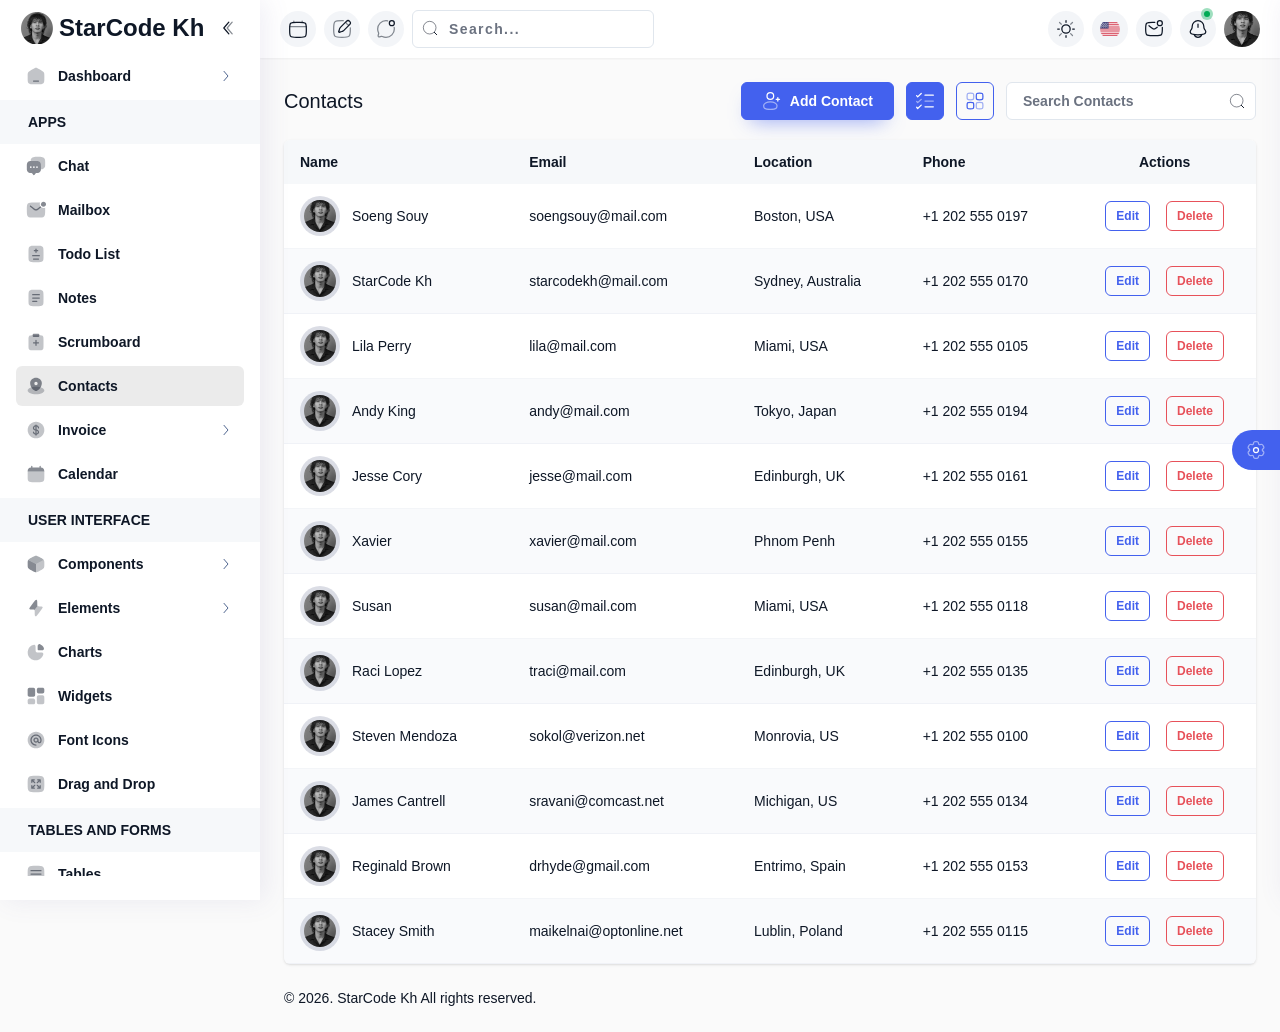
<file: Shareholder Management System/admin-template-pro-html-bootstrap-5-main/apps-contacts.html>
﻿<!DOCTYPE html>
<html lang="en" dir="ltr">
    <head>
        <meta charset="utf-8">
        <meta http-equiv="X-UA-Compatible" content="IE=edge">
        <title>Dashboard Template</title>
        <meta name="viewport" content="width=device-width, initial-scale=1">
        <link rel="icon" type="image/x-icon" href="favicon.png">
        <link rel="preconnect" href="https://fonts.googleapis.com">
        <link rel="preconnect" href="https://fonts.gstatic.com" crossorigin="">
        <link href="css2?family=Nunito:wght@400;500;600;700;800&display=swap" rel="stylesheet">
        <link rel="stylesheet" type="text/css" media="screen" href="assets/css/perfect-scrollbar.min.css">
        <link rel="stylesheet" type="text/css" media="screen" href="assets/css/style.css">
        <link defer="" rel="stylesheet" type="text/css" media="screen" href="assets/css/animate.css">
        <script src="assets/js/perfect-scrollbar.min.js"></script>
        <script defer="" src="assets/js/popper.min.js"></script>
        <script defer="" src="assets/js/tippy-bundle.umd.min.js"></script>
        <script defer="" src="assets/js/sweetalert.min.js"></script>
    </head>

    <body x-data="main" class="relative overflow-x-hidden font-nunito text-sm font-normal antialiased" :class="[ $store.app.sidebar ? 'toggle-sidebar' : '', $store.app.theme === 'dark' || $store.app.isDarkMode ?  'dark' : '', $store.app.menu, $store.app.layout,$store.app.rtlClass]">
        <!-- sidebar menu overlay -->
        <div x-cloak="" class="fixed inset-0 z-50 bg-[black]/60 lg:hidden" :class="{'hidden' : !$store.app.sidebar}" @click="$store.app.toggleSidebar()"></div>

        <!-- screen loader -->
        <div class="screen_loader animate__animated fixed inset-0 z-[60] grid place-content-center bg-[#fafafa] dark:bg-[#060818]">
            <svg width="64" height="64" viewbox="0 0 135 135" xmlns="http://www.w3.org/2000/svg" fill="#4361ee">
                <path d="M67.447 58c5.523 0 10-4.477 10-10s-4.477-10-10-10-10 4.477-10 10 4.477 10 10 10zm9.448 9.447c0 5.523 4.477 10 10 10 5.522 0 10-4.477 10-10s-4.478-10-10-10c-5.523 0-10 4.477-10 10zm-9.448 9.448c-5.523 0-10 4.477-10 10 0 5.522 4.477 10 10 10s10-4.478 10-10c0-5.523-4.477-10-10-10zM58 67.447c0-5.523-4.477-10-10-10s-10 4.477-10 10 4.477 10 10 10 10-4.477 10-10z">
                    <animatetransform attributename="transform" type="rotate" from="0 67 67" to="-360 67 67" dur="2.5s" repeatcount="indefinite"></animatetransform>
                </path>
                <path d="M28.19 40.31c6.627 0 12-5.374 12-12 0-6.628-5.373-12-12-12-6.628 0-12 5.372-12 12 0 6.626 5.372 12 12 12zm30.72-19.825c4.686 4.687 12.284 4.687 16.97 0 4.686-4.686 4.686-12.284 0-16.97-4.686-4.687-12.284-4.687-16.97 0-4.687 4.686-4.687 12.284 0 16.97zm35.74 7.705c0 6.627 5.37 12 12 12 6.626 0 12-5.373 12-12 0-6.628-5.374-12-12-12-6.63 0-12 5.372-12 12zm19.822 30.72c-4.686 4.686-4.686 12.284 0 16.97 4.687 4.686 12.285 4.686 16.97 0 4.687-4.686 4.687-12.284 0-16.97-4.685-4.687-12.283-4.687-16.97 0zm-7.704 35.74c-6.627 0-12 5.37-12 12 0 6.626 5.373 12 12 12s12-5.374 12-12c0-6.63-5.373-12-12-12zm-30.72 19.822c-4.686-4.686-12.284-4.686-16.97 0-4.686 4.687-4.686 12.285 0 16.97 4.686 4.687 12.284 4.687 16.97 0 4.687-4.685 4.687-12.283 0-16.97zm-35.74-7.704c0-6.627-5.372-12-12-12-6.626 0-12 5.373-12 12s5.374 12 12 12c6.628 0 12-5.373 12-12zm-19.823-30.72c4.687-4.686 4.687-12.284 0-16.97-4.686-4.686-12.284-4.686-16.97 0-4.687 4.686-4.687 12.284 0 16.97 4.686 4.687 12.284 4.687 16.97 0z">
                    <animatetransform attributename="transform" type="rotate" from="0 67 67" to="360 67 67" dur="8s" repeatcount="indefinite"></animatetransform>
                </path>
            </svg>
        </div>

        <!-- scroll to top button -->
        <div class="fixed bottom-6 z-50 ltr:right-6 rtl:left-6" x-data="scrollToTop">
            <template x-if="showTopButton">
                <button type="button" class="btn btn-outline-primary animate-pulse rounded-full bg-[#fafafa] p-2 dark:bg-[#060818] dark:hover:bg-primary" @click="goToTop">
                    <svg width="24" height="24" class="h-4 w-4" viewbox="0 0 24 24" fill="none" xmlns="http://www.w3.org/2000/svg">
                        <path opacity="0.5" fill-rule="evenodd" clip-rule="evenodd" d="M12 20.75C12.4142 20.75 12.75 20.4142 12.75 20L12.75 10.75L11.25 10.75L11.25 20C11.25 20.4142 11.5858 20.75 12 20.75Z" fill="currentColor"></path>
                        <path d="M6.00002 10.75C5.69667 10.75 5.4232 10.5673 5.30711 10.287C5.19103 10.0068 5.25519 9.68417 5.46969 9.46967L11.4697 3.46967C11.6103 3.32902 11.8011 3.25 12 3.25C12.1989 3.25 12.3897 3.32902 12.5304 3.46967L18.5304 9.46967C18.7449 9.68417 18.809 10.0068 18.6929 10.287C18.5768 10.5673 18.3034 10.75 18 10.75L6.00002 10.75Z" fill="currentColor"></path>
                    </svg>
                </button>
            </template>
        </div>

        <!-- start theme customizer section -->
        <div x-data="customizer">
            <div class="fixed inset-0 z-[51] hidden bg-[black]/60 px-4 transition-[display]" :class="{'!block': showCustomizer}" @click="showCustomizer = false"></div>

            <nav class="fixed top-0 bottom-0 z-[51] w-full max-w-[400px] bg-white p-4 shadow-[5px_0_25px_0_rgba(94,92,154,0.1)] transition-[right] duration-300 ltr:-right-[400px] rtl:-left-[400px] dark:bg-[#0e1726]" :class="{'ltr:!right-0 rtl:!left-0' : showCustomizer}">
                <a href="javascript:;" class="absolute top-0 bottom-0 my-auto flex h-10 w-12 cursor-pointer items-center justify-center bg-primary text-white ltr:-left-12 ltr:rounded-tl-full ltr:rounded-bl-full rtl:-right-12 rtl:rounded-tr-full rtl:rounded-br-full" @click="showCustomizer = !showCustomizer">
                    <svg width="24" height="24" viewbox="0 0 24 24" fill="none" xmlns="http://www.w3.org/2000/svg" class="h-5 w-5 animate-[spin_3s_linear_infinite]">
                        <circle cx="12" cy="12" r="3" stroke="currentColor" stroke-width="1.5"></circle>
                        <path opacity="0.5" d="M13.7654 2.15224C13.3978 2 12.9319 2 12 2C11.0681 2 10.6022 2 10.2346 2.15224C9.74457 2.35523 9.35522 2.74458 9.15223 3.23463C9.05957 3.45834 9.0233 3.7185 9.00911 4.09799C8.98826 4.65568 8.70226 5.17189 8.21894 5.45093C7.73564 5.72996 7.14559 5.71954 6.65219 5.45876C6.31645 5.2813 6.07301 5.18262 5.83294 5.15102C5.30704 5.08178 4.77518 5.22429 4.35436 5.5472C4.03874 5.78938 3.80577 6.1929 3.33983 6.99993C2.87389 7.80697 2.64092 8.21048 2.58899 8.60491C2.51976 9.1308 2.66227 9.66266 2.98518 10.0835C3.13256 10.2756 3.3397 10.437 3.66119 10.639C4.1338 10.936 4.43789 11.4419 4.43786 12C4.43783 12.5581 4.13375 13.0639 3.66118 13.3608C3.33965 13.5629 3.13248 13.7244 2.98508 13.9165C2.66217 14.3373 2.51966 14.8691 2.5889 15.395C2.64082 15.7894 2.87379 16.193 3.33973 17C3.80568 17.807 4.03865 18.2106 4.35426 18.4527C4.77508 18.7756 5.30694 18.9181 5.83284 18.8489C6.07289 18.8173 6.31632 18.7186 6.65204 18.5412C7.14547 18.2804 7.73556 18.27 8.2189 18.549C8.70224 18.8281 8.98826 19.3443 9.00911 19.9021C9.02331 20.2815 9.05957 20.5417 9.15223 20.7654C9.35522 21.2554 9.74457 21.6448 10.2346 21.8478C10.6022 22 11.0681 22 12 22C12.9319 22 13.3978 22 13.7654 21.8478C14.2554 21.6448 14.6448 21.2554 14.8477 20.7654C14.9404 20.5417 14.9767 20.2815 14.9909 19.902C15.0117 19.3443 15.2977 18.8281 15.781 18.549C16.2643 18.2699 16.8544 18.2804 17.3479 18.5412C17.6836 18.7186 17.927 18.8172 18.167 18.8488C18.6929 18.9181 19.2248 18.7756 19.6456 18.4527C19.9612 18.2105 20.1942 17.807 20.6601 16.9999C21.1261 16.1929 21.3591 15.7894 21.411 15.395C21.4802 14.8691 21.3377 14.3372 21.0148 13.9164C20.8674 13.7243 20.6602 13.5628 20.3387 13.3608C19.8662 13.0639 19.5621 12.558 19.5621 11.9999C19.5621 11.4418 19.8662 10.9361 20.3387 10.6392C20.6603 10.4371 20.8675 10.2757 21.0149 10.0835C21.3378 9.66273 21.4803 9.13087 21.4111 8.60497C21.3592 8.21055 21.1262 7.80703 20.6602 7C20.1943 6.19297 19.9613 5.78945 19.6457 5.54727C19.2249 5.22436 18.693 5.08185 18.1671 5.15109C17.9271 5.18269 17.6837 5.28136 17.3479 5.4588C16.8545 5.71959 16.2644 5.73002 15.7811 5.45096C15.2977 5.17191 15.0117 4.65566 14.9909 4.09794C14.9767 3.71848 14.9404 3.45833 14.8477 3.23463C14.6448 2.74458 14.2554 2.35523 13.7654 2.15224Z" stroke="currentColor" stroke-width="1.5"></path>
                    </svg>
                </a>
                <div class="perfect-scrollbar h-full overflow-y-auto overflow-x-hidden">
                    <div class="relative pb-5 text-center">
                        <a href="javascript:;" class="absolute top-0 opacity-30 hover:opacity-100 ltr:right-0 rtl:left-0 dark:text-white" @click="showCustomizer = false">
                            <svg xmlns="http://www.w3.org/2000/svg" width="24px" height="24px" viewbox="0 0 24 24" fill="none" stroke="currentColor" stroke-width="1.5" stroke-linecap="round" stroke-linejoin="round" class="h-5 w-5">
                                <line x1="18" y1="6" x2="6" y2="18"></line>
                                <line x1="6" y1="6" x2="18" y2="18"></line>
                            </svg>
                        </a>
                        <h4 class="mb-1 dark:text-white">TEMPLATE CUSTOMIZER</h4>
                        <p class="text-white-dark">Set preferences that will be cookied for your live preview demonstration.</p>
                    </div>
                    <div class="mb-3 rounded-md border border-dashed border-[#e0e6ed] p-3 dark:border-[#1b2e4b]">
                        <h5 class="mb-1 text-base leading-none dark:text-white">Color Scheme</h5>
                        <p class="text-xs text-white-dark">Overall light or dark presentation.</p>
                        <div class="mt-3 grid grid-cols-3 gap-2">
                            <button type="button" class="btn" :class="[$store.app.theme === 'light' ? 'btn-primary' :'btn-outline-primary']" @click="$store.app.toggleTheme('light')">
                                <svg width="20" height="20" viewbox="0 0 24 24" fill="none" xmlns="http://www.w3.org/2000/svg" class="h-5 w-5 shrink-0 ltr:mr-2 rtl:ml-2">
                                    <circle cx="12" cy="12" r="5" stroke="currentColor" stroke-width="1.5"></circle>
                                    <path d="M12 2V4" stroke="currentColor" stroke-width="1.5" stroke-linecap="round"></path>
                                    <path d="M12 20V22" stroke="currentColor" stroke-width="1.5" stroke-linecap="round"></path>
                                    <path d="M4 12L2 12" stroke="currentColor" stroke-width="1.5" stroke-linecap="round"></path>
                                    <path d="M22 12L20 12" stroke="currentColor" stroke-width="1.5" stroke-linecap="round"></path>
                                    <path opacity="0.5" d="M19.7778 4.22266L17.5558 6.25424" stroke="currentColor" stroke-width="1.5" stroke-linecap="round"></path>
                                    <path opacity="0.5" d="M4.22217 4.22266L6.44418 6.25424" stroke="currentColor" stroke-width="1.5" stroke-linecap="round"></path>
                                    <path opacity="0.5" d="M6.44434 17.5557L4.22211 19.7779" stroke="currentColor" stroke-width="1.5" stroke-linecap="round"></path>
                                    <path opacity="0.5" d="M19.7778 19.7773L17.5558 17.5551" stroke="currentColor" stroke-width="1.5" stroke-linecap="round"></path>
                                </svg>
                                Light
                            </button>
                            <button type="button" class="btn" :class="[$store.app.theme === 'dark' ? 'btn-primary' :'btn-outline-primary']" @click="$store.app.toggleTheme('dark')">
                                <svg width="20" height="20" viewbox="0 0 24 24" fill="none" xmlns="http://www.w3.org/2000/svg" class="h-5 w-5 shrink-0 ltr:mr-2 rtl:ml-2">
                                    <path d="M21.0672 11.8568L20.4253 11.469L21.0672 11.8568ZM12.1432 2.93276L11.7553 2.29085V2.29085L12.1432 2.93276ZM21.25 12C21.25 17.1086 17.1086 21.25 12 21.25V22.75C17.9371 22.75 22.75 17.9371 22.75 12H21.25ZM12 21.25C6.89137 21.25 2.75 17.1086 2.75 12H1.25C1.25 17.9371 6.06294 22.75 12 22.75V21.25ZM2.75 12C2.75 6.89137 6.89137 2.75 12 2.75V1.25C6.06294 1.25 1.25 6.06294 1.25 12H2.75ZM15.5 14.25C12.3244 14.25 9.75 11.6756 9.75 8.5H8.25C8.25 12.5041 11.4959 15.75 15.5 15.75V14.25ZM20.4253 11.469C19.4172 13.1373 17.5882 14.25 15.5 14.25V15.75C18.1349 15.75 20.4407 14.3439 21.7092 12.2447L20.4253 11.469ZM9.75 8.5C9.75 6.41182 10.8627 4.5828 12.531 3.57467L11.7553 2.29085C9.65609 3.5593 8.25 5.86509 8.25 8.5H9.75ZM12 2.75C11.9115 2.75 11.8077 2.71008 11.7324 2.63168C11.6686 2.56527 11.6538 2.50244 11.6503 2.47703C11.6461 2.44587 11.6482 2.35557 11.7553 2.29085L12.531 3.57467C13.0342 3.27065 13.196 2.71398 13.1368 2.27627C13.0754 1.82126 12.7166 1.25 12 1.25V2.75ZM21.7092 12.2447C21.6444 12.3518 21.5541 12.3539 21.523 12.3497C21.4976 12.3462 21.4347 12.3314 21.3683 12.2676C21.2899 12.1923 21.25 12.0885 21.25 12H22.75C22.75 11.2834 22.1787 10.9246 21.7237 10.8632C21.286 10.804 20.7293 10.9658 20.4253 11.469L21.7092 12.2447Z" fill="currentColor"></path>
                                </svg>
                                Dark
                            </button>
                            <button type="button" class="btn" :class="[$store.app.theme === 'system' ? 'btn-primary' :'btn-outline-primary']" @click="$store.app.toggleTheme('system')">
                                <svg width="20" height="20" viewbox="0 0 24 24" fill="none" xmlns="http://www.w3.org/2000/svg" class="h-5 w-5 shrink-0 ltr:mr-2 rtl:ml-2">
                                    <path d="M3 9C3 6.17157 3 4.75736 3.87868 3.87868C4.75736 3 6.17157 3 9 3H15C17.8284 3 19.2426 3 20.1213 3.87868C21 4.75736 21 6.17157 21 9V14C21 15.8856 21 16.8284 20.4142 17.4142C19.8284 18 18.8856 18 17 18H7C5.11438 18 4.17157 18 3.58579 17.4142C3 16.8284 3 15.8856 3 14V9Z" stroke="currentColor" stroke-width="1.5"></path>
                                    <path opacity="0.5" d="M22 21H2" stroke="currentColor" stroke-width="1.5" stroke-linecap="round"></path>
                                    <path opacity="0.5" d="M15 15H9" stroke="currentColor" stroke-width="1.5" stroke-linecap="round"></path>
                                </svg>
                                System
                            </button>
                        </div>
                    </div>

                    <div class="mb-3 rounded-md border border-dashed border-[#e0e6ed] p-3 dark:border-[#1b2e4b]">
                        <h5 class="mb-1 text-base leading-none dark:text-white">Navigation Position</h5>
                        <p class="text-xs text-white-dark">Select the primary navigation paradigm for your app.</p>
                        <div class="mt-3 grid grid-cols-3 gap-2">
                            <button type="button" class="btn" :class="[$store.app.menu === 'horizontal' ? 'btn-primary' :'btn-outline-primary']" @click="$store.app.toggleMenu('horizontal')">
                                Horizontal
                            </button>
                            <button type="button" class="btn" :class="[$store.app.menu === 'vertical' ? 'btn-primary' :'btn-outline-primary']" @click="$store.app.toggleMenu('vertical')">
                                Vertical
                            </button>
                            <button type="button" class="btn" :class="[$store.app.menu === 'collapsible-vertical' ? 'btn-primary' :'btn-outline-primary']" @click="$store.app.toggleMenu('collapsible-vertical')">
                                Collapsible
                            </button>
                        </div>
                        <div class="mt-5 text-primary">
                            <label class="mb-0 inline-flex">
                                <input x-model="$store.app.semidark" type="checkbox" :value="true" class="form-checkbox" @change="$store.app.toggleSemidark()">
                                <span>Semi Dark (Sidebar & Header)</span>
                            </label>
                        </div>
                    </div>
                    <div class="mb-3 rounded-md border border-dashed border-[#e0e6ed] p-3 dark:border-[#1b2e4b]">
                        <h5 class="mb-1 text-base leading-none dark:text-white">Layout Style</h5>
                        <p class="text-xs text-white-dark">Select the primary layout style for your app.</p>
                        <div class="mt-3 flex gap-2">
                            <button type="button" class="btn flex-auto" :class="[$store.app.layout === 'boxed-layout' ? 'btn-primary' :'btn-outline-primary']" @click="$store.app.toggleLayout('boxed-layout')">
                                Box
                            </button>
                            <button type="button" class="btn flex-auto" :class="[$store.app.layout === 'full' ? 'btn-primary' :'btn-outline-primary']" @click="$store.app.toggleLayout('full')">
                                Full
                            </button>
                        </div>
                    </div>
                    <div class="mb-3 rounded-md border border-dashed border-[#e0e6ed] p-3 dark:border-[#1b2e4b]">
                        <h5 class="mb-1 text-base leading-none dark:text-white">Direction</h5>
                        <p class="text-xs text-white-dark">Select the direction for your app.</p>
                        <div class="mt-3 flex gap-2">
                            <button type="button" class="btn flex-auto" :class="[$store.app.rtlClass === 'ltr' ? 'btn-primary' :'btn-outline-primary']" @click="$store.app.toggleRTL('ltr')">
                                LTR
                            </button>
                            <button type="button" class="btn flex-auto" :class="[$store.app.rtlClass === 'rtl' ? 'btn-primary' :'btn-outline-primary']" @click="$store.app.toggleRTL('rtl')">
                                RTL
                            </button>
                        </div>
                    </div>

                    <div class="mb-3 rounded-md border border-dashed border-[#e0e6ed] p-3 dark:border-[#1b2e4b]">
                        <h5 class="mb-1 text-base leading-none dark:text-white">Navbar Type</h5>
                        <p class="text-xs text-white-dark">Sticky or Floating.</p>
                        <div class="mt-3 flex items-center gap-3 text-primary">
                            <label class="mb-0 inline-flex">
                                <input x-model="$store.app.navbar" type="radio" value="navbar-sticky" class="form-radio" @change="$store.app.toggleNavbar()">
                                <span>Sticky</span>
                            </label>
                            <label class="mb-0 inline-flex">
                                <input x-model="$store.app.navbar" type="radio" value="navbar-floating" class="form-radio" @change="$store.app.toggleNavbar()">
                                <span>Floating</span>
                            </label>
                            <label class="mb-0 inline-flex">
                                <input x-model="$store.app.navbar" type="radio" value="navbar-static" class="form-radio" @change="$store.app.toggleNavbar()">
                                <span>Static</span>
                            </label>
                        </div>
                    </div>

                    <div class="mb-3 rounded-md border border-dashed border-[#e0e6ed] p-3 dark:border-[#1b2e4b]">
                        <h5 class="mb-1 text-base leading-none dark:text-white">Router Transition</h5>
                        <p class="text-xs text-white-dark">Animation of main content.</p>
                        <div class="mt-3">
                            <select x-model="$store.app.animation" class="form-select border-primary text-primary" @change="$store.app.toggleAnimation()">
                                <option value="">None</option>
                                <option value="animate__fadeIn">Fade</option>
                                <option value="animate__fadeInDown">Fade Down</option>
                                <option value="animate__fadeInUp">Fade Up</option>
                                <option value="animate__fadeInLeft">Fade Left</option>
                                <option value="animate__fadeInRight">Fade Right</option>
                                <option value="animate__slideInDown">Slide Down</option>
                                <option value="animate__slideInLeft">Slide Left</option>
                                <option value="animate__slideInRight">Slide Right</option>
                                <option value="animate__zoomIn">Zoom In</option>
                            </select>
                        </div>
                    </div>
                </div>
            </nav>
        </div>
        <!-- end theme customizer section -->

        <div class="main-container min-h-screen text-black dark:text-white-dark" :class="[$store.app.navbar]">
            <!-- start sidebar section -->
            <div :class="{'dark text-white-dark' : $store.app.semidark}">
                <nav x-data="sidebar" class="sidebar fixed top-0 bottom-0 z-50 h-full min-h-screen w-[260px] shadow-[5px_0_25px_0_rgba(94,92,154,0.1)] transition-all duration-300">
                    <div class="h-full bg-white dark:bg-[#0e1726]">
                        <div class="flex items-center justify-between px-4 py-3">
                            <a href="index.html" class="main-logo flex shrink-0 items-center">
                                <img class="ml-[5px] w-8 flex-none" src="assets/images/logo.png" alt="image">
                                <span class="align-middle text-2xl font-semibold ltr:ml-1.5 rtl:mr-1.5 dark:text-white-light lg:inline">StarCode Kh</span>
                            </a>
                            <a href="javascript:;" class="collapse-icon flex h-8 w-8 items-center rounded-full transition duration-300 hover:bg-gray-500/10 rtl:rotate-180 dark:text-white-light dark:hover:bg-dark-light/10" @click="$store.app.toggleSidebar()">
                                <svg class="m-auto h-5 w-5" width="20" height="20" viewbox="0 0 24 24" fill="none" xmlns="http://www.w3.org/2000/svg">
                                    <path d="M13 19L7 12L13 5" stroke="currentColor" stroke-width="1.5" stroke-linecap="round" stroke-linejoin="round"></path>
                                    <path opacity="0.5" d="M16.9998 19L10.9998 12L16.9998 5" stroke="currentColor" stroke-width="1.5" stroke-linecap="round" stroke-linejoin="round"></path>
                                </svg>
                            </a>
                        </div>
                        <ul class="perfect-scrollbar relative h-[calc(100vh-80px)] space-y-0.5 overflow-y-auto overflow-x-hidden p-4 py-0 font-semibold" x-data="{ activeDropdown: null }">
                            <li class="menu nav-item">
                                <button type="button" class="nav-link group" :class="{'active' : activeDropdown === 'dashboard'}" @click="activeDropdown === 'dashboard' ? activeDropdown = null : activeDropdown = 'dashboard'">
                                    <div class="flex items-center">
                                        <svg class="shrink-0 group-hover:!text-primary" width="20" height="20" viewbox="0 0 24 24" fill="none" xmlns="http://www.w3.org/2000/svg">
                                            <path opacity="0.5" d="M2 12.2039C2 9.91549 2 8.77128 2.5192 7.82274C3.0384 6.87421 3.98695 6.28551 5.88403 5.10813L7.88403 3.86687C9.88939 2.62229 10.8921 2 12 2C13.1079 2 14.1106 2.62229 16.116 3.86687L18.116 5.10812C20.0131 6.28551 20.9616 6.87421 21.4808 7.82274C22 8.77128 22 9.91549 22 12.2039V13.725C22 17.6258 22 19.5763 20.8284 20.7881C19.6569 22 17.7712 22 14 22H10C6.22876 22 4.34315 22 3.17157 20.7881C2 19.5763 2 17.6258 2 13.725V12.2039Z" fill="currentColor"></path>
                                            <path d="M9 17.25C8.58579 17.25 8.25 17.5858 8.25 18C8.25 18.4142 8.58579 18.75 9 18.75H15C15.4142 18.75 15.75 18.4142 15.75 18C15.75 17.5858 15.4142 17.25 15 17.25H9Z" fill="currentColor"></path>
                                        </svg>

                                        <span class="text-black ltr:pl-3 rtl:pr-3 dark:text-[#506690] dark:group-hover:text-white-dark">Dashboard</span>
                                    </div>
                                    <div class="rtl:rotate-180" :class="{'!rotate-90' : activeDropdown === 'dashboard'}">
                                        <svg width="16" height="16" viewbox="0 0 24 24" fill="none" xmlns="http://www.w3.org/2000/svg">
                                            <path d="M9 5L15 12L9 19" stroke="currentColor" stroke-width="1.5" stroke-linecap="round" stroke-linejoin="round"></path>
                                        </svg>
                                    </div>
                                </button>
                                <ul x-cloak="" x-show="activeDropdown === 'dashboard'" x-collapse="" class="sub-menu text-gray-500">
                                    <li>
                                        <a href="index.html">Sales</a>
                                    </li>
                                    <li>
                                        <a href="analytics.html">Analytics</a>
                                    </li>
                                    <li>
                                        <a href="finance.html">Finance</a>
                                    </li>
                                    <li>
                                        <a href="crypto.html">Crypto</a>
                                    </li>
                                </ul>
                            </li>

                            <h2 class="-mx-4 mb-1 flex items-center bg-white-light/30 py-3 px-7 font-extrabold uppercase dark:bg-dark dark:bg-opacity-[0.08]">
                                <svg class="hidden h-5 w-4 flex-none" viewbox="0 0 24 24" stroke="currentColor" stroke-width="1.5" fill="none" stroke-linecap="round" stroke-linejoin="round">
                                    <line x1="5" y1="12" x2="19" y2="12"></line>
                                </svg>
                                <span>Apps</span>
                            </h2>

                            <li class="nav-item">
                                <ul>
                                    <li class="nav-item">
                                        <a href="apps-chat.html" class="group">
                                            <div class="flex items-center">
                                                <svg class="shrink-0 group-hover:!text-primary" width="20" height="20" viewbox="0 0 24 24" fill="none" xmlns="http://www.w3.org/2000/svg">
                                                    <path fill-rule="evenodd" clip-rule="evenodd" d="M10.4036 22.4797L10.6787 22.015C11.1195 21.2703 11.3399 20.8979 11.691 20.6902C12.0422 20.4825 12.5001 20.4678 13.4161 20.4385C14.275 20.4111 14.8523 20.3361 15.3458 20.1317C16.385 19.7012 17.2106 18.8756 17.641 17.8365C17.9639 17.0571 17.9639 16.0691 17.9639 14.093V13.2448C17.9639 10.4683 17.9639 9.08006 17.3389 8.06023C16.9892 7.48958 16.5094 7.0098 15.9388 6.66011C14.919 6.03516 13.5307 6.03516 10.7542 6.03516H8.20964C5.43314 6.03516 4.04489 6.03516 3.02507 6.66011C2.45442 7.0098 1.97464 7.48958 1.62495 8.06023C1 9.08006 1 10.4683 1 13.2448V14.093C1 16.0691 1 17.0571 1.32282 17.8365C1.75326 18.8756 2.57886 19.7012 3.61802 20.1317C4.11158 20.3361 4.68882 20.4111 5.5477 20.4385C6.46368 20.4678 6.92167 20.4825 7.27278 20.6902C7.6239 20.8979 7.84431 21.2703 8.28514 22.015L8.5602 22.4797C8.97002 23.1721 9.9938 23.1721 10.4036 22.4797ZM13.1928 14.5171C13.7783 14.5171 14.253 14.0424 14.253 13.4568C14.253 12.8713 13.7783 12.3966 13.1928 12.3966C12.6072 12.3966 12.1325 12.8713 12.1325 13.4568C12.1325 14.0424 12.6072 14.5171 13.1928 14.5171ZM10.5422 13.4568C10.5422 14.0424 10.0675 14.5171 9.48193 14.5171C8.89637 14.5171 8.42169 14.0424 8.42169 13.4568C8.42169 12.8713 8.89637 12.3966 9.48193 12.3966C10.0675 12.3966 10.5422 12.8713 10.5422 13.4568ZM5.77108 14.5171C6.35664 14.5171 6.83133 14.0424 6.83133 13.4568C6.83133 12.8713 6.35664 12.3966 5.77108 12.3966C5.18553 12.3966 4.71084 12.8713 4.71084 13.4568C4.71084 14.0424 5.18553 14.5171 5.77108 14.5171Z" fill="currentColor"></path>
                                                    <path opacity="0.5" d="M15.486 1C16.7529 0.999992 17.7603 0.999986 18.5683 1.07681C19.3967 1.15558 20.0972 1.32069 20.7212 1.70307C21.3632 2.09648 21.9029 2.63623 22.2963 3.27821C22.6787 3.90219 22.8438 4.60265 22.9226 5.43112C22.9994 6.23907 22.9994 7.24658 22.9994 8.51343V9.37869C22.9994 10.2803 22.9994 10.9975 22.9597 11.579C22.9191 12.174 22.8344 12.6848 22.6362 13.1632C22.152 14.3323 21.2232 15.2611 20.0541 15.7453C20.0249 15.7574 19.9955 15.7691 19.966 15.7804C19.8249 15.8343 19.7039 15.8806 19.5978 15.915H17.9477C17.9639 15.416 17.9639 14.8217 17.9639 14.093V13.2448C17.9639 10.4683 17.9639 9.08006 17.3389 8.06023C16.9892 7.48958 16.5094 7.0098 15.9388 6.66011C14.919 6.03516 13.5307 6.03516 10.7542 6.03516H8.20964C7.22423 6.03516 6.41369 6.03516 5.73242 6.06309V4.4127C5.76513 4.29934 5.80995 4.16941 5.86255 4.0169C5.95202 3.75751 6.06509 3.51219 6.20848 3.27821C6.60188 2.63623 7.14163 2.09648 7.78361 1.70307C8.40759 1.32069 9.10805 1.15558 9.93651 1.07681C10.7445 0.999986 11.7519 0.999992 13.0188 1H15.486Z" fill="currentColor"></path>
                                                </svg>
                                                <span class="text-black ltr:pl-3 rtl:pr-3 dark:text-[#506690] dark:group-hover:text-white-dark">Chat</span>
                                            </div>
                                        </a>
                                    </li>
                                    <li class="nav-item">
                                        <a href="apps-mailbox.html" class="group">
                                            <div class="flex items-center">
                                                <svg class="shrink-0 group-hover:!text-primary" width="20" height="20" viewbox="0 0 24 24" fill="none" xmlns="http://www.w3.org/2000/svg">
                                                    <path d="M24 5C24 6.65685 22.6569 8 21 8C19.3431 8 18 6.65685 18 5C18 3.34315 19.3431 2 21 2C22.6569 2 24 3.34315 24 5Z" fill="currentColor"></path>
                                                    <path d="M17.2339 7.46394L15.6973 8.74444C14.671 9.59966 13.9585 10.1915 13.357 10.5784C12.7747 10.9529 12.3798 11.0786 12.0002 11.0786C11.6206 11.0786 11.2258 10.9529 10.6435 10.5784C10.0419 10.1915 9.32941 9.59966 8.30315 8.74444L5.92837 6.76546C5.57834 6.47377 5.05812 6.52106 4.76643 6.87109C4.47474 7.22112 4.52204 7.74133 4.87206 8.03302L7.28821 10.0465C8.2632 10.859 9.05344 11.5176 9.75091 11.9661C10.4775 12.4334 11.185 12.7286 12.0002 12.7286C12.8154 12.7286 13.523 12.4334 14.2495 11.9661C14.947 11.5176 15.7372 10.859 16.7122 10.0465L18.3785 8.65795C17.9274 8.33414 17.5388 7.92898 17.2339 7.46394Z" fill="currentColor"></path>
                                                    <path d="M18.4538 6.58719C18.7362 6.53653 19.0372 6.63487 19.234 6.87109C19.3965 7.06614 19.4538 7.31403 19.4121 7.54579C19.0244 7.30344 18.696 6.97499 18.4538 6.58719Z" fill="currentColor"></path>
                                                    <path opacity="0.5" d="M16.9576 3.02099C16.156 3 15.2437 3 14.2 3H9.8C5.65164 3 3.57746 3 2.28873 4.31802C1 5.63604 1 7.75736 1 12C1 16.2426 1 18.364 2.28873 19.682C3.57746 21 5.65164 21 9.8 21H14.2C18.3484 21 20.4225 21 21.7113 19.682C23 18.364 23 16.2426 23 12C23 10.9326 23 9.99953 22.9795 9.1797C22.3821 9.47943 21.7103 9.64773 21 9.64773C18.5147 9.64773 16.5 7.58722 16.5 5.04545C16.5 4.31904 16.6646 3.63193 16.9576 3.02099Z" fill="currentColor"></path>
                                                </svg>
                                                <span class="text-black ltr:pl-3 rtl:pr-3 dark:text-[#506690] dark:group-hover:text-white-dark">Mailbox</span>
                                            </div>
                                        </a>
                                    </li>
                                    <li class="nav-item">
                                        <a href="apps-todolist.html" class="group">
                                            <div class="flex items-center">
                                                <svg class="shrink-0 group-hover:!text-primary" width="20" height="20" viewbox="0 0 24 24" fill="none" xmlns="http://www.w3.org/2000/svg">
                                                    <path opacity="0.5" d="M3 10C3 6.22876 3 4.34315 4.17157 3.17157C5.34315 2 7.22876 2 11 2H13C16.7712 2 18.6569 2 19.8284 3.17157C21 4.34315 21 6.22876 21 10V14C21 17.7712 21 19.6569 19.8284 20.8284C18.6569 22 16.7712 22 13 22H11C7.22876 22 5.34315 22 4.17157 20.8284C3 19.6569 3 17.7712 3 14V10Z" fill="currentColor"></path>
                                                    <path fill-rule="evenodd" clip-rule="evenodd" d="M12 5.25C12.4142 5.25 12.75 5.58579 12.75 6V7.25H14C14.4142 7.25 14.75 7.58579 14.75 8C14.75 8.41421 14.4142 8.75 14 8.75L12.75 8.75L12.75 10C12.75 10.4142 12.4142 10.75 12 10.75C11.5858 10.75 11.25 10.4142 11.25 10L11.25 8.75H9.99997C9.58575 8.75 9.24997 8.41421 9.24997 8C9.24997 7.58579 9.58575 7.25 9.99997 7.25H11.25L11.25 6C11.25 5.58579 11.5858 5.25 12 5.25ZM7.25 14C7.25 13.5858 7.58579 13.25 8 13.25H16C16.4142 13.25 16.75 13.5858 16.75 14C16.75 14.4142 16.4142 14.75 16 14.75H8C7.58579 14.75 7.25 14.4142 7.25 14ZM8.25 18C8.25 17.5858 8.58579 17.25 9 17.25H15C15.4142 17.25 15.75 17.5858 15.75 18C15.75 18.4142 15.4142 18.75 15 18.75H9C8.58579 18.75 8.25 18.4142 8.25 18Z" fill="currentColor"></path>
                                                </svg>
                                                <span class="text-black ltr:pl-3 rtl:pr-3 dark:text-[#506690] dark:group-hover:text-white-dark">Todo List</span>
                                            </div>
                                        </a>
                                    </li>
                                    <li class="nav-item">
                                        <a href="apps-notes.html" class="group">
                                            <div class="flex items-center">
                                                <svg class="shrink-0 group-hover:!text-primary" width="20" height="20" viewbox="0 0 24 24" fill="none" xmlns="http://www.w3.org/2000/svg">
                                                    <path opacity="0.5" d="M3 10C3 6.22876 3 4.34315 4.17157 3.17157C5.34315 2 7.22876 2 11 2H13C16.7712 2 18.6569 2 19.8284 3.17157C21 4.34315 21 6.22876 21 10V14C21 17.7712 21 19.6569 19.8284 20.8284C18.6569 22 16.7712 22 13 22H11C7.22876 22 5.34315 22 4.17157 20.8284C3 19.6569 3 17.7712 3 14V10Z" fill="currentColor"></path>
                                                    <path fill-rule="evenodd" clip-rule="evenodd" d="M7.25 12C7.25 11.5858 7.58579 11.25 8 11.25H16C16.4142 11.25 16.75 11.5858 16.75 12C16.75 12.4142 16.4142 12.75 16 12.75H8C7.58579 12.75 7.25 12.4142 7.25 12Z" fill="currentColor"></path>
                                                    <path fill-rule="evenodd" clip-rule="evenodd" d="M7.25 8C7.25 7.58579 7.58579 7.25 8 7.25H16C16.4142 7.25 16.75 7.58579 16.75 8C16.75 8.41421 16.4142 8.75 16 8.75H8C7.58579 8.75 7.25 8.41421 7.25 8Z" fill="currentColor"></path>
                                                    <path fill-rule="evenodd" clip-rule="evenodd" d="M7.25 16C7.25 15.5858 7.58579 15.25 8 15.25H13C13.4142 15.25 13.75 15.5858 13.75 16C13.75 16.4142 13.4142 16.75 13 16.75H8C7.58579 16.75 7.25 16.4142 7.25 16Z" fill="currentColor"></path>
                                                </svg>
                                                <span class="text-black ltr:pl-3 rtl:pr-3 dark:text-[#506690] dark:group-hover:text-white-dark">Notes</span>
                                            </div>
                                        </a>
                                    </li>
                                    <li class="nav-item">
                                        <a href="apps-scrumboard.html" class="group">
                                            <div class="flex items-center">
                                                <svg class="shrink-0 group-hover:!text-primary" width="20" height="20" viewbox="0 0 24 24" fill="none" xmlns="http://www.w3.org/2000/svg">
                                                    <path opacity="0.5" d="M21 15.9983V9.99826C21 7.16983 21 5.75562 20.1213 4.87694C19.3529 4.10856 18.175 4.01211 16 4H8C5.82497 4.01211 4.64706 4.10856 3.87868 4.87694C3 5.75562 3 7.16983 3 9.99826V15.9983C3 18.8267 3 20.2409 3.87868 21.1196C4.75736 21.9983 6.17157 21.9983 9 21.9983H15C17.8284 21.9983 19.2426 21.9983 20.1213 21.1196C21 20.2409 21 18.8267 21 15.9983Z" fill="currentColor"></path>
                                                    <path d="M8 3.5C8 2.67157 8.67157 2 9.5 2H14.5C15.3284 2 16 2.67157 16 3.5V4.5C16 5.32843 15.3284 6 14.5 6H9.5C8.67157 6 8 5.32843 8 4.5V3.5Z" fill="currentColor"></path>
                                                    <path fill-rule="evenodd" clip-rule="evenodd" d="M12 9.25C12.4142 9.25 12.75 9.58579 12.75 10V12.25L15 12.25C15.4142 12.25 15.75 12.5858 15.75 13C15.75 13.4142 15.4142 13.75 15 13.75L12.75 13.75L12.75 16C12.75 16.4142 12.4142 16.75 12 16.75C11.5858 16.75 11.25 16.4142 11.25 16L11.25 13.75H9C8.58579 13.75 8.25 13.4142 8.25 13C8.25 12.5858 8.58579 12.25 9 12.25L11.25 12.25L11.25 10C11.25 9.58579 11.5858 9.25 12 9.25Z" fill="currentColor"></path>
                                                </svg>
                                                <span class="text-black ltr:pl-3 rtl:pr-3 dark:text-[#506690] dark:group-hover:text-white-dark">Scrumboard</span>
                                            </div>
                                        </a>
                                    </li>
                                    <li class="nav-item">
                                        <a href="apps-contacts.html" class="active group">
                                            <div class="flex items-center">
                                                <svg class="shrink-0 group-hover:!text-primary" width="20" height="20" viewbox="0 0 24 24" fill="none" xmlns="http://www.w3.org/2000/svg">
                                                    <path opacity="0.5" d="M19.7165 20.3624C21.143 19.5846 22 18.5873 22 17.5C22 16.3475 21.0372 15.2961 19.4537 14.5C17.6226 13.5794 14.9617 13 12 13C9.03833 13 6.37738 13.5794 4.54631 14.5C2.96285 15.2961 2 16.3475 2 17.5C2 18.6525 2.96285 19.7039 4.54631 20.5C6.37738 21.4206 9.03833 22 12 22C15.1066 22 17.8823 21.3625 19.7165 20.3624Z" fill="currentColor"></path>
                                                    <path fill-rule="evenodd" clip-rule="evenodd" d="M5 8.51464C5 4.9167 8.13401 2 12 2C15.866 2 19 4.9167 19 8.51464C19 12.0844 16.7658 16.2499 13.2801 17.7396C12.4675 18.0868 11.5325 18.0868 10.7199 17.7396C7.23416 16.2499 5 12.0844 5 8.51464ZM12 11C13.1046 11 14 10.1046 14 9C14 7.89543 13.1046 7 12 7C10.8954 7 10 7.89543 10 9C10 10.1046 10.8954 11 12 11Z" fill="currentColor"></path>
                                                </svg>

                                                <span class="text-black ltr:pl-3 rtl:pr-3 dark:text-[#506690] dark:group-hover:text-white-dark">Contacts</span>
                                            </div>
                                        </a>
                                    </li>
                                    <li class="menu nav-item">
                                        <button type="button" class="nav-link group" :class="{'active' : activeDropdown === 'invoice'}" @click="activeDropdown === 'invoice' ? activeDropdown = null : activeDropdown = 'invoice'">
                                            <div class="flex items-center">
                                                <svg class="shrink-0 group-hover:!text-primary" width="20" height="20" viewbox="0 0 24 24" fill="none" xmlns="http://www.w3.org/2000/svg">
                                                    <path opacity="0.5" fill-rule="evenodd" clip-rule="evenodd" d="M22 12C22 17.5228 17.5228 22 12 22C6.47715 22 2 17.5228 2 12C2 6.47715 6.47715 2 12 2C17.5228 2 22 6.47715 22 12Z" fill="currentColor"></path>
                                                    <path fill-rule="evenodd" clip-rule="evenodd" d="M12 5.25C12.4142 5.25 12.75 5.58579 12.75 6V6.31673C14.3804 6.60867 15.75 7.83361 15.75 9.5C15.75 9.91421 15.4142 10.25 15 10.25C14.5858 10.25 14.25 9.91421 14.25 9.5C14.25 8.82154 13.6859 8.10339 12.75 7.84748V11.3167C14.3804 11.6087 15.75 12.8336 15.75 14.5C15.75 16.1664 14.3804 17.3913 12.75 17.6833V18C12.75 18.4142 12.4142 18.75 12 18.75C11.5858 18.75 11.25 18.4142 11.25 18V17.6833C9.61957 17.3913 8.25 16.1664 8.25 14.5C8.25 14.0858 8.58579 13.75 9 13.75C9.41421 13.75 9.75 14.0858 9.75 14.5C9.75 15.1785 10.3141 15.8966 11.25 16.1525V12.6833C9.61957 12.3913 8.25 11.1664 8.25 9.5C8.25 7.83361 9.61957 6.60867 11.25 6.31673V6C11.25 5.58579 11.5858 5.25 12 5.25ZM11.25 7.84748C10.3141 8.10339 9.75 8.82154 9.75 9.5C9.75 10.1785 10.3141 10.8966 11.25 11.1525V7.84748ZM14.25 14.5C14.25 13.8215 13.6859 13.1034 12.75 12.8475V16.1525C13.6859 15.8966 14.25 15.1785 14.25 14.5Z" fill="currentColor"></path>
                                                </svg>
                                                <span class="text-black ltr:pl-3 rtl:pr-3 dark:text-[#506690] dark:group-hover:text-white-dark">Invoice</span>
                                            </div>
                                            <div class="rtl:rotate-180" :class="{'!rotate-90' : activeDropdown === 'invoice'}">
                                                <svg width="16" height="16" viewbox="0 0 24 24" fill="none" xmlns="http://www.w3.org/2000/svg">
                                                    <path d="M9 5L15 12L9 19" stroke="currentColor" stroke-width="1.5" stroke-linecap="round" stroke-linejoin="round"></path>
                                                </svg>
                                            </div>
                                        </button>
                                        <ul x-cloak="" x-show="activeDropdown === 'invoice'" x-collapse="" class="sub-menu text-gray-500">
                                            <li>
                                                <a href="apps-invoice-list.html">List</a>
                                            </li>
                                            <li>
                                                <a href="apps-invoice-preview.html">Preview</a>
                                            </li>
                                            <li>
                                                <a href="apps-invoice-add.html">Add</a>
                                            </li>
                                            <li>
                                                <a href="apps-invoice-edit.html">Edit</a>
                                            </li>
                                        </ul>
                                    </li>
                                    <li class="nav-item">
                                        <a href="apps-calendar.html" class="group">
                                            <div class="flex items-center">
                                                <svg class="shrink-0 group-hover:!text-primary" width="20" height="20" viewbox="0 0 24 24" fill="none" xmlns="http://www.w3.org/2000/svg">
                                                    <path d="M6.94028 2C7.35614 2 7.69326 2.32421 7.69326 2.72414V4.18487C8.36117 4.17241 9.10983 4.17241 9.95219 4.17241H13.9681C14.8104 4.17241 15.5591 4.17241 16.227 4.18487V2.72414C16.227 2.32421 16.5641 2 16.98 2C17.3958 2 17.733 2.32421 17.733 2.72414V4.24894C19.178 4.36022 20.1267 4.63333 20.8236 5.30359C21.5206 5.97385 21.8046 6.88616 21.9203 8.27586L22 9H2.92456H2V8.27586C2.11571 6.88616 2.3997 5.97385 3.09665 5.30359C3.79361 4.63333 4.74226 4.36022 6.1873 4.24894V2.72414C6.1873 2.32421 6.52442 2 6.94028 2Z" fill="currentColor"></path>
                                                    <path opacity="0.5" d="M21.9995 14.0001V12.0001C21.9995 11.161 21.9963 9.66527 21.9834 9H2.00917C1.99626 9.66527 1.99953 11.161 1.99953 12.0001V14.0001C1.99953 17.7713 1.99953 19.6569 3.1711 20.8285C4.34267 22.0001 6.22829 22.0001 9.99953 22.0001H13.9995C17.7708 22.0001 19.6564 22.0001 20.828 20.8285C21.9995 19.6569 21.9995 17.7713 21.9995 14.0001Z" fill="currentColor"></path>
                                                </svg>
                                                <span class="text-black ltr:pl-3 rtl:pr-3 dark:text-[#506690] dark:group-hover:text-white-dark">Calendar</span>
                                            </div>
                                        </a>
                                    </li>
                                </ul>
                            </li>

                            <h2 class="-mx-4 mb-1 flex items-center bg-white-light/30 py-3 px-7 font-extrabold uppercase dark:bg-dark dark:bg-opacity-[0.08]">
                                <svg class="hidden h-5 w-4 flex-none" viewbox="0 0 24 24" stroke="currentColor" stroke-width="1.5" fill="none" stroke-linecap="round" stroke-linejoin="round">
                                    <line x1="5" y1="12" x2="19" y2="12"></line>
                                </svg>
                                <span>USER INTERFACE</span>
                            </h2>

                            <li class="menu nav-item">
                                <button type="button" class="nav-link group" :class="{'active' : activeDropdown === 'components'}" @click="activeDropdown === 'components' ? activeDropdown = null : activeDropdown = 'components'">
                                    <div class="flex items-center">
                                        <svg class="shrink-0 group-hover:!text-primary" width="20" height="20" viewbox="0 0 24 24" fill="none" xmlns="http://www.w3.org/2000/svg">
                                            <path d="M8.42229 20.6181C10.1779 21.5395 11.0557 22.0001 12 22.0001V12.0001L2.63802 7.07275C2.62423 7.09491 2.6107 7.11727 2.5974 7.13986C2 8.15436 2 9.41678 2 11.9416V12.0586C2 14.5834 2 15.8459 2.5974 16.8604C3.19479 17.8749 4.27063 18.4395 6.42229 19.5686L8.42229 20.6181Z" fill="currentColor"></path>
                                            <path opacity="0.7" d="M17.5774 4.43152L15.5774 3.38197C13.8218 2.46066 12.944 2 11.9997 2C11.0554 2 10.1776 2.46066 8.42197 3.38197L6.42197 4.43152C4.31821 5.53552 3.24291 6.09982 2.6377 7.07264L11.9997 12L21.3617 7.07264C20.7564 6.09982 19.6811 5.53552 17.5774 4.43152Z" fill="currentColor"></path>
                                            <path opacity="0.5" d="M21.4026 7.13986C21.3893 7.11727 21.3758 7.09491 21.362 7.07275L12 12.0001V22.0001C12.9443 22.0001 13.8221 21.5395 15.5777 20.6181L17.5777 19.5686C19.7294 18.4395 20.8052 17.8749 21.4026 16.8604C22 15.8459 22 14.5834 22 12.0586V11.9416C22 9.41678 22 8.15436 21.4026 7.13986Z" fill="currentColor"></path>
                                        </svg>
                                        <span class="text-black ltr:pl-3 rtl:pr-3 dark:text-[#506690] dark:group-hover:text-white-dark">Components</span>
                                    </div>
                                    <div class="rtl:rotate-180" :class="{'!rotate-90' : activeDropdown === 'components'}">
                                        <svg width="16" height="16" viewbox="0 0 24 24" fill="none" xmlns="http://www.w3.org/2000/svg">
                                            <path d="M9 5L15 12L9 19" stroke="currentColor" stroke-width="1.5" stroke-linecap="round" stroke-linejoin="round"></path>
                                        </svg>
                                    </div>
                                </button>
                                <ul x-cloak="" x-show="activeDropdown === 'components'" x-collapse="" class="sub-menu text-gray-500">
                                    <li>
                                        <a href="components-tabs.html">Tabs</a>
                                    </li>
                                    <li>
                                        <a href="components-accordions.html">Accordions</a>
                                    </li>
                                    <li>
                                        <a href="components-modals.html">Modals</a>
                                    </li>
                                    <li>
                                        <a href="components-cards.html">Cards</a>
                                    </li>
                                    <li>
                                        <a href="components-carousel.html">Carousel</a>
                                    </li>
                                    <li>
                                        <a href="components-countdown.html">Countdown</a>
                                    </li>
                                    <li>
                                        <a href="components-counter.html">Counter</a>
                                    </li>
                                    <li>
                                        <a href="components-sweetalert.html">Sweet Alerts</a>
                                    </li>
                                    <li>
                                        <a href="components-timeline.html">Timeline</a>
                                    </li>
                                    <li>
                                        <a href="components-notifications.html">Notifications</a>
                                    </li>
                                    <li>
                                        <a href="components-media-object.html">Media Object</a>
                                    </li>
                                    <li>
                                        <a href="components-list-group.html">List Group</a>
                                    </li>
                                    <li>
                                        <a href="components-pricing-table.html">Pricing Tables</a>
                                    </li>
                                    <li>
                                        <a href="components-lightbox.html">Lightbox</a>
                                    </li>
                                </ul>
                            </li>

                            <li class="menu nav-item">
                                <button type="button" class="nav-link group" :class="{'active' : activeDropdown === 'elements'}" @click="activeDropdown === 'elements' ? activeDropdown = null : activeDropdown = 'elements'">
                                    <div class="flex items-center">
                                        <svg width="24" height="24" viewbox="0 0 24 24" fill="none" xmlns="http://www.w3.org/2000/svg" class="shrink-0 group-hover:!text-primary">
                                            <path fill-rule="evenodd" clip-rule="evenodd" d="M8.73167 5.77133L5.66953 9.91436C4.3848 11.6526 3.74244 12.5217 4.09639 13.205C4.10225 13.2164 4.10829 13.2276 4.1145 13.2387C4.48945 13.9117 5.59888 13.9117 7.81775 13.9117C9.05079 13.9117 9.6673 13.9117 10.054 14.2754L10.074 14.2946L13.946 9.72466L13.926 9.70541C13.5474 9.33386 13.5474 8.74151 13.5474 7.55682V7.24712C13.5474 3.96249 13.5474 2.32018 12.6241 2.03721C11.7007 1.75425 10.711 3.09327 8.73167 5.77133Z" fill="currentColor"></path>
                                            <path opacity="0.5" d="M10.4527 16.4432L10.4527 16.7528C10.4527 20.0374 10.4527 21.6798 11.376 21.9627C12.2994 22.2457 13.2891 20.9067 15.2685 18.2286L18.3306 14.0856C19.6154 12.3474 20.2577 11.4783 19.9038 10.7949C19.8979 10.7836 19.8919 10.7724 19.8857 10.7613C19.5107 10.0883 18.4013 10.0883 16.1824 10.0883C14.9494 10.0883 14.3329 10.0883 13.9462 9.72461L10.0742 14.2946C10.4528 14.6661 10.4527 15.2585 10.4527 16.4432Z" fill="currentColor"></path>
                                        </svg>
                                        <span class="text-black ltr:pl-3 rtl:pr-3 dark:text-[#506690] dark:group-hover:text-white-dark">Elements</span>
                                    </div>
                                    <div class="rtl:rotate-180" :class="{'!rotate-90' : activeDropdown === 'elements'}">
                                        <svg width="16" height="16" viewbox="0 0 24 24" fill="none" xmlns="http://www.w3.org/2000/svg">
                                            <path d="M9 5L15 12L9 19" stroke="currentColor" stroke-width="1.5" stroke-linecap="round" stroke-linejoin="round"></path>
                                        </svg>
                                    </div>
                                </button>
                                <ul x-cloak="" x-show="activeDropdown === 'elements'" x-collapse="" class="sub-menu text-gray-500">
                                    <li>
                                        <a href="elements-alerts.html">Alerts</a>
                                    </li>
                                    <li>
                                        <a href="elements-avatar.html">Avatar</a>
                                    </li>
                                    <li>
                                        <a href="elements-badges.html">Badges</a>
                                    </li>
                                    <li>
                                        <a href="elements-breadcrumbs.html">Breadcrumbs</a>
                                    </li>
                                    <li>
                                        <a href="elements-buttons.html">Buttons</a>
                                    </li>
                                    <li>
                                        <a href="elements-buttons-group.html">Button Groups</a>
                                    </li>
                                    <li>
                                        <a href="elements-color-library.html">Color Library</a>
                                    </li>
                                    <li>
                                        <a href="elements-dropdown.html">Dropdown</a>
                                    </li>
                                    <li>
                                        <a href="elements-infobox.html">Infobox</a>
                                    </li>
                                    <li>
                                        <a href="elements-jumbotron.html">Jumbotron</a>
                                    </li>
                                    <li>
                                        <a href="elements-loader.html">Loader</a>
                                    </li>
                                    <li>
                                        <a href="elements-pagination.html">Pagination</a>
                                    </li>
                                    <li>
                                        <a href="elements-popovers.html">Popovers</a>
                                    </li>
                                    <li>
                                        <a href="elements-progress-bar.html">Progress Bar</a>
                                    </li>
                                    <li>
                                        <a href="elements-search.html">Search</a>
                                    </li>
                                    <li>
                                        <a href="elements-tooltips.html">Tooltips</a>
                                    </li>
                                    <li>
                                        <a href="elements-treeview.html">Treeview</a>
                                    </li>
                                    <li>
                                        <a href="elements-typography.html">Typography</a>
                                    </li>
                                </ul>
                            </li>

                            <li class="menu nav-item">
                                <a href="charts.html" class="nav-link group">
                                    <div class="flex items-center">
                                        <svg class="shrink-0 group-hover:!text-primary" width="20" height="20" viewbox="0 0 24 24" fill="none" xmlns="http://www.w3.org/2000/svg">
                                            <path opacity="0.5" d="M6.22209 4.60105C6.66665 4.304 7.13344 4.04636 7.6171 3.82976C8.98898 3.21539 9.67491 2.9082 10.5875 3.4994C11.5 4.09061 11.5 5.06041 11.5 7.00001V8.50001C11.5 10.3856 11.5 11.3284 12.0858 11.9142C12.6716 12.5 13.6144 12.5 15.5 12.5H17C18.9396 12.5 19.9094 12.5 20.5006 13.4125C21.0918 14.3251 20.7846 15.011 20.1702 16.3829C19.9536 16.8666 19.696 17.3334 19.399 17.7779C18.3551 19.3402 16.8714 20.5578 15.1355 21.2769C13.3996 21.9959 11.4895 22.184 9.64665 21.8175C7.80383 21.4509 6.11109 20.5461 4.78249 19.2175C3.45389 17.8889 2.5491 16.1962 2.18254 14.3534C1.81598 12.5105 2.00412 10.6004 2.72315 8.86451C3.44218 7.12861 4.65982 5.64492 6.22209 4.60105Z" fill="currentColor"></path>
                                            <path d="M21.446 7.06901C20.6342 5.00831 18.9917 3.36579 16.931 2.55398C15.3895 1.94669 14 3.34316 14 5.00002V9.00002C14 9.5523 14.4477 10 15 10H19C20.6569 10 22.0533 8.61055 21.446 7.06901Z" fill="currentColor"></path>
                                        </svg>
                                        <span class="text-black ltr:pl-3 rtl:pr-3 dark:text-[#506690] dark:group-hover:text-white-dark">Charts</span>
                                    </div>
                                </a>
                            </li>

                            <li class="menu nav-item">
                                <a href="widgets.html" class="nav-link group">
                                    <div class="flex items-center">
                                        <svg class="shrink-0 group-hover:!text-primary" width="20" height="20" viewbox="0 0 24 24" fill="none" xmlns="http://www.w3.org/2000/svg">
                                            <path opacity="0.5" d="M13 15.4C13 13.3258 13 12.2887 13.659 11.6444C14.318 11 15.3787 11 17.5 11C19.6213 11 20.682 11 21.341 11.6444C22 12.2887 22 13.3258 22 15.4V17.6C22 19.6742 22 20.7113 21.341 21.3556C20.682 22 19.6213 22 17.5 22C15.3787 22 14.318 22 13.659 21.3556C13 20.7113 13 19.6742 13 17.6V15.4Z" fill="currentColor"></path>
                                            <path d="M2 8.6C2 10.6742 2 11.7113 2.65901 12.3556C3.31802 13 4.37868 13 6.5 13C8.62132 13 9.68198 13 10.341 12.3556C11 11.7113 11 10.6742 11 8.6V6.4C11 4.32582 11 3.28873 10.341 2.64437C9.68198 2 8.62132 2 6.5 2C4.37868 2 3.31802 2 2.65901 2.64437C2 3.28873 2 4.32582 2 6.4V8.6Z" fill="currentColor"></path>
                                            <path d="M13 5.5C13 4.4128 13 3.8692 13.1713 3.44041C13.3996 2.86867 13.8376 2.41443 14.389 2.17761C14.8024 2 15.3266 2 16.375 2H18.625C19.6734 2 20.1976 2 20.611 2.17761C21.1624 2.41443 21.6004 2.86867 21.8287 3.44041C22 3.8692 22 4.4128 22 5.5C22 6.5872 22 7.1308 21.8287 7.55959C21.6004 8.13133 21.1624 8.58557 20.611 8.82239C20.1976 9 19.6734 9 18.625 9H16.375C15.3266 9 14.8024 9 14.389 8.82239C13.8376 8.58557 13.3996 8.13133 13.1713 7.55959C13 7.1308 13 6.5872 13 5.5Z" fill="currentColor"></path>
                                            <path opacity="0.5" d="M2 18.5C2 19.5872 2 20.1308 2.17127 20.5596C2.39963 21.1313 2.83765 21.5856 3.38896 21.8224C3.80245 22 4.32663 22 5.375 22H7.625C8.67337 22 9.19755 22 9.61104 21.8224C10.1624 21.5856 10.6004 21.1313 10.8287 20.5596C11 20.1308 11 19.5872 11 18.5C11 17.4128 11 16.8692 10.8287 16.4404C10.6004 15.8687 10.1624 15.4144 9.61104 15.1776C9.19755 15 8.67337 15 7.625 15H5.375C4.32663 15 3.80245 15 3.38896 15.1776C2.83765 15.4144 2.39963 15.8687 2.17127 16.4404C2 16.8692 2 17.4128 2 18.5Z" fill="currentColor"></path>
                                        </svg>
                                        <span class="text-black ltr:pl-3 rtl:pr-3 dark:text-[#506690] dark:group-hover:text-white-dark">Widgets</span>
                                    </div>
                                </a>
                            </li>

                            <li class="menu nav-item">
                                <a href="font-icons.html" class="nav-link group">
                                    <div class="flex items-center">
                                        <svg class="shrink-0 group-hover:!text-primary" width="20" height="20" viewbox="0 0 24 24" fill="none" xmlns="http://www.w3.org/2000/svg">
                                            <path opacity="0.5" d="M2 12C2 6.47715 6.47715 2 12 2C17.5228 2 22 6.47715 22 12C22 17.5228 17.5228 22 12 22C6.47715 22 2 17.5228 2 12Z" fill="currentColor"></path>
                                            <path fill-rule="evenodd" clip-rule="evenodd" d="M12 6.75C9.1005 6.75 6.75 9.1005 6.75 12C6.75 14.8995 9.1005 17.25 12 17.25C12.4142 17.25 12.75 17.5858 12.75 18C12.75 18.4142 12.4142 18.75 12 18.75C8.27208 18.75 5.25 15.7279 5.25 12C5.25 8.27208 8.27208 5.25 12 5.25C15.7279 5.25 18.75 8.27208 18.75 12C18.75 12.8103 18.6069 13.5889 18.3439 14.3108C18.211 14.6756 17.9855 14.9732 17.7354 15.204L17.6548 15.2783C16.8451 16.0252 15.6294 16.121 14.7127 15.5099C14.3431 15.2635 14.0557 14.9233 13.8735 14.5325C13.3499 14.9205 12.7017 15.15 12 15.15C10.2603 15.15 8.85 13.7397 8.85 12C8.85 10.2603 10.2603 8.85 12 8.85C13.7397 8.85 15.15 10.2603 15.15 12V13.5241C15.15 13.8206 15.2981 14.0974 15.5448 14.2618C15.8853 14.4888 16.3369 14.4533 16.6377 14.1758L16.7183 14.1015C16.8295 13.9989 16.8991 13.8944 16.9345 13.7973C17.1384 13.2376 17.25 12.6327 17.25 12C17.25 9.1005 14.8995 6.75 12 6.75ZM12 10.35C12.9113 10.35 13.65 11.0887 13.65 12C13.65 12.9113 12.9113 13.65 12 13.65C11.0887 13.65 10.35 12.9113 10.35 12C10.35 11.0887 11.0887 10.35 12 10.35Z" fill="currentColor"></path>
                                        </svg>
                                        <span class="text-black ltr:pl-3 rtl:pr-3 dark:text-[#506690] dark:group-hover:text-white-dark">Font Icons</span>
                                    </div>
                                </a>
                            </li>

                            <li class="menu nav-item">
                                <a href="dragndrop.html" class="nav-link group">
                                    <div class="flex items-center">
                                        <svg class="shrink-0 group-hover:!text-primary" width="20" height="20" viewbox="0 0 24 24" fill="none" xmlns="http://www.w3.org/2000/svg">
                                            <path opacity="0.5" d="M2 12C2 7.28595 2 4.92893 3.46447 3.46447C4.92893 2 7.28595 2 12 2C16.714 2 19.0711 2 20.5355 3.46447C22 4.92893 22 7.28595 22 12C22 16.714 22 19.0711 20.5355 20.5355C19.0711 22 16.714 22 12 22C7.28595 22 4.92893 22 3.46447 20.5355C2 19.0711 2 16.714 2 12Z" fill="currentColor"></path>
                                            <path d="M13.25 7C13.25 7.41421 13.5858 7.75 14 7.75H15.1893L12.9697 9.96967C12.6768 10.2626 12.6768 10.7374 12.9697 11.0303C13.2626 11.3232 13.7374 11.3232 14.0303 11.0303L16.25 8.81066V10C16.25 10.4142 16.5858 10.75 17 10.75C17.4142 10.75 17.75 10.4142 17.75 10V7C17.75 6.58579 17.4142 6.25 17 6.25H14C13.5858 6.25 13.25 6.58579 13.25 7Z" fill="currentColor"></path>
                                            <path d="M11.0303 14.0303C11.3232 13.7374 11.3232 13.2626 11.0303 12.9697C10.7374 12.6768 10.2626 12.6768 9.96967 12.9697L7.75 15.1893V14C7.75 13.5858 7.41421 13.25 7 13.25C6.58579 13.25 6.25 13.5858 6.25 14V17C6.25 17.4142 6.58579 17.75 7 17.75H10C10.4142 17.75 10.75 17.4142 10.75 17C10.75 16.5858 10.4142 16.25 10 16.25H8.81066L11.0303 14.0303Z" fill="currentColor"></path>
                                            <path d="M10.75 7C10.75 7.41421 10.4142 7.75 10 7.75H8.81066L11.0303 9.96967C11.3232 10.2626 11.3232 10.7374 11.0303 11.0303C10.7374 11.3232 10.2626 11.3232 9.96967 11.0303L7.75 8.81066V10C7.75 10.4142 7.41421 10.75 7 10.75C6.58579 10.75 6.25 10.4142 6.25 10V7C6.25 6.58579 6.58579 6.25 7 6.25H10C10.4142 6.25 10.75 6.58579 10.75 7Z" fill="currentColor"></path>
                                            <path d="M12.9697 14.0303C12.6768 13.7374 12.6768 13.2626 12.9697 12.9697C13.2626 12.6768 13.7374 12.6768 14.0303 12.9697L16.25 15.1893V14C16.25 13.5858 16.5858 13.25 17 13.25C17.4142 13.25 17.75 13.5858 17.75 14V17C17.75 17.4142 17.4142 17.75 17 17.75H14C13.5858 17.75 13.25 17.4142 13.25 17C13.25 16.5858 13.5858 16.25 14 16.25H15.1893L12.9697 14.0303Z" fill="currentColor"></path>
                                        </svg>
                                        <span class="text-black ltr:pl-3 rtl:pr-3 dark:text-[#506690] dark:group-hover:text-white-dark">Drag and Drop</span>
                                    </div>
                                </a>
                            </li>

                            <h2 class="-mx-4 mb-1 flex items-center bg-white-light/30 py-3 px-7 font-extrabold uppercase dark:bg-dark dark:bg-opacity-[0.08]">
                                <svg class="hidden h-5 w-4 flex-none" viewbox="0 0 24 24" stroke="currentColor" stroke-width="1.5" fill="none" stroke-linecap="round" stroke-linejoin="round">
                                    <line x1="5" y1="12" x2="19" y2="12"></line>
                                </svg>
                                <span>TABLES AND FORMS</span>
                            </h2>

                            <li class="menu nav-item">
                                <a href="tables.html" class="nav-link group">
                                    <div class="flex items-center">
                                        <svg class="shrink-0 group-hover:!text-primary" width="20" height="20" viewbox="0 0 24 24" fill="none" xmlns="http://www.w3.org/2000/svg">
                                            <path opacity="0.5" d="M12 22C7.28595 22 4.92893 22 3.46447 20.5355C2 19.0711 2 16.714 2 12C2 7.28595 2 4.92893 3.46447 3.46447C4.92893 2 7.28595 2 12 2C16.714 2 19.0711 2 20.5355 3.46447C22 4.92893 22 7.28595 22 12C22 16.714 22 19.0711 20.5355 20.5355C19.0711 22 16.714 22 12 22Z" fill="currentColor"></path>
                                            <path d="M18.75 8C18.75 8.41421 18.4142 8.75 18 8.75H6C5.58579 8.75 5.25 8.41421 5.25 8C5.25 7.58579 5.58579 7.25 6 7.25H18C18.4142 7.25 18.75 7.58579 18.75 8Z" fill="currentColor"></path>
                                            <path d="M18.75 12C18.75 12.4142 18.4142 12.75 18 12.75H6C5.58579 12.75 5.25 12.4142 5.25 12C5.25 11.5858 5.58579 11.25 6 11.25H18C18.4142 11.25 18.75 11.5858 18.75 12Z" fill="currentColor"></path>
                                            <path d="M18.75 16C18.75 16.4142 18.4142 16.75 18 16.75H6C5.58579 16.75 5.25 16.4142 5.25 16C5.25 15.5858 5.58579 15.25 6 15.25H18C18.4142 15.25 18.75 15.5858 18.75 16Z" fill="currentColor"></path>
                                        </svg>
                                        <span class="text-black ltr:pl-3 rtl:pr-3 dark:text-[#506690] dark:group-hover:text-white-dark">Tables</span>
                                    </div>
                                </a>
                            </li>

                            <li class="menu nav-item">
                                <button type="button" class="nav-link group" :class=" {'active' : activeDropdown==='datatables' }" @click="activeDropdown === 'datatables' ? activeDropdown = null : activeDropdown = 'datatables'">
                                    <div class="flex items-center">
                                        <svg class="shrink-0 group-hover:!text-primary" width="20" height="20" viewbox="0 0 24 24" fill="none" xmlns="http://www.w3.org/2000/svg">
                                            <path d="M4.97883 9.68508C2.99294 8.89073 2 8.49355 2 8C2 7.50645 2.99294 7.10927 4.97883 6.31492L7.7873 5.19153C9.77318 4.39718 10.7661 4 12 4C13.2339 4 14.2268 4.39718 16.2127 5.19153L19.0212 6.31492C21.0071 7.10927 22 7.50645 22 8C22 8.49355 21.0071 8.89073 19.0212 9.68508L16.2127 10.8085C14.2268 11.6028 13.2339 12 12 12C10.7661 12 9.77318 11.6028 7.7873 10.8085L4.97883 9.68508Z" fill="currentColor"></path>
                                            <path fill-rule="evenodd" clip-rule="evenodd" d="M2 8C2 8.49355 2.99294 8.89073 4.97883 9.68508L7.7873 10.8085C9.77318 11.6028 10.7661 12 12 12C13.2339 12 14.2268 11.6028 16.2127 10.8085L19.0212 9.68508C21.0071 8.89073 22 8.49355 22 8C22 7.50645 21.0071 7.10927 19.0212 6.31492L16.2127 5.19153C14.2268 4.39718 13.2339 4 12 4C10.7661 4 9.77318 4.39718 7.7873 5.19153L4.97883 6.31492C2.99294 7.10927 2 7.50645 2 8Z" fill="currentColor"></path>
                                            <path opacity="0.7" d="M5.76613 10L4.97883 10.3149C2.99294 11.1093 2 11.5065 2 12C2 12.4935 2.99294 12.8907 4.97883 13.6851L7.7873 14.8085C9.77318 15.6028 10.7661 16 12 16C13.2339 16 14.2268 15.6028 16.2127 14.8085L19.0212 13.6851C21.0071 12.8907 22 12.4935 22 12C22 11.5065 21.0071 11.1093 19.0212 10.3149L18.2339 10L16.2127 10.8085C14.2268 11.6028 13.2339 12 12 12C10.7661 12 9.77318 11.6028 7.7873 10.8085L5.76613 10Z" fill="currentColor"></path>
                                            <path opacity="0.4" d="M5.76613 14L4.97883 14.3149C2.99294 15.1093 2 15.5065 2 16C2 16.4935 2.99294 16.8907 4.97883 17.6851L7.7873 18.8085C9.77318 19.6028 10.7661 20 12 20C13.2339 20 14.2268 19.6028 16.2127 18.8085L19.0212 17.6851C21.0071 16.8907 22 16.4935 22 16C22 15.5065 21.0071 15.1093 19.0212 14.3149L18.2339 14L16.2127 14.8085C14.2268 15.6028 13.2339 16 12 16C10.7661 16 9.77318 15.6028 7.7873 14.8085L5.76613 14Z" fill="currentColor"></path>
                                        </svg>

                                        <span class="text-black ltr:pl-3 rtl:pr-3 dark:text-[#506690] dark:group-hover:text-white-dark">Data Tables</span>
                                    </div>
                                    <div class="rtl:rotate-180" :class="{'!rotate-90' : activeDropdown === 'datatables'}">
                                        <svg width="16" height="16" viewbox="0 0 24 24" fill="none" xmlns="http://www.w3.org/2000/svg">
                                            <path d="M9 5L15 12L9 19" stroke="currentColor" stroke-width="1.5" stroke-linecap="round" stroke-linejoin="round"></path>
                                        </svg>
                                    </div>
                                </button>
                                <ul x-cloak="" x-show="activeDropdown === 'datatables'" x-collapse="" class="sub-menu text-gray-500">
                                    <li>
                                        <a href="datatables-basic.html">Basic</a>
                                    </li>
                                    <li>
                                        <a href="datatables-advanced.html">Advanced</a>
                                    </li>
                                    <li>
                                        <a href="datatables-skin.html">Skin</a>
                                    </li>
                                    <li>
                                        <a href="datatables-order-sorting.html">Order Sorting</a>
                                    </li>
                                    <li>
                                        <a href="datatables-multi-column.html">Multi Column</a>
                                    </li>
                                    <li>
                                        <a href="datatables-multiple-tables.html">Multiple Tables</a>
                                    </li>
                                    <li>
                                        <a href="datatables-alt-pagination.html">Alt. Pagination</a>
                                    </li>
                                    <li>
                                        <a href="datatables-checkbox.html">Checkbox</a>
                                    </li>
                                    <li>
                                        <a href="datatables-range-search.html">Range Search</a>
                                    </li>
                                    <li>
                                        <a href="datatables-export.html">Export</a>
                                    </li>
                                    <li>
                                        <a href="datatables-sticky-header.html">Sticky Header</a>
                                    </li>
                                    <li>
                                        <a href="datatables-clone-header.html">Clone Header</a>
                                    </li>
                                    <li>
                                        <a href="datatables-column-chooser.html">Column Chooser</a>
                                    </li>
                                </ul>
                            </li>

                            <li class="menu nav-item">
                                <button type="button" class="nav-link group" :class="{'active' : activeDropdown === 'forms'}" @click="activeDropdown === 'forms' ? activeDropdown = null : activeDropdown = 'forms'">
                                    <div class="flex items-center">
                                        <svg class="shrink-0 group-hover:!text-primary" width="20" height="20" viewbox="0 0 24 24" fill="none" xmlns="http://www.w3.org/2000/svg">
                                            <path opacity="0.5" d="M3 10C3 6.22876 3 4.34315 4.17157 3.17157C5.34315 2 7.22876 2 11 2H13C16.7712 2 18.6569 2 19.8284 3.17157C21 4.34315 21 6.22876 21 10V14C21 17.7712 21 19.6569 19.8284 20.8284C18.6569 22 16.7712 22 13 22H11C7.22876 22 5.34315 22 4.17157 20.8284C3 19.6569 3 17.7712 3 14V10Z" fill="currentColor"></path>
                                            <path d="M16.5189 16.5013C16.6939 16.3648 16.8526 16.2061 17.1701 15.8886L21.1275 11.9312C21.2231 11.8356 21.1793 11.6708 21.0515 11.6264C20.5844 11.4644 19.9767 11.1601 19.4083 10.5917C18.8399 10.0233 18.5356 9.41561 18.3736 8.94849C18.3292 8.82066 18.1644 8.77687 18.0688 8.87254L14.1114 12.8299C13.7939 13.1474 13.6352 13.3061 13.4987 13.4811C13.3377 13.6876 13.1996 13.9109 13.087 14.1473C12.9915 14.3476 12.9205 14.5606 12.7786 14.9865L12.5951 15.5368L12.3034 16.4118L12.0299 17.2323C11.9601 17.4419 12.0146 17.6729 12.1708 17.8292C12.3271 17.9854 12.5581 18.0399 12.7677 17.9701L13.5882 17.6966L14.4632 17.4049L15.0135 17.2214L15.0136 17.2214C15.4394 17.0795 15.6524 17.0085 15.8527 16.913C16.0891 16.8004 16.3124 16.6623 16.5189 16.5013Z" fill="currentColor"></path>
                                            <path d="M22.3665 10.6922C23.2112 9.84754 23.2112 8.47812 22.3665 7.63348C21.5219 6.78884 20.1525 6.78884 19.3078 7.63348L19.1806 7.76071C19.0578 7.88348 19.0022 8.05496 19.0329 8.22586C19.0522 8.33336 19.0879 8.49053 19.153 8.67807C19.2831 9.05314 19.5288 9.54549 19.9917 10.0083C20.4545 10.4712 20.9469 10.7169 21.3219 10.847C21.5095 10.9121 21.6666 10.9478 21.7741 10.9671C21.945 10.9978 22.1165 10.9422 22.2393 10.8194L22.3665 10.6922Z" fill="currentColor"></path>
                                            <path fill-rule="evenodd" clip-rule="evenodd" d="M7.25 9C7.25 8.58579 7.58579 8.25 8 8.25H14.5C14.9142 8.25 15.25 8.58579 15.25 9C15.25 9.41421 14.9142 9.75 14.5 9.75H8C7.58579 9.75 7.25 9.41421 7.25 9ZM7.25 13C7.25 12.5858 7.58579 12.25 8 12.25H11C11.4142 12.25 11.75 12.5858 11.75 13C11.75 13.4142 11.4142 13.75 11 13.75H8C7.58579 13.75 7.25 13.4142 7.25 13ZM7.25 17C7.25 16.5858 7.58579 16.25 8 16.25H9.5C9.91421 16.25 10.25 16.5858 10.25 17C10.25 17.4142 9.91421 17.75 9.5 17.75H8C7.58579 17.75 7.25 17.4142 7.25 17Z" fill="currentColor"></path>
                                        </svg>
                                        <span class="text-black ltr:pl-3 rtl:pr-3 dark:text-[#506690] dark:group-hover:text-white-dark">Forms</span>
                                    </div>
                                    <div class="rtl:rotate-180" :class="{'!rotate-90' : activeDropdown === 'forms'}">
                                        <svg width="16" height="16" viewbox="0 0 24 24" fill="none" xmlns="http://www.w3.org/2000/svg">
                                            <path d="M9 5L15 12L9 19" stroke="currentColor" stroke-width="1.5" stroke-linecap="round" stroke-linejoin="round"></path>
                                        </svg>
                                    </div>
                                </button>
                                <ul x-cloak="" x-show="activeDropdown === 'forms'" x-collapse="" class="sub-menu text-gray-500">
                                    <li>
                                        <a href="forms-basic.html">Basic</a>
                                    </li>
                                    <li>
                                        <a href="forms-input-group.html">Input Group</a>
                                    </li>
                                    <li>
                                        <a href="forms-layouts.html">Layouts</a>
                                    </li>
                                    <li>
                                        <a href="forms-validation.html">Validation</a>
                                    </li>
                                    <li>
                                        <a href="forms-input-mask.html">Input Mask</a>
                                    </li>
                                    <li>
                                        <a href="forms-select2.html">Select2</a>
                                    </li>
                                    <li>
                                        <a href="forms-touchspin.html">TouchSpin</a>
                                    </li>
                                    <li>
                                        <a href="forms-checkbox-radio.html">Checkbox & Radio</a>
                                    </li>
                                    <li>
                                        <a href="forms-switches.html">Switches</a>
                                    </li>
                                    <li>
                                        <a href="forms-wizards.html">Wizards</a>
                                    </li>
                                    <li>
                                        <a href="forms-file-upload.html">File Upload</a>
                                    </li>
                                    <li>
                                        <a href="forms-quill-editor.html">Quill Editor</a>
                                    </li>
                                    <li>
                                        <a href="forms-markdown-editor.html">Markdown Editor</a>
                                    </li>
                                    <li>
                                        <a href="forms-date-picker.html">Date & Range Picker</a>
                                    </li>
                                    <li>
                                        <a href="forms-clipboard.html">Clipboard</a>
                                    </li>
                                </ul>
                            </li>

                            <h2 class="-mx-4 mb-1 flex items-center bg-white-light/30 py-3 px-7 font-extrabold uppercase dark:bg-dark dark:bg-opacity-[0.08]">
                                <svg class="hidden h-5 w-4 flex-none" viewbox="0 0 24 24" stroke="currentColor" stroke-width="1.5" fill="none" stroke-linecap="round" stroke-linejoin="round">
                                    <line x1="5" y1="12" x2="19" y2="12"></line>
                                </svg>
                                <span>USER AND PAGES</span>
                            </h2>

                            <li class="menu nav-item">
                                <button type="button" class="nav-link group" :class="{'active' : activeDropdown === 'users'}" @click="activeDropdown === 'users' ? activeDropdown = null : activeDropdown = 'users'">
                                    <div class="flex items-center">
                                        <svg class="shrink-0 group-hover:!text-primary" width="20" height="20" viewbox="0 0 24 24" fill="none" xmlns="http://www.w3.org/2000/svg">
                                            <circle opacity="0.5" cx="15" cy="6" r="3" fill="currentColor"></circle>
                                            <ellipse opacity="0.5" cx="16" cy="17" rx="5" ry="3" fill="currentColor"></ellipse>
                                            <circle cx="9.00098" cy="6" r="4" fill="currentColor"></circle>
                                            <ellipse cx="9.00098" cy="17.001" rx="7" ry="4" fill="currentColor"></ellipse>
                                        </svg>
                                        <span class="text-black ltr:pl-3 rtl:pr-3 dark:text-[#506690] dark:group-hover:text-white-dark">Users</span>
                                    </div>
                                    <div class="rtl:rotate-180" :class="{'!rotate-90' : activeDropdown === 'users'}">
                                        <svg width="16" height="16" viewbox="0 0 24 24" fill="none" xmlns="http://www.w3.org/2000/svg">
                                            <path d="M9 5L15 12L9 19" stroke="currentColor" stroke-width="1.5" stroke-linecap="round" stroke-linejoin="round"></path>
                                        </svg>
                                    </div>
                                </button>
                                <ul x-cloak="" x-show="activeDropdown === 'users'" x-collapse="" class="sub-menu text-gray-500">
                                    <li>
                                        <a href="users-profile.html">Profile</a>
                                    </li>
                                    <li>
                                        <a href="users-account-settings.html">Account Settings</a>
                                    </li>
                                </ul>
                            </li>
                            <li class="menu nav-item">
                                <button type="button" class="nav-link group" :class="{'active' : activeDropdown === 'pages'}" @click="activeDropdown === 'pages' ? activeDropdown = null : activeDropdown = 'pages'">
                                    <div class="flex items-center">
                                        <svg class="shrink-0 group-hover:!text-primary" width="20" height="20" viewbox="0 0 24 24" fill="none" xmlns="http://www.w3.org/2000/svg">
                                            <path opacity="0.5" fill-rule="evenodd" clip-rule="evenodd" d="M14 22H10C6.22876 22 4.34315 22 3.17157 20.8284C2 19.6569 2 17.7712 2 14V10C2 6.22876 2 4.34315 3.17157 3.17157C4.34315 2 6.23869 2 10.0298 2C10.6358 2 11.1214 2 11.53 2.01666C11.5166 2.09659 11.5095 2.17813 11.5092 2.26057L11.5 5.09497C11.4999 6.19207 11.4998 7.16164 11.6049 7.94316C11.7188 8.79028 11.9803 9.63726 12.6716 10.3285C13.3628 11.0198 14.2098 11.2813 15.0569 11.3952C15.8385 11.5003 16.808 11.5002 17.9051 11.5001L18 11.5001H21.9574C22 12.0344 22 12.6901 22 13.5629V14C22 17.7712 22 19.6569 20.8284 20.8284C19.6569 22 17.7712 22 14 22Z" fill="currentColor"></path>
                                            <path d="M6 13.75C5.58579 13.75 5.25 14.0858 5.25 14.5C5.25 14.9142 5.58579 15.25 6 15.25H14C14.4142 15.25 14.75 14.9142 14.75 14.5C14.75 14.0858 14.4142 13.75 14 13.75H6Z" fill="currentColor"></path>
                                            <path d="M6 17.25C5.58579 17.25 5.25 17.5858 5.25 18C5.25 18.4142 5.58579 18.75 6 18.75H11.5C11.9142 18.75 12.25 18.4142 12.25 18C12.25 17.5858 11.9142 17.25 11.5 17.25H6Z" fill="currentColor"></path>
                                            <path d="M11.5092 2.2601L11.5 5.0945C11.4999 6.1916 11.4998 7.16117 11.6049 7.94269C11.7188 8.78981 11.9803 9.6368 12.6716 10.3281C13.3629 11.0193 14.2098 11.2808 15.057 11.3947C15.8385 11.4998 16.808 11.4997 17.9051 11.4996L21.9574 11.4996C21.9698 11.6552 21.9786 11.821 21.9848 11.9995H22C22 11.732 22 11.5983 21.9901 11.4408C21.9335 10.5463 21.5617 9.52125 21.0315 8.79853C20.9382 8.6713 20.8743 8.59493 20.7467 8.44218C19.9542 7.49359 18.911 6.31193 18 5.49953C17.1892 4.77645 16.0787 3.98536 15.1101 3.3385C14.2781 2.78275 13.862 2.50487 13.2915 2.29834C13.1403 2.24359 12.9408 2.18311 12.7846 2.14466C12.4006 2.05013 12.0268 2.01725 11.5 2.00586L11.5092 2.2601Z" fill="currentColor"></path>
                                        </svg>
                                        <span class="text-black ltr:pl-3 rtl:pr-3 dark:text-[#506690] dark:group-hover:text-white-dark">Pages</span>
                                    </div>
                                    <div class="rtl:rotate-180" :class="{'!rotate-90' : activeDropdown === 'pages'}">
                                        <svg width="16" height="16" viewbox="0 0 24 24" fill="none" xmlns="http://www.w3.org/2000/svg">
                                            <path d="M9 5L15 12L9 19" stroke="currentColor" stroke-width="1.5" stroke-linecap="round" stroke-linejoin="round"></path>
                                        </svg>
                                    </div>
                                </button>
                                <ul x-cloak="" x-show="activeDropdown === 'pages'" x-collapse="" class="sub-menu text-gray-500">
                                    <li>
                                        <a href="pages-knowledge-base.html">Knowledge Base</a>
                                    </li>
                                    <li>
                                        <a href="pages-contact-us-boxed.html" target="_blank">Contact Us Boxed</a>
                                    </li>
                                    <li>
                                        <a href="pages-contact-us-cover.html" target="_blank">Contact Us Cover</a>
                                    </li>
                                    <li>
                                        <a href="pages-faq.html">Faq</a>
                                    </li>
                                    <li>
                                        <a href="pages-coming-soon-boxed.html" target="_blank">Coming Soon Boxed</a>
                                    </li>
                                    <li>
                                        <a href="pages-coming-soon-cover.html" target="_blank">Coming Soon Cover</a>
                                    </li>
                                    <li x-data="{subActive:null}">
                                        <button type="button" class="before:h-[5px] before:w-[5px] before:rounded before:bg-gray-300 hover:bg-gray-100 ltr:before:mr-2 rtl:before:ml-2 dark:text-[#888ea8] dark:hover:bg-gray-900" @click="subActive === 'error' ? subActive = null : subActive = 'error'">
                                            Error
                                            <div class="ltr:ml-auto rtl:mr-auto rtl:rotate-180" :class="{'!rotate-90' : subActive === 'error'}">
                                                <svg width="16" height="16" viewbox="0 0 24 24" fill="none" xmlns="http://www.w3.org/2000/svg">
                                                    <path opacity="0.5" d="M6.25 19C6.25 19.3139 6.44543 19.5946 6.73979 19.7035C7.03415 19.8123 7.36519 19.7264 7.56944 19.4881L13.5694 12.4881C13.8102 12.2073 13.8102 11.7928 13.5694 11.5119L7.56944 4.51194C7.36519 4.27364 7.03415 4.18773 6.73979 4.29662C6.44543 4.40551 6.25 4.68618 6.25 5.00004L6.25 19Z" fill="currentColor"></path>
                                                    <path fill-rule="evenodd" clip-rule="evenodd" d="M10.5119 19.5695C10.1974 19.2999 10.161 18.8264 10.4306 18.5119L16.0122 12L10.4306 5.48811C10.161 5.17361 10.1974 4.70014 10.5119 4.43057C10.8264 4.161 11.2999 4.19743 11.5695 4.51192L17.5695 11.5119C17.8102 11.7928 17.8102 12.2072 17.5695 12.4881L11.5695 19.4881C11.2999 19.8026 10.8264 19.839 10.5119 19.5695Z" fill="currentColor"></path>
                                                </svg>
                                            </div>
                                        </button>
                                        <ul class="sub-menu text-gray-500 ltr:ml-2 rtl:mr-2" x-show="subActive === 'error'" x-collapse="">
                                            <li>
                                                <a href="pages-error404.html" target="_blank">404</a>
                                            </li>
                                            <li>
                                                <a href="pages-error500.html" target="_blank">500</a>
                                            </li>
                                            <li>
                                                <a href="pages-error503.html" target="_blank">503</a>
                                            </li>
                                        </ul>
                                    </li>
                                    <li>
                                        <a href="pages-maintenence.html" target="_blank">Maintanence</a>
                                    </li>
                                </ul>
                            </li>
                            <li class="menu nav-item">
                                <button type="button" class="nav-link group" :class="{'active' : activeDropdown === 'authentication'}" @click="activeDropdown === 'authentication' ? activeDropdown = null : activeDropdown = 'authentication'">
                                    <div class="flex items-center">
                                        <svg class="shrink-0 group-hover:!text-primary" width="20" height="20" viewbox="0 0 24 24" fill="none" xmlns="http://www.w3.org/2000/svg">
                                            <path opacity="0.5" d="M2 16C2 13.1716 2 11.7574 2.87868 10.8787C3.75736 10 5.17157 10 8 10H16C18.8284 10 20.2426 10 21.1213 10.8787C22 11.7574 22 13.1716 22 16C22 18.8284 22 20.2426 21.1213 21.1213C20.2426 22 18.8284 22 16 22H8C5.17157 22 3.75736 22 2.87868 21.1213C2 20.2426 2 18.8284 2 16Z" fill="currentColor"></path>
                                            <path d="M8 17C8.55228 17 9 16.5523 9 16C9 15.4477 8.55228 15 8 15C7.44772 15 7 15.4477 7 16C7 16.5523 7.44772 17 8 17Z" fill="currentColor"></path>
                                            <path d="M12 17C12.5523 17 13 16.5523 13 16C13 15.4477 12.5523 15 12 15C11.4477 15 11 15.4477 11 16C11 16.5523 11.4477 17 12 17Z" fill="currentColor"></path>
                                            <path d="M17 16C17 16.5523 16.5523 17 16 17C15.4477 17 15 16.5523 15 16C15 15.4477 15.4477 15 16 15C16.5523 15 17 15.4477 17 16Z" fill="currentColor"></path>
                                            <path d="M6.75 8C6.75 5.10051 9.10051 2.75 12 2.75C14.8995 2.75 17.25 5.10051 17.25 8V10.0036C17.8174 10.0089 18.3135 10.022 18.75 10.0546V8C18.75 4.27208 15.7279 1.25 12 1.25C8.27208 1.25 5.25 4.27208 5.25 8V10.0546C5.68651 10.022 6.18264 10.0089 6.75 10.0036V8Z" fill="currentColor"></path>
                                        </svg>
                                        <span class="text-black ltr:pl-3 rtl:pr-3 dark:text-[#506690] dark:group-hover:text-white-dark">Authentication</span>
                                    </div>
                                    <div class="rtl:rotate-180" :class="{'!rotate-90' : activeDropdown === 'authentication'}">
                                        <svg width="16" height="16" viewbox="0 0 24 24" fill="none" xmlns="http://www.w3.org/2000/svg">
                                            <path d="M9 5L15 12L9 19" stroke="currentColor" stroke-width="1.5" stroke-linecap="round" stroke-linejoin="round"></path>
                                        </svg>
                                    </div>
                                </button>
                                <ul x-cloak="" x-show="activeDropdown === 'authentication'" x-collapse="" class="sub-menu text-gray-500">
                                    <li>
                                        <a href="auth-boxed-signin.html" target="_blank">Login Boxed</a>
                                    </li>
                                    <li>
                                        <a href="auth-boxed-signup.html" target="_blank">Register Boxed</a>
                                    </li>
                                    <li>
                                        <a href="auth-boxed-lockscreen.html" target="_blank">Unlock Boxed</a>
                                    </li>
                                    <li>
                                        <a href="auth-boxed-password-reset.html" target="_blank">Recover ID Boxed</a>
                                    </li>
                                    <li>
                                        <a href="auth-cover-login.html" target="_blank">Login Cover</a>
                                    </li>
                                    <li>
                                        <a href="auth-cover-register.html" target="_blank">Register Cover</a>
                                    </li>
                                    <li>
                                        <a href="auth-cover-lockscreen.html" target="_blank">Unlock Cover</a>
                                    </li>
                                    <li>
                                        <a href="auth-cover-password-reset.html" target="_blank">Recover ID Cover</a>
                                    </li>
                                </ul>
                            </li>

                            
                        </ul>
                    </div>
                </nav>
            </div>
            <!-- end sidebar section -->

            <div class="main-content flex flex-col min-h-screen">
                <!-- start header section -->
                <header class="z-40" :class="{'dark' : $store.app.semidark && $store.app.menu === 'horizontal'}">
                    <div class="shadow-sm">
                        <div class="relative flex w-full items-center bg-white px-5 py-2.5 dark:bg-[#0e1726]">
                            <div class="horizontal-logo flex items-center justify-between ltr:mr-2 rtl:ml-2 lg:hidden">
                                <a href="index.html" class="main-logo flex shrink-0 items-center">
                                    <img class="inline w-8 ltr:-ml-1 rtl:-mr-1" src="assets/images/logo.png" alt="image">
                                    <span class="hidden align-middle text-2xl font-semibold transition-all duration-300 ltr:ml-1.5 rtl:mr-1.5 dark:text-white-light md:inline">StarCode Kh</span>
                                </a>

                                <a href="javascript:;" class="collapse-icon flex flex-none rounded-full bg-white-light/40 p-2 hover:bg-white-light/90 hover:text-primary ltr:ml-2 rtl:mr-2 dark:bg-dark/40 dark:text-[#d0d2d6] dark:hover:bg-dark/60 dark:hover:text-primary lg:hidden" @click="$store.app.toggleSidebar()">
                                    <svg width="20" height="20" viewbox="0 0 24 24" fill="none" xmlns="http://www.w3.org/2000/svg">
                                        <path d="M20 7L4 7" stroke="currentColor" stroke-width="1.5" stroke-linecap="round"></path>
                                        <path opacity="0.5" d="M20 12L4 12" stroke="currentColor" stroke-width="1.5" stroke-linecap="round"></path>
                                        <path d="M20 17L4 17" stroke="currentColor" stroke-width="1.5" stroke-linecap="round"></path>
                                    </svg>
                                </a>
                            </div>
                            <div class="hidden ltr:mr-2 rtl:ml-2 sm:block">
                                <ul class="flex items-center space-x-2 rtl:space-x-reverse dark:text-[#d0d2d6]">
                                    <li>
                                        <a href="apps-calendar.html" class="block rounded-full bg-white-light/40 p-2 hover:bg-white-light/90 hover:text-primary dark:bg-dark/40 dark:hover:bg-dark/60">
                                            <svg width="20" height="20" viewbox="0 0 24 24" fill="none" xmlns="http://www.w3.org/2000/svg">
                                                <path d="M2 12C2 8.22876 2 6.34315 3.17157 5.17157C4.34315 4 6.22876 4 10 4H14C17.7712 4 19.6569 4 20.8284 5.17157C22 6.34315 22 8.22876 22 12V14C22 17.7712 22 19.6569 20.8284 20.8284C19.6569 22 17.7712 22 14 22H10C6.22876 22 4.34315 22 3.17157 20.8284C2 19.6569 2 17.7712 2 14V12Z" stroke="currentColor" stroke-width="1.5"></path>
                                                <path opacity="0.5" d="M7 4V2.5" stroke="currentColor" stroke-width="1.5" stroke-linecap="round"></path>
                                                <path opacity="0.5" d="M17 4V2.5" stroke="currentColor" stroke-width="1.5" stroke-linecap="round"></path>
                                                <path opacity="0.5" d="M2 9H22" stroke="currentColor" stroke-width="1.5" stroke-linecap="round"></path>
                                            </svg>
                                        </a>
                                    </li>
                                    <li>
                                        <a href="apps-todolist.html" class="block rounded-full bg-white-light/40 p-2 hover:bg-white-light/90 hover:text-primary dark:bg-dark/40 dark:hover:bg-dark/60">
                                            <svg width="20" height="20" viewbox="0 0 24 24" fill="none" xmlns="http://www.w3.org/2000/svg">
                                                <path opacity="0.5" d="M22 10.5V12C22 16.714 22 19.0711 20.5355 20.5355C19.0711 22 16.714 22 12 22C7.28595 22 4.92893 22 3.46447 20.5355C2 19.0711 2 16.714 2 12C2 7.28595 2 4.92893 3.46447 3.46447C4.92893 2 7.28595 2 12 2H13.5" stroke="currentColor" stroke-width="1.5" stroke-linecap="round"></path>
                                                <path d="M17.3009 2.80624L16.652 3.45506L10.6872 9.41993C10.2832 9.82394 10.0812 10.0259 9.90743 10.2487C9.70249 10.5114 9.52679 10.7957 9.38344 11.0965C9.26191 11.3515 9.17157 11.6225 8.99089 12.1646L8.41242 13.9L8.03811 15.0229C7.9492 15.2897 8.01862 15.5837 8.21744 15.7826C8.41626 15.9814 8.71035 16.0508 8.97709 15.9619L10.1 15.5876L11.8354 15.0091C12.3775 14.8284 12.6485 14.7381 12.9035 14.6166C13.2043 14.4732 13.4886 14.2975 13.7513 14.0926C13.9741 13.9188 14.1761 13.7168 14.5801 13.3128L20.5449 7.34795L21.1938 6.69914C22.2687 5.62415 22.2687 3.88124 21.1938 2.80624C20.1188 1.73125 18.3759 1.73125 17.3009 2.80624Z" stroke="currentColor" stroke-width="1.5"></path>
                                                <path opacity="0.5" d="M16.6522 3.45508C16.6522 3.45508 16.7333 4.83381 17.9499 6.05034C19.1664 7.26687 20.5451 7.34797 20.5451 7.34797M10.1002 15.5876L8.4126 13.9" stroke="currentColor" stroke-width="1.5"></path>
                                            </svg>
                                        </a>
                                    </li>
                                    <li>
                                        <a href="apps-chat.html" class="block rounded-full bg-white-light/40 p-2 hover:bg-white-light/90 hover:text-primary dark:bg-dark/40 dark:hover:bg-dark/60">
                                            <svg width="20" height="20" viewbox="0 0 24 24" fill="none" xmlns="http://www.w3.org/2000/svg">
                                                <circle r="3" transform="matrix(-1 0 0 1 19 5)" stroke="currentColor" stroke-width="1.5"></circle>
                                                <path opacity="0.5" d="M14 2.20004C13.3538 2.06886 12.6849 2 12 2C6.47715 2 2 6.47715 2 12C2 13.5997 2.37562 15.1116 3.04346 16.4525C3.22094 16.8088 3.28001 17.2161 3.17712 17.6006L2.58151 19.8267C2.32295 20.793 3.20701 21.677 4.17335 21.4185L6.39939 20.8229C6.78393 20.72 7.19121 20.7791 7.54753 20.9565C8.88837 21.6244 10.4003 22 12 22C17.5228 22 22 17.5228 22 12C22 11.3151 21.9311 10.6462 21.8 10" stroke="currentColor" stroke-width="1.5" stroke-linecap="round"></path>
                                            </svg>
                                        </a>
                                    </li>
                                </ul>
                            </div>
                            <div x-data="header" class="flex items-center space-x-1.5 ltr:ml-auto rtl:mr-auto rtl:space-x-reverse dark:text-[#d0d2d6] sm:flex-1 ltr:sm:ml-0 sm:rtl:mr-0 lg:space-x-2">
                                <div class="sm:ltr:mr-auto sm:rtl:ml-auto" x-data="{ search: false }" @click.outside="search = false">
                                    <form class="absolute inset-x-0 top-1/2 z-10 mx-4 hidden -translate-y-1/2 sm:relative sm:top-0 sm:mx-0 sm:block sm:translate-y-0" :class="{'!block' : search}" @submit.prevent="search = false">
                                        <div class="relative">
                                            <input type="text" class="peer form-input bg-gray-100 placeholder:tracking-widest ltr:pl-9 ltr:pr-9 rtl:pr-9 rtl:pl-9 sm:bg-transparent ltr:sm:pr-4 rtl:sm:pl-4" placeholder="Search...">
                                            <button type="button" class="absolute inset-0 h-9 w-9 appearance-none peer-focus:text-primary ltr:right-auto rtl:left-auto">
                                                <svg class="mx-auto" width="16" height="16" viewbox="0 0 24 24" fill="none" xmlns="http://www.w3.org/2000/svg">
                                                    <circle cx="11.5" cy="11.5" r="9.5" stroke="currentColor" stroke-width="1.5" opacity="0.5"></circle>
                                                    <path d="M18.5 18.5L22 22" stroke="currentColor" stroke-width="1.5" stroke-linecap="round"></path>
                                                </svg>
                                            </button>
                                            <button type="button" class="absolute top-1/2 block -translate-y-1/2 hover:opacity-80 ltr:right-2 rtl:left-2 sm:hidden" @click="search = false">
                                                <svg width="20" height="20" viewbox="0 0 24 24" fill="none" xmlns="http://www.w3.org/2000/svg">
                                                    <circle opacity="0.5" cx="12" cy="12" r="10" stroke="currentColor" stroke-width="1.5"></circle>
                                                    <path d="M14.5 9.50002L9.5 14.5M9.49998 9.5L14.5 14.5" stroke="currentColor" stroke-width="1.5" stroke-linecap="round"></path>
                                                </svg>
                                            </button>
                                        </div>
                                    </form>
                                    <button type="button" class="search_btn rounded-full bg-white-light/40 p-2 hover:bg-white-light/90 dark:bg-dark/40 dark:hover:bg-dark/60 sm:hidden" @click="search = ! search">
                                        <svg class="mx-auto h-4.5 w-4.5 dark:text-[#d0d2d6]" width="20" height="20" viewbox="0 0 24 24" fill="none" xmlns="http://www.w3.org/2000/svg">
                                            <circle cx="11.5" cy="11.5" r="9.5" stroke="currentColor" stroke-width="1.5" opacity="0.5"></circle>
                                            <path d="M18.5 18.5L22 22" stroke="currentColor" stroke-width="1.5" stroke-linecap="round"></path>
                                        </svg>
                                    </button>
                                </div>
                                <div>
                                    <a href="javascript:;" x-cloak="" x-show="$store.app.theme === 'light'" href="javascript:;" class="flex items-center rounded-full bg-white-light/40 p-2 hover:bg-white-light/90 hover:text-primary dark:bg-dark/40 dark:hover:bg-dark/60" @click="$store.app.toggleTheme('dark')">
                                        <svg width="20" height="20" viewbox="0 0 24 24" fill="none" xmlns="http://www.w3.org/2000/svg">
                                            <circle cx="12" cy="12" r="5" stroke="currentColor" stroke-width="1.5"></circle>
                                            <path d="M12 2V4" stroke="currentColor" stroke-width="1.5" stroke-linecap="round"></path>
                                            <path d="M12 20V22" stroke="currentColor" stroke-width="1.5" stroke-linecap="round"></path>
                                            <path d="M4 12L2 12" stroke="currentColor" stroke-width="1.5" stroke-linecap="round"></path>
                                            <path d="M22 12L20 12" stroke="currentColor" stroke-width="1.5" stroke-linecap="round"></path>
                                            <path opacity="0.5" d="M19.7778 4.22266L17.5558 6.25424" stroke="currentColor" stroke-width="1.5" stroke-linecap="round"></path>
                                            <path opacity="0.5" d="M4.22217 4.22266L6.44418 6.25424" stroke="currentColor" stroke-width="1.5" stroke-linecap="round"></path>
                                            <path opacity="0.5" d="M6.44434 17.5557L4.22211 19.7779" stroke="currentColor" stroke-width="1.5" stroke-linecap="round"></path>
                                            <path opacity="0.5" d="M19.7778 19.7773L17.5558 17.5551" stroke="currentColor" stroke-width="1.5" stroke-linecap="round"></path>
                                        </svg>
                                    </a>
                                    <a href="javascript:;" x-cloak="" x-show="$store.app.theme === 'dark'" href="javascript:;" class="flex items-center rounded-full bg-white-light/40 p-2 hover:bg-white-light/90 hover:text-primary dark:bg-dark/40 dark:hover:bg-dark/60" @click="$store.app.toggleTheme('system')">
                                        <svg width="20" height="20" viewbox="0 0 24 24" fill="none" xmlns="http://www.w3.org/2000/svg">
                                            <path d="M21.0672 11.8568L20.4253 11.469L21.0672 11.8568ZM12.1432 2.93276L11.7553 2.29085V2.29085L12.1432 2.93276ZM21.25 12C21.25 17.1086 17.1086 21.25 12 21.25V22.75C17.9371 22.75 22.75 17.9371 22.75 12H21.25ZM12 21.25C6.89137 21.25 2.75 17.1086 2.75 12H1.25C1.25 17.9371 6.06294 22.75 12 22.75V21.25ZM2.75 12C2.75 6.89137 6.89137 2.75 12 2.75V1.25C6.06294 1.25 1.25 6.06294 1.25 12H2.75ZM15.5 14.25C12.3244 14.25 9.75 11.6756 9.75 8.5H8.25C8.25 12.5041 11.4959 15.75 15.5 15.75V14.25ZM20.4253 11.469C19.4172 13.1373 17.5882 14.25 15.5 14.25V15.75C18.1349 15.75 20.4407 14.3439 21.7092 12.2447L20.4253 11.469ZM9.75 8.5C9.75 6.41182 10.8627 4.5828 12.531 3.57467L11.7553 2.29085C9.65609 3.5593 8.25 5.86509 8.25 8.5H9.75ZM12 2.75C11.9115 2.75 11.8077 2.71008 11.7324 2.63168C11.6686 2.56527 11.6538 2.50244 11.6503 2.47703C11.6461 2.44587 11.6482 2.35557 11.7553 2.29085L12.531 3.57467C13.0342 3.27065 13.196 2.71398 13.1368 2.27627C13.0754 1.82126 12.7166 1.25 12 1.25V2.75ZM21.7092 12.2447C21.6444 12.3518 21.5541 12.3539 21.523 12.3497C21.4976 12.3462 21.4347 12.3314 21.3683 12.2676C21.2899 12.1923 21.25 12.0885 21.25 12H22.75C22.75 11.2834 22.1787 10.9246 21.7237 10.8632C21.286 10.804 20.7293 10.9658 20.4253 11.469L21.7092 12.2447Z" fill="currentColor"></path>
                                        </svg>
                                    </a>
                                    <a href="javascript:;" x-cloak="" x-show="$store.app.theme === 'system'" href="javascript:;" class="flex items-center rounded-full bg-white-light/40 p-2 hover:bg-white-light/90 hover:text-primary dark:bg-dark/40 dark:hover:bg-dark/60" @click="$store.app.toggleTheme('light')">
                                        <svg width="20" height="20" viewbox="0 0 24 24" fill="none" xmlns="http://www.w3.org/2000/svg">
                                            <path d="M3 9C3 6.17157 3 4.75736 3.87868 3.87868C4.75736 3 6.17157 3 9 3H15C17.8284 3 19.2426 3 20.1213 3.87868C21 4.75736 21 6.17157 21 9V14C21 15.8856 21 16.8284 20.4142 17.4142C19.8284 18 18.8856 18 17 18H7C5.11438 18 4.17157 18 3.58579 17.4142C3 16.8284 3 15.8856 3 14V9Z" stroke="currentColor" stroke-width="1.5"></path>
                                            <path opacity="0.5" d="M22 21H2" stroke="currentColor" stroke-width="1.5" stroke-linecap="round"></path>
                                            <path opacity="0.5" d="M15 15H9" stroke="currentColor" stroke-width="1.5" stroke-linecap="round"></path>
                                        </svg>
                                    </a>
                                </div>

                                <div class="dropdown shrink-0" x-data="dropdown" @click.outside="open = false">
                                    <a href="javascript:;" class="block rounded-full bg-white-light/40 p-2 hover:bg-white-light/90 hover:text-primary dark:bg-dark/40 dark:hover:bg-dark/60" @click="toggle">
                                        <img :src="`assets/images/flags/${$store.app.locale.toUpperCase()}.svg`" alt="image" class="h-5 w-5 rounded-full object-cover">
                                    </a>
                                    <ul x-cloak="" x-show="open" x-transition="" x-transition.duration.300ms="" class="top-11 grid w-[280px] grid-cols-2 gap-y-2 !px-2 font-semibold text-dark ltr:-right-14 rtl:-left-14 dark:text-white-dark dark:text-white-light/90 sm:ltr:-right-2 sm:rtl:-left-2">
                                        <template x-for="item in languages">
                                            <li>
                                                <a href="javascript:;" class="hover:text-primary" @click="$store.app.toggleLocale(item.value),toggle()" :class="{'bg-primary/10 text-primary' : $store.app.locale == item.value}">
                                                    <img class="h-5 w-5 rounded-full object-cover" :src="`assets/images/flags/${item.value.toUpperCase()}.svg`" alt="image">
                                                    <span class="ltr:ml-3 rtl:mr-3" x-text="item.key"></span>
                                                </a>
                                            </li>
                                        </template>
                                    </ul>
                                </div>

                                <div class="dropdown" x-data="dropdown" @click.outside="open = false">
                                    <a href="javascript:;" class="block rounded-full bg-white-light/40 p-2 hover:bg-white-light/90 hover:text-primary dark:bg-dark/40 dark:hover:bg-dark/60" @click="toggle">
                                        <svg width="20" height="20" viewbox="0 0 24 24" fill="none" xmlns="http://www.w3.org/2000/svg">
                                            <path d="M22 10C22.0185 10.7271 22 11.0542 22 12C22 15.7712 22 17.6569 20.8284 18.8284C19.6569 20 17.7712 20 14 20H10C6.22876 20 4.34315 20 3.17157 18.8284C2 17.6569 2 15.7712 2 12C2 8.22876 2 6.34315 3.17157 5.17157C4.34315 4 6.22876 4 10 4H13" stroke="currentColor" stroke-width="1.5" stroke-linecap="round"></path>
                                            <path d="M6 8L8.1589 9.79908C9.99553 11.3296 10.9139 12.0949 12 12.0949C13.0861 12.0949 14.0045 11.3296 15.8411 9.79908" stroke="currentColor" stroke-width="1.5" stroke-linecap="round"></path>
                                            <circle cx="19" cy="5" r="3" stroke="currentColor" stroke-width="1.5"></circle>
                                        </svg>
                                    </a>
                                    <ul x-cloak="" x-show="open" x-transition="" x-transition.duration.300ms="" class="top-11 w-[300px] !py-0 text-xs text-dark ltr:-right-16 rtl:-left-16 dark:text-white-dark sm:w-[375px] sm:ltr:-right-2 sm:rtl:-left-2">
                                        <li class="mb-5">
                                            <div class="relative overflow-hidden rounded-t-md !p-5 text-white">
                                                <div class="absolute inset-0 h-full w-full bg-[url('../images/menu-heade.jpg')] bg-cover bg-center bg-no-repeat"></div>
                                                <h4 class="relative z-10 text-lg font-semibold">Messages</h4>
                                            </div>
                                        </li>
                                        <template x-for="msg in messages">
                                            <li>
                                                <div class="flex items-center px-5 py-3" @click.self="toggle">
                                                    <div x-html="msg.image"></div>
                                                    <span class="px-3 dark:text-gray-500">
                                                        <div class="text-sm font-semibold dark:text-white-light/90" x-text="msg.title"></div>
                                                        <div x-text="msg.message"></div>
                                                    </span>
                                                    <span class="whitespace-pre rounded bg-white-dark/20 px-1 font-semibold text-dark/60 ltr:ml-auto ltr:mr-2 rtl:mr-auto rtl:ml-2 dark:text-white-dark" x-text="msg.time"></span>
                                                    <button type="button" class="text-neutral-300 hover:text-danger" @click="removeMessage(msg.id)">
                                                        <svg width="20" height="20" viewbox="0 0 24 24" fill="none" xmlns="http://www.w3.org/2000/svg">
                                                            <circle opacity="0.5" cx="12" cy="12" r="10" stroke="currentColor" stroke-width="1.5"></circle>
                                                            <path d="M14.5 9.50002L9.5 14.5M9.49998 9.5L14.5 14.5" stroke="currentColor" stroke-width="1.5" stroke-linecap="round"></path>
                                                        </svg>
                                                    </button>
                                                </div>
                                            </li>
                                        </template>
                                        <template x-if="messages.length">
                                            <li class="mt-5 border-t border-white-light text-center dark:border-white/10">
                                                <div class="group flex cursor-pointer items-center justify-center px-4 py-4 font-semibold text-primary dark:text-gray-400" @click="toggle">
                                                    <span class="group-hover:underline ltr:mr-1 rtl:ml-1">VIEW ALL ACTIVITIES</span>
                                                    <svg class="h-4 w-4 transition duration-300 group-hover:translate-x-1 ltr:ml-1 rtl:mr-1" viewbox="0 0 24 24" fill="none" xmlns="http://www.w3.org/2000/svg">
                                                        <path d="M4 12H20M20 12L14 6M20 12L14 18" stroke="currentColor" stroke-width="1.5" stroke-linecap="round" stroke-linejoin="round"></path>
                                                    </svg>
                                                </div>
                                            </li>
                                        </template>
                                        <template x-if="!messages.length">
                                            <li class="mb-5">
                                                <div class="!grid min-h-[200px] place-content-center text-lg hover:!bg-transparent">
                                                    <div class="mx-auto mb-4 rounded-full text-primary ring-4 ring-primary/30">
                                                        <svg width="40" height="40" viewbox="0 0 20 20" fill="none" xmlns="http://www.w3.org/2000/svg">
                                                            <path opacity="0.5" d="M20 10C20 4.47715 15.5228 0 10 0C4.47715 0 0 4.47715 0 10C0 15.5228 4.47715 20 10 20C15.5228 20 20 15.5228 20 10Z" fill="currentColor"></path>
                                                            <path d="M10 4.25C10.4142 4.25 10.75 4.58579 10.75 5V11C10.75 11.4142 10.4142 11.75 10 11.75C9.58579 11.75 9.25 11.4142 9.25 11V5C9.25 4.58579 9.58579 4.25 10 4.25Z" fill="currentColor"></path>
                                                            <path d="M10 15C10.5523 15 11 14.5523 11 14C11 13.4477 10.5523 13 10 13C9.44772 13 9 13.4477 9 14C9 14.5523 9.44772 15 10 15Z" fill="currentColor"></path>
                                                        </svg>
                                                    </div>
                                                    No data available.
                                                </div>
                                            </li>
                                        </template>
                                    </ul>
                                </div>
                                <div class="dropdown" x-data="dropdown" @click.outside="open = false">
                                    <a href="javascript:;" class="relative block rounded-full bg-white-light/40 p-2 hover:bg-white-light/90 hover:text-primary dark:bg-dark/40 dark:hover:bg-dark/60" @click="toggle">
                                        <svg width="20" height="20" viewbox="0 0 24 24" fill="none" xmlns="http://www.w3.org/2000/svg">
                                            <path d="M19.0001 9.7041V9C19.0001 5.13401 15.8661 2 12.0001 2C8.13407 2 5.00006 5.13401 5.00006 9V9.7041C5.00006 10.5491 4.74995 11.3752 4.28123 12.0783L3.13263 13.8012C2.08349 15.3749 2.88442 17.5139 4.70913 18.0116C9.48258 19.3134 14.5175 19.3134 19.291 18.0116C21.1157 17.5139 21.9166 15.3749 20.8675 13.8012L19.7189 12.0783C19.2502 11.3752 19.0001 10.5491 19.0001 9.7041Z" stroke="currentColor" stroke-width="1.5"></path>
                                            <path d="M7.5 19C8.15503 20.7478 9.92246 22 12 22C14.0775 22 15.845 20.7478 16.5 19" stroke="currentColor" stroke-width="1.5" stroke-linecap="round"></path>
                                            <path d="M12 6V10" stroke="currentColor" stroke-width="1.5" stroke-linecap="round"></path>
                                        </svg>

                                        <span class="absolute top-0 flex h-3 w-3 ltr:right-0 rtl:left-0">
                                            <span class="absolute -top-[3px] inline-flex h-full w-full animate-ping rounded-full bg-success/50 opacity-75 ltr:-left-[3px] rtl:-right-[3px]"></span>
                                            <span class="relative inline-flex h-[6px] w-[6px] rounded-full bg-success"></span>
                                        </span>
                                    </a>
                                    <ul x-cloak="" x-show="open" x-transition="" x-transition.duration.300ms="" class="top-11 w-[300px] divide-y !py-0 text-dark ltr:-right-2 rtl:-left-2 dark:divide-white/10 dark:text-white-dark sm:w-[350px]">
                                        <li>
                                            <div class="flex items-center justify-between px-4 py-2 font-semibold hover:!bg-transparent">
                                                <h4 class="text-lg">Notification</h4>
                                                <template x-if="notifications.length">
                                                    <span class="badge bg-primary/80" x-text="notifications.length + 'New'"></span>
                                                </template>
                                            </div>
                                        </li>
                                        <template x-for="notification in notifications">
                                            <li class="dark:text-white-light/90">
                                                <div class="group flex items-center px-4 py-2" @click.self="toggle">
                                                    <div class="grid place-content-center rounded">
                                                        <div class="relative h-12 w-12">
                                                            <img class="h-12 w-12 rounded-full object-cover" :src="`assets/images/${notification.profile}`" alt="image">
                                                            <span class="absolute right-[6px] bottom-0 block h-2 w-2 rounded-full bg-success"></span>
                                                        </div>
                                                    </div>
                                                    <div class="flex flex-auto ltr:pl-3 rtl:pr-3">
                                                        <div class="ltr:pr-3 rtl:pl-3">
                                                            <h6 x-html="notification.message"></h6>
                                                            <span class="block text-xs font-normal dark:text-gray-500" x-text="notification.time"></span>
                                                        </div>
                                                        <button type="button" class="text-neutral-300 opacity-0 hover:text-danger group-hover:opacity-100 ltr:ml-auto rtl:mr-auto" @click="removeNotification(notification.id)">
                                                            <svg width="20" height="20" viewbox="0 0 24 24" fill="none" xmlns="http://www.w3.org/2000/svg">
                                                                <circle opacity="0.5" cx="12" cy="12" r="10" stroke="currentColor" stroke-width="1.5"></circle>
                                                                <path d="M14.5 9.50002L9.5 14.5M9.49998 9.5L14.5 14.5" stroke="currentColor" stroke-width="1.5" stroke-linecap="round"></path>
                                                            </svg>
                                                        </button>
                                                    </div>
                                                </div>
                                            </li>
                                        </template>
                                        <template x-if="notifications.length">
                                            <li>
                                                <div class="p-4">
                                                    <button class="btn btn-primary btn-small block w-full" @click="toggle">Read All Notifications</button>
                                                </div>
                                            </li>
                                        </template>
                                        <template x-if="!notifications.length">
                                            <li>
                                                <div class="!grid min-h-[200px] place-content-center text-lg hover:!bg-transparent">
                                                    <div class="mx-auto mb-4 rounded-full text-primary ring-4 ring-primary/30">
                                                        <svg width="40" height="40" viewbox="0 0 20 20" fill="none" xmlns="http://www.w3.org/2000/svg">
                                                            <path opacity="0.5" d="M20 10C20 4.47715 15.5228 0 10 0C4.47715 0 0 4.47715 0 10C0 15.5228 4.47715 20 10 20C15.5228 20 20 15.5228 20 10Z" fill="currentColor"></path>
                                                            <path d="M10 4.25C10.4142 4.25 10.75 4.58579 10.75 5V11C10.75 11.4142 10.4142 11.75 10 11.75C9.58579 11.75 9.25 11.4142 9.25 11V5C9.25 4.58579 9.58579 4.25 10 4.25Z" fill="currentColor"></path>
                                                            <path d="M10 15C10.5523 15 11 14.5523 11 14C11 13.4477 10.5523 13 10 13C9.44772 13 9 13.4477 9 14C9 14.5523 9.44772 15 10 15Z" fill="currentColor"></path>
                                                        </svg>
                                                    </div>
                                                    No data available.
                                                </div>
                                            </li>
                                        </template>
                                    </ul>
                                </div>
                                <div class="dropdown flex-shrink-0" x-data="dropdown" @click.outside="open = false">
                                    <a href="javascript:;" class="group relative" @click="toggle()">
                                        <span><img class="h-9 w-9 rounded-full object-cover saturate-50 group-hover:saturate-100" src="assets/images/user-profile.jpeg" alt="image"></span>
                                    </a>
                                    <ul x-cloak="" x-show="open" x-transition="" x-transition.duration.300ms="" class="top-11 w-[230px] !py-0 font-semibold text-dark ltr:right-0 rtl:left-0 dark:text-white-dark dark:text-white-light/90">
                                        <li>
                                            <div class="flex items-center px-4 py-4">
                                                <div class="flex-none">
                                                    <img class="h-10 w-10 rounded-md object-cover" src="assets/images/user-profile.jpeg" alt="image">
                                                </div>
                                                <div class="truncate ltr:pl-4 rtl:pr-4">
                                                    <h4 class="text-base">
                                                        StarCode Kh<span class="rounded bg-success-light px-1 text-xs text-success ltr:ml-2 rtl:ml-2">Pro</span>
                                                    </h4>
                                                    <a class="text-black/60 hover:text-primary dark:text-dark-light/60 dark:hover:text-white" href="javascript:;">starcodekh@gmail.com</a>
                                                </div>
                                            </div>
                                        </li>
                                        <li>
                                            <a href="users-profile.html" class="dark:hover:text-white" @click="toggle">
                                                <svg class="h-4.5 w-4.5 shrink-0 ltr:mr-2 rtl:ml-2" width="18" height="18" viewbox="0 0 24 24" fill="none" xmlns="http://www.w3.org/2000/svg">
                                                    <circle cx="12" cy="6" r="4" stroke="currentColor" stroke-width="1.5"></circle>
                                                    <path opacity="0.5" d="M20 17.5C20 19.9853 20 22 12 22C4 22 4 19.9853 4 17.5C4 15.0147 7.58172 13 12 13C16.4183 13 20 15.0147 20 17.5Z" stroke="currentColor" stroke-width="1.5"></path>
                                                </svg>
                                                Profile</a>
                                        </li>
                                        <li>
                                            <a href="apps-mailbox.html" class="dark:hover:text-white" @click="toggle">
                                                <svg class="h-4.5 w-4.5 shrink-0 ltr:mr-2 rtl:ml-2" width="18" height="18" viewbox="0 0 24 24" fill="none" xmlns="http://www.w3.org/2000/svg">
                                                    <path opacity="0.5" d="M2 12C2 8.22876 2 6.34315 3.17157 5.17157C4.34315 4 6.22876 4 10 4H14C17.7712 4 19.6569 4 20.8284 5.17157C22 6.34315 22 8.22876 22 12C22 15.7712 22 17.6569 20.8284 18.8284C19.6569 20 17.7712 20 14 20H10C6.22876 20 4.34315 20 3.17157 18.8284C2 17.6569 2 15.7712 2 12Z" stroke="currentColor" stroke-width="1.5"></path>
                                                    <path d="M6 8L8.1589 9.79908C9.99553 11.3296 10.9139 12.0949 12 12.0949C13.0861 12.0949 14.0045 11.3296 15.8411 9.79908L18 8" stroke="currentColor" stroke-width="1.5" stroke-linecap="round"></path>
                                                </svg>
                                                Inbox</a>
                                        </li>
                                        <li>
                                            <a href="auth-boxed-lockscreen.html" class="dark:hover:text-white" @click="toggle">
                                                <svg class="h-4.5 w-4.5 shrink-0 ltr:mr-2 rtl:ml-2" width="18" height="18" viewbox="0 0 24 24" fill="none" xmlns="http://www.w3.org/2000/svg">
                                                    <path d="M2 16C2 13.1716 2 11.7574 2.87868 10.8787C3.75736 10 5.17157 10 8 10H16C18.8284 10 20.2426 10 21.1213 10.8787C22 11.7574 22 13.1716 22 16C22 18.8284 22 20.2426 21.1213 21.1213C20.2426 22 18.8284 22 16 22H8C5.17157 22 3.75736 22 2.87868 21.1213C2 20.2426 2 18.8284 2 16Z" stroke="currentColor" stroke-width="1.5"></path>
                                                    <path opacity="0.5" d="M6 10V8C6 4.68629 8.68629 2 12 2C15.3137 2 18 4.68629 18 8V10" stroke="currentColor" stroke-width="1.5" stroke-linecap="round"></path>
                                                    <g opacity="0.5">
                                                        <path d="M9 16C9 16.5523 8.55228 17 8 17C7.44772 17 7 16.5523 7 16C7 15.4477 7.44772 15 8 15C8.55228 15 9 15.4477 9 16Z" fill="currentColor"></path>
                                                        <path d="M13 16C13 16.5523 12.5523 17 12 17C11.4477 17 11 16.5523 11 16C11 15.4477 11.4477 15 12 15C12.5523 15 13 15.4477 13 16Z" fill="currentColor"></path>
                                                        <path d="M17 16C17 16.5523 16.5523 17 16 17C15.4477 17 15 16.5523 15 16C15 15.4477 15.4477 15 16 15C16.5523 15 17 15.4477 17 16Z" fill="currentColor"></path>
                                                    </g>
                                                </svg>
                                                Lock Screen</a>
                                        </li>
                                        <li class="border-t border-white-light dark:border-white-light/10">
                                            <a href="auth-boxed-signin.html" class="!py-3 text-danger" @click="toggle">
                                                <svg class="h-4.5 w-4.5 rotate-90 ltr:mr-2 rtl:ml-2" width="18" height="18" viewbox="0 0 24 24" fill="none" xmlns="http://www.w3.org/2000/svg">
                                                    <path opacity="0.5" d="M17 9.00195C19.175 9.01406 20.3529 9.11051 21.1213 9.8789C22 10.7576 22 12.1718 22 15.0002V16.0002C22 18.8286 22 20.2429 21.1213 21.1215C20.2426 22.0002 18.8284 22.0002 16 22.0002H8C5.17157 22.0002 3.75736 22.0002 2.87868 21.1215C2 20.2429 2 18.8286 2 16.0002L2 15.0002C2 12.1718 2 10.7576 2.87868 9.87889C3.64706 9.11051 4.82497 9.01406 7 9.00195" stroke="currentColor" stroke-width="1.5" stroke-linecap="round"></path>
                                                    <path d="M12 15L12 2M12 2L15 5.5M12 2L9 5.5" stroke="currentColor" stroke-width="1.5" stroke-linecap="round" stroke-linejoin="round"></path>
                                                </svg>
                                                Sign Out
                                            </a>
                                        </li>
                                    </ul>
                                </div>
                            </div>
                        </div>

                        <!-- horizontal menu -->
                        <ul class="horizontal-menu hidden border-t border-[#ebedf2] bg-white py-1.5 px-6 font-semibold text-black rtl:space-x-reverse dark:border-[#191e3a] dark:bg-[#0e1726] dark:text-white-dark lg:space-x-1.5 xl:space-x-8">
                            <li class="menu nav-item relative">
                                <a href="javascript:;" class="nav-link">
                                    <div class="flex items-center">
                                        <svg width="20" height="20" viewbox="0 0 24 24" fill="none" xmlns="http://www.w3.org/2000/svg" class="shrink-0">
                                            <path opacity="0.5" d="M2 12.2039C2 9.91549 2 8.77128 2.5192 7.82274C3.0384 6.87421 3.98695 6.28551 5.88403 5.10813L7.88403 3.86687C9.88939 2.62229 10.8921 2 12 2C13.1079 2 14.1106 2.62229 16.116 3.86687L18.116 5.10812C20.0131 6.28551 20.9616 6.87421 21.4808 7.82274C22 8.77128 22 9.91549 22 12.2039V13.725C22 17.6258 22 19.5763 20.8284 20.7881C19.6569 22 17.7712 22 14 22H10C6.22876 22 4.34315 22 3.17157 20.7881C2 19.5763 2 17.6258 2 13.725V12.2039Z" fill="currentColor"></path>
                                            <path d="M9 17.25C8.58579 17.25 8.25 17.5858 8.25 18C8.25 18.4142 8.58579 18.75 9 18.75H15C15.4142 18.75 15.75 18.4142 15.75 18C15.75 17.5858 15.4142 17.25 15 17.25H9Z" fill="currentColor"></path>
                                        </svg>
                                        <span class="px-1">Dashboard</span>
                                    </div>
                                    <div class="right_arrow">
                                        <svg class="h-4 w-4 rotate-90" width="16" height="16" viewbox="0 0 24 24" fill="none" xmlns="http://www.w3.org/2000/svg">
                                            <path d="M9 5L15 12L9 19" stroke="currentColor" stroke-width="1.5" stroke-linecap="round" stroke-linejoin="round"></path>
                                        </svg>
                                    </div>
                                </a>
                                <ul class="sub-menu">
                                    <li>
                                        <a href="index.html">Sales</a>
                                    </li>
                                    <li>
                                        <a href="analytics.html">Analytics</a>
                                    </li>
                                    <li>
                                        <a href="finance.html">Finance</a>
                                    </li>
                                    <li>
                                        <a href="crypto.html">Crypto</a>
                                    </li>
                                </ul>
                            </li>
                            <li class="menu nav-item relative">
                                <a href="javascript:;" class="nav-link active">
                                    <div class="flex items-center">
                                        <svg width="20" height="20" viewbox="0 0 24 24" fill="none" xmlns="http://www.w3.org/2000/svg" class="shrink-0">
                                            <g opacity="0.5">
                                                <path d="M14 2.75C15.9068 2.75 17.2615 2.75159 18.2892 2.88976C19.2952 3.02503 19.8749 3.27869 20.2981 3.7019C20.7213 4.12511 20.975 4.70476 21.1102 5.71085C21.2484 6.73851 21.25 8.09318 21.25 10C21.25 10.4142 21.5858 10.75 22 10.75C22.4142 10.75 22.75 10.4142 22.75 10V9.94359C22.75 8.10583 22.75 6.65019 22.5969 5.51098C22.4392 4.33856 22.1071 3.38961 21.3588 2.64124C20.6104 1.89288 19.6614 1.56076 18.489 1.40314C17.3498 1.24997 15.8942 1.24998 14.0564 1.25H14C13.5858 1.25 13.25 1.58579 13.25 2C13.25 2.41421 13.5858 2.75 14 2.75Z" fill="currentColor"></path>
                                                <path d="M9.94358 1.25H10C10.4142 1.25 10.75 1.58579 10.75 2C10.75 2.41421 10.4142 2.75 10 2.75C8.09318 2.75 6.73851 2.75159 5.71085 2.88976C4.70476 3.02503 4.12511 3.27869 3.7019 3.7019C3.27869 4.12511 3.02503 4.70476 2.88976 5.71085C2.75159 6.73851 2.75 8.09318 2.75 10C2.75 10.4142 2.41421 10.75 2 10.75C1.58579 10.75 1.25 10.4142 1.25 10V9.94358C1.24998 8.10583 1.24997 6.65019 1.40314 5.51098C1.56076 4.33856 1.89288 3.38961 2.64124 2.64124C3.38961 1.89288 4.33856 1.56076 5.51098 1.40314C6.65019 1.24997 8.10583 1.24998 9.94358 1.25Z" fill="currentColor"></path>
                                                <path d="M22 13.25C22.4142 13.25 22.75 13.5858 22.75 14V14.0564C22.75 15.8942 22.75 17.3498 22.5969 18.489C22.4392 19.6614 22.1071 20.6104 21.3588 21.3588C20.6104 22.1071 19.6614 22.4392 18.489 22.5969C17.3498 22.75 15.8942 22.75 14.0564 22.75H14C13.5858 22.75 13.25 22.4142 13.25 22C13.25 21.5858 13.5858 21.25 14 21.25C15.9068 21.25 17.2615 21.2484 18.2892 21.1102C19.2952 20.975 19.8749 20.7213 20.2981 20.2981C20.7213 19.8749 20.975 19.2952 21.1102 18.2892C21.2484 17.2615 21.25 15.9068 21.25 14C21.25 13.5858 21.5858 13.25 22 13.25Z" fill="currentColor"></path>
                                                <path d="M2.75 14C2.75 13.5858 2.41421 13.25 2 13.25C1.58579 13.25 1.25 13.5858 1.25 14V14.0564C1.24998 15.8942 1.24997 17.3498 1.40314 18.489C1.56076 19.6614 1.89288 20.6104 2.64124 21.3588C3.38961 22.1071 4.33856 22.4392 5.51098 22.5969C6.65019 22.75 8.10583 22.75 9.94359 22.75H10C10.4142 22.75 10.75 22.4142 10.75 22C10.75 21.5858 10.4142 21.25 10 21.25C8.09318 21.25 6.73851 21.2484 5.71085 21.1102C4.70476 20.975 4.12511 20.7213 3.7019 20.2981C3.27869 19.8749 3.02503 19.2952 2.88976 18.2892C2.75159 17.2615 2.75 15.9068 2.75 14Z" fill="currentColor"></path>
                                            </g>
                                            <path d="M5.52721 5.52721C5 6.05442 5 6.90294 5 8.6C5 9.73137 5 10.2971 5.35147 10.6485C5.70294 11 6.26863 11 7.4 11H8.6C9.73137 11 10.2971 11 10.6485 10.6485C11 10.2971 11 9.73137 11 8.6V7.4C11 6.26863 11 5.70294 10.6485 5.35147C10.2971 5 9.73137 5 8.6 5C6.90294 5 6.05442 5 5.52721 5.52721Z" fill="currentColor"></path>
                                            <path d="M5.52721 18.4728C5 17.9456 5 17.0971 5 15.4C5 14.2686 5 13.7029 5.35147 13.3515C5.70294 13 6.26863 13 7.4 13H8.6C9.73137 13 10.2971 13 10.6485 13.3515C11 13.7029 11 14.2686 11 15.4V16.6C11 17.7314 11 18.2971 10.6485 18.6485C10.2971 19 9.73138 19 8.60002 19C6.90298 19 6.05441 19 5.52721 18.4728Z" fill="currentColor"></path>
                                            <path d="M13 7.4C13 6.26863 13 5.70294 13.3515 5.35147C13.7029 5 14.2686 5 15.4 5C17.0971 5 17.9456 5 18.4728 5.52721C19 6.05442 19 6.90294 19 8.6C19 9.73137 19 10.2971 18.6485 10.6485C18.2971 11 17.7314 11 16.6 11H15.4C14.2686 11 13.7029 11 13.3515 10.6485C13 10.2971 13 9.73137 13 8.6V7.4Z" fill="currentColor"></path>
                                            <path d="M13.3515 18.6485C13 18.2971 13 17.7314 13 16.6V15.4C13 14.2686 13 13.7029 13.3515 13.3515C13.7029 13 14.2686 13 15.4 13H16.6C17.7314 13 18.2971 13 18.6485 13.3515C19 13.7029 19 14.2686 19 15.4C19 17.097 19 17.9456 18.4728 18.4728C17.9456 19 17.0971 19 15.4 19C14.2687 19 13.7029 19 13.3515 18.6485Z" fill="currentColor"></path>
                                        </svg>
                                        <span class="px-1">Apps</span>
                                    </div>
                                    <div class="right_arrow">
                                        <svg class="h-4 w-4 rotate-90" width="16" height="16" viewbox="0 0 24 24" fill="none" xmlns="http://www.w3.org/2000/svg">
                                            <path d="M9 5L15 12L9 19" stroke="currentColor" stroke-width="1.5" stroke-linecap="round" stroke-linejoin="round"></path>
                                        </svg>
                                    </div>
                                </a>
                                <ul class="sub-menu">
                                    <li>
                                        <a href="apps-chat.html">Chat</a>
                                    </li>
                                    <li>
                                        <a href="apps-mailbox.html">Mailbox</a>
                                    </li>
                                    <li>
                                        <a href="apps-todolist.html">Todo List</a>
                                    </li>
                                    <li>
                                        <a href="apps-notes.html">Notes</a>
                                    </li>
                                    <li>
                                        <a href="apps-scrumboard.html">Scrumboard</a>
                                    </li>
                                    <li>
                                        <a href="apps-contacts.html" class="active">Contacts</a>
                                    </li>
                                    <li class="relative">
                                        <a href="javascript:;">Invoice
                                            <div class="ltr:ml-auto rtl:mr-auto rtl:rotate-180">
                                                <svg width="16" height="16" viewbox="0 0 24 24" fill="none" xmlns="http://www.w3.org/2000/svg">
                                                    <path d="M9 5L15 12L9 19" stroke="currentColor" stroke-width="1.5" stroke-linecap="round" stroke-linejoin="round"></path>
                                                </svg>
                                            </div>
                                        </a>
                                        <ul class="absolute top-0 z-[10] hidden min-w-[180px] rounded bg-white p-0 py-2 text-dark shadow ltr:left-[95%] rtl:right-[95%] dark:bg-[#1b2e4b] dark:text-white-dark">
                                            <li>
                                                <a href="apps-invoice-list.html">List</a>
                                            </li>
                                            <li>
                                                <a href="apps-invoice-preview.html">Preview</a>
                                            </li>
                                            <li>
                                                <a href="apps-invoice-add.html">Add</a>
                                            </li>
                                            <li>
                                                <a href="apps-invoice-edit.html">Edit</a>
                                            </li>
                                        </ul>
                                    </li>
                                    <li>
                                        <a href="apps-calendar.html">Calendar</a>
                                    </li>
                                </ul>
                            </li>
                            <li class="menu nav-item relative">
                                <a href="javascript:;" class="nav-link">
                                    <div class="flex items-center">
                                        <svg width="20" height="20" viewbox="0 0 24 24" fill="none" xmlns="http://www.w3.org/2000/svg" class="shrink-0">
                                            <path d="M8.42229 20.6181C10.1779 21.5395 11.0557 22.0001 12 22.0001V12.0001L2.63802 7.07275C2.62423 7.09491 2.6107 7.11727 2.5974 7.13986C2 8.15436 2 9.41678 2 11.9416V12.0586C2 14.5834 2 15.8459 2.5974 16.8604C3.19479 17.8749 4.27063 18.4395 6.42229 19.5686L8.42229 20.6181Z" fill="currentColor"></path>
                                            <path opacity="0.7" d="M17.5774 4.43152L15.5774 3.38197C13.8218 2.46066 12.944 2 11.9997 2C11.0554 2 10.1776 2.46066 8.42197 3.38197L6.42197 4.43152C4.31821 5.53552 3.24291 6.09982 2.6377 7.07264L11.9997 12L21.3617 7.07264C20.7564 6.09982 19.6811 5.53552 17.5774 4.43152Z" fill="currentColor"></path>
                                            <path opacity="0.5" d="M21.4026 7.13986C21.3893 7.11727 21.3758 7.09491 21.362 7.07275L12 12.0001V22.0001C12.9443 22.0001 13.8221 21.5395 15.5777 20.6181L17.5777 19.5686C19.7294 18.4395 20.8052 17.8749 21.4026 16.8604C22 15.8459 22 14.5834 22 12.0586V11.9416C22 9.41678 22 8.15436 21.4026 7.13986Z" fill="currentColor"></path>
                                        </svg>
                                        <span class="px-1">Components</span>
                                    </div>
                                    <div class="right_arrow">
                                        <svg class="h-4 w-4 rotate-90" width="16" height="16" viewbox="0 0 24 24" fill="none" xmlns="http://www.w3.org/2000/svg">
                                            <path d="M9 5L15 12L9 19" stroke="currentColor" stroke-width="1.5" stroke-linecap="round" stroke-linejoin="round"></path>
                                        </svg>
                                    </div>
                                </a>
                                <ul class="sub-menu">
                                    <li>
                                        <a href="components-tabs.html">Tabs</a>
                                    </li>
                                    <li>
                                        <a href="components-accordions.html">Accordions</a>
                                    </li>
                                    <li>
                                        <a href="components-modals.html">Modals</a>
                                    </li>
                                    <li>
                                        <a href="components-cards.html">Cards</a>
                                    </li>
                                    <li>
                                        <a href="components-carousel.html">Carousel</a>
                                    </li>
                                    <li>
                                        <a href="components-countdown.html">Countdown</a>
                                    </li>
                                    <li>
                                        <a href="components-counter.html">Counter</a>
                                    </li>
                                    <li>
                                        <a href="components-sweetalert.html">Sweet Alerts</a>
                                    </li>
                                    <li>
                                        <a href="components-timeline.html">Timeline</a>
                                    </li>
                                    <li>
                                        <a href="components-notifications.html">Notifications</a>
                                    </li>
                                    <li>
                                        <a href="components-media-object.html">Media Object</a>
                                    </li>
                                    <li>
                                        <a href="components-list-group.html">List Group</a>
                                    </li>
                                    <li>
                                        <a href="components-pricing-table.html">Pricing Tables</a>
                                    </li>
                                    <li>
                                        <a href="components-lightbox.html">Lightbox</a>
                                    </li>
                                </ul>
                            </li>
                            <li class="menu nav-item relative">
                                <a href="javascript:;" class="nav-link">
                                    <div class="flex items-center">
                                        <svg width="24" height="24" viewbox="0 0 24 24" fill="none" xmlns="http://www.w3.org/2000/svg" class="shrink-0">
                                            <path fill-rule="evenodd" clip-rule="evenodd" d="M8.73167 5.77133L5.66953 9.91436C4.3848 11.6526 3.74244 12.5217 4.09639 13.205C4.10225 13.2164 4.10829 13.2276 4.1145 13.2387C4.48945 13.9117 5.59888 13.9117 7.81775 13.9117C9.05079 13.9117 9.6673 13.9117 10.054 14.2754L10.074 14.2946L13.946 9.72466L13.926 9.70541C13.5474 9.33386 13.5474 8.74151 13.5474 7.55682V7.24712C13.5474 3.96249 13.5474 2.32018 12.6241 2.03721C11.7007 1.75425 10.711 3.09327 8.73167 5.77133Z" fill="currentColor"></path>
                                            <path opacity="0.5" d="M10.4527 16.4432L10.4527 16.7528C10.4527 20.0374 10.4527 21.6798 11.376 21.9627C12.2994 22.2457 13.2891 20.9067 15.2685 18.2286L18.3306 14.0856C19.6154 12.3474 20.2577 11.4783 19.9038 10.7949C19.8979 10.7836 19.8919 10.7724 19.8857 10.7613C19.5107 10.0883 18.4013 10.0883 16.1824 10.0883C14.9494 10.0883 14.3329 10.0883 13.9462 9.72461L10.0742 14.2946C10.4528 14.6661 10.4527 15.2585 10.4527 16.4432Z" fill="currentColor"></path>
                                        </svg>
                                        <span class="px-1">Elements</span>
                                    </div>
                                    <div class="right_arrow">
                                        <svg class="h-4 w-4 rotate-90" width="16" height="16" viewbox="0 0 24 24" fill="none" xmlns="http://www.w3.org/2000/svg">
                                            <path d="M9 5L15 12L9 19" stroke="currentColor" stroke-width="1.5" stroke-linecap="round" stroke-linejoin="round"></path>
                                        </svg>
                                    </div>
                                </a>
                                <ul class="sub-menu">
                                    <li>
                                        <a href="elements-alerts.html">Alerts</a>
                                    </li>
                                    <li>
                                        <a href="elements-avatar.html">Avatar</a>
                                    </li>
                                    <li>
                                        <a href="elements-badges.html">Badges</a>
                                    </li>
                                    <li>
                                        <a href="elements-breadcrumbs.html">Breadcrumbs</a>
                                    </li>
                                    <li>
                                        <a href="elements-buttons.html">Buttons</a>
                                    </li>
                                    <li>
                                        <a href="elements-buttons-group.html">Button Groups</a>
                                    </li>
                                    <li>
                                        <a href="elements-color-library.html">Color Library</a>
                                    </li>
                                    <li>
                                        <a href="elements-dropdown.html">Dropdown</a>
                                    </li>
                                    <li>
                                        <a href="elements-infobox.html">Infobox</a>
                                    </li>
                                    <li>
                                        <a href="elements-jumbotron.html">Jumbotron</a>
                                    </li>
                                    <li>
                                        <a href="elements-loader.html">Loader</a>
                                    </li>
                                    <li>
                                        <a href="elements-pagination.html">Pagination</a>
                                    </li>
                                    <li>
                                        <a href="elements-popovers.html">Popovers</a>
                                    </li>
                                    <li>
                                        <a href="elements-progress-bar.html">Progress Bar</a>
                                    </li>
                                    <li>
                                        <a href="elements-search.html">Search</a>
                                    </li>
                                    <li>
                                        <a href="elements-tooltips.html">Tooltips</a>
                                    </li>
                                    <li>
                                        <a href="elements-treeview.html">Treeview</a>
                                    </li>
                                    <li>
                                        <a href="elements-typography.html">Typography</a>
                                    </li>
                                </ul>
                            </li>
                            <li class="menu nav-item relative">
                                <a href="javascript:;" class="nav-link">
                                    <div class="flex items-center">
                                        <svg width="20" height="20" viewbox="0 0 24 24" fill="none" xmlns="http://www.w3.org/2000/svg" class="shrink-0">
                                            <path d="M4.97883 9.68508C2.99294 8.89073 2 8.49355 2 8C2 7.50645 2.99294 7.10927 4.97883 6.31492L7.7873 5.19153C9.77318 4.39718 10.7661 4 12 4C13.2339 4 14.2268 4.39718 16.2127 5.19153L19.0212 6.31492C21.0071 7.10927 22 7.50645 22 8C22 8.49355 21.0071 8.89073 19.0212 9.68508L16.2127 10.8085C14.2268 11.6028 13.2339 12 12 12C10.7661 12 9.77318 11.6028 7.7873 10.8085L4.97883 9.68508Z" fill="currentColor"></path>
                                            <path fill-rule="evenodd" clip-rule="evenodd" d="M2 8C2 8.49355 2.99294 8.89073 4.97883 9.68508L7.7873 10.8085C9.77318 11.6028 10.7661 12 12 12C13.2339 12 14.2268 11.6028 16.2127 10.8085L19.0212 9.68508C21.0071 8.89073 22 8.49355 22 8C22 7.50645 21.0071 7.10927 19.0212 6.31492L16.2127 5.19153C14.2268 4.39718 13.2339 4 12 4C10.7661 4 9.77318 4.39718 7.7873 5.19153L4.97883 6.31492C2.99294 7.10927 2 7.50645 2 8Z" fill="currentColor"></path>
                                            <path opacity="0.7" d="M5.76613 10L4.97883 10.3149C2.99294 11.1093 2 11.5065 2 12C2 12.4935 2.99294 12.8907 4.97883 13.6851L7.7873 14.8085C9.77318 15.6028 10.7661 16 12 16C13.2339 16 14.2268 15.6028 16.2127 14.8085L19.0212 13.6851C21.0071 12.8907 22 12.4935 22 12C22 11.5065 21.0071 11.1093 19.0212 10.3149L18.2339 10L16.2127 10.8085C14.2268 11.6028 13.2339 12 12 12C10.7661 12 9.77318 11.6028 7.7873 10.8085L5.76613 10Z" fill="currentColor"></path>
                                            <path opacity="0.4" d="M5.76613 14L4.97883 14.3149C2.99294 15.1093 2 15.5065 2 16C2 16.4935 2.99294 16.8907 4.97883 17.6851L7.7873 18.8085C9.77318 19.6028 10.7661 20 12 20C13.2339 20 14.2268 19.6028 16.2127 18.8085L19.0212 17.6851C21.0071 16.8907 22 16.4935 22 16C22 15.5065 21.0071 15.1093 19.0212 14.3149L18.2339 14L16.2127 14.8085C14.2268 15.6028 13.2339 16 12 16C10.7661 16 9.77318 15.6028 7.7873 14.8085L5.76613 14Z" fill="currentColor"></path>
                                        </svg>
                                        <span class="px-1">Tables</span>
                                    </div>
                                    <div class="right_arrow">
                                        <svg class="h-4 w-4 rotate-90" width="16" height="16" viewbox="0 0 24 24" fill="none" xmlns="http://www.w3.org/2000/svg">
                                            <path d="M9 5L15 12L9 19" stroke="currentColor" stroke-width="1.5" stroke-linecap="round" stroke-linejoin="round"></path>
                                        </svg>
                                    </div>
                                </a>
                                <ul class="sub-menu">
                                    <li>
                                        <a href="tables.html">Tables</a>
                                    </li>
                                    <li class="relative">
                                        <a href="javascript:;">Data Tables
                                            <div class="ltr:ml-auto rtl:mr-auto rtl:rotate-180">
                                                <svg width="16" height="16" viewbox="0 0 24 24" fill="none" xmlns="http://www.w3.org/2000/svg">
                                                    <path d="M9 5L15 12L9 19" stroke="currentColor" stroke-width="1.5" stroke-linecap="round" stroke-linejoin="round"></path>
                                                </svg>
                                            </div>
                                        </a>
                                        <ul class="absolute top-0 z-[10] hidden min-w-[180px] rounded bg-white p-0 py-2 text-dark shadow ltr:left-[95%] rtl:right-[95%] dark:bg-[#1b2e4b] dark:text-white-dark">
                                            <li>
                                                <a href="datatables-basic.html">Basic</a>
                                            </li>
                                            <li>
                                                <a href="datatables-advanced.html">Advanced</a>
                                            </li>
                                            <li>
                                                <a href="datatables-skin.html">Skin</a>
                                            </li>
                                            <li>
                                                <a href="datatables-order-sorting.html">Order Sorting</a>
                                            </li>
                                            <li>
                                                <a href="datatables-multi-column.html">Multi Column</a>
                                            </li>
                                            <li>
                                                <a href="datatables-multiple-tables.html">Multiple Tables</a>
                                            </li>
                                            <li>
                                                <a href="datatables-alt-pagination.html">Alt. Pagination</a>
                                            </li>
                                            <li>
                                                <a href="datatables-checkbox.html">Checkbox</a>
                                            </li>
                                            <li>
                                                <a href="datatables-range-search.html">Range Search</a>
                                            </li>
                                            <li>
                                                <a href="datatables-export.html">Export</a>
                                            </li>
                                            <li>
                                                <a href="datatables-sticky-header.html">Sticky Header</a>
                                            </li>
                                            <li>
                                                <a href="datatables-clone-header.html">Clone Header</a>
                                            </li>
                                            <li>
                                                <a href="datatables-column-chooser.html">Column Chooser</a>
                                            </li>
                                        </ul>
                                    </li>
                                </ul>
                            </li>
                            <li class="menu nav-item relative">
                                <a href="javascript:;" class="nav-link">
                                    <div class="flex items-center">
                                        <svg width="20" height="20" viewbox="0 0 24 24" fill="none" xmlns="http://www.w3.org/2000/svg" class="shrink-0">
                                            <path opacity="0.5" d="M3 10C3 6.22876 3 4.34315 4.17157 3.17157C5.34315 2 7.22876 2 11 2H13C16.7712 2 18.6569 2 19.8284 3.17157C21 4.34315 21 6.22876 21 10V14C21 17.7712 21 19.6569 19.8284 20.8284C18.6569 22 16.7712 22 13 22H11C7.22876 22 5.34315 22 4.17157 20.8284C3 19.6569 3 17.7712 3 14V10Z" fill="currentColor"></path>
                                            <path d="M16.5189 16.5013C16.6939 16.3648 16.8526 16.2061 17.1701 15.8886L21.1275 11.9312C21.2231 11.8356 21.1793 11.6708 21.0515 11.6264C20.5844 11.4644 19.9767 11.1601 19.4083 10.5917C18.8399 10.0233 18.5356 9.41561 18.3736 8.94849C18.3292 8.82066 18.1644 8.77687 18.0688 8.87254L14.1114 12.8299C13.7939 13.1474 13.6352 13.3061 13.4987 13.4811C13.3377 13.6876 13.1996 13.9109 13.087 14.1473C12.9915 14.3476 12.9205 14.5606 12.7786 14.9865L12.5951 15.5368L12.3034 16.4118L12.0299 17.2323C11.9601 17.4419 12.0146 17.6729 12.1708 17.8292C12.3271 17.9854 12.5581 18.0399 12.7677 17.9701L13.5882 17.6966L14.4632 17.4049L15.0135 17.2214L15.0136 17.2214C15.4394 17.0795 15.6524 17.0085 15.8527 16.913C16.0891 16.8004 16.3124 16.6623 16.5189 16.5013Z" fill="currentColor"></path>
                                            <path d="M22.3665 10.6922C23.2112 9.84754 23.2112 8.47812 22.3665 7.63348C21.5219 6.78884 20.1525 6.78884 19.3078 7.63348L19.1806 7.76071C19.0578 7.88348 19.0022 8.05496 19.0329 8.22586C19.0522 8.33336 19.0879 8.49053 19.153 8.67807C19.2831 9.05314 19.5288 9.54549 19.9917 10.0083C20.4545 10.4712 20.9469 10.7169 21.3219 10.847C21.5095 10.9121 21.6666 10.9478 21.7741 10.9671C21.945 10.9978 22.1165 10.9422 22.2393 10.8194L22.3665 10.6922Z" fill="currentColor"></path>
                                            <path fill-rule="evenodd" clip-rule="evenodd" d="M7.25 9C7.25 8.58579 7.58579 8.25 8 8.25H14.5C14.9142 8.25 15.25 8.58579 15.25 9C15.25 9.41421 14.9142 9.75 14.5 9.75H8C7.58579 9.75 7.25 9.41421 7.25 9ZM7.25 13C7.25 12.5858 7.58579 12.25 8 12.25H11C11.4142 12.25 11.75 12.5858 11.75 13C11.75 13.4142 11.4142 13.75 11 13.75H8C7.58579 13.75 7.25 13.4142 7.25 13ZM7.25 17C7.25 16.5858 7.58579 16.25 8 16.25H9.5C9.91421 16.25 10.25 16.5858 10.25 17C10.25 17.4142 9.91421 17.75 9.5 17.75H8C7.58579 17.75 7.25 17.4142 7.25 17Z" fill="currentColor"></path>
                                        </svg>
                                        <span class="px-1">Forms</span>
                                    </div>
                                    <div class="right_arrow">
                                        <svg class="h-4 w-4 rotate-90" width="16" height="16" viewbox="0 0 24 24" fill="none" xmlns="http://www.w3.org/2000/svg">
                                            <path d="M9 5L15 12L9 19" stroke="currentColor" stroke-width="1.5" stroke-linecap="round" stroke-linejoin="round"></path>
                                        </svg>
                                    </div>
                                </a>
                                <ul class="sub-menu">
                                    <li>
                                        <a href="forms-basic.html">Basic</a>
                                    </li>
                                    <li>
                                        <a href="forms-input-group.html">Input Group</a>
                                    </li>
                                    <li>
                                        <a href="forms-layouts.html">Layouts</a>
                                    </li>
                                    <li>
                                        <a href="forms-validation.html">Validation</a>
                                    </li>
                                    <li>
                                        <a href="forms-input-mask.html">Input Mask</a>
                                    </li>
                                    <li>
                                        <a href="forms-select2.html">Select2</a>
                                    </li>
                                    <li>
                                        <a href="forms-touchspin.html">TouchSpin</a>
                                    </li>
                                    <li>
                                        <a href="forms-checkbox-radio.html">Checkbox & Radio</a>
                                    </li>
                                    <li>
                                        <a href="forms-switches.html">Switches</a>
                                    </li>
                                    <li>
                                        <a href="forms-wizards.html">Wizards</a>
                                    </li>
                                    <li>
                                        <a href="forms-file-upload.html">File Upload</a>
                                    </li>
                                    <li>
                                        <a href="forms-quill-editor.html">Quill Editor</a>
                                    </li>
                                    <li>
                                        <a href="forms-markdown-editor.html">Markdown Editor</a>
                                    </li>
                                    <li>
                                        <a href="forms-date-picker.html">Date & Range Picker</a>
                                    </li>
                                    <li>
                                        <a href="forms-clipboard.html">Clipboard</a>
                                    </li>
                                </ul>
                            </li>
                            <li class="menu nav-item relative">
                                <a href="javascript:;" class="nav-link">
                                    <div class="flex items-center">
                                        <svg width="20" height="20" viewbox="0 0 24 24" fill="none" xmlns="http://www.w3.org/2000/svg" class="shrink-0">
                                            <path opacity="0.5" fill-rule="evenodd" clip-rule="evenodd" d="M14 22H10C6.22876 22 4.34315 22 3.17157 20.8284C2 19.6569 2 17.7712 2 14V10C2 6.22876 2 4.34315 3.17157 3.17157C4.34315 2 6.23869 2 10.0298 2C10.6358 2 11.1214 2 11.53 2.01666C11.5166 2.09659 11.5095 2.17813 11.5092 2.26057L11.5 5.09497C11.4999 6.19207 11.4998 7.16164 11.6049 7.94316C11.7188 8.79028 11.9803 9.63726 12.6716 10.3285C13.3628 11.0198 14.2098 11.2813 15.0569 11.3952C15.8385 11.5003 16.808 11.5002 17.9051 11.5001L18 11.5001H21.9574C22 12.0344 22 12.6901 22 13.5629V14C22 17.7712 22 19.6569 20.8284 20.8284C19.6569 22 17.7712 22 14 22Z" fill="currentColor"></path>
                                            <path d="M6 13.75C5.58579 13.75 5.25 14.0858 5.25 14.5C5.25 14.9142 5.58579 15.25 6 15.25H14C14.4142 15.25 14.75 14.9142 14.75 14.5C14.75 14.0858 14.4142 13.75 14 13.75H6Z" fill="currentColor"></path>
                                            <path d="M6 17.25C5.58579 17.25 5.25 17.5858 5.25 18C5.25 18.4142 5.58579 18.75 6 18.75H11.5C11.9142 18.75 12.25 18.4142 12.25 18C12.25 17.5858 11.9142 17.25 11.5 17.25H6Z" fill="currentColor"></path>
                                            <path d="M11.5092 2.2601L11.5 5.0945C11.4999 6.1916 11.4998 7.16117 11.6049 7.94269C11.7188 8.78981 11.9803 9.6368 12.6716 10.3281C13.3629 11.0193 14.2098 11.2808 15.057 11.3947C15.8385 11.4998 16.808 11.4997 17.9051 11.4996L21.9574 11.4996C21.9698 11.6552 21.9786 11.821 21.9848 11.9995H22C22 11.732 22 11.5983 21.9901 11.4408C21.9335 10.5463 21.5617 9.52125 21.0315 8.79853C20.9382 8.6713 20.8743 8.59493 20.7467 8.44218C19.9542 7.49359 18.911 6.31193 18 5.49953C17.1892 4.77645 16.0787 3.98536 15.1101 3.3385C14.2781 2.78275 13.862 2.50487 13.2915 2.29834C13.1403 2.24359 12.9408 2.18311 12.7846 2.14466C12.4006 2.05013 12.0268 2.01725 11.5 2.00586L11.5092 2.2601Z" fill="currentColor"></path>
                                        </svg>
                                        <span class="px-1">Pages</span>
                                    </div>
                                    <div class="right_arrow">
                                        <svg class="h-4 w-4 rotate-90" width="16" height="16" viewbox="0 0 24 24" fill="none" xmlns="http://www.w3.org/2000/svg">
                                            <path d="M9 5L15 12L9 19" stroke="currentColor" stroke-width="1.5" stroke-linecap="round" stroke-linejoin="round"></path>
                                        </svg>
                                    </div>
                                </a>
                                <ul class="sub-menu">
                                    <li class="relative">
                                        <a href="javascript:;">Users
                                            <div class="ltr:ml-auto rtl:mr-auto rtl:rotate-180">
                                                <svg width="16" height="16" viewbox="0 0 24 24" fill="none" xmlns="http://www.w3.org/2000/svg">
                                                    <path d="M9 5L15 12L9 19" stroke="currentColor" stroke-width="1.5" stroke-linecap="round" stroke-linejoin="round"></path>
                                                </svg>
                                            </div>
                                        </a>
                                        <ul class="absolute top-0 z-[10] hidden min-w-[180px] rounded bg-white p-0 py-2 text-dark shadow ltr:left-[95%] rtl:right-[95%] dark:bg-[#1b2e4b] dark:text-white-dark">
                                            <li>
                                                <a href="users-profile.html">Profile</a>
                                            </li>
                                            <li>
                                                <a href="users-account-settings.html">Account Settings</a>
                                            </li>
                                        </ul>
                                    </li>
                                    <li>
                                        <a href="pages-knowledge-base.html">Knowledge Base</a>
                                    </li>
                                    <li>
                                        <a href="pages-contact-us-boxed.html" target="_blank">Contact Us Boxed</a>
                                    </li>
                                    <li>
                                        <a href="pages-contact-us-cover.html" target="_blank">Contact Us Cover</a>
                                    </li>
                                    <li>
                                        <a href="pages-faq.html">Faq</a>
                                    </li>
                                    <li>
                                        <a href="pages-coming-soon-boxed.html" target="_blank">Coming Soon Boxed</a>
                                    </li>
                                    <li>
                                        <a href="pages-coming-soon-cover.html" target="_blank">Coming Soon Cover</a>
                                    </li>
                                    <li>
                                        <a href="pages-maintenence.html" target="_blank">Maintanence</a>
                                    </li>
                                    <li class="relative">
                                        <a href="javascript:;">Error
                                            <div class="ltr:ml-auto rtl:mr-auto rtl:rotate-180">
                                                <svg width="16" height="16" viewbox="0 0 24 24" fill="none" xmlns="http://www.w3.org/2000/svg">
                                                    <path d="M9 5L15 12L9 19" stroke="currentColor" stroke-width="1.5" stroke-linecap="round" stroke-linejoin="round"></path>
                                                </svg>
                                            </div>
                                        </a>
                                        <ul class="absolute top-0 z-[10] hidden min-w-[180px] rounded bg-white p-0 py-2 text-dark shadow ltr:left-[95%] rtl:right-[95%] dark:bg-[#1b2e4b] dark:text-white-dark">
                                            <li>
                                                <a href="pages-error404.html" target="_blank">404</a>
                                            </li>
                                            <li>
                                                <a href="pages-error500.html" target="_blank">500</a>
                                            </li>
                                            <li>
                                                <a href="pages-error503.html" target="_blank">503</a>
                                            </li>
                                        </ul>
                                    </li>
                                    <li class="relative">
                                        <a href="javascript:;">Login
                                            <div class="ltr:ml-auto rtl:mr-auto rtl:rotate-180">
                                                <svg width="16" height="16" viewbox="0 0 24 24" fill="none" xmlns="http://www.w3.org/2000/svg">
                                                    <path d="M9 5L15 12L9 19" stroke="currentColor" stroke-width="1.5" stroke-linecap="round" stroke-linejoin="round"></path>
                                                </svg>
                                            </div>
                                        </a>
                                        <ul class="absolute top-0 z-[10] hidden min-w-[180px] rounded bg-white p-0 py-2 text-dark shadow ltr:left-[95%] rtl:right-[95%] dark:bg-[#1b2e4b] dark:text-white-dark">
                                            <li>
                                                <a href="auth-cover-login.html" target="_blank">Login Cover</a>
                                            </li>
                                            <li>
                                                <a href="auth-boxed-signin.html" target="_blank">Login Boxed</a>
                                            </li>
                                        </ul>
                                    </li>
                                    <li class="relative">
                                        <a href="javascript:;">Register
                                            <div class="ltr:ml-auto rtl:mr-auto rtl:rotate-180">
                                                <svg width="16" height="16" viewbox="0 0 24 24" fill="none" xmlns="http://www.w3.org/2000/svg">
                                                    <path d="M9 5L15 12L9 19" stroke="currentColor" stroke-width="1.5" stroke-linecap="round" stroke-linejoin="round"></path>
                                                </svg>
                                            </div>
                                        </a>
                                        <ul class="absolute top-0 z-[10] hidden min-w-[180px] rounded bg-white p-0 py-2 text-dark shadow ltr:left-[95%] rtl:right-[95%] dark:bg-[#1b2e4b] dark:text-white-dark">
                                            <li>
                                                <a href="auth-cover-register.html" target="_blank">Register Cover</a>
                                            </li>
                                            <li>
                                                <a href="auth-boxed-signup.html" target="_blank">Register Boxed</a>
                                            </li>
                                        </ul>
                                    </li>
                                    <li class="relative">
                                        <a href="javascript:;">Password Recovery
                                            <div class="ltr:ml-auto rtl:mr-auto rtl:rotate-180">
                                                <svg width="16" height="16" viewbox="0 0 24 24" fill="none" xmlns="http://www.w3.org/2000/svg">
                                                    <path d="M9 5L15 12L9 19" stroke="currentColor" stroke-width="1.5" stroke-linecap="round" stroke-linejoin="round"></path>
                                                </svg>
                                            </div>
                                        </a>
                                        <ul class="absolute top-0 z-[10] hidden min-w-[180px] rounded bg-white p-0 py-2 text-dark shadow ltr:left-[95%] rtl:right-[95%] dark:bg-[#1b2e4b] dark:text-white-dark">
                                            <li>
                                                <a href="auth-cover-password-reset.html" target="_blank">Recover ID Cover</a>
                                            </li>
                                            <li>
                                                <a href="auth-boxed-password-reset.html" target="_blank">Recover ID Boxed</a>
                                            </li>
                                        </ul>
                                    </li>
                                    <li class="relative">
                                        <a href="javascript:;">Lockscreen
                                            <div class="ltr:ml-auto rtl:mr-auto rtl:rotate-180">
                                                <svg width="16" height="16" viewbox="0 0 24 24" fill="none" xmlns="http://www.w3.org/2000/svg">
                                                    <path d="M9 5L15 12L9 19" stroke="currentColor" stroke-width="1.5" stroke-linecap="round" stroke-linejoin="round"></path>
                                                </svg>
                                            </div>
                                        </a>
                                        <ul class="absolute top-0 z-[10] hidden min-w-[180px] rounded bg-white p-0 py-2 text-dark shadow ltr:left-[95%] rtl:right-[95%] dark:bg-[#1b2e4b] dark:text-white-dark">
                                            <li>
                                                <a href="auth-cover-lockscreen.html" target="_blank">Unlock Cover</a>
                                            </li>
                                            <li>
                                                <a href="auth-boxed-lockscreen.html" target="_blank">Unlock Boxed</a>
                                            </li>
                                        </ul>
                                    </li>
                                </ul>
                            </li>
                            <li class="menu nav-item relative">
                                <a href="javascript:;" class="nav-link">
                                    <div class="flex items-center">
                                        <svg width="20" height="20" viewbox="0 0 24 24" fill="none" xmlns="http://www.w3.org/2000/svg" class="shrink-0">
                                            <path opacity="0.5" d="M22 12C22 17.5228 17.5228 22 12 22C6.47715 22 2 17.5228 2 12C2 6.47715 6.47715 2 12 2C17.5228 2 22 6.47715 22 12Z" fill="currentColor"></path>
                                            <path d="M12.75 9C12.75 8.58579 12.4142 8.25 12 8.25C11.5858 8.25 11.25 8.58579 11.25 9L11.25 11.25H9C8.58579 11.25 8.25 11.5858 8.25 12C8.25 12.4142 8.58579 12.75 9 12.75H11.25V15C11.25 15.4142 11.5858 15.75 12 15.75C12.4142 15.75 12.75 15.4142 12.75 15L12.75 12.75H15C15.4142 12.75 15.75 12.4142 15.75 12C15.75 11.5858 15.4142 11.25 15 11.25H12.75V9Z" fill="currentColor"></path>
                                        </svg>
                                        <span class="px-1">More</span>
                                    </div>
                                    <div class="right_arrow">
                                        <svg class="h-4 w-4 rotate-90" width="16" height="16" viewbox="0 0 24 24" fill="none" xmlns="http://www.w3.org/2000/svg">
                                            <path d="M9 5L15 12L9 19" stroke="currentColor" stroke-width="1.5" stroke-linecap="round" stroke-linejoin="round"></path>
                                        </svg>
                                    </div>
                                </a>
                                <ul class="sub-menu">
                                    <li>
                                        <a href="dragndrop.html">Drag and Drop</a>
                                    </li>
                                    <li>
                                        <a href="charts.html">Charts</a>
                                    </li>
                                    <li>
                                        <a href="font-icons.html">Font Icons</a>
                                    </li>
                                    <li>
                                        <a href="widgets.html">Widgets</a>
                                    </li>
                                    <li>
                                        <a href="souysoeng.com" target="_blank">Documentation</a>
                                    </li>
                                </ul>
                            </li>
                        </ul>
                    </div>
                </header>
                <!-- end header section -->

                <div class="animate__animated p-6" :class="[$store.app.animation]">
                    <!-- start main content section -->

                    <div x-data="contacts">
                        <div class="flex flex-wrap items-center justify-between gap-4">
                            <h2 class="text-xl">Contacts</h2>
                            <div class="flex w-full flex-col gap-4 sm:w-auto sm:flex-row sm:items-center sm:gap-3">
                                <div class="flex gap-3">
                                    <div>
                                        <button type="button" class="btn btn-primary" @click="editUser">
                                            <svg width="24" height="24" viewbox="0 0 24 24" fill="none" xmlns="http://www.w3.org/2000/svg" class="h-5 w-5 ltr:mr-2 rtl:ml-2">
                                                <circle cx="10" cy="6" r="4" stroke="currentColor" stroke-width="1.5"></circle>
                                                <path opacity="0.5" d="M18 17.5C18 19.9853 18 22 10 22C2 22 2 19.9853 2 17.5C2 15.0147 5.58172 13 10 13C14.4183 13 18 15.0147 18 17.5Z" stroke="currentColor" stroke-width="1.5"></path>
                                                <path d="M21 10H19M19 10H17M19 10L19 8M19 10L19 12" stroke="currentColor" stroke-width="1.5" stroke-linecap="round"></path>
                                            </svg>
                                            Add Contact
                                        </button>
                                        <div class="fixed inset-0 z-[999] hidden overflow-y-auto bg-[black]/60" :class="addContactModal && '!block'">
                                            <div class="flex min-h-screen items-center justify-center px-4" @click.self="addContactModal = false">
                                                <div x-show="addContactModal" x-transition="" x-transition.duration.300="" class="panel my-8 w-[90%] max-w-lg overflow-hidden rounded-lg border-0 p-0 md:w-full">
                                                    <button type="button" class="absolute top-4 text-white-dark hover:text-dark ltr:right-4 rtl:left-4" @click="addContactModal = false">
                                                        <svg xmlns="http://www.w3.org/2000/svg" width="24px" height="24px" viewbox="0 0 24 24" fill="none" stroke="currentColor" stroke-width="1.5" stroke-linecap="round" stroke-linejoin="round" class="h-6 w-6">
                                                            <line x1="18" y1="6" x2="6" y2="18"></line>
                                                            <line x1="6" y1="6" x2="18" y2="18"></line>
                                                        </svg>
                                                    </button>
                                                    <h3 class="bg-[#fbfbfb] py-3 text-lg font-medium ltr:pl-5 ltr:pr-[50px] rtl:pr-5 rtl:pl-[50px] dark:bg-[#121c2c]" x-text="params.id ? 'Edit Contact' : 'Add Contact'"></h3>
                                                    <div class="p-5">
                                                        <form @submit.prevent="saveUser">
                                                            <div class="mb-5">
                                                                <label for="name">Name</label>
                                                                <input id="name" type="text" placeholder="Enter Name" class="form-input" x-model="params.name">
                                                            </div>
                                                            <div class="mb-5">
                                                                <label for="email">Email</label>
                                                                <input id="email" type="email" placeholder="Enter Email" class="form-input" x-model="params.email">
                                                            </div>
                                                            <div class="mb-5">
                                                                <label for="number">Phone Number</label>
                                                                <input id="number" type="text" placeholder="Enter Phone Number" class="form-input" x-model="params.phone">
                                                            </div>
                                                            <div class="mb-5">
                                                                <label for="occupation">Occupation</label>
                                                                <input id="occupation" type="text" placeholder="Enter Occupation" class="form-input" x-model="params.role">
                                                            </div>
                                                            <div class="mb-5">
                                                                <label for="address">Address</label>
                                                                <textarea id="address" rows="3" placeholder="Enter Address" class="form-textarea min-h-[130px] resize-none" x-model="params.location"></textarea>
                                                            </div>
                                                            <div class="mt-8 flex items-center justify-end">
                                                                <button type="button" class="btn btn-outline-danger" @click="addContactModal = false">
                                                                    Cancel
                                                                </button>
                                                                <button type="submit" class="btn btn-primary ltr:ml-4 rtl:mr-4" x-text="params.id ? 'Update' : 'Add'"></button>
                                                            </div>
                                                        </form>
                                                    </div>
                                                </div>
                                            </div>
                                        </div>
                                    </div>
                                    <div>
                                        <button type="button" class="btn btn-outline-primary p-2" :class="{ 'bg-primary text-white': displayType === 'list' }" @click="setDisplayType('list')">
                                            <svg width="24" height="24" viewbox="0 0 24 24" fill="none" xmlns="http://www.w3.org/2000/svg" class="h-5 w-5">
                                                <path d="M2 5.5L3.21429 7L7.5 3" stroke="currentColor" stroke-width="1.5" stroke-linecap="round" stroke-linejoin="round"></path>
                                                <path opacity="0.5" d="M2 12.5L3.21429 14L7.5 10" stroke="currentColor" stroke-width="1.5" stroke-linecap="round" stroke-linejoin="round"></path>
                                                <path d="M2 19.5L3.21429 21L7.5 17" stroke="currentColor" stroke-width="1.5" stroke-linecap="round" stroke-linejoin="round"></path>
                                                <path d="M22 19L12 19" stroke="currentColor" stroke-width="1.5" stroke-linecap="round"></path>
                                                <path opacity="0.5" d="M22 12L12 12" stroke="currentColor" stroke-width="1.5" stroke-linecap="round"></path>
                                                <path d="M22 5L12 5" stroke="currentColor" stroke-width="1.5" stroke-linecap="round"></path>
                                            </svg>
                                        </button>
                                    </div>
                                    <div>
                                        <button type="button" class="btn btn-outline-primary p-2" :class="{ 'bg-primary text-white': displayType === 'grid' }" @click="setDisplayType('grid')">
                                            <svg width="24" height="24" viewbox="0 0 24 24" fill="none" xmlns="http://www.w3.org/2000/svg" class="h-5 w-5">
                                                <path opacity="0.5" d="M2.5 6.5C2.5 4.61438 2.5 3.67157 3.08579 3.08579C3.67157 2.5 4.61438 2.5 6.5 2.5C8.38562 2.5 9.32843 2.5 9.91421 3.08579C10.5 3.67157 10.5 4.61438 10.5 6.5C10.5 8.38562 10.5 9.32843 9.91421 9.91421C9.32843 10.5 8.38562 10.5 6.5 10.5C4.61438 10.5 3.67157 10.5 3.08579 9.91421C2.5 9.32843 2.5 8.38562 2.5 6.5Z" stroke="currentColor" stroke-width="1.5"></path>
                                                <path opacity="0.5" d="M13.5 17.5C13.5 15.6144 13.5 14.6716 14.0858 14.0858C14.6716 13.5 15.6144 13.5 17.5 13.5C19.3856 13.5 20.3284 13.5 20.9142 14.0858C21.5 14.6716 21.5 15.6144 21.5 17.5C21.5 19.3856 21.5 20.3284 20.9142 20.9142C20.3284 21.5 19.3856 21.5 17.5 21.5C15.6144 21.5 14.6716 21.5 14.0858 20.9142C13.5 20.3284 13.5 19.3856 13.5 17.5Z" stroke="currentColor" stroke-width="1.5"></path>
                                                <path d="M2.5 17.5C2.5 15.6144 2.5 14.6716 3.08579 14.0858C3.67157 13.5 4.61438 13.5 6.5 13.5C8.38562 13.5 9.32843 13.5 9.91421 14.0858C10.5 14.6716 10.5 15.6144 10.5 17.5C10.5 19.3856 10.5 20.3284 9.91421 20.9142C9.32843 21.5 8.38562 21.5 6.5 21.5C4.61438 21.5 3.67157 21.5 3.08579 20.9142C2.5 20.3284 2.5 19.3856 2.5 17.5Z" stroke="currentColor" stroke-width="1.5"></path>
                                                <path d="M13.5 6.5C13.5 4.61438 13.5 3.67157 14.0858 3.08579C14.6716 2.5 15.6144 2.5 17.5 2.5C19.3856 2.5 20.3284 2.5 20.9142 3.08579C21.5 3.67157 21.5 4.61438 21.5 6.5C21.5 8.38562 21.5 9.32843 20.9142 9.91421C20.3284 10.5 19.3856 10.5 17.5 10.5C15.6144 10.5 14.6716 10.5 14.0858 9.91421C13.5 9.32843 13.5 8.38562 13.5 6.5Z" stroke="currentColor" stroke-width="1.5"></path>
                                            </svg>
                                        </button>
                                    </div>
                                </div>

                                <div class="relative">
                                    <input type="text" placeholder="Search Contacts" class="peer form-input py-2 ltr:pr-11 rtl:pl-11" x-model="searchUser" @keyup="searchContacts">
                                    <div class="absolute top-1/2 -translate-y-1/2 peer-focus:text-primary ltr:right-[11px] rtl:left-[11px]">
                                        <svg class="mx-auto" width="16" height="16" viewbox="0 0 24 24" fill="none" xmlns="http://www.w3.org/2000/svg">
                                            <circle cx="11.5" cy="11.5" r="9.5" stroke="currentColor" stroke-width="1.5" opacity="0.5"></circle>
                                            <path d="M18.5 18.5L22 22" stroke="currentColor" stroke-width="1.5" stroke-linecap="round"></path>
                                        </svg>
                                    </div>
                                </div>
                            </div>
                        </div>
                        <div class="panel mt-5 overflow-hidden border-0 p-0">
                            <template x-if="displayType === 'list'">
                                <div class="table-responsive">
                                    <table class="table-striped table-hover">
                                        <thead>
                                            <tr>
                                                <th>Name</th>
                                                <th>Email</th>
                                                <th>Location</th>
                                                <th>Phone</th>
                                                <th class="!text-center">Actions</th>
                                            </tr>
                                        </thead>
                                        <tbody>
                                            <template x-for="contact in filterdContactsList" :key="contact.id">
                                                <tr>
                                                    <td>
                                                        <div class="flex w-max items-center">
                                                            <div class="flex-none mr-3">
                                                                <div class="p-1 bg-white-dark/30 rounded-full"><img class="h-8 w-8 rounded-full object-cover" src="assets/images/user-profile.jpeg" /></div>
                                                            </div>
                                                            <div x-show="!contact.path && contact.name" class="grid h-8 w-8 place-content-center rounded-full bg-primary text-sm font-semibold text-white ltr:mr-2 rtl:ml-2" x-text="contact.name.charAt(0) + '' + contact.name.charAt(contact.name.indexOf(' ') + 1)"></div>
                                                            <div x-show="!contact.path && !contact.name" class="rounded-full border border-gray-300 p-2 ltr:mr-2 rtl:ml-2 dark:border-gray-800">
                                                                <svg width="24" height="24" viewbox="0 0 24 24" fill="none" xmlns="http://www.w3.org/2000/svg" class="h-4.5 w-4.5">
                                                                    <circle cx="12" cy="6" r="4" stroke="currentColor" stroke-width="1.5"></circle>
                                                                    <ellipse opacity="0.5" cx="12" cy="17" rx="7" ry="4" stroke="currentColor" stroke-width="1.5"></ellipse>
                                                                </svg>
                                                            </div>
                                                            <div x-text="contact.name"></div>
                                                        </div>
                                                    </td>
                                                    <td x-text="contact.email"></td>
                                                    <td x-text="contact.location" class="whitespace-nowrap"></td>
                                                    <td x-text="contact.phone" class="whitespace-nowrap"></td>
                                                    <td>
                                                        <div class="flex items-center justify-center gap-4">
                                                            <button type="button" class="btn btn-sm btn-outline-primary" @click="editUser(contact)">
                                                                Edit
                                                            </button>
                                                            <button type="button" class="btn btn-sm btn-outline-danger" @click="deleteUser(contact)">
                                                                Delete
                                                            </button>
                                                        </div>
                                                    </td>
                                                </tr>
                                            </template>
                                        </tbody>
                                    </table>
                                </div>
                            </template>
                        </div>
                        <template x-if="displayType === 'grid'">
                            <div class="my-5 grid w-full grid-cols-1 gap-6 sm:grid-cols-2 xl:grid-cols-3 2xl:grid-cols-4">
                                <template x-for="contact in filterdContactsList" :key="contact.id">
                                    <div class="relative overflow-hidden rounded-md bg-white text-center shadow dark:bg-[#1c232f]">
                                        <div class="rounded-t-md bg-white/40 bg-[url('../images/notification-bg.png')] bg-cover bg-center p-6 pb-0">
                                            <template x-if="contact.path">
                                                <img class="mx-auto max-h-40 w-4/5 object-contain" src="assets/images/user-profile.jpeg">
                                            </template>
                                        </div>
                                        <div class="relative -mt-10 px-6 pb-24">
                                            <div class="rounded-md bg-white px-2 py-4 shadow-md dark:bg-gray-900">
                                                <div class="text-xl" x-text="contact.name"></div>
                                                <div class="text-white-dark" x-text="contact.role"></div>
                                                <div class="mt-6 flex flex-wrap items-center justify-between gap-3">
                                                    <div class="flex-auto">
                                                        <div class="text-info" x-text="contact.posts"></div>
                                                        <div>Posts</div>
                                                    </div>
                                                    <div class="flex-auto">
                                                        <div class="text-info" x-text="contact.following"></div>
                                                        <div>Following</div>
                                                    </div>
                                                    <div class="flex-auto">
                                                        <div class="text-info" x-text="contact.followers"></div>
                                                        <div>Followers</div>
                                                    </div>
                                                </div>
                                                <div class="mt-4">
                                                    <ul class="flex items-center justify-center space-x-4 rtl:space-x-reverse">
                                                        <li>
                                                            <a href="javascript:;" class="btn btn-outline-primary h-7 w-7 rounded-full p-0">
                                                                <svg xmlns="http://www.w3.org/2000/svg" width="24px" height="24px" viewbox="0 0 24 24" fill="none" stroke="currentColor" stroke-width="1.5" stroke-linecap="round" stroke-linejoin="round" class="h-4 w-4">
                                                                    <path d="M18 2h-3a5 5 0 0 0-5 5v3H7v4h3v8h4v-8h3l1-4h-4V7a1 1 0 0 1 1-1h3z"></path>
                                                                </svg>
                                                            </a>
                                                        </li>
                                                        <li>
                                                            <a href="javascript:;" class="btn btn-outline-primary h-7 w-7 rounded-full p-0">
                                                                <svg xmlns="http://www.w3.org/2000/svg" width="24px" height="24px" viewbox="0 0 24 24" fill="none" stroke="currentColor" stroke-width="1.5" stroke-linecap="round" stroke-linejoin="round" class="h-4 w-4">
                                                                    <rect x="2" y="2" width="20" height="20" rx="5" ry="5"></rect>
                                                                    <path d="M16 11.37A4 4 0 1 1 12.63 8 4 4 0 0 1 16 11.37z"></path>
                                                                    <line x1="17.5" y1="6.5" x2="17.51" y2="6.5"></line>
                                                                </svg>
                                                            </a>
                                                        </li>
                                                        <li>
                                                            <a href="javascript:;" class="btn btn-outline-primary h-7 w-7 rounded-full p-0">
                                                                <svg xmlns="http://www.w3.org/2000/svg" width="24px" height="24px" viewbox="0 0 24 24" fill="none" stroke="currentColor" stroke-width="1.5" stroke-linecap="round" stroke-linejoin="round" class="h-4 w-4">
                                                                    <path d="M16 8a6 6 0 0 1 6 6v7h-4v-7a2 2 0 0 0-2-2 2 2 0 0 0-2 2v7h-4v-7a6 6 0 0 1 6-6z"></path>
                                                                    <rect x="2" y="9" width="4" height="12"></rect>
                                                                    <circle cx="4" cy="4" r="2"></circle>
                                                                </svg>
                                                            </a>
                                                        </li>
                                                        <li>
                                                            <a href="javascript:;" class="btn btn-outline-primary h-7 w-7 rounded-full p-0">
                                                                <svg xmlns="http://www.w3.org/2000/svg" width="24px" height="24px" viewbox="0 0 24 24" fill="none" stroke="currentColor" stroke-width="1.5" stroke-linecap="round" stroke-linejoin="round" class="h-4 w-4">
                                                                    <path d="M23 3a10.9 10.9 0 0 1-3.14 1.53 4.48 4.48 0 0 0-7.86 3v1A10.66 10.66 0 0 1 3 4s-4 9 5 13a11.64 11.64 0 0 1-7 2c9 5 20 0 20-11.5a4.5 4.5 0 0 0-.08-.83A7.72 7.72 0 0 0 23 3z"></path>
                                                                </svg>
                                                            </a>
                                                        </li>
                                                    </ul>
                                                </div>
                                            </div>
                                            <div class="mt-6 grid grid-cols-1 gap-4 ltr:text-left rtl:text-right">
                                                <div class="flex items-center">
                                                    <div class="flex-none ltr:mr-2 rtl:ml-2">Email :</div>
                                                    <div class="truncate text-white-dark" x-text="contact.email"></div>
                                                </div>
                                                <div class="flex items-center">
                                                    <div class="flex-none ltr:mr-2 rtl:ml-2">Phone :</div>
                                                    <div class="text-white-dark" x-text="contact.phone"></div>
                                                </div>
                                                <div class="flex items-center">
                                                    <div class="flex-none ltr:mr-2 rtl:ml-2">Address :</div>
                                                    <div class="text-white-dark" x-text="contact.location"></div>
                                                </div>
                                            </div>
                                        </div>
                                        <div class="absolute bottom-0 mt-6 flex w-full gap-4 p-6 ltr:left-0 rtl:right-0">
                                            <button type="button" class="btn btn-outline-primary w-1/2" @click="editUser(contact)">Edit</button>
                                            <button type="button" class="btn btn-outline-danger w-1/2" @click="deleteUser(contact)">Delete</button>
                                        </div>
                                    </div>
                                </template>
                            </div>
                        </template>
                    </div>
                    <!-- end main content section -->

                </div>

                <!-- start footer section -->
                <div class="p-6 pt-0 mt-auto text-center dark:text-white-dark ltr:sm:text-left rtl:sm:text-right">
                    © <span id="footer-year">2022</span>. StarCode Kh All rights reserved.
                </div>
                <!-- end footer section -->
            </div>
        </div>

        <script src="assets/js/alpine-collaspe.min.js"></script>
        <script src="assets/js/alpine-persist.min.js"></script>
        <script defer="" src="assets/js/alpine-ui.min.js"></script>
        <script defer="" src="assets/js/alpine-focus.min.js"></script>
        <script defer="" src="assets/js/alpine.min.js"></script>
        <script src="assets/js/custom.js"></script>

        <script>
            document.addEventListener('alpine:init', () => {
                // main section
                Alpine.data('scrollToTop', () => ({
                    showTopButton: false,
                    init() {
                        window.onscroll = () => {
                            this.scrollFunction();
                        };
                    },

                    scrollFunction() {
                        if (document.body.scrollTop > 50 || document.documentElement.scrollTop > 50) {
                            this.showTopButton = true;
                        } else {
                            this.showTopButton = false;
                        }
                    },

                    goToTop() {
                        document.body.scrollTop = 0;
                        document.documentElement.scrollTop = 0;
                    },
                }));

                // theme customization
                Alpine.data('customizer', () => ({
                    showCustomizer: false,
                }));

                // sidebar section
                Alpine.data('sidebar', () => ({
                    init() {
                        const selector = document.querySelector('.sidebar ul a[href="' + window.location.pathname + '"]');
                        if (selector) {
                            selector.classList.add('active');
                            const ul = selector.closest('ul.sub-menu');
                            if (ul) {
                                let ele = ul.closest('li.menu').querySelectorAll('.nav-link');
                                if (ele) {
                                    ele = ele[0];
                                    setTimeout(() => {
                                        ele.click();
                                    });
                                }
                            }
                        }
                    },
                }));

                // header section
                Alpine.data('header', () => ({
                    init() {
                        const selector = document.querySelector('ul.horizontal-menu a[href="' + window.location.pathname + '"]');
                        if (selector) {
                            selector.classList.add('active');
                            const ul = selector.closest('ul.sub-menu');
                            if (ul) {
                                let ele = ul.closest('li.menu').querySelectorAll('.nav-link');
                                if (ele) {
                                    ele = ele[0];
                                    setTimeout(() => {
                                        ele.classList.add('active');
                                    });
                                }
                            }
                        }
                    },

                    notifications: [
                        {
                            id: 1,
                            profile: 'user-profile.jpeg',
                            message: '<strong class="text-sm mr-1">StarCode Kh</strong>invite you to <strong>Prototyping</strong>',
                            time: '45 min ago',
                        },
                        {
                            id: 2,
                            profile: 'profile-34.jpeg',
                            message: '<strong class="text-sm mr-1">Adam Nolan</strong>mentioned you to <strong>UX Basics</strong>',
                            time: '9h Ago',
                        },
                        {
                            id: 3,
                            profile: 'profile-16.jpeg',
                            message: '<strong class="text-sm mr-1">Anna Morgan</strong>Upload a file',
                            time: '9h Ago',
                        },
                    ],

                    messages: [
                        {
                            id: 1,
                            image: '<span class="grid place-content-center w-9 h-9 rounded-full bg-success-light dark:bg-success text-success dark:text-success-light"><svg xmlns="http://www.w3.org/2000/svg" class="w-5 h-5" viewBox="0 0 24 24" fill="none" stroke="currentColor" stroke-width="1.5" stroke-linecap="round" stroke-linejoin="round"><path d="M12 22s8-4 8-10V5l-8-3-8 3v7c0 6 8 10 8 10z"></path></svg></span>',
                            title: 'Congratulations!',
                            message: 'Your OS has been updated.',
                            time: '1hr',
                        },
                        {
                            id: 2,
                            image: '<span class="grid place-content-center w-9 h-9 rounded-full bg-info-light dark:bg-info text-info dark:text-info-light"><svg xmlns="http://www.w3.org/2000/svg" class="w-5 h-5" viewBox="0 0 24 24" fill="none" stroke="currentColor" stroke-width="1.5" stroke-linecap="round" stroke-linejoin="round"><circle cx="12" cy="12" r="10"></circle><line x1="12" y1="16" x2="12" y2="12"></line><line x1="12" y1="8" x2="12.01" y2="8"></line></svg></span>',
                            title: 'Did you know?',
                            message: 'You can switch between artboards.',
                            time: '2hr',
                        },
                        {
                            id: 3,
                            image: '<span class="grid place-content-center w-9 h-9 rounded-full bg-danger-light dark:bg-danger text-danger dark:text-danger-light"><svg xmlns="http://www.w3.org/2000/svg" class="w-5 h-5" viewBox="0 0 24 24" fill="none" stroke="currentColor" stroke-width="1.5" stroke-linecap="round" stroke-linejoin="round"><line x1="18" y1="6" x2="6" y2="18"></line><line x1="6" y1="6" x2="18" y2="18"></line></svg></span>',
                            title: 'Something went wrong!',
                            message: 'Send Reposrt',
                            time: '2days',
                        },
                        {
                            id: 4,
                            image: '<span class="grid place-content-center w-9 h-9 rounded-full bg-warning-light dark:bg-warning text-warning dark:text-warning-light"><svg xmlns="http://www.w3.org/2000/svg" class="w-5 h-5" viewBox="0 0 24 24" fill="none" stroke="currentColor" stroke-width="1.5" stroke-linecap="round" stroke-linejoin="round">    <circle cx="12" cy="12" r="10"></circle>    <line x1="12" y1="8" x2="12" y2="12"></line>    <line x1="12" y1="16" x2="12.01" y2="16"></line></svg></span>',
                            title: 'Warning',
                            message: 'Your password strength is low.',
                            time: '5days',
                        },
                    ],

                    languages: [
                        {
                            id: 1,
                            key: 'Khmer',
                            value: 'kh',
                        },
                        {
                            id: 2,
                            key: 'Danish',
                            value: 'da',
                        },
                        {
                            id: 3,
                            key: 'English',
                            value: 'en',
                        },
                        {
                            id: 4,
                            key: 'French',
                            value: 'fr',
                        },
                        {
                            id: 5,
                            key: 'German',
                            value: 'de',
                        },
                        {
                            id: 6,
                            key: 'Greek',
                            value: 'el',
                        },
                        {
                            id: 7,
                            key: 'Hungarian',
                            value: 'hu',
                        },
                        {
                            id: 8,
                            key: 'Italian',
                            value: 'it',
                        },
                        {
                            id: 9,
                            key: 'Japanese',
                            value: 'ja',
                        },
                        {
                            id: 10,
                            key: 'Polish',
                            value: 'pl',
                        },
                        {
                            id: 11,
                            key: 'Portuguese',
                            value: 'pt',
                        },
                        {
                            id: 12,
                            key: 'Russian',
                            value: 'ru',
                        },
                        {
                            id: 13,
                            key: 'Spanish',
                            value: 'es',
                        },
                        {
                            id: 14,
                            key: 'Swedish',
                            value: 'sv',
                        },
                        {
                            id: 15,
                            key: 'Turkish',
                            value: 'tr',
                        },
                        {
                            id: 16,
                            key: 'Arabic',
                            value: 'ae',
                        },
                    ],

                    removeNotification(value) {
                        this.notifications = this.notifications.filter((d) => d.id !== value);
                    },

                    removeMessage(value) {
                        this.messages = this.messages.filter((d) => d.id !== value);
                    },
                }));
                //contacts
                Alpine.data('contacts', () => ({
                    defaultParams: {
                        id: null,
                        name: '',
                        email: '',
                        role: '',
                        phone: '',
                        location: '',
                    },
                    displayType: 'list',
                    addContactModal: false,
                    params: {
                        id: null,
                        name: '',
                        email: '',
                        role: '',
                        phone: '',
                        location: '',
                    },
                    filterdContactsList: [],
                    searchUser: '',
                    contactList: [
                        {
                            id: 1,
                            path: 'profile-35.png',
                            name: 'Soeng Souy',
                            role: 'Web Developer',
                            email: 'soengsouy@mail.com',
                            location: 'Boston, USA',
                            phone: '+1 202 555 0197',
                            posts: 25,
                            followers: '5K',
                            following: 500,
                        },
                        {
                            id: 2,
                            path: 'profile-35.png',
                            name: 'StarCode Kh',
                            role: 'Web Designer',
                            email: 'starcodekh@mail.com',
                            location: 'Sydney, Australia',
                            phone: '+1 202 555 0170',
                            posts: 25,
                            followers: '21.5K',
                            following: 350,
                        },
                        {
                            id: 3,
                            path: 'profile-35.png',
                            name: 'Lila Perry',
                            role: 'UX/UI Designer',
                            email: 'lila@mail.com',
                            location: 'Miami, USA',
                            phone: '+1 202 555 0105',
                            posts: 20,
                            followers: '21.5K',
                            following: 350,
                        },
                        {
                            id: 4,
                            path: 'profile-35.png',
                            name: 'Andy King',
                            role: 'Project Lead',
                            email: 'andy@mail.com',
                            location: 'Tokyo, Japan',
                            phone: '+1 202 555 0194',
                            posts: 25,
                            followers: '21.5K',
                            following: 300,
                        },
                        {
                            id: 5,
                            path: 'profile-35.png',
                            name: 'Jesse Cory',
                            role: 'Web Developer',
                            email: 'jesse@mail.com',
                            location: 'Edinburgh, UK',
                            phone: '+1 202 555 0161',
                            posts: 30,
                            followers: '20K',
                            following: 350,
                        },
                        {
                            id: 6,
                            path: 'profile-35.png',
                            name: 'Xavier',
                            role: 'UX/UI Designer',
                            email: 'xavier@mail.com',
                            location: 'Phnom Penh',
                            phone: '+1 202 555 0155',
                            posts: 25,
                            followers: '21.5K',
                            following: 350,
                        },
                        {
                            id: 7,
                            path: 'profile-35.png',
                            name: 'Susan',
                            role: 'Project Manager',
                            email: 'susan@mail.com',
                            location: 'Miami, USA',
                            phone: '+1 202 555 0118',
                            posts: 40,
                            followers: '21.5K',
                            following: 350,
                        },
                        {
                            id: 8,
                            path: 'profile-35.png',
                            name: 'Raci Lopez',
                            role: 'Web Developer',
                            email: 'traci@mail.com',
                            location: 'Edinburgh, UK',
                            phone: '+1 202 555 0135',
                            posts: 25,
                            followers: '21.5K',
                            following: 350,
                        },
                        {
                            id: 9,
                            path: 'profile-35.png',
                            name: 'Steven Mendoza',
                            role: 'HR',
                            email: 'sokol@verizon.net',
                            location: 'Monrovia, US',
                            phone: '+1 202 555 0100',
                            posts: 40,
                            followers: '21.8K',
                            following: 300,
                        },
                        {
                            id: 10,
                            path: 'profile-35.png',
                            name: 'James Cantrell',
                            role: 'Web Developer',
                            email: 'sravani@comcast.net',
                            location: 'Michigan, US',
                            phone: '+1 202 555 0134',
                            posts: 100,
                            followers: '28K',
                            following: 520,
                        },
                        {
                            id: 11,
                            path: 'profile-35.png',
                            name: 'Reginald Brown',
                            role: 'Web Designer',
                            email: 'drhyde@gmail.com',
                            location: 'Entrimo, Spain',
                            phone: '+1 202 555 0153',
                            posts: 35,
                            followers: '25K',
                            following: 500,
                        },
                        {
                            id: 12,
                            path: 'profile-35.png',
                            name: 'Stacey Smith',
                            role: 'Chief technology officer',
                            email: 'maikelnai@optonline.net',
                            location: 'Lublin, Poland',
                            phone: '+1 202 555 0115',
                            posts: 21,
                            followers: '5K',
                            following: 200,
                        },
                    ],

                    init() {
                        this.searchContacts();
                    },

                    searchContacts() {
                        this.filterdContactsList = this.contactList.filter((d) => d.name.toLowerCase().includes(this.searchUser.toLowerCase()));
                    },

                    editUser(user) {
                        this.params = this.defaultParams;
                        if (user) {
                            this.params = JSON.parse(JSON.stringify(user));
                        }

                        this.addContactModal = true;
                    },

                    saveUser() {
                        if (!this.params.name) {
                            this.showMessage('Name is required.', 'error');
                            return true;
                        }
                        if (!this.params.email) {
                            this.showMessage('Email is required.', 'error');
                            return true;
                        }
                        if (!this.params.phone) {
                            this.showMessage('Phone is required.', 'error');
                            return true;
                        }
                        if (!this.params.role) {
                            this.showMessage('Occupation is required.', 'error');
                            return true;
                        }

                        if (this.params.id) {
                            //update user
                            let user = this.contactList.find((d) => d.id === this.params.id);
                            user.name = this.params.name;
                            user.email = this.params.email;
                            user.role = this.params.role;
                            user.phone = this.params.phone;
                            user.location = this.params.location;
                        } else {
                            //add user
                            let maxUserId = this.contactList.length
                                ? this.contactList.reduce((max, character) => (character.id > max ? character.id : max), this.contactList[0].id)
                                : 0;

                            let user = {
                                id: maxUserId + 1,
                                path: 'profile-35.png',
                                name: this.params.name,
                                email: this.params.email,
                                role: this.params.role,
                                phone: this.params.phone,
                                location: this.params.location,
                                posts: 20,
                                followers: '5K',
                                following: 500,
                            };
                            this.contactList.splice(0, 0, user);
                            this.searchContacts();
                        }

                        this.showMessage('User has been saved successfully.');
                        this.addContactModal = false;
                    },

                    deleteUser(user) {
                        this.contactList = this.contactList.filter((d) => d.id != user.id);
                        // this.ids = this.ids.filter((d) => d != user.id);
                        this.searchContacts();
                        this.showMessage('User has been deleted successfully.');
                    },

                    setDisplayType(type) {
                        this.displayType = type;
                    },

                    showMessage(msg = '', type = 'success') {
                        const toast = window.Swal.mixin({
                            toast: true,
                            position: 'top',
                            showConfirmButton: false,
                            timer: 3000,
                        });
                        toast.fire({
                            icon: type,
                            title: msg,
                            padding: '10px 20px',
                        });
                    },
                }));
            });
        </script>
    </body>
</html>
</file>
<file: Shareholder Management System/admin-template-pro-html-bootstrap-5-main/assets/css/style.css>
.ql-snow .ql-editor img{margin:20px;height:176px;width:256px}.ltr .ql-snow .ql-editor img{margin-left:0}.rtl .ql-snow .ql-editor img{margin-right:0}.dark .ql-container.ql-snow,.dark .ql-toolbar.ql-snow{border-color:#17263c}.dark .ql-container.ql-snow{background-color:#121e32}.ql-toolbar.ql-snow{box-sizing:border-box;border-top-left-radius:6px;border-top-right-radius:6px;border-width:1px;border-color:#e0e6ed!important;padding:8px;font-family:Nunito,sans-serif}.dark .ql-container.ql-snow,.dark .ql-toolbar.ql-snow{border-color:#17263c!important}.ql-container.ql-snow{border-bottom-right-radius:6px;border-bottom-left-radius:6px;border-width:1px;border-top:0!important;border-color:#e0e6ed!important}.ql-snow .ql-editor{max-height:200px;min-height:200px;overflow:auto}.rtl .ql-snow .ql-editor{text-align:right}.dark .ql-snow .ql-stroke{stroke:#888ea8}.dark .ql-snow .ql-editor h1,.dark .ql-snow .ql-editor p,.dark .ql-snow .ql-picker{color:#888ea8}.rtl .ql-snow .ql-picker:not(.ql-color-picker):not(.ql-icon-picker) svg{right:auto!important;left:0}.dark .ql-snow .ql-tooltip{background-color:#060818;border-color:#17263c;color:#888ea8}.ql-snow .ql-tooltip input[type=text]{outline:none!important;box-shadow:none!important}.dark .ql-snow .ql-tooltip input[type=text]{background-color:#121e32;border-color:#17263c;color:#888ea8}.rtl .ql-toolbar.ql-snow .ql-formats{margin-right:0!important;margin-left:15px}.calendar-wrapper .fc-view-harness{overflow:auto}.calendar-wrapper .fc-view-harness-active>.fc-view{min-width:450px}.calendar-wrapper .fc-daygrid-body-balanced .fc-scrollgrid-sync-table{min-height:450px}.calendar-wrapper table th.fc-day{padding:12px 16px;background-color:#e0e6ed4d!important}.dark .calendar-wrapper table th.fc-day{background-color:#1a2941!important}.calendar-wrapper table td .fc-daygrid-day-number{padding:16px}@media only screen and (max-width:1024px){.calendar-wrapper table td .fc-daygrid-day-number{padding:2px 8px}}.fc-theme-standard .fc-scrollgrid,.fc-theme-standard td,.fc-theme-standard th{border-color:#e0e6ed66!important}.dark .fc-theme-standard .fc-scrollgrid,.dark .fc-theme-standard td,.dark .fc-theme-standard th{border-color:#191e3a!important}.calendar-wrapper .fc-theme-standard .fc-scrollgrid{border-radius:10px}.calendar-wrapper .fc-theme-standard td{border-bottom-left-radius:10px;border-bottom-right-radius:10px}.calendar-wrapper .fc-theme-standard th{border-top-left-radius:10px;border-top-right-radius:10px}.calendar-wrapper .fc-button{text-transform:capitalize!important;font-weight:500!important;border-radius:6px!important;padding:8px 15px!important}.ltr .calendar-wrapper .fc-button{margin-left:12px!important}.rtl .calendar-wrapper .fc-button{margin-right:12px!important}.ltr .calendar-wrapper .fc-button-group .fc-button:first-child{margin-left:0!important}.rtl .calendar-wrapper .fc-button-group .fc-button:first-child{margin-right:0!important}.calendar-wrapper .fc-button-primary,.calendar-wrapper .fc-button-primary:disabled{color:#4361ee!important;border-color:#4361ee!important;background:#0000!important;box-shadow:none!important;font-weight:600!important;line-height:20px!important}.calendar-wrapper .fc-button-primary:not(:disabled).fc-button-active,.calendar-wrapper .fc-button-primary:not(:disabled):hover{background-color:#4361ee!important;color:#fff!important}.calendar-wrapper .fc-daygrid-event.info,.calendar-wrapper .fc-timegrid-event.info{background-color:#2196f3cc;border-color:#2196f3cc}.calendar-wrapper .fc-daygrid-event.info:hover,.calendar-wrapper .fc-timegrid-event.info:hover{background-color:#2196f3;border-color:#2196f3}.calendar-wrapper .fc-daygrid-event.primary,.calendar-wrapper .fc-timegrid-event.primary{background-color:#4361eecc;border-color:#4361eecc}.calendar-wrapper .fc-daygrid-event.primary:hover,.calendar-wrapper .fc-timegrid-event.primary:hover{background-color:#4361ee;border-color:#4361ee}.calendar-wrapper .fc-daygrid-event.success,.calendar-wrapper .fc-timegrid-event.success{background-color:#00ab55cc;border-color:#00ab55cc}.calendar-wrapper .fc-daygrid-event.success:hover,.calendar-wrapper .fc-timegrid-event.success:hover{background-color:#00ab55;border-color:#00ab55}.calendar-wrapper .fc-daygrid-event.danger,.calendar-wrapper .fc-timegrid-event.danger{background-color:#e7515acc;border-color:#e7515acc}.calendar-wrapper .fc-daygrid-event.danger:hover,.calendar-wrapper .fc-timegrid-event.danger:hover{background-color:#e7515a;border-color:#e7515a}.calendar-wrapper .fc-next-button,.calendar-wrapper .fc-prev-button{background-color:initial!important;color:#4b5563!important;border:2px solid #e5e7eb!important;padding:6px!important;display:flex!important;justify-content:center}.dark .calendar-wrapper .fc-next-button,.dark .calendar-wrapper .fc-prev-button{border-color:#374151!important}.calendar-wrapper .fc-button.fc-next-button:hover,.calendar-wrapper .fc-button.fc-prev-button:hover,.dark .calendar-wrapper .fc-button.fc-next-button:hover,.dark .calendar-wrapper .fc-button.fc-prev-button:hover{color:#4361ee!important;border-color:#4361ee!important;background:#0000!important}.calendar-wrapper .fc-timegrid-body .fc-event-main-frame{flex-direction:column!important}.ltr .calendar-wrapper .fc-button-group,.ltr .calendar-wrapper .fc-event-main-frame,.ltr .calendar-wrapper .fc-toolbar{flex-direction:row}.rtl .calendar-wrapper .fc-button-group,.rtl .calendar-wrapper .fc-event-main-frame,.rtl .calendar-wrapper .fc-toolbar{flex-direction:row-reverse}@media only screen and (max-width:768px){.calendar-wrapper .fc-toolbar{flex-direction:column!important}.calendar-wrapper .fc-toolbar .fc-toolbar-chunk{margin-top:16px}.calendar-wrapper .fc-toolbar .fc-toolbar-chunk:first-child{margin-top:0!important}}.calendar-wrapper .fc-toolbar-title{font-size:20px}.calendar-wrapper .fc .fc-popover{z-index:10}.calendar-wrapper .fc-event{padding:2px 4px;color:#fff}.calendar-wrapper .fc-timegrid-event-harness-inset .fc-timegrid-event{box-shadow:none;overflow:hidden}.calendar-wrapper .fc-event-title.fc-sticky{font-weight:700}.calendar-wrapper .fc-daygrid-event-dot{display:none}.calendar-wrapper .fc-daygrid-dot-event{border-width:1px}.calendar-wrapper .fc-event-time{padding:1px!important;font-weight:700;flex-shrink:0}.rtl .calendar-wrapper .fc-event-time{margin-left:3px!important;margin-right:0!important}.rtl .calendar-wrapper .fc-icon.fc-icon-chevron-left,.rtl .calendar-wrapper .fc-icon.fc-icon-chevron-right{rotate:180deg}.dark .fc-theme-standard .fc-popover{background-color:#3b3f5c!important;border-color:#3b3f5c!important}.dark .fc-theme-standard .fc-popover-header{background-color:#0e1726!important;color:#888ea8!important}.swiper .swiper-button-disabled{cursor:not-allowed;opacity:.6}.rtl .swiper{direction:rtl}.swiper-button-next{color:#4361ee}#slider3 .swiper-wrapper,#slider4 .swiper-wrapper{height:320px!important}#slider3 .swiper-wrapper .swiper-slide img,#slider4 .swiper-wrapper .swiper-slide img{height:100%;-o-object-fit:cover;object-fit:cover}#slider3 .swiper-pagination .swiper-pagination-bullet{border-radius:6px;width:4px;height:20px}@media only screen and (max-width:1200px){#slider3 .swiper-wrapper,#slider4 .swiper-wrapper{height:300px!important}}@media only screen and (max-width:600px){#slider3 .swiper-wrapper,#slider4 .swiper-wrapper{height:180px!important}}#slider3 .swiper-pagination .swiper-pagination-bullet:hover{background-color:#fff}#slider3 .swiper-pagination .swiper-pagination-bullet.swiper-pagination-bullet-active{background:#4361ee}#slider4 .swiper-pagination{color:#fff}#slider5 .swiper-pagination{position:relative;margin-top:20px}.swal2-popup{flex-direction:column;justify-content:center;padding:20px!important;box-sizing:border-box}.dark .swal2-popup{background:#0e1726}.dark .swal2-popup .swal2-title{color:#888ea8}.swal2-popup .swal2-title{display:block;margin:0!important;width:100%;color:#3b3f5c;font-size:24px}:is([dir=ltr] .swal2-popup .swal2-title){padding-right:2.5rem!important}:is([dir=rtl] .swal2-popup .swal2-title){padding-left:2.5rem!important}.swal2-popup .swal2-styled{box-shadow:0 5px 20px 0 #0000001a!important;letter-spacing:1px;font-size:14px!important;line-height:20px!important;transition:all .3s ease-out;-webkit-transition:all .3s ease-out;margin:0 5px;padding:8px 20px;border-radius:6px}.swal2-popup .swal2-styled.swal2-cancel{background-color:#fff!important;color:#4361ee;border:1px solid #e8e8e8;box-shadow:none;padding:7px 20px}.dark .swal2-popup .swal2-styled.swal2-cancel{background-color:#3b3f5c!important;color:#e0e6ed;border-color:#3b3f5c}.swal2-popup .swal2-styled.swal2-confirm{background-color:#4361ee}.swal2-popup .swal2-styled.swal2-confirm:focus{box-shadow:none!important}.swal2-popup .swal2-html-container{margin:0!important;color:#e95f2b;font-weight:300}:is([dir=ltr] .swal2-popup .swal2-html-container){padding-right:2.5rem!important}:is([dir=rtl] .swal2-popup .swal2-html-container){padding-left:2.5rem!important}.swal2-popup .swal2-close{position:absolute;top:16px;transition:color .1s ease-out;font-family:serif}:is([dir=ltr] .swal2-popup .swal2-close){right:1rem}:is([dir=rtl] .swal2-popup .swal2-close){left:1rem}.dark .swal2-popup .swal2-close{color:#888ea8}.swal2-popup.swal2-toast{flex-direction:row;align-items:center;width:auto!important;box-shadow:0 0 .625em #d9d9d9;padding:2em;overflow-y:hidden;display:flex!important}.swal2-popup.swal2-toast.swal2-show{animation:showSweetToast .5s}.swal2-popup pre{color:#009688}.swal2-icon{position:relative;box-sizing:initial;justify-content:center;width:5em;height:5em;margin:1.25em auto 1.875em;border-radius:50%;border:.25em solid #000;font-family:inherit;line-height:5em;cursor:default;-webkit-user-select:none;-moz-user-select:none;user-select:none}.swal2-icon:not(.swal2-error):not(.swal2-success){width:2em!important;line-height:119px!important;height:2em!important;margin:.25em auto .875em!important}.swal2-icon.swal2-error{border:5px solid #f1f2f3!important;box-shadow:0 3px 25px 0 #716aca33}.swal2-icon.swal2-warning{color:#fb4!important}.swal2-icon.swal2-info,.swal2-icon.swal2-warning{border:5px solid #f1f2f3!important;box-shadow:0 3px 25px 0 #716aca33;font-size:60px;line-height:80px;text-align:center}.swal2-icon.swal2-info{color:#4361ee!important}.swal2-icon.swal2-question{color:#805dca!important;border-style:solid;border-width:4px!important;border-color:#0000!important;box-shadow:0 3px 25px 0 #716aca33;font-size:60px;line-height:80px;text-align:center}.dark .swal2-icon.swal2-error,.dark .swal2-icon.swal2-info,.dark .swal2-icon.swal2-question,.dark .swal2-icon.swal2-warning{border-color:#888ea8!important;box-shadow:none!important}.swal2-iconswal2-success [class^=swal2-success-line][class$=tip]{top:2.875em;left:.875em;width:1.5625em;transform:rotate(45deg)}.swal2-icon.swal2-success swal2-success [class^=swal2-success-line][class$=long]{top:2.375em;right:.5em;width:2.9375em;transform:rotate(-45deg)}.swal2-icon.swal2-success .swal2-success-fix{position:absolute;top:.5em;left:1.625em;width:.4375em;height:5.625em;transform:rotate(-45deg);z-index:1}.swal2-icon.swal2-success .swal2-success-ring{position:absolute;top:-.25em;left:-.25em;width:100%;height:100%;border:.25em solid #a5dc864d;border-radius:50%;z-index:2;box-sizing:initial}.swal2-icon.swal2-success [class^=swal2-success-circular-line][class$=right]{top:-.6875em;left:1.875em;transform:rotate(-45deg);transform-origin:0 3.75em;border-radius:0 7.5em 7.5em 0}.swal2-progress-steps .swal2-progress-step.swal2-active-progress-step{background:#25d5e4!important}.swal2-progress-steps .swal2-progress-step.swal2-active-progress-step~.swal2-progress-step{background:#ebedf2!important}.dark .swal2-progress-steps .swal2-progress-step.swal2-active-progress-step~.swal2-progress-step{background:#3b3f5c!important;color:#888ea8!important}.dark .swal2-progress-steps .swal2-progress-step{color:#e0e6ed}.swal2-icon-content{font-size:5.75rem!important}.swal2-show{animation:swal2-show .3s}.swal2-modal.background-modal .swal2-title{color:#fff!important}.dark .swal2-input{background-color:#1b2e4b;border-color:#253b5c;color:#888ea8}.dark .swal2-footer{border-color:#888ea8}.swal2-image{margin-bottom:32px!important}.sweet-alerts.swal2-popup .swal2-html-container{margin-top:1rem!important;padding-left:0!important;padding-right:0!important}:is([dir=ltr] .sweet-alerts.swal2-popup .swal2-title){padding-right:1.5rem!important}:is([dir=rtl] .sweet-alerts.swal2-popup .swal2-title){padding-left:1.5rem!important}.tippy-box[data-theme~=primary]{background-color:#4361ee}.tippy-box[data-theme~=primary][data-placement^=top]>.tippy-arrow:before{border-top-color:#4361ee}.tippy-box[data-theme~=success]{background-color:#00ab55}.tippy-box[data-theme~=success][data-placement^=top]>.tippy-arrow:before{border-top-color:#00ab55}.tippy-box[data-theme~=info]{background-color:#2196f3}.tippy-box[data-theme~=info][data-placement^=top]>.tippy-arrow:before{border-top-color:#2196f3}.tippy-box[data-theme~=danger]{background-color:#e7515a}.tippy-box[data-theme~=danger][data-placement^=top]>.tippy-arrow:before{border-top-color:#e7515a}.tippy-box[data-theme~=warning]{background-color:#e2a03f}.tippy-box[data-theme~=warning][data-placement^=top]>.tippy-arrow:before{border-top-color:#e2a03f}.tippy-box[data-theme~=secondary]{background-color:#805dca}.tippy-box[data-theme~=secondary][data-placement^=top]>.tippy-arrow:before{border-top-color:#805dca}.tippy-box[data-theme~=dark]{background-color:#3b3f5c}.tippy-box[data-theme~=dark][data-placement^=top]>.tippy-arrow:before{border-top-color:#3b3f5c}.noUi-horizontal .noUi-handle{width:25px!important;height:20px!important;top:-8px!important}.noUi-handle:after,.noUi-handle:before{display:none!important}.dark .noUi-connects{background:#1b2e4b}.dark .noUi-target{border-color:#253b5c;background:#0000}.dark .noUi-handle{background:#3b3f5c;border-color:#3b3f5c;box-shadow:none}.dark .noUi-tooltip{background:#1b2e4b;border-color:#253b5c;color:#888ea8}.dark .flatpickr-calendar{border:1px solid #0e1a2c;background:#0e1a2c;box-shadow:none}.dark .flatpickr-calendar.arrowTop:after{border-bottom-color:#0e1a2c}.dark .flatpickr-calendar.arrowBottom:after{border-top-color:#0e1a2c}.dark .flatpickr-calendar .flatpickr-months .flatpickr-next-month svg,.dark .flatpickr-calendar .flatpickr-months .flatpickr-prev-month svg{fill:#bfc9d4}.flatpickr-current-month{font-size:16px;padding:3px 0 0;display:flex;justify-content:center;gap:10px}.dark .flatpickr-calendar .flatpickr-months .flatpickr-monthDropdown-months{color:#bfc9d4}.dark .flatpickr-calendar .flatpickr-months .flatpickr-monthDropdown-months .flatpickr-monthDropdown-month{background-color:#1b2e4b}.dark .flatpickr-calendar .flatpickr-months input.cur-year{color:#bfc9d4;height:31px}.dark .flatpickr-calendar .flatpickr-months .numInputWrapper span{height:26%}.dark .flatpickr-calendar .flatpickr-months .numInputWrapper span.arrowUp{top:10px}.dark .flatpickr-calendar .flatpickr-months .numInputWrapper span.arrowUp:after{border-bottom-color:#bfc9d4}.dark .flatpickr-current-month .numInputWrapper span.arrowDown:after{border-top-color:#bfc9d4}.dark .flatpickr-calendar .flatpickr-months .numInputWrapper span .arrowDown{top:34%}.dark .flatpickr-calendar .flatpickr-months .numInputWrapper span .arrowDown:after{border-top-color:#bfc9d4}.dark .flatpickr-calendar .flatpickr-day{color:#888ea8;font-weight:500}.dark .flatpickr-calendar .flatpickr-day:hover{background:#191e3a;border-color:#191e3a}.dark .flatpickr-calendar .flatpickr-day.flatpickr-disabled{color:#888ea838}.dark .flatpickr-calendar .flatpickr-day.nextMonthDay,.dark .flatpickr-calendar .flatpickr-day.prevMonthDay{color:#888ea838!important}.dark .flatpickr-calendar .flatpickr-day.selected{background:#009688;color:#0e1726;border-color:#009688;font-weight:700}.dark .flatpickr-calendar .flatpickr-day.today{border-color:#009688}.dark .flatpickr-calendar .flatpickr-day.today:hover{border-color:#0e1726;background:#0e1726;color:#fff}.dark .flatpickr-calendar.hasTime .flatpickr-time{border-top:1px solid #243146!important}.dark .flatpickr-calendar .flatpickr-time{border:1px solid #243146}.dark .flatpickr-calendar .flatpickr-time .flatpickr-am-pm,.dark .flatpickr-calendar .flatpickr-time .flatpickr-time-separator,.dark .flatpickr-calendar .flatpickr-time input{color:#888ea8}.dark .flatpickr-time .flatpickr-am-pm:focus,.dark .flatpickr-time .flatpickr-am-pm:hover,.dark .flatpickr-time input:focus,.dark .flatpickr-time input:hover{background:#0000;--tw-ring-color:#0000}.dark .flatpickr-calendar .flatpickr-time .flatpickr-am-pm:hover,.dark .flatpickr-calendar .flatpickr-time input:hover{background-color:#0e1726}.dark .flatpickr-calendar .flatpickr-time .numInputWrapper span.arrowUp:after{border-bottom-color:#009688}.dark .flatpickr-calendar .flatpickr-time .numInputWrapper span.arrowDown:after{border-top-color:#009688}.dark .flatpickr-calendar.arrowTop:before{border-bottom-color:#1b2e4b}.dark .flatpickr-calendar.arrowBottom:before{border-top-color:#1b2e4b}.dark .numInputWrapper span{height:26%}.dark .numInputWrapper span.arrowUp{top:10px}.dark .numInputWrapper span.arrowUp:after{border-bottom-color:#bfc9d4}.dark .numInputWrapper span .arrowDown{top:34%}.dark .numInputWrapper span .arrowDown:after{border-top-color:#bfc9d4}.flatpickr-calendar:before{border-width:11px}.flatpickr-calendar:after{border-width:9px}.dark span.flatpickr-weekday{color:#888ea8}.dark .flatpickr-calendar .flatpickr-day.today.inRange{border-color:#e6e6e6}.dark .flatpickr-day.inRange{background-color:#060818;border-color:#060818;box-shadow:-5px 0 0 #060818,5px 0 0 #060818}.dark .custom-file-container .clear-button{color:#888ea8}.dark .custom-file-container .input-visible{background-color:#1b2e4b;border-color:#253b5c;color:#888ea8}.dark .custom-file-container .browse-button{background-color:#4361ee;border-color:#253b5c;color:#fff}.dark .custom-file-container .image-preview-item-clear{background-color:#3b3f5c!important}.dark .custom-file-container .image-preview-item-clear-icon{color:#d0d2d6}.custom-file-container .image-preview-item-clear-icon{margin-top:0!important}.rtl .custom-file-container .browse-button{right:auto;left:0;border-left:none}.rtl .custom-file-container .image-preview-item{float:right}.rtl .custom-file-container .image-preview-item-clear{left:auto;right:-6px}.dark .markdown-editor .editor-toolbar i.separator{border-color:#888ea8;border-right:none}.dark .markdown-editor .EasyMDEContainer .CodeMirror,.dark .markdown-editor .editor-preview{background-color:#121e32}.markdown-editor .EasyMDEContainer .CodeMirror,.markdown-editor .editor-toolbar{border-color:#ccc;color:#0e1726}.dark .markdown-editor .EasyMDEContainer .CodeMirror,.dark .markdown-editor .editor-preview,.dark .markdown-editor .editor-toolbar{border-color:#17263c;color:#888ea8!important}.dark .markdown-editor .editor-toolbar button.active,.editor-toolbar button:hover{background-color:initial!important;border-color:#0000!important;color:#4361ee}.nice-select{float:none!important}.rtl .nice-select{text-align:right!important;padding-left:30px;padding-right:18px}.rtl .nice-select:after{right:auto;left:12px}.rtl .nice-select .option{text-align:right}.dark .nice-select,.dark .nice-select.open{background-color:#1b2e4b;border-color:#253b5c!important}.dark .nice-select .nice-select-dropdown{background-color:#1b2e4b}.dark .nice-select .nice-select-search,.dark .nice-select .option.focus,.dark .nice-select .option.selected.focus,.dark .nice-select .option:hover{background-color:#132136;border-color:#253b5c!important;color:#888ea8}.nice-select .nice-select-search{margin:0!important}.nice-select .nice-select-dropdown{width:100%;transform:translateY(5px)!important;transition:all .2s cubic-bezier(.4,.35,.38,.39),opacity .2s ease-out!important}.nice-select.open .nice-select-dropdown{transform:scale(1) translateY(0)!important}.nice-select.open{border-color:#e0e6ed!important}.sortable-ghost{opacity:.7}.dark .sortable-ghost{opacity:.4}.dark .sortable-drag{--tw-rotate:10deg;transform:translate(var(--tw-translate-x),var(--tw-translate-y)) rotate(var(--tw-rotate)) skewX(var(--tw-skew-x)) skewY(var(--tw-skew-y)) scaleX(var(--tw-scale-x)) scaleY(var(--tw-scale-y));--tw-bg-opacity:1;background-color:rgb(14 23 38/var(--tw-bg-opacity))}table.dataTable-table tfoot tr th,table.dataTable-table thead tr th{font-weight:700}table.table-bordered tbody tr td,table.table-bordered thead tr th{border-width:1px!important;border-style:solid!important;--tw-border-opacity:1!important;border-color:rgb(246 247 250/var(--tw-border-opacity))!important}:is(.dark table.table-bordered tbody tr td),:is(.dark table.table-bordered thead tr th){--tw-border-opacity:1!important;border-color:rgb(25 30 58/var(--tw-border-opacity))!important}table.table-compact tbody tr td,table.table-compact thead tr th{padding:.5rem .75rem!important}.sticky-header table thead{position:sticky;top:0;z-index:10}.sticky-header .dataTable-container{height:500px}.sticky-column table tbody tr td:first-child,.sticky-column table thead tr th:first-child{position:sticky;z-index:8;--tw-bg-opacity:1;background-color:rgb(246 248 250/var(--tw-bg-opacity))}:is([dir=ltr] .sticky-column table tbody tr td:first-child),:is([dir=ltr] .sticky-column table thead tr th:first-child){left:0}:is([dir=rtl] .sticky-column table tbody tr td:first-child),:is([dir=rtl] .sticky-column table thead tr th:first-child){right:0}:is(.dark .sticky-column table tbody tr td:first-child),:is(.dark .sticky-column table thead tr th:first-child){--tw-bg-opacity:1;background-color:rgb(26 41 65/var(--tw-bg-opacity))}.sticky-column table tbody tr td:nth-child(2),.sticky-column table thead tr th:nth-child(2){position:sticky;z-index:8;--tw-bg-opacity:1;background-color:rgb(246 248 250/var(--tw-bg-opacity))}:is([dir=ltr] .sticky-column table tbody tr td:nth-child(2)),:is([dir=ltr] .sticky-column table thead tr th:nth-child(2)){left:58px}:is([dir=rtl] .sticky-column table tbody tr td:nth-child(2)),:is([dir=rtl] .sticky-column table thead tr th:nth-child(2)){right:58px}:is(.dark .sticky-column table tbody tr td:nth-child(2)),:is(.dark .sticky-column table thead tr th:nth-child(2)){--tw-bg-opacity:1;background-color:rgb(26 41 65/var(--tw-bg-opacity))}.sticky-header.sticky-column table thead tr th:first-child,.sticky-header.sticky-column table thead tr th:nth-child(2){top:0}.dataTable-container{overflow:auto}.dataTable-container,.dataTable-top{margin-bottom:1.25rem}.dataTable-bottom,.dataTable-top{display:flex;flex-wrap:wrap;align-items:center;gap:1rem;font-weight:500}:is([dir=ltr] .dataTable-pagination){margin-left:auto}:is([dir=rtl] .dataTable-pagination){margin-right:auto}.dataTable-pagination ul{display:flex;align-items:center}.dataTable-pagination a{display:grid;height:2.25rem;width:2.25rem;place-content:center;border-radius:9999px;--tw-bg-opacity:1;background-color:rgb(224 230 237/var(--tw-bg-opacity));--tw-text-opacity:1;color:rgb(59 63 92/var(--tw-text-opacity))}.dataTable-pagination a:hover{--tw-bg-opacity:1!important;background-color:rgb(67 97 238/var(--tw-bg-opacity))!important;--tw-text-opacity:1!important;color:rgb(255 255 255/var(--tw-text-opacity))!important}:is([dir=ltr] .dataTable-pagination a){margin-left:.25rem}:is([dir=rtl] .dataTable-pagination a){margin-right:.25rem}:is(.dark .dataTable-pagination a){--tw-bg-opacity:1;background-color:rgb(25 30 58/var(--tw-bg-opacity));--tw-text-opacity:1;color:rgb(224 230 237/var(--tw-text-opacity))}.dataTable-pagination .active a{cursor:default;--tw-bg-opacity:1;background-color:rgb(67 97 238/var(--tw-bg-opacity));--tw-text-opacity:1;color:rgb(255 255 255/var(--tw-text-opacity))}.dataTable-sorter{position:relative;display:inline-block;height:100%;width:-moz-max-content;width:max-content}:is([dir=ltr] .dataTable-sorter){padding-right:1.75rem}:is([dir=ltr] .dataTable-sorter):after,:is([dir=ltr] .dataTable-sorter):before{content:var(--tw-content);right:.25rem}:is([dir=rtl] .dataTable-sorter){padding-left:1.75rem}:is([dir=rtl] .dataTable-sorter):after,:is([dir=rtl] .dataTable-sorter):before{content:var(--tw-content);left:.25rem}.dataTable-sorter:after,.dataTable-sorter:before{content:"";height:0;width:0;position:absolute;border-left:5px solid #0000;border-right:5px solid #0000;opacity:.2}.dataTable-sorter:before{border-top:5px solid #0e1726;bottom:4px}.dataTable-sorter:after{border-bottom:5px solid #0e1726;border-top:5px solid #0000;top:-2px}.dark .dataTable-sorter:after{border-bottom-color:#fff}.dark .dataTable-sorter:before{border-top-color:#fff}.asc .dataTable-sorter:after{--tw-border-opacity:1;border-bottom-color:rgb(67 97 238/var(--tw-border-opacity));opacity:1}.desc .dataTable-sorter:before{--tw-border-opacity:1;border-top-color:rgb(67 97 238/var(--tw-border-opacity));opacity:1}.ltr .dataTable-search{margin-left:auto}.rtl .dataTable-search{margin-right:auto}.dataTable-dropdown .dataTable-selector,.dataTable-search .dataTable-input{width:auto;background-color:#fff;color:#0e1726;border-color:#e0e6ed;border-radius:6px;padding:8px 16px;font-size:14px;line-height:20px;font-weight:600;border-width:1px;outline:none!important}.dataTable-dropdown .dataTable-selector:focus,.dataTable-search .dataTable-input:focus{border-color:#4361ee}.dataTable-search .dataTable-input{box-shadow:none!important}.dataTable-dropdown .dataTable-selector{padding-top:.375rem;padding-bottom:.375rem}:is([dir=ltr] .dataTable-dropdown .dataTable-selector){padding-left:.5rem;padding-right:1rem}:is([dir=rtl] .dataTable-dropdown .dataTable-selector){padding-right:.5rem;padding-left:1rem}.dark .dataTable-dropdown .dataTable-selector,.dark .dataTable-search .dataTable-input{background-color:#121e32;color:#888ea8;border-color:#17263c}.dataTable-dropdown label{margin-bottom:0}@media screen and (max-width:767px){.dataTable-bottom{flex-direction:column}.ltr .dataTable-pagination{margin-left:0}.rtl .dataTable-pagination{margin-right:0}}.invoice-table .dataTable-wrapper .dataTable-bottom,.invoice-table .dataTable-wrapper .dataTable-top{padding-left:1.25rem;padding-right:1.25rem}.no-number-pagination ul.dataTable-pagination-list li{display:none}.no-number-pagination ul.dataTable-pagination-list li.pager{display:block!important}.next-prev-pagination .dataTable-pagination a{width:-moz-max-content;width:max-content;border-radius:.375rem;border-width:1px;padding:.5rem 1.25rem}.next-prev-pagination .dataTable-pagination a,:is(.dark .next-prev-pagination .dataTable-pagination a){--tw-border-opacity:1;border-color:rgb(67 97 238/var(--tw-border-opacity));background-color:initial;--tw-text-opacity:1;color:rgb(67 97 238/var(--tw-text-opacity))}.next-prev-pagination .dataTable-bottom{flex-direction:column;justify-content:center}:is([dir=ltr] .next-prev-pagination .dataTable-pagination){margin-left:0}:is([dir=rtl] .next-prev-pagination .dataTable-pagination){margin-right:0}.dragndrop .gu-transit{opacity:.2}.dragndrop .selected>div{background-color:#e0e6ed}.dark .dragndrop .selected>div{background-color:#0e1726}.icon-change .left svg.feather-heart,.icon-change .right svg.feather-star{display:none}.dragndrop .sortable-chosen{--tw-bg-opacity:1;background-color:rgb(255 255 255/var(--tw-bg-opacity))}:is(.dark .dragndrop .sortable-chosen){--tw-bg-opacity:1;background-color:rgb(14 23 38/var(--tw-bg-opacity))}
/*! tailwindcss v3.3.2 | MIT License | https://tailwindcss.com*/*,:after,:before{box-sizing:border-box;border:0 solid #e5e7eb}:after,:before{--tw-content:""}html{line-height:1.5;-webkit-text-size-adjust:100%;-moz-tab-size:4;-o-tab-size:4;tab-size:4;font-family:ui-sans-serif,system-ui,-apple-system,BlinkMacSystemFont,Segoe UI,Roboto,Helvetica Neue,Arial,Noto Sans,sans-serif,Apple Color Emoji,Segoe UI Emoji,Segoe UI Symbol,Noto Color Emoji;font-feature-settings:normal;font-variation-settings:normal}body{margin:0;line-height:inherit}hr{height:0;color:inherit;border-top-width:1px}abbr:where([title]){-webkit-text-decoration:underline dotted;text-decoration:underline dotted}h1,h2,h3,h4,h5,h6{font-size:inherit;font-weight:inherit}a{color:inherit;text-decoration:inherit}b,strong{font-weight:bolder}code,kbd,pre,samp{font-family:ui-monospace,SFMono-Regular,Menlo,Monaco,Consolas,Liberation Mono,Courier New,monospace;font-size:1em}small{font-size:80%}sub,sup{font-size:75%;line-height:0;position:relative;vertical-align:initial}sub{bottom:-.25em}sup{top:-.5em}table{text-indent:0;border-color:inherit;border-collapse:collapse}button,input,optgroup,select,textarea{font-family:inherit;font-size:100%;font-weight:inherit;line-height:inherit;color:inherit;margin:0;padding:0}button,select{text-transform:none}[type=button],[type=reset],[type=submit],button{-webkit-appearance:button;background-color:initial;background-image:none}:-moz-focusring{outline:auto}:-moz-ui-invalid{box-shadow:none}progress{vertical-align:initial}::-webkit-inner-spin-button,::-webkit-outer-spin-button{height:auto}[type=search]{-webkit-appearance:textfield;outline-offset:-2px}::-webkit-search-decoration{-webkit-appearance:none}::-webkit-file-upload-button{-webkit-appearance:button;font:inherit}summary{display:list-item}blockquote,dd,dl,figure,h1,h2,h3,h4,h5,h6,hr,p,pre{margin:0}fieldset{margin:0}fieldset,legend{padding:0}menu,ol,ul{list-style:none;margin:0;padding:0}textarea{resize:vertical}input::-moz-placeholder,textarea::-moz-placeholder{opacity:1;color:#9ca3af}input::placeholder,textarea::placeholder{opacity:1;color:#9ca3af}[role=button],button{cursor:pointer}:disabled{cursor:default}audio,canvas,embed,iframe,img,object,svg,video{display:block;vertical-align:middle}img,video{max-width:100%;height:auto}[hidden]{display:none}*,::backdrop,:after,:before{--tw-border-spacing-x:0;--tw-border-spacing-y:0;--tw-translate-x:0;--tw-translate-y:0;--tw-rotate:0;--tw-skew-x:0;--tw-skew-y:0;--tw-scale-x:1;--tw-scale-y:1;--tw-pan-x: ;--tw-pan-y: ;--tw-pinch-zoom: ;--tw-scroll-snap-strictness:proximity;--tw-gradient-from-position: ;--tw-gradient-via-position: ;--tw-gradient-to-position: ;--tw-ordinal: ;--tw-slashed-zero: ;--tw-numeric-figure: ;--tw-numeric-spacing: ;--tw-numeric-fraction: ;--tw-ring-inset: ;--tw-ring-offset-width:0px;--tw-ring-offset-color:#fff;--tw-ring-color:#3b82f680;--tw-ring-offset-shadow:0 0 #0000;--tw-ring-shadow:0 0 #0000;--tw-shadow:0 0 #0000;--tw-shadow-colored:0 0 #0000;--tw-blur: ;--tw-brightness: ;--tw-contrast: ;--tw-grayscale: ;--tw-hue-rotate: ;--tw-invert: ;--tw-saturate: ;--tw-sepia: ;--tw-drop-shadow: ;--tw-backdrop-blur: ;--tw-backdrop-brightness: ;--tw-backdrop-contrast: ;--tw-backdrop-grayscale: ;--tw-backdrop-hue-rotate: ;--tw-backdrop-invert: ;--tw-backdrop-opacity: ;--tw-backdrop-saturate: ;--tw-backdrop-sepia: }.container{width:100%;margin-right:auto;margin-left:auto}@media (min-width:640px){.container{max-width:640px}}@media (min-width:768px){.container{max-width:768px}}@media (min-width:1024px){.container{max-width:1024px}}@media (min-width:1280px){.container{max-width:1280px}}@media (min-width:1536px){.container{max-width:1536px}}.form-input,.form-multiselect,.form-select,.form-textarea{-webkit-appearance:none;-moz-appearance:none;appearance:none;background-color:#fff;border-color:#6b7280;border-width:1px;border-radius:0;padding:.5rem .75rem;font-size:1rem;line-height:1.5rem;--tw-shadow:0 0 #0000}.form-input:focus,.form-multiselect:focus,.form-select:focus,.form-textarea:focus{outline:2px solid #0000;outline-offset:2px;--tw-ring-inset:var(--tw-empty,/*!*/ /*!*/);--tw-ring-offset-width:0px;--tw-ring-offset-color:#fff;--tw-ring-color:#2563eb;--tw-ring-offset-shadow:var(--tw-ring-inset) 0 0 0 var(--tw-ring-offset-width) var(--tw-ring-offset-color);--tw-ring-shadow:var(--tw-ring-inset) 0 0 0 calc(1px + var(--tw-ring-offset-width)) var(--tw-ring-color);box-shadow:var(--tw-ring-offset-shadow),var(--tw-ring-shadow),var(--tw-shadow);border-color:#2563eb}.form-input::-moz-placeholder,.form-textarea::-moz-placeholder{color:#6b7280;opacity:1}.form-input::placeholder,.form-textarea::placeholder{color:#6b7280;opacity:1}.form-input::-webkit-datetime-edit-fields-wrapper{padding:0}.form-input::-webkit-date-and-time-value{min-height:1.5em}.form-input::-webkit-datetime-edit,.form-input::-webkit-datetime-edit-day-field,.form-input::-webkit-datetime-edit-hour-field,.form-input::-webkit-datetime-edit-meridiem-field,.form-input::-webkit-datetime-edit-millisecond-field,.form-input::-webkit-datetime-edit-minute-field,.form-input::-webkit-datetime-edit-month-field,.form-input::-webkit-datetime-edit-second-field,.form-input::-webkit-datetime-edit-year-field{padding-top:0;padding-bottom:0}.form-select{background-image:url("data:image/svg+xml;charset=utf-8,%3Csvg xmlns='http://www.w3.org/2000/svg' fill='none' viewBox='0 0 20 20'%3E%3Cpath stroke='%236b7280' stroke-linecap='round' stroke-linejoin='round' stroke-width='1.5' d='m6 8 4 4 4-4'/%3E%3C/svg%3E");background-position:right .5rem center;background-repeat:no-repeat;background-size:1.5em 1.5em;padding-right:2.5rem}.form-checkbox,.form-radio,.form-select{-webkit-print-color-adjust:exact;print-color-adjust:exact}.form-checkbox,.form-radio{-webkit-appearance:none;-moz-appearance:none;appearance:none;padding:0;display:inline-block;vertical-align:middle;background-origin:border-box;-webkit-user-select:none;-moz-user-select:none;user-select:none;flex-shrink:0;height:1rem;width:1rem;color:#2563eb;background-color:#fff;border-color:#6b7280;border-width:1px;--tw-shadow:0 0 #0000}.form-checkbox{border-radius:0}.form-radio{border-radius:100%}.form-checkbox:focus,.form-radio:focus{outline:2px solid #0000;outline-offset:2px;--tw-ring-inset:var(--tw-empty,/*!*/ /*!*/);--tw-ring-offset-width:2px;--tw-ring-offset-color:#fff;--tw-ring-color:#2563eb;--tw-ring-offset-shadow:var(--tw-ring-inset) 0 0 0 var(--tw-ring-offset-width) var(--tw-ring-offset-color);--tw-ring-shadow:var(--tw-ring-inset) 0 0 0 calc(2px + var(--tw-ring-offset-width)) var(--tw-ring-color);box-shadow:var(--tw-ring-offset-shadow),var(--tw-ring-shadow),var(--tw-shadow)}.form-checkbox:checked,.form-radio:checked{border-color:#0000;background-color:currentColor;background-size:100% 100%;background-position:50%;background-repeat:no-repeat}.form-checkbox:checked{background-image:url("data:image/svg+xml;charset=utf-8,%3Csvg xmlns='http://www.w3.org/2000/svg' fill='%23fff' viewBox='0 0 16 16'%3E%3Cpath d='M12.207 4.793a1 1 0 0 1 0 1.414l-5 5a1 1 0 0 1-1.414 0l-2-2a1 1 0 0 1 1.414-1.414L6.5 9.086l4.293-4.293a1 1 0 0 1 1.414 0z'/%3E%3C/svg%3E")}.form-radio:checked{background-image:url("data:image/svg+xml;charset=utf-8,%3Csvg xmlns='http://www.w3.org/2000/svg' fill='%23fff' viewBox='0 0 16 16'%3E%3Ccircle cx='8' cy='8' r='3'/%3E%3C/svg%3E")}.form-checkbox:checked:focus,.form-checkbox:checked:hover,.form-checkbox:indeterminate,.form-radio:checked:focus,.form-radio:checked:hover{border-color:#0000;background-color:currentColor}.form-checkbox:indeterminate{background-image:url("data:image/svg+xml;charset=utf-8,%3Csvg xmlns='http://www.w3.org/2000/svg' fill='none' viewBox='0 0 16 16'%3E%3Cpath stroke='%23fff' stroke-linecap='round' stroke-linejoin='round' stroke-width='2' d='M4 8h8'/%3E%3C/svg%3E");background-size:100% 100%;background-position:50%;background-repeat:no-repeat}.form-checkbox:indeterminate:focus,.form-checkbox:indeterminate:hover{border-color:#0000;background-color:currentColor}.prose{color:var(--tw-prose-body);max-width:65ch}.prose :where(p):not(:where([class~=not-prose] *)){margin-top:1.25em;margin-bottom:.5rem}.prose :where([class~=lead]):not(:where([class~=not-prose] *)){color:var(--tw-prose-lead);font-size:1.25em;line-height:1.6;margin-top:1.2em;margin-bottom:1.2em}.prose :where(a):not(:where([class~=not-prose] *)){color:var(--tw-prose-links);text-decoration:underline;font-weight:500}.prose :where(strong):not(:where([class~=not-prose] *)){color:var(--tw-prose-bold);font-weight:600}.prose :where(a strong):not(:where([class~=not-prose] *)){color:inherit}.prose :where(blockquote strong):not(:where([class~=not-prose] *)){color:inherit}.prose :where(thead th strong):not(:where([class~=not-prose] *)){color:inherit}.prose :where(ol):not(:where([class~=not-prose] *)){list-style-type:decimal;margin-top:1.25em;margin-bottom:1.25em;padding-left:1.625em}.prose :where(ol[type=A]):not(:where([class~=not-prose] *)){list-style-type:upper-alpha}.prose :where(ol[type=a]):not(:where([class~=not-prose] *)){list-style-type:lower-alpha}.prose :where(ol[type=A s]):not(:where([class~=not-prose] *)){list-style-type:upper-alpha}.prose :where(ol[type=a s]):not(:where([class~=not-prose] *)){list-style-type:lower-alpha}.prose :where(ol[type=I]):not(:where([class~=not-prose] *)){list-style-type:upper-roman}.prose :where(ol[type=i]):not(:where([class~=not-prose] *)){list-style-type:lower-roman}.prose :where(ol[type=I s]):not(:where([class~=not-prose] *)){list-style-type:upper-roman}.prose :where(ol[type=i s]):not(:where([class~=not-prose] *)){list-style-type:lower-roman}.prose :where(ol[type="1"]):not(:where([class~=not-prose] *)){list-style-type:decimal}.prose :where(ul):not(:where([class~=not-prose] *)){list-style-type:disc;margin-top:1.25em;margin-bottom:1.25em;padding-left:1.625em}.prose :where(ol>li):not(:where([class~=not-prose] *))::marker{font-weight:400;color:var(--tw-prose-counters)}.prose :where(ul>li):not(:where([class~=not-prose] *))::marker{color:var(--tw-prose-bullets)}.prose :where(hr):not(:where([class~=not-prose] *)){border-color:var(--tw-prose-hr);border-top-width:1px;margin-top:3em;margin-bottom:3em}.prose :where(blockquote):not(:where([class~=not-prose] *)){font-weight:500;font-style:italic;color:var(--tw-prose-quotes);border-left-width:.25rem;border-left-color:var(--tw-prose-quote-borders);quotes:"\201C""\201D""\2018""\2019";margin-top:1.6em;margin-bottom:1.6em;padding-left:1em}.prose :where(blockquote p:first-of-type):not(:where([class~=not-prose] *)):before{content:open-quote}.prose :where(blockquote p:last-of-type):not(:where([class~=not-prose] *)):after{content:close-quote}.prose :where(h1):not(:where([class~=not-prose] *)){color:var(--tw-prose-headings);font-weight:800;font-size:40px;margin-top:0;margin-bottom:.5rem;line-height:1.1111111}.prose :where(h1 strong):not(:where([class~=not-prose] *)){font-weight:900;color:inherit}.prose :where(h2):not(:where([class~=not-prose] *)){color:var(--tw-prose-headings);font-weight:700;font-size:32px;margin-top:0;margin-bottom:.5rem;line-height:1.3333333}.prose :where(h2 strong):not(:where([class~=not-prose] *)){font-weight:800;color:inherit}.prose :where(h3):not(:where([class~=not-prose] *)){color:var(--tw-prose-headings);font-weight:600;font-size:28px;margin-top:0;margin-bottom:.5rem;line-height:1.6}.prose :where(h3 strong):not(:where([class~=not-prose] *)){font-weight:700;color:inherit}.prose :where(h4):not(:where([class~=not-prose] *)){color:var(--tw-prose-headings);font-weight:600;margin-top:0;margin-bottom:.5rem;line-height:1.5;font-size:24px}.prose :where(h4 strong):not(:where([class~=not-prose] *)){font-weight:700;color:inherit}.prose :where(img):not(:where([class~=not-prose] *)){margin:0}.prose :where(figure>*):not(:where([class~=not-prose] *)){margin-top:0;margin-bottom:0}.prose :where(figcaption):not(:where([class~=not-prose] *)){color:var(--tw-prose-captions);font-size:.875em;line-height:1.4285714;margin-top:.8571429em}.prose :where(code):not(:where([class~=not-prose] *)){color:var(--tw-prose-code);font-weight:600;font-size:.875em}.prose :where(code):not(:where([class~=not-prose] *)):before{content:"`"}.prose :where(code):not(:where([class~=not-prose] *)):after{content:"`"}.prose :where(a code):not(:where([class~=not-prose] *)){color:inherit}.prose :where(h1 code):not(:where([class~=not-prose] *)){color:inherit}.prose :where(h2 code):not(:where([class~=not-prose] *)){color:inherit;font-size:.875em}.prose :where(h3 code):not(:where([class~=not-prose] *)){color:inherit;font-size:.9em}.prose :where(h4 code):not(:where([class~=not-prose] *)){color:inherit}.prose :where(blockquote code):not(:where([class~=not-prose] *)){color:inherit}.prose :where(thead th code):not(:where([class~=not-prose] *)){color:inherit}.prose :where(pre):not(:where([class~=not-prose] *)){color:var(--tw-prose-pre-code);background-color:var(--tw-prose-pre-bg);overflow-x:auto;font-weight:400;font-size:.875em;line-height:1.7142857;margin-top:1.7142857em;margin-bottom:1.7142857em;border-radius:.375rem;padding:.8571429em 1.1428571em}.prose :where(pre code):not(:where([class~=not-prose] *)){background-color:initial;border-width:0;border-radius:0;padding:0;font-weight:inherit;color:inherit;font-size:inherit;font-family:inherit;line-height:inherit}.prose :where(pre code):not(:where([class~=not-prose] *)):before{content:none}.prose :where(pre code):not(:where([class~=not-prose] *)):after{content:none}.prose :where(table):not(:where([class~=not-prose] *)){width:100%;table-layout:auto;text-align:left;margin-top:2em;margin-bottom:2em;font-size:.875em;line-height:1.7142857}.prose :where(thead):not(:where([class~=not-prose] *)){border-bottom-width:1px;border-bottom-color:var(--tw-prose-th-borders)}.prose :where(thead th):not(:where([class~=not-prose] *)){color:var(--tw-prose-headings);font-weight:600;vertical-align:bottom;padding-right:.5714286em;padding-bottom:.5714286em;padding-left:.5714286em}.prose :where(tbody tr):not(:where([class~=not-prose] *)){border-bottom-width:1px;border-bottom-color:var(--tw-prose-td-borders)}.prose :where(tbody tr:last-child):not(:where([class~=not-prose] *)){border-bottom-width:0}.prose :where(tbody td):not(:where([class~=not-prose] *)){vertical-align:initial}.prose :where(tfoot):not(:where([class~=not-prose] *)){border-top-width:1px;border-top-color:var(--tw-prose-th-borders)}.prose :where(tfoot td):not(:where([class~=not-prose] *)){vertical-align:top}.prose{--tw-prose-body:#374151;--tw-prose-headings:#111827;--tw-prose-lead:#4b5563;--tw-prose-links:#111827;--tw-prose-bold:#111827;--tw-prose-counters:#6b7280;--tw-prose-bullets:#d1d5db;--tw-prose-hr:#e5e7eb;--tw-prose-quotes:#111827;--tw-prose-quote-borders:#e5e7eb;--tw-prose-captions:#6b7280;--tw-prose-code:#111827;--tw-prose-pre-code:#e5e7eb;--tw-prose-pre-bg:#1f2937;--tw-prose-th-borders:#d1d5db;--tw-prose-td-borders:#e5e7eb;--tw-prose-invert-body:#d1d5db;--tw-prose-invert-headings:#888ea8;--tw-prose-invert-lead:#9ca3af;--tw-prose-invert-links:#888ea8;--tw-prose-invert-bold:#fff;--tw-prose-invert-counters:#9ca3af;--tw-prose-invert-bullets:#4b5563;--tw-prose-invert-hr:#374151;--tw-prose-invert-quotes:#f3f4f6;--tw-prose-invert-quote-borders:#374151;--tw-prose-invert-captions:#9ca3af;--tw-prose-invert-code:#fff;--tw-prose-invert-pre-code:#d1d5db;--tw-prose-invert-pre-bg:#00000080;--tw-prose-invert-th-borders:#4b5563;--tw-prose-invert-td-borders:#374151;font-size:1rem;line-height:1.75}.prose :where(video):not(:where([class~=not-prose] *)){margin-top:2em;margin-bottom:2em}.prose :where(figure):not(:where([class~=not-prose] *)){margin-top:2em;margin-bottom:2em}.prose :where(li):not(:where([class~=not-prose] *)){margin:0}.prose :where(ol>li):not(:where([class~=not-prose] *)){padding-left:.375em}.prose :where(ul>li):not(:where([class~=not-prose] *)){padding-left:.375em}.prose :where(.prose>ul>li p):not(:where([class~=not-prose] *)){margin-top:.75em;margin-bottom:.75em}.prose :where(.prose>ul>li>:first-child):not(:where([class~=not-prose] *)){margin-top:1.25em}.prose :where(.prose>ul>li>:last-child):not(:where([class~=not-prose] *)){margin-bottom:1.25em}.prose :where(.prose>ol>li>:first-child):not(:where([class~=not-prose] *)){margin-top:1.25em}.prose :where(.prose>ol>li>:last-child):not(:where([class~=not-prose] *)){margin-bottom:1.25em}.prose :where(ul ul,ul ol,ol ul,ol ol):not(:where([class~=not-prose] *)){margin-top:.75em;margin-bottom:.75em}.prose :where(hr+*):not(:where([class~=not-prose] *)){margin-top:0}.prose :where(h2+*):not(:where([class~=not-prose] *)){margin-top:0}.prose :where(h3+*):not(:where([class~=not-prose] *)){margin-top:0}.prose :where(h4+*):not(:where([class~=not-prose] *)){margin-top:0}.prose :where(thead th:first-child):not(:where([class~=not-prose] *)){padding-left:0}.prose :where(thead th:last-child):not(:where([class~=not-prose] *)){padding-right:0}.prose :where(tbody td,tfoot td):not(:where([class~=not-prose] *)){padding:.5714286em}.prose :where(tbody td:first-child,tfoot td:first-child):not(:where([class~=not-prose] *)){padding-left:0}.prose :where(tbody td:last-child,tfoot td:last-child):not(:where([class~=not-prose] *)){padding-right:0}.prose :where(.prose>:first-child):not(:where([class~=not-prose] *)){margin-top:0}.prose :where(.prose>:last-child):not(:where([class~=not-prose] *)){margin-bottom:0}.prose :where(h5):not(:where([class~=not-prose] *)){font-size:20px;margin-bottom:.5rem;margin-top:0}.prose :where(h6):not(:where([class~=not-prose] *)){font-size:16px;margin-bottom:.5rem;margin-top:0}html{scroll-behavior:smooth}[x-cloak]{display:none!important}body{--tw-bg-opacity:1;background-color:rgb(250 250 250/var(--tw-bg-opacity));font-family:Nunito,sans-serif}body.dark{--tw-bg-opacity:1;background-color:rgb(6 8 24/var(--tw-bg-opacity))}.panel{position:relative;border-radius:.375rem;--tw-bg-opacity:1;background-color:rgb(255 255 255/var(--tw-bg-opacity));padding:1.25rem;--tw-shadow:0 1px 3px 0 #0000001a,0 1px 2px -1px #0000001a;--tw-shadow-colored:0 1px 3px 0 var(--tw-shadow-color),0 1px 2px -1px var(--tw-shadow-color);box-shadow:var(--tw-ring-offset-shadow,0 0 #0000),var(--tw-ring-shadow,0 0 #0000),var(--tw-shadow)}:is(.dark .panel){--tw-bg-opacity:1;background-color:rgb(14 23 38/var(--tw-bg-opacity))}.navbar-floating header,.navbar-sticky header{position:sticky;top:0;z-index:20}.navbar-floating header{background-color:#fafafae6;padding-left:1.5rem;padding-right:1.5rem;padding-top:1rem}:is(.dark .navbar-floating header){background-color:#060818e6}.navbar-floating header>div>div:first-child{border-radius:.375rem}.horizontal .navbar-floating header>div>div:first-child{border-bottom-right-radius:0;border-bottom-left-radius:0}.horizontal .navbar-floating header .horizontal-menu{border-bottom-right-radius:.375rem;border-bottom-left-radius:.375rem}.sidebar:hover .nav-item>a{width:auto}.sidebar .nav-item>a,.sidebar .nav-item>button{margin-bottom:.25rem;display:flex;width:100%;align-items:center;justify-content:space-between;overflow:hidden;white-space:nowrap;border-radius:.375rem;padding:.625rem;--tw-text-opacity:1;color:rgb(80 102 144/var(--tw-text-opacity))}.sidebar .nav-item>a:hover,.sidebar .nav-item>button:hover{background-color:#00000014;--tw-text-opacity:1;color:rgb(14 23 38/var(--tw-text-opacity))}:is(.dark .sidebar .nav-item>a:hover),:is(.dark .sidebar .nav-item>button:hover){--tw-bg-opacity:1;background-color:rgb(24 31 50/var(--tw-bg-opacity));--tw-text-opacity:1;color:rgb(136 142 168/var(--tw-text-opacity))}.sidebar .nav-item>a.active,.sidebar .nav-item>button.active{background-color:#00000014;--tw-text-opacity:1;color:rgb(14 23 38/var(--tw-text-opacity))}:is(.dark .sidebar .nav-item>a.active),:is(.dark .sidebar .nav-item>button.active){--tw-bg-opacity:1;background-color:rgb(24 31 50/var(--tw-bg-opacity));--tw-text-opacity:1;color:rgb(136 142 168/var(--tw-text-opacity))}:is(.dark .sidebar .nav-item>a.active>div>span),:is(.dark .sidebar .nav-item>button.active>div>span){--tw-text-opacity:1!important;color:rgb(136 142 168/var(--tw-text-opacity))!important}.sidebar ul.sub-menu li a,.sidebar ul.sub-menu li button{display:flex;width:100%;align-items:center;padding:.625rem 2.25rem}.sidebar ul.sub-menu li a:before,.sidebar ul.sub-menu li button:before{height:.125rem;width:.5rem;border-radius:.25rem;content:var(--tw-content);--tw-bg-opacity:1;background-color:rgb(209 213 219/var(--tw-bg-opacity))}.sidebar ul.sub-menu li a:hover,.sidebar ul.sub-menu li button:hover{--tw-bg-opacity:1;background-color:rgb(243 244 246/var(--tw-bg-opacity));--tw-text-opacity:1;color:rgb(67 97 238/var(--tw-text-opacity))}.sidebar ul.sub-menu li a:hover:before,.sidebar ul.sub-menu li button:hover:before{content:var(--tw-content)!important;--tw-bg-opacity:1!important;background-color:rgb(67 97 238/var(--tw-bg-opacity))!important}:is([dir=ltr] .sidebar ul.sub-menu li a):before,:is([dir=ltr] .sidebar ul.sub-menu li button):before{content:var(--tw-content);margin-right:.5rem}:is([dir=rtl] .sidebar ul.sub-menu li a):before,:is([dir=rtl] .sidebar ul.sub-menu li button):before{content:var(--tw-content);margin-left:.5rem}:is(.dark .sidebar ul.sub-menu li a):before,:is(.dark .sidebar ul.sub-menu li button):before{content:var(--tw-content);--tw-bg-opacity:1;background-color:rgb(107 114 128/var(--tw-bg-opacity))}:is(.dark .sidebar ul.sub-menu li a:hover),:is(.dark .sidebar ul.sub-menu li button:hover){--tw-bg-opacity:1;background-color:rgb(17 24 39/var(--tw-bg-opacity));--tw-text-opacity:1;color:rgb(67 97 238/var(--tw-text-opacity))}.sidebar ul.sub-menu li a.active,.sidebar ul.sub-menu li button.active{--tw-text-opacity:1;color:rgb(67 97 238/var(--tw-text-opacity))}.sidebar ul.sub-menu li a.active:before,.sidebar ul.sub-menu li button.active:before{content:var(--tw-content);--tw-bg-opacity:1;background-color:rgb(67 97 238/var(--tw-bg-opacity))}.sidebar .nav-item a div:first-child svg,.sidebar .nav-item button div:first-child svg{height:1.25rem;width:1.25rem;color:#0e172680}:is(.dark .sidebar .nav-item a div:first-child svg),:is(.dark .sidebar .nav-item button div:first-child svg){color:#ffffff80}.main-container .main-content{transition-property:all;transition-timing-function:cubic-bezier(.4,0,.2,1);transition-duration:.3s}@media (min-width:1024px){:is([dir=ltr] .main-container .main-content){margin-left:260px}:is([dir=rtl] .main-container .main-content){margin-right:260px}}.horizontal .horizontal-menu{display:none;--tw-shadow:0 4px 6px -1px #0000001a,0 2px 4px -2px #0000001a;--tw-shadow-colored:0 4px 6px -1px var(--tw-shadow-color),0 2px 4px -2px var(--tw-shadow-color);box-shadow:var(--tw-ring-offset-shadow,0 0 #0000),var(--tw-ring-shadow,0 0 #0000),var(--tw-shadow)}@media (min-width:1024px){.horizontal .horizontal-menu{display:flex}}.horizontal .horizontal-logo{display:flex}:is([dir=ltr] .horizontal .main-container .main-content){margin-left:0}:is([dir=rtl] .horizontal .main-container .main-content){margin-right:0}:is([dir=ltr] .horizontal .sidebar){left:-260px}:is([dir=rtl] .horizontal .sidebar){right:-260px}:is([dir=ltr] .horizontal.toggle-sidebar .sidebar){left:0}:is([dir=rtl] .horizontal.toggle-sidebar .sidebar){right:0}@media (min-width:1024px){:is([dir=ltr] .horizontal.toggle-sidebar .sidebar){left:-260px}:is([dir=rtl] .horizontal.toggle-sidebar .sidebar){right:-260px}}.horizontal .nav-item a div:first-child svg{height:1.25rem;width:1.25rem;color:#0e172680}.dark.horizontal .nav-item a div:first-child svg,.horizontal .dark .nav-item a div:first-child svg,:is(.dark .horizontal .nav-item a div:first-child svg){color:#ffffff80}.horizontal-menu .nav-link{display:flex;align-items:center;border-radius:.5rem;padding:.625rem .5rem}.horizontal-menu .nav-link:hover{background-color:#00000014;--tw-text-opacity:1;color:rgb(14 23 38/var(--tw-text-opacity))}:is(.dark .horizontal-menu .nav-link:hover){--tw-bg-opacity:1;background-color:rgb(24 31 50/var(--tw-bg-opacity));--tw-text-opacity:1;color:rgb(136 142 168/var(--tw-text-opacity))}@media (min-width:1280px){.horizontal-menu .nav-link{padding-left:1rem;padding-right:1rem}}.horizontal-menu .nav-link.active{background-color:#00000014;--tw-text-opacity:1;color:rgb(14 23 38/var(--tw-text-opacity))}:is(.dark .horizontal-menu .nav-link.active){--tw-bg-opacity:1;background-color:rgb(24 31 50/var(--tw-bg-opacity));--tw-text-opacity:1;color:rgb(136 142 168/var(--tw-text-opacity))}.horizontal-menu ul.sub-menu{position:absolute;top:100%;z-index:20;display:none;min-width:180px;border-radius:.25rem;--tw-bg-opacity:1;background-color:rgb(255 255 255/var(--tw-bg-opacity));padding:.5rem 0;--tw-text-opacity:1;color:rgb(59 63 92/var(--tw-text-opacity));--tw-shadow:0 1px 3px 0 #0000001a,0 1px 2px -1px #0000001a;--tw-shadow-colored:0 1px 3px 0 var(--tw-shadow-color),0 1px 2px -1px var(--tw-shadow-color);box-shadow:var(--tw-ring-offset-shadow,0 0 #0000),var(--tw-ring-shadow,0 0 #0000),var(--tw-shadow)}:is(.dark .horizontal-menu ul.sub-menu){--tw-bg-opacity:1;background-color:rgb(27 46 75/var(--tw-bg-opacity));--tw-text-opacity:1;color:rgb(136 142 168/var(--tw-text-opacity))}.horizontal-menu ul.sub-menu a{display:flex;align-items:center;justify-content:space-between;padding:.5rem 1rem}.horizontal-menu ul.sub-menu a:hover{--tw-bg-opacity:1;background-color:rgb(243 244 246/var(--tw-bg-opacity));--tw-text-opacity:1;color:rgb(67 97 238/var(--tw-text-opacity))}:is(.dark .horizontal-menu ul.sub-menu a:hover){background-color:#4361ee1a}.horizontal-menu ul.sub-menu a.active{--tw-bg-opacity:1;background-color:rgb(243 244 246/var(--tw-bg-opacity));--tw-text-opacity:1;color:rgb(67 97 238/var(--tw-text-opacity))}:is(.dark .horizontal-menu ul.sub-menu a.active){background-color:#4361ee1a}.horizontal-menu>li.nav-item:hover>ul.sub-menu,.horizontal-menu>li.nav-item>ul.sub-menu>li:hover>ul{display:block}.vertical.toggle-sidebar .collapse-icon,.vertical.toggle-sidebar .horizontal-logo{display:flex}:is([dir=ltr] .vertical.toggle-sidebar .main-container .main-content){margin-left:0}:is([dir=rtl] .vertical.toggle-sidebar .main-container .main-content){margin-right:0}:is([dir=ltr] .vertical .sidebar){left:-260px}:is([dir=rtl] .vertical .sidebar){right:-260px}@media (min-width:1024px){:is([dir=ltr] .vertical .sidebar){left:0}:is([dir=rtl] .vertical .sidebar){right:0}}:is([dir=ltr] .vertical.toggle-sidebar .sidebar){left:0}:is([dir=rtl] .vertical.toggle-sidebar .sidebar){right:0}@media (min-width:1024px){:is([dir=ltr] .vertical.toggle-sidebar .sidebar){left:-260px}:is([dir=rtl] .vertical.toggle-sidebar .sidebar){right:-260px}}.collapsible-vertical .sidebar:hover{width:260px}:is([dir=ltr] .collapsible-vertical .sidebar){left:-260px}:is([dir=rtl] .collapsible-vertical .sidebar){right:-260px}@media (min-width:1024px){.collapsible-vertical .sidebar{width:70px}:is([dir=ltr] .collapsible-vertical .sidebar){left:0}:is([dir=rtl] .collapsible-vertical .sidebar){right:0}}:is([dir=ltr] .collapsible-vertical.toggle-sidebar .sidebar){left:0}:is([dir=rtl] .collapsible-vertical.toggle-sidebar .sidebar){right:0}@media (min-width:1024px){.collapsible-vertical.toggle-sidebar .sidebar{width:260px}}.collapsible-vertical.toggle-sidebar .sidebar .nav-item>a{width:auto}@media (min-width:1024px){.collapsible-vertical.toggle-sidebar .main-content{width:calc(100% - 260px)}:is([dir=ltr] .collapsible-vertical.toggle-sidebar .main-content){margin-left:260px}:is([dir=rtl] .collapsible-vertical.toggle-sidebar .main-content){margin-right:260px}.collapsible-vertical .sidebar .sub-menu{display:none}}.collapsible-vertical .sidebar:hover .sub-menu,.collapsible-vertical .sidebar:hover .sub-menu.recent-submenu,.collapsible-vertical.toggle-sidebar .sidebar .sub-menu{display:block}@media (min-width:1024px){.collapsible-vertical .main-content{width:calc(100% - 70px)}:is([dir=ltr] .collapsible-vertical .main-content){margin-left:70px}:is([dir=rtl] .collapsible-vertical .main-content){margin-right:70px}}.collapsible-vertical .main-logo>span,.collapsible-vertical .sidebar .collapse-icon{transition-property:opacity;transition-timing-function:cubic-bezier(.4,0,.2,1);transition-duration:.3s}@media (min-width:1024px){.collapsible-vertical .main-logo>span,.collapsible-vertical .sidebar .collapse-icon{opacity:0}}.collapsible-vertical .sidebar:hover .collapse-icon,.collapsible-vertical .sidebar:hover .main-logo>span,.collapsible-vertical.toggle-sidebar .collapse-icon,.collapsible-vertical.toggle-sidebar .main-logo>span{transition-duration:.5s}@media (min-width:1024px){.collapsible-vertical .sidebar:hover .collapse-icon,.collapsible-vertical .sidebar:hover .main-logo>span,.collapsible-vertical.toggle-sidebar .collapse-icon,.collapsible-vertical.toggle-sidebar .main-logo>span{opacity:1}}.collapsible-vertical.toggle-sidebar .sidebar .collapse-icon{--tw-rotate:0deg}.collapsible-vertical .sidebar:hover .collapse-icon,.collapsible-vertical.toggle-sidebar .sidebar .collapse-icon{display:flex;transform:translate(var(--tw-translate-x),var(--tw-translate-y)) rotate(var(--tw-rotate)) skewX(var(--tw-skew-x)) skewY(var(--tw-skew-y)) scaleX(var(--tw-scale-x)) scaleY(var(--tw-scale-y))}.collapsible-vertical .sidebar:hover .collapse-icon{--tw-rotate:180deg}.collapsible-vertical .sidebar ul>h2 span{display:none;white-space:nowrap}.collapsible-vertical .sidebar ul>h2 svg{display:block}.collapsible-vertical .sidebar:hover ul>h2 span,.collapsible-vertical.toggle-sidebar .sidebar ul>h2 span{display:inline}.collapsible-vertical .sidebar:hover ul>h2 svg,.collapsible-vertical.toggle-sidebar .sidebar ul>h2 svg{display:none}.boxed-layout{margin-left:auto;margin-right:auto;max-width:1400px}.boxed-layout.collapsible-vertical .sidebar,.boxed-layout.vertical .sidebar{overflow:hidden}@media (min-width:1024px){:is([dir=ltr] .boxed-layout.collapsible-vertical .sidebar),:is([dir=ltr] .boxed-layout.vertical .sidebar){left:auto}:is([dir=rtl] .boxed-layout.collapsible-vertical .sidebar),:is([dir=rtl] .boxed-layout.vertical .sidebar){right:auto}.boxed-layout.vertical.toggle-sidebar .sidebar{width:0}}.btn{position:relative;display:flex;align-items:center;justify-content:center;border-radius:.375rem;border-width:1px;padding:.5rem 1.25rem;font-size:.875rem;line-height:1.25rem;font-weight:600;--tw-shadow:0 10px 20px -10px;--tw-shadow-colored:0 10px 20px -10px var(--tw-shadow-color);outline:2px solid #0000;outline-offset:2px;transition-property:color,background-color,border-color,text-decoration-color,fill,stroke,opacity,box-shadow,transform,filter,-webkit-backdrop-filter;transition-property:color,background-color,border-color,text-decoration-color,fill,stroke,opacity,box-shadow,transform,filter,backdrop-filter;transition-property:color,background-color,border-color,text-decoration-color,fill,stroke,opacity,box-shadow,transform,filter,backdrop-filter,-webkit-backdrop-filter;transition-timing-function:cubic-bezier(.4,0,.2,1);transition-duration:.3s}.btn,.btn:hover{box-shadow:var(--tw-ring-offset-shadow,0 0 #0000),var(--tw-ring-shadow,0 0 #0000),var(--tw-shadow)}.btn:hover{--tw-shadow:0 0 #0000;--tw-shadow-colored:0 0 #0000}.btn-lg{padding:.625rem 1.75rem;font-size:1rem;line-height:1.5rem}.btn-sm{padding:.375rem .625rem;font-size:.75rem;line-height:1rem}.btn[disabled]{cursor:not-allowed;opacity:.6}.btn-primary{--tw-border-opacity:1;border-color:rgb(67 97 238/var(--tw-border-opacity));--tw-bg-opacity:1;background-color:rgb(67 97 238/var(--tw-bg-opacity));--tw-text-opacity:1;color:rgb(255 255 255/var(--tw-text-opacity));--tw-shadow-color:#4361ee99;--tw-shadow:var(--tw-shadow-colored)}.btn-outline-primary{--tw-border-opacity:1;border-color:rgb(67 97 238/var(--tw-border-opacity));--tw-text-opacity:1;color:rgb(67 97 238/var(--tw-text-opacity));--tw-shadow:0 0 #0000;--tw-shadow-colored:0 0 #0000;box-shadow:var(--tw-ring-offset-shadow,0 0 #0000),var(--tw-ring-shadow,0 0 #0000),var(--tw-shadow)}.btn-outline-primary:hover{--tw-bg-opacity:1;background-color:rgb(67 97 238/var(--tw-bg-opacity));--tw-text-opacity:1;color:rgb(255 255 255/var(--tw-text-opacity))}.btn-secondary{--tw-border-opacity:1;border-color:rgb(128 93 202/var(--tw-border-opacity));--tw-bg-opacity:1;background-color:rgb(128 93 202/var(--tw-bg-opacity));--tw-text-opacity:1;color:rgb(255 255 255/var(--tw-text-opacity));--tw-shadow-color:#805dca99;--tw-shadow:var(--tw-shadow-colored)}.btn-outline-secondary{--tw-border-opacity:1;border-color:rgb(128 93 202/var(--tw-border-opacity));--tw-text-opacity:1;color:rgb(128 93 202/var(--tw-text-opacity));--tw-shadow:0 0 #0000;--tw-shadow-colored:0 0 #0000;box-shadow:var(--tw-ring-offset-shadow,0 0 #0000),var(--tw-ring-shadow,0 0 #0000),var(--tw-shadow)}.btn-outline-secondary:hover{--tw-bg-opacity:1;background-color:rgb(128 93 202/var(--tw-bg-opacity));--tw-text-opacity:1;color:rgb(255 255 255/var(--tw-text-opacity))}.btn-success{--tw-border-opacity:1;border-color:rgb(0 171 85/var(--tw-border-opacity));--tw-bg-opacity:1;background-color:rgb(0 171 85/var(--tw-bg-opacity));--tw-text-opacity:1;color:rgb(255 255 255/var(--tw-text-opacity));--tw-shadow-color:#00ab5599;--tw-shadow:var(--tw-shadow-colored)}.btn-outline-success{--tw-border-opacity:1;border-color:rgb(0 171 85/var(--tw-border-opacity));--tw-text-opacity:1;color:rgb(0 171 85/var(--tw-text-opacity));--tw-shadow:0 0 #0000;--tw-shadow-colored:0 0 #0000;box-shadow:var(--tw-ring-offset-shadow,0 0 #0000),var(--tw-ring-shadow,0 0 #0000),var(--tw-shadow)}.btn-outline-success:hover{--tw-bg-opacity:1;background-color:rgb(0 171 85/var(--tw-bg-opacity));--tw-text-opacity:1;color:rgb(255 255 255/var(--tw-text-opacity))}.btn-danger{--tw-border-opacity:1;border-color:rgb(231 81 90/var(--tw-border-opacity));--tw-bg-opacity:1;background-color:rgb(231 81 90/var(--tw-bg-opacity));--tw-text-opacity:1;color:rgb(255 255 255/var(--tw-text-opacity));--tw-shadow-color:#e7515a99;--tw-shadow:var(--tw-shadow-colored)}.btn-outline-danger{--tw-border-opacity:1;border-color:rgb(231 81 90/var(--tw-border-opacity));--tw-text-opacity:1;color:rgb(231 81 90/var(--tw-text-opacity));--tw-shadow:0 0 #0000;--tw-shadow-colored:0 0 #0000;box-shadow:var(--tw-ring-offset-shadow,0 0 #0000),var(--tw-ring-shadow,0 0 #0000),var(--tw-shadow)}.btn-outline-danger:hover{--tw-bg-opacity:1;background-color:rgb(231 81 90/var(--tw-bg-opacity));--tw-text-opacity:1;color:rgb(255 255 255/var(--tw-text-opacity))}.btn-warning{--tw-border-opacity:1;border-color:rgb(226 160 63/var(--tw-border-opacity));--tw-bg-opacity:1;background-color:rgb(226 160 63/var(--tw-bg-opacity));--tw-text-opacity:1;color:rgb(255 255 255/var(--tw-text-opacity));--tw-shadow-color:#e2a03f99;--tw-shadow:var(--tw-shadow-colored)}.btn-outline-warning{--tw-border-opacity:1;border-color:rgb(226 160 63/var(--tw-border-opacity));--tw-text-opacity:1;color:rgb(226 160 63/var(--tw-text-opacity));--tw-shadow:0 0 #0000;--tw-shadow-colored:0 0 #0000;box-shadow:var(--tw-ring-offset-shadow,0 0 #0000),var(--tw-ring-shadow,0 0 #0000),var(--tw-shadow)}.btn-outline-warning:hover{--tw-bg-opacity:1;background-color:rgb(226 160 63/var(--tw-bg-opacity));--tw-text-opacity:1;color:rgb(255 255 255/var(--tw-text-opacity))}.btn-info{--tw-border-opacity:1;--tw-bg-opacity:1;background-color:rgb(33 150 243/var(--tw-bg-opacity));--tw-text-opacity:1;color:rgb(255 255 255/var(--tw-text-opacity));--tw-shadow-color:#2196f399;--tw-shadow:var(--tw-shadow-colored)}.btn-info,.btn-outline-info{border-color:rgb(33 150 243/var(--tw-border-opacity))}.btn-outline-info{--tw-border-opacity:1;--tw-text-opacity:1;color:rgb(33 150 243/var(--tw-text-opacity));--tw-shadow:0 0 #0000;--tw-shadow-colored:0 0 #0000;box-shadow:var(--tw-ring-offset-shadow,0 0 #0000),var(--tw-ring-shadow,0 0 #0000),var(--tw-shadow)}.btn-outline-info:hover{--tw-bg-opacity:1;background-color:rgb(33 150 243/var(--tw-bg-opacity));--tw-text-opacity:1;color:rgb(255 255 255/var(--tw-text-opacity))}.btn-dark{--tw-border-opacity:1;--tw-bg-opacity:1;background-color:rgb(59 63 92/var(--tw-bg-opacity));--tw-text-opacity:1;color:rgb(255 255 255/var(--tw-text-opacity));--tw-shadow-color:#3b3f5c99;--tw-shadow:var(--tw-shadow-colored)}.btn-dark,.btn-outline-dark{border-color:rgb(59 63 92/var(--tw-border-opacity))}.btn-outline-dark{--tw-border-opacity:1;--tw-text-opacity:1;color:rgb(59 63 92/var(--tw-text-opacity));--tw-shadow:0 0 #0000;--tw-shadow-colored:0 0 #0000;box-shadow:var(--tw-ring-offset-shadow,0 0 #0000),var(--tw-ring-shadow,0 0 #0000),var(--tw-shadow)}.btn-outline-dark:hover{--tw-bg-opacity:1;background-color:rgb(59 63 92/var(--tw-bg-opacity));--tw-text-opacity:1;color:rgb(255 255 255/var(--tw-text-opacity))}.btn-gradient{background-image:linear-gradient(to right,var(--tw-gradient-stops));--tw-gradient-from:#ef1262 var(--tw-gradient-from-position);--tw-gradient-to:#ef126200 var(--tw-gradient-to-position);--tw-gradient-stops:var(--tw-gradient-from),var(--tw-gradient-to);--tw-gradient-to:#4361ee var(--tw-gradient-to-position);--tw-text-opacity:1;color:rgb(255 255 255/var(--tw-text-opacity))}.btn-gradient:hover{--tw-gradient-from:#4361ee var(--tw-gradient-from-position);--tw-gradient-to:#4361ee00 var(--tw-gradient-to-position);--tw-gradient-stops:var(--tw-gradient-from),var(--tw-gradient-to);--tw-gradient-to:#ef1262 var(--tw-gradient-to-position)}.badge{position:relative;margin-top:.25rem;margin-bottom:.25rem;border-radius:.25rem;border-width:1px;border-color:#0000;padding:.125rem .5rem;font-size:.75rem;line-height:1rem;font-weight:600;--tw-text-opacity:1;color:rgb(255 255 255/var(--tw-text-opacity))}.badge-outline-primary{--tw-border-opacity:1;border-color:rgb(67 97 238/var(--tw-border-opacity));--tw-text-opacity:1;color:rgb(67 97 238/var(--tw-text-opacity))}.badge-outline-primary:hover{--tw-bg-opacity:1;background-color:rgb(234 241 255/var(--tw-bg-opacity))}:is(.dark .badge-outline-primary:hover){--tw-bg-opacity:1;background-color:rgb(67 97 238/var(--tw-bg-opacity));--tw-text-opacity:1;color:rgb(224 230 237/var(--tw-text-opacity))}.badge-outline-secondary{--tw-border-opacity:1;border-color:rgb(128 93 202/var(--tw-border-opacity));--tw-text-opacity:1;color:rgb(128 93 202/var(--tw-text-opacity))}.badge-outline-secondary:hover{--tw-bg-opacity:1;background-color:rgb(235 228 247/var(--tw-bg-opacity))}:is(.dark .badge-outline-secondary:hover){--tw-bg-opacity:1;background-color:rgb(128 93 202/var(--tw-bg-opacity));--tw-text-opacity:1;color:rgb(224 230 237/var(--tw-text-opacity))}.badge-outline-success{--tw-border-opacity:1;border-color:rgb(0 171 85/var(--tw-border-opacity));--tw-text-opacity:1;color:rgb(0 171 85/var(--tw-text-opacity))}.badge-outline-success:hover{--tw-bg-opacity:1;background-color:rgb(221 245 240/var(--tw-bg-opacity))}:is(.dark .badge-outline-success:hover){--tw-bg-opacity:1;background-color:rgb(0 171 85/var(--tw-bg-opacity));--tw-text-opacity:1;color:rgb(224 230 237/var(--tw-text-opacity))}.badge-outline-danger{--tw-border-opacity:1;border-color:rgb(231 81 90/var(--tw-border-opacity));--tw-text-opacity:1;color:rgb(231 81 90/var(--tw-text-opacity))}.badge-outline-danger:hover{--tw-bg-opacity:1;background-color:rgb(255 245 245/var(--tw-bg-opacity))}:is(.dark .badge-outline-danger:hover){--tw-bg-opacity:1;background-color:rgb(231 81 90/var(--tw-bg-opacity));--tw-text-opacity:1;color:rgb(224 230 237/var(--tw-text-opacity))}.badge-outline-warning{--tw-border-opacity:1;border-color:rgb(226 160 63/var(--tw-border-opacity));--tw-text-opacity:1;color:rgb(226 160 63/var(--tw-text-opacity))}.badge-outline-warning:hover{--tw-bg-opacity:1;background-color:rgb(255 249 237/var(--tw-bg-opacity))}:is(.dark .badge-outline-warning:hover){--tw-bg-opacity:1;background-color:rgb(226 160 63/var(--tw-bg-opacity));--tw-text-opacity:1;color:rgb(224 230 237/var(--tw-text-opacity))}.badge-outline-info{--tw-border-opacity:1;border-color:rgb(33 150 243/var(--tw-border-opacity));--tw-text-opacity:1;color:rgb(33 150 243/var(--tw-text-opacity))}.badge-outline-info:hover{--tw-bg-opacity:1;background-color:rgb(231 247 255/var(--tw-bg-opacity))}:is(.dark .badge-outline-info:hover){--tw-bg-opacity:1;background-color:rgb(33 150 243/var(--tw-bg-opacity));--tw-text-opacity:1;color:rgb(224 230 237/var(--tw-text-opacity))}.badge-outline-dark{--tw-border-opacity:1;border-color:rgb(59 63 92/var(--tw-border-opacity));--tw-text-opacity:1;color:rgb(59 63 92/var(--tw-text-opacity))}.badge-outline-dark:hover{--tw-bg-opacity:1;background-color:rgb(234 234 236/var(--tw-bg-opacity))}:is(.dark .badge-outline-dark:hover){--tw-bg-opacity:1;background-color:rgb(59 63 92/var(--tw-bg-opacity));--tw-text-opacity:1;color:rgb(224 230 237/var(--tw-text-opacity))}.form-input,.form-multiselect,.form-select,.form-textarea{width:100%;border-radius:.375rem;border-width:1px;--tw-border-opacity:1;border-color:rgb(224 230 237/var(--tw-border-opacity));--tw-bg-opacity:1;background-color:rgb(255 255 255/var(--tw-bg-opacity));padding:.5rem 1rem;font-size:.875rem;line-height:1.25rem;font-weight:600;--tw-text-opacity:1;color:rgb(14 23 38/var(--tw-text-opacity));outline:2px solid #0000!important;outline-offset:2px!important}.form-input:focus,.form-multiselect:focus,.form-select:focus,.form-textarea:focus{--tw-border-opacity:1;border-color:rgb(67 97 238/var(--tw-border-opacity));--tw-ring-color:#0000}:is(.dark .form-input),:is(.dark .form-multiselect),:is(.dark .form-select),:is(.dark .form-textarea){--tw-border-opacity:1;border-color:rgb(23 38 60/var(--tw-border-opacity));--tw-bg-opacity:1;background-color:rgb(18 30 50/var(--tw-bg-opacity));--tw-text-opacity:1;color:rgb(136 142 168/var(--tw-text-opacity))}:is(.dark .form-input:focus),:is(.dark .form-multiselect:focus),:is(.dark .form-select:focus),:is(.dark .form-textarea:focus){--tw-border-opacity:1;border-color:rgb(67 97 238/var(--tw-border-opacity))}.form-input-lg,.form-multiselect-lg,.form-select-lg,.form-textarea-lg{padding-top:.625rem;padding-bottom:.625rem;font-size:1rem;line-height:1.5rem}.form-input-sm,.form-multiselect-sm,.form-select-sm,.form-textarea-sm{padding-top:.375rem;padding-bottom:.375rem;font-size:.75rem;line-height:1rem}label{margin-bottom:.375rem;display:block;font-weight:600}[dir=rtl] select{background-position:left .5rem center}.has-error .form-input,.has-error .form-multiselect,.has-error .form-select,.has-error .form-textarea,.has-error .multiselect__tags{--tw-border-opacity:1;border-color:rgb(231 81 90/var(--tw-border-opacity));background-color:#e7515a14;--tw-text-opacity:1;color:rgb(231 81 90/var(--tw-text-opacity))}.has-error .form-input::-moz-placeholder,.has-error .form-multiselect::-moz-placeholder,.has-error .form-select::-moz-placeholder,.has-error .form-textarea::-moz-placeholder,.has-error .multiselect__tags::-moz-placeholder{color:#e7515ab3}.has-error .form-input::placeholder,.has-error .form-multiselect::placeholder,.has-error .form-select::placeholder,.has-error .form-textarea::placeholder,.has-error .multiselect__tags::placeholder{color:#e7515ab3}.has-error .form-input:focus,.has-error .form-multiselect:focus,.has-error .form-select:focus,.has-error .form-textarea:focus,.has-error .multiselect__tags:focus{--tw-border-opacity:1;border-color:rgb(231 81 90/var(--tw-border-opacity))}.has-error .form-help,.has-error .form-icon,.has-error .form-label,.has-error .multiselect__placeholder{--tw-text-opacity:1;color:rgb(231 81 90/var(--tw-text-opacity))}.has-error .multiselect__input{--tw-bg-opacity:1;background-color:rgb(247 236 240/var(--tw-bg-opacity))}.has-error .multiselect__input::-moz-placeholder{color:#e7515ab3!important}.has-error .multiselect__input::placeholder{color:#e7515ab3!important}.has-error .form-checkbox,.has-error .multiselect__tags:hover{--tw-border-opacity:1;border-color:rgb(231 81 90/var(--tw-border-opacity))}.has-success .form-input,.has-success .form-multiselect,.has-success .form-select,.has-success .form-textarea,.has-success .multiselect__tags{--tw-border-opacity:1;border-color:rgb(0 171 85/var(--tw-border-opacity));background-color:#00ab5514;--tw-text-opacity:1;color:rgb(0 171 85/var(--tw-text-opacity))}.has-success .form-input::-moz-placeholder,.has-success .form-multiselect::-moz-placeholder,.has-success .form-select::-moz-placeholder,.has-success .form-textarea::-moz-placeholder,.has-success .multiselect__tags::-moz-placeholder{color:#00ab55b3}.has-success .form-input::placeholder,.has-success .form-multiselect::placeholder,.has-success .form-select::placeholder,.has-success .form-textarea::placeholder,.has-success .multiselect__tags::placeholder{color:#00ab55b3}.has-success .form-input:focus,.has-success .form-multiselect:focus,.has-success .form-select:focus,.has-success .form-textarea:focus,.has-success .multiselect__tags:focus{--tw-border-opacity:1;border-color:rgb(0 171 85/var(--tw-border-opacity))}.has-success .form-help,.has-success .form-icon,.has-success .form-label,.has-success .multiselect__placeholder{--tw-text-opacity:1;color:rgb(0 171 85/var(--tw-text-opacity))}.has-success .multiselect__input{--tw-bg-opacity:1;background-color:rgb(247 236 240/var(--tw-bg-opacity))}.has-success .multiselect__input::-moz-placeholder{color:#00ab55b3!important}.has-success .multiselect__input::placeholder{color:#00ab55b3!important}.has-success .multiselect__tags:hover{--tw-border-opacity:1;border-color:rgb(0 171 85/var(--tw-border-opacity))}.form-checkbox,.form-radio{height:1.25rem;width:1.25rem;cursor:pointer;border-radius:.25rem;border-width:2px;--tw-border-opacity:1;border-color:rgb(224 230 237/var(--tw-border-opacity));background-color:initial;--tw-text-opacity:1;color:rgb(67 97 238/var(--tw-text-opacity));--tw-shadow:0 0 #0000!important;--tw-shadow-colored:0 0 #0000!important;box-shadow:var(--tw-ring-offset-shadow,0 0 #0000),var(--tw-ring-shadow,0 0 #0000),var(--tw-shadow)!important;outline:2px solid #0000!important;outline-offset:2px!important;--tw-ring-offset-shadow:var(--tw-ring-inset) 0 0 0 var(--tw-ring-offset-width) var(--tw-ring-offset-color)!important;--tw-ring-shadow:var(--tw-ring-inset) 0 0 0 calc(var(--tw-ring-offset-width)) var(--tw-ring-color)!important;box-shadow:var(--tw-ring-offset-shadow),var(--tw-ring-shadow),var(--tw-shadow,0 0 #0000)!important;--tw-ring-offset-width:0px!important}.form-checkbox:checked,.form-radio:checked{background-size:90% 90%}.form-checkbox:disabled,.form-radio:disabled{cursor:not-allowed;--tw-bg-opacity:1;background-color:rgb(238 238 238/var(--tw-bg-opacity))}:is([dir=ltr] .form-checkbox),:is([dir=ltr] .form-radio){margin-right:.375rem}:is([dir=rtl] .form-checkbox),:is([dir=rtl] .form-radio){margin-left:.375rem}:is(.dark .form-checkbox),:is(.dark .form-radio){--tw-border-opacity:1;border-color:rgb(37 59 92/var(--tw-border-opacity))}:is(.dark .form-checkbox:checked),:is(.dark .form-radio:checked){border-color:#0000}:is(.dark .form-checkbox:disabled),:is(.dark .form-radio:disabled){--tw-bg-opacity:1;background-color:rgb(27 46 75/var(--tw-bg-opacity))}.form-checkbox.outline-primary:checked{--tw-border-opacity:1;border-color:rgb(67 97 238/var(--tw-border-opacity));background-color:initial;background-image:url("data:image/svg+xml;charset=utf-8,%3Csvg xmlns='http://www.w3.org/2000/svg' fill='%234361ee' viewBox='0 0 16 16'%3E%3Cpath d='M12.207 4.793a1 1 0 0 1 0 1.414l-5 5a1 1 0 0 1-1.414 0l-2-2a1 1 0 0 1 1.414-1.414L6.5 9.086l4.293-4.293a1 1 0 0 1 1.414 0z'/%3E%3C/svg%3E")}.form-checkbox.outline-secondary:checked{--tw-border-opacity:1;border-color:rgb(128 93 202/var(--tw-border-opacity));background-color:initial;background-image:url("data:image/svg+xml;charset=utf-8,%3Csvg xmlns='http://www.w3.org/2000/svg' fill='%23805dca' viewBox='0 0 16 16'%3E%3Cpath d='M12.207 4.793a1 1 0 0 1 0 1.414l-5 5a1 1 0 0 1-1.414 0l-2-2a1 1 0 0 1 1.414-1.414L6.5 9.086l4.293-4.293a1 1 0 0 1 1.414 0z'/%3E%3C/svg%3E")}.form-checkbox.outline-success:checked{--tw-border-opacity:1;border-color:rgb(0 171 85/var(--tw-border-opacity));background-color:initial;background-image:url("data:image/svg+xml;charset=utf-8,%3Csvg xmlns='http://www.w3.org/2000/svg' fill='%2300ab55' viewBox='0 0 16 16'%3E%3Cpath d='M12.207 4.793a1 1 0 0 1 0 1.414l-5 5a1 1 0 0 1-1.414 0l-2-2a1 1 0 0 1 1.414-1.414L6.5 9.086l4.293-4.293a1 1 0 0 1 1.414 0z'/%3E%3C/svg%3E")}.form-checkbox.outline-danger:checked{--tw-border-opacity:1;border-color:rgb(231 81 90/var(--tw-border-opacity));background-color:initial;background-image:url("data:image/svg+xml;charset=utf-8,%3Csvg xmlns='http://www.w3.org/2000/svg' fill='%23e7515a' viewBox='0 0 16 16'%3E%3Cpath d='M12.207 4.793a1 1 0 0 1 0 1.414l-5 5a1 1 0 0 1-1.414 0l-2-2a1 1 0 0 1 1.414-1.414L6.5 9.086l4.293-4.293a1 1 0 0 1 1.414 0z'/%3E%3C/svg%3E")}.form-checkbox.outline-warning:checked{--tw-border-opacity:1;border-color:rgb(226 160 63/var(--tw-border-opacity));background-color:initial;background-image:url("data:image/svg+xml;charset=utf-8,%3Csvg xmlns='http://www.w3.org/2000/svg' fill='%23e2a03f' viewBox='0 0 16 16'%3E%3Cpath d='M12.207 4.793a1 1 0 0 1 0 1.414l-5 5a1 1 0 0 1-1.414 0l-2-2a1 1 0 0 1 1.414-1.414L6.5 9.086l4.293-4.293a1 1 0 0 1 1.414 0z'/%3E%3C/svg%3E")}.form-checkbox.outline-info:checked{--tw-border-opacity:1;border-color:rgb(33 150 243/var(--tw-border-opacity));background-color:initial;background-image:url("data:image/svg+xml;charset=utf-8,%3Csvg xmlns='http://www.w3.org/2000/svg' fill='%232196f3' viewBox='0 0 16 16'%3E%3Cpath d='M12.207 4.793a1 1 0 0 1 0 1.414l-5 5a1 1 0 0 1-1.414 0l-2-2a1 1 0 0 1 1.414-1.414L6.5 9.086l4.293-4.293a1 1 0 0 1 1.414 0z'/%3E%3C/svg%3E")}.form-checkbox.outline-dark:checked{--tw-border-opacity:1;border-color:rgb(59 63 92/var(--tw-border-opacity));background-color:initial;background-image:url("data:image/svg+xml;charset=utf-8,%3Csvg xmlns='http://www.w3.org/2000/svg' fill='%233b3f5c' viewBox='0 0 16 16'%3E%3Cpath d='M12.207 4.793a1 1 0 0 1 0 1.414l-5 5a1 1 0 0 1-1.414 0l-2-2a1 1 0 0 1 1.414-1.414L6.5 9.086l4.293-4.293a1 1 0 0 1 1.414 0z'/%3E%3C/svg%3E")}.form-radio{border-radius:9999px}.form-radio.outline-primary:checked{--tw-border-opacity:1;border-color:rgb(67 97 238/var(--tw-border-opacity));background-color:initial;background-image:none}.form-radio.outline-secondary:checked{--tw-border-opacity:1;border-color:rgb(128 93 202/var(--tw-border-opacity));background-color:initial;background-image:none}.form-radio.outline-success:checked{border-color:rgb(0 171 85/var(--tw-border-opacity))}.form-radio.outline-danger:checked,.form-radio.outline-success:checked{--tw-border-opacity:1;background-color:initial;background-image:none}.form-radio.outline-danger:checked{border-color:rgb(231 81 90/var(--tw-border-opacity))}.form-radio.outline-warning:checked{border-color:rgb(226 160 63/var(--tw-border-opacity))}.form-radio.outline-info:checked,.form-radio.outline-warning:checked{--tw-border-opacity:1;background-color:initial;background-image:none}.form-radio.outline-info:checked{border-color:rgb(33 150 243/var(--tw-border-opacity))}.form-radio.outline-dark:checked{--tw-border-opacity:1;border-color:rgb(59 63 92/var(--tw-border-opacity));background-color:initial;background-image:none}.dropdown{position:relative}.dropdown>button{display:flex}.dropdown ul{position:absolute;z-index:10;margin-top:.25rem;min-width:120px;border-radius:.25rem;--tw-bg-opacity:1;background-color:rgb(255 255 255/var(--tw-bg-opacity));padding:.5rem 0;--tw-text-opacity:1;color:rgb(14 23 38/var(--tw-text-opacity));--tw-shadow:0 1px 3px 0 #0000001a,0 1px 2px -1px #0000001a;--tw-shadow-colored:0 1px 3px 0 var(--tw-shadow-color),0 1px 2px -1px var(--tw-shadow-color);box-shadow:var(--tw-ring-offset-shadow,0 0 #0000),var(--tw-ring-shadow,0 0 #0000),var(--tw-shadow)}:is(.dark .dropdown ul){--tw-bg-opacity:1;background-color:rgb(27 46 75/var(--tw-bg-opacity));--tw-text-opacity:1;color:rgb(136 142 168/var(--tw-text-opacity))}.dropdown ul li>a,.dropdown ul li>button{display:flex;align-items:center;padding:.5rem 1rem}.dropdown ul li>a:hover,.dropdown ul li>button:hover{background-color:#4361ee1a;--tw-text-opacity:1;color:rgb(67 97 238/var(--tw-text-opacity))}.dropdown ul li>button{width:100%}.table-responsive{overflow:auto}table{width:100%;border-collapse:collapse!important}table tfoot tr,table thead tr{border-bottom-width:0;--tw-bg-opacity:1!important;background-color:rgb(246 248 250/var(--tw-bg-opacity))!important}:is(.dark table tfoot tr),:is(.dark table thead tr){--tw-bg-opacity:1!important;background-color:rgb(26 41 65/var(--tw-bg-opacity))!important}table tbody tr td,table tfoot tr th,table thead tr th{padding:.75rem 1rem}:is([dir=ltr] table tbody tr td),:is([dir=ltr] table tfoot tr th),:is([dir=ltr] table thead tr th){text-align:left}:is([dir=rtl] table tbody tr td),:is([dir=rtl] table tfoot tr th),:is([dir=rtl] table thead tr th){text-align:right}table tfoot tr th,table thead tr th{font-weight:600}table tbody tr{border-bottom-width:1px;border-color:#e0e6ed66!important}:is(.dark table tbody tr){--tw-border-opacity:1!important;border-color:rgb(25 30 58/var(--tw-border-opacity))!important}table.table-hover tbody tr:hover{background-color:#e0e6ed33!important}:is(.dark table.table-hover tbody tr:hover){background-color:#1a294166!important}table.table-striped tbody tr:nth-child(odd){background-color:#e0e6ed33!important}:is(.dark table.table-striped tbody tr:nth-child(odd)){background-color:#1a294166!important}table.dataTable-table tbody tr td,table.dataTable-table tbody tr th{border-bottom-width:1px;border-color:#e0e6ed66;padding:.75rem 1rem}:is([dir=ltr] table.dataTable-table tbody tr td),:is([dir=ltr] table.dataTable-table tbody tr th){text-align:left}:is([dir=rtl] table.dataTable-table tbody tr td),:is([dir=rtl] table.dataTable-table tbody tr th){text-align:right}:is(.dark table.dataTable-table tbody tr td),:is(.dark table.dataTable-table tbody tr th){--tw-border-opacity:1;border-color:rgb(25 30 58/var(--tw-border-opacity))}table.dataTable-table tbody tr:last-child td{border-bottom-width:0}pre{direction:ltr}.sr-only{position:absolute;width:1px;height:1px;padding:0;margin:-1px;overflow:hidden;clip:rect(0,0,0,0);white-space:nowrap;border-width:0}.pointer-events-none{pointer-events:none}.visible{visibility:visible}.invisible{visibility:hidden}.collapse{visibility:collapse}.static{position:static}.fixed{position:fixed}.absolute{position:absolute}.relative{position:relative}.sticky{position:sticky}.inset-0{inset:0}.inset-1{inset:.25rem}.inset-x-0{left:0;right:0}.inset-y-0{top:0;bottom:0}.-bottom-1{bottom:-.25rem}.-bottom-12{bottom:-3rem}.-end-6{inset-inline-end:-1.5rem}.-top-0{top:0}.-top-0\.5{top:-.125rem}.-top-1{top:-.25rem}.-top-1\.5{top:-.375rem}.-top-3{top:-.75rem}.-top-8{top:-2rem}.-top-\[3px\]{top:-3px}.bottom-0{bottom:0}.bottom-1{bottom:.25rem}.bottom-20{bottom:5rem}.bottom-5{bottom:1.25rem}.bottom-6{bottom:1.5rem}.bottom-8{bottom:2rem}.bottom-full{bottom:100%}.end-1{inset-inline-end:.25rem}.end-1\.5{inset-inline-end:.375rem}.end-5{inset-inline-end:1.25rem}.end-6{inset-inline-end:1.5rem}.end-\[28\%\]{inset-inline-end:28%}.left-0{left:0}.left-1{left:.25rem}.left-1\/2{left:50%}.left-2{left:.5rem}.left-24{left:6rem}.left-4{left:1rem}.left-5{left:1.25rem}.left-6{left:1.5rem}.right-0{right:0}.right-1{right:.25rem}.right-2{right:.5rem}.right-6{right:1.5rem}.right-\[6px\]{right:6px}.start-1{inset-inline-start:.25rem}.start-4{inset-inline-start:1rem}.top-0{top:0}.top-1{top:.25rem}.top-1\/2{top:50%}.top-1\/4{top:25%}.top-11{top:2.75rem}.top-2{top:.5rem}.top-2\.5{top:.625rem}.top-20{top:5rem}.top-3{top:.75rem}.top-4{top:1rem}.top-5{top:1.25rem}.top-6{top:1.5rem}.top-\[30px\]{top:30px}.top-\[32px\]{top:32px}.top-\[44\%\]{top:44%}.top-full{top:100%}.isolate{isolation:isolate}.-z-\[1\]{z-index:-1}.z-10{z-index:10}.z-40{z-index:40}.z-50{z-index:50}.z-\[10\]{z-index:10}.z-\[1\]{z-index:1}.z-\[2\]{z-index:2}.z-\[51\]{z-index:51}.z-\[5\]{z-index:5}.z-\[60\]{z-index:60}.z-\[7\]{z-index:7}.z-\[999\]{z-index:999}.order-2{order:2}.-m-2{margin:-.5rem}.-m-2\.5{margin:-.625rem}.-m-5{margin:-1.25rem}.m-0{margin:0}.m-1{margin:.25rem}.m-6{margin:1.5rem}.m-auto{margin:auto}.-mx-2{margin-left:-.5rem;margin-right:-.5rem}.-mx-4{margin-left:-1rem;margin-right:-1rem}.-mx-5{margin-left:-1.25rem;margin-right:-1.25rem}.-mx-6{margin-left:-1.5rem;margin-right:-1.5rem}.mx-10{margin-left:2.5rem;margin-right:2.5rem}.mx-3{margin-left:.75rem;margin-right:.75rem}.mx-4{margin-left:1rem;margin-right:1rem}.mx-auto{margin-left:auto;margin-right:auto}.my-0{margin-top:0;margin-bottom:0}.my-10{margin-top:2.5rem;margin-bottom:2.5rem}.my-2{margin-top:.5rem;margin-bottom:.5rem}.my-3{margin-top:.75rem;margin-bottom:.75rem}.my-4{margin-top:1rem;margin-bottom:1rem}.my-5{margin-top:1.25rem;margin-bottom:1.25rem}.my-6{margin-top:1.5rem;margin-bottom:1.5rem}.my-7{margin-top:1.75rem;margin-bottom:1.75rem}.my-8{margin-top:2rem;margin-bottom:2rem}.my-auto{margin-top:auto;margin-bottom:auto}.\!mt-0{margin-top:0!important}.\!mt-2{margin-top:.5rem!important}.\!mt-6{margin-top:1.5rem!important}.\!mt-7{margin-top:1.75rem!important}.-mb-\[1px\]{margin-bottom:-1px}.-ml-2{margin-left:-.5rem}.-ml-2\.5{margin-left:-.625rem}.-mr-3{margin-right:-.75rem}.-mr-3\.5{margin-right:-.875rem}.-mt-10{margin-top:-2.5rem}.-mt-12{margin-top:-3rem}.-mt-7{margin-top:-1.75rem}.-mt-8{margin-top:-2rem}.-mt-\[30px\]{margin-top:-30px}.mb-0{margin-bottom:0}.mb-1{margin-bottom:.25rem}.mb-1\.5{margin-bottom:.375rem}.mb-10{margin-bottom:2.5rem}.mb-12{margin-bottom:3rem}.mb-16{margin-bottom:4rem}.mb-2{margin-bottom:.5rem}.mb-2\.5{margin-bottom:.625rem}.mb-20{margin-bottom:5rem}.mb-3{margin-bottom:.75rem}.mb-3\.5{margin-bottom:.875rem}.mb-4{margin-bottom:1rem}.mb-5{margin-bottom:1.25rem}.mb-6{margin-bottom:1.5rem}.mb-7{margin-bottom:1.75rem}.mb-8{margin-bottom:2rem}.mb-9{margin-bottom:2.25rem}.mb-px{margin-bottom:1px}.me-4{-webkit-margin-end:1rem;margin-inline-end:1rem}.ml-2{margin-left:.5rem}.ml-3{margin-left:.75rem}.ml-\[5px\]{margin-left:5px}.mr-0{margin-right:0}.mr-1{margin-right:.25rem}.mr-2{margin-right:.5rem}.mr-3{margin-right:.75rem}.ms-10{-webkit-margin-start:2.5rem;margin-inline-start:2.5rem}.ms-2{-webkit-margin-start:.5rem;margin-inline-start:.5rem}.ms-3{-webkit-margin-start:.75rem;margin-inline-start:.75rem}.ms-auto{-webkit-margin-start:auto;margin-inline-start:auto}.mt-0{margin-top:0}.mt-0\.5{margin-top:.125rem}.mt-1{margin-top:.25rem}.mt-1\.5{margin-top:.375rem}.mt-10{margin-top:2.5rem}.mt-2{margin-top:.5rem}.mt-20{margin-top:5rem}.mt-24{margin-top:6rem}.mt-3{margin-top:.75rem}.mt-4{margin-top:1rem}.mt-5{margin-top:1.25rem}.mt-6{margin-top:1.5rem}.mt-7{margin-top:1.75rem}.mt-8{margin-top:2rem}.mt-auto{margin-top:auto}.line-clamp-1{overflow:hidden;display:-webkit-box;-webkit-box-orient:vertical;-webkit-line-clamp:1}.\!block{display:block!important}.block{display:block}.inline-block{display:inline-block}.inline{display:inline}.flex{display:flex}.inline-flex{display:inline-flex}.table{display:table}.\!grid{display:grid!important}.grid{display:grid}.contents{display:contents}.list-item{display:list-item}.\!hidden{display:none!important}.hidden{display:none}.h-1{height:.25rem}.h-1\.5{height:.375rem}.h-10{height:2.5rem}.h-11{height:2.75rem}.h-12{height:3rem}.h-14{height:3.5rem}.h-16{height:4rem}.h-2{height:.5rem}.h-2\.5{height:.625rem}.h-20{height:5rem}.h-24{height:6rem}.h-3{height:.75rem}.h-3\.5{height:.875rem}.h-32{height:8rem}.h-4{height:1rem}.h-4\.5{height:18px}.h-40{height:10rem}.h-5{height:1.25rem}.h-6{height:1.5rem}.h-7{height:1.75rem}.h-8{height:2rem}.h-9{height:2.25rem}.h-\[215px\]{height:215px}.h-\[250px\]{height:250px}.h-\[260px\]{height:260px}.h-\[290px\]{height:290px}.h-\[300px\]{height:300px}.h-\[340px\]{height:340px}.h-\[360px\]{height:360px}.h-\[62px\]{height:62px}.h-\[6px\]{height:6px}.h-\[70px\]{height:70px}.h-\[84px\]{height:84px}.h-\[calc\(100vh-80px\)\]{height:calc(100vh - 80px)}.h-\[calc\(100vh_-_320px\)\]{height:calc(100vh - 320px)}.h-auto{height:auto}.h-fit{height:-moz-fit-content;height:fit-content}.h-full{height:100%}.h-px{height:1px}.max-h-40{max-height:10rem}.max-h-56{max-height:14rem}.max-h-80{max-height:20rem}.max-h-\[893px\]{max-height:893px}.min-h-\[100px\]{min-height:100px}.min-h-\[120px\]{min-height:120px}.min-h-\[130px\]{min-height:130px}.min-h-\[142px\]{min-height:142px}.min-h-\[150px\]{min-height:150px}.min-h-\[175px\]{min-height:175px}.min-h-\[190px\]{min-height:190px}.min-h-\[200px\]{min-height:200px}.min-h-\[290px\]{min-height:290px}.min-h-\[300px\]{min-height:300px}.min-h-\[325px\]{min-height:325px}.min-h-\[353px\]{min-height:353px}.min-h-\[360px\]{min-height:360px}.min-h-\[400px\]{min-height:400px}.min-h-\[999px\]{min-height:999px}.min-h-screen{min-height:100vh}.w-1{width:.25rem}.w-1\.5{width:.375rem}.w-1\/2{width:50%}.w-1\/3{width:33.333333%}.w-1\/4{width:25%}.w-1\/5{width:20%}.w-10{width:2.5rem}.w-10\/12{width:83.333333%}.w-11{width:2.75rem}.w-11\/12{width:91.666667%}.w-12{width:3rem}.w-14{width:3.5rem}.w-16{width:4rem}.w-2{width:.5rem}.w-2\.5{width:.625rem}.w-2\/12{width:16.666667%}.w-2\/3{width:66.666667%}.w-20{width:5rem}.w-24{width:6rem}.w-3{width:.75rem}.w-3\.5{width:.875rem}.w-3\/12{width:25%}.w-3\/5{width:60%}.w-32{width:8rem}.w-4{width:1rem}.w-4\.5{width:18px}.w-4\/12{width:33.333333%}.w-4\/5{width:80%}.w-44{width:11rem}.w-48{width:12rem}.w-5{width:1.25rem}.w-5\/12{width:41.666667%}.w-52{width:13rem}.w-56{width:14rem}.w-6{width:1.5rem}.w-6\/12{width:50%}.w-7{width:1.75rem}.w-7\/12{width:58.333333%}.w-72{width:18rem}.w-8{width:2rem}.w-8\/12{width:66.666667%}.w-80{width:20rem}.w-9{width:2.25rem}.w-9\/12{width:75%}.w-\[100px\]{width:100px}.w-\[15\%\]{width:15%}.w-\[1500px\]{width:1500px}.w-\[19\.15\%\]{width:19.15%}.w-\[230px\]{width:230px}.w-\[240px\]{width:240px}.w-\[250px\]{width:250px}.w-\[260px\]{width:260px}.w-\[280px\]{width:280px}.w-\[29\.56\%\]{width:29.56%}.w-\[300px\]{width:300px}.w-\[37\%\]{width:37%}.w-\[39\%\]{width:39%}.w-\[48\%\]{width:48%}.w-\[50px\]{width:50px}.w-\[60\.55\%\]{width:60.55%}.w-\[62px\]{width:62px}.w-\[6px\]{width:6px}.w-\[70px\]{width:70px}.w-\[78\.03\%\]{width:78.03%}.w-\[800px\]{width:800px}.w-\[81\%\]{width:81%}.w-\[90\%\]{width:90%}.w-fit{width:-moz-fit-content;width:fit-content}.w-full{width:100%}.w-max{width:-moz-max-content;width:max-content}.min-w-\[100px\]{min-width:100px}.min-w-\[120px\]{min-width:120px}.min-w-\[150px\]{min-width:150px}.min-w-\[180px\]{min-width:180px}.min-w-\[200px\]{min-width:200px}.min-w-\[300px\]{min-width:300px}.min-w-\[58px\]{min-width:58px}.min-w-\[625px\]{min-width:625px}.max-w-3xl{max-width:48rem}.max-w-4xl{max-width:56rem}.max-w-5xl{max-width:64rem}.max-w-\[100px\]{max-width:100px}.max-w-\[1140px\]{max-width:1140px}.max-w-\[1502px\]{max-width:1502px}.max-w-\[160px\]{max-width:160px}.max-w-\[185px\]{max-width:185px}.max-w-\[18rem\]{max-width:18rem}.max-w-\[190px\]{max-width:190px}.max-w-\[19rem\]{max-width:19rem}.max-w-\[20rem\]{max-width:20rem}.max-w-\[22rem\]{max-width:22rem}.max-w-\[24rem\]{max-width:24rem}.max-w-\[300px\]{max-width:300px}.max-w-\[30rem\]{max-width:30rem}.max-w-\[320px\]{max-width:320px}.max-w-\[400px\]{max-width:400px}.max-w-\[430px\]{max-width:430px}.max-w-\[440px\]{max-width:440px}.max-w-\[550px\]{max-width:550px}.max-w-\[580px\]{max-width:580px}.max-w-\[870px\]{max-width:870px}.max-w-\[900px\]{max-width:900px}.max-w-full{max-width:100%}.max-w-lg{max-width:32rem}.max-w-md{max-width:28rem}.max-w-none{max-width:none}.max-w-sm{max-width:24rem}.max-w-xl{max-width:36rem}.max-w-xs{max-width:20rem}.flex-1{flex:1 1 0%}.flex-auto{flex:1 1 auto}.flex-initial{flex:0 1 auto}.flex-none{flex:none}.flex-shrink{flex-shrink:1}.flex-shrink-0{flex-shrink:0}.shrink{flex-shrink:1}.shrink-0{flex-shrink:0}.flex-grow,.grow{flex-grow:1}.border-collapse{border-collapse:collapse}.-translate-x-1\/2{--tw-translate-x:-50%}.-translate-x-1\/2,.-translate-y-1\/2{transform:translate(var(--tw-translate-x),var(--tw-translate-y)) rotate(var(--tw-rotate)) skewX(var(--tw-skew-x)) skewY(var(--tw-skew-y)) scaleX(var(--tw-scale-x)) scaleY(var(--tw-scale-y))}.-translate-y-1\/2{--tw-translate-y:-50%}.\!rotate-90{--tw-rotate:90deg!important;transform:translate(var(--tw-translate-x),var(--tw-translate-y)) rotate(var(--tw-rotate)) skewX(var(--tw-skew-x)) skewY(var(--tw-skew-y)) scaleX(var(--tw-scale-x)) scaleY(var(--tw-scale-y))!important}.rotate-180{--tw-rotate:180deg}.rotate-180,.rotate-45{transform:translate(var(--tw-translate-x),var(--tw-translate-y)) rotate(var(--tw-rotate)) skewX(var(--tw-skew-x)) skewY(var(--tw-skew-y)) scaleX(var(--tw-scale-x)) scaleY(var(--tw-scale-y))}.rotate-45{--tw-rotate:45deg}.rotate-90{--tw-rotate:90deg}.rotate-90,.transform{transform:translate(var(--tw-translate-x),var(--tw-translate-y)) rotate(var(--tw-rotate)) skewX(var(--tw-skew-x)) skewY(var(--tw-skew-y)) scaleX(var(--tw-scale-x)) scaleY(var(--tw-scale-y))}.animate-\[spin_2s_linear_infinite\]{animation:spin 2s linear infinite}.animate-\[spin_3s_linear_infinite\]{animation:spin 3s linear infinite}@keyframes ping{75%,to{transform:scale(2);opacity:0}}.animate-ping{animation:ping 1s cubic-bezier(0,0,.2,1) infinite}@keyframes pulse{50%{opacity:.5}}.animate-pulse{animation:pulse 2s cubic-bezier(.4,0,.6,1) infinite}@keyframes spin{to{transform:rotate(1turn)}}.animate-spin{animation:spin 1s linear infinite}.cursor-grab{cursor:grab}.cursor-move{cursor:move}.cursor-not-allowed{cursor:not-allowed}.cursor-pointer{cursor:pointer}.resize-none{resize:none}.resize{resize:both}.list-inside{list-style-position:inside}.list-decimal{list-style-type:decimal}.list-disc{list-style-type:disc}.appearance-none{-webkit-appearance:none;-moz-appearance:none;appearance:none}.grid-cols-1{grid-template-columns:repeat(1,minmax(0,1fr))}.grid-cols-2{grid-template-columns:repeat(2,minmax(0,1fr))}.grid-cols-3{grid-template-columns:repeat(3,minmax(0,1fr))}.grid-cols-4{grid-template-columns:repeat(4,minmax(0,1fr))}.grid-rows-1{grid-template-rows:repeat(1,minmax(0,1fr))}.flex-col{flex-direction:column}.flex-col-reverse{flex-direction:column-reverse}.flex-wrap{flex-wrap:wrap}.flex-wrap-reverse{flex-wrap:wrap-reverse}.flex-nowrap{flex-wrap:nowrap}.place-content-center{place-content:center}.place-items-center{place-items:center}.content-between{align-content:space-between}.items-start{align-items:flex-start}.items-end{align-items:flex-end}.items-center{align-items:center}.items-baseline{align-items:baseline}.items-stretch{align-items:stretch}.justify-start{justify-content:flex-start}.justify-end{justify-content:flex-end}.justify-center{justify-content:center}.justify-between{justify-content:space-between}.justify-around{justify-content:space-around}.justify-items-center{justify-items:center}.gap-0{gap:0}.gap-0\.5{gap:.125rem}.gap-1{gap:.25rem}.gap-10{gap:2.5rem}.gap-2{gap:.5rem}.gap-2\.5{gap:.625rem}.gap-3{gap:.75rem}.gap-3\.5{gap:.875rem}.gap-4{gap:1rem}.gap-5{gap:1.25rem}.gap-6{gap:1.5rem}.gap-7{gap:1.75rem}.gap-8{gap:2rem}.gap-x-12{-moz-column-gap:3rem;column-gap:3rem}.gap-x-5{-moz-column-gap:1.25rem;column-gap:1.25rem}.gap-y-2{row-gap:.5rem}.gap-y-4{row-gap:1rem}.-space-x-2>:not([hidden])~:not([hidden]){--tw-space-x-reverse:0;margin-right:calc(-.5rem*var(--tw-space-x-reverse));margin-left:calc(-.5rem*(1 - var(--tw-space-x-reverse)))}.-space-x-3>:not([hidden])~:not([hidden]){--tw-space-x-reverse:0;margin-right:calc(-.75rem*var(--tw-space-x-reverse));margin-left:calc(-.75rem*(1 - var(--tw-space-x-reverse)))}.-space-x-4>:not([hidden])~:not([hidden]){--tw-space-x-reverse:0;margin-right:calc(-1rem*var(--tw-space-x-reverse));margin-left:calc(-1rem*(1 - var(--tw-space-x-reverse)))}.space-x-1>:not([hidden])~:not([hidden]){--tw-space-x-reverse:0;margin-right:calc(.25rem*var(--tw-space-x-reverse));margin-left:calc(.25rem*(1 - var(--tw-space-x-reverse)))}.space-x-1\.5>:not([hidden])~:not([hidden]){--tw-space-x-reverse:0;margin-right:calc(.375rem*var(--tw-space-x-reverse));margin-left:calc(.375rem*(1 - var(--tw-space-x-reverse)))}.space-x-2>:not([hidden])~:not([hidden]){--tw-space-x-reverse:0;margin-right:calc(.5rem*var(--tw-space-x-reverse));margin-left:calc(.5rem*(1 - var(--tw-space-x-reverse)))}.space-x-3>:not([hidden])~:not([hidden]){--tw-space-x-reverse:0;margin-right:calc(.75rem*var(--tw-space-x-reverse));margin-left:calc(.75rem*(1 - var(--tw-space-x-reverse)))}.space-x-4>:not([hidden])~:not([hidden]){--tw-space-x-reverse:0;margin-right:calc(1rem*var(--tw-space-x-reverse));margin-left:calc(1rem*(1 - var(--tw-space-x-reverse)))}.space-y-0>:not([hidden])~:not([hidden]){--tw-space-y-reverse:0;margin-top:calc(0px*(1 - var(--tw-space-y-reverse)));margin-bottom:calc(0px*var(--tw-space-y-reverse))}.space-y-0\.5>:not([hidden])~:not([hidden]){--tw-space-y-reverse:0;margin-top:calc(.125rem*(1 - var(--tw-space-y-reverse)));margin-bottom:calc(.125rem*var(--tw-space-y-reverse))}.space-y-1>:not([hidden])~:not([hidden]){--tw-space-y-reverse:0;margin-top:calc(.25rem*(1 - var(--tw-space-y-reverse)));margin-bottom:calc(.25rem*var(--tw-space-y-reverse))}.space-y-1\.5>:not([hidden])~:not([hidden]){--tw-space-y-reverse:0;margin-top:calc(.375rem*(1 - var(--tw-space-y-reverse)));margin-bottom:calc(.375rem*var(--tw-space-y-reverse))}.space-y-14>:not([hidden])~:not([hidden]){--tw-space-y-reverse:0;margin-top:calc(3.5rem*(1 - var(--tw-space-y-reverse)));margin-bottom:calc(3.5rem*var(--tw-space-y-reverse))}.space-y-2>:not([hidden])~:not([hidden]){--tw-space-y-reverse:0;margin-top:calc(.5rem*(1 - var(--tw-space-y-reverse)));margin-bottom:calc(.5rem*var(--tw-space-y-reverse))}.space-y-2\.5>:not([hidden])~:not([hidden]){--tw-space-y-reverse:0;margin-top:calc(.625rem*(1 - var(--tw-space-y-reverse)));margin-bottom:calc(.625rem*var(--tw-space-y-reverse))}.space-y-3>:not([hidden])~:not([hidden]){--tw-space-y-reverse:0;margin-top:calc(.75rem*(1 - var(--tw-space-y-reverse)));margin-bottom:calc(.75rem*var(--tw-space-y-reverse))}.space-y-4>:not([hidden])~:not([hidden]){--tw-space-y-reverse:0;margin-top:calc(1rem*(1 - var(--tw-space-y-reverse)));margin-bottom:calc(1rem*var(--tw-space-y-reverse))}.space-y-5>:not([hidden])~:not([hidden]){--tw-space-y-reverse:0;margin-top:calc(1.25rem*(1 - var(--tw-space-y-reverse)));margin-bottom:calc(1.25rem*var(--tw-space-y-reverse))}.space-y-6>:not([hidden])~:not([hidden]){--tw-space-y-reverse:0;margin-top:calc(1.5rem*(1 - var(--tw-space-y-reverse)));margin-bottom:calc(1.5rem*var(--tw-space-y-reverse))}.space-y-7>:not([hidden])~:not([hidden]){--tw-space-y-reverse:0;margin-top:calc(1.75rem*(1 - var(--tw-space-y-reverse)));margin-bottom:calc(1.75rem*var(--tw-space-y-reverse))}.space-y-8>:not([hidden])~:not([hidden]){--tw-space-y-reverse:0;margin-top:calc(2rem*(1 - var(--tw-space-y-reverse)));margin-bottom:calc(2rem*var(--tw-space-y-reverse))}.space-y-9>:not([hidden])~:not([hidden]){--tw-space-y-reverse:0;margin-top:calc(2.25rem*(1 - var(--tw-space-y-reverse)));margin-bottom:calc(2.25rem*var(--tw-space-y-reverse))}.divide-y>:not([hidden])~:not([hidden]){--tw-divide-y-reverse:0;border-top-width:calc(1px*(1 - var(--tw-divide-y-reverse)));border-bottom-width:calc(1px*var(--tw-divide-y-reverse))}.divide-\[\#ebedf2\]>:not([hidden])~:not([hidden]){--tw-divide-opacity:1;border-color:rgb(235 237 242/var(--tw-divide-opacity))}.divide-white-dark\/40>:not([hidden])~:not([hidden]){border-color:#888ea866}.divide-white-light>:not([hidden])~:not([hidden]){--tw-divide-opacity:1;border-color:rgb(224 230 237/var(--tw-divide-opacity))}.self-end{align-self:flex-end}.self-center{align-self:center}.overflow-auto{overflow:auto}.overflow-hidden{overflow:hidden}.overflow-visible{overflow:visible}.overflow-x-auto{overflow-x:auto}.overflow-y-auto{overflow-y:auto}.overflow-x-hidden{overflow-x:hidden}.truncate{overflow:hidden;text-overflow:ellipsis;white-space:nowrap}.whitespace-normal{white-space:normal}.whitespace-nowrap{white-space:nowrap}.whitespace-pre{white-space:pre}.break-all{word-break:break-all}.rounded{border-radius:.25rem}.rounded-3xl{border-radius:1.5rem}.rounded-full{border-radius:9999px}.rounded-lg{border-radius:.5rem}.rounded-md{border-radius:.375rem}.rounded-none{border-radius:0}.rounded-sm{border-radius:.125rem}.rounded-xl{border-radius:.75rem}.rounded-b-md{border-bottom-right-radius:.375rem;border-bottom-left-radius:.375rem}.rounded-b-none{border-bottom-right-radius:0;border-bottom-left-radius:0}.rounded-t-md{border-top-left-radius:.375rem;border-top-right-radius:.375rem}.rounded-t-none{border-top-left-radius:0;border-top-right-radius:0}.rounded-bl-full{border-bottom-left-radius:9999px}.rounded-bl-md{border-bottom-left-radius:.375rem}.rounded-br-md{border-bottom-right-radius:.375rem}.rounded-tl{border-top-left-radius:.25rem}.rounded-tl-md{border-top-left-radius:.375rem}.rounded-tl-none{border-top-left-radius:0}.rounded-tr{border-top-right-radius:.25rem}.rounded-tr-md{border-top-right-radius:.375rem}.border{border-width:1px}.border-0{border-width:0}.border-2{border-width:2px}.border-4{border-width:4px}.border-8{border-width:8px}.border-\[3px\]{border-width:3px}.border-b{border-bottom-width:1px}.border-b-0{border-bottom-width:0}.border-b-2{border-bottom-width:2px}.border-l{border-left-width:1px}.border-l-0{border-left-width:0}.border-l-2{border-left-width:2px}.border-r-0{border-right-width:0}.border-t{border-top-width:1px}.border-t-0{border-top-width:0}.border-t-2{border-top-width:2px}.border-dashed{border-style:dashed}.\!border-primary{--tw-border-opacity:1!important;border-color:rgb(67 97 238/var(--tw-border-opacity))!important}.\!border-secondary{--tw-border-opacity:1!important;border-color:rgb(128 93 202/var(--tw-border-opacity))!important}.\!border-white-light{--tw-border-opacity:1!important;border-color:rgb(224 230 237/var(--tw-border-opacity))!important}.border-\[\#adb5bd\]{--tw-border-opacity:1;border-color:rgb(173 181 189/var(--tw-border-opacity))}.border-\[\#d3d3d3\]{--tw-border-opacity:1;border-color:rgb(211 211 211/var(--tw-border-opacity))}.border-\[\#e0e6ed\]{--tw-border-opacity:1;border-color:rgb(224 230 237/var(--tw-border-opacity))}.border-\[\#ebe9f1\]{--tw-border-opacity:1;border-color:rgb(235 233 241/var(--tw-border-opacity))}.border-\[\#ebedf2\]{--tw-border-opacity:1;border-color:rgb(235 237 242/var(--tw-border-opacity))}.border-\[\#f1f2f3\]{--tw-border-opacity:1;border-color:rgb(241 242 243/var(--tw-border-opacity))}.border-\[\#f3f2ee\]{--tw-border-opacity:1;border-color:rgb(243 242 238/var(--tw-border-opacity))}.border-\[\#f4f4f4\]{--tw-border-opacity:1;border-color:rgb(244 244 244/var(--tw-border-opacity))}.border-black{--tw-border-opacity:1;border-color:rgb(14 23 38/var(--tw-border-opacity))}.border-danger{--tw-border-opacity:1;border-color:rgb(231 81 90/var(--tw-border-opacity))}.border-danger\/20{border-color:#e7515a33}.border-dark{--tw-border-opacity:1;border-color:rgb(59 63 92/var(--tw-border-opacity))}.border-dark-dark-light{border-color:#3b3f5c26}.border-dark\/20{border-color:#3b3f5c33}.border-gray-200{--tw-border-opacity:1;border-color:rgb(229 231 235/var(--tw-border-opacity))}.border-gray-300{--tw-border-opacity:1;border-color:rgb(209 213 219/var(--tw-border-opacity))}.border-gray-500\/20{border-color:#6b728033}.border-info{--tw-border-opacity:1;border-color:rgb(33 150 243/var(--tw-border-opacity))}.border-info\/20{border-color:#2196f333}.border-primary{--tw-border-opacity:1;border-color:rgb(67 97 238/var(--tw-border-opacity))}.border-primary\/20{border-color:#4361ee33}.border-primary\/50{border-color:#4361ee80}.border-secondary{--tw-border-opacity:1;border-color:rgb(128 93 202/var(--tw-border-opacity))}.border-secondary\/20{border-color:#805dca33}.border-success{--tw-border-opacity:1;border-color:rgb(0 171 85/var(--tw-border-opacity))}.border-success\/20{border-color:#00ab5533}.border-transparent{border-color:#0000}.border-warning{--tw-border-opacity:1;border-color:rgb(226 160 63/var(--tw-border-opacity))}.border-warning\/20{border-color:#e2a03f33}.border-white{--tw-border-opacity:1;border-color:rgb(255 255 255/var(--tw-border-opacity))}.border-white-dark\/20{border-color:#888ea833}.border-white-dark\/30{border-color:#888ea84d}.border-white-light{--tw-border-opacity:1;border-color:rgb(224 230 237/var(--tw-border-opacity))}.border-white\/50{border-color:#ffffff80}.\!border-b-white{--tw-border-opacity:1!important;border-bottom-color:rgb(255 255 255/var(--tw-border-opacity))!important}.\!border-l-primary{--tw-border-opacity:1!important;border-left-color:rgb(67 97 238/var(--tw-border-opacity))!important}.\!border-l-transparent{border-left-color:#0000!important}.border-b-\[\#f1f2f3\]{--tw-border-opacity:1;border-bottom-color:rgb(241 242 243/var(--tw-border-opacity))}.border-b-success{--tw-border-opacity:1;border-bottom-color:rgb(0 171 85/var(--tw-border-opacity))}.border-l-\[\#4468fd\]{--tw-border-opacity:1;border-left-color:rgb(68 104 253/var(--tw-border-opacity))}.border-l-black{--tw-border-opacity:1;border-left-color:rgb(14 23 38/var(--tw-border-opacity))}.border-l-danger{--tw-border-opacity:1;border-left-color:rgb(231 81 90/var(--tw-border-opacity))}.border-l-primary{--tw-border-opacity:1;border-left-color:rgb(67 97 238/var(--tw-border-opacity))}.border-l-transparent{border-left-color:#0000}.border-l-warning{--tw-border-opacity:1;border-left-color:rgb(226 160 63/var(--tw-border-opacity))}.border-r-primary{--tw-border-opacity:1;border-right-color:rgb(67 97 238/var(--tw-border-opacity))}.border-r-warning{--tw-border-opacity:1;border-right-color:rgb(226 160 63/var(--tw-border-opacity))}.border-t-danger{--tw-border-opacity:1;border-top-color:rgb(231 81 90/var(--tw-border-opacity))}.\!bg-\[\#191e3a\]{--tw-bg-opacity:1!important;background-color:rgb(25 30 58/var(--tw-bg-opacity))!important}.\!bg-info{background-color:rgb(33 150 243/var(--tw-bg-opacity))!important}.\!bg-info,.\!bg-primary{--tw-bg-opacity:1!important}.\!bg-primary{background-color:rgb(67 97 238/var(--tw-bg-opacity))!important}.\!bg-success{--tw-bg-opacity:1!important;background-color:rgb(0 171 85/var(--tw-bg-opacity))!important}.\!bg-transparent{background-color:initial!important}.bg-\[\#009688\]\/\[\.26\]{background-color:#00968842}.bg-\[\#00AB55\]{--tw-bg-opacity:1;background-color:rgb(0 171 85/var(--tw-bg-opacity))}.bg-\[\#1abc9c\]{--tw-bg-opacity:1;background-color:rgb(26 188 156/var(--tw-bg-opacity))}.bg-\[\#1b2e4b\]{--tw-bg-opacity:1;background-color:rgb(27 46 75/var(--tw-bg-opacity))}.bg-\[\#3b3f5c\]{--tw-bg-opacity:1;background-color:rgb(59 63 92/var(--tw-bg-opacity))}.bg-\[\#4361ee\]{--tw-bg-opacity:1;background-color:rgb(67 97 238/var(--tw-bg-opacity))}.bg-\[\#515365\]{--tw-bg-opacity:1;background-color:rgb(81 83 101/var(--tw-bg-opacity))}.bg-\[\#888ea8\]{--tw-bg-opacity:1;background-color:rgb(136 142 168/var(--tw-bg-opacity))}.bg-\[\#DBE7FF\]{--tw-bg-opacity:1;background-color:rgb(219 231 255/var(--tw-bg-opacity))}.bg-\[\#bfc9d4\]{--tw-bg-opacity:1;background-color:rgb(191 201 212/var(--tw-bg-opacity))}.bg-\[\#d9f2e6\]{--tw-bg-opacity:1;background-color:rgb(217 242 230/var(--tw-bg-opacity))}.bg-\[\#dbdcdf\]{--tw-bg-opacity:1;background-color:rgb(219 220 223/var(--tw-bg-opacity))}.bg-\[\#deeffd\]{--tw-bg-opacity:1;background-color:rgb(222 239 253/var(--tw-bg-opacity))}.bg-\[\#e2e2e7\]{--tw-bg-opacity:1;background-color:rgb(226 226 231/var(--tw-bg-opacity))}.bg-\[\#e3e7fc\]{--tw-bg-opacity:1;background-color:rgb(227 231 252/var(--tw-bg-opacity))}.bg-\[\#ebedf2\]{--tw-bg-opacity:1;background-color:rgb(235 237 242/var(--tw-bg-opacity))}.bg-\[\#ece7f7\]{--tw-bg-opacity:1;background-color:rgb(236 231 247/var(--tw-bg-opacity))}.bg-\[\#eee\]{--tw-bg-opacity:1;background-color:rgb(238 238 238/var(--tw-bg-opacity))}.bg-\[\#f1f2f3\]{--tw-bg-opacity:1;background-color:rgb(241 242 243/var(--tw-bg-opacity))}.bg-\[\#f3f2ee\]{--tw-bg-opacity:1;background-color:rgb(243 242 238/var(--tw-bg-opacity))}.bg-\[\#f4f4f4\]{--tw-bg-opacity:1;background-color:rgb(244 244 244/var(--tw-bg-opacity))}.bg-\[\#f6f7f8\]{--tw-bg-opacity:1;background-color:rgb(246 247 248/var(--tw-bg-opacity))}.bg-\[\#fafafa\]{--tw-bg-opacity:1;background-color:rgb(250 250 250/var(--tw-bg-opacity))}.bg-\[\#fbe5e6\]{--tw-bg-opacity:1;background-color:rgb(251 229 230/var(--tw-bg-opacity))}.bg-\[\#fbf1e2\]{--tw-bg-opacity:1;background-color:rgb(251 241 226/var(--tw-bg-opacity))}.bg-\[\#fbfbfb\]{--tw-bg-opacity:1;background-color:rgb(251 251 251/var(--tw-bg-opacity))}.bg-\[\#ffeccb\]{--tw-bg-opacity:1;background-color:rgb(255 236 203/var(--tw-bg-opacity))}.bg-\[black\]\/60{background-color:#0009}.bg-black{--tw-bg-opacity:1;background-color:rgb(14 23 38/var(--tw-bg-opacity))}.bg-black-light{--tw-bg-opacity:1;background-color:rgb(227 228 235/var(--tw-bg-opacity))}.bg-black\/10{background-color:#0e17261a}.bg-black\/50{background-color:#0e172680}.bg-black\/60{background-color:#0e172699}.bg-danger{--tw-bg-opacity:1;background-color:rgb(231 81 90/var(--tw-bg-opacity))}.bg-danger-light{--tw-bg-opacity:1;background-color:rgb(255 245 245/var(--tw-bg-opacity))}.bg-danger\/10{background-color:#e7515a1a}.bg-danger\/20{background-color:#e7515a33}.bg-dark{--tw-bg-opacity:1;background-color:rgb(59 63 92/var(--tw-bg-opacity))}.bg-dark-dark-light{background-color:#3b3f5c26}.bg-dark-light{--tw-bg-opacity:1;background-color:rgb(234 234 236/var(--tw-bg-opacity))}.bg-dark-light\/40{background-color:#eaeaec66}.bg-gray-100{--tw-bg-opacity:1;background-color:rgb(243 244 246/var(--tw-bg-opacity))}.bg-gray-200{--tw-bg-opacity:1;background-color:rgb(229 231 235/var(--tw-bg-opacity))}.bg-gray-300{--tw-bg-opacity:1;background-color:rgb(209 213 219/var(--tw-bg-opacity))}.bg-info{--tw-bg-opacity:1;background-color:rgb(33 150 243/var(--tw-bg-opacity))}.bg-info-light{--tw-bg-opacity:1;background-color:rgb(231 247 255/var(--tw-bg-opacity))}.bg-info\/20{background-color:#2196f333}.bg-primary{--tw-bg-opacity:1;background-color:rgb(67 97 238/var(--tw-bg-opacity))}.bg-primary-light{--tw-bg-opacity:1;background-color:rgb(234 241 255/var(--tw-bg-opacity))}.bg-primary\/10{background-color:#4361ee1a}.bg-primary\/20{background-color:#4361ee33}.bg-primary\/5{background-color:#4361ee0d}.bg-primary\/80{background-color:#4361eecc}.bg-primary\/\[12\%\]{background-color:#4361ee1f}.bg-secondary{--tw-bg-opacity:1;background-color:rgb(128 93 202/var(--tw-bg-opacity))}.bg-secondary-light{--tw-bg-opacity:1;background-color:rgb(235 228 247/var(--tw-bg-opacity))}.bg-secondary\/20{background-color:#805dca33}.bg-success{--tw-bg-opacity:1;background-color:rgb(0 171 85/var(--tw-bg-opacity))}.bg-success-light{--tw-bg-opacity:1;background-color:rgb(221 245 240/var(--tw-bg-opacity))}.bg-success\/10{background-color:#00ab551a}.bg-success\/20{background-color:#00ab5533}.bg-success\/30{background-color:#00ab554d}.bg-success\/50{background-color:#00ab5580}.bg-transparent{background-color:initial}.bg-warning{--tw-bg-opacity:1;background-color:rgb(226 160 63/var(--tw-bg-opacity))}.bg-warning-light{--tw-bg-opacity:1;background-color:rgb(255 249 237/var(--tw-bg-opacity))}.bg-warning\/10{background-color:#e2a03f1a}.bg-warning\/20{background-color:#e2a03f33}.bg-white{--tw-bg-opacity:1;background-color:rgb(255 255 255/var(--tw-bg-opacity))}.bg-white-dark{--tw-bg-opacity:1;background-color:rgb(136 142 168/var(--tw-bg-opacity))}.bg-white-dark\/20{background-color:#888ea833}.bg-white-dark\/30{background-color:#888ea84d}.bg-white-dark\/5{background-color:#888ea80d}.bg-white-light{--tw-bg-opacity:1;background-color:rgb(224 230 237/var(--tw-bg-opacity))}.bg-white-light\/30{background-color:#e0e6ed4d}.bg-white-light\/40{background-color:#e0e6ed66}.bg-white\/30{background-color:#ffffff4d}.bg-white\/40{background-color:#fff6}.bg-white\/60{background-color:#fff9}.\!bg-none{background-image:none!important}.bg-\[linear-gradient\(225deg\2c rgba\(239\2c 18\2c 98\2c 1\)_0\%\2c rgba\(67\2c 97\2c 238\2c 1\)_100\%\)\]{background-image:linear-gradient(225deg,#ef1262,#4361ee)}.bg-\[linear-gradient\(45deg\2c \#fff9f9_0\%\2c rgba\(255\2c 255\2c 255\2c 0\)_25\%\2c rgba\(255\2c 255\2c 255\2c 0\)_75\%\2c _\#fff9f9_100\%\)\]{background-image:linear-gradient(45deg,#fff9f9,#fff0 25%,#fff0 75%,#fff9f9)}.bg-\[url\(\'\.\.\/images\/knowledge\/pattern\.png\'\)\]{background-image:url(../images/knowledge/pattern.png)}.bg-\[url\(\'\.\.\/images\/menu-heade\.jpg\'\)\]{background-image:url(../images/menu-heade.jpg)}.bg-\[url\(\'\.\.\/images\/notification-bg\.png\'\)\]{background-image:url(../images/notification-bg.png)}.bg-\[url\(\.\.\/images\/auth\/map\.png\)\]{background-image:url(../images/auth/map.png)}.bg-gradient-to-l{background-image:linear-gradient(to left,var(--tw-gradient-stops))}.bg-gradient-to-r{background-image:linear-gradient(to right,var(--tw-gradient-stops))}.bg-gradient-to-tl{background-image:linear-gradient(to top left,var(--tw-gradient-stops))}.from-\[\#0081ff\]{--tw-gradient-from:#0081ff var(--tw-gradient-from-position);--tw-gradient-to:#0081ff00 var(--tw-gradient-to-position);--tw-gradient-stops:var(--tw-gradient-from),var(--tw-gradient-to)}.from-\[\#009ffd\]{--tw-gradient-from:#009ffd var(--tw-gradient-from-position);--tw-gradient-to:#009ffd00 var(--tw-gradient-to-position);--tw-gradient-stops:var(--tw-gradient-from),var(--tw-gradient-to)}.from-\[\#04befe\]{--tw-gradient-from:#04befe var(--tw-gradient-from-position);--tw-gradient-to:#04befe00 var(--tw-gradient-to-position);--tw-gradient-stops:var(--tw-gradient-from),var(--tw-gradient-to)}.from-\[\#1e9afe\]{--tw-gradient-from:#1e9afe var(--tw-gradient-from-position);--tw-gradient-to:#1e9afe00 var(--tw-gradient-to-position);--tw-gradient-stops:var(--tw-gradient-from),var(--tw-gradient-to)}.from-\[\#2b5876\]{--tw-gradient-from:#2b5876 var(--tw-gradient-from-position);--tw-gradient-to:#2b587600 var(--tw-gradient-to-position);--tw-gradient-stops:var(--tw-gradient-from),var(--tw-gradient-to)}.from-\[\#3cba92\]{--tw-gradient-from:#3cba92 var(--tw-gradient-from-position);--tw-gradient-to:#3cba9200 var(--tw-gradient-to-position);--tw-gradient-stops:var(--tw-gradient-from),var(--tw-gradient-to)}.from-\[\#3d38e1\]{--tw-gradient-from:#3d38e1 var(--tw-gradient-from-position);--tw-gradient-to:#3d38e100 var(--tw-gradient-to-position);--tw-gradient-stops:var(--tw-gradient-from),var(--tw-gradient-to)}.from-\[\#4361ee\]{--tw-gradient-from:#4361ee var(--tw-gradient-from-position);--tw-gradient-to:#4361ee00 var(--tw-gradient-to-position);--tw-gradient-stops:var(--tw-gradient-from),var(--tw-gradient-to)}.from-\[\#7579ff\]{--tw-gradient-from:#7579ff var(--tw-gradient-from-position);--tw-gradient-to:#7579ff00 var(--tw-gradient-to-position);--tw-gradient-stops:var(--tw-gradient-from),var(--tw-gradient-to)}.from-\[\#a71d31\]{--tw-gradient-from:#a71d31 var(--tw-gradient-from-position);--tw-gradient-to:#a71d3100 var(--tw-gradient-to-position);--tw-gradient-stops:var(--tw-gradient-from),var(--tw-gradient-to)}.from-\[\#d09693\]{--tw-gradient-from:#d09693 var(--tw-gradient-from-position);--tw-gradient-to:#d0969300 var(--tw-gradient-to-position);--tw-gradient-stops:var(--tw-gradient-from),var(--tw-gradient-to)}.from-\[\#f09819\]{--tw-gradient-from:#f09819 var(--tw-gradient-from-position);--tw-gradient-to:#f0981900 var(--tw-gradient-to-position);--tw-gradient-stops:var(--tw-gradient-from),var(--tw-gradient-to)}.from-\[\#f67062\]{--tw-gradient-from:#f67062 var(--tw-gradient-from-position);--tw-gradient-to:#f6706200 var(--tw-gradient-to-position);--tw-gradient-stops:var(--tw-gradient-from),var(--tw-gradient-to)}.from-\[\#fe5f75\]{--tw-gradient-from:#fe5f75 var(--tw-gradient-from-position);--tw-gradient-to:#fe5f7500 var(--tw-gradient-to-position);--tw-gradient-stops:var(--tw-gradient-from),var(--tw-gradient-to)}.from-\[rgba\(234\2c 241\2c 255\2c 0\.44\)\]{--tw-gradient-from:#eaf1ff70 var(--tw-gradient-from-position);--tw-gradient-to:#eaf1ff00 var(--tw-gradient-to-position);--tw-gradient-stops:var(--tw-gradient-from),var(--tw-gradient-to)}.from-blue-500{--tw-gradient-from:#3b82f6 var(--tw-gradient-from-position);--tw-gradient-to:#3b82f600 var(--tw-gradient-to-position);--tw-gradient-stops:var(--tw-gradient-from),var(--tw-gradient-to)}.from-cyan-500{--tw-gradient-from:#06b6d4 var(--tw-gradient-from-position);--tw-gradient-to:#06b6d400 var(--tw-gradient-to-position);--tw-gradient-stops:var(--tw-gradient-from),var(--tw-gradient-to)}.from-fuchsia-500{--tw-gradient-from:#d946ef var(--tw-gradient-from-position);--tw-gradient-to:#d946ef00 var(--tw-gradient-to-position);--tw-gradient-stops:var(--tw-gradient-from),var(--tw-gradient-to)}.from-indigo-900\/20{--tw-gradient-from:#312e8133 var(--tw-gradient-from-position);--tw-gradient-to:#312e8100 var(--tw-gradient-to-position);--tw-gradient-stops:var(--tw-gradient-from),var(--tw-gradient-to)}.from-primary\/10{--tw-gradient-from:#4361ee1a var(--tw-gradient-from-position);--tw-gradient-to:#4361ee00 var(--tw-gradient-to-position);--tw-gradient-stops:var(--tw-gradient-from),var(--tw-gradient-to)}.from-violet-500{--tw-gradient-from:#8b5cf6 var(--tw-gradient-from-position);--tw-gradient-to:#8b5cf600 var(--tw-gradient-to-position);--tw-gradient-stops:var(--tw-gradient-from),var(--tw-gradient-to)}.via-black{--tw-gradient-to:#0e172600 var(--tw-gradient-to-position);--tw-gradient-stops:var(--tw-gradient-from),#0e1726 var(--tw-gradient-via-position),var(--tw-gradient-to)}.via-transparent{--tw-gradient-to:#0000 var(--tw-gradient-to-position);--tw-gradient-stops:var(--tw-gradient-from),#0000 var(--tw-gradient-via-position),var(--tw-gradient-to)}.to-\[\#0045ff\]{--tw-gradient-to:#0045ff var(--tw-gradient-to-position)}.to-\[\#0ba360\]{--tw-gradient-to:#0ba360 var(--tw-gradient-to-position)}.to-\[\#160f6b\]{--tw-gradient-to:#160f6b var(--tw-gradient-to-position)}.to-\[\#1e9afe\]{--tw-gradient-to:#1e9afe var(--tw-gradient-to-position)}.to-\[\#2a2a72\]{--tw-gradient-to:#2a2a72 var(--tw-gradient-to-position)}.to-\[\#3f0d12\]{--tw-gradient-to:#3f0d12 var(--tw-gradient-to-position)}.to-\[\#4481eb\]{--tw-gradient-to:#4481eb var(--tw-gradient-to-position)}.to-\[\#4e4376\]{--tw-gradient-to:#4e4376 var(--tw-gradient-to-position)}.to-\[\#60dfcd\]{--tw-gradient-to:#60dfcd var(--tw-gradient-to-position)}.to-\[\#805dca\]{--tw-gradient-to:#805dca var(--tw-gradient-to-position)}.to-\[\#b224ef\]{--tw-gradient-to:#b224ef var(--tw-gradient-to-position)}.to-\[\#c71d6f\]{--tw-gradient-to:#c71d6f var(--tw-gradient-to-position)}.to-\[\#fc5296\]{--tw-gradient-to:#fc5296 var(--tw-gradient-to-position)}.to-\[\#fc9842\]{--tw-gradient-to:#fc9842 var(--tw-gradient-to-position)}.to-\[\#ff5858\]{--tw-gradient-to:#ff5858 var(--tw-gradient-to-position)}.to-\[rgba\(234\2c 241\2c 255\2c 0\.96\)\]{--tw-gradient-to:#eaf1fff5 var(--tw-gradient-to-position)}.to-blue-400{--tw-gradient-to:#60a5fa var(--tw-gradient-to-position)}.to-cyan-400{--tw-gradient-to:#22d3ee var(--tw-gradient-to-position)}.to-fuchsia-400{--tw-gradient-to:#e879f9 var(--tw-gradient-to-position)}.to-indigo-900\/20{--tw-gradient-to:#312e8133 var(--tw-gradient-to-position)}.to-transparent{--tw-gradient-to:#0000 var(--tw-gradient-to-position)}.to-violet-400{--tw-gradient-to:#a78bfa var(--tw-gradient-to-position)}.bg-contain{background-size:contain}.bg-cover{background-size:cover}.bg-center{background-position:50%}.bg-left-top{background-position:0 0}.bg-no-repeat{background-repeat:no-repeat}.fill-\[\#e2a03f\]{fill:#e2a03f}.fill-\[url\(\#linear-gradient\)\]{fill:url(#linear-gradient)}.fill-danger{fill:#e7515a}.fill-info{fill:#2196f3}.fill-primary{fill:#4361ee}.fill-success{fill:#00ab55}.fill-warning{fill:#e2a03f}.fill-white{fill:#fff}.object-contain{-o-object-fit:contain;object-fit:contain}.object-cover{-o-object-fit:cover;object-fit:cover}.\!p-5{padding:1.25rem!important}.p-0{padding:0}.p-0\.5{padding:.125rem}.p-1{padding:.25rem}.p-1\.5{padding:.375rem}.p-2{padding:.5rem}.p-2\.5{padding:.625rem}.p-3{padding:.75rem}.p-3\.5{padding:.875rem}.p-4{padding:1rem}.p-5{padding:1.25rem}.p-6{padding:1.5rem}.p-7{padding:1.75rem}.p-px{padding:1px}.\!px-2{padding-left:.5rem!important;padding-right:.5rem!important}.\!py-0{padding-top:0!important;padding-bottom:0!important}.\!py-3{padding-top:.75rem!important;padding-bottom:.75rem!important}.px-0{padding-left:0;padding-right:0}.px-0\.5{padding-left:.125rem;padding-right:.125rem}.px-1{padding-left:.25rem;padding-right:.25rem}.px-1\.5{padding-left:.375rem;padding-right:.375rem}.px-11{padding-left:2.75rem;padding-right:2.75rem}.px-12{padding-left:3rem;padding-right:3rem}.px-2{padding-left:.5rem;padding-right:.5rem}.px-2\.5{padding-left:.625rem;padding-right:.625rem}.px-3{padding-left:.75rem;padding-right:.75rem}.px-3\.5{padding-left:.875rem;padding-right:.875rem}.px-4{padding-left:1rem;padding-right:1rem}.px-5{padding-left:1.25rem;padding-right:1.25rem}.px-6{padding-left:1.5rem;padding-right:1.5rem}.px-7{padding-left:1.75rem;padding-right:1.75rem}.px-8{padding-left:2rem;padding-right:2rem}.py-0{padding-top:0;padding-bottom:0}.py-0\.5{padding-top:.125rem;padding-bottom:.125rem}.py-1{padding-top:.25rem;padding-bottom:.25rem}.py-1\.5{padding-top:.375rem;padding-bottom:.375rem}.py-10{padding-top:2.5rem;padding-bottom:2.5rem}.py-12{padding-top:3rem;padding-bottom:3rem}.py-16{padding-top:4rem;padding-bottom:4rem}.py-2{padding-top:.5rem;padding-bottom:.5rem}.py-2\.5{padding-top:.625rem;padding-bottom:.625rem}.py-20{padding-top:5rem;padding-bottom:5rem}.py-3{padding-top:.75rem;padding-bottom:.75rem}.py-3\.5{padding-top:.875rem;padding-bottom:.875rem}.py-4{padding-top:1rem;padding-bottom:1rem}.py-4\.5{padding-top:18px;padding-bottom:18px}.py-5{padding-top:1.25rem;padding-bottom:1.25rem}.py-6{padding-top:1.5rem;padding-bottom:1.5rem}.py-7{padding-top:1.75rem;padding-bottom:1.75rem}.py-8{padding-top:2rem;padding-bottom:2rem}.py-9{padding-top:2.25rem;padding-bottom:2.25rem}.py-\[22px\]{padding-top:22px;padding-bottom:22px}.py-\[5px\]{padding-top:5px;padding-bottom:5px}.pb-0{padding-bottom:0}.pb-10{padding-bottom:2.5rem}.pb-12{padding-bottom:3rem}.pb-16{padding-bottom:4rem}.pb-2{padding-bottom:.5rem}.pb-24{padding-bottom:6rem}.pb-4{padding-bottom:1rem}.pb-5{padding-bottom:1.25rem}.pb-8{padding-bottom:2rem}.pb-\[68px\]{padding-bottom:68px}.pl-10{padding-left:2.5rem}.pl-3{padding-left:.75rem}.pr-3{padding-right:.75rem}.pr-3\.5{padding-right:.875rem}.ps-10{-webkit-padding-start:2.5rem;padding-inline-start:2.5rem}.pt-0{padding-top:0}.pt-12{padding-top:3rem}.pt-14{padding-top:3.5rem}.pt-2{padding-top:.5rem}.pt-3{padding-top:.75rem}.pt-4{padding-top:1rem}.pt-5{padding-top:1.25rem}.pt-6{padding-top:1.5rem}.text-left{text-align:left}.\!text-center{text-align:center!important}.text-center{text-align:center}.text-right{text-align:right}.text-justify{text-align:justify}.text-end{text-align:end}.align-top{vertical-align:top}.align-middle{vertical-align:middle}.align-text-bottom{vertical-align:text-bottom}.font-nunito{font-family:Nunito,sans-serif}.text-2xl{font-size:1.5rem;line-height:2rem}.text-3xl{font-size:1.875rem;line-height:2.25rem}.text-4xl{font-size:2.25rem;line-height:2.5rem}.text-5xl{font-size:3rem;line-height:1}.text-\[11px\]{font-size:11px}.text-\[13px\]{font-size:13px}.text-\[15px\]{font-size:15px}.text-\[22px\]{font-size:22px}.text-base{font-size:1rem;line-height:1.5rem}.text-lg{font-size:1.125rem;line-height:1.75rem}.text-sm{font-size:.875rem;line-height:1.25rem}.text-xl{font-size:1.25rem;line-height:1.75rem}.text-xs{font-size:.75rem;line-height:1rem}.font-bold{font-weight:700}.font-extrabold{font-weight:800}.font-medium{font-weight:500}.font-normal{font-weight:400}.font-semibold{font-weight:600}.uppercase{text-transform:uppercase}.lowercase{text-transform:lowercase}.capitalize{text-transform:capitalize}.italic{font-style:italic}.not-italic{font-style:normal}.ordinal{--tw-ordinal:ordinal;font-variant-numeric:var(--tw-ordinal) var(--tw-slashed-zero) var(--tw-numeric-figure) var(--tw-numeric-spacing) var(--tw-numeric-fraction)}.\!leading-snug{line-height:1.375!important}.leading-5{line-height:1.25rem}.leading-\[60px\]{line-height:60px}.leading-none{line-height:1}.leading-normal{line-height:1.5}.\!text-primary{--tw-text-opacity:1!important;color:rgb(67 97 238/var(--tw-text-opacity))!important}.text-\[\#009688\]{--tw-text-opacity:1;color:rgb(0 150 136/var(--tw-text-opacity))}.text-\[\#0E1726\],.text-\[\#0e1726\]{--tw-text-opacity:1;color:rgb(14 23 38/var(--tw-text-opacity))}.text-\[\#1abc9c\]{--tw-text-opacity:1;color:rgb(26 188 156/var(--tw-text-opacity))}.text-\[\#1f2937\]{--tw-text-opacity:1;color:rgb(31 41 55/var(--tw-text-opacity))}.text-\[\#2196F3\]{--tw-text-opacity:1;color:rgb(33 150 243/var(--tw-text-opacity))}.text-\[\#3b3f5c\]{--tw-text-opacity:1;color:rgb(59 63 92/var(--tw-text-opacity))}.text-\[\#506690\]{--tw-text-opacity:1;color:rgb(80 102 144/var(--tw-text-opacity))}.text-\[\#515365\]{--tw-text-opacity:1;color:rgb(81 83 101/var(--tw-text-opacity))}.text-\[\#777\]{--tw-text-opacity:1;color:rgb(119 119 119/var(--tw-text-opacity))}.text-\[\#DBE7FF\]{--tw-text-opacity:1;color:rgb(219 231 255/var(--tw-text-opacity))}.text-\[\#d3d3d3\]{--tw-text-opacity:1;color:rgb(211 211 211/var(--tw-text-opacity))}.text-\[\#e0e6ed\]{--tw-text-opacity:1;color:rgb(224 230 237/var(--tw-text-opacity))}.text-\[\#e2a03f\]{--tw-text-opacity:1;color:rgb(226 160 63/var(--tw-text-opacity))}.text-\[\#e95f2b\]{--tw-text-opacity:1;color:rgb(233 95 43/var(--tw-text-opacity))}.text-\[\#f1f2f3\]{--tw-text-opacity:1;color:rgb(241 242 243/var(--tw-text-opacity))}.text-\[\#f8538d\]{--tw-text-opacity:1;color:rgb(248 83 141/var(--tw-text-opacity))}.text-black{--tw-text-opacity:1;color:rgb(14 23 38/var(--tw-text-opacity))}.text-black-light{--tw-text-opacity:1;color:rgb(227 228 235/var(--tw-text-opacity))}.text-black\/60{color:#0e172699}.text-black\/70{color:#0e1726b3}.text-danger{--tw-text-opacity:1;color:rgb(231 81 90/var(--tw-text-opacity))}.text-dark{--tw-text-opacity:1;color:rgb(59 63 92/var(--tw-text-opacity))}.text-dark\/60{color:#3b3f5c99}.text-dark\/70{color:#3b3f5cb3}.text-gray-400{--tw-text-opacity:1;color:rgb(156 163 175/var(--tw-text-opacity))}.text-gray-500{--tw-text-opacity:1;color:rgb(107 114 128/var(--tw-text-opacity))}.text-gray-600{--tw-text-opacity:1;color:rgb(75 85 99/var(--tw-text-opacity))}.text-gray-700{--tw-text-opacity:1;color:rgb(55 65 81/var(--tw-text-opacity))}.text-gray-800{--tw-text-opacity:1;color:rgb(31 41 55/var(--tw-text-opacity))}.text-gray-900{--tw-text-opacity:1;color:rgb(17 24 39/var(--tw-text-opacity))}.text-indigo-600{--tw-text-opacity:1;color:rgb(79 70 229/var(--tw-text-opacity))}.text-info{--tw-text-opacity:1;color:rgb(33 150 243/var(--tw-text-opacity))}.text-neutral-300{--tw-text-opacity:1;color:rgb(212 212 212/var(--tw-text-opacity))}.text-primary{--tw-text-opacity:1;color:rgb(67 97 238/var(--tw-text-opacity))}.text-secondary{--tw-text-opacity:1;color:rgb(128 93 202/var(--tw-text-opacity))}.text-success{--tw-text-opacity:1;color:rgb(0 171 85/var(--tw-text-opacity))}.text-warning{--tw-text-opacity:1;color:rgb(226 160 63/var(--tw-text-opacity))}.text-white{--tw-text-opacity:1;color:rgb(255 255 255/var(--tw-text-opacity))}.text-white-dark{--tw-text-opacity:1;color:rgb(136 142 168/var(--tw-text-opacity))}.text-white-light{--tw-text-opacity:1;color:rgb(224 230 237/var(--tw-text-opacity))}.underline{text-decoration-line:underline}.overline{text-decoration-line:overline}.line-through{text-decoration-line:line-through}.antialiased{-webkit-font-smoothing:antialiased;-moz-osx-font-smoothing:grayscale}.opacity-0{opacity:0}.opacity-20{opacity:.2}.opacity-30{opacity:.3}.opacity-70{opacity:.7}.opacity-75{opacity:.75}.opacity-80{opacity:.8}.opacity-\[0\.1\]{opacity:.1}.shadow{--tw-shadow:0 1px 3px 0 #0000001a,0 1px 2px -1px #0000001a;--tw-shadow-colored:0 1px 3px 0 var(--tw-shadow-color),0 1px 2px -1px var(--tw-shadow-color)}.shadow,.shadow-3xl{box-shadow:var(--tw-ring-offset-shadow,0 0 #0000),var(--tw-ring-shadow,0 0 #0000),var(--tw-shadow)}.shadow-3xl{--tw-shadow:0 2px 2px #e0e6ed75,1px 6px 7px #e0e6ed75;--tw-shadow-colored:0 2px 2px var(--tw-shadow-color),1px 6px 7px var(--tw-shadow-color)}.shadow-\[0_0_15px_1px_rgba\(113\2c 106\2c 202\2c 0\.20\)\]{--tw-shadow:0 0 15px 1px #716aca33;--tw-shadow-colored:0 0 15px 1px var(--tw-shadow-color);box-shadow:var(--tw-ring-offset-shadow,0 0 #0000),var(--tw-ring-shadow,0 0 #0000),var(--tw-shadow)}.shadow-\[0_0_15px_1px_rgba\(113\2c 106\2c 202\2c 0\.30\)\]{--tw-shadow:0 0 15px 1px #716aca4d;--tw-shadow-colored:0 0 15px 1px var(--tw-shadow-color)}.shadow-\[0_0_15px_1px_rgba\(113\2c 106\2c 202\2c 0\.30\)\],.shadow-\[0_0_20px_0_\#d0d0d0\]{box-shadow:var(--tw-ring-offset-shadow,0 0 #0000),var(--tw-ring-shadow,0 0 #0000),var(--tw-shadow)}.shadow-\[0_0_20px_0_\#d0d0d0\]{--tw-shadow:0 0 20px 0 #d0d0d0;--tw-shadow-colored:0 0 20px 0 var(--tw-shadow-color)}.shadow-\[0_0_2px_0_\#bfc9d4\]{--tw-shadow:0 0 2px 0 #bfc9d4;--tw-shadow-colored:0 0 2px 0 var(--tw-shadow-color)}.shadow-\[0_0_2px_0_\#bfc9d4\],.shadow-\[0_0_4px_2px_rgb\(31_45_61_\/_10\%\)\]{box-shadow:var(--tw-ring-offset-shadow,0 0 #0000),var(--tw-ring-shadow,0 0 #0000),var(--tw-shadow)}.shadow-\[0_0_4px_2px_rgb\(31_45_61_\/_10\%\)\]{--tw-shadow:0 0 4px 2px #1f2d3d1a;--tw-shadow-colored:0 0 4px 2px var(--tw-shadow-color)}.shadow-\[0_10px_20px_-10px_rgba\(67\2c 97\2c 238\2c 0\.44\)\]{--tw-shadow:0 10px 20px -10px #4361ee70;--tw-shadow-colored:0 10px 20px -10px var(--tw-shadow-color);box-shadow:var(--tw-ring-offset-shadow,0 0 #0000),var(--tw-ring-shadow,0 0 #0000),var(--tw-shadow)}.shadow-\[0_1px_15px_1px_rgba\(67\2c 97\2c 238\2c 0\.15\)\]{--tw-shadow:0 1px 15px 1px #4361ee26;--tw-shadow-colored:0 1px 15px 1px var(--tw-shadow-color);box-shadow:var(--tw-ring-offset-shadow,0 0 #0000),var(--tw-ring-shadow,0 0 #0000),var(--tw-shadow)}.shadow-\[0_20px_20px_rgba\(126\2c 142\2c 177\2c 0\.12\)\]{--tw-shadow:0 20px 20px #7e8eb11f;--tw-shadow-colored:0 20px 20px var(--tw-shadow-color);box-shadow:var(--tw-ring-offset-shadow,0 0 #0000),var(--tw-ring-shadow,0 0 #0000),var(--tw-shadow)}.shadow-\[0_4px_9px_0_rgba\(31\2c 45\2c 61\2c 0\.31\)\]{--tw-shadow:0 4px 9px 0 #1f2d3d4f;--tw-shadow-colored:0 4px 9px 0 var(--tw-shadow-color);box-shadow:var(--tw-ring-offset-shadow,0 0 #0000),var(--tw-ring-shadow,0 0 #0000),var(--tw-shadow)}.shadow-\[0px_0px_2px_0px_rgba\(145\2c 158\2c 171\2c 0\.20\)\2c 0px_12px_24px_-4px_rgba\(145\2c 158\2c 171\2c 0\.12\)\]{--tw-shadow:0px 0px 2px 0px #919eab33,0px 12px 24px -4px #919eab1f;--tw-shadow-colored:0px 0px 2px 0px var(--tw-shadow-color),0px 12px 24px -4px var(--tw-shadow-color);box-shadow:var(--tw-ring-offset-shadow,0 0 #0000),var(--tw-ring-shadow,0 0 #0000),var(--tw-shadow)}.shadow-\[1px_2px_12px_0_rgba\(31\2c 45\2c 61\2c 0\.10\)\]{--tw-shadow:1px 2px 12px 0 #1f2d3d1a;--tw-shadow-colored:1px 2px 12px 0 var(--tw-shadow-color);box-shadow:var(--tw-ring-offset-shadow,0 0 #0000),var(--tw-ring-shadow,0 0 #0000),var(--tw-shadow)}.shadow-\[4px_6px_10px_-3px_\#bfc9d4\]{--tw-shadow:4px 6px 10px -3px #bfc9d4;--tw-shadow-colored:4px 6px 10px -3px var(--tw-shadow-color);box-shadow:var(--tw-ring-offset-shadow,0 0 #0000),var(--tw-ring-shadow,0 0 #0000),var(--tw-shadow)}.shadow-\[5px_0_25px_0_rgba\(94\2c 92\2c 154\2c 0\.1\)\]{--tw-shadow:5px 0 25px 0 #5e5c9a1a;--tw-shadow-colored:5px 0 25px 0 var(--tw-shadow-color);box-shadow:var(--tw-ring-offset-shadow,0 0 #0000),var(--tw-ring-shadow,0 0 #0000),var(--tw-shadow)}.shadow-\[rgb\(31_45_61_\/_10\%\)_0px_2px_10px_1px\]{--tw-shadow:#1f2d3d1a 0px 2px 10px 1px;--tw-shadow-colored:0px 2px 10px 1px var(--tw-shadow-color)}.shadow-\[rgb\(31_45_61_\/_10\%\)_0px_2px_10px_1px\],.shadow-md{box-shadow:var(--tw-ring-offset-shadow,0 0 #0000),var(--tw-ring-shadow,0 0 #0000),var(--tw-shadow)}.shadow-md{--tw-shadow:0 4px 6px -1px #0000001a,0 2px 4px -2px #0000001a;--tw-shadow-colored:0 4px 6px -1px var(--tw-shadow-color),0 2px 4px -2px var(--tw-shadow-color)}.shadow-none{--tw-shadow:0 0 #0000;--tw-shadow-colored:0 0 #0000}.shadow-none,.shadow-sm{box-shadow:var(--tw-ring-offset-shadow,0 0 #0000),var(--tw-ring-shadow,0 0 #0000),var(--tw-shadow)}.shadow-sm{--tw-shadow:0 1px 2px 0 #0000000d;--tw-shadow-colored:0 1px 2px 0 var(--tw-shadow-color)}.shadow-danger{--tw-shadow-color:#e7515a;--tw-shadow:var(--tw-shadow-colored)}.shadow-info{--tw-shadow-color:#2196f3;--tw-shadow:var(--tw-shadow-colored)}.shadow-primary{--tw-shadow-color:#4361ee;--tw-shadow:var(--tw-shadow-colored)}.shadow-secondary{--tw-shadow-color:#805dca;--tw-shadow:var(--tw-shadow-colored)}.shadow-success{--tw-shadow-color:#00ab55;--tw-shadow:var(--tw-shadow-colored)}.shadow-warning{--tw-shadow-color:#e2a03f;--tw-shadow:var(--tw-shadow-colored)}.outline{outline-style:solid}.outline-danger{outline-color:#e7515a}.outline-dark{outline-color:#3b3f5c}.outline-info{outline-color:#2196f3}.outline-primary{outline-color:#4361ee}.outline-secondary{outline-color:#805dca}.outline-success{outline-color:#00ab55}.outline-warning{outline-color:#e2a03f}.ring-2{--tw-ring-offset-shadow:var(--tw-ring-inset) 0 0 0 var(--tw-ring-offset-width) var(--tw-ring-offset-color);--tw-ring-shadow:var(--tw-ring-inset) 0 0 0 calc(2px + var(--tw-ring-offset-width)) var(--tw-ring-color)}.ring-2,.ring-4{box-shadow:var(--tw-ring-offset-shadow),var(--tw-ring-shadow),var(--tw-shadow,0 0 #0000)}.ring-4{--tw-ring-offset-shadow:var(--tw-ring-inset) 0 0 0 var(--tw-ring-offset-width) var(--tw-ring-offset-color);--tw-ring-shadow:var(--tw-ring-inset) 0 0 0 calc(4px + var(--tw-ring-offset-width)) var(--tw-ring-color)}.ring-\[\#ebedf2\]{--tw-ring-opacity:1;--tw-ring-color:rgb(235 237 242/var(--tw-ring-opacity))}.ring-danger\/30{--tw-ring-color:#e7515a4d}.ring-primary\/30{--tw-ring-color:#4361ee4d}.ring-white{--tw-ring-opacity:1;--tw-ring-color:rgb(255 255 255/var(--tw-ring-opacity))}.ring-white-light{--tw-ring-opacity:1;--tw-ring-color:rgb(224 230 237/var(--tw-ring-opacity))}.blur{--tw-blur:blur(8px)}.blur,.invert{filter:var(--tw-blur) var(--tw-brightness) var(--tw-contrast) var(--tw-grayscale) var(--tw-hue-rotate) var(--tw-invert) var(--tw-saturate) var(--tw-sepia) var(--tw-drop-shadow)}.invert{--tw-invert:invert(100%)}.saturate-50{--tw-saturate:saturate(.5)}.filter,.saturate-50{filter:var(--tw-blur) var(--tw-brightness) var(--tw-contrast) var(--tw-grayscale) var(--tw-hue-rotate) var(--tw-invert) var(--tw-saturate) var(--tw-sepia) var(--tw-drop-shadow)}.backdrop-blur-\[5px\]{--tw-backdrop-blur:blur(5px)}.backdrop-blur-\[5px\],.backdrop-blur-lg{-webkit-backdrop-filter:var(--tw-backdrop-blur) var(--tw-backdrop-brightness) var(--tw-backdrop-contrast) var(--tw-backdrop-grayscale) var(--tw-backdrop-hue-rotate) var(--tw-backdrop-invert) var(--tw-backdrop-opacity) var(--tw-backdrop-saturate) var(--tw-backdrop-sepia);backdrop-filter:var(--tw-backdrop-blur) var(--tw-backdrop-brightness) var(--tw-backdrop-contrast) var(--tw-backdrop-grayscale) var(--tw-backdrop-hue-rotate) var(--tw-backdrop-invert) var(--tw-backdrop-opacity) var(--tw-backdrop-saturate) var(--tw-backdrop-sepia)}.backdrop-blur-lg{--tw-backdrop-blur:blur(16px)}.transition{transition-property:color,background-color,border-color,text-decoration-color,fill,stroke,opacity,box-shadow,transform,filter,-webkit-backdrop-filter;transition-property:color,background-color,border-color,text-decoration-color,fill,stroke,opacity,box-shadow,transform,filter,backdrop-filter;transition-property:color,background-color,border-color,text-decoration-color,fill,stroke,opacity,box-shadow,transform,filter,backdrop-filter,-webkit-backdrop-filter;transition-timing-function:cubic-bezier(.4,0,.2,1);transition-duration:.15s}.transition-\[display\]{transition-property:display;transition-timing-function:cubic-bezier(.4,0,.2,1);transition-duration:.15s}.transition-\[right\]{transition-property:right;transition-timing-function:cubic-bezier(.4,0,.2,1);transition-duration:.15s}.transition-\[width\]{transition-property:width;transition-timing-function:cubic-bezier(.4,0,.2,1);transition-duration:.15s}.transition-all{transition-property:all;transition-timing-function:cubic-bezier(.4,0,.2,1);transition-duration:.15s}.duration-300{transition-duration:.3s}.duration-700{transition-duration:.7s}.ease-in{transition-timing-function:cubic-bezier(.4,0,1,1)}.ps__rail-y>.ps__thumb-y{width:.375rem!important;--tw-bg-opacity:1!important;background-color:rgb(221 221 221/var(--tw-bg-opacity))!important}:is(.dark .ps__rail-y>.ps__thumb-y){--tw-bg-opacity:1!important;background-color:rgb(45 51 76/var(--tw-bg-opacity))!important}.ps .ps__rail-x.ps--clicking,.ps .ps__rail-x:focus,.ps .ps__rail-x:hover,.ps .ps__rail-y.ps--clicking,.ps .ps__rail-y:focus,.ps .ps__rail-y:hover{opacity:.6!important;background-color:initial!important}.swal2-container .swal2-close{--tw-text-opacity:1;color:rgb(255 255 255/var(--tw-text-opacity))}.swal2-container .swal2-close:hover{--tw-text-opacity:1;color:rgb(234 234 236/var(--tw-text-opacity))}.swal2-container .swal2-close:focus{--tw-shadow:0 0 #0000;--tw-shadow-colored:0 0 #0000;box-shadow:var(--tw-ring-offset-shadow,0 0 #0000),var(--tw-ring-shadow,0 0 #0000),var(--tw-shadow)}.swal2-container .swal2-popup.swal2-toast{--tw-bg-opacity:1;background-color:rgb(59 63 92/var(--tw-bg-opacity));padding:.625rem 1.25rem}.swal2-container .swal2-popup.swal2-toast .swal2-html-container,.swal2-popup.swal2-toast .swal2-title{--tw-text-opacity:1;color:rgb(255 255 255/var(--tw-text-opacity))}.swal2-container .swal2-popup.swal2-toast.color-primary{--tw-bg-opacity:1;background-color:rgb(67 97 238/var(--tw-bg-opacity))}.swal2-container .swal2-popup.swal2-toast.color-secondary{--tw-bg-opacity:1;background-color:rgb(128 93 202/var(--tw-bg-opacity))}.swal2-container .swal2-popup.swal2-toast.color-warning{--tw-bg-opacity:1;background-color:rgb(226 160 63/var(--tw-bg-opacity))}.swal2-container .swal2-popup.swal2-toast.color-info{--tw-bg-opacity:1;background-color:rgb(33 150 243/var(--tw-bg-opacity))}.swal2-container .swal2-popup.swal2-toast.color-danger{--tw-bg-opacity:1;background-color:rgb(231 81 90/var(--tw-bg-opacity))}.swal2-container .swal2-popup.swal2-toast.color-success{--tw-bg-opacity:1;background-color:rgb(0 171 85/var(--tw-bg-opacity))}.apexcharts-canvas .apexcharts-tooltip.apexcharts-theme-light,.apexcharts-canvas .apexcharts-xaxistooltip.apexcharts-theme-light{box-shadow:none;border-color:#050717cc;background-color:#050717cc;--tw-text-opacity:1;color:rgb(255 255 255/var(--tw-text-opacity))}.apexcharts-canvas .apexcharts-xaxistooltip-bottom:after,.apexcharts-canvas .apexcharts-xaxistooltip-bottom:before{border-bottom-color:#050717cc}.apexcharts-canvas .apexcharts-tooltip-series-group.apexcharts-active{--tw-text-opacity:1;color:rgb(255 255 255/var(--tw-text-opacity))}.apexcharts-canvas .apexcharts-tooltip.apexcharts-theme-light .apexcharts-tooltip-title{--tw-border-opacity:1;border-color:rgb(59 63 92/var(--tw-border-opacity));--tw-bg-opacity:1;background-color:rgb(6 8 24/var(--tw-bg-opacity))}:is([dir=ltr] .apexcharts-legend-series){margin-right:.5rem!important}:is([dir=rtl] .apexcharts-legend-series){margin-left:.5rem!important}.dark .apexcharts-canvas .apexcharts-text,.dark .apexcharts-canvas .apexcharts-text.apexcharts-xaxis-label,.dark .apexcharts-canvas .apexcharts-text.apexcharts-yaxis-label,.dark .apexcharts-title-text{fill:#e0e6ed}.dark .apexcharts-canvas .apexcharts-legend-text{color:#e0e6ed!important}.dark .apexcharts-canvas .apexcharts-radialbar-track.apexcharts-track .apexcharts-radialbar-area,.dark .apexcharts-canvas .apexcharts-series-markers.apexcharts-series-bubble .apexcharts-marker{stroke:#191e3a}.dark .apexcharts-canvas .apexcharts-datalabel,.dark .apexcharts-canvas .apexcharts-datalabel-label,.dark .apexcharts-canvas .apexcharts-datalabel-value,.dark .apexcharts-canvas .apexcharts-pie-label{fill:#bfc9d4}.dark .apexcharts-canvas .apexcharts-tooltip.apexcharts-theme-dark{box-shadow:none}:is([dir=ltr] .apexcharts-canvas .apexcharts-legend-marker){margin-right:.375rem!important}:is([dir=rtl] .apexcharts-canvas .apexcharts-legend-marker){margin-left:.375rem;margin-right:0!important}[dir=rtl] .apexcharts-tooltip-marker{margin-right:0;margin-left:.625rem}.before\:container:before{content:var(--tw-content);width:100%;margin-right:auto;margin-left:auto}@media (min-width:640px){.before\:container:before{content:var(--tw-content);max-width:640px}}@media (min-width:768px){.before\:container:before{content:var(--tw-content);max-width:768px}}@media (min-width:1024px){.before\:container:before{content:var(--tw-content);max-width:1024px}}@media (min-width:1280px){.before\:container:before{content:var(--tw-content);max-width:1280px}}@media (min-width:1536px){.before\:container:before{content:var(--tw-content);max-width:1536px}}:is(.dark .dark\:prose-invert){--tw-prose-body:var(--tw-prose-invert-body);--tw-prose-headings:var(--tw-prose-invert-headings);--tw-prose-lead:var(--tw-prose-invert-lead);--tw-prose-links:var(--tw-prose-invert-links);--tw-prose-bold:var(--tw-prose-invert-bold);--tw-prose-counters:var(--tw-prose-invert-counters);--tw-prose-bullets:var(--tw-prose-invert-bullets);--tw-prose-hr:var(--tw-prose-invert-hr);--tw-prose-quotes:var(--tw-prose-invert-quotes);--tw-prose-quote-borders:var(--tw-prose-invert-quote-borders);--tw-prose-captions:var(--tw-prose-invert-captions);--tw-prose-code:var(--tw-prose-invert-code);--tw-prose-pre-code:var(--tw-prose-invert-pre-code);--tw-prose-pre-bg:var(--tw-prose-invert-pre-bg);--tw-prose-th-borders:var(--tw-prose-invert-th-borders);--tw-prose-td-borders:var(--tw-prose-invert-td-borders)}:is(.dark .dark\:btn-dark){--tw-border-opacity:1;border-color:rgb(59 63 92/var(--tw-border-opacity));--tw-bg-opacity:1;background-color:rgb(59 63 92/var(--tw-bg-opacity));--tw-text-opacity:1;color:rgb(255 255 255/var(--tw-text-opacity));--tw-shadow-color:#3b3f5c99;--tw-shadow:var(--tw-shadow-colored)}.file\:border-0::file-selector-button{border-width:0}.file\:bg-primary\/90::file-selector-button{background-color:#4361eee6}.file\:px-4::file-selector-button{padding-left:1rem;padding-right:1rem}.file\:py-2::file-selector-button{padding-top:.5rem;padding-bottom:.5rem}.file\:font-semibold::file-selector-button{font-weight:600}.file\:text-white::file-selector-button{--tw-text-opacity:1;color:rgb(255 255 255/var(--tw-text-opacity))}.placeholder\:text-base::-moz-placeholder{font-size:1rem;line-height:1.5rem}.placeholder\:text-base::placeholder{font-size:1rem;line-height:1.5rem}.placeholder\:tracking-wider::-moz-placeholder{letter-spacing:.05em}.placeholder\:tracking-wider::placeholder{letter-spacing:.05em}.placeholder\:tracking-widest::-moz-placeholder{letter-spacing:.1em}.placeholder\:tracking-widest::placeholder{letter-spacing:.1em}.placeholder\:text-white-dark::-moz-placeholder{--tw-text-opacity:1;color:rgb(136 142 168/var(--tw-text-opacity))}.placeholder\:text-white-dark::placeholder{--tw-text-opacity:1;color:rgb(136 142 168/var(--tw-text-opacity))}.before\:absolute:before{content:var(--tw-content);position:absolute}.before\:relative:before{content:var(--tw-content);position:relative}.before\:inset-x-0:before{content:var(--tw-content);left:0;right:0}.before\:inset-y-0:before{content:var(--tw-content);top:0;bottom:0}.before\:-bottom-\[15px\]:before{content:var(--tw-content);bottom:-15px}.before\:-right-44:before{content:var(--tw-content);right:-11rem}.before\:-top-0:before{content:var(--tw-content);top:0}.before\:-top-0\.5:before{content:var(--tw-content);top:-.125rem}.before\:-top-1:before{content:var(--tw-content);top:-.25rem}.before\:bottom-0:before{content:var(--tw-content);bottom:0}.before\:bottom-1:before{content:var(--tw-content);bottom:.25rem}.before\:bottom-\[2px\]:before{content:var(--tw-content);bottom:2px}.before\:left-0:before{content:var(--tw-content);left:0}.before\:left-1:before{content:var(--tw-content);left:.25rem}.before\:left-1\/2:before{content:var(--tw-content);left:50%}.before\:left-4:before{content:var(--tw-content);left:1rem}.before\:right-0:before{content:var(--tw-content);right:0}.before\:top-0:before{content:var(--tw-content);top:0}.before\:top-1\/2:before{content:var(--tw-content);top:50%}.before\:top-10:before{content:var(--tw-content);top:2.5rem}.before\:top-12:before{content:var(--tw-content);top:3rem}.before\:top-\[15px\]:before{content:var(--tw-content);top:15px}.before\:-z-\[1\]:before{content:var(--tw-content);z-index:-1}.before\:z-\[1\]:before{content:var(--tw-content);z-index:1}.before\:clear-both:before{content:var(--tw-content);clear:both}.before\:m-auto:before{content:var(--tw-content);margin:auto}.before\:mx-4:before{content:var(--tw-content);margin-left:1rem;margin-right:1rem}.before\:mx-auto:before{content:var(--tw-content);margin-left:auto;margin-right:auto}.before\:-ml-\[1\.5px\]:before{content:var(--tw-content);margin-left:-1.5px}.before\:-mt-2:before{content:var(--tw-content);margin-top:-.5rem}.before\:mr-1:before{content:var(--tw-content);margin-right:.25rem}.before\:inline-block:before{content:var(--tw-content);display:inline-block}.before\:table:before{content:var(--tw-content);display:table}.before\:hidden:before{content:var(--tw-content);display:none}.before\:aspect-square:before{content:var(--tw-content);aspect-ratio:1/1}.before\:\!h-\[80\%\]:before{content:var(--tw-content);height:80%!important}.before\:h-0:before{content:var(--tw-content);height:0}.before\:h-1:before{content:var(--tw-content);height:.25rem}.before\:h-1\.5:before{content:var(--tw-content);height:.375rem}.before\:h-2:before{content:var(--tw-content);height:.5rem}.before\:h-2\.5:before{content:var(--tw-content);height:.625rem}.before\:h-3:before{content:var(--tw-content);height:.75rem}.before\:h-4:before{content:var(--tw-content);height:1rem}.before\:h-96:before{content:var(--tw-content);height:24rem}.before\:h-\[1px\]:before{content:var(--tw-content);height:1px}.before\:h-\[3px\]:before{content:var(--tw-content);height:3px}.before\:h-\[5px\]:before{content:var(--tw-content);height:5px}.before\:h-\[calc\(100\%-24px\)\]:before{content:var(--tw-content);height:calc(100% - 24px)}.before\:h-auto:before{content:var(--tw-content);height:auto}.before\:h-full:before{content:var(--tw-content);height:100%}.before\:\!w-full:before{content:var(--tw-content);width:100%!important}.before\:w-0:before{content:var(--tw-content);width:0}.before\:w-1:before{content:var(--tw-content);width:.25rem}.before\:w-1\.5:before{content:var(--tw-content);width:.375rem}.before\:w-2:before{content:var(--tw-content);width:.5rem}.before\:w-2\.5:before{content:var(--tw-content);width:.625rem}.before\:w-3:before{content:var(--tw-content);width:.75rem}.before\:w-4:before{content:var(--tw-content);width:1rem}.before\:w-96:before{content:var(--tw-content);width:24rem}.before\:w-\[1px\]:before{content:var(--tw-content);width:1px}.before\:w-\[250px\]:before{content:var(--tw-content);width:250px}.before\:w-\[2px\]:before{content:var(--tw-content);width:2px}.before\:w-\[37px\]:before{content:var(--tw-content);width:37px}.before\:w-\[3px\]:before{content:var(--tw-content);width:3px}.before\:w-\[5px\]:before{content:var(--tw-content);width:5px}.before\:w-full:before{content:var(--tw-content);width:100%}.before\:-translate-x-1\/2:before{content:var(--tw-content);--tw-translate-x:-50%;transform:translate(var(--tw-translate-x),var(--tw-translate-y)) rotate(var(--tw-rotate)) skewX(var(--tw-skew-x)) skewY(var(--tw-skew-y)) scaleX(var(--tw-scale-x)) scaleY(var(--tw-scale-y))}.before\:rounded:before{content:var(--tw-content);border-radius:.25rem}.before\:rounded-full:before{content:var(--tw-content);border-radius:9999px}.before\:border-2:before{content:var(--tw-content);border-width:2px}.before\:border-\[16px\]:before{content:var(--tw-content);border-width:16px}.before\:border-\[5px\]:before{content:var(--tw-content);border-width:5px}.before\:border-b-0:before{content:var(--tw-content);border-bottom-width:0}.before\:border-b-8:before{content:var(--tw-content);border-bottom-width:8px}.before\:border-l:before{content:var(--tw-content);border-left-width:1px}.before\:border-l-2:before{content:var(--tw-content);border-left-width:2px}.before\:border-l-8:before{content:var(--tw-content);border-left-width:8px}.before\:border-l-\[15px\]:before{content:var(--tw-content);border-left-width:15px}.before\:border-r-0:before{content:var(--tw-content);border-right-width:0}.before\:border-r-8:before{content:var(--tw-content);border-right-width:8px}.before\:border-t-8:before{content:var(--tw-content);border-top-width:8px}.before\:border-dashed:before{content:var(--tw-content);border-style:dashed}.before\:border-\[\#ebedf2\]:before{content:var(--tw-content);--tw-border-opacity:1;border-color:rgb(235 237 242/var(--tw-border-opacity))}.before\:border-danger:before{content:var(--tw-content);--tw-border-opacity:1;border-color:rgb(231 81 90/var(--tw-border-opacity))}.before\:border-info:before{content:var(--tw-content);--tw-border-opacity:1;border-color:rgb(33 150 243/var(--tw-border-opacity))}.before\:border-primary:before{content:var(--tw-content);--tw-border-opacity:1;border-color:rgb(67 97 238/var(--tw-border-opacity))}.before\:border-secondary:before{content:var(--tw-content);--tw-border-opacity:1;border-color:rgb(128 93 202/var(--tw-border-opacity))}.before\:border-success:before{content:var(--tw-content);--tw-border-opacity:1;border-color:rgb(0 171 85/var(--tw-border-opacity))}.before\:border-warning:before{content:var(--tw-content);--tw-border-opacity:1;border-color:rgb(226 160 63/var(--tw-border-opacity))}.before\:border-white-light:before{content:var(--tw-content);--tw-border-opacity:1;border-color:rgb(224 230 237/var(--tw-border-opacity))}.before\:border-b-transparent:before{content:var(--tw-content);border-bottom-color:#0000}.before\:border-l-\[\#ebedf2\]:before{content:var(--tw-content);--tw-border-opacity:1;border-left-color:rgb(235 237 242/var(--tw-border-opacity))}.before\:border-l-inherit:before{content:var(--tw-content);border-left-color:inherit}.before\:border-l-primary:before{content:var(--tw-content);--tw-border-opacity:1;border-left-color:rgb(67 97 238/var(--tw-border-opacity))}.before\:border-l-transparent:before{content:var(--tw-content);border-left-color:#0000}.before\:border-r-inherit:before{content:var(--tw-content);border-right-color:inherit}.before\:border-r-transparent:before{content:var(--tw-content);border-right-color:#0000}.before\:border-t-inherit:before{content:var(--tw-content);border-top-color:inherit}.before\:border-t-transparent:before{content:var(--tw-content);border-top-color:#0000}.before\:border-t-white-light:before{content:var(--tw-content);--tw-border-opacity:1;border-top-color:rgb(224 230 237/var(--tw-border-opacity))}.before\:bg-\[\#1937cc\]:before{content:var(--tw-content);--tw-bg-opacity:1;background-color:rgb(25 55 204/var(--tw-bg-opacity))}.before\:bg-\[\#777\]:before{content:var(--tw-content);--tw-bg-opacity:1;background-color:rgb(119 119 119/var(--tw-bg-opacity))}.before\:bg-\[\#adb5bd\]:before{content:var(--tw-content);--tw-bg-opacity:1;background-color:rgb(173 181 189/var(--tw-bg-opacity))}.before\:bg-\[\#e0e6ed\]:before{content:var(--tw-content);--tw-bg-opacity:1;background-color:rgb(224 230 237/var(--tw-bg-opacity))}.before\:bg-\[\#ebedf2\]:before{content:var(--tw-content);--tw-bg-opacity:1;background-color:rgb(235 237 242/var(--tw-bg-opacity))}.before\:bg-gray-300:before{content:var(--tw-content);--tw-bg-opacity:1;background-color:rgb(209 213 219/var(--tw-bg-opacity))}.before\:bg-primary:before{content:var(--tw-content);--tw-bg-opacity:1;background-color:rgb(67 97 238/var(--tw-bg-opacity))}.before\:bg-secondary:before{content:var(--tw-content);--tw-bg-opacity:1;background-color:rgb(128 93 202/var(--tw-bg-opacity))}.before\:bg-white:before{content:var(--tw-content);--tw-bg-opacity:1;background-color:rgb(255 255 255/var(--tw-bg-opacity))}.before\:bg-white-dark\/30:before{content:var(--tw-content);background-color:#888ea84d}.before\:bg-\[linear-gradient\(180deg\2c \#4361EE_0\%\2c rgba\(67\2c 97\2c 238\2c 0\)_50\.73\%\)\]:before{content:var(--tw-content);background-image:linear-gradient(180deg,#4361ee,#4361ee00 50.73%)}.before\:bg-\[url\(\'\.\.\/images\/close\.svg\'\)\]:before{content:var(--tw-content);background-image:url(../images/close.svg)}.before\:bg-center:before{content:var(--tw-content);background-position:50%}.before\:bg-no-repeat:before{content:var(--tw-content);background-repeat:no-repeat}.before\:px-1:before{content:var(--tw-content);padding-left:.25rem;padding-right:.25rem}.before\:px-1\.5:before{content:var(--tw-content);padding-left:.375rem;padding-right:.375rem}.before\:opacity-10:before{content:var(--tw-content);opacity:.1}.before\:opacity-50:before{content:var(--tw-content);opacity:.5}.before\:transition-all:before{content:var(--tw-content);transition-property:all;transition-timing-function:cubic-bezier(.4,0,.2,1);transition-duration:.15s}.before\:duration-300:before{content:var(--tw-content);transition-duration:.3s}.before\:duration-700:before{content:var(--tw-content);transition-duration:.7s}.before\:content-\[\'\/\'\]:before{--tw-content:"/";content:var(--tw-content)}.after\:absolute:after{content:var(--tw-content);position:absolute}.after\:-bottom-\[15px\]:after{content:var(--tw-content);bottom:-15px}.after\:left-1\/2:after{content:var(--tw-content);left:50%}.after\:top-\[25px\]:after{content:var(--tw-content);top:25px}.after\:clear-both:after{content:var(--tw-content);clear:both}.after\:table:after{content:var(--tw-content);display:table}.after\:h-auto:after{content:var(--tw-content);height:auto}.after\:w-0:after{content:var(--tw-content);width:0}.after\:-translate-x-1\/2:after{content:var(--tw-content);--tw-translate-x:-50%;transform:translate(var(--tw-translate-x),var(--tw-translate-y)) rotate(var(--tw-rotate)) skewX(var(--tw-skew-x)) skewY(var(--tw-skew-y)) scaleX(var(--tw-scale-x)) scaleY(var(--tw-scale-y))}.after\:rounded-full:after{content:var(--tw-content);border-radius:9999px}.after\:border-l-2:after{content:var(--tw-content);border-left-width:2px}.after\:border-danger:after{content:var(--tw-content);--tw-border-opacity:1;border-color:rgb(231 81 90/var(--tw-border-opacity))}.after\:border-primary:after{content:var(--tw-content);--tw-border-opacity:1;border-color:rgb(67 97 238/var(--tw-border-opacity))}.after\:border-secondary:after{content:var(--tw-content);--tw-border-opacity:1;border-color:rgb(128 93 202/var(--tw-border-opacity))}.after\:border-success:after{content:var(--tw-content);--tw-border-opacity:1;border-color:rgb(0 171 85/var(--tw-border-opacity))}.after\:border-warning:after{content:var(--tw-content);--tw-border-opacity:1;border-color:rgb(226 160 63/var(--tw-border-opacity))}.after\:border-white-dark\/20:after{content:var(--tw-content);border-color:#888ea833}.checked\:bg-none:checked{background-image:none}.hover\:-top-0:hover{top:0}.hover\:-top-0\.5:hover{top:-.125rem}.hover\:top-0:hover{top:0}.hover\:hover\:translate-y-2:hover:hover{--tw-translate-y:0.5rem}.hover\:hover\:translate-y-2:hover:hover,.hover\:translate-x-2:hover{transform:translate(var(--tw-translate-x),var(--tw-translate-y)) rotate(var(--tw-rotate)) skewX(var(--tw-skew-x)) skewY(var(--tw-skew-y)) scaleX(var(--tw-scale-x)) scaleY(var(--tw-scale-y))}.hover\:translate-x-2:hover{--tw-translate-x:0.5rem}.hover\:scale-110:hover{--tw-scale-x:1.1;--tw-scale-y:1.1}.hover\:scale-110:hover,.hover\:scale-\[1\.01\]:hover{transform:translate(var(--tw-translate-x),var(--tw-translate-y)) rotate(var(--tw-rotate)) skewX(var(--tw-skew-x)) skewY(var(--tw-skew-y)) scaleX(var(--tw-scale-x)) scaleY(var(--tw-scale-y))}.hover\:scale-\[1\.01\]:hover{--tw-scale-x:1.01;--tw-scale-y:1.01}.hover\:border-b:hover{border-bottom-width:1px}.hover\:\!border-secondary:hover{--tw-border-opacity:1!important;border-color:rgb(128 93 202/var(--tw-border-opacity))!important}.hover\:border-primary:hover{--tw-border-opacity:1;border-color:rgb(67 97 238/var(--tw-border-opacity))}.hover\:border-secondary:hover{--tw-border-opacity:1;border-color:rgb(128 93 202/var(--tw-border-opacity))}.hover\:border-white-light:hover{--tw-border-opacity:1;border-color:rgb(224 230 237/var(--tw-border-opacity))}.hover\:border-b-white:hover{--tw-border-opacity:1;border-bottom-color:rgb(255 255 255/var(--tw-border-opacity))}.hover\:\!bg-info:hover{--tw-bg-opacity:1!important;background-color:rgb(33 150 243/var(--tw-bg-opacity))!important}.hover\:\!bg-success:hover{--tw-bg-opacity:1!important;background-color:rgb(0 171 85/var(--tw-bg-opacity))!important}.hover\:\!bg-transparent:hover{background-color:initial!important}.hover\:bg-\[\#1937cc\]:hover{--tw-bg-opacity:1;background-color:rgb(25 55 204/var(--tw-bg-opacity))}.hover\:bg-\[\#4361ee\]:hover{--tw-bg-opacity:1;background-color:rgb(67 97 238/var(--tw-bg-opacity))}.hover\:bg-\[\#eee\]:hover{--tw-bg-opacity:1;background-color:rgb(238 238 238/var(--tw-bg-opacity))}.hover\:bg-danger:hover{--tw-bg-opacity:1;background-color:rgb(231 81 90/var(--tw-bg-opacity))}.hover\:bg-gray-100:hover{--tw-bg-opacity:1;background-color:rgb(243 244 246/var(--tw-bg-opacity))}.hover\:bg-gray-500\/10:hover{background-color:#6b72801a}.hover\:bg-info:hover{--tw-bg-opacity:1;background-color:rgb(33 150 243/var(--tw-bg-opacity))}.hover\:bg-primary:hover{--tw-bg-opacity:1;background-color:rgb(67 97 238/var(--tw-bg-opacity))}.hover\:bg-primary-light:hover{--tw-bg-opacity:1;background-color:rgb(234 241 255/var(--tw-bg-opacity))}.hover\:bg-success:hover{--tw-bg-opacity:1;background-color:rgb(0 171 85/var(--tw-bg-opacity))}.hover\:bg-warning:hover{--tw-bg-opacity:1;background-color:rgb(226 160 63/var(--tw-bg-opacity))}.hover\:bg-white:hover{--tw-bg-opacity:1;background-color:rgb(255 255 255/var(--tw-bg-opacity))}.hover\:bg-white-dark\/10:hover{background-color:#888ea81a}.hover\:bg-white-light\/90:hover{background-color:#e0e6ede6}.hover\:\!text-primary:hover{--tw-text-opacity:1!important;color:rgb(67 97 238/var(--tw-text-opacity))!important}.hover\:text-black:hover{--tw-text-opacity:1;color:rgb(14 23 38/var(--tw-text-opacity))}.hover\:text-black\/70:hover{color:#0e1726b3}.hover\:text-danger:hover{--tw-text-opacity:1;color:rgb(231 81 90/var(--tw-text-opacity))}.hover\:text-dark:hover{--tw-text-opacity:1;color:rgb(59 63 92/var(--tw-text-opacity))}.hover\:text-gray-400:hover{--tw-text-opacity:1;color:rgb(156 163 175/var(--tw-text-opacity))}.hover\:text-gray-500\/70:hover{color:#6b7280b3}.hover\:text-info:hover{--tw-text-opacity:1;color:rgb(33 150 243/var(--tw-text-opacity))}.hover\:text-primary:hover{--tw-text-opacity:1;color:rgb(67 97 238/var(--tw-text-opacity))}.hover\:text-primary\/70:hover{color:#4361eeb3}.hover\:text-secondary:hover{--tw-text-opacity:1;color:rgb(128 93 202/var(--tw-text-opacity))}.hover\:text-white:hover{--tw-text-opacity:1;color:rgb(255 255 255/var(--tw-text-opacity))}.hover\:underline:hover{text-decoration-line:underline}.hover\:no-underline:hover{text-decoration-line:none}.hover\:opacity-100:hover{opacity:1}.hover\:opacity-80:hover{opacity:.8}.hover\:opacity-90:hover{opacity:.9}.hover\:shadow-\[0_0_15px_1px_rgba\(113\2c 106\2c 202\2c 0\.20\)\]:hover{--tw-shadow:0 0 15px 1px #716aca33;--tw-shadow-colored:0 0 15px 1px var(--tw-shadow-color);box-shadow:var(--tw-ring-offset-shadow,0 0 #0000),var(--tw-ring-shadow,0 0 #0000),var(--tw-shadow)}.hover\:shadow-\[0_10px_20px_-10px\]:hover{--tw-shadow:0 10px 20px -10px;--tw-shadow-colored:0 10px 20px -10px var(--tw-shadow-color);box-shadow:var(--tw-ring-offset-shadow,0 0 #0000),var(--tw-ring-shadow,0 0 #0000),var(--tw-shadow)}.hover\:shadow-\[0_5px_15px_0_rgba\(0\2c 0\2c 0\2c 0\.30\)\]:hover{--tw-shadow:0 5px 15px 0 #0000004d;--tw-shadow-colored:0 5px 15px 0 var(--tw-shadow-color)}.hover\:shadow-\[0_5px_15px_0_rgba\(0\2c 0\2c 0\2c 0\.30\)\]:hover,.hover\:shadow-none:hover{box-shadow:var(--tw-ring-offset-shadow,0 0 #0000),var(--tw-ring-shadow,0 0 #0000),var(--tw-shadow)}.hover\:shadow-none:hover{--tw-shadow:0 0 #0000;--tw-shadow-colored:0 0 #0000}.hover\:shadow-success:hover{--tw-shadow-color:#00ab55;--tw-shadow:var(--tw-shadow-colored)}.file\:hover\:bg-primary:hover::file-selector-button{--tw-bg-opacity:1;background-color:rgb(67 97 238/var(--tw-bg-opacity))}.hover\:before\:h-\[80\%\]:hover:before{content:var(--tw-content);height:80%}.hover\:before\:w-full:hover:before{content:var(--tw-content);width:100%}.hover\:before\:border-t-white-light:hover:before{content:var(--tw-content);--tw-border-opacity:1;border-top-color:rgb(224 230 237/var(--tw-border-opacity))}.focus\:\!border-r:focus{border-right-width:1px!important}.focus\:border-black:focus{--tw-border-opacity:1;border-color:rgb(14 23 38/var(--tw-border-opacity))}.focus\:border-gray-300:focus{--tw-border-opacity:1;border-color:rgb(209 213 219/var(--tw-border-opacity))}.focus\:border-gray-500:focus{--tw-border-opacity:1;border-color:rgb(107 114 128/var(--tw-border-opacity))}.focus\:border-indigo-300:focus{--tw-border-opacity:1;border-color:rgb(165 180 252/var(--tw-border-opacity))}.focus\:border-transparent:focus{border-color:#0000}.focus\:bg-gray-200:focus{--tw-bg-opacity:1;background-color:rgb(229 231 235/var(--tw-bg-opacity))}.focus\:bg-white:focus{--tw-bg-opacity:1;background-color:rgb(255 255 255/var(--tw-bg-opacity))}.focus\:shadow-\[0_0_5px_2px_rgb\(194_213_255_\/_62\%\)\]:focus{--tw-shadow:0 0 5px 2px #c2d5ff9e;--tw-shadow-colored:0 0 5px 2px var(--tw-shadow-color);box-shadow:var(--tw-ring-offset-shadow,0 0 #0000),var(--tw-ring-shadow,0 0 #0000),var(--tw-shadow)}.focus\:outline-none:focus{outline:2px solid #0000;outline-offset:2px}.focus\:ring:focus{--tw-ring-offset-shadow:var(--tw-ring-inset) 0 0 0 var(--tw-ring-offset-width) var(--tw-ring-offset-color);--tw-ring-shadow:var(--tw-ring-inset) 0 0 0 calc(3px + var(--tw-ring-offset-width)) var(--tw-ring-color)}.focus\:ring-0:focus,.focus\:ring:focus{box-shadow:var(--tw-ring-offset-shadow),var(--tw-ring-shadow),var(--tw-shadow,0 0 #0000)}.focus\:ring-0:focus{--tw-ring-offset-shadow:var(--tw-ring-inset) 0 0 0 var(--tw-ring-offset-width) var(--tw-ring-offset-color);--tw-ring-shadow:var(--tw-ring-inset) 0 0 0 calc(var(--tw-ring-offset-width)) var(--tw-ring-color)}.focus\:ring-1:focus{--tw-ring-offset-shadow:var(--tw-ring-inset) 0 0 0 var(--tw-ring-offset-width) var(--tw-ring-offset-color);--tw-ring-shadow:var(--tw-ring-inset) 0 0 0 calc(1px + var(--tw-ring-offset-width)) var(--tw-ring-color);box-shadow:var(--tw-ring-offset-shadow),var(--tw-ring-shadow),var(--tw-shadow,0 0 #0000)}.focus\:ring-black:focus{--tw-ring-opacity:1;--tw-ring-color:rgb(14 23 38/var(--tw-ring-opacity))}.focus\:ring-gray-500:focus{--tw-ring-opacity:1;--tw-ring-color:rgb(107 114 128/var(--tw-ring-opacity))}.focus\:ring-indigo-200:focus{--tw-ring-opacity:1;--tw-ring-color:rgb(199 210 254/var(--tw-ring-opacity))}.focus\:ring-opacity-50:focus{--tw-ring-opacity:0.5}.focus\:ring-offset-0:focus{--tw-ring-offset-width:0px}.focus\:ring-offset-2:focus{--tw-ring-offset-width:2px}.enabled\:hover\:bg-primary-light:hover:enabled{--tw-bg-opacity:1;background-color:rgb(234 241 255/var(--tw-bg-opacity))}.enabled\:hover\:text-primary:hover:enabled{--tw-text-opacity:1;color:rgb(67 97 238/var(--tw-text-opacity))}.enabled\:hover\:text-warning:hover:enabled{--tw-text-opacity:1;color:rgb(226 160 63/var(--tw-text-opacity))}.disabled\:pointer-events-none:disabled{pointer-events:none}.disabled\:cursor-not-allowed:disabled{cursor:not-allowed}.disabled\:bg-\[\#eee\]:disabled{--tw-bg-opacity:1;background-color:rgb(238 238 238/var(--tw-bg-opacity))}.disabled\:opacity-60:disabled{opacity:.6}.group:hover .group-hover\:block{display:block}.group:hover .group-hover\:-translate-y-\[10px\]{--tw-translate-y:-10px}.group:hover .group-hover\:-translate-y-\[10px\],.group:hover .group-hover\:translate-x-1{transform:translate(var(--tw-translate-x),var(--tw-translate-y)) rotate(var(--tw-rotate)) skewX(var(--tw-skew-x)) skewY(var(--tw-skew-y)) scaleX(var(--tw-scale-x)) scaleY(var(--tw-scale-y))}.group:hover .group-hover\:translate-x-1{--tw-translate-x:0.25rem}.group:hover .group-hover\:translate-x-2{--tw-translate-x:0.5rem}.group:hover .group-hover\:scale-110,.group:hover .group-hover\:translate-x-2{transform:translate(var(--tw-translate-x),var(--tw-translate-y)) rotate(var(--tw-rotate)) skewX(var(--tw-skew-x)) skewY(var(--tw-skew-y)) scaleX(var(--tw-scale-x)) scaleY(var(--tw-scale-y))}.group:hover .group-hover\:scale-110{--tw-scale-x:1.1;--tw-scale-y:1.1}.group:hover .group-hover\:-space-x-2>:not([hidden])~:not([hidden]){--tw-space-x-reverse:0;margin-right:calc(-.5rem*var(--tw-space-x-reverse));margin-left:calc(-.5rem*(1 - var(--tw-space-x-reverse)))}.group:hover .group-hover\:border-primary{--tw-border-opacity:1;border-color:rgb(67 97 238/var(--tw-border-opacity))}.group:hover .group-hover\:bg-primary\/10{background-color:#4361ee1a}.group:hover .group-hover\:fill-warning{fill:#e2a03f}.group:hover .group-hover\:\!text-primary{--tw-text-opacity:1!important;color:rgb(67 97 238/var(--tw-text-opacity))!important}.group:hover .group-hover\:text-primary{--tw-text-opacity:1;color:rgb(67 97 238/var(--tw-text-opacity))}.group:hover .group-hover\:underline{text-decoration-line:underline}.group:hover .group-hover\:opacity-100{opacity:1}.group:hover .group-hover\:saturate-100{--tw-saturate:saturate(1);filter:var(--tw-blur) var(--tw-brightness) var(--tw-contrast) var(--tw-grayscale) var(--tw-hue-rotate) var(--tw-invert) var(--tw-saturate) var(--tw-sepia) var(--tw-drop-shadow)}.peer:checked~.peer-checked\:border-black{--tw-border-opacity:1;border-color:rgb(14 23 38/var(--tw-border-opacity))}.peer:checked~.peer-checked\:border-primary{--tw-border-opacity:1;border-color:rgb(67 97 238/var(--tw-border-opacity))}.peer:checked~.peer-checked\:bg-primary{--tw-bg-opacity:1;background-color:rgb(67 97 238/var(--tw-bg-opacity))}.peer:checked~.peer-checked\:bg-primary\/10{background-color:#4361ee1a}.peer:checked~.peer-checked\:text-danger{--tw-text-opacity:1;color:rgb(231 81 90/var(--tw-text-opacity))}.peer:checked~.peer-checked\:text-dark{--tw-text-opacity:1;color:rgb(59 63 92/var(--tw-text-opacity))}.peer:checked~.peer-checked\:text-info{--tw-text-opacity:1;color:rgb(33 150 243/var(--tw-text-opacity))}.peer:checked~.peer-checked\:text-primary{--tw-text-opacity:1;color:rgb(67 97 238/var(--tw-text-opacity))}.peer:checked~.peer-checked\:text-secondary{--tw-text-opacity:1;color:rgb(128 93 202/var(--tw-text-opacity))}.peer:checked~.peer-checked\:text-success{--tw-text-opacity:1;color:rgb(0 171 85/var(--tw-text-opacity))}.peer:checked~.peer-checked\:text-warning{--tw-text-opacity:1;color:rgb(226 160 63/var(--tw-text-opacity))}.peer:checked~.peer-checked\:before\:left-7:before{content:var(--tw-content);left:1.75rem}.peer:checked~.peer-checked\:before\:bg-primary:before{content:var(--tw-content);--tw-bg-opacity:1;background-color:rgb(67 97 238/var(--tw-bg-opacity))}.peer:checked~.peer-checked\:before\:bg-white:before{content:var(--tw-content);--tw-bg-opacity:1;background-color:rgb(255 255 255/var(--tw-bg-opacity))}.peer:checked~.peer-checked\:before\:bg-\[url\(\'\.\.\/images\/checked\.svg\'\)\]:before{content:var(--tw-content);background-image:url(../images/checked.svg)}.peer:focus~.peer-focus\:text-primary{--tw-text-opacity:1;color:rgb(67 97 238/var(--tw-text-opacity))}.prose-p\:text-sm :is(:where(p):not(:where([class~=not-prose] *))){font-size:.875rem;line-height:1.25rem}.prose-img\:m-0 :is(:where(img):not(:where([class~=not-prose] *))){margin:0}.prose-img\:inline-block :is(:where(img):not(:where([class~=not-prose] *))){display:inline-block}:is([dir=ltr] .ltr\:\!right-0){right:0!important}:is([dir=ltr] .ltr\:\!right-auto){right:auto!important}:is([dir=ltr] .ltr\:-left-11){left:-2.75rem}:is([dir=ltr] .ltr\:-left-12){left:-3rem}:is([dir=ltr] .ltr\:-left-\[3px\]){left:-3px}:is([dir=ltr] .ltr\:-right-10){right:-2.5rem}:is([dir=ltr] .ltr\:-right-11){right:-2.75rem}:is([dir=ltr] .ltr\:-right-12){right:-3rem}:is([dir=ltr] .ltr\:-right-14){right:-3.5rem}:is([dir=ltr] .ltr\:-right-16){right:-4rem}:is([dir=ltr] .ltr\:-right-2){right:-.5rem}:is([dir=ltr] .ltr\:-right-\[400px\]){right:-400px}:is([dir=ltr] .ltr\:left-0){left:0}:is([dir=ltr] .ltr\:left-1){left:.25rem}:is([dir=ltr] .ltr\:left-12){left:3rem}:is([dir=ltr] .ltr\:left-2){left:.5rem}:is([dir=ltr] .ltr\:left-3){left:.75rem}:is([dir=ltr] .ltr\:left-4){left:1rem}:is([dir=ltr] .ltr\:left-6){left:1.5rem}:is([dir=ltr] .ltr\:left-\[95\%\]){left:95%}:is([dir=ltr] .ltr\:left-full){left:100%}:is([dir=ltr] .ltr\:right-0){right:0}:is([dir=ltr] .ltr\:right-1){right:.25rem}:is([dir=ltr] .ltr\:right-2){right:.5rem}:is([dir=ltr] .ltr\:right-4){right:1rem}:is([dir=ltr] .ltr\:right-6){right:1.5rem}:is([dir=ltr] .ltr\:right-\[11px\]){right:11px}:is([dir=ltr] .ltr\:right-auto){right:auto}:is([dir=ltr] .ltr\:right-full){right:100%}:is([dir=ltr] .ltr\:float-right){float:right}:is([dir=ltr] .ltr\:-ml-1){margin-left:-.25rem}:is([dir=ltr] .ltr\:-mr-px){margin-right:-1px}:is([dir=ltr] .ltr\:ml-1){margin-left:.25rem}:is([dir=ltr] .ltr\:ml-1\.5){margin-left:.375rem}:is([dir=ltr] .ltr\:ml-2){margin-left:.5rem}:is([dir=ltr] .ltr\:ml-2\.5){margin-left:.625rem}:is([dir=ltr] .ltr\:ml-3){margin-left:.75rem}:is([dir=ltr] .ltr\:ml-4){margin-left:1rem}:is([dir=ltr] .ltr\:ml-5){margin-left:1.25rem}:is([dir=ltr] .ltr\:ml-auto){margin-left:auto}:is([dir=ltr] .ltr\:mr-0){margin-right:0}:is([dir=ltr] .ltr\:mr-1){margin-right:.25rem}:is([dir=ltr] .ltr\:mr-1\.5){margin-right:.375rem}:is([dir=ltr] .ltr\:mr-2){margin-right:.5rem}:is([dir=ltr] .ltr\:mr-2\.5){margin-right:.625rem}:is([dir=ltr] .ltr\:mr-3){margin-right:.75rem}:is([dir=ltr] .ltr\:mr-4){margin-right:1rem}:is([dir=ltr] .ltr\:mr-5){margin-right:1.25rem}:is([dir=ltr] .ltr\:hidden){display:none}:is([dir=ltr] .ltr\:rotate-180){--tw-rotate:180deg;transform:translate(var(--tw-translate-x),var(--tw-translate-y)) rotate(var(--tw-rotate)) skewX(var(--tw-skew-x)) skewY(var(--tw-skew-y)) scaleX(var(--tw-scale-x)) scaleY(var(--tw-scale-y))}:is([dir=ltr] .ltr\:justify-end){justify-content:flex-end}:is([dir=ltr] .ltr\:rounded-l){border-top-left-radius:.25rem;border-bottom-left-radius:.25rem}:is([dir=ltr] .ltr\:rounded-l-full){border-top-left-radius:9999px;border-bottom-left-radius:9999px}:is([dir=ltr] .ltr\:rounded-l-md){border-top-left-radius:.375rem;border-bottom-left-radius:.375rem}:is([dir=ltr] .ltr\:rounded-l-none){border-top-left-radius:0;border-bottom-left-radius:0}:is([dir=ltr] .ltr\:rounded-r-full){border-top-right-radius:9999px;border-bottom-right-radius:9999px}:is([dir=ltr] .ltr\:rounded-r-md){border-top-right-radius:.375rem;border-bottom-right-radius:.375rem}:is([dir=ltr] .ltr\:rounded-r-none){border-top-right-radius:0;border-bottom-right-radius:0}:is([dir=ltr] .ltr\:rounded-bl-full){border-bottom-left-radius:9999px}:is([dir=ltr] .ltr\:rounded-bl-none){border-bottom-left-radius:0}:is([dir=ltr] .ltr\:rounded-br-none){border-bottom-right-radius:0}:is([dir=ltr] .ltr\:rounded-tl-full){border-top-left-radius:9999px}:is([dir=ltr] .ltr\:border-l-0){border-left-width:0}:is([dir=ltr] .ltr\:border-l-\[64px\]){border-left-width:64px}:is([dir=ltr] .ltr\:border-r){border-right-width:1px}:is([dir=ltr] .ltr\:border-r-0){border-right-width:0}:is([dir=ltr] .ltr\:border-r-\[64px\]){border-right-width:64px}:is([dir=ltr] .ltr\:bg-gradient-to-r){background-image:linear-gradient(to right,var(--tw-gradient-stops))}:is([dir=ltr] .ltr\:\!pr-10){padding-right:2.5rem!important}:is([dir=ltr] .ltr\:pl-10){padding-left:2.5rem}:is([dir=ltr] .ltr\:pl-12){padding-left:3rem}:is([dir=ltr] .ltr\:pl-14){padding-left:3.5rem}:is([dir=ltr] .ltr\:pl-2){padding-left:.5rem}:is([dir=ltr] .ltr\:pl-3){padding-left:.75rem}:is([dir=ltr] .ltr\:pl-3\.5){padding-left:.875rem}:is([dir=ltr] .ltr\:pl-4){padding-left:1rem}:is([dir=ltr] .ltr\:pl-5){padding-left:1.25rem}:is([dir=ltr] .ltr\:pl-6){padding-left:1.5rem}:is([dir=ltr] .ltr\:pl-7){padding-left:1.75rem}:is([dir=ltr] .ltr\:pl-8){padding-left:2rem}:is([dir=ltr] .ltr\:pl-9){padding-left:2.25rem}:is([dir=ltr] .ltr\:pr-11){padding-right:2.75rem}:is([dir=ltr] .ltr\:pr-2){padding-right:.5rem}:is([dir=ltr] .ltr\:pr-3){padding-right:.75rem}:is([dir=ltr] .ltr\:pr-4){padding-right:1rem}:is([dir=ltr] .ltr\:pr-8){padding-right:2rem}:is([dir=ltr] .ltr\:pr-9){padding-right:2.25rem}:is([dir=ltr] .ltr\:pr-\[100px\]){padding-right:100px}:is([dir=ltr] .ltr\:pr-\[50px\]){padding-right:50px}:is([dir=ltr] .ltr\:text-left){text-align:left}:is([dir=ltr] .ltr\:\!text-right){text-align:right!important}:is([dir=ltr] .ltr\:text-right){text-align:right}:is([dir=ltr] .ltr\:file\:mr-5)::file-selector-button{margin-right:1.25rem}:is([dir=ltr] .ltr\:before\:-left-\[37px\]):before{content:var(--tw-content);left:-37px}:is([dir=ltr] .ltr\:before\:-right-\[15px\]):before{content:var(--tw-content);right:-15px}:is([dir=ltr] .ltr\:before\:-right-\[1px\]):before{content:var(--tw-content);right:-1px}:is([dir=ltr] .ltr\:before\:-right-\[37px\]):before{content:var(--tw-content);right:-37px}:is([dir=ltr] .ltr\:before\:left-0):before{content:var(--tw-content);left:0}:is([dir=ltr] .ltr\:before\:left-0\.5):before{content:var(--tw-content);left:.125rem}:is([dir=ltr] .ltr\:before\:left-1):before{content:var(--tw-content);left:.25rem}:is([dir=ltr] .ltr\:before\:left-4):before{content:var(--tw-content);left:1rem}:is([dir=ltr] .ltr\:before\:left-4\.5):before{content:var(--tw-content);left:18px}:is([dir=ltr] .ltr\:before\:right-0):before{content:var(--tw-content);right:0}:is([dir=ltr] .ltr\:before\:right-0\.5):before{content:var(--tw-content);right:.125rem}:is([dir=ltr] .before\:ltr\:mr-1):before,:is([dir=ltr] .ltr\:before\:mr-1):before{content:var(--tw-content);margin-right:.25rem}:is([dir=ltr] .ltr\:before\:mr-2):before{content:var(--tw-content);margin-right:.5rem}:is([dir=ltr] .ltr\:hover\:pl-3:hover){padding-left:.75rem}:is([dir=ltr] .peer:checked~.ltr\:peer-checked\:before\:left-3):before{content:var(--tw-content);left:.75rem}:is([dir=ltr] .peer:checked~.ltr\:peer-checked\:before\:left-3\.5):before{content:var(--tw-content);left:.875rem}:is([dir=ltr] .peer:checked~.ltr\:peer-checked\:before\:left-7):before{content:var(--tw-content);left:1.75rem}:is([dir=rtl] .rtl\:\!left-0){left:0!important}:is([dir=rtl] .rtl\:-left-10){left:-2.5rem}:is([dir=rtl] .rtl\:-left-11){left:-2.75rem}:is([dir=rtl] .rtl\:-left-12){left:-3rem}:is([dir=rtl] .rtl\:-left-14){left:-3.5rem}:is([dir=rtl] .rtl\:-left-16){left:-4rem}:is([dir=rtl] .rtl\:-left-2){left:-.5rem}:is([dir=rtl] .rtl\:-left-\[400px\]){left:-400px}:is([dir=rtl] .rtl\:-right-11){right:-2.75rem}:is([dir=rtl] .rtl\:-right-12){right:-3rem}:is([dir=rtl] .rtl\:-right-\[3px\]){right:-3px}:is([dir=rtl] .rtl\:left-0){left:0}:is([dir=rtl] .rtl\:left-1){left:.25rem}:is([dir=rtl] .rtl\:left-2){left:.5rem}:is([dir=rtl] .rtl\:left-4){left:1rem}:is([dir=rtl] .rtl\:left-6){left:1.5rem}:is([dir=rtl] .rtl\:left-\[11px\]){left:11px}:is([dir=rtl] .rtl\:left-auto){left:auto}:is([dir=rtl] .rtl\:left-full){left:100%}:is([dir=rtl] .rtl\:right-0){right:0}:is([dir=rtl] .rtl\:right-1){right:.25rem}:is([dir=rtl] .rtl\:right-12){right:3rem}:is([dir=rtl] .rtl\:right-2){right:.5rem}:is([dir=rtl] .rtl\:right-3){right:.75rem}:is([dir=rtl] .rtl\:right-4){right:1rem}:is([dir=rtl] .rtl\:right-6){right:1.5rem}:is([dir=rtl] .rtl\:right-\[95\%\]){right:95%}:is([dir=rtl] .rtl\:right-full){right:100%}:is([dir=rtl] .rtl\:float-left){float:left}:is([dir=rtl] .rtl\:-ml-px){margin-left:-1px}:is([dir=rtl] .rtl\:-mr-1){margin-right:-.25rem}:is([dir=rtl] .rtl\:ml-0){margin-left:0}:is([dir=rtl] .rtl\:ml-1){margin-left:.25rem}:is([dir=rtl] .rtl\:ml-1\.5){margin-left:.375rem}:is([dir=rtl] .rtl\:ml-2){margin-left:.5rem}:is([dir=rtl] .rtl\:ml-2\.5){margin-left:.625rem}:is([dir=rtl] .rtl\:ml-3){margin-left:.75rem}:is([dir=rtl] .rtl\:ml-4){margin-left:1rem}:is([dir=rtl] .rtl\:ml-5){margin-left:1.25rem}:is([dir=rtl] .rtl\:mr-1){margin-right:.25rem}:is([dir=rtl] .rtl\:mr-1\.5){margin-right:.375rem}:is([dir=rtl] .rtl\:mr-2){margin-right:.5rem}:is([dir=rtl] .rtl\:mr-3){margin-right:.75rem}:is([dir=rtl] .rtl\:mr-4){margin-right:1rem}:is([dir=rtl] .rtl\:mr-5){margin-right:1.25rem}:is([dir=rtl] .rtl\:mr-auto){margin-right:auto}:is([dir=rtl] .rtl\:block){display:block}:is([dir=rtl] .rtl\:hidden){display:none}:is([dir=rtl] .rtl\:rotate-180){--tw-rotate:180deg;transform:translate(var(--tw-translate-x),var(--tw-translate-y)) rotate(var(--tw-rotate)) skewX(var(--tw-skew-x)) skewY(var(--tw-skew-y)) scaleX(var(--tw-scale-x)) scaleY(var(--tw-scale-y))}:is([dir=rtl] .rtl\:justify-start){justify-content:flex-start}:is([dir=rtl] .rtl\:space-x-reverse)>:not([hidden])~:not([hidden]){--tw-space-x-reverse:1}:is([dir=rtl] .rtl\:divide-x-reverse)>:not([hidden])~:not([hidden]){--tw-divide-x-reverse:1}:is([dir=rtl] .rtl\:rounded-l-full){border-top-left-radius:9999px;border-bottom-left-radius:9999px}:is([dir=rtl] .rtl\:rounded-l-md){border-top-left-radius:.375rem;border-bottom-left-radius:.375rem}:is([dir=rtl] .rtl\:rounded-l-none){border-top-left-radius:0;border-bottom-left-radius:0}:is([dir=rtl] .rtl\:rounded-r){border-top-right-radius:.25rem;border-bottom-right-radius:.25rem}:is([dir=rtl] .rtl\:rounded-r-full){border-top-right-radius:9999px;border-bottom-right-radius:9999px}:is([dir=rtl] .rtl\:rounded-r-md){border-top-right-radius:.375rem;border-bottom-right-radius:.375rem}:is([dir=rtl] .rtl\:rounded-r-none){border-top-right-radius:0;border-bottom-right-radius:0}:is([dir=rtl] .rtl\:rounded-bl-none){border-bottom-left-radius:0}:is([dir=rtl] .rtl\:rounded-br-full){border-bottom-right-radius:9999px}:is([dir=rtl] .rtl\:rounded-br-none){border-bottom-right-radius:0}:is([dir=rtl] .rtl\:rounded-tr-full){border-top-right-radius:9999px}:is([dir=rtl] .rtl\:border-l){border-left-width:1px}:is([dir=rtl] .rtl\:border-l-0){border-left-width:0}:is([dir=rtl] .rtl\:border-l-\[64px\]){border-left-width:64px}:is([dir=rtl] .rtl\:border-r-0){border-right-width:0}:is([dir=rtl] .rtl\:border-r-\[64px\]){border-right-width:64px}:is([dir=rtl] .rtl\:bg-gradient-to-l){background-image:linear-gradient(to left,var(--tw-gradient-stops))}:is([dir=rtl] .rtl\:\!pl-10){padding-left:2.5rem!important}:is([dir=rtl] .rtl\:pl-11){padding-left:2.75rem}:is([dir=rtl] .rtl\:pl-2){padding-left:.5rem}:is([dir=rtl] .rtl\:pl-3){padding-left:.75rem}:is([dir=rtl] .rtl\:pl-4){padding-left:1rem}:is([dir=rtl] .rtl\:pl-8){padding-left:2rem}:is([dir=rtl] .rtl\:pl-9){padding-left:2.25rem}:is([dir=rtl] .rtl\:pl-\[100px\]){padding-left:100px}:is([dir=rtl] .rtl\:pl-\[50px\]){padding-left:50px}:is([dir=rtl] .rtl\:pr-10){padding-right:2.5rem}:is([dir=rtl] .rtl\:pr-12){padding-right:3rem}:is([dir=rtl] .rtl\:pr-14){padding-right:3.5rem}:is([dir=rtl] .rtl\:pr-2){padding-right:.5rem}:is([dir=rtl] .rtl\:pr-3){padding-right:.75rem}:is([dir=rtl] .rtl\:pr-3\.5){padding-right:.875rem}:is([dir=rtl] .rtl\:pr-4){padding-right:1rem}:is([dir=rtl] .rtl\:pr-5){padding-right:1.25rem}:is([dir=rtl] .rtl\:pr-6){padding-right:1.5rem}:is([dir=rtl] .rtl\:pr-7){padding-right:1.75rem}:is([dir=rtl] .rtl\:pr-8){padding-right:2rem}:is([dir=rtl] .rtl\:pr-9){padding-right:2.25rem}:is([dir=rtl] .rtl\:\!text-left){text-align:left!important}:is([dir=rtl] .rtl\:text-left){text-align:left}:is([dir=rtl] .rtl\:text-right){text-align:right}:is([dir=rtl] .rtl\:rotate-y-180){transform:rotateY(180deg)}:is([dir=rtl] .rtl\:file\:ml-5)::file-selector-button{margin-left:1.25rem}:is([dir=rtl] .rtl\:before\:-left-\[15px\]):before{content:var(--tw-content);left:-15px}:is([dir=rtl] .rtl\:before\:-left-\[1px\]):before{content:var(--tw-content);left:-1px}:is([dir=rtl] .rtl\:before\:-left-\[37px\]):before{content:var(--tw-content);left:-37px}:is([dir=rtl] .rtl\:before\:-right-\[37px\]):before{content:var(--tw-content);right:-37px}:is([dir=rtl] .rtl\:before\:left-0):before{content:var(--tw-content);left:0}:is([dir=rtl] .rtl\:before\:left-0\.5):before{content:var(--tw-content);left:.125rem}:is([dir=rtl] .rtl\:before\:right-0):before{content:var(--tw-content);right:0}:is([dir=rtl] .rtl\:before\:right-0\.5):before{content:var(--tw-content);right:.125rem}:is([dir=rtl] .rtl\:before\:right-1):before{content:var(--tw-content);right:.25rem}:is([dir=rtl] .rtl\:before\:right-4):before{content:var(--tw-content);right:1rem}:is([dir=rtl] .rtl\:before\:right-4\.5):before{content:var(--tw-content);right:18px}:is([dir=rtl] .rtl\:before\:ml-1):before{content:var(--tw-content);margin-left:.25rem}:is([dir=rtl] .rtl\:before\:ml-2):before{content:var(--tw-content);margin-left:.5rem}:is([dir=rtl] .rtl\:before\:rotate-180):before{content:var(--tw-content);--tw-rotate:180deg;transform:translate(var(--tw-translate-x),var(--tw-translate-y)) rotate(var(--tw-rotate)) skewX(var(--tw-skew-x)) skewY(var(--tw-skew-y)) scaleX(var(--tw-scale-x)) scaleY(var(--tw-scale-y))}:is([dir=rtl] .rtl\:hover\:pr-3:hover){padding-right:.75rem}:is([dir=rtl] .group:hover .rtl\:group-hover\:-translate-x-1){--tw-translate-x:-0.25rem}:is([dir=rtl] .group:hover .rtl\:group-hover\:-translate-x-1),:is([dir=rtl] .group:hover .rtl\:group-hover\:-translate-x-2){transform:translate(var(--tw-translate-x),var(--tw-translate-y)) rotate(var(--tw-rotate)) skewX(var(--tw-skew-x)) skewY(var(--tw-skew-y)) scaleX(var(--tw-scale-x)) scaleY(var(--tw-scale-y))}:is([dir=rtl] .group:hover .rtl\:group-hover\:-translate-x-2){--tw-translate-x:-0.5rem}:is([dir=rtl] .group:hover .rtl\:group-hover\:space-x-reverse)>:not([hidden])~:not([hidden]){--tw-space-x-reverse:1}:is([dir=rtl] .peer:checked~.rtl\:peer-checked\:before\:right-3):before{content:var(--tw-content);right:.75rem}:is([dir=rtl] .peer:checked~.rtl\:peer-checked\:before\:right-3\.5):before{content:var(--tw-content);right:.875rem}:is([dir=rtl] .peer:checked~.rtl\:peer-checked\:before\:right-7):before{content:var(--tw-content);right:1.75rem}:is([dir=rtl] :is([dir=ltr] .rtl\:ltr\:mr-2)){margin-right:.5rem}:is([dir=rtl] :is([dir=ltr] .rtl\:ltr\:mr-2\.5)){margin-right:.625rem}:is(.dark .dark\:divide-\[\#191e3a\])>:not([hidden])~:not([hidden]){--tw-divide-opacity:1;border-color:rgb(25 30 58/var(--tw-divide-opacity))}:is(.dark .dark\:divide-\[\#253b5c\])>:not([hidden])~:not([hidden]){--tw-divide-opacity:1;border-color:rgb(37 59 92/var(--tw-divide-opacity))}:is(.dark .dark\:divide-dark)>:not([hidden])~:not([hidden]){--tw-divide-opacity:1;border-color:rgb(59 63 92/var(--tw-divide-opacity))}:is(.dark .dark\:divide-white\/10)>:not([hidden])~:not([hidden]){border-color:#ffffff1a}:is(.dark .dark\:border-0){border-width:0}:is(.dark .dark\:\!border-\[\#191e3a\]){--tw-border-opacity:1!important;border-color:rgb(25 30 58/var(--tw-border-opacity))!important}:is(.dark .dark\:border-\[\#060818\]){--tw-border-opacity:1;border-color:rgb(6 8 24/var(--tw-border-opacity))}:is(.dark .dark\:border-\[\#0e1726\]){--tw-border-opacity:1;border-color:rgb(14 23 38/var(--tw-border-opacity))}:is(.dark .dark\:border-\[\#17263c\]){--tw-border-opacity:1;border-color:rgb(23 38 60/var(--tw-border-opacity))}:is(.dark .dark\:border-\[\#191e3a\]){--tw-border-opacity:1;border-color:rgb(25 30 58/var(--tw-border-opacity))}:is(.dark .dark\:border-\[\#1B2E4B\]),:is(.dark .dark\:border-\[\#1b2e4b\]){--tw-border-opacity:1;border-color:rgb(27 46 75/var(--tw-border-opacity))}:is(.dark .dark\:border-\[\#253b5c\]){--tw-border-opacity:1;border-color:rgb(37 59 92/var(--tw-border-opacity))}:is(.dark .dark\:border-\[\#3b3f5c\]),:is(.dark .dark\:border-dark){--tw-border-opacity:1;border-color:rgb(59 63 92/var(--tw-border-opacity))}:is(.dark .dark\:border-dark\/30){border-color:#3b3f5c4d}:is(.dark .dark\:border-gray-800){--tw-border-opacity:1;border-color:rgb(31 41 55/var(--tw-border-opacity))}:is(.dark .dark\:border-primary){--tw-border-opacity:1;border-color:rgb(67 97 238/var(--tw-border-opacity))}:is(.dark .dark\:border-white){--tw-border-opacity:1;border-color:rgb(255 255 255/var(--tw-border-opacity))}:is(.dark .dark\:border-white-dark){--tw-border-opacity:1;border-color:rgb(136 142 168/var(--tw-border-opacity))}:is(.dark .dark\:border-white-dark\/50){border-color:#888ea880}:is(.dark .dark\:border-white-light\/10){border-color:#e0e6ed1a}:is(.dark .dark\:border-white-light\/20){border-color:#e0e6ed33}:is(.dark .dark\:border-white\/10){border-color:#ffffff1a}:is(.dark .dark\:\!border-b-black){--tw-border-opacity:1!important;border-bottom-color:rgb(14 23 38/var(--tw-border-opacity))!important}:is(.dark .dark\:border-b-dark){--tw-border-opacity:1;border-bottom-color:rgb(59 63 92/var(--tw-border-opacity))}:is(.dark .dark\:border-l-dark){--tw-border-opacity:1;border-left-color:rgb(59 63 92/var(--tw-border-opacity))}:is(.dark .dark\:border-t-dark){--tw-border-opacity:1;border-top-color:rgb(59 63 92/var(--tw-border-opacity))}:is(.dark .dark\:\!bg-transparent){background-color:initial!important}:is(.dark .dark\:bg-\[\#050b14\]){--tw-bg-opacity:1;background-color:rgb(5 11 20/var(--tw-bg-opacity))}:is(.dark .dark\:bg-\[\#060818\]){--tw-bg-opacity:1;background-color:rgb(6 8 24/var(--tw-bg-opacity))}:is(.dark .dark\:bg-\[\#0e1726\]){--tw-bg-opacity:1;background-color:rgb(14 23 38/var(--tw-bg-opacity))}:is(.dark .dark\:bg-\[\#121c2c\]){--tw-bg-opacity:1;background-color:rgb(18 28 44/var(--tw-bg-opacity))}:is(.dark .dark\:bg-\[\#141F31\]){--tw-bg-opacity:1;background-color:rgb(20 31 49/var(--tw-bg-opacity))}:is(.dark .dark\:bg-\[\#181F32\]){--tw-bg-opacity:1;background-color:rgb(24 31 50/var(--tw-bg-opacity))}:is(.dark .dark\:bg-\[\#191e3a\]){--tw-bg-opacity:1;background-color:rgb(25 30 58/var(--tw-bg-opacity))}:is(.dark .dark\:bg-\[\#192A3A\]){--tw-bg-opacity:1;background-color:rgb(25 42 58/var(--tw-bg-opacity))}:is(.dark .dark\:bg-\[\#1B2E4B\]){--tw-bg-opacity:1;background-color:rgb(27 46 75/var(--tw-bg-opacity))}:is(.dark .dark\:bg-\[\#1a1c2d\]){--tw-bg-opacity:1;background-color:rgb(26 28 45/var(--tw-bg-opacity))}:is(.dark .dark\:bg-\[\#1a2941\]){--tw-bg-opacity:1;background-color:rgb(26 41 65/var(--tw-bg-opacity))}:is(.dark .dark\:bg-\[\#1b2e4b\]){--tw-bg-opacity:1;background-color:rgb(27 46 75/var(--tw-bg-opacity))}:is(.dark .dark\:bg-\[\#1c232f\]){--tw-bg-opacity:1;background-color:rgb(28 35 47/var(--tw-bg-opacity))}:is(.dark .dark\:bg-\[\#253b5c\]){--tw-bg-opacity:1;background-color:rgb(37 59 92/var(--tw-bg-opacity))}:is(.dark .dark\:bg-\[\#262e40\]){--tw-bg-opacity:1;background-color:rgb(38 46 64/var(--tw-bg-opacity))}:is(.dark .dark\:bg-black){--tw-bg-opacity:1;background-color:rgb(14 23 38/var(--tw-bg-opacity))}:is(.dark .dark\:bg-black\/50){background-color:#0e172680}:is(.dark .dark\:bg-danger){--tw-bg-opacity:1;background-color:rgb(231 81 90/var(--tw-bg-opacity))}:is(.dark .dark\:bg-danger-dark-light){background-color:#e7515a26}:is(.dark .dark\:bg-dark){--tw-bg-opacity:1;background-color:rgb(59 63 92/var(--tw-bg-opacity))}:is(.dark .dark\:bg-dark-dark-light){background-color:#3b3f5c26}:is(.dark .dark\:bg-dark-light\/10){background-color:#eaeaec1a}:is(.dark .dark\:bg-dark\/40){background-color:#3b3f5c66}:is(.dark .dark\:bg-gray-700){--tw-bg-opacity:1;background-color:rgb(55 65 81/var(--tw-bg-opacity))}:is(.dark .dark\:bg-gray-800){--tw-bg-opacity:1;background-color:rgb(31 41 55/var(--tw-bg-opacity))}:is(.dark .dark\:bg-gray-900){--tw-bg-opacity:1;background-color:rgb(17 24 39/var(--tw-bg-opacity))}:is(.dark .dark\:bg-info){--tw-bg-opacity:1;background-color:rgb(33 150 243/var(--tw-bg-opacity))}:is(.dark .dark\:bg-info-dark-light){background-color:#2196f326}:is(.dark .dark\:bg-primary){--tw-bg-opacity:1;background-color:rgb(67 97 238/var(--tw-bg-opacity))}:is(.dark .dark\:bg-primary-dark-light){background-color:#4361ee26}:is(.dark .dark\:bg-secondary){--tw-bg-opacity:1;background-color:rgb(128 93 202/var(--tw-bg-opacity))}:is(.dark .dark\:bg-secondary-dark-light){background-color:#805dca26}:is(.dark .dark\:bg-success){--tw-bg-opacity:1;background-color:rgb(0 171 85/var(--tw-bg-opacity))}:is(.dark .dark\:bg-success-dark-light){background-color:#00ab5526}:is(.dark .dark\:bg-transparent){background-color:initial}:is(.dark .dark\:bg-warning){--tw-bg-opacity:1;background-color:rgb(226 160 63/var(--tw-bg-opacity))}:is(.dark .dark\:bg-warning-dark-light){background-color:#e2a03f26}:is(.dark .dark\:bg-white-dark){--tw-bg-opacity:1;background-color:rgb(136 142 168/var(--tw-bg-opacity))}:is(.dark .dark\:bg-white-dark\/20){background-color:#888ea833}:is(.dark .dark\:bg-white\/10){background-color:#ffffff1a}:is(.dark .dark\:bg-opacity-\[0\.08\]){--tw-bg-opacity:0.08}:is(.dark .dark\:bg-\[linear-gradient\(52\.22deg\2c \#0E1726_0\%\2c rgba\(14\2c 23\2c 38\2c 0\)_18\.66\%\2c rgba\(14\2c 23\2c 38\2c 0\)_51\.04\%\2c rgba\(14\2c 23\2c 38\2c 0\)_80\.07\%\2c \#0E1726_100\%\)\]){background-image:linear-gradient(52.22deg,#0e1726,#0e172600 18.66%,#0e172600 51.04%,#0e172600 80.07%,#0e1726)}:is(.dark .dark\:from-\[rgba\(14\2c 23\2c 38\2c 0\.44\)\]){--tw-gradient-from:#0e172670 var(--tw-gradient-from-position);--tw-gradient-to:#0e172600 var(--tw-gradient-to-position);--tw-gradient-stops:var(--tw-gradient-from),var(--tw-gradient-to)}:is(.dark .dark\:via-white){--tw-gradient-to:#fff0 var(--tw-gradient-to-position);--tw-gradient-stops:var(--tw-gradient-from),#fff var(--tw-gradient-via-position),var(--tw-gradient-to)}:is(.dark .dark\:to-\[\#0E1726\]){--tw-gradient-to:#0e1726 var(--tw-gradient-to-position)}:is(.dark .dark\:text-\[\#0e1726\]){--tw-text-opacity:1;color:rgb(14 23 38/var(--tw-text-opacity))}:is(.dark .dark\:text-\[\#1B2E4B\]){--tw-text-opacity:1;color:rgb(27 46 75/var(--tw-text-opacity))}:is(.dark .dark\:text-\[\#506690\]){--tw-text-opacity:1;color:rgb(80 102 144/var(--tw-text-opacity))}:is(.dark .dark\:text-\[\#888ea8\]){--tw-text-opacity:1;color:rgb(136 142 168/var(--tw-text-opacity))}:is(.dark .dark\:text-\[\#bfc9d4\]){--tw-text-opacity:1;color:rgb(191 201 212/var(--tw-text-opacity))}:is(.dark .dark\:text-\[\#d0d2d6\]){--tw-text-opacity:1;color:rgb(208 210 214/var(--tw-text-opacity))}:is(.dark .dark\:text-\[\#ffeccb\]){--tw-text-opacity:1;color:rgb(255 236 203/var(--tw-text-opacity))}:is(.dark .dark\:text-danger-light){--tw-text-opacity:1;color:rgb(255 245 245/var(--tw-text-opacity))}:is(.dark .dark\:text-dark){--tw-text-opacity:1;color:rgb(59 63 92/var(--tw-text-opacity))}:is(.dark .dark\:text-dark-light\/60){color:#eaeaec99}:is(.dark .dark\:text-gray-300){--tw-text-opacity:1;color:rgb(209 213 219/var(--tw-text-opacity))}:is(.dark .dark\:text-gray-400){--tw-text-opacity:1;color:rgb(156 163 175/var(--tw-text-opacity))}:is(.dark .dark\:text-gray-500){--tw-text-opacity:1;color:rgb(107 114 128/var(--tw-text-opacity))}:is(.dark .dark\:text-gray-600){--tw-text-opacity:1;color:rgb(75 85 99/var(--tw-text-opacity))}:is(.dark .dark\:text-info){--tw-text-opacity:1;color:rgb(33 150 243/var(--tw-text-opacity))}:is(.dark .dark\:text-info-light){--tw-text-opacity:1;color:rgb(231 247 255/var(--tw-text-opacity))}:is(.dark .dark\:text-primary){--tw-text-opacity:1;color:rgb(67 97 238/var(--tw-text-opacity))}:is(.dark .dark\:text-primary-light){--tw-text-opacity:1;color:rgb(234 241 255/var(--tw-text-opacity))}:is(.dark .dark\:text-secondary-light){--tw-text-opacity:1;color:rgb(235 228 247/var(--tw-text-opacity))}:is(.dark .dark\:text-success-light){--tw-text-opacity:1;color:rgb(221 245 240/var(--tw-text-opacity))}:is(.dark .dark\:text-warning-light){--tw-text-opacity:1;color:rgb(255 249 237/var(--tw-text-opacity))}:is(.dark .dark\:text-white){--tw-text-opacity:1;color:rgb(255 255 255/var(--tw-text-opacity))}:is(.dark .dark\:text-white-dark){--tw-text-opacity:1;color:rgb(136 142 168/var(--tw-text-opacity))}:is(.dark .dark\:text-white-dark\/70){color:#888ea8b3}:is(.dark .dark\:text-white-light){--tw-text-opacity:1;color:rgb(224 230 237/var(--tw-text-opacity))}:is(.dark .dark\:text-white-light\/90){color:#e0e6ede6}:is(.dark .dark\:text-white\/70){color:#ffffffb3}:is(.dark .dark\:shadow-\[0_2px_11px_0_rgb\(6_8_24_\/_39\%\)\]){--tw-shadow:0 2px 11px 0 #06081863;--tw-shadow-colored:0 2px 11px 0 var(--tw-shadow-color);box-shadow:var(--tw-ring-offset-shadow,0 0 #0000),var(--tw-ring-shadow,0 0 #0000),var(--tw-shadow)}:is(.dark .dark\:shadow-none){--tw-shadow:0 0 #0000;--tw-shadow-colored:0 0 #0000;box-shadow:var(--tw-ring-offset-shadow,0 0 #0000),var(--tw-ring-shadow,0 0 #0000),var(--tw-shadow)}:is(.dark .dark\:shadow-\[\#1b2e4b\]){--tw-shadow-color:#1b2e4b;--tw-shadow:var(--tw-shadow-colored)}:is(.dark .dark\:shadow-dark){--tw-shadow-color:#3b3f5c;--tw-shadow:var(--tw-shadow-colored)}:is(.dark .dark\:ring-\[\#515365\]){--tw-ring-opacity:1;--tw-ring-color:rgb(81 83 101/var(--tw-ring-opacity))}:is(.dark .dark\:ring-dark){--tw-ring-opacity:1;--tw-ring-color:rgb(59 63 92/var(--tw-ring-opacity))}:is(.dark .dark\:ring-white-dark){--tw-ring-opacity:1;--tw-ring-color:rgb(136 142 168/var(--tw-ring-opacity))}:is(.dark .dark\:brightness-\[2\.59\]){--tw-brightness:brightness(2.59)}:is(.dark .dark\:brightness-\[2\.59\]),:is(.dark .dark\:grayscale-\[83\%\]){filter:var(--tw-blur) var(--tw-brightness) var(--tw-contrast) var(--tw-grayscale) var(--tw-hue-rotate) var(--tw-invert) var(--tw-saturate) var(--tw-sepia) var(--tw-drop-shadow)}:is(.dark .dark\:grayscale-\[83\%\]){--tw-grayscale:grayscale(83%)}:is(.dark .dark\:before\:border-\[\#191e3a\]):before{content:var(--tw-content);--tw-border-opacity:1;border-color:rgb(25 30 58/var(--tw-border-opacity))}:is(.dark .dark\:before\:border-white-light\/30):before{content:var(--tw-content);border-color:#e0e6ed4d}:is(.dark .dark\:before\:border-l-\[\#1b2e4b\]):before{content:var(--tw-content);--tw-border-opacity:1;border-left-color:rgb(27 46 75/var(--tw-border-opacity))}:is(.dark .dark\:before\:bg-\[\#191e3a\]):before{content:var(--tw-content);--tw-bg-opacity:1;background-color:rgb(25 30 58/var(--tw-bg-opacity))}:is(.dark .dark\:before\:bg-\[\#1b2e4b\]):before{content:var(--tw-content);--tw-bg-opacity:1;background-color:rgb(27 46 75/var(--tw-bg-opacity))}:is(.dark .dark\:before\:bg-white-dark):before{content:var(--tw-content);--tw-bg-opacity:1;background-color:rgb(136 142 168/var(--tw-bg-opacity))}:is(.dark .dark\:hover\:border-\[\#191e3a\]:hover){--tw-border-opacity:1;border-color:rgb(25 30 58/var(--tw-border-opacity))}:is(.dark .dark\:hover\:border-primary:hover){--tw-border-opacity:1;border-color:rgb(67 97 238/var(--tw-border-opacity))}:is(.dark .dark\:hover\:border-b-black:hover){--tw-border-opacity:1;border-bottom-color:rgb(14 23 38/var(--tw-border-opacity))}:is(.dark .dark\:hover\:bg-\[\#050b14\]:hover){--tw-bg-opacity:1;background-color:rgb(5 11 20/var(--tw-bg-opacity))}:is(.dark .dark\:hover\:bg-\[\#181F32\]:hover){--tw-bg-opacity:1;background-color:rgb(24 31 50/var(--tw-bg-opacity))}:is(.dark .dark\:hover\:bg-\[\#191e3a\]:hover){--tw-bg-opacity:1;background-color:rgb(25 30 58/var(--tw-bg-opacity))}:is(.dark .dark\:hover\:bg-\[\#192A3A\]:hover){--tw-bg-opacity:1;background-color:rgb(25 42 58/var(--tw-bg-opacity))}:is(.dark .dark\:hover\:bg-\[\#1B2E4B\]:hover){--tw-bg-opacity:1;background-color:rgb(27 46 75/var(--tw-bg-opacity))}:is(.dark .dark\:hover\:bg-\[\#eee\]\/10:hover){background-color:#eeeeee1a}:is(.dark .dark\:hover\:bg-dark-light\/10:hover){background-color:#eaeaec1a}:is(.dark .dark\:hover\:bg-dark\/60:hover){background-color:#3b3f5c99}:is(.dark .dark\:hover\:bg-gray-900:hover){--tw-bg-opacity:1;background-color:rgb(17 24 39/var(--tw-bg-opacity))}:is(.dark .dark\:hover\:bg-primary:hover){--tw-bg-opacity:1;background-color:rgb(67 97 238/var(--tw-bg-opacity))}:is(.dark .dark\:hover\:text-gray-600:hover){--tw-text-opacity:1;color:rgb(75 85 99/var(--tw-text-opacity))}:is(.dark .dark\:hover\:text-primary:hover){--tw-text-opacity:1;color:rgb(67 97 238/var(--tw-text-opacity))}:is(.dark .dark\:hover\:text-white:hover){--tw-text-opacity:1;color:rgb(255 255 255/var(--tw-text-opacity))}:is(.dark .dark\:hover\:text-white-dark:hover){--tw-text-opacity:1;color:rgb(136 142 168/var(--tw-text-opacity))}:is(.dark .dark\:hover\:text-white-dark\/70:hover){color:#888ea8b3}:is(.dark .dark\:hover\:text-white-light\/70:hover){color:#e0e6edb3}:is(.dark .dark\:hover\:text-white-light\/90:hover){color:#e0e6ede6}:is(.dark .enabled\:dark\:hover\:bg-white-dark\/30:hover):enabled{background-color:#888ea84d}:is(.dark .dark\:disabled\:bg-\[\#1b2e4b\]:disabled){--tw-bg-opacity:1;background-color:rgb(27 46 75/var(--tw-bg-opacity))}:is(.dark .group:hover .dark\:group-hover\:bg-transparent){background-color:initial}:is(.dark .group:hover .dark\:group-hover\:text-white-dark){--tw-text-opacity:1;color:rgb(136 142 168/var(--tw-text-opacity))}:is(.dark .peer:checked~.dark\:peer-checked\:before\:bg-white):before{content:var(--tw-content);--tw-bg-opacity:1;background-color:rgb(255 255 255/var(--tw-bg-opacity))}:is(.dark .dark\:prose-headings\:text-white-dark :is(:where(h1,h2,h3,h4,h5,h6,th):not(:where([class~=not-prose] *)))){--tw-text-opacity:1;color:rgb(136 142 168/var(--tw-text-opacity))}:is(.dark .dark\:prose-p\:text-white :is(:where(p):not(:where([class~=not-prose] *)))){--tw-text-opacity:1;color:rgb(255 255 255/var(--tw-text-opacity))}@media (min-width:640px){.sm\:absolute{position:absolute}.sm\:relative{position:relative}.sm\:top-0{top:0}.sm\:top-5{top:1.25rem}.sm\:order-1{order:1}.sm\:col-span-2{grid-column:span 2/span 2}.sm\:col-span-3{grid-column:span 3/span 3}.sm\:mx-0{margin-left:0;margin-right:0}.sm\:-ms-32{margin-inline-start:-8rem}.sm\:mb-0{margin-bottom:0}.sm\:mt-0{margin-top:0}.sm\:mt-5{margin-top:1.25rem}.sm\:mt-7{margin-top:1.75rem}.sm\:mt-8{margin-top:2rem}.sm\:block{display:block}.sm\:flex{display:flex}.sm\:hidden{display:none}.sm\:h-12{height:3rem}.sm\:h-16{height:4rem}.sm\:h-6{height:1.5rem}.sm\:h-\[100px\]{height:100px}.sm\:h-\[calc\(100vh_-_150px\)\]{height:calc(100vh - 150px)}.sm\:h-\[calc\(100vh_-_300px\)\]{height:calc(100vh - 300px)}.sm\:h-\[calc\(100vh_-_357px\)\]{height:calc(100vh - 357px)}.sm\:min-h-0{min-height:0}.sm\:min-h-\[300px\]{min-height:300px}.sm\:w-1\/2{width:50%}.sm\:w-1\/4{width:25%}.sm\:w-12{width:3rem}.sm\:w-16{width:4rem}.sm\:w-2\/12{width:16.666667%}.sm\:w-2\/5{width:40%}.sm\:w-3\/4{width:75%}.sm\:w-56{width:14rem}.sm\:w-6{width:1.5rem}.sm\:w-\[100px\]{width:100px}.sm\:w-\[300px\]{width:300px}.sm\:w-\[350px\]{width:350px}.sm\:w-\[375px\]{width:375px}.sm\:w-\[46\%\]{width:46%}.sm\:w-\[480px\]{width:480px}.sm\:w-auto{width:auto}.sm\:min-w-\[100px\]{min-width:100px}.sm\:max-w-\[100px\]{max-width:100px}.sm\:max-w-full{max-width:100%}.sm\:flex-1{flex:1 1 0%}.sm\:flex-\[0_0_20\%\]{flex:0 0 20%}.sm\:flex-auto{flex:1 1 auto}.sm\:flex-none{flex:none}.sm\:-translate-y-1\/2{--tw-translate-y:-50%}.sm\:-translate-y-1\/2,.sm\:translate-y-0{transform:translate(var(--tw-translate-x),var(--tw-translate-y)) rotate(var(--tw-rotate)) skewX(var(--tw-skew-x)) skewY(var(--tw-skew-y)) scaleX(var(--tw-scale-x)) scaleY(var(--tw-scale-y))}.sm\:translate-y-0{--tw-translate-y:0px}.sm\:grid-cols-1{grid-template-columns:repeat(1,minmax(0,1fr))}.sm\:grid-cols-2{grid-template-columns:repeat(2,minmax(0,1fr))}.sm\:grid-cols-3{grid-template-columns:repeat(3,minmax(0,1fr))}.sm\:grid-cols-4{grid-template-columns:repeat(4,minmax(0,1fr))}.sm\:grid-cols-5{grid-template-columns:repeat(5,minmax(0,1fr))}.sm\:flex-row{flex-direction:row}.sm\:flex-col{flex-direction:column}.sm\:flex-wrap{flex-wrap:wrap}.sm\:items-center{align-items:center}.sm\:justify-start{justify-content:flex-start}.sm\:justify-end{justify-content:flex-end}.sm\:justify-center{justify-content:center}.sm\:justify-between{justify-content:space-between}.sm\:gap-3{gap:.75rem}.sm\:gap-4{gap:1rem}.sm\:gap-5{gap:1.25rem}.sm\:gap-7{gap:1.75rem}.sm\:space-x-3>:not([hidden])~:not([hidden]){--tw-space-x-reverse:0;margin-right:calc(.75rem*var(--tw-space-x-reverse));margin-left:calc(.75rem*(1 - var(--tw-space-x-reverse)))}.sm\:space-y-0>:not([hidden])~:not([hidden]){--tw-space-y-reverse:0;margin-top:calc(0px*(1 - var(--tw-space-y-reverse)));margin-bottom:calc(0px*var(--tw-space-y-reverse))}.sm\:divide-x>:not([hidden])~:not([hidden]){--tw-divide-x-reverse:0;border-right-width:calc(1px*var(--tw-divide-x-reverse));border-left-width:calc(1px*(1 - var(--tw-divide-x-reverse)))}.sm\:bg-transparent{background-color:initial}.sm\:p-6{padding:1.5rem}.sm\:px-0{padding-left:0;padding-right:0}.sm\:px-16{padding-left:4rem;padding-right:4rem}.sm\:px-6{padding-left:1.5rem;padding-right:1.5rem}.sm\:px-8{padding-left:2rem;padding-right:2rem}.sm\:py-0{padding-top:0;padding-bottom:0}.sm\:py-16{padding-top:4rem;padding-bottom:4rem}.sm\:pb-0{padding-bottom:0}.sm\:pe-32{-webkit-padding-end:8rem;padding-inline-end:8rem}.sm\:text-left{text-align:left}.sm\:text-2xl{font-size:1.5rem;line-height:2rem}.sm\:text-3xl{font-size:1.875rem;line-height:2.25rem}.sm\:text-\[15px\]{font-size:15px}.sm\:text-base{font-size:1rem;line-height:1.5rem}.sm\:text-xl{font-size:1.25rem;line-height:1.75rem}.sm\:before\:block:before{content:var(--tw-content);display:block}:is([dir=ltr] .ltr\:sm\:left-5){left:1.25rem}:is([dir=ltr] .sm\:ltr\:-right-2){right:-.5rem}:is([dir=ltr] .sm\:ltr\:right-56){right:14rem}:is([dir=ltr] .ltr\:sm\:float-right){float:right}:is([dir=ltr] .ltr\:sm\:float-left){float:left}:is([dir=ltr] .ltr\:sm\:ml-0){margin-left:0}:is([dir=ltr] .ltr\:sm\:mr-3){margin-right:.75rem}:is([dir=ltr] .ltr\:sm\:mr-4){margin-right:1rem}:is([dir=ltr] .ltr\:sm\:mr-8){margin-right:2rem}:is([dir=ltr] .sm\:ltr\:mr-2){margin-right:.5rem}:is([dir=ltr] .sm\:ltr\:mr-auto){margin-right:auto}:is([dir=ltr] .ltr\:sm\:pl-5){padding-left:1.25rem}:is([dir=ltr] .ltr\:sm\:pr-4){padding-right:1rem}:is([dir=ltr] .ltr\:sm\:text-left){text-align:left}:is([dir=rtl] .rtl\:sm\:right-5){right:1.25rem}:is([dir=rtl] .sm\:rtl\:-left-2){left:-.5rem}:is([dir=rtl] .sm\:rtl\:left-56){left:14rem}:is([dir=rtl] .rtl\:sm\:float-right){float:right}:is([dir=rtl] .rtl\:sm\:float-left){float:left}:is([dir=rtl] .rtl\:sm\:ml-4){margin-left:1rem}:is([dir=rtl] .rtl\:sm\:ml-8){margin-left:2rem}:is([dir=rtl] .sm\:rtl\:ml-auto){margin-left:auto}:is([dir=rtl] .sm\:rtl\:mr-0){margin-right:0}:is([dir=rtl] .rtl\:sm\:pl-4){padding-left:1rem}:is([dir=rtl] .rtl\:sm\:pr-5){padding-right:1.25rem}:is([dir=rtl] .rtl\:sm\:text-right){text-align:right}}@media (min-width:768px){.md\:absolute{position:absolute}.md\:-top-\[30px\]{top:-30px}.md\:left-\[30\%\]{left:30%}.md\:top-5{top:1.25rem}.md\:top-\[25px\]{top:25px}.md\:col-span-2{grid-column:span 2/span 2}.md\:row-span-2{grid-row:span 2/span 2}.md\:my-0{margin-top:0;margin-bottom:0}.md\:-mt-14{margin-top:-3.5rem}.md\:-mt-20{margin-top:-5rem}.md\:mb-0{margin-bottom:0}.md\:mb-24{margin-bottom:6rem}.md\:mb-32{margin-bottom:8rem}.md\:mb-5{margin-bottom:1.25rem}.md\:mb-9{margin-bottom:2.25rem}.md\:mb-\[60px\]{margin-bottom:60px}.md\:mt-10{margin-top:2.5rem}.md\:mt-16{margin-top:4rem}.md\:mt-20{margin-top:5rem}.md\:block{display:block}.md\:inline{display:inline}.md\:flex{display:flex}.md\:h-24{height:6rem}.md\:h-32{height:8rem}.md\:h-\[550px\]{height:550px}.md\:w-32{width:8rem}.md\:w-80{width:20rem}.md\:w-\[430px\]{width:430px}.md\:w-auto{width:auto}.md\:w-full{width:100%}.md\:min-w-\[120px\]{min-width:120px}.md\:min-w-\[96px\]{min-width:96px}.md\:max-w-4xl{max-width:56rem}.md\:max-w-\[1140px\]{max-width:1140px}.md\:max-w-\[990px\]{max-width:990px}.md\:max-w-lg{max-width:32rem}.md\:max-w-xl{max-width:36rem}.md\:flex-auto{flex:1 1 auto}.md\:grid-cols-2{grid-template-columns:repeat(2,minmax(0,1fr))}.md\:grid-cols-3{grid-template-columns:repeat(3,minmax(0,1fr))}.md\:grid-cols-4{grid-template-columns:repeat(4,minmax(0,1fr))}.md\:grid-cols-6{grid-template-columns:repeat(6,minmax(0,1fr))}.md\:flex-row{flex-direction:row}.md\:justify-start{justify-content:flex-start}.md\:justify-end{justify-content:flex-end}.md\:gap-20{gap:5rem}.md\:gap-4{gap:1rem}.md\:space-x-4>:not([hidden])~:not([hidden]){--tw-space-x-reverse:0;margin-right:calc(1rem*var(--tw-space-x-reverse));margin-left:calc(1rem*(1 - var(--tw-space-x-reverse)))}.md\:space-y-0>:not([hidden])~:not([hidden]){--tw-space-y-reverse:0;margin-top:calc(0px*(1 - var(--tw-space-y-reverse)));margin-bottom:calc(0px*var(--tw-space-y-reverse))}.md\:px-10{padding-left:2.5rem;padding-right:2.5rem}.md\:py-20{padding-top:5rem;padding-bottom:5rem}.md\:text-start{text-align:start}.md\:text-2xl{font-size:1.5rem;line-height:2rem}.md\:text-3xl{font-size:1.875rem;line-height:2.25rem}.md\:text-4xl{font-size:2.25rem;line-height:2.5rem}.md\:text-5xl{font-size:3rem;line-height:1}.md\:text-\[50px\]{font-size:50px}.md\:text-lg{font-size:1.125rem;line-height:1.75rem}.md\:text-xl{font-size:1.25rem;line-height:1.75rem}.md\:prose-p\:text-sm :is(:where(p):not(:where([class~=not-prose] *))){font-size:.875rem;line-height:1.25rem}:is([dir=ltr] .ltr\:md\:left-5){left:1.25rem}:is([dir=ltr] .ltr\:md\:ml-auto){margin-left:auto}:is([dir=ltr] .ltr\:md\:rounded-l-none){border-top-left-radius:0;border-bottom-left-radius:0}:is([dir=ltr] .ltr\:md\:rounded-r-none){border-top-right-radius:0;border-bottom-right-radius:0}:is([dir=ltr] .ltr\:md\:border-l-0){border-left-width:0}:is([dir=ltr] .ltr\:md\:border-r-0){border-right-width:0}:is([dir=ltr] .ltr\:md\:text-left){text-align:left}:is([dir=ltr] .ltr\:md\:text-right){text-align:right}:is([dir=rtl] .rtl\:md\:right-5){right:1.25rem}:is([dir=rtl] .rtl\:md\:mr-auto){margin-right:auto}:is([dir=rtl] .rtl\:md\:rounded-l-none){border-top-left-radius:0;border-bottom-left-radius:0}:is([dir=rtl] .rtl\:md\:rounded-r-none){border-top-right-radius:0;border-bottom-right-radius:0}:is([dir=rtl] .rtl\:md\:border-l-0){border-left-width:0}:is([dir=rtl] .rtl\:md\:border-r-0){border-right-width:0}:is([dir=rtl] .rtl\:md\:text-left){text-align:left}:is([dir=rtl] .rtl\:md\:text-right){text-align:right}}@media (min-width:1024px){.lg\:absolute{position:absolute}.lg\:end-6{inset-inline-end:1.5rem}.lg\:top-6{top:1.5rem}.lg\:col-span-1{grid-column:span 1/span 1}.lg\:col-span-2{grid-column:span 2/span 2}.lg\:col-start-2{grid-column-start:2}.lg\:row-span-2{grid-row:span 2/span 2}.lg\:row-span-3{grid-row:span 3/span 3}.lg\:row-start-1{grid-row-start:1}.lg\:row-start-3{grid-row-start:3}.lg\:row-start-\[14\]{grid-row-start:14}.lg\:mt-0{margin-top:0}.lg\:mt-16{margin-top:4rem}.lg\:mt-20{margin-top:5rem}.lg\:block{display:block}.lg\:inline{display:inline}.lg\:flex{display:flex}.lg\:inline-flex{display:inline-flex}.lg\:hidden{display:none}.lg\:h-\[100px\]{height:100px}.lg\:min-h-\[758px\]{min-height:758px}.lg\:w-1\/2{width:50%}.lg\:w-1\/3{width:33.333333%}.lg\:w-2\/3{width:66.666667%}.lg\:w-2\/5{width:40%}.lg\:w-72{width:18rem}.lg\:w-\[100px\]{width:100px}.lg\:w-\[250px\]{width:250px}.lg\:w-\[800px\]{width:800px}.lg\:w-full{width:100%}.lg\:max-w-\[667px\]{max-width:667px}.lg\:max-w-\[835px\]{max-width:835px}.lg\:max-w-fit{max-width:-moz-fit-content;max-width:fit-content}.lg\:max-w-full{max-width:100%}.lg\:max-w-xs{max-width:20rem}.lg\:grid-cols-1{grid-template-columns:repeat(1,minmax(0,1fr))}.lg\:grid-cols-2{grid-template-columns:repeat(2,minmax(0,1fr))}.lg\:grid-cols-3{grid-template-columns:repeat(3,minmax(0,1fr))}.lg\:grid-cols-4{grid-template-columns:repeat(4,minmax(0,1fr))}.lg\:grid-cols-8{grid-template-columns:repeat(8,minmax(0,1fr))}.lg\:flex-row{flex-direction:row}.lg\:justify-end{justify-content:flex-end}.lg\:gap-10{gap:2.5rem}.lg\:space-x-1>:not([hidden])~:not([hidden]){--tw-space-x-reverse:0;margin-right:calc(.25rem*var(--tw-space-x-reverse));margin-left:calc(.25rem*(1 - var(--tw-space-x-reverse)))}.lg\:space-x-1\.5>:not([hidden])~:not([hidden]){--tw-space-x-reverse:0;margin-right:calc(.375rem*var(--tw-space-x-reverse));margin-left:calc(.375rem*(1 - var(--tw-space-x-reverse)))}.lg\:space-x-2>:not([hidden])~:not([hidden]){--tw-space-x-reverse:0;margin-right:calc(.5rem*var(--tw-space-x-reverse));margin-left:calc(.5rem*(1 - var(--tw-space-x-reverse)))}.lg\:overflow-y-auto{overflow-y:auto}.lg\:p-5{padding:1.25rem}.lg\:p-9{padding:2.25rem}.lg\:pl-4{padding-left:1rem}.lg\:pt-0{padding-top:0}.lg\:text-2xl{font-size:1.5rem;line-height:2rem}.lg\:text-3xl{font-size:1.875rem;line-height:2.25rem}.lg\:text-4xl{font-size:2.25rem;line-height:2.5rem}.lg\:text-5xl{font-size:3rem;line-height:1}:is([dir=ltr] .ltr\:lg\:mr-6){margin-right:1.5rem}:is([dir=ltr] .ltr\:lg\:rounded-r-md){border-top-right-radius:.375rem;border-bottom-right-radius:.375rem}:is([dir=rtl] .rtl\:lg\:ml-6){margin-left:1.5rem}:is([dir=rtl] .rtl\:lg\:rounded-l-md){border-top-left-radius:.375rem;border-bottom-left-radius:.375rem}}@media (min-width:1280px){.xl\:relative{position:relative}.xl\:bottom-14{bottom:3.5rem}.xl\:end-0{inset-inline-end:0}.xl\:end-10{inset-inline-end:2.5rem}.xl\:col-span-1{grid-column:span 1/span 1}.xl\:col-span-2{grid-column:span 2/span 2}.xl\:col-span-3{grid-column:span 3/span 3}.xl\:my-0{margin-top:0;margin-bottom:0}.xl\:-ms-28{margin-inline-start:-7rem}.xl\:-ms-32{margin-inline-start:-8rem}.xl\:-ms-60{margin-inline-start:-15rem}.xl\:mt-0{margin-top:0}.xl\:block{display:block}.xl\:flex{display:flex}.xl\:\!hidden{display:none!important}.xl\:hidden{display:none}.xl\:h-\[calc\(100vh_-_150px\)\]{height:calc(100vh - 150px)}.xl\:h-auto{height:auto}.xl\:h-full{height:100%}.xl\:w-1\/3{width:33.333333%}.xl\:w-16{width:4rem}.xl\:w-28{width:7rem}.xl\:w-80{width:20rem}.xl\:w-96{width:24rem}.xl\:w-auto{width:auto}.xl\:w-full{width:100%}.xl\:max-w-sm{max-width:24rem}.xl\:flex-1{flex:1 1 0%}.xl\:grid-flow-row{grid-auto-flow:row}.xl\:grid-cols-1{grid-template-columns:repeat(1,minmax(0,1fr))}.xl\:grid-cols-2{grid-template-columns:repeat(2,minmax(0,1fr))}.xl\:grid-cols-3{grid-template-columns:repeat(3,minmax(0,1fr))}.xl\:grid-cols-4{grid-template-columns:repeat(4,minmax(0,1fr))}.xl\:grid-cols-5{grid-template-columns:repeat(5,minmax(0,1fr))}.xl\:grid-cols-8{grid-template-columns:repeat(8,minmax(0,1fr))}.xl\:flex-row{flex-direction:row}.xl\:gap-0{gap:0}.xl\:gap-8{gap:2rem}.xl\:space-x-8>:not([hidden])~:not([hidden]){--tw-space-x-reverse:0;margin-right:calc(2rem*var(--tw-space-x-reverse));margin-left:calc(2rem*(1 - var(--tw-space-x-reverse)))}.xl\:space-y-5>:not([hidden])~:not([hidden]){--tw-space-y-reverse:0;margin-top:calc(1.25rem*(1 - var(--tw-space-y-reverse)));margin-bottom:calc(1.25rem*var(--tw-space-y-reverse))}.xl\:px-16{padding-left:4rem;padding-right:4rem}.xl\:text-xl{font-size:1.25rem;line-height:1.75rem}:is([dir=ltr] .ltr\:xl\:-right-20){right:-5rem}:is([dir=ltr] .ltr\:xl\:-ml-24){margin-left:-6rem}:is([dir=ltr] .ltr\:xl\:-skew-x-\[14deg\]){--tw-skew-x:-14deg}:is([dir=ltr] .ltr\:xl\:-skew-x-\[14deg\]),:is([dir=ltr] .ltr\:xl\:skew-x-\[14deg\]){transform:translate(var(--tw-translate-x),var(--tw-translate-y)) rotate(var(--tw-rotate)) skewX(var(--tw-skew-x)) skewY(var(--tw-skew-y)) scaleX(var(--tw-scale-x)) scaleY(var(--tw-scale-y))}:is([dir=ltr] .ltr\:xl\:skew-x-\[14deg\]){--tw-skew-x:14deg}:is([dir=ltr] .ltr\:xl\:rounded-r-md){border-top-right-radius:.375rem;border-bottom-right-radius:.375rem}:is([dir=rtl] .rtl\:xl\:-left-20){left:-5rem}:is([dir=rtl] .rtl\:xl\:-mr-24){margin-right:-6rem}:is([dir=rtl] .rtl\:xl\:skew-x-\[-14deg\]){--tw-skew-x:-14deg}:is([dir=rtl] .rtl\:xl\:skew-x-\[-14deg\]),:is([dir=rtl] .rtl\:xl\:skew-x-\[14deg\]){transform:translate(var(--tw-translate-x),var(--tw-translate-y)) rotate(var(--tw-rotate)) skewX(var(--tw-skew-x)) skewY(var(--tw-skew-y)) scaleX(var(--tw-scale-x)) scaleY(var(--tw-scale-y))}:is([dir=rtl] .rtl\:xl\:skew-x-\[14deg\]){--tw-skew-x:14deg}:is([dir=rtl] .rtl\:xl\:rounded-l-md){border-top-left-radius:.375rem;border-bottom-left-radius:.375rem}}@media (min-width:1536px){.\32xl\:m-0{margin:0}.\32xl\:w-1\/2{width:50%}.\32xl\:w-full{width:100%}.\32xl\:grid-cols-4{grid-template-columns:repeat(4,minmax(0,1fr))}}
</file>
